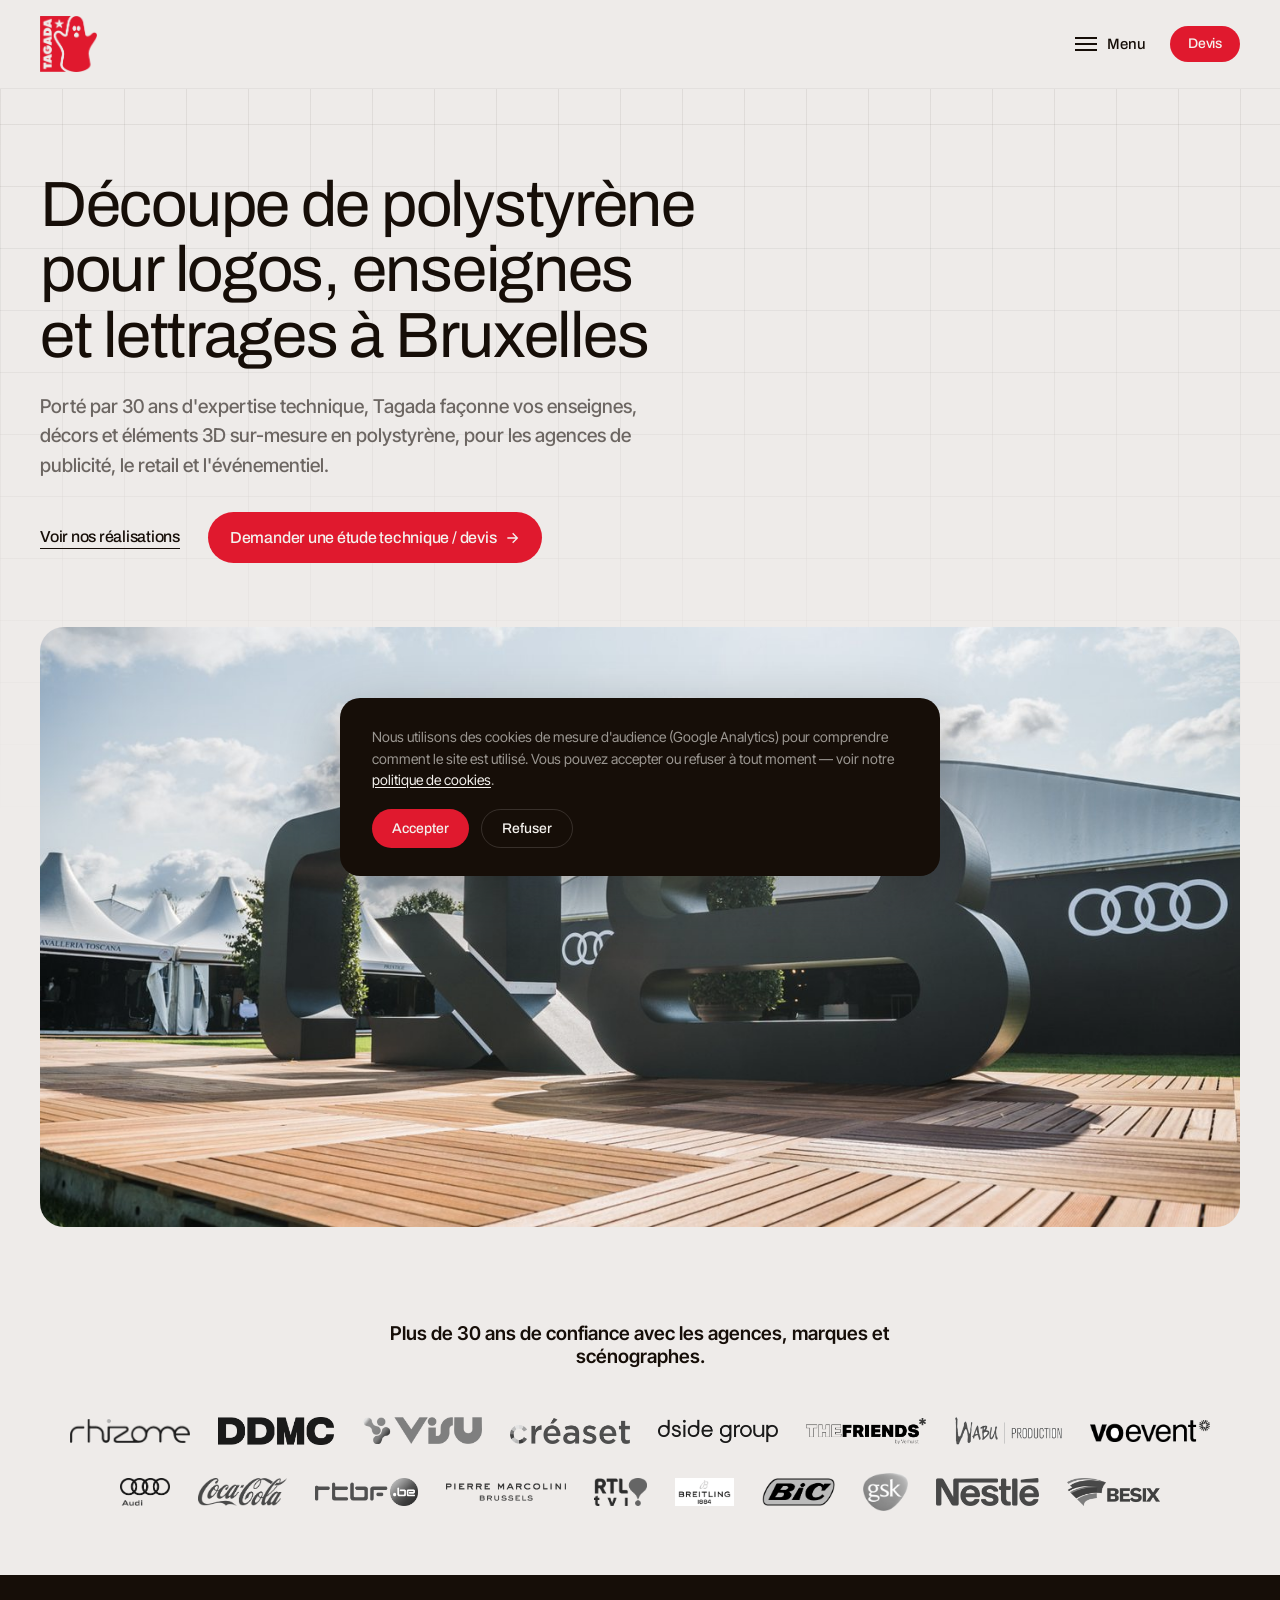
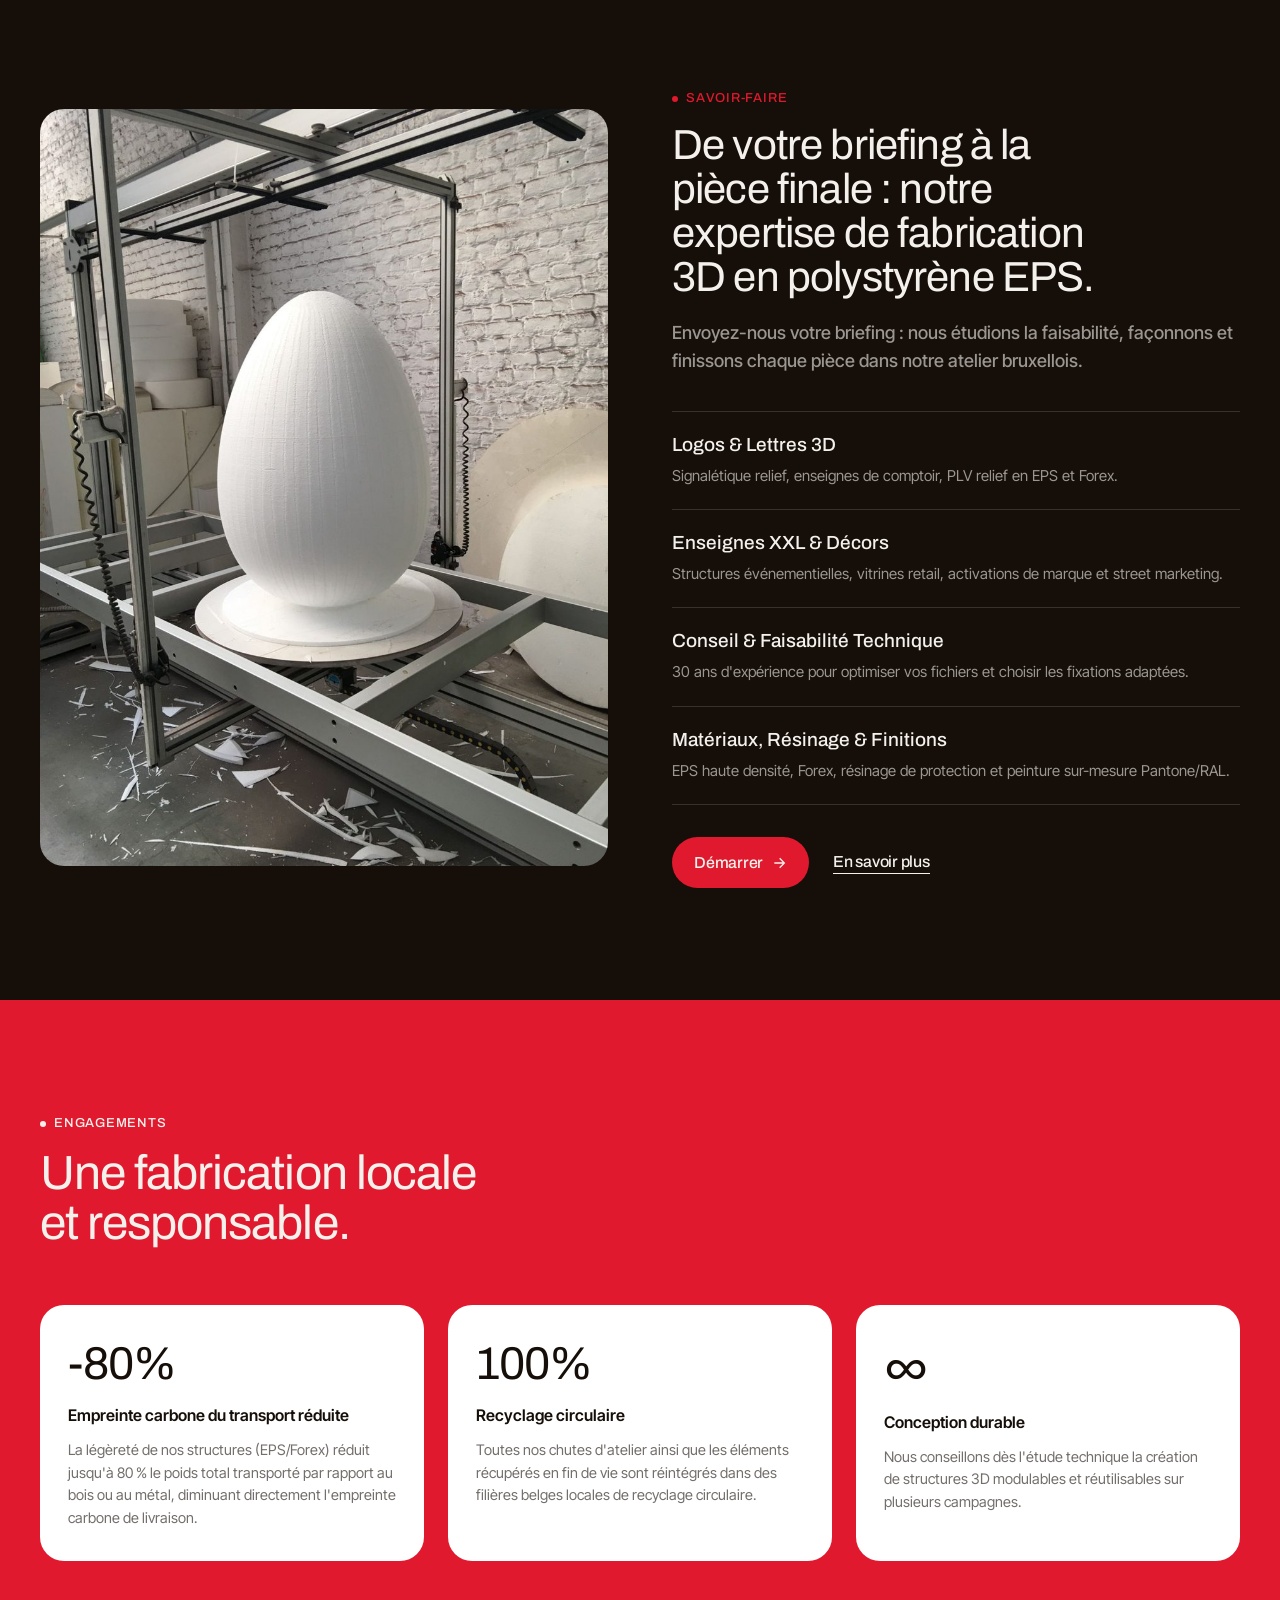
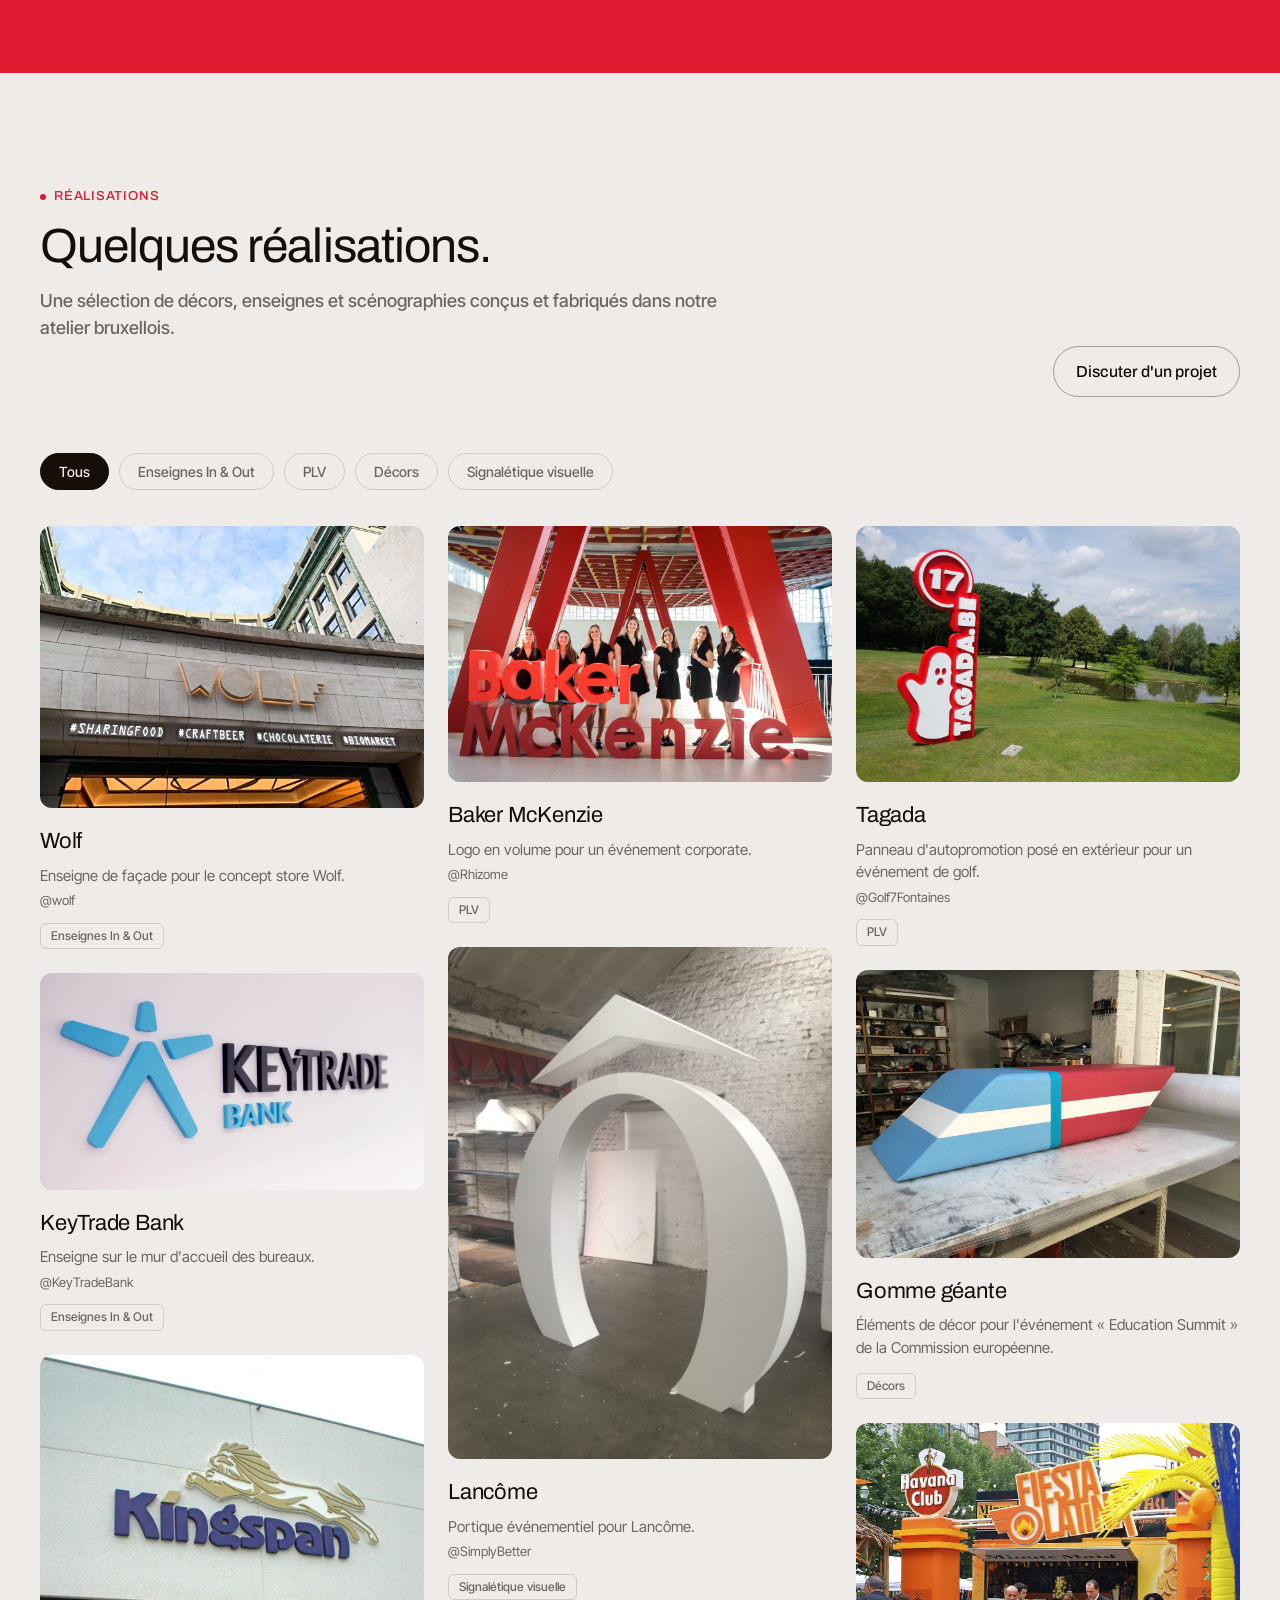
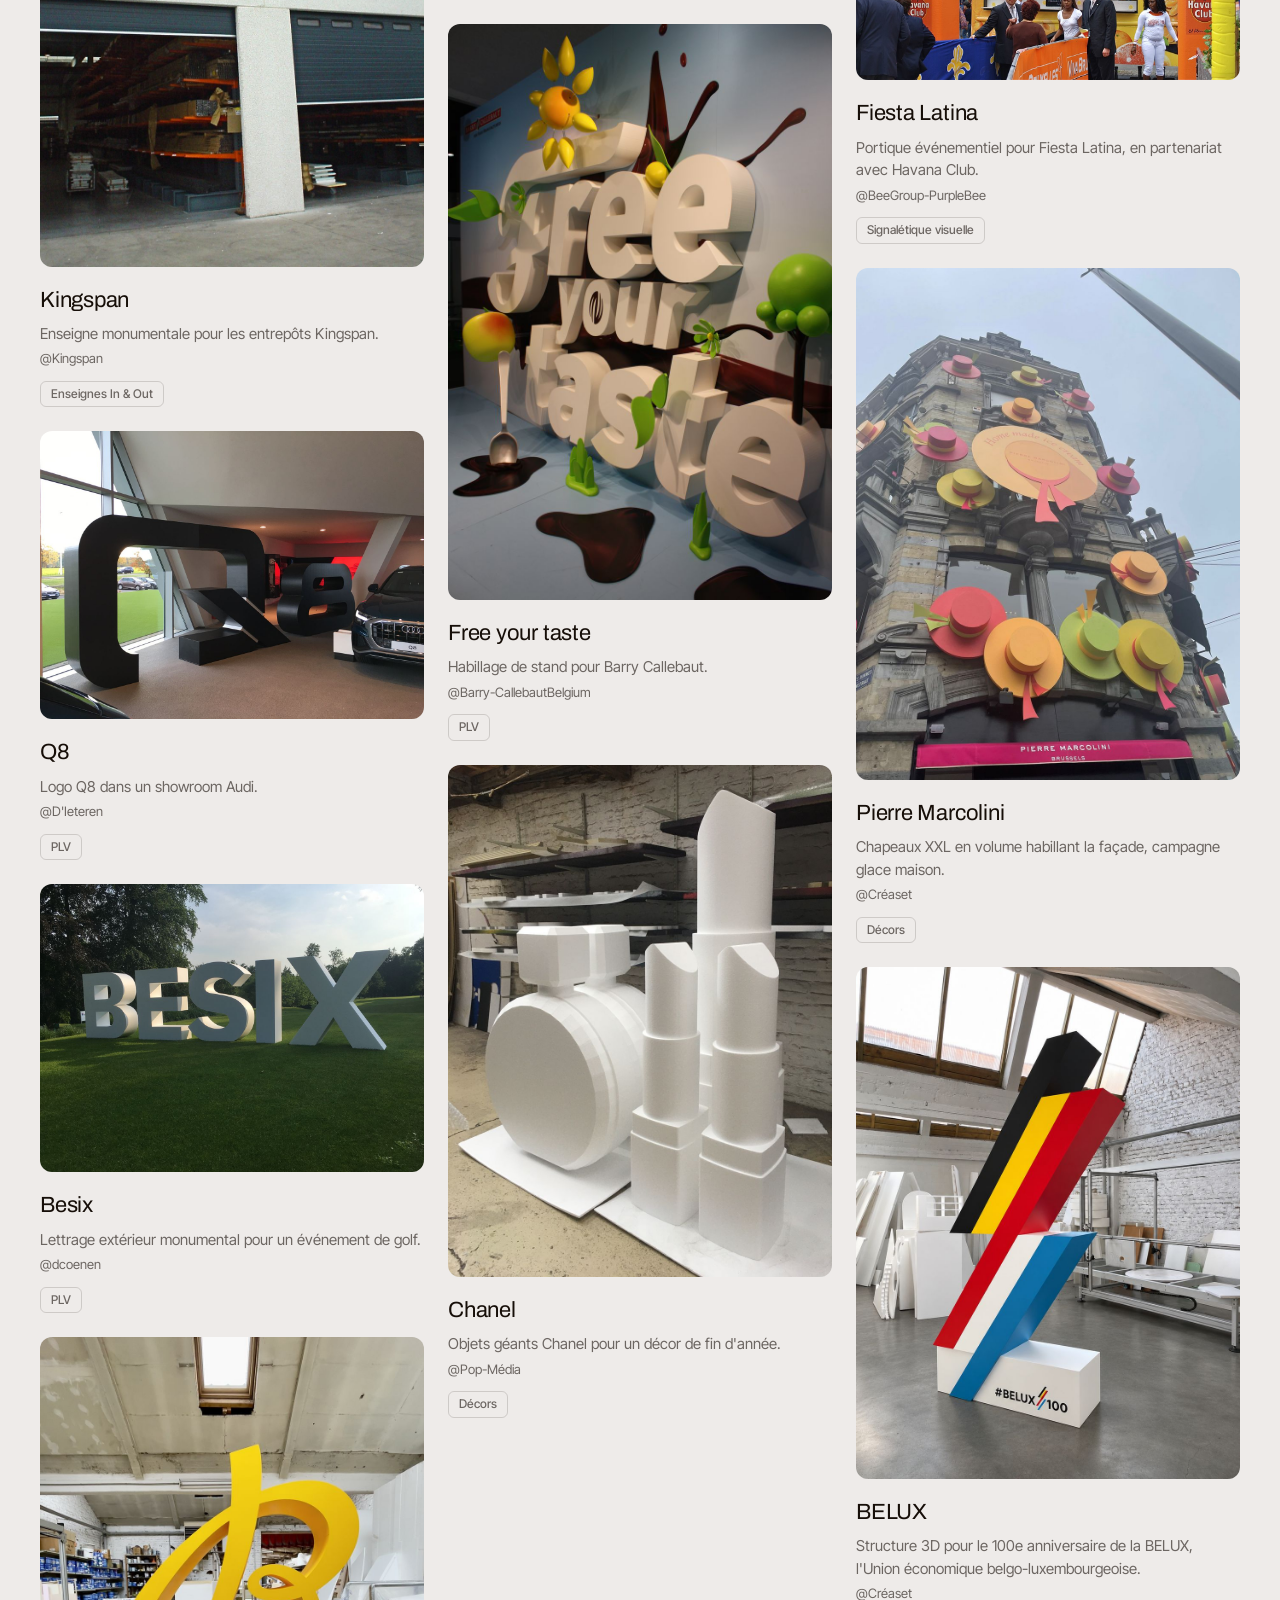
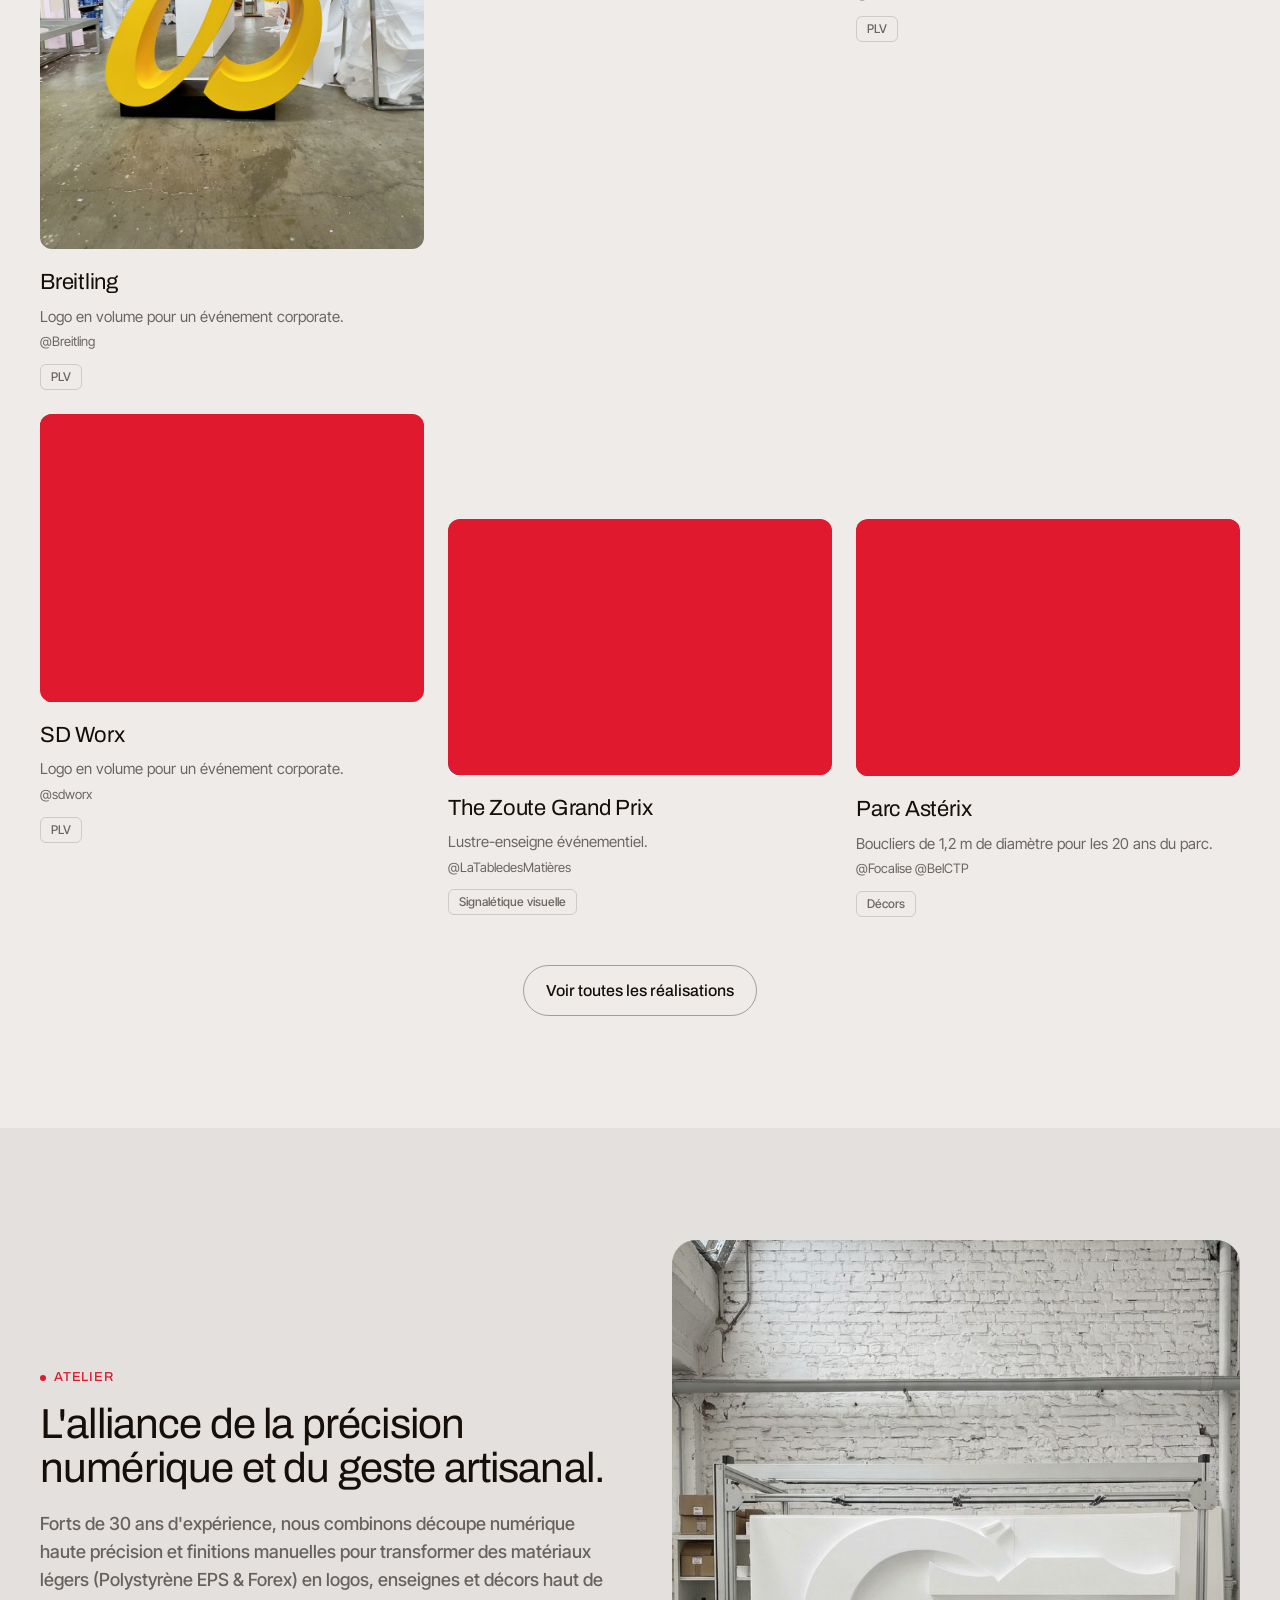
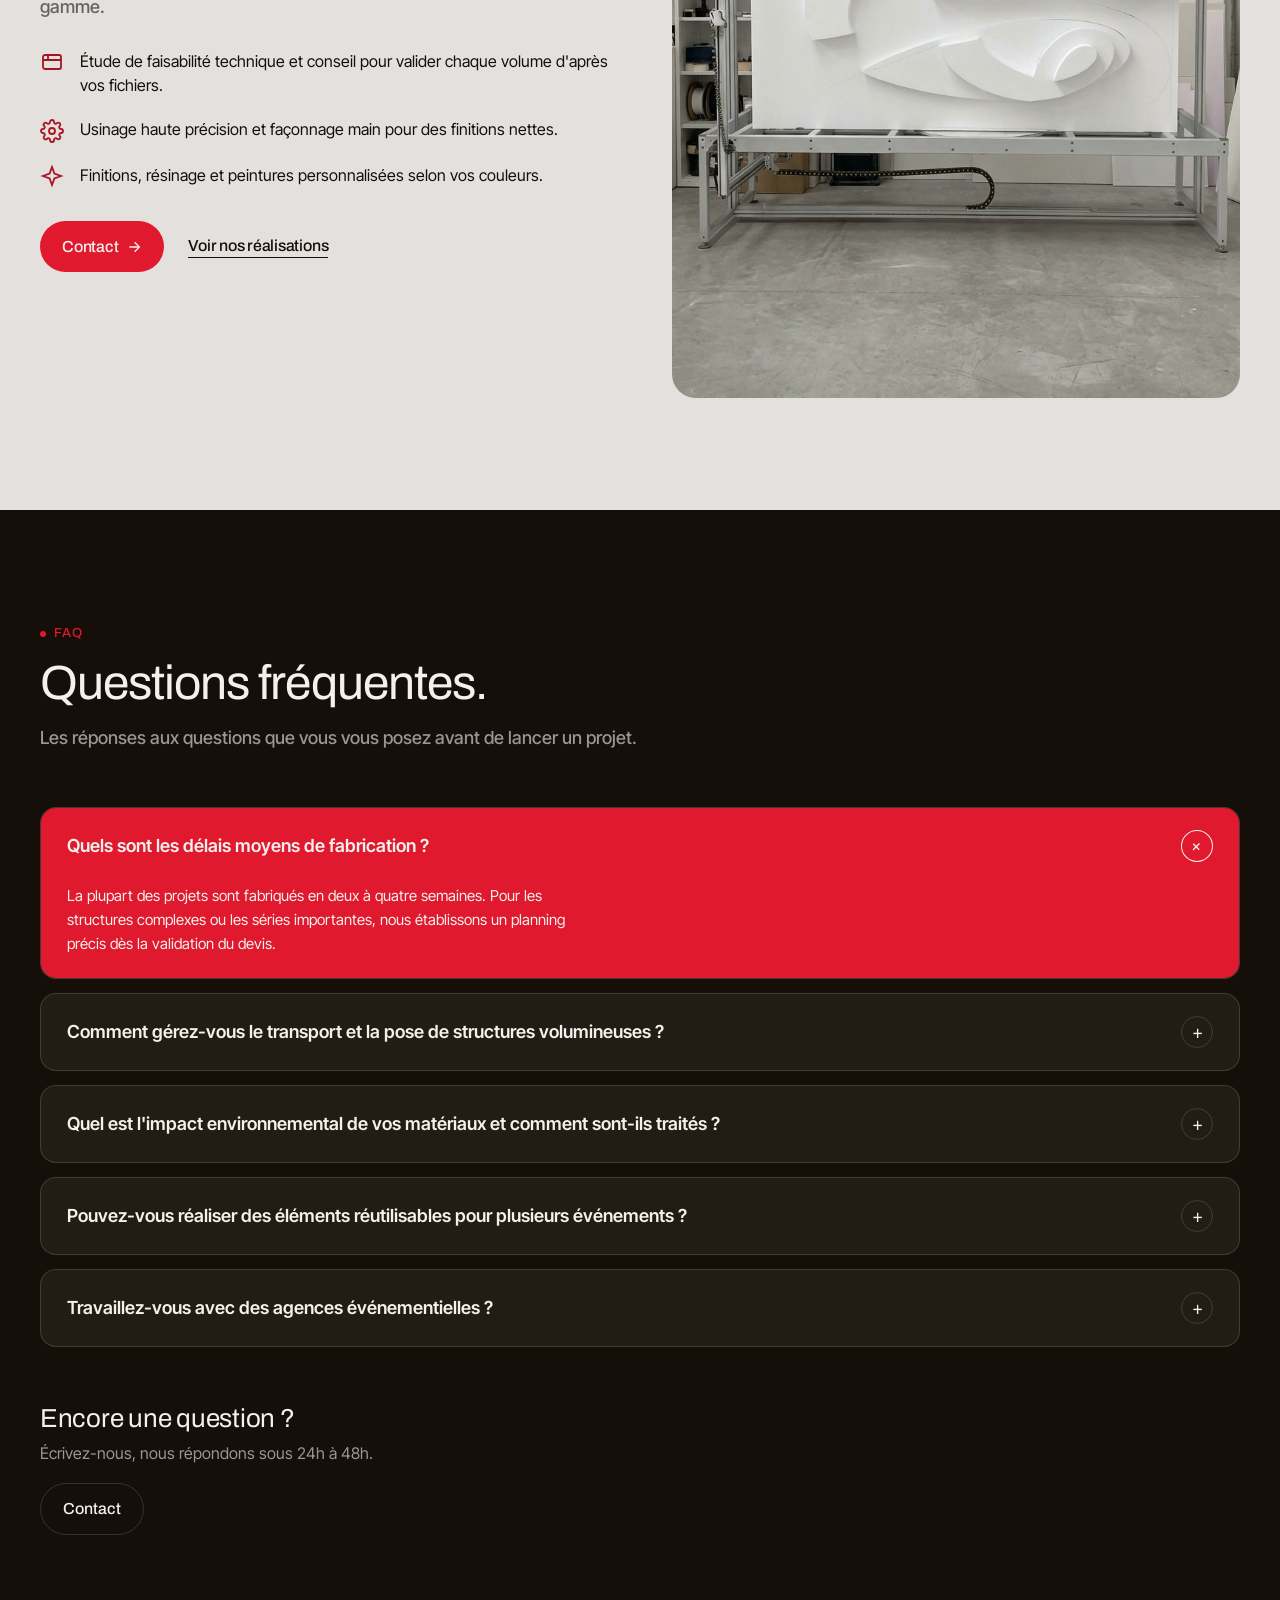
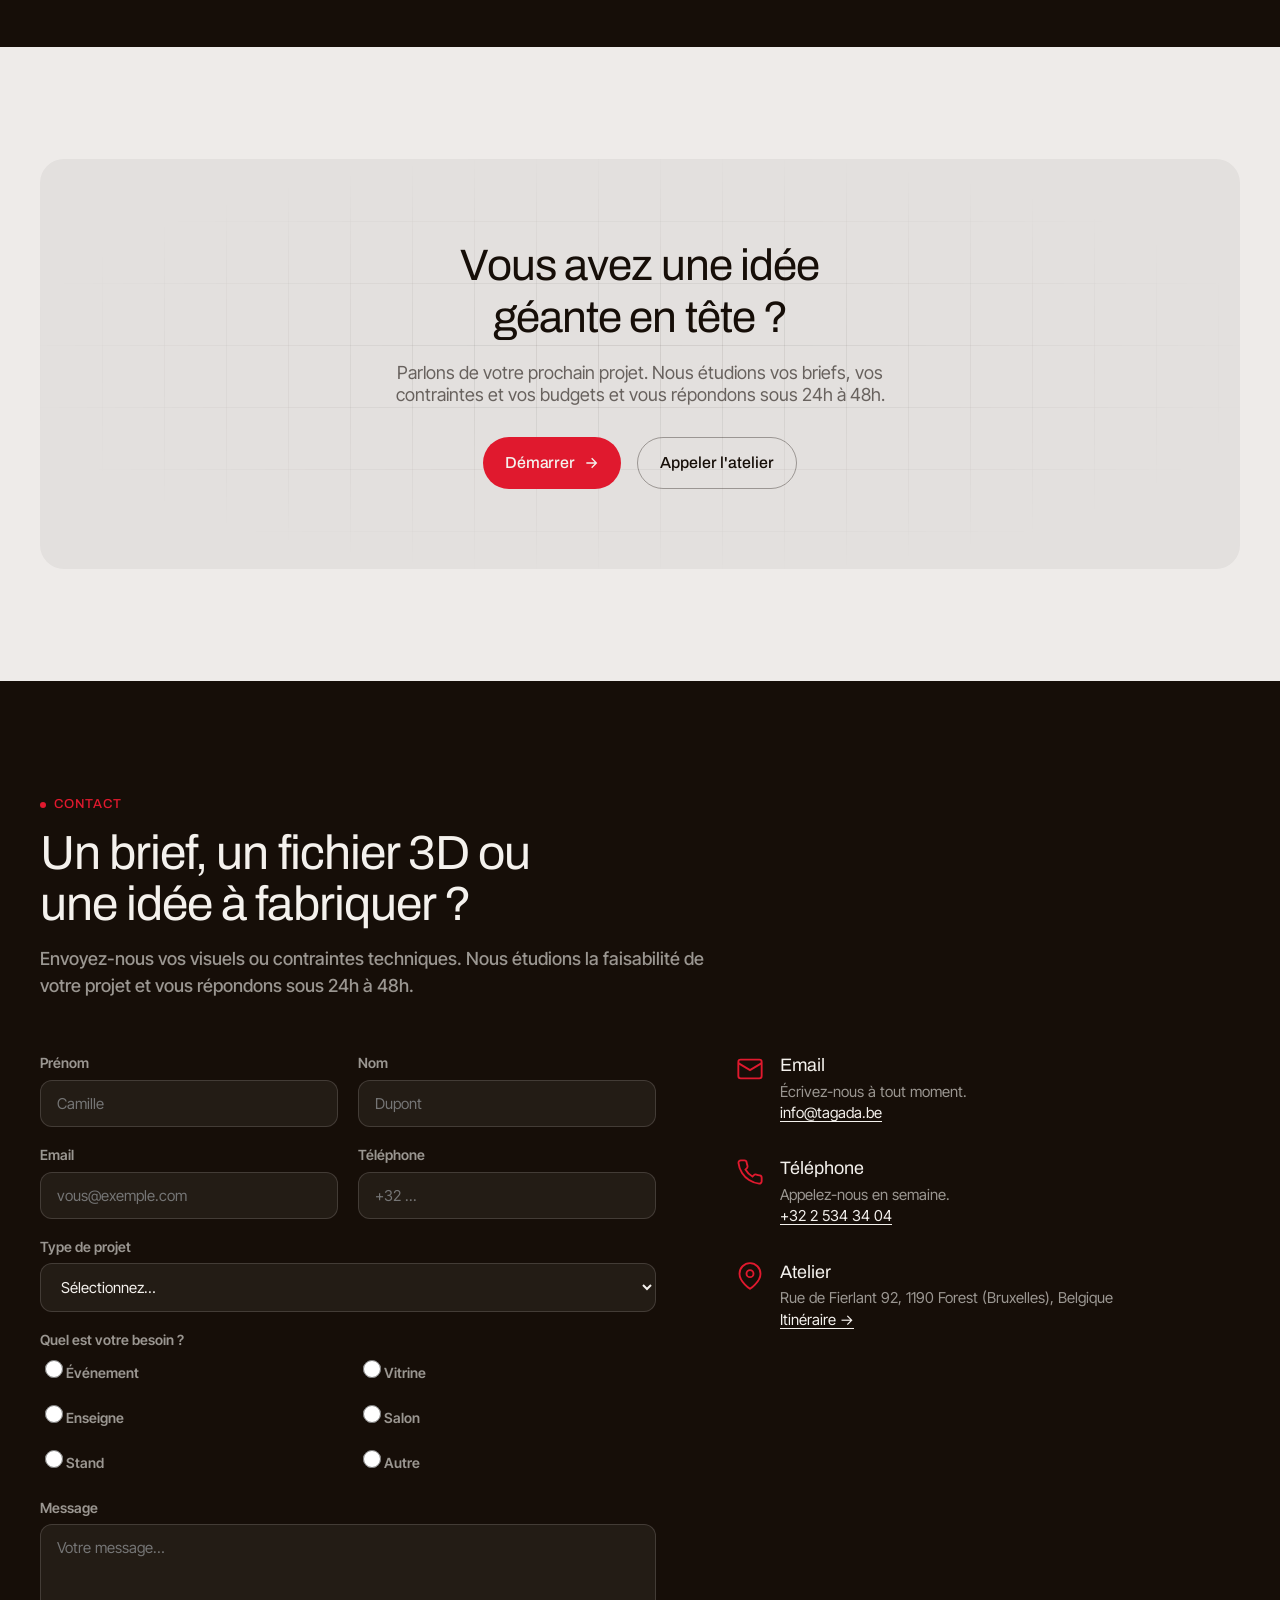
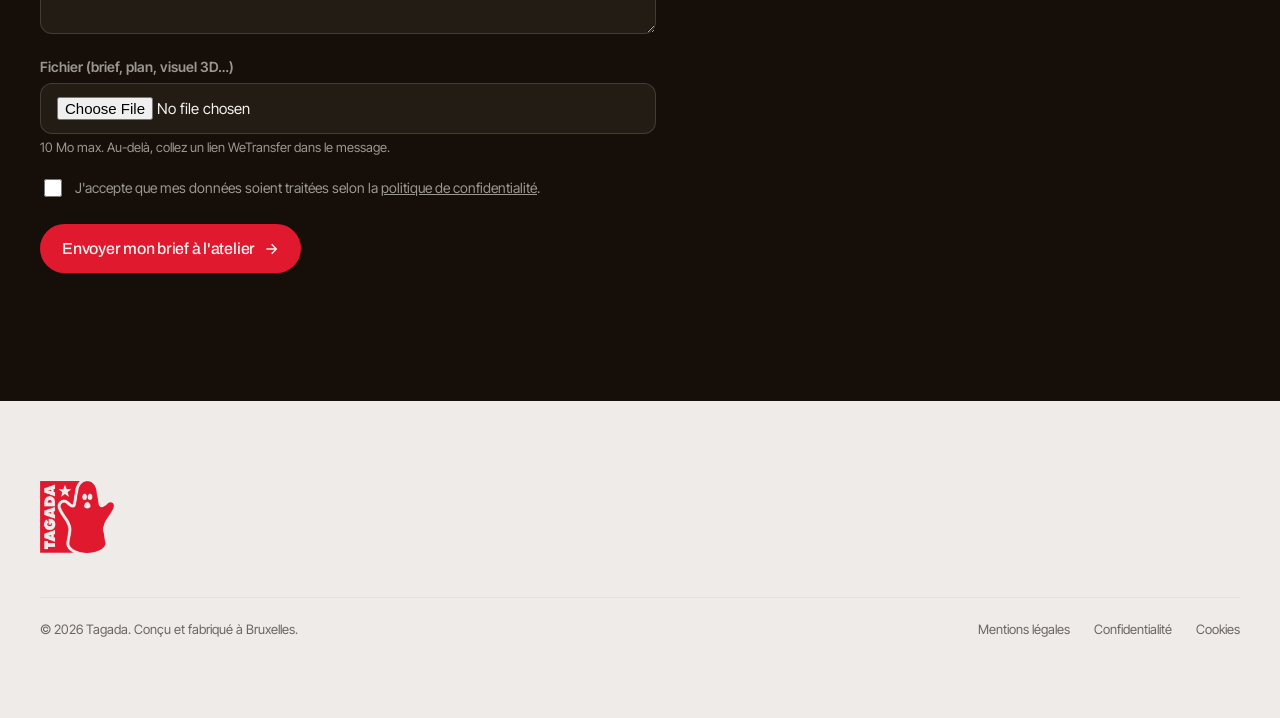
<file: index.html>
<!doctype html>
<html lang="fr">
<head>
<meta charset="utf-8">
<meta name="viewport" content="width=device-width, initial-scale=1">
<title>Découpe de polystyrène pour logos, enseignes et lettrages à Bruxelles — Tagada</title>
<meta name="description" content="Atelier de fabrication à Bruxelles : logos 3D, enseignes XXL et décors sur-mesure en EPS et Forex. 30 ans d'expertise pour agences, retail et événementiel.">
<link rel="canonical" href="https://tagada.be/">
<link rel="icon" type="image/x-icon" href="favicon.ico">
<link rel="icon" type="image/png" sizes="32x32" href="favicon-32.png">
<link rel="icon" type="image/png" sizes="16x16" href="favicon-16.png">
<link rel="apple-touch-icon" sizes="180x180" href="apple-touch-icon.png">
<link rel="manifest" href="site.webmanifest">
<meta name="theme-color" content="#E0192E">
<link rel="alternate" hreflang="fr" href="https://tagada.be/">
<link rel="alternate" hreflang="en" href="https://tagada.be/en/">
<link rel="alternate" hreflang="nl" href="https://tagada.be/nl/">
<link rel="alternate" hreflang="x-default" href="https://tagada.be/">
<meta property="og:type" content="website">
<meta property="og:site_name" content="Tagada">
<meta property="og:title" content="Découpe de polystyrène pour logos, enseignes et lettrages à Bruxelles — Tagada">
<meta property="og:description" content="Atelier de fabrication à Bruxelles : logos 3D, enseignes XXL et décors sur-mesure en EPS et Forex. 30 ans d'expertise pour agences, retail et événementiel.">
<meta property="og:url" content="https://tagada.be/">
<meta property="og:image" content="https://tagada.be/Images/og-image.jpg">
<meta property="og:image:width" content="1200">
<meta property="og:image:height" content="630">
<meta property="og:locale" content="fr_BE">
<meta name="twitter:card" content="summary_large_image">
<meta name="twitter:title" content="Découpe de polystyrène pour logos, enseignes et lettrages à Bruxelles — Tagada">
<meta name="twitter:description" content="Atelier de fabrication à Bruxelles : logos 3D, enseignes XXL et décors sur-mesure en EPS et Forex. 30 ans d'expertise pour agences, retail et événementiel.">
<meta name="twitter:image" content="https://tagada.be/Images/og-image.jpg">
<script type="application/ld+json">
{
  "@context": "https://schema.org",
  "@type": "LocalBusiness",
  "@id": "https://tagada.be/#business",
  "name": "Tagada",
  "legalName": "Tagada SRL",
  "description": "Atelier de fabrication de logos 3D, enseignes et décors sur-mesure en polystyrène EPS et Forex à Bruxelles. 30 ans d'expertise technique pour les agences, le retail et l'événementiel.",
  "url": "https://tagada.be/",
  "image": "https://tagada.be/Images/og-image.jpg",
  "telephone": "+32 2 534 34 04",
  "email": "info@tagada.be",
  "address": {
    "@type": "PostalAddress",
    "streetAddress": "Rue de Fierlant 92",
    "postalCode": "1190",
    "addressLocality": "Forest (Bruxelles)",
    "addressRegion": "Bruxelles-Capitale",
    "addressCountry": "BE"
  },
  "geo": {
    "@type": "GeoCoordinates",
    "latitude": 50.825411,
    "longitude": 4.3320691
  },
  "openingHoursSpecification": {
    "@type": "OpeningHoursSpecification",
    "dayOfWeek": ["Monday", "Tuesday", "Wednesday", "Thursday", "Friday"],
    "opens": "09:00",
    "closes": "17:30"
  },
  "areaServed": ["Belgique", "Bruxelles", "Nord de la France"],
  "logo": "https://tagada.be/Images/site/logo-tagada-red.png",
  "knowsAbout": [
    "Découpe de polystyrène EPS",
    "Découpe de Forex (PVC expansé)",
    "Logos et lettres 3D",
    "Enseignes",
    "PLV",
    "Décors événementiels",
    "Scénographie",
    "Résinage et peinture Pantone/RAL"
  ],
  "hasOfferCatalog": {
    "@type": "OfferCatalog",
    "name": "Prestations Tagada",
    "itemListElement": [
      {
        "@type": "Offer",
        "itemOffered": {
          "@type": "Service",
          "name": "Enseignes In & Out"
        }
      },
      {
        "@type": "Offer",
        "itemOffered": {
          "@type": "Service",
          "name": "PLV"
        }
      },
      {
        "@type": "Offer",
        "itemOffered": {
          "@type": "Service",
          "name": "Décors"
        }
      },
      {
        "@type": "Offer",
        "itemOffered": {
          "@type": "Service",
          "name": "Signalétique visuelle"
        }
      }
    ]
  }
}
</script>
<script type="application/ld+json">
{
  "@context": "https://schema.org",
  "@type": "FAQPage",
  "mainEntity": [
    {
      "@type": "Question",
      "name": "Quels sont les délais moyens de fabrication ?",
      "acceptedAnswer": {
        "@type": "Answer",
        "text": "La plupart des projets sont fabriqués en deux à quatre semaines. Pour les structures complexes ou les séries importantes, nous établissons un planning précis dès la validation du devis."
      }
    },
    {
      "@type": "Question",
      "name": "Comment gérez-vous le transport et la pose de structures volumineuses ?",
      "acceptedAnswer": {
        "@type": "Answer",
        "text": "Nous concevons chaque pièce pour être démontable et transportable facilement. Nous organisons la logistique et pouvons assurer la pose sur site avec nos équipes ou en coordination avec les vôtres."
      }
    },
    {
      "@type": "Question",
      "name": "Quel est l'impact environnemental de vos matériaux et comment sont-ils traités ?",
      "acceptedAnswer": {
        "@type": "Answer",
        "text": "Nos chutes et l'EPS sont recyclés à 100 % en filière locale circulaire. La légèreté de nos structures réduit aussi l'empreinte carbone du transport, un avantage concret pour vos événements."
      }
    },
    {
      "@type": "Question",
      "name": "Pouvez-vous réaliser des éléments réutilisables pour plusieurs événements ?",
      "acceptedAnswer": {
        "@type": "Answer",
        "text": "Oui. Nous concevons des structures modulaires et démontables pensées pour être réutilisées. Nous vous conseillons sur les matériaux et les finitions adaptés à une utilisation répétée."
      }
    },
    {
      "@type": "Question",
      "name": "Travaillez-vous avec des agences événementielles ?",
      "acceptedAnswer": {
        "@type": "Answer",
        "text": "Bien sûr. Nous collaborons régulièrement avec des agences, des scénographes et des responsables visual merchandising. Nous pouvons intervenir en sous-traitance ou en direct selon vos besoins."
      }
    }
  ]
}
</script>
<style>
@font-face { font-family:'Archivo'; font-weight:400; font-style:normal; font-display:swap; src:url('fonts/archivo-regular.ttf') format('truetype'); }
@font-face { font-family:'Archivo'; font-weight:500; font-style:normal; font-display:swap; src:url('fonts/archivo-medium.ttf') format('truetype'); }
@font-face { font-family:'Inter Tight'; font-weight:400; font-style:normal; font-display:swap; src:url('fonts/inter-tight-regular.ttf') format('truetype'); }
@font-face { font-family:'Inter Tight'; font-weight:500; font-style:normal; font-display:swap; src:url('fonts/inter-tight-medium.ttf') format('truetype'); }
@font-face { font-family:'Inter Tight'; font-weight:600; font-style:normal; font-display:swap; src:url('fonts/inter-tight-semibold.ttf') format('truetype'); }

:root{
  --bg: #EEEBE9;
  --surface: #FFFFFF;
  --gray: #E3E0DE;
  --ink: #160E08;
  --ink-60: rgba(22,14,8,.6);
  --ink-35: rgba(22,14,8,.35);
  --ink-15: rgba(22,14,8,.15);
  --line: #E3E0DE;
  --accent: #E0192E;
  --accent-deep: #A81323;
  --on-dark: #F4F1ED;
  --on-dark-60: rgba(244,241,237,.6);
  --on-dark-15: rgba(244,241,237,.15);
  --dark-surface: #221A12;
  --ease: cubic-bezier(.645,.045,.355,1);
  --radius-pill: 800px;
  --radius-lg: 24px;
  --radius-md: 12px;
  --font-display: 'Archivo', 'Arial Narrow', sans-serif;
  --font-body: 'Inter Tight', Arial, sans-serif;
}
*{ box-sizing:border-box; }
html{ scroll-behavior:smooth; }
body{ margin:0; background:var(--bg); color:var(--ink); font-family:var(--font-body); font-size:16px; line-height:1.2; -webkit-font-smoothing:antialiased; }
h1,h2,h3,h4,h5,h6{ margin:0; font-family:var(--font-display); font-weight:400; }
p{ margin:0; }
a{ color:inherit; text-decoration:none; }
img{ display:block; max-width:100%; }
button{ font-family:inherit; }
::selection{ background:#FFDCBF; }

.wrap{ max-width:1280px; margin:0 auto; padding:0 40px; }
section{ padding:112px 0; }
@media (max-width:900px){ section{ padding:72px 0; } .wrap{ padding:0 24px; } }

.eyebrow{ display:inline-flex; align-items:center; gap:8px; font-family:var(--font-display); font-weight:500; font-size:13px; letter-spacing:.06em; text-transform:uppercase; color:var(--accent); margin-bottom:16px; }
.eyebrow::before{ content:''; width:6px; height:6px; border-radius:50%; background:var(--accent); }
.eyebrow.on-dark{ color:var(--accent); }

.btn-primary{ display:inline-flex; align-items:center; gap:8px; background:var(--accent); color:var(--on-dark); font-family:var(--font-display); font-weight:500; font-size:16px; letter-spacing:-.015rem; border-radius:var(--radius-pill); padding:16px 22px; border:none; cursor:pointer; transition:background-color .4s var(--ease); }
.btn-primary:hover{ background:var(--accent-deep); }
.btn-primary svg{ width:16px; height:16px; }
.btn-secondary{ display:inline-flex; align-items:center; gap:8px; font-family:var(--font-display); font-weight:500; font-size:16px; letter-spacing:-.015rem; border-bottom:1px solid currentColor; padding-bottom:2px; transition:opacity .4s var(--ease); }
.btn-secondary:hover{ opacity:.6; }
.btn-outline{ display:inline-flex; align-items:center; gap:8px; border:1px solid var(--ink-35); color:var(--ink); font-family:var(--font-display); font-weight:500; font-size:16px; border-radius:var(--radius-pill); padding:15px 22px; transition:border-color .4s var(--ease), background-color .4s var(--ease); }
.btn-outline:hover{ border-color:var(--ink); }
.btn-outline.on-dark{ border-color:var(--on-dark-15); color:var(--on-dark); }
.btn-outline.on-dark:hover{ border-color:var(--on-dark); }

/* ---------- Navbar ---------- */
.navbar{ position:fixed; top:0; left:0; right:0; z-index:500; background:var(--bg); border-bottom:1px solid var(--line); transition:border-color .3s; }
.navbar-inner{ max-width:1280px; margin:0 auto; padding:16px 40px; display:flex; align-items:center; justify-content:space-between; }
.brand{ display:flex; align-items:center; gap:10px; font-family:var(--font-display); font-weight:500; font-size:20px; letter-spacing:-.02em; }
.brand .mark{ width:auto; height:56px; object-fit:contain; display:block; }
.nav-actions{ display:flex; align-items:center; gap:24px; }
.menu-trigger{ display:flex; align-items:center; gap:10px; background:none; border:none; cursor:pointer; font-family:var(--font-display); font-weight:500; font-size:15px; color:var(--ink); padding:0; }
.menu-trigger .bars{ width:22px; height:14px; position:relative; }
.menu-trigger .bars span{ position:absolute; left:0; width:100%; height:2px; background:var(--ink); transition:transform .3s var(--ease), opacity .3s var(--ease); }
.menu-trigger .bars span:nth-child(1){ top:0; }
.menu-trigger .bars span:nth-child(2){ top:6px; }
.menu-trigger .bars span:nth-child(3){ top:12px; }
.nav-actions .btn-primary{ padding:10px 18px; font-size:14px; }

/* ---------- Menu overlay (anchors) ---------- */
.menu-overlay{ position:fixed; inset:0; z-index:900; background:rgba(17,17,17,.5); backdrop-filter:blur(10px); -webkit-backdrop-filter:blur(10px);
  display:flex; align-items:center; justify-content:center; opacity:0; pointer-events:none; transition:opacity .4s var(--ease); }
.menu-overlay.is-open{ opacity:1; pointer-events:auto; }
.menu-panel{ text-align:center; transform:translateY(16px); transition:transform .5s var(--ease); }
.menu-overlay.is-open .menu-panel{ transform:translateY(0); }
.menu-close{ position:absolute; top:28px; right:40px; width:44px; height:44px; border-radius:50%; border:1px solid var(--on-dark-15); background:none; color:var(--on-dark); cursor:pointer; display:flex; align-items:center; justify-content:center; transition:border-color .3s; }
.menu-close:hover{ border-color:var(--on-dark); }
.menu-links{ display:flex; flex-direction:column; gap:6px; }
.menu-links a{ font-family:var(--font-display); font-weight:400; font-size:clamp(36px,6vw,64px); letter-spacing:-.02em; color:var(--on-dark); transition:opacity .3s; padding:6px 0; }
.menu-links a:hover{ opacity:.55; }
.menu-foot{ margin-top:40px; display:flex; gap:24px; justify-content:center; }
.menu-foot a{ font-family:var(--font-body); font-weight:500; font-size:14px; color:var(--on-dark-60); }
.menu-foot a:hover{ color:var(--on-dark); }
body.menu-open{ overflow:hidden; }

/* ---------- Hero ---------- */
.hero{ position:relative; padding-top:172px; padding-bottom:48px; background:var(--bg); overflow:hidden; }
.hero::before{ content:''; position:absolute; inset:0;
  background-image:
    repeating-linear-gradient(to right, rgba(22,14,8,.08) 0 1px, transparent 1px 62px),
    repeating-linear-gradient(to bottom, rgba(22,14,8,.08) 0 1px, transparent 1px 62px);
  -webkit-mask-image:linear-gradient(to bottom, black 0%, transparent 65%);
  mask-image:linear-gradient(to bottom, black 0%, transparent 65%);
}
.hero-inner{ position:relative; z-index:1; max-width:1280px; margin:0 auto; padding:0 40px; }
.hero h1{ font-size:clamp(36px, 5.2vw, 64px); line-height:1.02; letter-spacing:-.02em; color:var(--ink); text-wrap:balance; max-width:900px; }
.hero p{ margin-top:24px; font-size:19px; line-height:1.55; color:var(--ink-60); font-weight:500; max-width:640px; }
.hero-actions{ margin-top:32px; display:flex; align-items:center; gap:28px; flex-wrap:wrap; }
.video-panel{ position:relative; z-index:1; max-width:1280px; margin:64px auto 0; padding:0 40px; }
.video-frame{ position:relative; border-radius:var(--radius-lg); overflow:hidden; aspect-ratio:16/8; }
.video-frame img{ width:100%; height:100%; object-fit:cover; filter:saturate(.85); }
.video-frame .scrim{ position:absolute; inset:0; background:linear-gradient(180deg, rgba(10,6,3,.05) 0%, rgba(10,6,3,.6) 100%); opacity:0; transition:opacity .4s var(--ease); }
.video-frame .video-caption{ position:absolute; left:24px; bottom:20px; z-index:2; margin:0; font-family:var(--font-body); font-weight:500; font-size:14px; color:var(--on-dark); text-shadow:0 1px 4px rgba(0,0,0,.4); opacity:0; transition:opacity .4s var(--ease); }
.video-frame:hover .scrim, .video-frame:hover .video-caption{ opacity:1; }
@media (hover:none){ .video-frame .scrim, .video-frame .video-caption{ opacity:1; } }
@media (max-width:640px){ .video-frame{ aspect-ratio:4/5; } }

/* ---------- Intro (page-load) reveal — matches the reference's slideInBottom preset ---------- */
.reveal{ opacity:0; transform:translateY(40px); animation:reveal-in .9s cubic-bezier(.25,1,.5,1) forwards; }
.reveal-1{ animation-delay:.05s; }
.reveal-2{ animation-delay:.2s; }
.reveal-3{ animation-delay:.35s; }
.reveal-4{ animation-delay:.5s; }
@keyframes reveal-in{ to{ opacity:1; transform:translateY(0); } }
@media (prefers-reduced-motion: reduce){ .reveal{ animation:none; opacity:1; transform:none; } }

/* ---------- Scroll reveal (sitewide) — same slideInBottom language, IntersectionObserver-driven ---------- */
.reveal-io{ opacity:0; transform:translateY(38px); transition:opacity .9s cubic-bezier(.25,1,.5,1), transform .9s cubic-bezier(.25,1,.5,1); }
.reveal-io.is-visible{ opacity:1; transform:translateY(0); }
@media (prefers-reduced-motion: reduce){ .reveal-io{ opacity:1 !important; transform:none !important; transition:none !important; } }

/* ---------- Image curtain reveal — same mechanism as the accordion fill ---------- */
.curtain{ position:relative; overflow:hidden; }
.curtain .cur-fill{ position:absolute; left:0; right:0; bottom:0; top:auto; height:100%; background:var(--accent); transition:height 1.1s var(--ease); z-index:2; }
.curtain.is-revealed .cur-fill{ height:0%; }
@media (prefers-reduced-motion: reduce){ .curtain .cur-fill{ display:none; } }

/* ---------- Button icon slide — two stacked arrows swapping in a clipped window ---------- */
.icon-slide{ position:relative; width:16px; height:16px; overflow:hidden; display:inline-block; flex-shrink:0; }
.icon-slide svg{ position:absolute; top:0; left:0; width:16px; height:16px; transition:transform 1s var(--ease); }
.icon-slide .ic-a{ transform:translateX(0); }
.icon-slide .ic-b{ transform:translateX(-130%); }
.btn-primary:hover .icon-slide .ic-a{ transform:translateX(130%); }
.btn-primary:hover .icon-slide .ic-b{ transform:translateX(0); }

/* ---------- Navbar hide on scroll-down / reveal on scroll-up ---------- */
.navbar{ transition:transform .5s var(--ease), border-color .3s; }
.navbar.nav-hidden{ transform:translateY(-100%); }

/* ---------- Logo strip ---------- */
.logos-head{ text-align:center; font-family:var(--font-body); font-weight:600; font-size:19px; color:var(--ink); max-width:560px; margin:0 auto 48px; }
.logos-row{ display:flex; align-items:center; justify-content:center; gap:24px 28px; flex-wrap:wrap; }
.logos-row + .logos-row{ margin-top:28px; }
.logo-chip{ height:28px; width:auto; max-width:120px; object-fit:contain; display:block; filter:grayscale(1); opacity:.5; transition:filter .4s var(--ease), opacity .4s var(--ease); }
.logo-chip:hover{ filter:grayscale(0); opacity:1; }
.logo-chip.is-square{ height:38px; }

/* ---------- Dark section base ---------- */
.section-dark{ background:var(--ink); color:var(--on-dark); }
.section-gray{ background:var(--gray); }
.section-red{ background:var(--accent); color:var(--on-dark); }
.section-red .eyebrow{ color:var(--on-dark); }
.section-red .eyebrow::before{ background:var(--on-dark); }

/* ---------- Why / Tabs ---------- */
.why-grid{ display:grid; grid-template-columns:1fr 1fr; gap:64px; align-items:center; }
.why-media{ position:relative; border-radius:var(--radius-lg); overflow:hidden; aspect-ratio:3/4; }
.why-media img{ width:100%; height:100%; object-fit:cover; }
.why-h2{ font-size:clamp(30px,3.4vw,42px); line-height:1.05; letter-spacing:-.02em; text-wrap:balance; }
.why-text{ margin-top:20px; font-size:18px; line-height:1.55; color:var(--on-dark-60); font-weight:500; max-width:52ch; }
.why-list{ margin-top:36px; display:flex; flex-direction:column; }
.why-item{ padding:22px 0; border-top:1px solid var(--on-dark-15); }
.why-item:last-child{ border-bottom:1px solid var(--on-dark-15); }
.why-item h4{ font-family:var(--font-display); font-weight:500; font-size:19px; }
.why-item p{ margin-top:8px; font-size:15px; line-height:1.5; color:var(--on-dark-60); }
.why-actions{ margin-top:32px; display:flex; align-items:center; gap:24px; }

/* ---------- Portfolio ---------- */
.section-head{ max-width:680px; margin-bottom:56px; }
.section-head h2{ font-size:clamp(32px,4vw,48px); letter-spacing:-.02em; line-height:1.05; text-wrap:balance; }
.section-head p{ margin-top:16px; font-size:18px; line-height:1.5; color:var(--ink-60); font-weight:500; }
.section-head-row{ display:flex; justify-content:space-between; align-items:flex-end; gap:32px; flex-wrap:wrap; margin-bottom:56px; }

.portfolio-grid{ columns:3; column-gap:24px; }
@media (max-width:1000px){ .portfolio-grid{ columns:2; } }
@media (max-width:640px){ .portfolio-grid{ columns:1; } }
.p-card{ break-inside:avoid; margin-bottom:24px; }
/* Fade only: a transform inside CSS columns can paint a moving card in two places */
.p-card.reveal-io, .p-card.reveal-io.is-visible{ transform:none; transition:opacity .6s var(--ease); }
.p-card .frame{ position:relative; border-radius:var(--radius-md); overflow:hidden; }
.p-card .frame img{ width:100%; height:auto; display:block; transition:transform 1s var(--ease); }
.p-card:hover .frame img{ transform:scale(1.08); }
.p-card .body{ padding-top:20px; }
.p-card h3{ font-size:22px; letter-spacing:-.01em; }
.p-card .desc{ margin-top:10px; font-size:15px; line-height:1.5; color:var(--ink-60); }
.p-card .credit{ margin-top:6px; font-size:13px; color:var(--ink-60); }
.p-tags{ margin-top:14px; display:flex; gap:8px; flex-wrap:wrap; }
.p-tag{ font-family:var(--font-body); font-weight:500; font-size:12px; color:var(--ink-60); border:1px solid var(--ink-15); border-radius:6px; padding:5px 10px; }
.portfolio-more{ margin-top:48px; text-align:center; }

/* ---------- Atelier / list ---------- */
.atelier-grid{ display:grid; grid-template-columns:1fr 1fr; gap:64px; align-items:center; }
.atelier-media{ border-radius:var(--radius-lg); overflow:hidden; aspect-ratio:3/4; }
.atelier-media img{ width:100%; height:100%; object-fit:cover; }
.atelier-list{ margin-top:28px; display:flex; flex-direction:column; gap:20px; }
.atelier-item{ display:flex; gap:16px; align-items:flex-start; }
.atelier-item .ic{ width:24px; height:24px; flex-shrink:0; color:var(--accent-deep); margin-top:2px; }
.atelier-item p{ font-size:16px; line-height:1.5; }
.atelier-actions{ margin-top:32px; display:flex; align-items:center; gap:24px; }
@media (max-width:900px){ .why-grid, .atelier-grid{ grid-template-columns:1fr; } }

/* ---------- Accordion (FAQ) — matches design system curtain ---------- */
.accordion-list{ display:flex; flex-direction:column; gap:14px; }
.accordion2{ position:relative; background:rgba(244,241,237,.06); border:1px solid var(--on-dark-15); border-radius:16px; overflow:hidden; cursor:pointer; }
.accordion2 .fill{ position:absolute; left:0; top:0; width:100%; height:0%; background:var(--accent); transition:height .7s var(--ease); }
.accordion2 .fill.hover-fill{ z-index:1; }
.accordion2 .fill.open-fill{ z-index:2; }
.accordion2:hover .fill.hover-fill{ height:100%; }
.accordion2.is-active .fill.open-fill{ height:100%; }
.accordion2 .head{ position:relative; z-index:3; display:flex; gap:20px; align-items:center; padding:22px 26px; }
.accordion2 .head p{ flex:1; font-family:var(--font-body); font-weight:600; font-size:18px; color:var(--on-dark); transition:color .4s var(--ease); }
.accordion2.is-active .head p, .accordion2:hover .head p{ color:var(--on-dark); }
.accordion2 .icon{ width:32px; height:32px; border-radius:50%; border:1px solid var(--on-dark-15); display:flex; align-items:center; justify-content:center; font-family:var(--font-display); font-size:18px; line-height:1; color:var(--on-dark); transition:transform .7s var(--ease), color .4s var(--ease), border-color .4s var(--ease); flex-shrink:0; }
.accordion2.is-active .icon{ transform:rotate(45deg); }
.accordion2.is-active .icon, .accordion2:hover .icon{ color:var(--on-dark); border-color:var(--on-dark); }
.accordion2 .body{ position:relative; z-index:3; max-height:0; overflow:hidden; transition:max-height .7s var(--ease); }
.accordion2.is-active .body{ max-height:400px; }
.accordion2 .body p{ margin:0; padding:0 26px 22px; font-size:15px; line-height:1.6; max-width:64ch; color:var(--on-dark); }
.faq-more{ margin-top:56px; max-width:520px; }
.faq-more h3{ font-size:26px; letter-spacing:-.01em; }
.faq-more p{ margin-top:10px; font-size:16px; color:var(--on-dark-60); }
.faq-more .btn-outline{ margin-top:20px; }

/* ---------- CTA ---------- */
.cta-card{ position:relative; overflow:hidden; background:var(--gray); color:var(--ink); border-radius:var(--radius-lg); padding:80px 40px; text-align:center; }
.cta-card::before{ content:''; position:absolute; inset:0;
  background-image:
    repeating-linear-gradient(to right, rgba(22,14,8,.09) 0 1px, transparent 1px 62px),
    repeating-linear-gradient(to bottom, rgba(22,14,8,.09) 0 1px, transparent 1px 62px);
  -webkit-mask-image:radial-gradient(ellipse at center, black 0%, transparent 75%);
  mask-image:radial-gradient(ellipse at center, black 0%, transparent 75%);
}
.cta-card > *{ position:relative; z-index:1; }
.cta-card h2{ font-size:clamp(30px,4vw,44px); letter-spacing:-.02em; max-width:16ch; margin:0 auto; text-wrap:balance; }
.cta-card p{ margin-top:18px; font-size:18px; color:var(--ink-60); max-width:52ch; margin-left:auto; margin-right:auto; }
.cta-actions{ margin-top:32px; display:flex; gap:16px; justify-content:center; flex-wrap:wrap; }

/* ---------- Contact ---------- */
.contact-grid{ display:grid; grid-template-columns:1.1fr .9fr; gap:80px; }
.field{ margin-bottom:20px; }
.field label{ display:block; font-family:var(--font-body); font-weight:600; font-size:14px; margin-bottom:8px; color:var(--on-dark-60); }
.field input, .field select, .field textarea{ width:100%; background:rgba(244,241,237,.06); border:1px solid var(--on-dark-15); border-radius:var(--radius-md); padding:13px 16px; font-family:var(--font-body); font-size:15px; color:var(--on-dark); transition:border-color .3s var(--ease); }
.field input:focus, .field select:focus, .field textarea:focus{ outline:none; border-color:var(--accent); }
.field textarea{ resize:vertical; min-height:110px; }
.row2{ display:grid; grid-template-columns:1fr 1fr; gap:20px; }
.radios{ display:grid; grid-template-columns:1fr 1fr; gap:12px 20px; margin-top:8px; }
.radio-opt{ display:flex; align-items:center; gap:10px; font-size:15px; }
.radio-opt input{ width:18px; height:18px; accent-color:var(--accent); }
.check-opt{ display:flex; align-items:center; gap:10px; font-size:14px; color:var(--on-dark-60); margin:8px 0 24px; }
.form-hp{ position:absolute; left:-10000px; width:1px; height:1px; overflow:hidden; }
.file-hint{ margin-top:6px; font-size:13px; color:var(--on-dark-60); }
.form-status{ margin-top:16px; font-size:15px; line-height:1.5; }
.form-status.is-ok{ color:var(--on-dark); }
.form-status.is-error{ color:#ff8a8a; }
.check-opt input{ width:18px; height:18px; accent-color:var(--accent); }
.contact-info{ display:flex; flex-direction:column; gap:36px; }
.info-block{ display:flex; gap:16px; }
.info-block .ic{ width:28px; height:28px; color:var(--accent); flex-shrink:0; }
.info-block h4{ font-size:18px; margin-bottom:4px; }
.info-block p{ font-size:15px; color:var(--on-dark-60); line-height:1.5; }
.info-block a{ font-size:15px; text-decoration:underline; text-underline-offset:3px; }
@media (max-width:900px){ .contact-grid{ grid-template-columns:1fr; gap:48px; } .row2, .radios{ grid-template-columns:1fr; } }

/* ---------- Footer ---------- */
.footer-cols{ display:flex; gap:80px; flex-wrap:wrap; }
.footer-col{ min-width:160px; }
.footer-col h5{ font-family:var(--font-display); font-weight:500; font-size:14px; text-transform:uppercase; letter-spacing:.05em; color:var(--ink-60); margin-bottom:16px; }
.footer-col a{ display:block; font-size:15px; padding:8px 0; }
.footer-col a:hover{ color:var(--accent-deep); }
.footer-col a.social-link{ display:flex; align-items:center; gap:12px; }
.social-link .ic{ width:18px; height:18px; flex-shrink:0; }
.footer-brand{ display:inline-block; }
.footer-brand img{ height:72px; width:auto; display:block; }
.footer-credits{ margin-top:40px; padding-top:24px; border-top:1px solid var(--line); display:flex; justify-content:space-between; align-items:center; gap:20px; flex-wrap:wrap; font-size:13px; color:var(--ink-60); }
.footer-legal{ display:flex; gap:24px; }
@media (max-width:900px){ .footer-cols{ gap:40px; } }
/* ---------- Cookie consent ---------- */
.cookie-banner{ position:fixed; left:24px; right:24px; bottom:24px; z-index:950; max-width:600px; margin:0 auto;
  background:var(--ink); color:var(--on-dark); border-radius:20px; padding:28px 32px; box-shadow:0 20px 60px rgba(0,0,0,.3);
  transform:translateY(24px); opacity:0; pointer-events:none; transition:transform .5s var(--ease), opacity .5s var(--ease); }
.cookie-banner.is-shown{ transform:translateY(0); opacity:1; pointer-events:auto; }
.cookie-banner p{ font-size:14px; line-height:1.55; color:var(--on-dark-60); }
.cookie-banner a{ text-decoration:underline; color:var(--on-dark); text-underline-offset:2px; }
.cookie-actions{ margin-top:18px; display:flex; gap:12px; flex-wrap:wrap; }
.cookie-actions button{ font-family:var(--font-display); font-weight:500; font-size:14px; border-radius:var(--radius-pill); padding:11px 20px; cursor:pointer; transition:background-color .4s var(--ease), border-color .4s var(--ease); }
.cookie-actions .cb-accept{ background:var(--accent); color:var(--on-dark); border:none; }
.cookie-actions .cb-accept:hover{ background:var(--accent-deep); }
.cookie-actions .cb-reject{ background:none; color:var(--on-dark); border:1px solid var(--on-dark-15); }
.cookie-actions .cb-reject:hover{ border-color:var(--on-dark); }
@media (max-width:520px){ .cookie-banner{ left:12px; right:12px; bottom:12px; padding:22px; } }
/* ---------- RSE / engagements section ---------- */
.rse-grid{ margin-top:48px; display:grid; grid-template-columns:repeat(3,1fr); gap:24px; }
.rse-card{ background:var(--surface); border-radius:var(--radius-lg); padding:32px 28px; display:flex; flex-direction:column; gap:14px; }
.rse-card .stat{ font-family:var(--font-display); font-weight:400; font-size:46px; color:var(--ink); letter-spacing:-.02em; }
.rse-card .stat.stat-symbol{ font-size:62px; line-height:1; }
.rse-card h3{ font-family:var(--font-body); font-weight:600; font-size:16px; color:var(--ink); }
.rse-card p{ font-size:14.5px; line-height:1.55; color:var(--ink-60); }
@media (max-width:900px){ .rse-grid{ grid-template-columns:1fr; } }

/* ---------- Portfolio filters ---------- */
.portfolio-filters{ display:flex; gap:10px; flex-wrap:wrap; margin-bottom:36px; }
.filter-btn{ font-family:var(--font-body); font-weight:500; font-size:14px; color:var(--ink-60); background:none; border:1px solid var(--ink-15); border-radius:var(--radius-pill); padding:9px 18px; cursor:pointer; transition:border-color .3s var(--ease), color .3s var(--ease), background-color .3s var(--ease); }
.filter-btn:hover{ border-color:var(--ink-35); color:var(--ink); }
.filter-btn.is-active{ background:var(--ink); border-color:var(--ink); color:var(--bg); }
.p-card.is-hidden{ display:none; }
/* ---------- Portfolio mobile: compact 2-col grid, capped at PORTFOLIO_MOBILE_LIMIT pieces (see script) ---------- */
.portfolio-show-all{ display:none; }
@media (max-width:640px){
  .portfolio-grid{ columns:auto; display:grid; grid-template-columns:1fr 1fr; gap:20px 12px; }
  .p-card{ margin-bottom:0; }
  .p-card .frame img{ aspect-ratio:1/1; object-fit:cover; }
  .p-card .body{ padding-top:10px; }
  .p-card h3{ font-size:16px; }
  .p-card .desc, .p-card .credit, .p-card .p-tags{ display:none; }
  .portfolio-grid:not(.show-all) .p-card.is-extra{ display:none; }
  .portfolio-filters{ gap:8px; }
  .filter-btn{ padding:8px 14px; font-size:13px; }
  .portfolio-show-all{ display:block; margin-top:32px; text-align:center; }
  .portfolio-grid.show-all ~ .portfolio-show-all{ display:none; }
}
.menu-foot a.is-current{ color:var(--on-dark); text-decoration:underline; text-underline-offset:3px; }
</style>
</head>
<body>
<nav class="navbar">
  <div class="navbar-inner">
    <a class="brand" href="index.html"><img class="mark" src="Images/site/logo-tagada-red.png" alt="Tagada"></a>
    <div class="nav-actions">
      <button class="menu-trigger" onclick="toggleMenu(true)">
        <span class="bars"><span></span><span></span><span></span></span>
        Menu
      </button>
      <a href="#contact" class="btn-primary">Devis</a>
    </div>
  </div>
</nav>

<div class="menu-overlay" id="menuOverlay">
  <button class="menu-close" onclick="toggleMenu(false)" aria-label="Fermer le menu">
    <svg width="18" height="18" viewBox="0 0 24 24" fill="none" stroke="currentColor" stroke-width="2"><path d="M18 6L6 18M6 6l12 12"/></svg>
  </button>
  <div class="menu-panel">
    <div class="menu-links">
      <a href="#pourquoi" onclick="toggleMenu(false)">Savoir-faire</a>
      <a href="#rse" onclick="toggleMenu(false)">Engagements</a>
      <a href="#portfolio" onclick="toggleMenu(false)">Réalisations</a>
      <a href="#atelier" onclick="toggleMenu(false)">Atelier</a>
      <a href="#faq" onclick="toggleMenu(false)">FAQ</a>
      <a href="#contact" onclick="toggleMenu(false)">Contact</a>
    </div>
    <div class="menu-foot">
      <a href="mailto:info@tagada.be">info@tagada.be</a>
      <a href="tel:+3225343404">+32 2 534 34 04</a>
    </div>
    <div class="menu-foot" style="margin-top:16px;"><a href="https://tagada.be/" class="is-current">FR</a><a href="https://tagada.be/en/">EN</a><a href="https://tagada.be/nl/">NL</a></div>
  </div>
</div>

<header class="hero">
  <div class="hero-inner">
    <h1 class="reveal reveal-1">Découpe de polystyrène pour logos, enseignes et lettrages à Bruxelles</h1>
    <p class="reveal reveal-2">Porté par 30 ans d'expertise technique, Tagada façonne vos enseignes, décors et éléments 3D sur-mesure en polystyrène, pour les agences de publicité, le retail et l'événementiel.</p>
    <div class="hero-actions reveal reveal-3">
      <a href="#portfolio" class="btn-secondary">Voir nos réalisations</a>
      <a href="#contact" class="btn-primary">Demander une étude technique / devis
        <span class="icon-slide"><svg class="ic-a" viewBox="0 0 24 24" fill="none" stroke="currentColor" stroke-width="2"><path d="M5 12h14M13 5l7 7-7 7"/></svg><svg class="ic-b" viewBox="0 0 24 24" fill="none" stroke="currentColor" stroke-width="2"><path d="M5 12h14M13 5l7 7-7 7"/></svg></span>
      </a>
    </div>
  </div>
  <div class="video-panel reveal reveal-4">
    <!-- Panneau vidéo à la orange-template : remplacer l'image + bouton play par
         <video autoplay loop muted playsinline poster="...">
           <source src="showreel-tagada.mp4" type="video/mp4">
         </video>
         dès qu'un vrai showreel de l'atelier est disponible. -->
    <div class="video-frame">
      <img src="Images/site/hero-video-panel.jpg" alt="Volume Audi Q8 grandeur nature réalisé pour un événement">
      <div class="scrim"></div>
      <p class="video-caption">Logo Audi Q8 pour un événement hippique. @D'Ieteren</p>
    </div>
  </div>
</header>

<section id="logos" style="padding-top:48px; padding-bottom:64px;">
  <div class="wrap" data-reveal-group>
    <p class="logos-head reveal-io">Plus de 30 ans de confiance avec les agences, marques et scénographes.</p>
    <div class="logos-row">
      <a href="https://www.rhizome-solutions.be/fr/" target="_blank" rel="noopener noreferrer" aria-label="Rhizome">
        <img loading="lazy" class="logo-chip reveal-io" src="Images/site/logo-rhizome.png" alt="Rhizome">
      </a>
      <a href="https://www.ddmc.eu/" target="_blank" rel="noopener noreferrer" aria-label="DDMC">
        <img loading="lazy" class="logo-chip reveal-io" src="Images/site/logo-ddmc.png" alt="DDMC">
      </a>
      <a href="https://www.visu.be/" target="_blank" rel="noopener noreferrer" aria-label="Visu">
        <img loading="lazy" class="logo-chip reveal-io" src="Images/site/logo-visu-partner.png" alt="Visu">
      </a>
      <a href="https://www.creaset.com/" target="_blank" rel="noopener noreferrer" aria-label="Créaset">
        <img loading="lazy" class="logo-chip reveal-io" src="Images/site/logo-creaset.png" alt="Créaset">
      </a>
      <a href="https://dside.group/" target="_blank" rel="noopener noreferrer" aria-label="D-Side">
        <img loading="lazy" class="logo-chip reveal-io" src="Images/site/logo-dside.png" alt="D-Side">
      </a>
      <a href="https://www.thefriends.be/" target="_blank" rel="noopener noreferrer" aria-label="The Friends">
        <img loading="lazy" class="logo-chip reveal-io" src="Images/site/logo-the-friends.png" alt="The Friends">
      </a>
      <a href="https://www.wabu.be/" target="_blank" rel="noopener noreferrer" aria-label="Wabu Production">
        <img loading="lazy" class="logo-chip reveal-io" src="Images/site/logo-wabu.png" alt="Wabu Production">
      </a>
      <a href="https://www.vo-event.be/" target="_blank" rel="noopener noreferrer" aria-label="VO Event">
        <img loading="lazy" class="logo-chip reveal-io" src="Images/site/logo-vo-event.png" alt="VO Event">
      </a>
    </div>
    <div class="logos-row">
      <a href="https://www.audi.com/" target="_blank" rel="noopener noreferrer" aria-label="Audi">
        <img loading="lazy" class="logo-chip reveal-io" src="Images/site/logo-audi.png" alt="Audi">
      </a>
      <a href="https://www.coca-cola.com/" target="_blank" rel="noopener noreferrer" aria-label="Coca-Cola">
        <img loading="lazy" class="logo-chip reveal-io" src="Images/site/logo-coca-cola.png" alt="Coca-Cola">
      </a>
      <a href="https://www.rtbf.be/" target="_blank" rel="noopener noreferrer" aria-label="RTBF">
        <img loading="lazy" class="logo-chip reveal-io" src="Images/site/logo-rtbf.png" alt="RTBF">
      </a>
      <a href="https://www.marcolini.com/" target="_blank" rel="noopener noreferrer" aria-label="Pierre Marcolini">
        <img loading="lazy" class="logo-chip reveal-io" src="Images/site/logo-pierre-marcolini.png" alt="Pierre Marcolini">
      </a>
      <a href="https://www.rtl.be/" target="_blank" rel="noopener noreferrer" aria-label="RTL-TVI">
        <img loading="lazy" class="logo-chip reveal-io" src="Images/site/logo-rtl-tvi.png" alt="RTL-TVI">
      </a>
      <a href="https://www.breitling.com/" target="_blank" rel="noopener noreferrer" aria-label="Breitling">
        <img loading="lazy" class="logo-chip reveal-io" src="Images/site/logo-breitling.png" alt="Breitling">
      </a>
      <a href="https://www.bic.com/" target="_blank" rel="noopener noreferrer" aria-label="Bic">
        <img loading="lazy" class="logo-chip reveal-io" src="Images/site/logo-bic.png" alt="Bic">
      </a>
      <a href="https://www.gsk.com/" target="_blank" rel="noopener noreferrer" aria-label="GSK">
        <img loading="lazy" class="logo-chip is-square reveal-io" src="Images/site/logo-gsk.png" alt="GSK">
      </a>
      <a href="https://www.nestle.be/" target="_blank" rel="noopener noreferrer" aria-label="Nestlé">
        <img loading="lazy" class="logo-chip reveal-io" src="Images/site/logo-nestle.png" alt="Nestlé">
      </a>
      <a href="https://www.besix.com/" target="_blank" rel="noopener noreferrer" aria-label="Besix">
        <img loading="lazy" class="logo-chip reveal-io" src="Images/site/logo-besix.png" alt="Besix">
      </a>
    </div>
  </div>
</section>

<section class="section-dark" id="pourquoi">
  <div class="wrap">
    <div class="why-grid">
      <div class="why-media curtain reveal-io" data-reveal-group><img loading="lazy" src="Images/site/savoir-faire-oeuf-decoupe.jpg" alt="Œuf géant en polystyrène sur la machine de découpe à fil chaud, dans l'atelier"><div class="cur-fill"></div></div>
      <div data-reveal-group>
        <div class="eyebrow on-dark reveal-io">Savoir-faire</div>
        <h2 class="why-h2 reveal-io">De votre briefing à la pièce finale&nbsp;: notre expertise de fabrication 3D en polystyrène EPS.</h2>
        <p class="why-text reveal-io">Envoyez-nous votre briefing&nbsp;: nous étudions la faisabilité, façonnons et finissons chaque pièce dans notre atelier bruxellois.</p>
        <div class="why-list">
          <div class="why-item reveal-io">
            <h4>Logos &amp; Lettres 3D</h4>
            <p>Signalétique relief, enseignes de comptoir, PLV relief en EPS et Forex.</p>
          </div>
          <div class="why-item reveal-io">
            <h4>Enseignes XXL &amp; Décors</h4>
            <p>Structures événementielles, vitrines retail, activations de marque et street marketing.</p>
          </div>
          <div class="why-item reveal-io">
            <h4>Conseil &amp; Faisabilité Technique</h4>
            <p>30 ans d'expérience pour optimiser vos fichiers et choisir les fixations adaptées.</p>
          </div>
          <div class="why-item reveal-io">
            <h4>Matériaux, Résinage &amp; Finitions</h4>
            <p>EPS haute densité, Forex, résinage de protection et peinture sur-mesure Pantone/RAL.</p>
          </div>
        </div>
        <div class="why-actions reveal-io">
          <a href="#contact" class="btn-primary">Démarrer
            <span class="icon-slide"><svg class="ic-a" viewBox="0 0 24 24" fill="none" stroke="currentColor" stroke-width="2"><path d="M5 12h14M13 5l7 7-7 7"/></svg><svg class="ic-b" viewBox="0 0 24 24" fill="none" stroke="currentColor" stroke-width="2"><path d="M5 12h14M13 5l7 7-7 7"/></svg></span>
          </a>
          <a href="#atelier" class="btn-secondary">En savoir plus</a>
        </div>
      </div>
    </div>
  </div>
</section>

<section class="section-red" id="rse">
  <div class="wrap">
    <div class="section-head" data-reveal-group>
      <div class="eyebrow reveal-io">Engagements</div>
      <h2 class="reveal-io">Une fabrication locale et responsable.</h2>
    </div>
    <div class="rse-grid" data-reveal-group>
      <div class="rse-card reveal-io">
        <span class="stat">-80%</span>
        <h3>Empreinte carbone du transport réduite</h3>
        <p>La légèreté de nos structures (EPS/Forex) réduit jusqu'à 80&nbsp;% le poids total transporté par rapport au bois ou au métal, diminuant directement l'empreinte carbone de livraison.</p>
      </div>
      <div class="rse-card reveal-io">
        <span class="stat">100%</span>
        <h3>Recyclage circulaire</h3>
        <p>Toutes nos chutes d'atelier ainsi que les éléments récupérés en fin de vie sont réintégrés dans des filières belges locales de recyclage circulaire.</p>
      </div>
      <div class="rse-card reveal-io">
        <span class="stat stat-symbol">&#8734;</span>
        <h3>Conception durable</h3>
        <p>Nous conseillons dès l'étude technique la création de structures 3D modulables et réutilisables sur plusieurs campagnes.</p>
      </div>
    </div>
  </div>
</section>

<section id="portfolio">
  <div class="wrap">
    <div class="section-head-row" data-reveal-group>
      <div class="section-head">
        <div class="eyebrow reveal-io">Réalisations</div>
        <h2 class="reveal-io">Quelques réalisations.</h2>
        <p class="reveal-io">Une sélection de décors, enseignes et scénographies conçus et fabriqués dans notre atelier bruxellois.</p>
      </div>
      <a href="#contact" class="btn-outline reveal-io">Discuter d'un projet</a>
    </div>
    <div class="portfolio-filters reveal-io" data-reveal-group>
      <button class="filter-btn is-active" onclick="filterPortfolio('all', this)" type="button">Tous</button>
      <button class="filter-btn" onclick="filterPortfolio('enseignes', this)" type="button">Enseignes In &amp; Out</button>
      <button class="filter-btn" onclick="filterPortfolio('plv', this)" type="button">PLV</button>
      <button class="filter-btn" onclick="filterPortfolio('decor', this)" type="button">Décors</button>
      <button class="filter-btn" onclick="filterPortfolio('signaletique', this)" type="button">Signalétique visuelle</button>
    </div>
    <div class="portfolio-grid">
      <div class="p-card reveal-io" data-cat="enseignes">
        <div class="frame curtain">
          <img loading="lazy" width="1200" height="882" src="Images/site/realisations/08-wolf.jpg" alt="Wolf — Enseigne de façade pour le concept store Wolf.">
          <div class="cur-fill"></div>
        </div>
        <div class="body">
          <h3>Wolf</h3>
          <p class="desc">Enseigne de façade pour le concept store Wolf.</p>
          <p class="credit">@wolf</p>
          <div class="p-tags"><span class="p-tag">Enseignes In &amp; Out</span></div>
        </div>
      </div>
      <div class="p-card reveal-io" data-cat="enseignes">
        <div class="frame curtain">
          <img loading="lazy" width="1200" height="676" src="Images/site/realisations/01-keytrade-bank.jpg" alt="KeyTrade Bank — Enseigne sur le mur d&#x27;accueil des bureaux.">
          <div class="cur-fill"></div>
        </div>
        <div class="body">
          <h3>KeyTrade Bank</h3>
          <p class="desc">Enseigne sur le mur d&#x27;accueil des bureaux.</p>
          <p class="credit">@KeyTradeBank</p>
          <div class="p-tags"><span class="p-tag">Enseignes In &amp; Out</span></div>
        </div>
      </div>
      <div class="p-card reveal-io" data-cat="enseignes">
        <div class="frame curtain">
          <img loading="lazy" width="900" height="1200" src="Images/site/realisations/04-kingspan.jpg" alt="Kingspan — Enseigne monumentale pour les entrepôts Kingspan.">
          <div class="cur-fill"></div>
        </div>
        <div class="body">
          <h3>Kingspan</h3>
          <p class="desc">Enseigne monumentale pour les entrepôts Kingspan.</p>
          <p class="credit">@Kingspan</p>
          <div class="p-tags"><span class="p-tag">Enseignes In &amp; Out</span></div>
        </div>
      </div>
      <div class="p-card reveal-io" data-cat="plv">
        <div class="frame curtain">
          <img loading="lazy" width="1200" height="900" src="Images/site/realisations/20-q8.jpg" alt="Q8 — Logo Q8 dans un showroom Audi.">
          <div class="cur-fill"></div>
        </div>
        <div class="body">
          <h3>Q8</h3>
          <p class="desc">Logo Q8 dans un showroom Audi.</p>
          <p class="credit">@D&#x27;Ieteren</p>
          <div class="p-tags"><span class="p-tag">PLV</span></div>
        </div>
      </div>
      <div class="p-card reveal-io" data-cat="plv">
        <div class="frame curtain">
          <img loading="lazy" width="1200" height="900" src="Images/site/realisations/14-besix.jpg" alt="Besix — Lettrage extérieur monumental pour un événement de golf.">
          <div class="cur-fill"></div>
        </div>
        <div class="body">
          <h3>Besix</h3>
          <p class="desc">Lettrage extérieur monumental pour un événement de golf.</p>
          <p class="credit">@dcoenen</p>
          <div class="p-tags"><span class="p-tag">PLV</span></div>
        </div>
      </div>
      <div class="p-card reveal-io" data-cat="plv">
        <div class="frame curtain">
          <img loading="lazy" width="900" height="1200" src="Images/site/realisations/12-breitling.jpg" alt="Breitling — Logo en volume pour un événement corporate.">
          <div class="cur-fill"></div>
        </div>
        <div class="body">
          <h3>Breitling</h3>
          <p class="desc">Logo en volume pour un événement corporate.</p>
          <p class="credit">@Breitling</p>
          <div class="p-tags"><span class="p-tag">PLV</span></div>
        </div>
      </div>
      <div class="p-card reveal-io" data-cat="plv">
        <div class="frame curtain">
          <img loading="lazy" width="1200" height="900" src="Images/site/realisations/15-sd-worx.jpg" alt="SD Worx — Logo en volume pour un événement corporate.">
          <div class="cur-fill"></div>
        </div>
        <div class="body">
          <h3>SD Worx</h3>
          <p class="desc">Logo en volume pour un événement corporate.</p>
          <p class="credit">@sdworx</p>
          <div class="p-tags"><span class="p-tag">PLV</span></div>
        </div>
      </div>
      <div class="p-card reveal-io" data-cat="plv">
        <div class="frame curtain">
          <img loading="lazy" width="1200" height="800" src="Images/site/realisations/33-baker-mckenzie.jpg" alt="Baker McKenzie — Logo en volume pour un événement corporate.">
          <div class="cur-fill"></div>
        </div>
        <div class="body">
          <h3>Baker McKenzie</h3>
          <p class="desc">Logo en volume pour un événement corporate.</p>
          <p class="credit">@Rhizome</p>
          <div class="p-tags"><span class="p-tag">PLV</span></div>
        </div>
      </div>
      <div class="p-card reveal-io" data-cat="signaletique">
        <div class="frame curtain">
          <img loading="lazy" width="900" height="1200" src="Images/site/realisations/70-lancome.jpg" alt="Lancôme — Portique événementiel pour Lancôme.">
          <div class="cur-fill"></div>
        </div>
        <div class="body">
          <h3>Lancôme</h3>
          <p class="desc">Portique événementiel pour Lancôme.</p>
          <p class="credit">@SimplyBetter</p>
          <div class="p-tags"><span class="p-tag">Signalétique visuelle</span></div>
        </div>
      </div>
      <div class="p-card reveal-io" data-cat="plv">
        <div class="frame curtain">
          <img loading="lazy" width="800" height="1200" src="Images/site/realisations/38-free-your-taste.jpg" alt="Free your taste — Habillage de stand pour Barry Callebaut.">
          <div class="cur-fill"></div>
        </div>
        <div class="body">
          <h3>Free your taste</h3>
          <p class="desc">Habillage de stand pour Barry Callebaut.</p>
          <p class="credit">@Barry-CallebautBelgium</p>
          <div class="p-tags"><span class="p-tag">PLV</span></div>
        </div>
      </div>
      <div class="p-card reveal-io" data-cat="decor">
        <div class="frame curtain">
          <img loading="lazy" width="900" height="1200" src="Images/site/realisations/51-chanel.jpg" alt="Chanel — Objets géants Chanel pour un décor de fin d&#x27;année.">
          <div class="cur-fill"></div>
        </div>
        <div class="body">
          <h3>Chanel</h3>
          <p class="desc">Objets géants Chanel pour un décor de fin d&#x27;année.</p>
          <p class="credit">@Pop-Média</p>
          <div class="p-tags"><span class="p-tag">Décors</span></div>
        </div>
      </div>
      <div class="p-card reveal-io" data-cat="plv">
        <div class="frame curtain">
          <img loading="lazy" width="900" height="1200" src="Images/site/realisations/37-bic.jpg" alt="Bic — Briquet monumental pour un événement corporate.">
          <div class="cur-fill"></div>
        </div>
        <div class="body">
          <h3>Bic</h3>
          <p class="desc">Briquet monumental pour un événement corporate.</p>
          <p class="credit">@BIC</p>
          <div class="p-tags"><span class="p-tag">PLV</span></div>
        </div>
      </div>
      <div class="p-card reveal-io" data-cat="signaletique">
        <div class="frame curtain">
          <img loading="lazy" width="1200" height="800" src="Images/site/realisations/76-the-zoute-grand-prix.jpg" alt="The Zoute Grand Prix — Lustre-enseigne événementiel.">
          <div class="cur-fill"></div>
        </div>
        <div class="body">
          <h3>The Zoute Grand Prix</h3>
          <p class="desc">Lustre-enseigne événementiel.</p>
          <p class="credit">@LaTabledesMatières</p>
          <div class="p-tags"><span class="p-tag">Signalétique visuelle</span></div>
        </div>
      </div>
      <div class="p-card reveal-io" data-cat="plv">
        <div class="frame curtain">
          <img loading="lazy" width="1200" height="800" src="Images/site/realisations/24-tagada.jpg" alt="Tagada — Panneau d&#x27;autopromotion posé en extérieur pour un événement de golf.">
          <div class="cur-fill"></div>
        </div>
        <div class="body">
          <h3>Tagada</h3>
          <p class="desc">Panneau d&#x27;autopromotion posé en extérieur pour un événement de golf.</p>
          <p class="credit">@Golf7Fontaines</p>
          <div class="p-tags"><span class="p-tag">PLV</span></div>
        </div>
      </div>
      <div class="p-card reveal-io" data-cat="decor">
        <div class="frame curtain">
          <img loading="lazy" width="1200" height="900" src="Images/site/realisations/55-gomme-geante.jpg" alt="Gomme géante — Éléments de décor pour l&#x27;événement « Education Summit » de la Commission européenne.">
          <div class="cur-fill"></div>
        </div>
        <div class="body">
          <h3>Gomme géante</h3>
          <p class="desc">Éléments de décor pour l&#x27;événement « Education Summit » de la Commission européenne.</p>
          <div class="p-tags"><span class="p-tag">Décors</span></div>
        </div>
      </div>
      <div class="p-card reveal-io" data-cat="signaletique">
        <div class="frame curtain">
          <img loading="lazy" width="1200" height="803" src="Images/site/realisations/67-fiesta-latina.jpg" alt="Fiesta Latina — Portique événementiel pour Fiesta Latina, en partenariat avec Havana Club.">
          <div class="cur-fill"></div>
        </div>
        <div class="body">
          <h3>Fiesta Latina</h3>
          <p class="desc">Portique événementiel pour Fiesta Latina, en partenariat avec Havana Club.</p>
          <p class="credit">@BeeGroup-PurpleBee</p>
          <div class="p-tags"><span class="p-tag">Signalétique visuelle</span></div>
        </div>
      </div>
      <div class="p-card reveal-io" data-cat="decor">
        <div class="frame curtain">
          <img loading="lazy" width="900" height="1200" src="Images/site/realisations/62-pierre-marcolini.jpg" alt="Pierre Marcolini — Chapeaux XXL en volume habillant la façade, campagne glace maison.">
          <div class="cur-fill"></div>
        </div>
        <div class="body">
          <h3>Pierre Marcolini</h3>
          <p class="desc">Chapeaux XXL en volume habillant la façade, campagne glace maison.</p>
          <p class="credit">@Créaset</p>
          <div class="p-tags"><span class="p-tag">Décors</span></div>
        </div>
      </div>
      <div class="p-card reveal-io" data-cat="plv">
        <div class="frame curtain">
          <img loading="lazy" width="900" height="1200" src="Images/site/realisations/42-belux.jpg" alt="BELUX — Structure 3D pour le 100e anniversaire de la BELUX, l&#x27;Union économique belgo-luxembourgeoise.">
          <div class="cur-fill"></div>
        </div>
        <div class="body">
          <h3>BELUX</h3>
          <p class="desc">Structure 3D pour le 100e anniversaire de la BELUX, l&#x27;Union économique belgo-luxembourgeoise.</p>
          <p class="credit">@Créaset</p>
          <div class="p-tags"><span class="p-tag">PLV</span></div>
        </div>
      </div>
      <div class="p-card reveal-io" data-cat="signaletique">
        <div class="frame curtain">
          <img loading="lazy" width="1200" height="830" src="Images/site/realisations/72-portique-imperial.jpg" alt="Portique impérial — Portique événementiel pour la commémoration du bicentenaire de la bataille de Waterloo.">
          <div class="cur-fill"></div>
        </div>
        <div class="body">
          <h3>Portique impérial</h3>
          <p class="desc">Portique événementiel pour la commémoration du bicentenaire de la bataille de Waterloo.</p>
          <p class="credit">@Verhulst</p>
          <div class="p-tags"><span class="p-tag">Signalétique visuelle</span></div>
        </div>
      </div>
      <div class="p-card reveal-io" data-cat="decor">
        <div class="frame curtain">
          <img loading="lazy" width="1200" height="803" src="Images/site/realisations/47-parc-asterix.jpg" alt="Parc Astérix — Boucliers de 1,2 m de diamètre pour les 20 ans du parc.">
          <div class="cur-fill"></div>
        </div>
        <div class="body">
          <h3>Parc Astérix</h3>
          <p class="desc">Boucliers de 1,2 m de diamètre pour les 20 ans du parc.</p>
          <p class="credit">@Focalise @BelCTP</p>
          <div class="p-tags"><span class="p-tag">Décors</span></div>
        </div>
      </div>
    </div>
    <div class="portfolio-more"><a href="realisations.html" class="btn-outline">Voir toutes les réalisations</a></div>
  </div>
</section>

<section class="section-gray" id="atelier">
  <div class="wrap">
    <div class="atelier-grid">
      <div data-reveal-group>
        <div class="eyebrow reveal-io">Atelier</div>
        <h2 class="why-h2 reveal-io" style="color:var(--ink);">L'alliance de la précision numérique et du geste artisanal.</h2>
        <p class="why-text reveal-io" style="color:var(--ink-60);">Forts de 30 ans d'expérience, nous combinons découpe numérique haute précision et finitions manuelles pour transformer des matériaux légers (Polystyrène EPS &amp; Forex) en logos, enseignes et décors haut de gamme.</p>
        <div class="atelier-list">
          <div class="atelier-item reveal-io">
            <svg class="ic" viewBox="0 0 24 24" fill="none" stroke="currentColor" stroke-width="1.8"><rect x="3" y="4" width="18" height="14" rx="2"/><path d="M3 9h18M8 4v5"/></svg>
            <p>Étude de faisabilité technique et conseil pour valider chaque volume d'après vos fichiers.</p>
          </div>
          <div class="atelier-item reveal-io">
            <svg class="ic" viewBox="0 0 24 24" fill="none" stroke="currentColor" stroke-width="1.8"><circle cx="12" cy="12" r="3"/><path d="M19.4 15a1.65 1.65 0 00.33 1.82l.06.06a2 2 0 11-2.83 2.83l-.06-.06a1.65 1.65 0 00-1.82-.33 1.65 1.65 0 00-1 1.51V21a2 2 0 01-4 0v-.09A1.65 1.65 0 009 19.4a1.65 1.65 0 00-1.82.33l-.06.06a2 2 0 11-2.83-2.83l.06-.06A1.65 1.65 0 004.6 15a1.65 1.65 0 00-1.51-1H3a2 2 0 010-4h.09A1.65 1.65 0 004.6 9a1.65 1.65 0 00-.33-1.82l-.06-.06a2 2 0 112.83-2.83l.06.06A1.65 1.65 0 009 4.6a1.65 1.65 0 001-1.51V3a2 2 0 014 0v.09a1.65 1.65 0 001 1.51 1.65 1.65 0 001.82-.33l.06-.06a2 2 0 112.83 2.83l-.06.06A1.65 1.65 0 0019.4 9a1.65 1.65 0 001.51 1H21a2 2 0 010 4h-.09a1.65 1.65 0 00-1.51 1z"/></svg>
            <p>Usinage haute précision et façonnage main pour des finitions nettes.</p>
          </div>
          <div class="atelier-item reveal-io">
            <svg class="ic" viewBox="0 0 24 24" fill="none" stroke="currentColor" stroke-width="1.8"><path d="M12 2l2.4 6.5L21 11l-6.6 2.5L12 20l-2.4-6.5L3 11l6.6-2.5z"/></svg>
            <p>Finitions, résinage et peintures personnalisées selon vos couleurs.</p>
          </div>
        </div>
        <div class="atelier-actions reveal-io">
          <a href="#contact" class="btn-primary">Contact
            <span class="icon-slide"><svg class="ic-a" viewBox="0 0 24 24" fill="none" stroke="currentColor" stroke-width="2"><path d="M5 12h14M13 5l7 7-7 7"/></svg><svg class="ic-b" viewBox="0 0 24 24" fill="none" stroke="currentColor" stroke-width="2"><path d="M5 12h14M13 5l7 7-7 7"/></svg></span>
          </a>
          <a href="realisations.html" class="btn-secondary">Voir nos réalisations</a>
        </div>
      </div>
      <div class="atelier-media curtain reveal-io"><img loading="lazy" src="Images/site/atelier-bas-relief-machine.jpg" alt="Bas-relief en polystyrène blanc monté sur la machine de découpe, devant le mur de briques de l'atelier"><div class="cur-fill"></div></div>
    </div>
  </div>
</section>




<section class="section-dark" id="faq">
  <div class="wrap">
    <div class="section-head" data-reveal-group>
      <div class="eyebrow on-dark reveal-io">FAQ</div>
      <h2 class="reveal-io" style="color:var(--on-dark);">Questions fréquentes.</h2>
      <p class="reveal-io" style="color:var(--on-dark-60);">Les réponses aux questions que vous vous posez avant de lancer un projet.</p>
    </div>
    <div class="accordion-list" data-reveal-group>
      <div class="accordion2 reveal-io">
        <div class="fill hover-fill"></div>
        <div class="fill open-fill"></div>
        <div class="head"><p>Quels sont les délais moyens de fabrication ?</p><span class="icon">+</span></div>
        <div class="body"><p>La plupart des projets sont fabriqués en deux à quatre semaines. Pour les structures complexes ou les séries importantes, nous établissons un planning précis dès la validation du devis.</p></div>
      </div>
      <div class="accordion2 reveal-io">
        <div class="fill hover-fill"></div>
        <div class="fill open-fill"></div>
        <div class="head"><p>Comment gérez-vous le transport et la pose de structures volumineuses ?</p><span class="icon">+</span></div>
        <div class="body"><p>Nous concevons chaque pièce pour être démontable et transportable facilement. Nous organisons la logistique et pouvons assurer la pose sur site avec nos équipes ou en coordination avec les vôtres.</p></div>
      </div>
      <div class="accordion2 reveal-io">
        <div class="fill hover-fill"></div>
        <div class="fill open-fill"></div>
        <div class="head"><p>Quel est l'impact environnemental de vos matériaux et comment sont-ils traités ?</p><span class="icon">+</span></div>
        <div class="body"><p>Nos chutes et l'EPS sont recyclés à 100 % en filière locale circulaire. La légèreté de nos structures réduit aussi l'empreinte carbone du transport, un avantage concret pour vos événements.</p></div>
      </div>
      <div class="accordion2 reveal-io">
        <div class="fill hover-fill"></div>
        <div class="fill open-fill"></div>
        <div class="head"><p>Pouvez-vous réaliser des éléments réutilisables pour plusieurs événements ?</p><span class="icon">+</span></div>
        <div class="body"><p>Oui. Nous concevons des structures modulaires et démontables pensées pour être réutilisées. Nous vous conseillons sur les matériaux et les finitions adaptés à une utilisation répétée.</p></div>
      </div>
      <div class="accordion2 reveal-io">
        <div class="fill hover-fill"></div>
        <div class="fill open-fill"></div>
        <div class="head"><p>Travaillez-vous avec des agences événementielles ?</p><span class="icon">+</span></div>
        <div class="body"><p>Bien sûr. Nous collaborons régulièrement avec des agences, des scénographes et des responsables visual merchandising. Nous pouvons intervenir en sous-traitance ou en direct selon vos besoins.</p></div>
      </div>
    </div>
    <div class="faq-more reveal-io">
      <h3 style="color:var(--on-dark);">Encore une question ?</h3>
      <p>Écrivez-nous, nous répondons sous 24h à 48h.</p>
      <a href="#contact" class="btn-outline on-dark">Contact</a>
    </div>
  </div>
</section>

<section id="cta">
  <div class="wrap">
    <div class="cta-card" data-reveal-group>
      <h2 class="reveal-io">Vous avez une idée géante en tête ?</h2>
      <p class="reveal-io">Parlons de votre prochain projet. Nous étudions vos briefs, vos contraintes et vos budgets et vous répondons sous 24h à 48h.</p>
      <div class="cta-actions reveal-io">
        <a href="#contact" class="btn-primary">Démarrer
          <span class="icon-slide"><svg class="ic-a" viewBox="0 0 24 24" fill="none" stroke="currentColor" stroke-width="2"><path d="M5 12h14M13 5l7 7-7 7"/></svg><svg class="ic-b" viewBox="0 0 24 24" fill="none" stroke="currentColor" stroke-width="2"><path d="M5 12h14M13 5l7 7-7 7"/></svg></span>
        </a>
        <a href="tel:+3225343404" class="btn-outline">Appeler l'atelier</a>
      </div>
    </div>
  </div>
</section>

<section class="section-dark" id="contact">
  <div class="wrap">
    <div class="section-head" data-reveal-group>
      <div class="eyebrow on-dark reveal-io">Contact</div>
      <h2 class="reveal-io" style="color:var(--on-dark);">Un brief, un fichier 3D ou une idée à fabriquer ?</h2>
      <p class="reveal-io" style="color:var(--on-dark-60);">Envoyez-nous vos visuels ou contraintes techniques. Nous étudions la faisabilité de votre projet et vous répondons sous 24h à 48h.</p>
    </div>
    <div class="contact-grid" data-reveal-group>
      <form id="contactForm" class="reveal-io" action="contact.php" method="post" enctype="multipart/form-data">
        <input type="hidden" name="lang" value="fr">
        <div class="form-hp" aria-hidden="true"><label>Website<input type="text" name="website" tabindex="-1" autocomplete="off"></label></div>
        <div class="row2">
          <div class="field"><label for="f-prenom">Prénom</label><input id="f-prenom" name="prenom" type="text" placeholder="Camille"></div>
          <div class="field"><label for="f-nom">Nom</label><input id="f-nom" name="nom" type="text" placeholder="Dupont"></div>
        </div>
        <div class="row2">
          <div class="field"><label for="f-email">Email</label><input id="f-email" name="email" type="email" required placeholder="vous@exemple.com"></div>
          <div class="field"><label for="f-tel">Téléphone</label><input id="f-tel" name="telephone" type="tel" placeholder="+32 ..."></div>
        </div>
        <div class="field">
          <label for="f-type">Type de projet</label>
          <select id="f-type" name="type">
            <option value="">Sélectionnez…</option>
            <option>Enseignes In &amp; Out</option>
            <option>PLV</option>
            <option>Décors</option>
            <option>Signalétique visuelle</option>
            <option>Autre</option>
          </select>
        </div>
        <div class="field">
          <label>Quel est votre besoin ?</label>
          <div class="radios">
            <label class="radio-opt"><input type="radio" name="besoin" value="Événement">Événement</label>
            <label class="radio-opt"><input type="radio" name="besoin" value="Vitrine">Vitrine</label>
            <label class="radio-opt"><input type="radio" name="besoin" value="Enseigne">Enseigne</label>
            <label class="radio-opt"><input type="radio" name="besoin" value="Salon">Salon</label>
            <label class="radio-opt"><input type="radio" name="besoin" value="Stand">Stand</label>
            <label class="radio-opt"><input type="radio" name="besoin" value="Autre">Autre</label>
          </div>
        </div>
        <div class="field"><label for="f-message">Message</label><textarea id="f-message" name="message" placeholder="Votre message…"></textarea></div>
        <div class="field"><label for="f-fichier">Fichier (brief, plan, visuel 3D…)</label><input id="f-fichier" name="fichier" type="file" accept=".pdf,.ai,.eps,.dwg,.stl,.step,.stp,.obj,.jpg,.jpeg,.png,.zip"><p class="file-hint">10 Mo max. Au-delà, collez un lien WeTransfer dans le message.</p></div>
        <label class="check-opt"><input type="checkbox" name="consentement" required><span>J'accepte que mes données soient traitées selon la <a href="confidentialite.html" style="text-decoration:underline;">politique de confidentialité</a>.</span></label>
        <button class="btn-primary" type="submit">Envoyer mon brief à l'atelier
          <span class="icon-slide"><svg class="ic-a" viewBox="0 0 24 24" fill="none" stroke="currentColor" stroke-width="2"><path d="M5 12h14M13 5l7 7-7 7"/></svg><svg class="ic-b" viewBox="0 0 24 24" fill="none" stroke="currentColor" stroke-width="2"><path d="M5 12h14M13 5l7 7-7 7"/></svg></span>
        </button>
        <p class="form-status" id="formStatus" role="status" aria-live="polite"></p>
      </form>
      <div class="contact-info">
        <div class="info-block reveal-io">
          <svg class="ic" viewBox="0 0 24 24" fill="none" stroke="currentColor" stroke-width="1.6"><rect x="2" y="4" width="20" height="16" rx="2"/><path d="M2 7l10 6 10-6"/></svg>
          <div><h4>Email</h4><p>Écrivez-nous à tout moment.</p><a href="mailto:info@tagada.be">info@tagada.be</a></div>
        </div>
        <div class="info-block reveal-io">
          <svg class="ic" viewBox="0 0 24 24" fill="none" stroke="currentColor" stroke-width="1.6"><path d="M22 16.92v3a2 2 0 01-2.18 2 19.79 19.79 0 01-8.63-3.07 19.5 19.5 0 01-6-6 19.79 19.79 0 01-3.07-8.67A2 2 0 014.11 2h3a2 2 0 012 1.72c.127.96.362 1.903.7 2.81a2 2 0 01-.45 2.11L8.09 9.91a16 16 0 006 6l1.27-1.27a2 2 0 012.11-.45c.907.338 1.85.573 2.81.7A2 2 0 0122 16.92z"/></svg>
          <div><h4>Téléphone</h4><p>Appelez-nous en semaine.</p><a href="tel:+3225343404">+32 2 534 34 04</a></div>
        </div>
        <div class="info-block reveal-io">
          <svg class="ic" viewBox="0 0 24 24" fill="none" stroke="currentColor" stroke-width="1.6"><path d="M21 10c0 7-9 13-9 13s-9-6-9-13a9 9 0 0118 0z"/><circle cx="12" cy="10" r="3"/></svg>
          <div><h4>Atelier</h4><p>Rue de Fierlant 92, 1190 Forest (Bruxelles), Belgique</p><a href="https://www.google.com/maps/dir/?api=1&amp;destination=Rue+de+Fierlant+92,+1190+Forest,+Belgique" target="_blank" rel="noopener noreferrer">Itinéraire →</a></div>
        </div>
      </div>
    </div>
  </div>
</section>

<footer>
  <div class="wrap" style="padding:80px 40px;">
    <!-- Réseaux sociaux masqués en attendant les vraies URL Facebook / Instagram / LinkedIn
    <div class="footer-cols reveal-io" data-reveal-group>
      <div class="footer-col">
        <h5>Suivez-nous</h5>
        <a class="social-link" href="#"><svg class="ic" viewBox="0 0 24 24" fill="currentColor"><path d="M22 12a10 10 0 10-11.6 9.9v-7H7.9V12h2.5V9.8c0-2.5 1.5-3.9 3.8-3.9 1.1 0 2.2.2 2.2.2v2.4h-1.3c-1.2 0-1.6.8-1.6 1.6V12h2.8l-.4 2.9h-2.4v7A10 10 0 0022 12z"/></svg>Facebook</a>
        <a class="social-link" href="#"><svg class="ic" viewBox="0 0 24 24" fill="none" stroke="currentColor" stroke-width="1.8"><rect x="2" y="2" width="20" height="20" rx="5"/><circle cx="12" cy="12" r="4"/><circle cx="17.5" cy="6.5" r="1"/></svg>Instagram</a>
        <a class="social-link" href="#"><svg class="ic" viewBox="0 0 24 24" fill="currentColor"><path d="M4.98 3.5a2.5 2.5 0 11-.02 5 2.5 2.5 0 01.02-5zM3 9h4v12H3zM9 9h3.8v1.7h.05c.53-1 1.83-2.05 3.77-2.05 4.03 0 4.78 2.65 4.78 6.1V21h-4v-5.6c0-1.34-.03-3.07-1.87-3.07-1.87 0-2.16 1.46-2.16 2.97V21H9z"/></svg>LinkedIn</a>
      </div>
    </div>
    -->
    <a class="footer-brand" href="index.html" aria-label="Tagada"><img loading="lazy" src="Images/site/logo-tagada-red.png" alt="Tagada"></a>
    <div class="footer-credits">
      <span>© 2026 Tagada. Conçu et fabriqué à Bruxelles.</span>
      <div class="footer-legal"><a href="mentions-legales.html">Mentions légales</a><a href="confidentialite.html">Confidentialité</a><a href="cookies.html">Cookies</a></div>
    </div>
  </div>
</footer>

<div class="cookie-banner" id="cookieBanner" role="dialog" aria-label="Preferences cookies">
  <p>Nous utilisons des cookies de mesure d'audience (Google Analytics) pour comprendre comment le site est utilisé. Vous pouvez accepter ou refuser à tout moment &mdash; voir notre <a href="cookies.html">politique de cookies</a>.</p>
  <div class="cookie-actions">
    <button class="cb-accept" onclick="tagadaSetConsent(true)">Accepter</button>
    <button class="cb-reject" onclick="tagadaSetConsent(false)">Refuser</button>
  </div>
</div>

<script>
/* On mobile only the first PORTFOLIO_MOBILE_LIMIT matching pieces show (CSS hides .is-extra
   under 640px) — counted after filtering, so every filter still fills the grid. */
var PORTFOLIO_MOBILE_LIMIT = 8;
function applyPortfolioFilter(cat){
  var shown = 0;
  document.querySelectorAll('.p-card').forEach(function(c){
    var isMatch = cat === 'all' || c.dataset.cat === cat;
    c.classList.toggle('is-hidden', !isMatch);
    c.classList.toggle('is-extra', isMatch && ++shown > PORTFOLIO_MOBILE_LIMIT);
  });
}
function filterPortfolio(cat, btn){
  document.querySelectorAll('.filter-btn').forEach(function(b){ b.classList.remove('is-active'); });
  btn.classList.add('is-active');
  applyPortfolioFilter(cat);
}
applyPortfolioFilter('all');

/* Contact form: posts to contact.php (PHP mail() on one.com) and shows the result inline. */
(function(){
  var form = document.getElementById('contactForm');
  var status = document.getElementById('formStatus');
  var MAX_FILE_BYTES = 10 * 1024 * 1024;
  var MSG = { sending: "Envoi en cours…", ok: "Merci ! Votre demande est bien arrivée à l'atelier. Nous vous répondons rapidement.", err: "L'envoi n'a pas fonctionné. Réessayez ou écrivez-nous à info@tagada.be.", size: "Le fichier dépasse 10 Mo : envoyez-le plutôt via WeTransfer et collez le lien dans votre message." };
  function show(text, kind){ status.textContent = text; status.className = 'form-status' + (kind ? ' is-' + kind : ''); }
  var sent = new URLSearchParams(location.search).get('envoi');
  if (sent) show(sent === 'ok' ? MSG.ok : MSG.err, sent === 'ok' ? 'ok' : 'error');
  form.addEventListener('submit', function(e){
    e.preventDefault();
    var file = form.querySelector('#f-fichier').files[0];
    if (file && file.size > MAX_FILE_BYTES) { show(MSG.size, 'error'); return; }
    var btn = form.querySelector('button[type=submit]');
    btn.disabled = true; show(MSG.sending);
    fetch(form.action, { method: 'POST', body: new FormData(form), headers: { 'Accept': 'application/json' } })
      .then(function(r){ return r.json().catch(function(){ return { success: false }; }); })
      .then(function(res){
        if (res.success) { form.reset(); show(MSG.ok, 'ok'); tagadaTrack('generate_lead', { form: 'contact' }); }
        else show(res.error === 'file_size' ? MSG.size : MSG.err, 'error');
      })
      .catch(function(){ show(MSG.err, 'error'); })
      .then(function(){ btn.disabled = false; });
  });
})();

function toggleMenu(open){
  document.getElementById('menuOverlay').classList.toggle('is-open', open);
  document.body.classList.toggle('menu-open', open);
}

document.querySelectorAll('.accordion2').forEach(function(item, i){
  if (i === 0) item.classList.add('is-active');
  item.addEventListener('click', function(){ item.classList.toggle('is-active'); });
});

/* Scroll reveal — stagger siblings inside each [data-reveal-group], then
   fire once each .reveal-io / .curtain scrolls into view. Deliberately polls
   on a plain interval instead of scroll/rAF/IntersectionObserver: those all
   tie to the compositor's paint cycle, which some sandboxed embeddings throttle
   or never tick, silently leaving content stuck invisible. A timer always runs. */
(function(){
  document.querySelectorAll('[data-reveal-group]').forEach(function(group){
    var items = group.querySelectorAll('.reveal-io, .curtain, .p-card');
    items.forEach(function(el, i){ el.style.transitionDelay = (Math.min(i, 6) * 90) + 'ms'; });
  });
  var targets = Array.prototype.slice.call(document.querySelectorAll('.reveal-io, .curtain'));
  var timer = setInterval(sweep, 150);
  function sweep(){
    if (!targets.length){ clearInterval(timer); return; }
    var vh = window.innerHeight;
    targets = targets.filter(function(el){
      var r = el.getBoundingClientRect();
      if (r.top < vh - 60 && r.bottom > 0){
        // an element can be both .reveal-io (fade+slide in) AND .curtain
        // (its own orange lift) at once — flag each independently, or the
        // one that runs second silently overwrites/skips the other.
        if (el.classList.contains('reveal-io')) el.classList.add('is-visible');
        if (el.classList.contains('curtain')) el.classList.add('is-revealed');
        return false;
      }
      return true;
    });
  }
  sweep();
})();

/* Navbar — hide on scroll down, reveal on scroll up (matches the reference navbar). Polled, see note above. */
(function(){
  var nav = document.querySelector('.navbar');
  var lastY = window.scrollY;
  setInterval(function(){
    var y = window.scrollY;
    if (y === lastY) return;
    if (y > lastY && y > 140) nav.classList.add('nav-hidden');
    else nav.classList.remove('nav-hidden');
    lastY = y;
  }, 150);
})();

/* ---------- Cookie consent + Google Analytics gating ---------- */
var GA_MEASUREMENT_ID = 'G-HF92ERQL9P'; // Google Analytics 4, propriete tagada.be

function tagadaLoadAnalytics(){
  if (!GA_MEASUREMENT_ID) return;
  var s = document.createElement('script');
  s.async = true;
  s.src = 'https://www.googletagmanager.com/gtag/js?id=' + GA_MEASUREMENT_ID;
  document.head.appendChild(s);
  window.dataLayer = window.dataLayer || [];
  window.gtag = function(){ dataLayer.push(arguments); };
  gtag('js', new Date());
  gtag('config', GA_MEASUREMENT_ID, { anonymize_ip: true });
}

/* Sends a GA4 event only when analytics is loaded, i.e. after cookie consent. */
function tagadaTrack(name, params){
  if (window.gtag) gtag('event', name, params || {});
}
document.addEventListener('click', function(e){
  var link = e.target.closest && e.target.closest('a[href^="tel:"], a[href^="mailto:"]');
  if (!link) return;
  tagadaTrack(link.href.indexOf('tel:') === 0 ? 'clic_telephone' : 'clic_email', { link_url: link.href });
});

function tagadaSetConsent(accepted){
  localStorage.setItem('tagada_consent', accepted ? 'accepted' : 'rejected');
  document.getElementById('cookieBanner').classList.remove('is-shown');
  if (accepted) tagadaLoadAnalytics();
}

function tagadaOpenCookiePrefs(){
  document.getElementById('cookieBanner').classList.add('is-shown');
}

(function(){
  var consent = localStorage.getItem('tagada_consent');
  if (consent === 'accepted'){ tagadaLoadAnalytics(); }
  else if (consent !== 'rejected'){
    setTimeout(function(){ document.getElementById('cookieBanner').classList.add('is-shown'); }, 600);
  }
})();
</script>
</body>
</html>
</file>
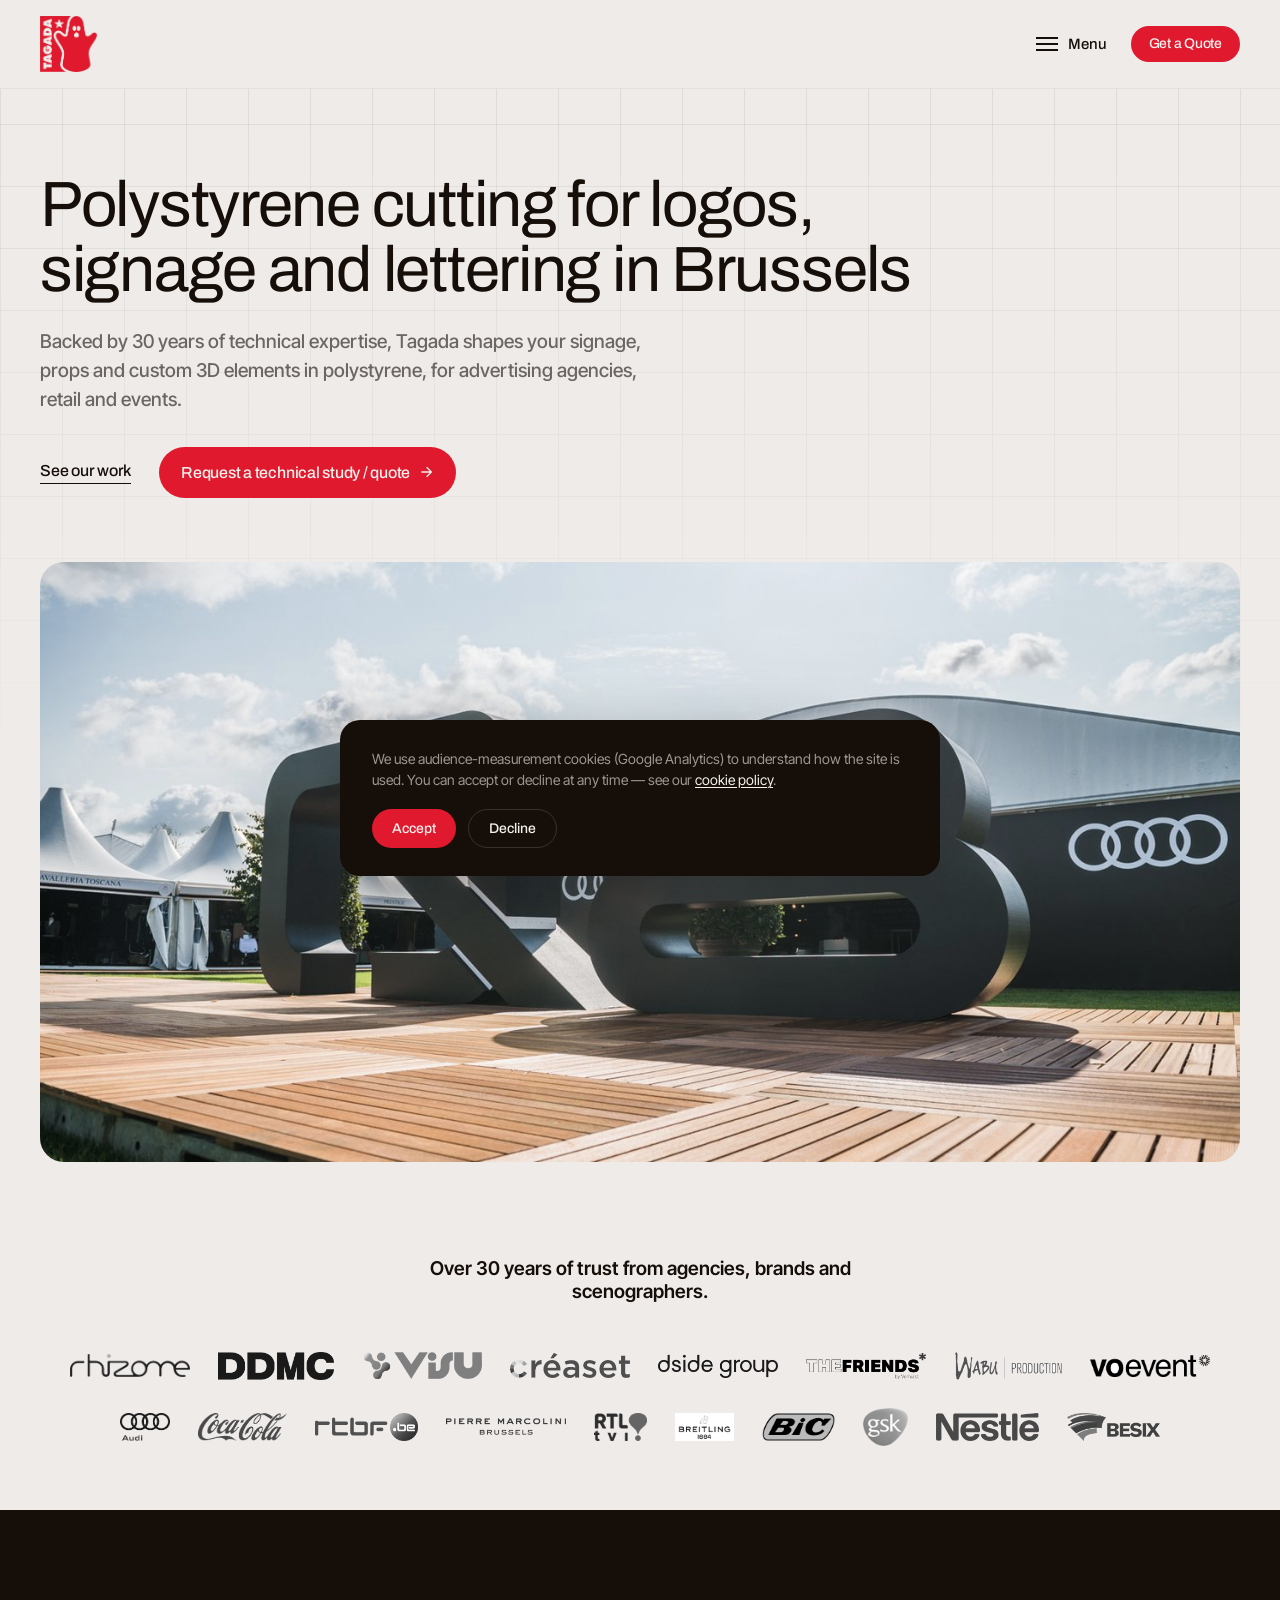
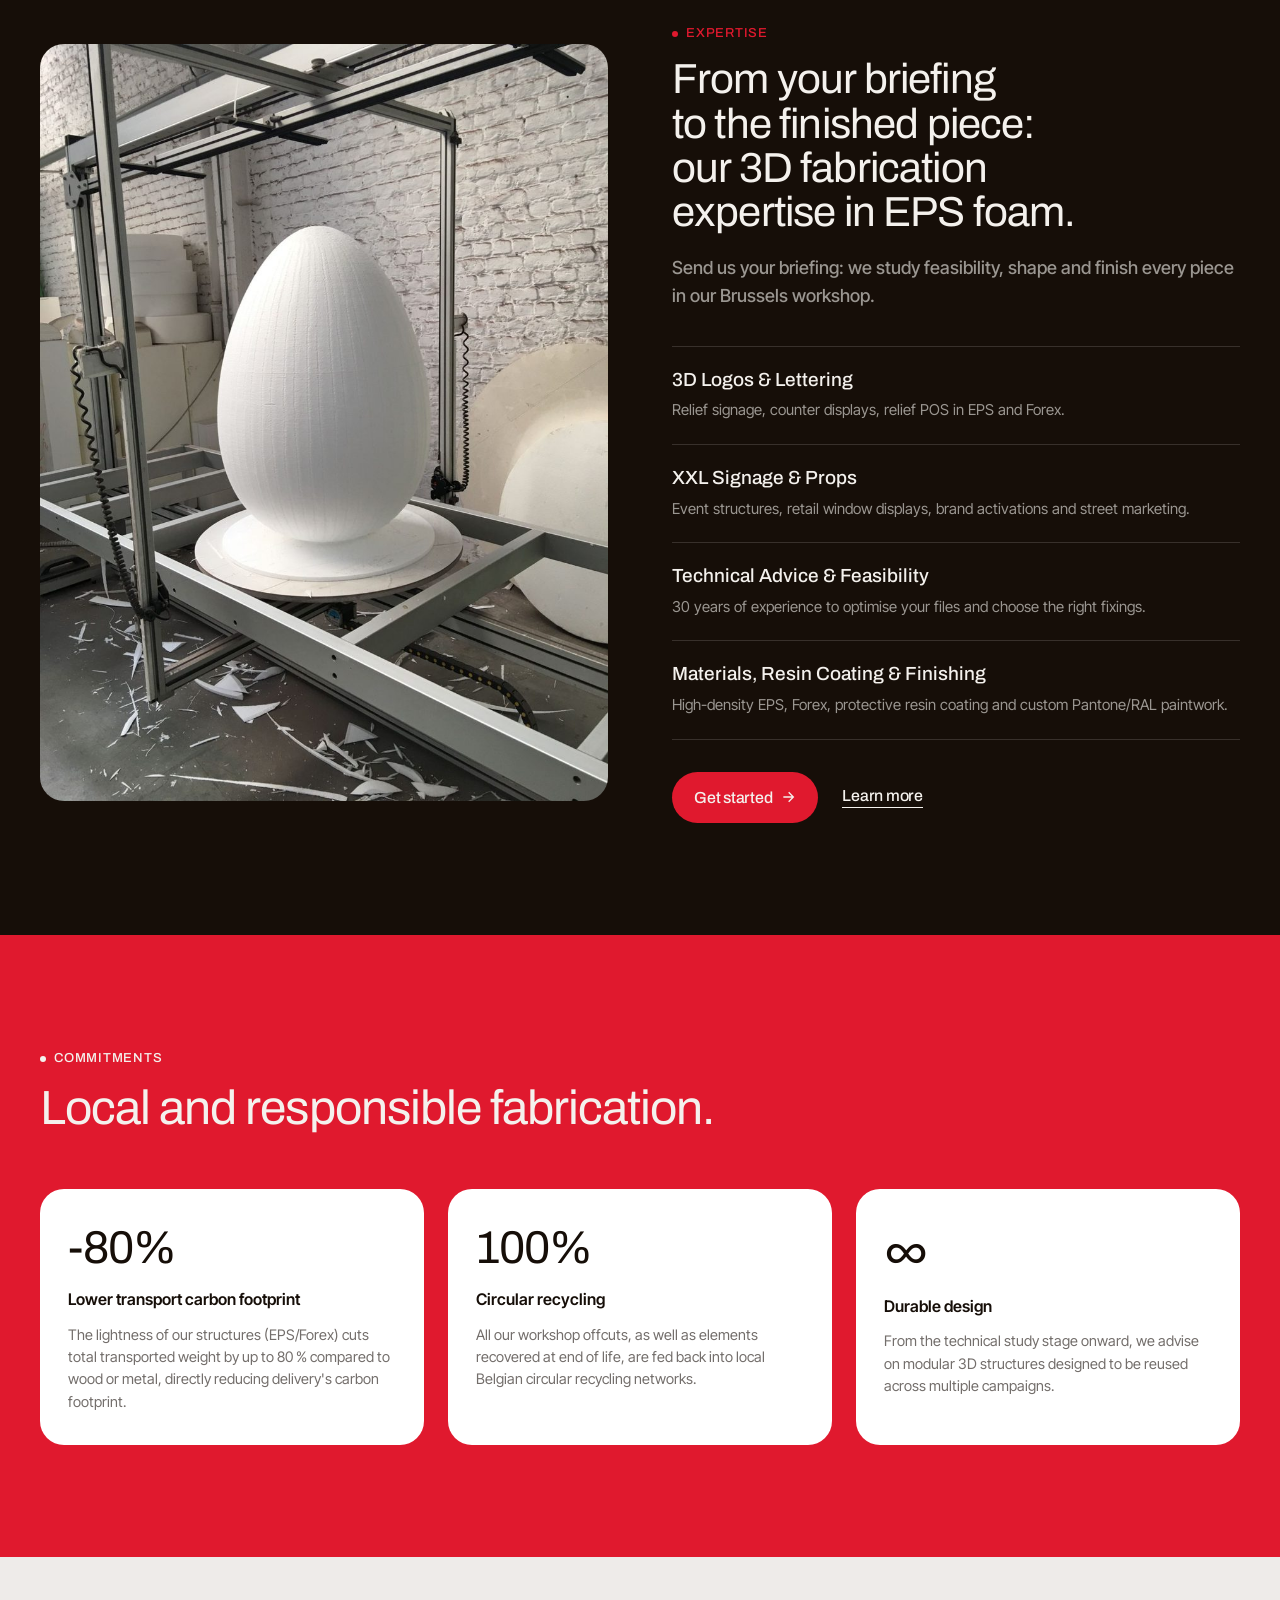
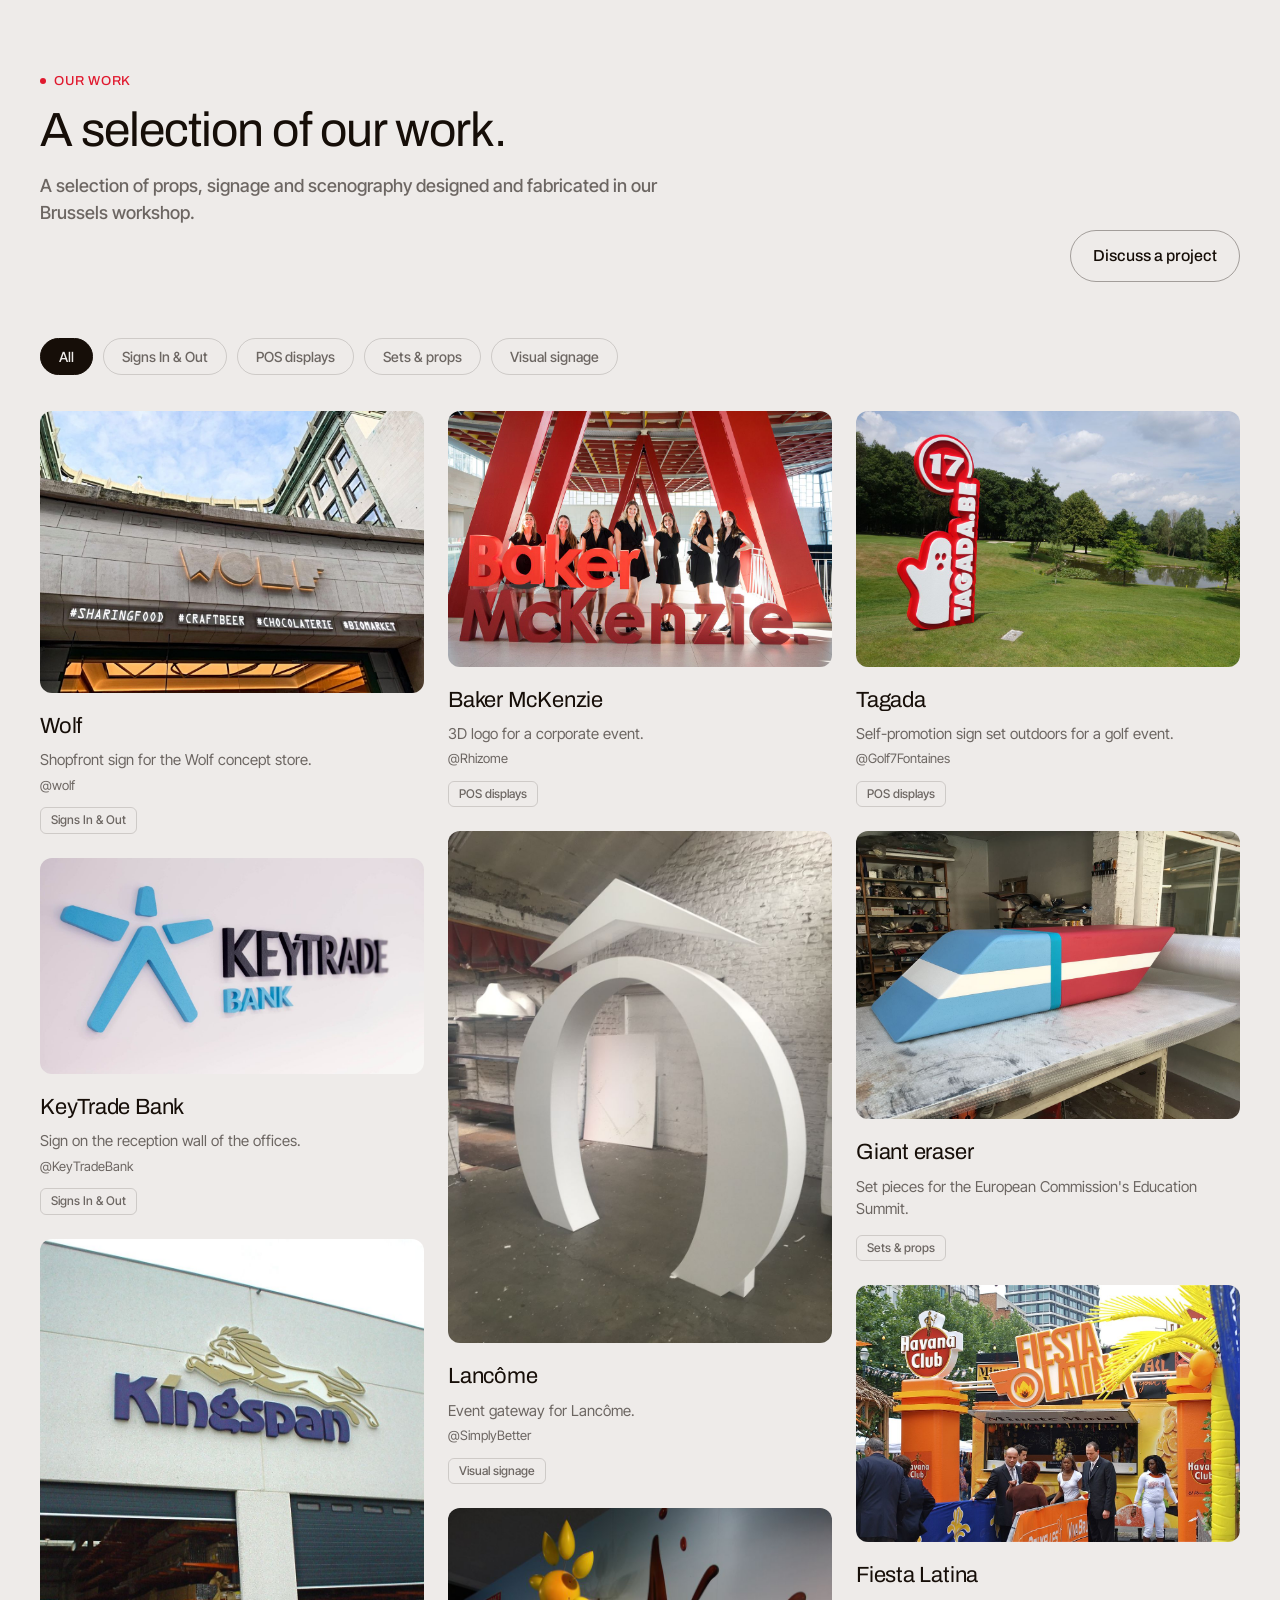
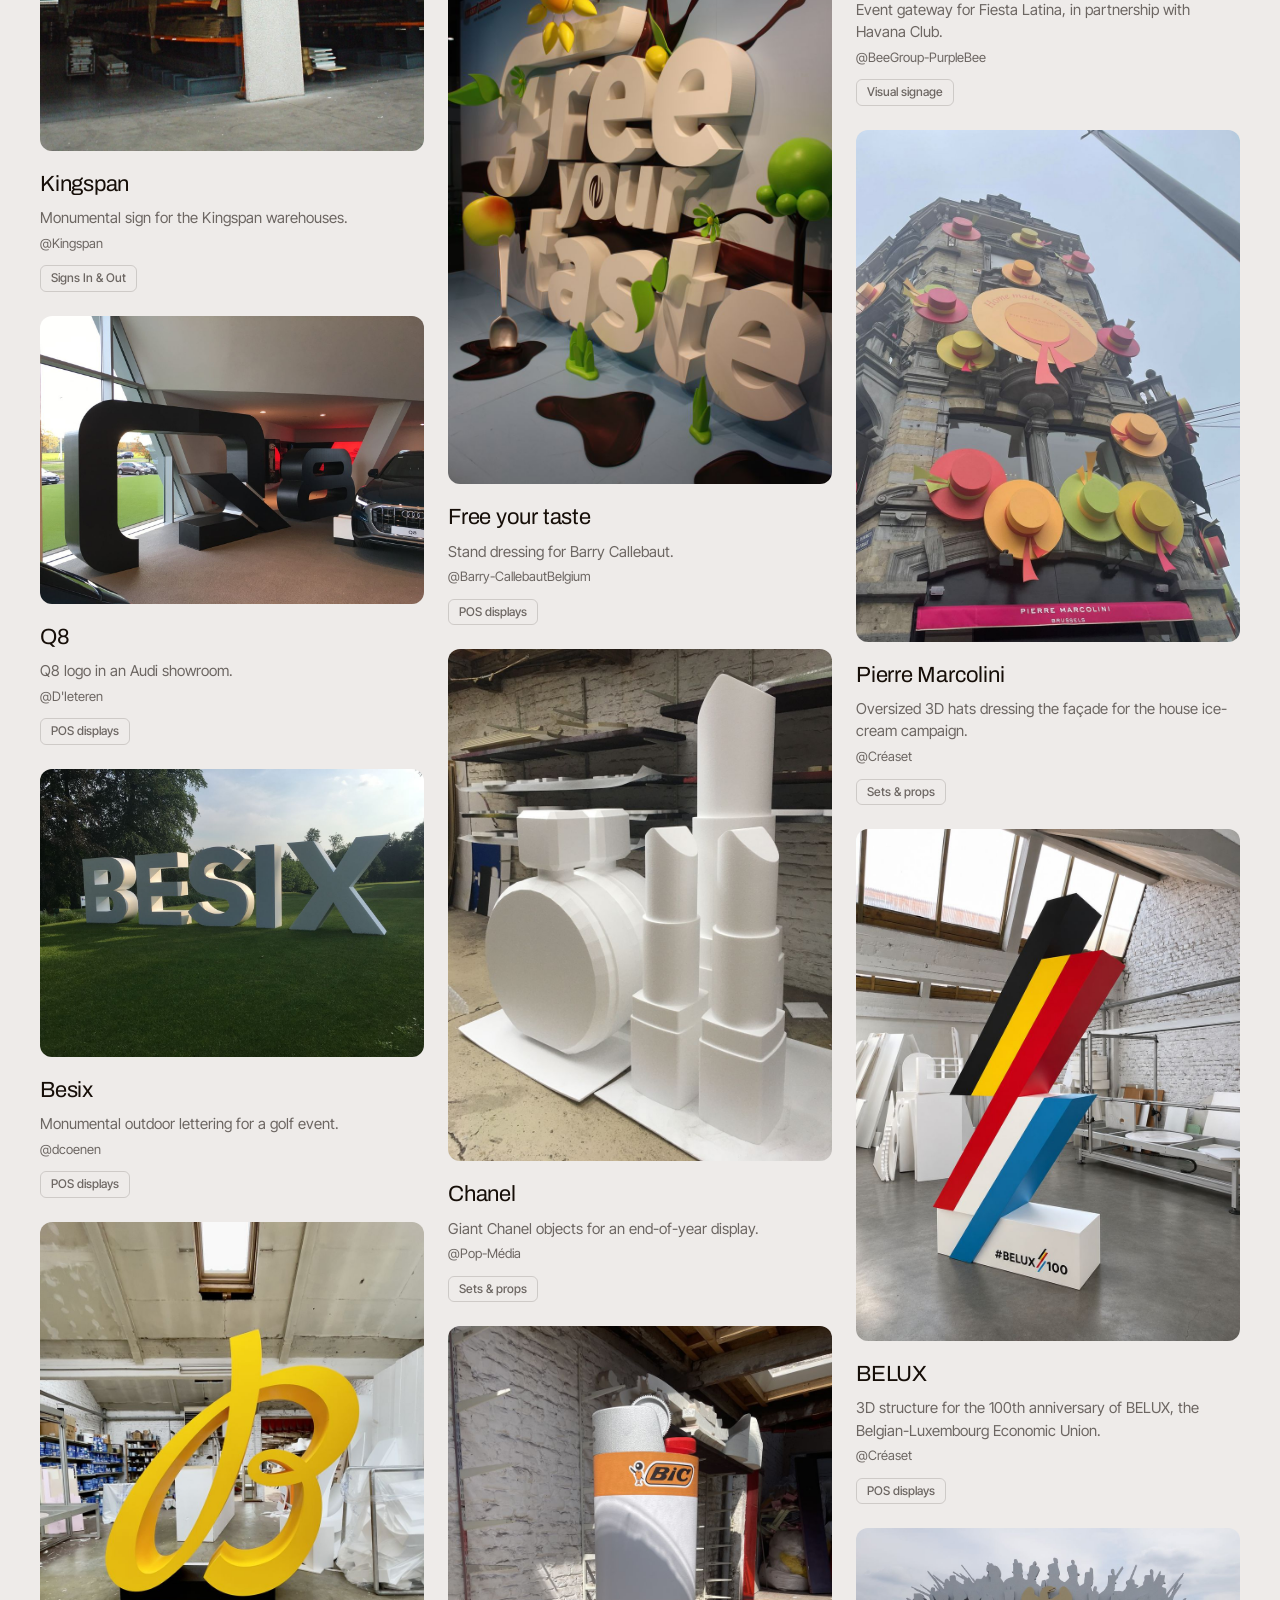
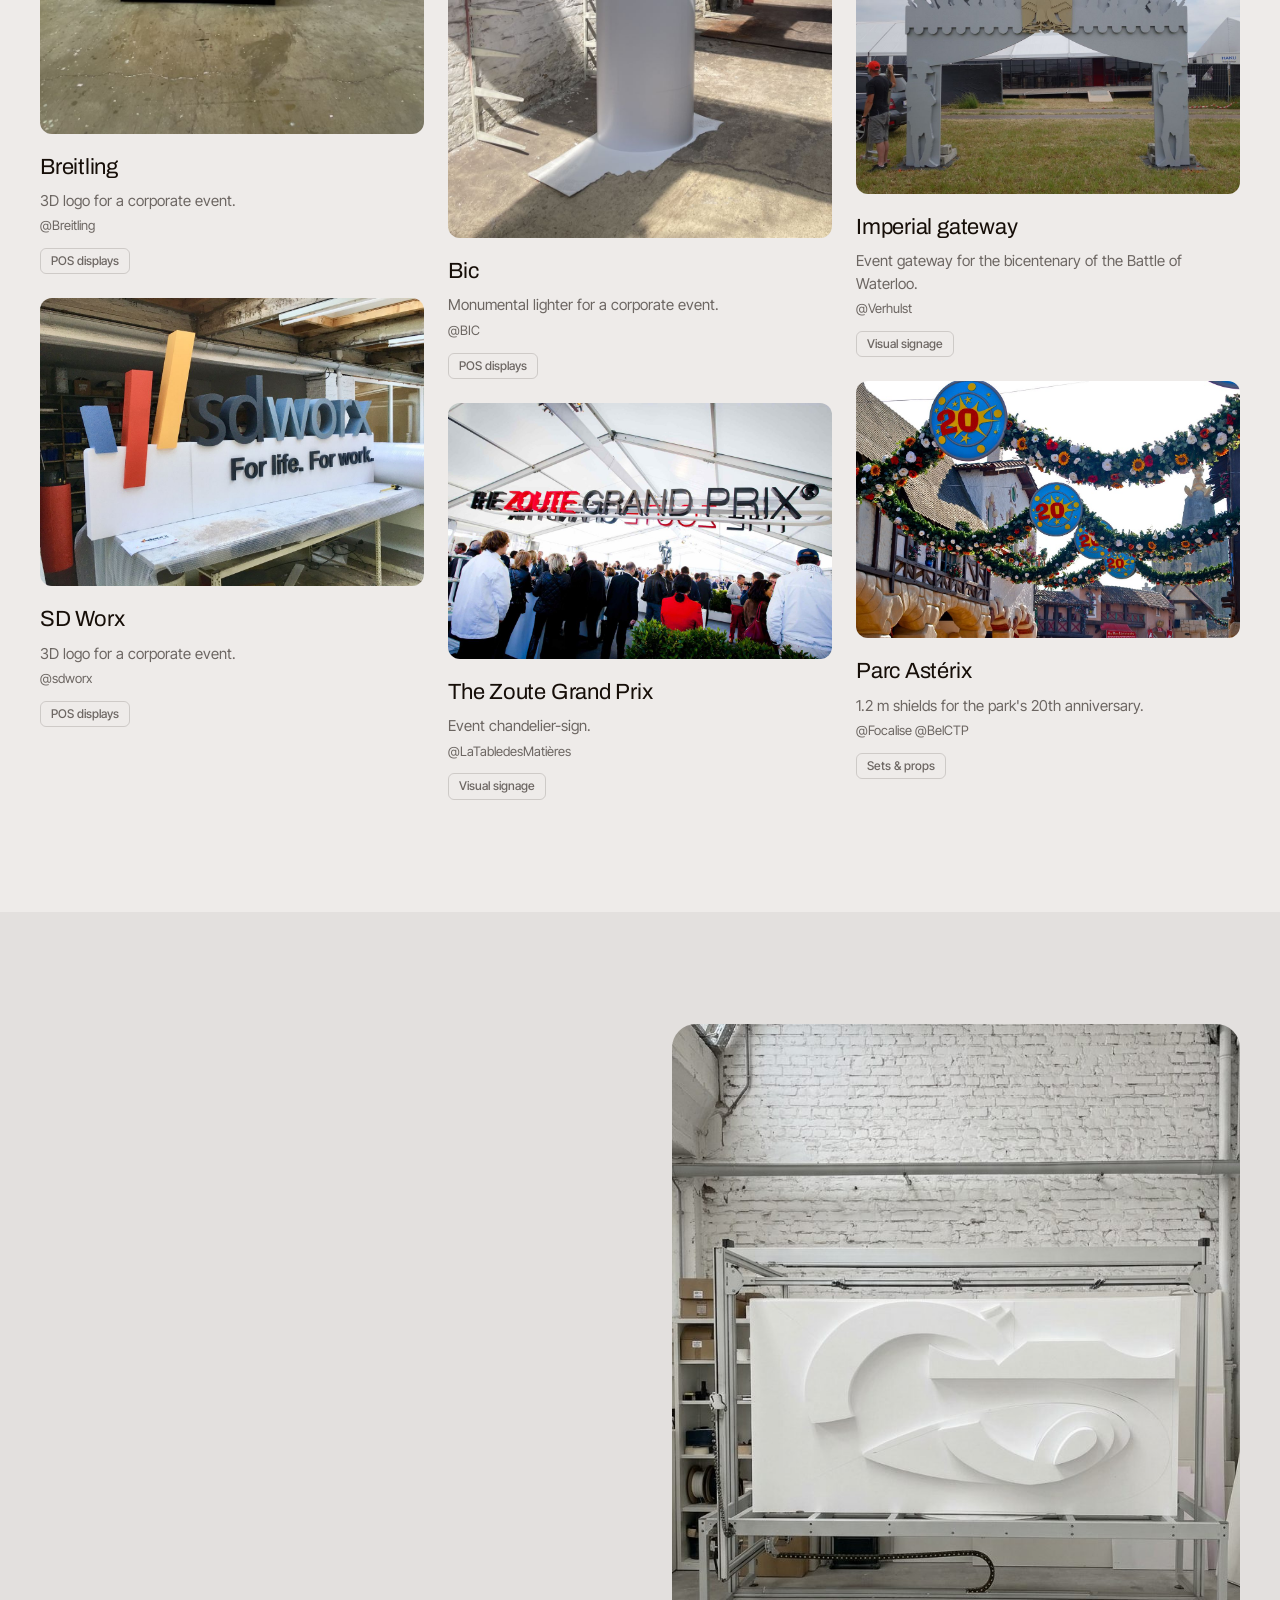
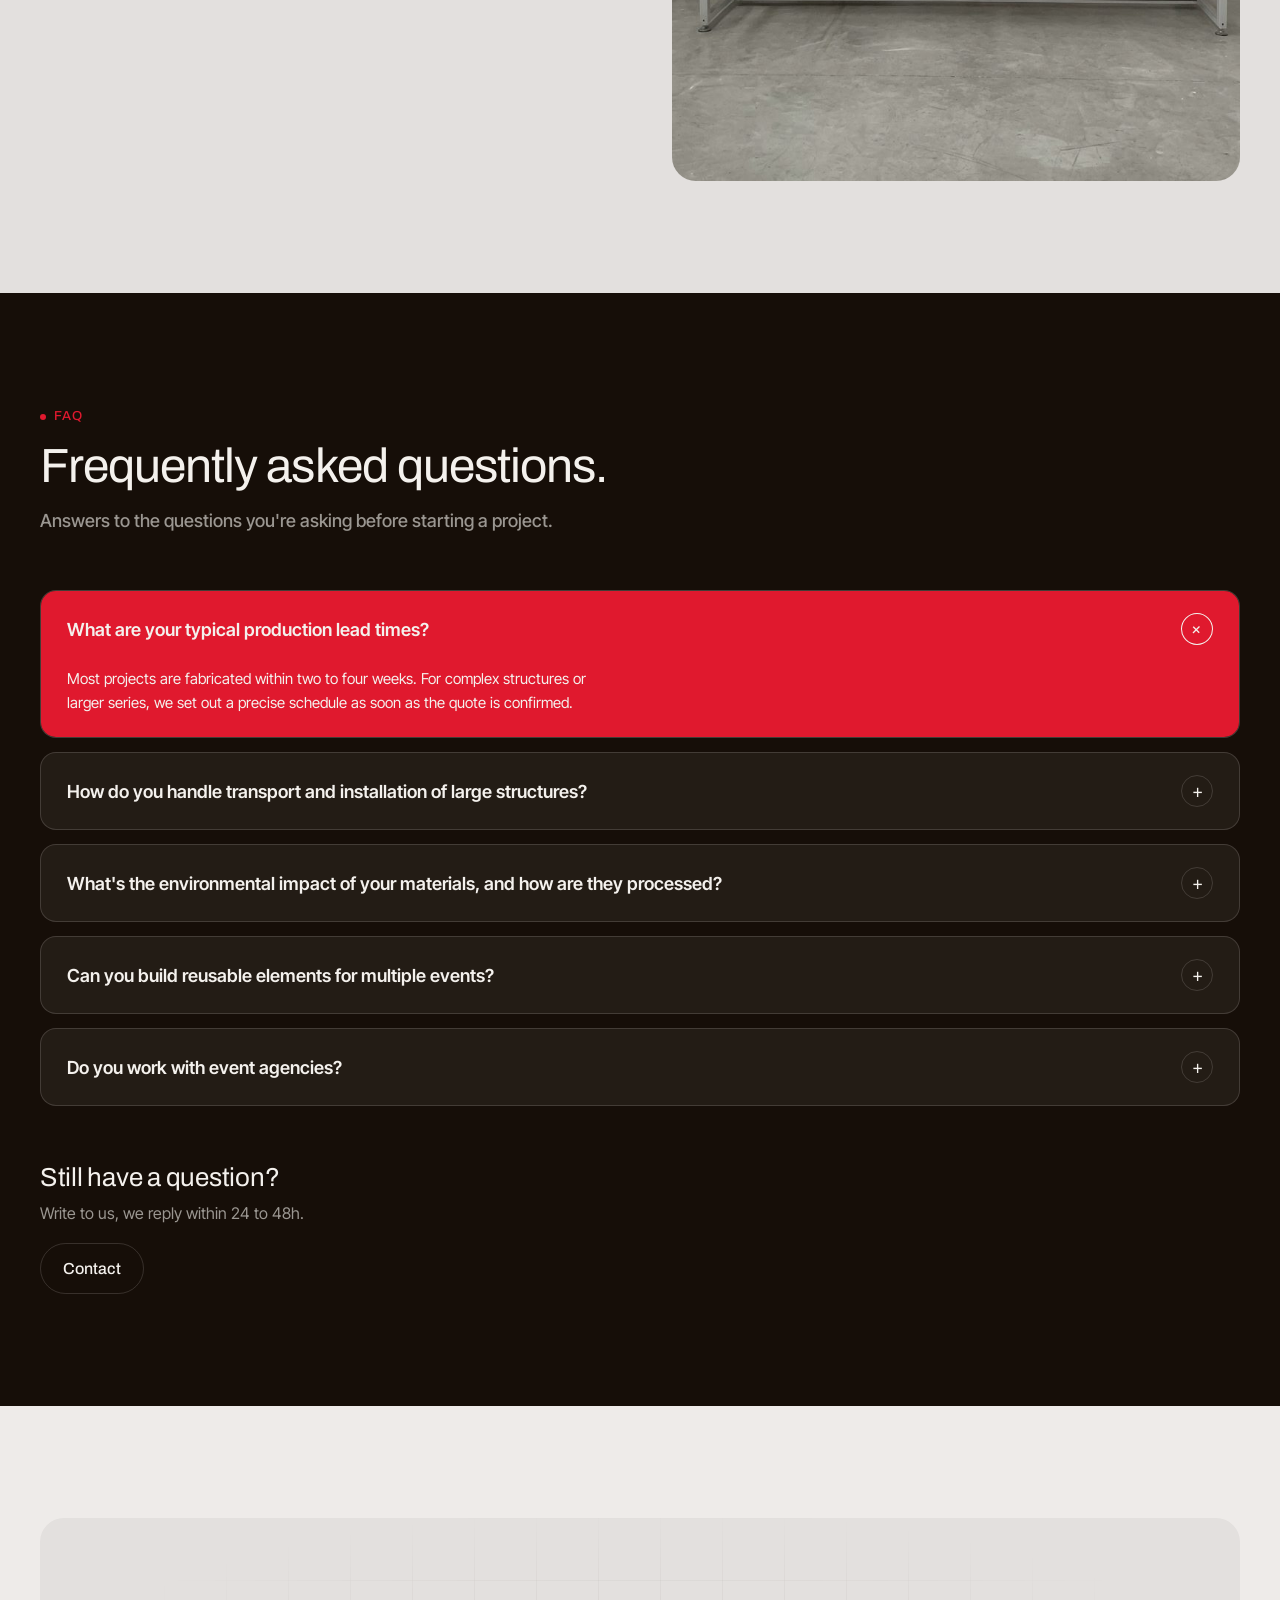
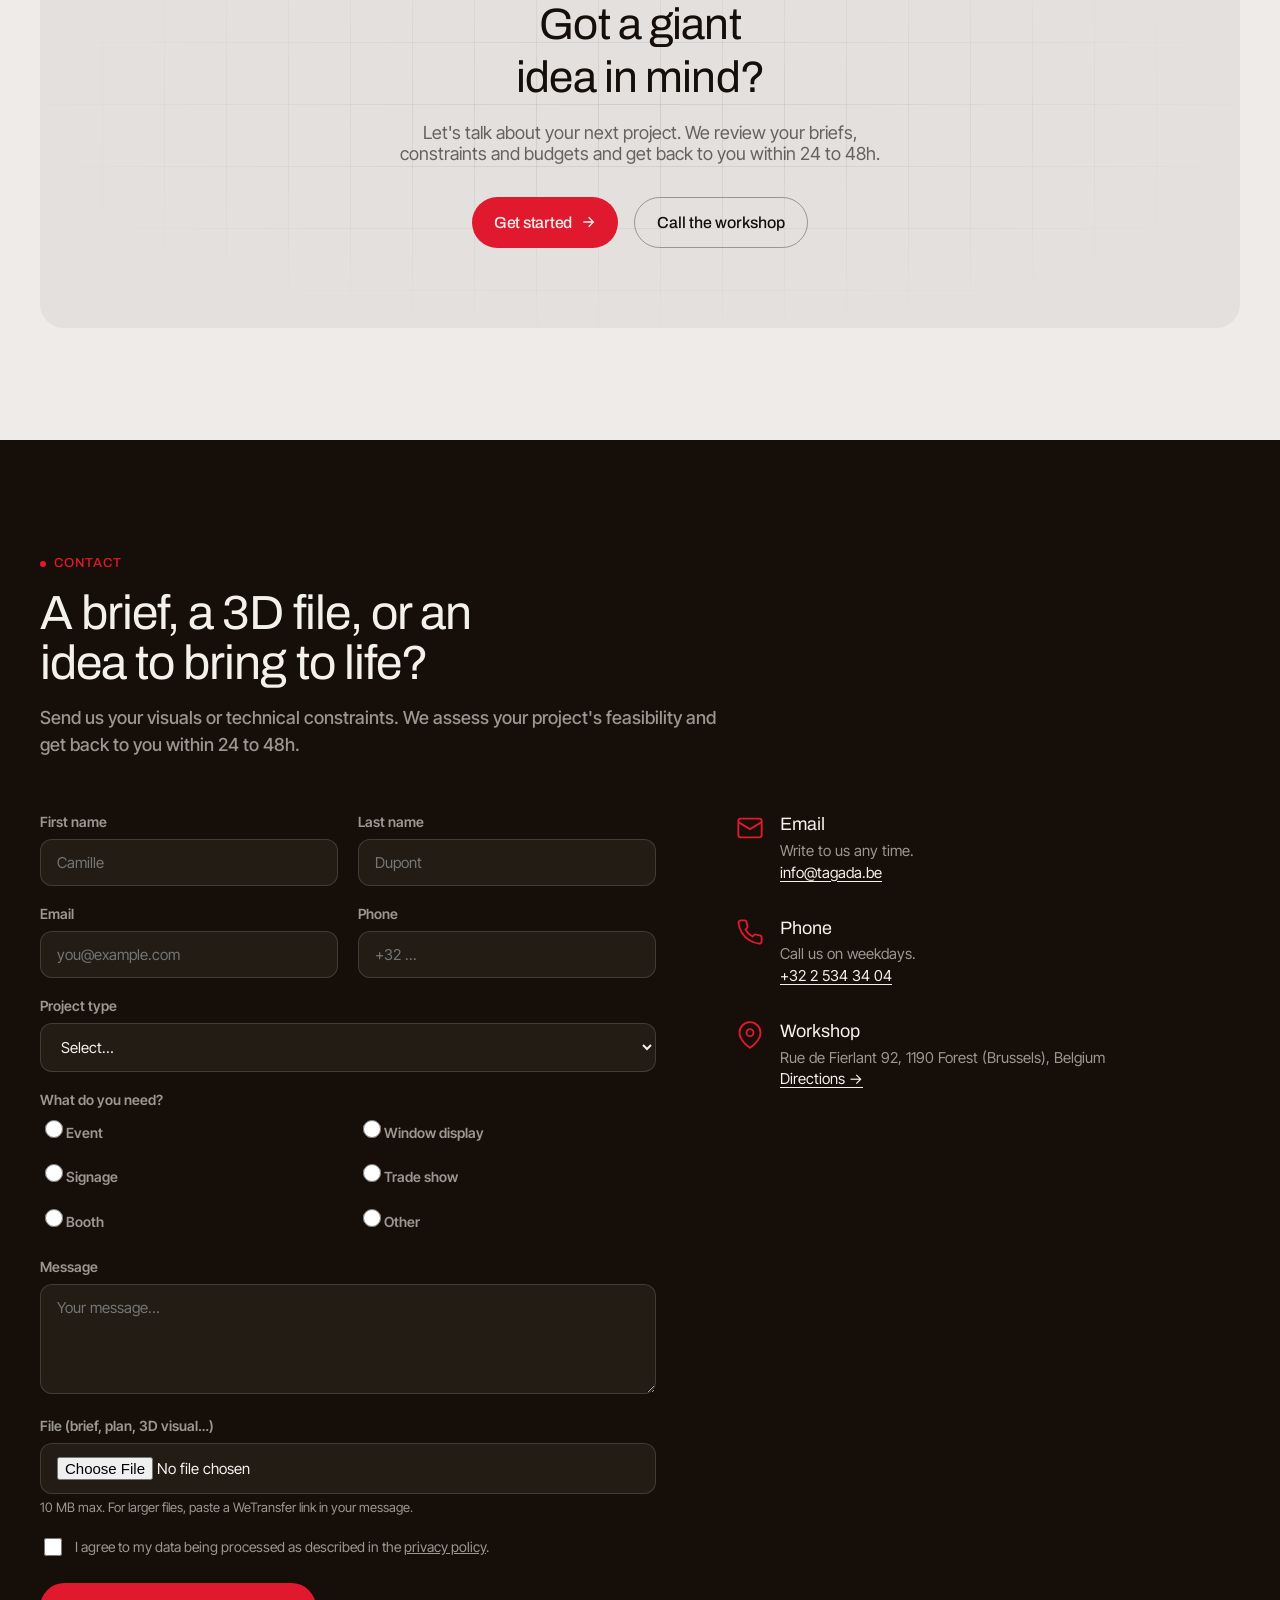
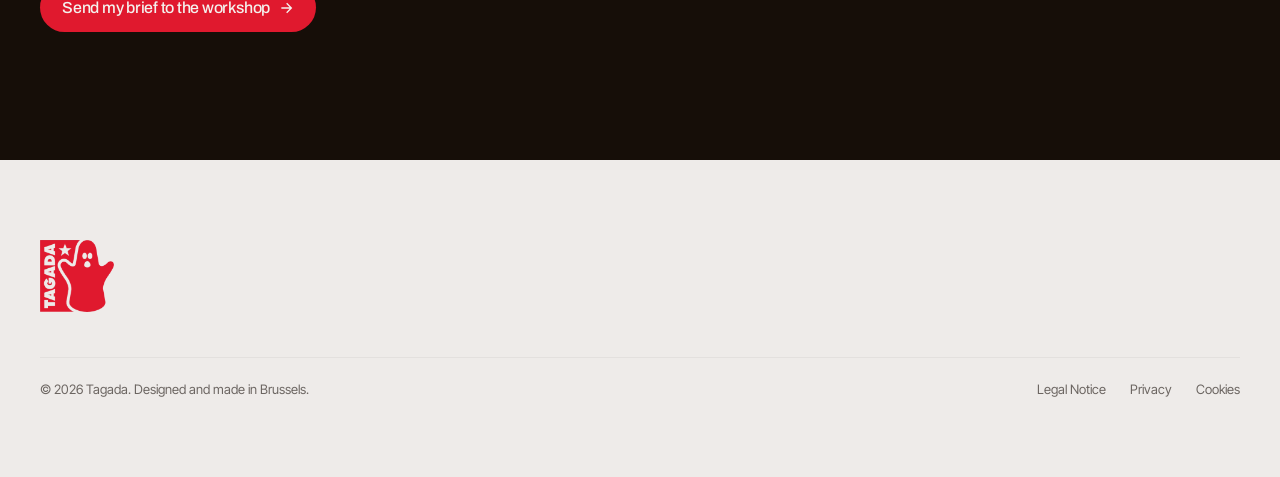
<file: en/index.html>
<!doctype html>
<html lang="en">
<head>
<meta charset="utf-8">
<meta name="viewport" content="width=device-width, initial-scale=1">
<title>Polystyrene cutting for logos, signage and lettering in Brussels — Tagada</title>
<meta name="description" content="Fabrication workshop in Brussels: 3D logos, XXL signage and custom props in EPS and Forex. 30 years of expertise for agencies, retail and events.">
<link rel="canonical" href="https://tagada.be/en/">
<link rel="icon" type="image/x-icon" href="../favicon.ico">
<link rel="icon" type="image/png" sizes="32x32" href="../favicon-32.png">
<link rel="icon" type="image/png" sizes="16x16" href="../favicon-16.png">
<link rel="apple-touch-icon" sizes="180x180" href="../apple-touch-icon.png">
<link rel="manifest" href="../site.webmanifest">
<meta name="theme-color" content="#E0192E">
<link rel="alternate" hreflang="fr" href="https://tagada.be/">
<link rel="alternate" hreflang="en" href="https://tagada.be/en/">
<link rel="alternate" hreflang="nl" href="https://tagada.be/nl/">
<link rel="alternate" hreflang="x-default" href="https://tagada.be/">
<meta property="og:type" content="website">
<meta property="og:site_name" content="Tagada">
<meta property="og:title" content="Polystyrene cutting for logos, signage and lettering in Brussels — Tagada">
<meta property="og:description" content="Fabrication workshop in Brussels: 3D logos, XXL signage and custom props in EPS and Forex. 30 years of expertise for agencies, retail and events.">
<meta property="og:url" content="https://tagada.be/en/">
<meta property="og:image" content="https://tagada.be/Images/og-image.jpg">
<meta property="og:image:width" content="1200">
<meta property="og:image:height" content="630">
<meta property="og:locale" content="en_GB">
<meta name="twitter:card" content="summary_large_image">
<meta name="twitter:title" content="Polystyrene cutting for logos, signage and lettering in Brussels — Tagada">
<meta name="twitter:description" content="Fabrication workshop in Brussels: 3D logos, XXL signage and custom props in EPS and Forex. 30 years of expertise for agencies, retail and events.">
<meta name="twitter:image" content="https://tagada.be/Images/og-image.jpg">
<script type="application/ld+json">
{
  "@context": "https://schema.org",
  "@type": "LocalBusiness",
  "@id": "https://tagada.be/#business",
  "name": "Tagada",
  "legalName": "Tagada SRL",
  "description": "3D logo, signage and custom prop fabrication workshop in EPS foam and Forex, based in Brussels. 30 years of technical expertise for agencies, retail and events.",
  "url": "https://tagada.be/",
  "image": "https://tagada.be/Images/og-image.jpg",
  "telephone": "+32 2 534 34 04",
  "email": "info@tagada.be",
  "address": {
    "@type": "PostalAddress",
    "streetAddress": "Rue de Fierlant 92",
    "postalCode": "1190",
    "addressLocality": "Forest (Bruxelles)",
    "addressRegion": "Bruxelles-Capitale",
    "addressCountry": "BE"
  },
  "geo": {
    "@type": "GeoCoordinates",
    "latitude": 50.825411,
    "longitude": 4.3320691
  },
  "openingHoursSpecification": {
    "@type": "OpeningHoursSpecification",
    "dayOfWeek": ["Monday", "Tuesday", "Wednesday", "Thursday", "Friday"],
    "opens": "09:00",
    "closes": "17:30"
  },
  "areaServed": ["Belgium", "Brussels", "Northern France"],
  "logo": "https://tagada.be/Images/site/logo-tagada-red.png",
  "knowsAbout": [
    "EPS foam cutting",
    "Forex (PVC foam) cutting",
    "3D logos and letters",
    "Signage",
    "POS displays",
    "Event sets and props",
    "Scenography",
    "Resin coating and Pantone/RAL painting"
  ],
  "hasOfferCatalog": {
    "@type": "OfferCatalog",
    "name": "Tagada services",
    "itemListElement": [
      {
        "@type": "Offer",
        "itemOffered": {
          "@type": "Service",
          "name": "Signs In & Out"
        }
      },
      {
        "@type": "Offer",
        "itemOffered": {
          "@type": "Service",
          "name": "POS displays"
        }
      },
      {
        "@type": "Offer",
        "itemOffered": {
          "@type": "Service",
          "name": "Sets & props"
        }
      },
      {
        "@type": "Offer",
        "itemOffered": {
          "@type": "Service",
          "name": "Visual signage"
        }
      }
    ]
  }
}
</script>
<script type="application/ld+json">
{
  "@context": "https://schema.org",
  "@type": "FAQPage",
  "mainEntity": [
    {
      "@type": "Question",
      "name": "What are your typical production lead times?",
      "acceptedAnswer": {
        "@type": "Answer",
        "text": "Most projects are fabricated within two to four weeks. For complex structures or larger series, we set out a precise schedule as soon as the quote is confirmed."
      }
    },
    {
      "@type": "Question",
      "name": "How do you handle transport and installation of large structures?",
      "acceptedAnswer": {
        "@type": "Answer",
        "text": "We design every piece to be easily dismantled and transported. We handle the logistics and can install on site with our own teams or in coordination with yours."
      }
    },
    {
      "@type": "Question",
      "name": "What's the environmental impact of your materials, and how are they processed?",
      "acceptedAnswer": {
        "@type": "Answer",
        "text": "Our offcuts and EPS foam are 100% recycled through a local circular network. The lightness of our structures also reduces transport's carbon footprint -- a concrete advantage for your events."
      }
    },
    {
      "@type": "Question",
      "name": "Can you build reusable elements for multiple events?",
      "acceptedAnswer": {
        "@type": "Answer",
        "text": "Yes. We design modular, demountable structures built to be reused, and advise you on the materials and finishes best suited to repeated use."
      }
    },
    {
      "@type": "Question",
      "name": "Do you work with event agencies?",
      "acceptedAnswer": {
        "@type": "Answer",
        "text": "Of course. We regularly collaborate with agencies, scenographers and visual merchandising managers, and can work as a subcontractor or directly with you, depending on your needs."
      }
    }
  ]
}
</script>
<style>
@font-face { font-family:'Archivo'; font-weight:400; font-style:normal; font-display:swap; src:url('../fonts/archivo-regular.ttf') format('truetype'); }
@font-face { font-family:'Archivo'; font-weight:500; font-style:normal; font-display:swap; src:url('../fonts/archivo-medium.ttf') format('truetype'); }
@font-face { font-family:'Inter Tight'; font-weight:400; font-style:normal; font-display:swap; src:url('../fonts/inter-tight-regular.ttf') format('truetype'); }
@font-face { font-family:'Inter Tight'; font-weight:500; font-style:normal; font-display:swap; src:url('../fonts/inter-tight-medium.ttf') format('truetype'); }
@font-face { font-family:'Inter Tight'; font-weight:600; font-style:normal; font-display:swap; src:url('../fonts/inter-tight-semibold.ttf') format('truetype'); }

:root{
  --bg: #EEEBE9;
  --surface: #FFFFFF;
  --gray: #E3E0DE;
  --ink: #160E08;
  --ink-60: rgba(22,14,8,.6);
  --ink-35: rgba(22,14,8,.35);
  --ink-15: rgba(22,14,8,.15);
  --line: #E3E0DE;
  --accent: #E0192E;
  --accent-deep: #A81323;
  --on-dark: #F4F1ED;
  --on-dark-60: rgba(244,241,237,.6);
  --on-dark-15: rgba(244,241,237,.15);
  --dark-surface: #221A12;
  --ease: cubic-bezier(.645,.045,.355,1);
  --radius-pill: 800px;
  --radius-lg: 24px;
  --radius-md: 12px;
  --font-display: 'Archivo', 'Arial Narrow', sans-serif;
  --font-body: 'Inter Tight', Arial, sans-serif;
}
*{ box-sizing:border-box; }
html{ scroll-behavior:smooth; }
body{ margin:0; background:var(--bg); color:var(--ink); font-family:var(--font-body); font-size:16px; line-height:1.2; -webkit-font-smoothing:antialiased; }
h1,h2,h3,h4,h5,h6{ margin:0; font-family:var(--font-display); font-weight:400; }
p{ margin:0; }
a{ color:inherit; text-decoration:none; }
img{ display:block; max-width:100%; }
button{ font-family:inherit; }
::selection{ background:#FFDCBF; }

.wrap{ max-width:1280px; margin:0 auto; padding:0 40px; }
section{ padding:112px 0; }
@media (max-width:900px){ section{ padding:72px 0; } .wrap{ padding:0 24px; } }

.eyebrow{ display:inline-flex; align-items:center; gap:8px; font-family:var(--font-display); font-weight:500; font-size:13px; letter-spacing:.06em; text-transform:uppercase; color:var(--accent); margin-bottom:16px; }
.eyebrow::before{ content:''; width:6px; height:6px; border-radius:50%; background:var(--accent); }
.eyebrow.on-dark{ color:var(--accent); }

.btn-primary{ display:inline-flex; align-items:center; gap:8px; background:var(--accent); color:var(--on-dark); font-family:var(--font-display); font-weight:500; font-size:16px; letter-spacing:-.015rem; border-radius:var(--radius-pill); padding:16px 22px; border:none; cursor:pointer; transition:background-color .4s var(--ease); }
.btn-primary:hover{ background:var(--accent-deep); }
.btn-primary svg{ width:16px; height:16px; }
.btn-secondary{ display:inline-flex; align-items:center; gap:8px; font-family:var(--font-display); font-weight:500; font-size:16px; letter-spacing:-.015rem; border-bottom:1px solid currentColor; padding-bottom:2px; transition:opacity .4s var(--ease); }
.btn-secondary:hover{ opacity:.6; }
.btn-outline{ display:inline-flex; align-items:center; gap:8px; border:1px solid var(--ink-35); color:var(--ink); font-family:var(--font-display); font-weight:500; font-size:16px; border-radius:var(--radius-pill); padding:15px 22px; transition:border-color .4s var(--ease), background-color .4s var(--ease); }
.btn-outline:hover{ border-color:var(--ink); }
.btn-outline.on-dark{ border-color:var(--on-dark-15); color:var(--on-dark); }
.btn-outline.on-dark:hover{ border-color:var(--on-dark); }

/* ---------- Navbar ---------- */
.navbar{ position:fixed; top:0; left:0; right:0; z-index:500; background:var(--bg); border-bottom:1px solid var(--line); transition:border-color .3s; }
.navbar-inner{ max-width:1280px; margin:0 auto; padding:16px 40px; display:flex; align-items:center; justify-content:space-between; }
.brand{ display:flex; align-items:center; gap:10px; font-family:var(--font-display); font-weight:500; font-size:20px; letter-spacing:-.02em; }
.brand .mark{ width:auto; height:56px; object-fit:contain; display:block; }
.nav-actions{ display:flex; align-items:center; gap:24px; }
.menu-trigger{ display:flex; align-items:center; gap:10px; background:none; border:none; cursor:pointer; font-family:var(--font-display); font-weight:500; font-size:15px; color:var(--ink); padding:0; }
.menu-trigger .bars{ width:22px; height:14px; position:relative; }
.menu-trigger .bars span{ position:absolute; left:0; width:100%; height:2px; background:var(--ink); transition:transform .3s var(--ease), opacity .3s var(--ease); }
.menu-trigger .bars span:nth-child(1){ top:0; }
.menu-trigger .bars span:nth-child(2){ top:6px; }
.menu-trigger .bars span:nth-child(3){ top:12px; }
.nav-actions .btn-primary{ padding:10px 18px; font-size:14px; }

/* ---------- Menu overlay (anchors) ---------- */
.menu-overlay{ position:fixed; inset:0; z-index:900; background:rgba(17,17,17,.5); backdrop-filter:blur(10px); -webkit-backdrop-filter:blur(10px);
  display:flex; align-items:center; justify-content:center; opacity:0; pointer-events:none; transition:opacity .4s var(--ease); }
.menu-overlay.is-open{ opacity:1; pointer-events:auto; }
.menu-panel{ text-align:center; transform:translateY(16px); transition:transform .5s var(--ease); }
.menu-overlay.is-open .menu-panel{ transform:translateY(0); }
.menu-close{ position:absolute; top:28px; right:40px; width:44px; height:44px; border-radius:50%; border:1px solid var(--on-dark-15); background:none; color:var(--on-dark); cursor:pointer; display:flex; align-items:center; justify-content:center; transition:border-color .3s; }
.menu-close:hover{ border-color:var(--on-dark); }
.menu-links{ display:flex; flex-direction:column; gap:6px; }
.menu-links a{ font-family:var(--font-display); font-weight:400; font-size:clamp(36px,6vw,64px); letter-spacing:-.02em; color:var(--on-dark); transition:opacity .3s; padding:6px 0; }
.menu-links a:hover{ opacity:.55; }
.menu-foot{ margin-top:40px; display:flex; gap:24px; justify-content:center; }
.menu-foot a{ font-family:var(--font-body); font-weight:500; font-size:14px; color:var(--on-dark-60); }
.menu-foot a:hover{ color:var(--on-dark); }
body.menu-open{ overflow:hidden; }

/* ---------- Hero ---------- */
.hero{ position:relative; padding-top:172px; padding-bottom:48px; background:var(--bg); overflow:hidden; }
.hero::before{ content:''; position:absolute; inset:0;
  background-image:
    repeating-linear-gradient(to right, rgba(22,14,8,.08) 0 1px, transparent 1px 62px),
    repeating-linear-gradient(to bottom, rgba(22,14,8,.08) 0 1px, transparent 1px 62px);
  -webkit-mask-image:linear-gradient(to bottom, black 0%, transparent 65%);
  mask-image:linear-gradient(to bottom, black 0%, transparent 65%);
}
.hero-inner{ position:relative; z-index:1; max-width:1280px; margin:0 auto; padding:0 40px; }
.hero h1{ font-size:clamp(36px, 5.2vw, 64px); line-height:1.02; letter-spacing:-.02em; color:var(--ink); text-wrap:balance; max-width:900px; }
.hero p{ margin-top:24px; font-size:19px; line-height:1.55; color:var(--ink-60); font-weight:500; max-width:640px; }
.hero-actions{ margin-top:32px; display:flex; align-items:center; gap:28px; flex-wrap:wrap; }
.video-panel{ position:relative; z-index:1; max-width:1280px; margin:64px auto 0; padding:0 40px; }
.video-frame{ position:relative; border-radius:var(--radius-lg); overflow:hidden; aspect-ratio:16/8; }
.video-frame img{ width:100%; height:100%; object-fit:cover; filter:saturate(.85); }
.video-frame .scrim{ position:absolute; inset:0; background:linear-gradient(180deg, rgba(10,6,3,.05) 0%, rgba(10,6,3,.6) 100%); opacity:0; transition:opacity .4s var(--ease); }
.video-frame .video-caption{ position:absolute; left:24px; bottom:20px; z-index:2; margin:0; font-family:var(--font-body); font-weight:500; font-size:14px; color:var(--on-dark); text-shadow:0 1px 4px rgba(0,0,0,.4); opacity:0; transition:opacity .4s var(--ease); }
.video-frame:hover .scrim, .video-frame:hover .video-caption{ opacity:1; }
@media (hover:none){ .video-frame .scrim, .video-frame .video-caption{ opacity:1; } }
@media (max-width:640px){ .video-frame{ aspect-ratio:4/5; } }

/* ---------- Intro (page-load) reveal — matches the reference's slideInBottom preset ---------- */
.reveal{ opacity:0; transform:translateY(40px); animation:reveal-in .9s cubic-bezier(.25,1,.5,1) forwards; }
.reveal-1{ animation-delay:.05s; }
.reveal-2{ animation-delay:.2s; }
.reveal-3{ animation-delay:.35s; }
.reveal-4{ animation-delay:.5s; }
@keyframes reveal-in{ to{ opacity:1; transform:translateY(0); } }
@media (prefers-reduced-motion: reduce){ .reveal{ animation:none; opacity:1; transform:none; } }

/* ---------- Scroll reveal (sitewide) — same slideInBottom language, IntersectionObserver-driven ---------- */
.reveal-io{ opacity:0; transform:translateY(38px); transition:opacity .9s cubic-bezier(.25,1,.5,1), transform .9s cubic-bezier(.25,1,.5,1); }
.reveal-io.is-visible{ opacity:1; transform:translateY(0); }
@media (prefers-reduced-motion: reduce){ .reveal-io{ opacity:1 !important; transform:none !important; transition:none !important; } }

/* ---------- Image curtain reveal — same mechanism as the accordion fill ---------- */
.curtain{ position:relative; overflow:hidden; }
.curtain .cur-fill{ position:absolute; left:0; right:0; bottom:0; top:auto; height:100%; background:var(--accent); transition:height 1.1s var(--ease); z-index:2; }
.curtain.is-revealed .cur-fill{ height:0%; }
@media (prefers-reduced-motion: reduce){ .curtain .cur-fill{ display:none; } }

/* ---------- Button icon slide — two stacked arrows swapping in a clipped window ---------- */
.icon-slide{ position:relative; width:16px; height:16px; overflow:hidden; display:inline-block; flex-shrink:0; }
.icon-slide svg{ position:absolute; top:0; left:0; width:16px; height:16px; transition:transform 1s var(--ease); }
.icon-slide .ic-a{ transform:translateX(0); }
.icon-slide .ic-b{ transform:translateX(-130%); }
.btn-primary:hover .icon-slide .ic-a{ transform:translateX(130%); }
.btn-primary:hover .icon-slide .ic-b{ transform:translateX(0); }

/* ---------- Navbar hide on scroll-down / reveal on scroll-up ---------- */
.navbar{ transition:transform .5s var(--ease), border-color .3s; }
.navbar.nav-hidden{ transform:translateY(-100%); }

/* ---------- Logo strip ---------- */
.logos-head{ text-align:center; font-family:var(--font-body); font-weight:600; font-size:19px; color:var(--ink); max-width:560px; margin:0 auto 48px; }
.logos-row{ display:flex; align-items:center; justify-content:center; gap:24px 28px; flex-wrap:wrap; }
.logos-row + .logos-row{ margin-top:28px; }
.logo-chip{ height:28px; width:auto; max-width:120px; object-fit:contain; display:block; filter:grayscale(1); opacity:.5; transition:filter .4s var(--ease), opacity .4s var(--ease); }
.logo-chip:hover{ filter:grayscale(0); opacity:1; }
.logo-chip.is-square{ height:38px; }

/* ---------- Dark section base ---------- */
.section-dark{ background:var(--ink); color:var(--on-dark); }
.section-gray{ background:var(--gray); }
.section-red{ background:var(--accent); color:var(--on-dark); }
.section-red .eyebrow{ color:var(--on-dark); }
.section-red .eyebrow::before{ background:var(--on-dark); }

/* ---------- Why / Tabs ---------- */
.why-grid{ display:grid; grid-template-columns:1fr 1fr; gap:64px; align-items:center; }
.why-media{ position:relative; border-radius:var(--radius-lg); overflow:hidden; aspect-ratio:3/4; }
.why-media img{ width:100%; height:100%; object-fit:cover; }
.why-h2{ font-size:clamp(30px,3.4vw,42px); line-height:1.05; letter-spacing:-.02em; text-wrap:balance; }
.why-text{ margin-top:20px; font-size:18px; line-height:1.55; color:var(--on-dark-60); font-weight:500; max-width:52ch; }
.why-list{ margin-top:36px; display:flex; flex-direction:column; }
.why-item{ padding:22px 0; border-top:1px solid var(--on-dark-15); }
.why-item:last-child{ border-bottom:1px solid var(--on-dark-15); }
.why-item h4{ font-family:var(--font-display); font-weight:500; font-size:19px; }
.why-item p{ margin-top:8px; font-size:15px; line-height:1.5; color:var(--on-dark-60); }
.why-actions{ margin-top:32px; display:flex; align-items:center; gap:24px; }

/* ---------- Portfolio ---------- */
.section-head{ max-width:680px; margin-bottom:56px; }
.section-head h2{ font-size:clamp(32px,4vw,48px); letter-spacing:-.02em; line-height:1.05; text-wrap:balance; }
.section-head p{ margin-top:16px; font-size:18px; line-height:1.5; color:var(--ink-60); font-weight:500; }
.section-head-row{ display:flex; justify-content:space-between; align-items:flex-end; gap:32px; flex-wrap:wrap; margin-bottom:56px; }

.portfolio-grid{ columns:3; column-gap:24px; }
@media (max-width:1000px){ .portfolio-grid{ columns:2; } }
@media (max-width:640px){ .portfolio-grid{ columns:1; } }
.p-card{ break-inside:avoid; margin-bottom:24px; }
/* Fade only: a transform inside CSS columns can paint a moving card in two places */
.p-card.reveal-io, .p-card.reveal-io.is-visible{ transform:none; transition:opacity .6s var(--ease); }
.p-card .frame{ position:relative; border-radius:var(--radius-md); overflow:hidden; }
.p-card .frame img{ width:100%; height:auto; display:block; transition:transform 1s var(--ease); }
.p-card:hover .frame img{ transform:scale(1.08); }
.p-card .body{ padding-top:20px; }
.p-card h3{ font-size:22px; letter-spacing:-.01em; }
.p-card .desc{ margin-top:10px; font-size:15px; line-height:1.5; color:var(--ink-60); }
.p-card .credit{ margin-top:6px; font-size:13px; color:var(--ink-60); }
.p-tags{ margin-top:14px; display:flex; gap:8px; flex-wrap:wrap; }
.p-tag{ font-family:var(--font-body); font-weight:500; font-size:12px; color:var(--ink-60); border:1px solid var(--ink-15); border-radius:6px; padding:5px 10px; }
.portfolio-more{ margin-top:48px; text-align:center; }

/* ---------- Atelier / list ---------- */
.atelier-grid{ display:grid; grid-template-columns:1fr 1fr; gap:64px; align-items:center; }
.atelier-media{ border-radius:var(--radius-lg); overflow:hidden; aspect-ratio:3/4; }
.atelier-media img{ width:100%; height:100%; object-fit:cover; }
.atelier-list{ margin-top:28px; display:flex; flex-direction:column; gap:20px; }
.atelier-item{ display:flex; gap:16px; align-items:flex-start; }
.atelier-item .ic{ width:24px; height:24px; flex-shrink:0; color:var(--accent-deep); margin-top:2px; }
.atelier-item p{ font-size:16px; line-height:1.5; }
.atelier-actions{ margin-top:32px; display:flex; align-items:center; gap:24px; }
@media (max-width:900px){ .why-grid, .atelier-grid{ grid-template-columns:1fr; } }

/* ---------- Accordion (FAQ) — matches design system curtain ---------- */
.accordion-list{ display:flex; flex-direction:column; gap:14px; }
.accordion2{ position:relative; background:rgba(244,241,237,.06); border:1px solid var(--on-dark-15); border-radius:16px; overflow:hidden; cursor:pointer; }
.accordion2 .fill{ position:absolute; left:0; top:0; width:100%; height:0%; background:var(--accent); transition:height .7s var(--ease); }
.accordion2 .fill.hover-fill{ z-index:1; }
.accordion2 .fill.open-fill{ z-index:2; }
.accordion2:hover .fill.hover-fill{ height:100%; }
.accordion2.is-active .fill.open-fill{ height:100%; }
.accordion2 .head{ position:relative; z-index:3; display:flex; gap:20px; align-items:center; padding:22px 26px; }
.accordion2 .head p{ flex:1; font-family:var(--font-body); font-weight:600; font-size:18px; color:var(--on-dark); transition:color .4s var(--ease); }
.accordion2.is-active .head p, .accordion2:hover .head p{ color:var(--on-dark); }
.accordion2 .icon{ width:32px; height:32px; border-radius:50%; border:1px solid var(--on-dark-15); display:flex; align-items:center; justify-content:center; font-family:var(--font-display); font-size:18px; line-height:1; color:var(--on-dark); transition:transform .7s var(--ease), color .4s var(--ease), border-color .4s var(--ease); flex-shrink:0; }
.accordion2.is-active .icon{ transform:rotate(45deg); }
.accordion2.is-active .icon, .accordion2:hover .icon{ color:var(--on-dark); border-color:var(--on-dark); }
.accordion2 .body{ position:relative; z-index:3; max-height:0; overflow:hidden; transition:max-height .7s var(--ease); }
.accordion2.is-active .body{ max-height:400px; }
.accordion2 .body p{ margin:0; padding:0 26px 22px; font-size:15px; line-height:1.6; max-width:64ch; color:var(--on-dark); }
.faq-more{ margin-top:56px; max-width:520px; }
.faq-more h3{ font-size:26px; letter-spacing:-.01em; }
.faq-more p{ margin-top:10px; font-size:16px; color:var(--on-dark-60); }
.faq-more .btn-outline{ margin-top:20px; }

/* ---------- CTA ---------- */
.cta-card{ position:relative; overflow:hidden; background:var(--gray); color:var(--ink); border-radius:var(--radius-lg); padding:80px 40px; text-align:center; }
.cta-card::before{ content:''; position:absolute; inset:0;
  background-image:
    repeating-linear-gradient(to right, rgba(22,14,8,.09) 0 1px, transparent 1px 62px),
    repeating-linear-gradient(to bottom, rgba(22,14,8,.09) 0 1px, transparent 1px 62px);
  -webkit-mask-image:radial-gradient(ellipse at center, black 0%, transparent 75%);
  mask-image:radial-gradient(ellipse at center, black 0%, transparent 75%);
}
.cta-card > *{ position:relative; z-index:1; }
.cta-card h2{ font-size:clamp(30px,4vw,44px); letter-spacing:-.02em; max-width:16ch; margin:0 auto; text-wrap:balance; }
.cta-card p{ margin-top:18px; font-size:18px; color:var(--ink-60); max-width:52ch; margin-left:auto; margin-right:auto; }
.cta-actions{ margin-top:32px; display:flex; gap:16px; justify-content:center; flex-wrap:wrap; }

/* ---------- Contact ---------- */
.contact-grid{ display:grid; grid-template-columns:1.1fr .9fr; gap:80px; }
.field{ margin-bottom:20px; }
.field label{ display:block; font-family:var(--font-body); font-weight:600; font-size:14px; margin-bottom:8px; color:var(--on-dark-60); }
.field input, .field select, .field textarea{ width:100%; background:rgba(244,241,237,.06); border:1px solid var(--on-dark-15); border-radius:var(--radius-md); padding:13px 16px; font-family:var(--font-body); font-size:15px; color:var(--on-dark); transition:border-color .3s var(--ease); }
.field input:focus, .field select:focus, .field textarea:focus{ outline:none; border-color:var(--accent); }
.field textarea{ resize:vertical; min-height:110px; }
.row2{ display:grid; grid-template-columns:1fr 1fr; gap:20px; }
.radios{ display:grid; grid-template-columns:1fr 1fr; gap:12px 20px; margin-top:8px; }
.radio-opt{ display:flex; align-items:center; gap:10px; font-size:15px; }
.radio-opt input{ width:18px; height:18px; accent-color:var(--accent); }
.check-opt{ display:flex; align-items:center; gap:10px; font-size:14px; color:var(--on-dark-60); margin:8px 0 24px; }
.form-hp{ position:absolute; left:-10000px; width:1px; height:1px; overflow:hidden; }
.file-hint{ margin-top:6px; font-size:13px; color:var(--on-dark-60); }
.form-status{ margin-top:16px; font-size:15px; line-height:1.5; }
.form-status.is-ok{ color:var(--on-dark); }
.form-status.is-error{ color:#ff8a8a; }
.check-opt input{ width:18px; height:18px; accent-color:var(--accent); }
.contact-info{ display:flex; flex-direction:column; gap:36px; }
.info-block{ display:flex; gap:16px; }
.info-block .ic{ width:28px; height:28px; color:var(--accent); flex-shrink:0; }
.info-block h4{ font-size:18px; margin-bottom:4px; }
.info-block p{ font-size:15px; color:var(--on-dark-60); line-height:1.5; }
.info-block a{ font-size:15px; text-decoration:underline; text-underline-offset:3px; }
@media (max-width:900px){ .contact-grid{ grid-template-columns:1fr; gap:48px; } .row2, .radios{ grid-template-columns:1fr; } }

/* ---------- Footer ---------- */
.footer-cols{ display:flex; gap:80px; flex-wrap:wrap; }
.footer-col{ min-width:160px; }
.footer-col h5{ font-family:var(--font-display); font-weight:500; font-size:14px; text-transform:uppercase; letter-spacing:.05em; color:var(--ink-60); margin-bottom:16px; }
.footer-col a{ display:block; font-size:15px; padding:8px 0; }
.footer-col a:hover{ color:var(--accent-deep); }
.footer-col a.social-link{ display:flex; align-items:center; gap:12px; }
.social-link .ic{ width:18px; height:18px; flex-shrink:0; }
.footer-brand{ display:inline-block; }
.footer-brand img{ height:72px; width:auto; display:block; }
.footer-credits{ margin-top:40px; padding-top:24px; border-top:1px solid var(--line); display:flex; justify-content:space-between; align-items:center; gap:20px; flex-wrap:wrap; font-size:13px; color:var(--ink-60); }
.footer-legal{ display:flex; gap:24px; }
@media (max-width:900px){ .footer-cols{ gap:40px; } }
/* ---------- Cookie consent ---------- */
.cookie-banner{ position:fixed; left:24px; right:24px; bottom:24px; z-index:950; max-width:600px; margin:0 auto;
  background:var(--ink); color:var(--on-dark); border-radius:20px; padding:28px 32px; box-shadow:0 20px 60px rgba(0,0,0,.3);
  transform:translateY(24px); opacity:0; pointer-events:none; transition:transform .5s var(--ease), opacity .5s var(--ease); }
.cookie-banner.is-shown{ transform:translateY(0); opacity:1; pointer-events:auto; }
.cookie-banner p{ font-size:14px; line-height:1.55; color:var(--on-dark-60); }
.cookie-banner a{ text-decoration:underline; color:var(--on-dark); text-underline-offset:2px; }
.cookie-actions{ margin-top:18px; display:flex; gap:12px; flex-wrap:wrap; }
.cookie-actions button{ font-family:var(--font-display); font-weight:500; font-size:14px; border-radius:var(--radius-pill); padding:11px 20px; cursor:pointer; transition:background-color .4s var(--ease), border-color .4s var(--ease); }
.cookie-actions .cb-accept{ background:var(--accent); color:var(--on-dark); border:none; }
.cookie-actions .cb-accept:hover{ background:var(--accent-deep); }
.cookie-actions .cb-reject{ background:none; color:var(--on-dark); border:1px solid var(--on-dark-15); }
.cookie-actions .cb-reject:hover{ border-color:var(--on-dark); }
@media (max-width:520px){ .cookie-banner{ left:12px; right:12px; bottom:12px; padding:22px; } }
/* ---------- RSE / engagements section ---------- */
.rse-grid{ margin-top:48px; display:grid; grid-template-columns:repeat(3,1fr); gap:24px; }
.rse-card{ background:var(--surface); border-radius:var(--radius-lg); padding:32px 28px; display:flex; flex-direction:column; gap:14px; }
.rse-card .stat{ font-family:var(--font-display); font-weight:400; font-size:46px; color:var(--ink); letter-spacing:-.02em; }
.rse-card .stat.stat-symbol{ font-size:62px; line-height:1; }
.rse-card h3{ font-family:var(--font-body); font-weight:600; font-size:16px; color:var(--ink); }
.rse-card p{ font-size:14.5px; line-height:1.55; color:var(--ink-60); }
@media (max-width:900px){ .rse-grid{ grid-template-columns:1fr; } }

/* ---------- Portfolio filters ---------- */
.portfolio-filters{ display:flex; gap:10px; flex-wrap:wrap; margin-bottom:36px; }
.filter-btn{ font-family:var(--font-body); font-weight:500; font-size:14px; color:var(--ink-60); background:none; border:1px solid var(--ink-15); border-radius:var(--radius-pill); padding:9px 18px; cursor:pointer; transition:border-color .3s var(--ease), color .3s var(--ease), background-color .3s var(--ease); }
.filter-btn:hover{ border-color:var(--ink-35); color:var(--ink); }
.filter-btn.is-active{ background:var(--ink); border-color:var(--ink); color:var(--bg); }
.p-card.is-hidden{ display:none; }
/* ---------- Portfolio mobile: compact 2-col grid, capped at PORTFOLIO_MOBILE_LIMIT pieces (see script) ---------- */
.portfolio-show-all{ display:none; }
@media (max-width:640px){
  .portfolio-grid{ columns:auto; display:grid; grid-template-columns:1fr 1fr; gap:20px 12px; }
  .p-card{ margin-bottom:0; }
  .p-card .frame img{ aspect-ratio:1/1; object-fit:cover; }
  .p-card .body{ padding-top:10px; }
  .p-card h3{ font-size:16px; }
  .p-card .desc, .p-card .credit, .p-card .p-tags{ display:none; }
  .portfolio-grid:not(.show-all) .p-card.is-extra{ display:none; }
  .portfolio-filters{ gap:8px; }
  .filter-btn{ padding:8px 14px; font-size:13px; }
  .portfolio-show-all{ display:block; margin-top:32px; text-align:center; }
  .portfolio-grid.show-all ~ .portfolio-show-all{ display:none; }
}
.menu-foot a.is-current{ color:var(--on-dark); text-decoration:underline; text-underline-offset:3px; }
</style>
</head>
<body>
<nav class="navbar">
  <div class="navbar-inner">
    <a class="brand" href="index.html"><img class="mark" src="../Images/site/logo-tagada-red.png" alt="Tagada"></a>
    <div class="nav-actions">
      <button class="menu-trigger" onclick="toggleMenu(true)">
        <span class="bars"><span></span><span></span><span></span></span>
        Menu
      </button>
      <a href="#contact" class="btn-primary">Get a Quote</a>
    </div>
  </div>
</nav>

<div class="menu-overlay" id="menuOverlay">
  <button class="menu-close" onclick="toggleMenu(false)" aria-label="Fermer le menu">
    <svg width="18" height="18" viewBox="0 0 24 24" fill="none" stroke="currentColor" stroke-width="2"><path d="M18 6L6 18M6 6l12 12"/></svg>
  </button>
  <div class="menu-panel">
    <div class="menu-links">
      <a href="#pourquoi" onclick="toggleMenu(false)">Expertise</a>
      <a href="#rse" onclick="toggleMenu(false)">Commitments</a>
      <a href="#portfolio" onclick="toggleMenu(false)">Our work</a>
      <a href="#atelier" onclick="toggleMenu(false)">Workshop</a>
      <a href="#faq" onclick="toggleMenu(false)">FAQ</a>
      <a href="#contact" onclick="toggleMenu(false)">Contact</a>
    </div>
    <div class="menu-foot">
      <a href="mailto:info@tagada.be">info@tagada.be</a>
      <a href="tel:+3225343404">+32 2 534 34 04</a>
    </div>
    <div class="menu-foot" style="margin-top:16px;"><a href="https://tagada.be/">FR</a><a href="https://tagada.be/en/" class="is-current">EN</a><a href="https://tagada.be/nl/">NL</a></div>
  </div>
</div>

<header class="hero">
  <div class="hero-inner">
    <h1 class="reveal reveal-1">Polystyrene cutting for logos, signage and lettering in Brussels</h1>
    <p class="reveal reveal-2">Backed by 30 years of technical expertise, Tagada shapes your signage, props and custom 3D elements in polystyrene, for advertising agencies, retail and events.</p>
    <div class="hero-actions reveal reveal-3">
      <a href="#portfolio" class="btn-secondary">See our work</a>
      <a href="#contact" class="btn-primary">Request a technical study / quote
        <span class="icon-slide"><svg class="ic-a" viewBox="0 0 24 24" fill="none" stroke="currentColor" stroke-width="2"><path d="M5 12h14M13 5l7 7-7 7"/></svg><svg class="ic-b" viewBox="0 0 24 24" fill="none" stroke="currentColor" stroke-width="2"><path d="M5 12h14M13 5l7 7-7 7"/></svg></span>
      </a>
    </div>
  </div>
  <div class="video-panel reveal reveal-4">
    <!-- Panneau vidéo à la orange-template : remplacer l'image + bouton play par
         <video autoplay loop muted playsinline poster="...">
           <source src="showreel-tagada.mp4" type="video/mp4">
         </video>
         dès qu'un vrai showreel de l'atelier est disponible. -->
    <div class="video-frame">
      <img src="../Images/site/hero-video-panel.jpg" alt="Full-scale Audi Q8 volume piece made for an event">
      <div class="scrim"></div>
      <p class="video-caption">Audi Q8 logo for an equestrian event. @D'Ieteren</p>
    </div>
  </div>
</header>

<section id="logos" style="padding-top:48px; padding-bottom:64px;">
  <div class="wrap" data-reveal-group>
    <p class="logos-head reveal-io">Over 30 years of trust from agencies, brands and scenographers.</p>
    <div class="logos-row">
      <a href="https://www.rhizome-solutions.be/fr/" target="_blank" rel="noopener noreferrer" aria-label="Rhizome">
        <img loading="lazy" class="logo-chip reveal-io" src="../Images/site/logo-rhizome.png" alt="Rhizome">
      </a>
      <a href="https://www.ddmc.eu/" target="_blank" rel="noopener noreferrer" aria-label="DDMC">
        <img loading="lazy" class="logo-chip reveal-io" src="../Images/site/logo-ddmc.png" alt="DDMC">
      </a>
      <a href="https://www.visu.be/" target="_blank" rel="noopener noreferrer" aria-label="Visu">
        <img loading="lazy" class="logo-chip reveal-io" src="../Images/site/logo-visu-partner.png" alt="Visu">
      </a>
      <a href="https://www.creaset.com/" target="_blank" rel="noopener noreferrer" aria-label="Créaset">
        <img loading="lazy" class="logo-chip reveal-io" src="../Images/site/logo-creaset.png" alt="Créaset">
      </a>
      <a href="https://dside.group/" target="_blank" rel="noopener noreferrer" aria-label="D-Side">
        <img loading="lazy" class="logo-chip reveal-io" src="../Images/site/logo-dside.png" alt="D-Side">
      </a>
      <a href="https://www.thefriends.be/" target="_blank" rel="noopener noreferrer" aria-label="The Friends">
        <img loading="lazy" class="logo-chip reveal-io" src="../Images/site/logo-the-friends.png" alt="The Friends">
      </a>
      <a href="https://www.wabu.be/" target="_blank" rel="noopener noreferrer" aria-label="Wabu Production">
        <img loading="lazy" class="logo-chip reveal-io" src="../Images/site/logo-wabu.png" alt="Wabu Production">
      </a>
      <a href="https://www.vo-event.be/" target="_blank" rel="noopener noreferrer" aria-label="VO Event">
        <img loading="lazy" class="logo-chip reveal-io" src="../Images/site/logo-vo-event.png" alt="VO Event">
      </a>
    </div>
    <div class="logos-row">
      <a href="https://www.audi.com/" target="_blank" rel="noopener noreferrer" aria-label="Audi">
        <img loading="lazy" class="logo-chip reveal-io" src="../Images/site/logo-audi.png" alt="Audi">
      </a>
      <a href="https://www.coca-cola.com/" target="_blank" rel="noopener noreferrer" aria-label="Coca-Cola">
        <img loading="lazy" class="logo-chip reveal-io" src="../Images/site/logo-coca-cola.png" alt="Coca-Cola">
      </a>
      <a href="https://www.rtbf.be/" target="_blank" rel="noopener noreferrer" aria-label="RTBF">
        <img loading="lazy" class="logo-chip reveal-io" src="../Images/site/logo-rtbf.png" alt="RTBF">
      </a>
      <a href="https://www.marcolini.com/" target="_blank" rel="noopener noreferrer" aria-label="Pierre Marcolini">
        <img loading="lazy" class="logo-chip reveal-io" src="../Images/site/logo-pierre-marcolini.png" alt="Pierre Marcolini">
      </a>
      <a href="https://www.rtl.be/" target="_blank" rel="noopener noreferrer" aria-label="RTL-TVI">
        <img loading="lazy" class="logo-chip reveal-io" src="../Images/site/logo-rtl-tvi.png" alt="RTL-TVI">
      </a>
      <a href="https://www.breitling.com/" target="_blank" rel="noopener noreferrer" aria-label="Breitling">
        <img loading="lazy" class="logo-chip reveal-io" src="../Images/site/logo-breitling.png" alt="Breitling">
      </a>
      <a href="https://www.bic.com/" target="_blank" rel="noopener noreferrer" aria-label="Bic">
        <img loading="lazy" class="logo-chip reveal-io" src="../Images/site/logo-bic.png" alt="Bic">
      </a>
      <a href="https://www.gsk.com/" target="_blank" rel="noopener noreferrer" aria-label="GSK">
        <img loading="lazy" class="logo-chip is-square reveal-io" src="../Images/site/logo-gsk.png" alt="GSK">
      </a>
      <a href="https://www.nestle.be/" target="_blank" rel="noopener noreferrer" aria-label="Nestlé">
        <img loading="lazy" class="logo-chip reveal-io" src="../Images/site/logo-nestle.png" alt="Nestlé">
      </a>
      <a href="https://www.besix.com/" target="_blank" rel="noopener noreferrer" aria-label="Besix">
        <img loading="lazy" class="logo-chip reveal-io" src="../Images/site/logo-besix.png" alt="Besix">
      </a>
    </div>
  </div>
</section>

<section class="section-dark" id="pourquoi">
  <div class="wrap">
    <div class="why-grid">
      <div class="why-media curtain reveal-io" data-reveal-group><img loading="lazy" src="../Images/site/savoir-faire-oeuf-decoupe.jpg" alt="Giant polystyrene egg on the hot-wire cutting machine in the workshop"><div class="cur-fill"></div></div>
      <div data-reveal-group>
        <div class="eyebrow on-dark reveal-io">Expertise</div>
        <h2 class="why-h2 reveal-io">From your briefing to the finished piece: our 3D fabrication expertise in EPS foam.</h2>
        <p class="why-text reveal-io">Send us your briefing: we study feasibility, shape and finish every piece in our Brussels workshop.</p>
        <div class="why-list">
          <div class="why-item reveal-io">
            <h4>3D Logos &amp; Lettering</h4>
            <p>Relief signage, counter displays, relief POS in EPS and Forex.</p>
          </div>
          <div class="why-item reveal-io">
            <h4>XXL Signage &amp; Props</h4>
            <p>Event structures, retail window displays, brand activations and street marketing.</p>
          </div>
          <div class="why-item reveal-io">
            <h4>Technical Advice &amp; Feasibility</h4>
            <p>30 years of experience to optimise your files and choose the right fixings.</p>
          </div>
          <div class="why-item reveal-io">
            <h4>Materials, Resin Coating &amp; Finishing</h4>
            <p>High-density EPS, Forex, protective resin coating and custom Pantone/RAL paintwork.</p>
          </div>
        </div>
        <div class="why-actions reveal-io">
          <a href="#contact" class="btn-primary">Get started
            <span class="icon-slide"><svg class="ic-a" viewBox="0 0 24 24" fill="none" stroke="currentColor" stroke-width="2"><path d="M5 12h14M13 5l7 7-7 7"/></svg><svg class="ic-b" viewBox="0 0 24 24" fill="none" stroke="currentColor" stroke-width="2"><path d="M5 12h14M13 5l7 7-7 7"/></svg></span>
          </a>
          <a href="#atelier" class="btn-secondary">Learn more</a>
        </div>
      </div>
    </div>
  </div>
</section>

<section class="section-red" id="rse">
  <div class="wrap">
    <div class="section-head" data-reveal-group>
      <div class="eyebrow reveal-io">Commitments</div>
      <h2 class="reveal-io">Local and responsible fabrication.</h2>
    </div>
    <div class="rse-grid" data-reveal-group>
      <div class="rse-card reveal-io">
        <span class="stat">-80%</span>
        <h3>Lower transport carbon footprint</h3>
        <p>The lightness of our structures (EPS/Forex) cuts total transported weight by up to 80&nbsp;% compared to wood or metal, directly reducing delivery's carbon footprint.</p>
      </div>
      <div class="rse-card reveal-io">
        <span class="stat">100%</span>
        <h3>Circular recycling</h3>
        <p>All our workshop offcuts, as well as elements recovered at end of life, are fed back into local Belgian circular recycling networks.</p>
      </div>
      <div class="rse-card reveal-io">
        <span class="stat stat-symbol">&#8734;</span>
        <h3>Durable design</h3>
        <p>From the technical study stage onward, we advise on modular 3D structures designed to be reused across multiple campaigns.</p>
      </div>
    </div>
  </div>
</section>

<section id="portfolio">
  <div class="wrap">
    <div class="section-head-row" data-reveal-group>
      <div class="section-head">
        <div class="eyebrow reveal-io">Our work</div>
        <h2 class="reveal-io">A selection of our work.</h2>
        <p class="reveal-io">A selection of props, signage and scenography designed and fabricated in our Brussels workshop.</p>
      </div>
      <a href="#contact" class="btn-outline reveal-io">Discuss a project</a>
    </div>
    <div class="portfolio-filters reveal-io" data-reveal-group>
      <button class="filter-btn is-active" onclick="filterPortfolio('all', this)" type="button">All</button>
      <button class="filter-btn" onclick="filterPortfolio('enseignes', this)" type="button">Signs In &amp; Out</button>
      <button class="filter-btn" onclick="filterPortfolio('plv', this)" type="button">POS displays</button>
      <button class="filter-btn" onclick="filterPortfolio('decor', this)" type="button">Sets &amp; props</button>
      <button class="filter-btn" onclick="filterPortfolio('signaletique', this)" type="button">Visual signage</button>
    </div>
    <div class="portfolio-grid">
      <div class="p-card reveal-io" data-cat="enseignes">
        <div class="frame curtain">
          <img loading="lazy" width="1200" height="882" src="../Images/site/realisations/08-wolf.jpg" alt="Wolf — Shopfront sign for the Wolf concept store.">
          <div class="cur-fill"></div>
        </div>
        <div class="body">
          <h3>Wolf</h3>
          <p class="desc">Shopfront sign for the Wolf concept store.</p>
          <p class="credit">@wolf</p>
          <div class="p-tags"><span class="p-tag">Signs In &amp; Out</span></div>
        </div>
      </div>
      <div class="p-card reveal-io" data-cat="enseignes">
        <div class="frame curtain">
          <img loading="lazy" width="1200" height="676" src="../Images/site/realisations/01-keytrade-bank.jpg" alt="KeyTrade Bank — Sign on the reception wall of the offices.">
          <div class="cur-fill"></div>
        </div>
        <div class="body">
          <h3>KeyTrade Bank</h3>
          <p class="desc">Sign on the reception wall of the offices.</p>
          <p class="credit">@KeyTradeBank</p>
          <div class="p-tags"><span class="p-tag">Signs In &amp; Out</span></div>
        </div>
      </div>
      <div class="p-card reveal-io" data-cat="enseignes">
        <div class="frame curtain">
          <img loading="lazy" width="900" height="1200" src="../Images/site/realisations/04-kingspan.jpg" alt="Kingspan — Monumental sign for the Kingspan warehouses.">
          <div class="cur-fill"></div>
        </div>
        <div class="body">
          <h3>Kingspan</h3>
          <p class="desc">Monumental sign for the Kingspan warehouses.</p>
          <p class="credit">@Kingspan</p>
          <div class="p-tags"><span class="p-tag">Signs In &amp; Out</span></div>
        </div>
      </div>
      <div class="p-card reveal-io" data-cat="plv">
        <div class="frame curtain">
          <img loading="lazy" width="1200" height="900" src="../Images/site/realisations/20-q8.jpg" alt="Q8 — Q8 logo in an Audi showroom.">
          <div class="cur-fill"></div>
        </div>
        <div class="body">
          <h3>Q8</h3>
          <p class="desc">Q8 logo in an Audi showroom.</p>
          <p class="credit">@D&#x27;Ieteren</p>
          <div class="p-tags"><span class="p-tag">POS displays</span></div>
        </div>
      </div>
      <div class="p-card reveal-io" data-cat="plv">
        <div class="frame curtain">
          <img loading="lazy" width="1200" height="900" src="../Images/site/realisations/14-besix.jpg" alt="Besix — Monumental outdoor lettering for a golf event.">
          <div class="cur-fill"></div>
        </div>
        <div class="body">
          <h3>Besix</h3>
          <p class="desc">Monumental outdoor lettering for a golf event.</p>
          <p class="credit">@dcoenen</p>
          <div class="p-tags"><span class="p-tag">POS displays</span></div>
        </div>
      </div>
      <div class="p-card reveal-io" data-cat="plv">
        <div class="frame curtain">
          <img loading="lazy" width="900" height="1200" src="../Images/site/realisations/12-breitling.jpg" alt="Breitling — 3D logo for a corporate event.">
          <div class="cur-fill"></div>
        </div>
        <div class="body">
          <h3>Breitling</h3>
          <p class="desc">3D logo for a corporate event.</p>
          <p class="credit">@Breitling</p>
          <div class="p-tags"><span class="p-tag">POS displays</span></div>
        </div>
      </div>
      <div class="p-card reveal-io" data-cat="plv">
        <div class="frame curtain">
          <img loading="lazy" width="1200" height="900" src="../Images/site/realisations/15-sd-worx.jpg" alt="SD Worx — 3D logo for a corporate event.">
          <div class="cur-fill"></div>
        </div>
        <div class="body">
          <h3>SD Worx</h3>
          <p class="desc">3D logo for a corporate event.</p>
          <p class="credit">@sdworx</p>
          <div class="p-tags"><span class="p-tag">POS displays</span></div>
        </div>
      </div>
      <div class="p-card reveal-io" data-cat="plv">
        <div class="frame curtain">
          <img loading="lazy" width="1200" height="800" src="../Images/site/realisations/33-baker-mckenzie.jpg" alt="Baker McKenzie — 3D logo for a corporate event.">
          <div class="cur-fill"></div>
        </div>
        <div class="body">
          <h3>Baker McKenzie</h3>
          <p class="desc">3D logo for a corporate event.</p>
          <p class="credit">@Rhizome</p>
          <div class="p-tags"><span class="p-tag">POS displays</span></div>
        </div>
      </div>
      <div class="p-card reveal-io" data-cat="signaletique">
        <div class="frame curtain">
          <img loading="lazy" width="900" height="1200" src="../Images/site/realisations/70-lancome.jpg" alt="Lancôme — Event gateway for Lancôme.">
          <div class="cur-fill"></div>
        </div>
        <div class="body">
          <h3>Lancôme</h3>
          <p class="desc">Event gateway for Lancôme.</p>
          <p class="credit">@SimplyBetter</p>
          <div class="p-tags"><span class="p-tag">Visual signage</span></div>
        </div>
      </div>
      <div class="p-card reveal-io" data-cat="plv">
        <div class="frame curtain">
          <img loading="lazy" width="800" height="1200" src="../Images/site/realisations/38-free-your-taste.jpg" alt="Free your taste — Stand dressing for Barry Callebaut.">
          <div class="cur-fill"></div>
        </div>
        <div class="body">
          <h3>Free your taste</h3>
          <p class="desc">Stand dressing for Barry Callebaut.</p>
          <p class="credit">@Barry-CallebautBelgium</p>
          <div class="p-tags"><span class="p-tag">POS displays</span></div>
        </div>
      </div>
      <div class="p-card reveal-io" data-cat="decor">
        <div class="frame curtain">
          <img loading="lazy" width="900" height="1200" src="../Images/site/realisations/51-chanel.jpg" alt="Chanel — Giant Chanel objects for an end-of-year display.">
          <div class="cur-fill"></div>
        </div>
        <div class="body">
          <h3>Chanel</h3>
          <p class="desc">Giant Chanel objects for an end-of-year display.</p>
          <p class="credit">@Pop-Média</p>
          <div class="p-tags"><span class="p-tag">Sets &amp; props</span></div>
        </div>
      </div>
      <div class="p-card reveal-io" data-cat="plv">
        <div class="frame curtain">
          <img loading="lazy" width="900" height="1200" src="../Images/site/realisations/37-bic.jpg" alt="Bic — Monumental lighter for a corporate event.">
          <div class="cur-fill"></div>
        </div>
        <div class="body">
          <h3>Bic</h3>
          <p class="desc">Monumental lighter for a corporate event.</p>
          <p class="credit">@BIC</p>
          <div class="p-tags"><span class="p-tag">POS displays</span></div>
        </div>
      </div>
      <div class="p-card reveal-io" data-cat="signaletique">
        <div class="frame curtain">
          <img loading="lazy" width="1200" height="800" src="../Images/site/realisations/76-the-zoute-grand-prix.jpg" alt="The Zoute Grand Prix — Event chandelier-sign.">
          <div class="cur-fill"></div>
        </div>
        <div class="body">
          <h3>The Zoute Grand Prix</h3>
          <p class="desc">Event chandelier-sign.</p>
          <p class="credit">@LaTabledesMatières</p>
          <div class="p-tags"><span class="p-tag">Visual signage</span></div>
        </div>
      </div>
      <div class="p-card reveal-io" data-cat="plv">
        <div class="frame curtain">
          <img loading="lazy" width="1200" height="800" src="../Images/site/realisations/24-tagada.jpg" alt="Tagada — Self-promotion sign set outdoors for a golf event.">
          <div class="cur-fill"></div>
        </div>
        <div class="body">
          <h3>Tagada</h3>
          <p class="desc">Self-promotion sign set outdoors for a golf event.</p>
          <p class="credit">@Golf7Fontaines</p>
          <div class="p-tags"><span class="p-tag">POS displays</span></div>
        </div>
      </div>
      <div class="p-card reveal-io" data-cat="decor">
        <div class="frame curtain">
          <img loading="lazy" width="1200" height="900" src="../Images/site/realisations/55-gomme-geante.jpg" alt="Giant eraser — Set pieces for the European Commission&#x27;s Education Summit.">
          <div class="cur-fill"></div>
        </div>
        <div class="body">
          <h3>Giant eraser</h3>
          <p class="desc">Set pieces for the European Commission&#x27;s Education Summit.</p>
          <div class="p-tags"><span class="p-tag">Sets &amp; props</span></div>
        </div>
      </div>
      <div class="p-card reveal-io" data-cat="signaletique">
        <div class="frame curtain">
          <img loading="lazy" width="1200" height="803" src="../Images/site/realisations/67-fiesta-latina.jpg" alt="Fiesta Latina — Event gateway for Fiesta Latina, in partnership with Havana Club.">
          <div class="cur-fill"></div>
        </div>
        <div class="body">
          <h3>Fiesta Latina</h3>
          <p class="desc">Event gateway for Fiesta Latina, in partnership with Havana Club.</p>
          <p class="credit">@BeeGroup-PurpleBee</p>
          <div class="p-tags"><span class="p-tag">Visual signage</span></div>
        </div>
      </div>
      <div class="p-card reveal-io" data-cat="decor">
        <div class="frame curtain">
          <img loading="lazy" width="900" height="1200" src="../Images/site/realisations/62-pierre-marcolini.jpg" alt="Pierre Marcolini — Oversized 3D hats dressing the façade for the house ice-cream campaign.">
          <div class="cur-fill"></div>
        </div>
        <div class="body">
          <h3>Pierre Marcolini</h3>
          <p class="desc">Oversized 3D hats dressing the façade for the house ice-cream campaign.</p>
          <p class="credit">@Créaset</p>
          <div class="p-tags"><span class="p-tag">Sets &amp; props</span></div>
        </div>
      </div>
      <div class="p-card reveal-io" data-cat="plv">
        <div class="frame curtain">
          <img loading="lazy" width="900" height="1200" src="../Images/site/realisations/42-belux.jpg" alt="BELUX — 3D structure for the 100th anniversary of BELUX, the Belgian-Luxembourg Economic Union.">
          <div class="cur-fill"></div>
        </div>
        <div class="body">
          <h3>BELUX</h3>
          <p class="desc">3D structure for the 100th anniversary of BELUX, the Belgian-Luxembourg Economic Union.</p>
          <p class="credit">@Créaset</p>
          <div class="p-tags"><span class="p-tag">POS displays</span></div>
        </div>
      </div>
      <div class="p-card reveal-io" data-cat="signaletique">
        <div class="frame curtain">
          <img loading="lazy" width="1200" height="830" src="../Images/site/realisations/72-portique-imperial.jpg" alt="Imperial gateway — Event gateway for the bicentenary of the Battle of Waterloo.">
          <div class="cur-fill"></div>
        </div>
        <div class="body">
          <h3>Imperial gateway</h3>
          <p class="desc">Event gateway for the bicentenary of the Battle of Waterloo.</p>
          <p class="credit">@Verhulst</p>
          <div class="p-tags"><span class="p-tag">Visual signage</span></div>
        </div>
      </div>
      <div class="p-card reveal-io" data-cat="decor">
        <div class="frame curtain">
          <img loading="lazy" width="1200" height="803" src="../Images/site/realisations/47-parc-asterix.jpg" alt="Parc Astérix — 1.2 m shields for the park&#x27;s 20th anniversary.">
          <div class="cur-fill"></div>
        </div>
        <div class="body">
          <h3>Parc Astérix</h3>
          <p class="desc">1.2 m shields for the park&#x27;s 20th anniversary.</p>
          <p class="credit">@Focalise @BelCTP</p>
          <div class="p-tags"><span class="p-tag">Sets &amp; props</span></div>
        </div>
      </div>
    </div>
    <div class="portfolio-show-all"><button class="btn-outline" type="button" onclick="document.querySelector('.portfolio-grid').classList.add('show-all')">Show all projects</button></div>
  </div>
</section>

<section class="section-gray" id="atelier">
  <div class="wrap">
    <div class="atelier-grid">
      <div data-reveal-group>
        <div class="eyebrow reveal-io">Workshop</div>
        <h2 class="why-h2 reveal-io" style="color:var(--ink);">Where digital precision meets craftsmanship.</h2>
        <p class="why-text reveal-io" style="color:var(--ink-60);">With 30 years of experience, we combine high-precision digital cutting with hand finishing to turn lightweight materials (EPS foam &amp; Forex) into premium logos, signage and props.</p>
        <div class="atelier-list">
          <div class="atelier-item reveal-io">
            <svg class="ic" viewBox="0 0 24 24" fill="none" stroke="currentColor" stroke-width="1.8"><rect x="3" y="4" width="18" height="14" rx="2"/><path d="M3 9h18M8 4v5"/></svg>
            <p>Technical feasibility study and advice to validate every volume based on your files.</p>
          </div>
          <div class="atelier-item reveal-io">
            <svg class="ic" viewBox="0 0 24 24" fill="none" stroke="currentColor" stroke-width="1.8"><circle cx="12" cy="12" r="3"/><path d="M19.4 15a1.65 1.65 0 00.33 1.82l.06.06a2 2 0 11-2.83 2.83l-.06-.06a1.65 1.65 0 00-1.82-.33 1.65 1.65 0 00-1 1.51V21a2 2 0 01-4 0v-.09A1.65 1.65 0 009 19.4a1.65 1.65 0 00-1.82.33l-.06.06a2 2 0 11-2.83-2.83l.06-.06A1.65 1.65 0 004.6 15a1.65 1.65 0 00-1.51-1H3a2 2 0 010-4h.09A1.65 1.65 0 004.6 9a1.65 1.65 0 00-.33-1.82l-.06-.06a2 2 0 112.83-2.83l.06.06A1.65 1.65 0 009 4.6a1.65 1.65 0 001-1.51V3a2 2 0 014 0v.09a1.65 1.65 0 001 1.51 1.65 1.65 0 001.82-.33l.06-.06a2 2 0 112.83 2.83l-.06.06A1.65 1.65 0 0019.4 9a1.65 1.65 0 001.51 1H21a2 2 0 010 4h-.09a1.65 1.65 0 00-1.51 1z"/></svg>
            <p>High-precision machining and hand-shaping for clean finishes.</p>
          </div>
          <div class="atelier-item reveal-io">
            <svg class="ic" viewBox="0 0 24 24" fill="none" stroke="currentColor" stroke-width="1.8"><path d="M12 2l2.4 6.5L21 11l-6.6 2.5L12 20l-2.4-6.5L3 11l6.6-2.5z"/></svg>
            <p>Custom finishing, resin coating and paintwork to match your colours.</p>
          </div>
        </div>
        <div class="atelier-actions reveal-io">
          <a href="#contact" class="btn-primary">Contact
            <span class="icon-slide"><svg class="ic-a" viewBox="0 0 24 24" fill="none" stroke="currentColor" stroke-width="2"><path d="M5 12h14M13 5l7 7-7 7"/></svg><svg class="ic-b" viewBox="0 0 24 24" fill="none" stroke="currentColor" stroke-width="2"><path d="M5 12h14M13 5l7 7-7 7"/></svg></span>
          </a>
          <a href="#portfolio" class="btn-secondary">See our work</a>
        </div>
      </div>
      <div class="atelier-media curtain reveal-io"><img loading="lazy" src="../Images/site/atelier-bas-relief-machine.jpg" alt="White polystyrene bas-relief mounted on the cutting machine, against the workshop's brick wall"><div class="cur-fill"></div></div>
    </div>
  </div>
</section>




<section class="section-dark" id="faq">
  <div class="wrap">
    <div class="section-head" data-reveal-group>
      <div class="eyebrow on-dark reveal-io">FAQ</div>
      <h2 class="reveal-io" style="color:var(--on-dark);">Frequently asked questions.</h2>
      <p class="reveal-io" style="color:var(--on-dark-60);">Answers to the questions you're asking before starting a project.</p>
    </div>
    <div class="accordion-list" data-reveal-group>
      <div class="accordion2 reveal-io">
        <div class="fill hover-fill"></div>
        <div class="fill open-fill"></div>
        <div class="head"><p>What are your typical production lead times?</p><span class="icon">+</span></div>
        <div class="body"><p>Most projects are fabricated within two to four weeks. For complex structures or larger series, we set out a precise schedule as soon as the quote is confirmed.</p></div>
      </div>
      <div class="accordion2 reveal-io">
        <div class="fill hover-fill"></div>
        <div class="fill open-fill"></div>
        <div class="head"><p>How do you handle transport and installation of large structures?</p><span class="icon">+</span></div>
        <div class="body"><p>We design every piece to be easily dismantled and transported. We handle the logistics and can install on site with our own teams or in coordination with yours.</p></div>
      </div>
      <div class="accordion2 reveal-io">
        <div class="fill hover-fill"></div>
        <div class="fill open-fill"></div>
        <div class="head"><p>What's the environmental impact of your materials, and how are they processed?</p><span class="icon">+</span></div>
        <div class="body"><p>Our offcuts and EPS foam are 100% recycled through a local circular network. The lightness of our structures also reduces transport's carbon footprint -- a concrete advantage for your events.</p></div>
      </div>
      <div class="accordion2 reveal-io">
        <div class="fill hover-fill"></div>
        <div class="fill open-fill"></div>
        <div class="head"><p>Can you build reusable elements for multiple events?</p><span class="icon">+</span></div>
        <div class="body"><p>Yes. We design modular, demountable structures built to be reused, and advise you on the materials and finishes best suited to repeated use.</p></div>
      </div>
      <div class="accordion2 reveal-io">
        <div class="fill hover-fill"></div>
        <div class="fill open-fill"></div>
        <div class="head"><p>Do you work with event agencies?</p><span class="icon">+</span></div>
        <div class="body"><p>Of course. We regularly collaborate with agencies, scenographers and visual merchandising managers, and can work as a subcontractor or directly with you, depending on your needs.</p></div>
      </div>
    </div>
    <div class="faq-more reveal-io">
      <h3 style="color:var(--on-dark);">Still have a question?</h3>
      <p>Write to us, we reply within 24 to 48h.</p>
      <a href="#contact" class="btn-outline on-dark">Contact</a>
    </div>
  </div>
</section>

<section id="cta">
  <div class="wrap">
    <div class="cta-card" data-reveal-group>
      <h2 class="reveal-io">Got a giant idea in mind?</h2>
      <p class="reveal-io">Let's talk about your next project. We review your briefs, constraints and budgets and get back to you within 24 to 48h.</p>
      <div class="cta-actions reveal-io">
        <a href="#contact" class="btn-primary">Get started
          <span class="icon-slide"><svg class="ic-a" viewBox="0 0 24 24" fill="none" stroke="currentColor" stroke-width="2"><path d="M5 12h14M13 5l7 7-7 7"/></svg><svg class="ic-b" viewBox="0 0 24 24" fill="none" stroke="currentColor" stroke-width="2"><path d="M5 12h14M13 5l7 7-7 7"/></svg></span>
        </a>
        <a href="tel:+3225343404" class="btn-outline">Call the workshop</a>
      </div>
    </div>
  </div>
</section>

<section class="section-dark" id="contact">
  <div class="wrap">
    <div class="section-head" data-reveal-group>
      <div class="eyebrow on-dark reveal-io">Contact</div>
      <h2 class="reveal-io" style="color:var(--on-dark);">A brief, a 3D file, or an idea to bring to life?</h2>
      <p class="reveal-io" style="color:var(--on-dark-60);">Send us your visuals or technical constraints. We assess your project's feasibility and get back to you within 24 to 48h.</p>
    </div>
    <div class="contact-grid" data-reveal-group>
      <form id="contactForm" class="reveal-io" action="../contact.php" method="post" enctype="multipart/form-data">
        <input type="hidden" name="lang" value="en">
        <div class="form-hp" aria-hidden="true"><label>Website<input type="text" name="website" tabindex="-1" autocomplete="off"></label></div>
        <div class="row2">
          <div class="field"><label for="f-prenom">First name</label><input id="f-prenom" name="prenom" type="text" placeholder="Camille"></div>
          <div class="field"><label for="f-nom">Last name</label><input id="f-nom" name="nom" type="text" placeholder="Dupont"></div>
        </div>
        <div class="row2">
          <div class="field"><label for="f-email">Email</label><input id="f-email" name="email" type="email" required placeholder="you@example.com"></div>
          <div class="field"><label for="f-tel">Phone</label><input id="f-tel" name="telephone" type="tel" placeholder="+32 ..."></div>
        </div>
        <div class="field">
          <label for="f-type">Project type</label>
          <select id="f-type" name="type">
            <option value="">Select…</option>
            <option>Signs In &amp; Out</option>
            <option>POS displays</option>
            <option>Sets &amp; props</option>
            <option>Visual signage</option>
            <option>Other</option>
          </select>
        </div>
        <div class="field">
          <label>What do you need?</label>
          <div class="radios">
            <label class="radio-opt"><input type="radio" name="besoin" value="Event">Event</label>
            <label class="radio-opt"><input type="radio" name="besoin" value="Window display">Window display</label>
            <label class="radio-opt"><input type="radio" name="besoin" value="Signage">Signage</label>
            <label class="radio-opt"><input type="radio" name="besoin" value="Trade show">Trade show</label>
            <label class="radio-opt"><input type="radio" name="besoin" value="Booth">Booth</label>
            <label class="radio-opt"><input type="radio" name="besoin" value="Other">Other</label>
          </div>
        </div>
        <div class="field"><label for="f-message">Message</label><textarea id="f-message" name="message" placeholder="Your message…"></textarea></div>
        <div class="field"><label for="f-fichier">File (brief, plan, 3D visual…)</label><input id="f-fichier" name="fichier" type="file" accept=".pdf,.ai,.eps,.dwg,.stl,.step,.stp,.obj,.jpg,.jpeg,.png,.zip"><p class="file-hint">10 MB max. For larger files, paste a WeTransfer link in your message.</p></div>
        <label class="check-opt"><input type="checkbox" name="consentement" required><span>I agree to my data being processed as described in the <a href="confidentialite.html" style="text-decoration:underline;">privacy policy</a>.</span></label>
        <button class="btn-primary" type="submit">Send my brief to the workshop
          <span class="icon-slide"><svg class="ic-a" viewBox="0 0 24 24" fill="none" stroke="currentColor" stroke-width="2"><path d="M5 12h14M13 5l7 7-7 7"/></svg><svg class="ic-b" viewBox="0 0 24 24" fill="none" stroke="currentColor" stroke-width="2"><path d="M5 12h14M13 5l7 7-7 7"/></svg></span>
        </button>
        <p class="form-status" id="formStatus" role="status" aria-live="polite"></p>
      </form>
      <div class="contact-info">
        <div class="info-block reveal-io">
          <svg class="ic" viewBox="0 0 24 24" fill="none" stroke="currentColor" stroke-width="1.6"><rect x="2" y="4" width="20" height="16" rx="2"/><path d="M2 7l10 6 10-6"/></svg>
          <div><h4>Email</h4><p>Write to us any time.</p><a href="mailto:info@tagada.be">info@tagada.be</a></div>
        </div>
        <div class="info-block reveal-io">
          <svg class="ic" viewBox="0 0 24 24" fill="none" stroke="currentColor" stroke-width="1.6"><path d="M22 16.92v3a2 2 0 01-2.18 2 19.79 19.79 0 01-8.63-3.07 19.5 19.5 0 01-6-6 19.79 19.79 0 01-3.07-8.67A2 2 0 014.11 2h3a2 2 0 012 1.72c.127.96.362 1.903.7 2.81a2 2 0 01-.45 2.11L8.09 9.91a16 16 0 006 6l1.27-1.27a2 2 0 012.11-.45c.907.338 1.85.573 2.81.7A2 2 0 0122 16.92z"/></svg>
          <div><h4>Phone</h4><p>Call us on weekdays.</p><a href="tel:+3225343404">+32 2 534 34 04</a></div>
        </div>
        <div class="info-block reveal-io">
          <svg class="ic" viewBox="0 0 24 24" fill="none" stroke="currentColor" stroke-width="1.6"><path d="M21 10c0 7-9 13-9 13s-9-6-9-13a9 9 0 0118 0z"/><circle cx="12" cy="10" r="3"/></svg>
          <div><h4>Workshop</h4><p>Rue de Fierlant 92, 1190 Forest (Brussels), Belgium</p><a href="https://www.google.com/maps/dir/?api=1&amp;destination=Rue+de+Fierlant+92,+1190+Forest,+Belgique" target="_blank" rel="noopener noreferrer">Directions →</a></div>
        </div>
      </div>
    </div>
  </div>
</section>

<footer>
  <div class="wrap" style="padding:80px 40px;">
    <!-- Social links hidden until the real Facebook / Instagram / LinkedIn URLs are known
    <div class="footer-cols reveal-io" data-reveal-group>
      <div class="footer-col">
        <h5>Follow us</h5>
        <a class="social-link" href="#"><svg class="ic" viewBox="0 0 24 24" fill="currentColor"><path d="M22 12a10 10 0 10-11.6 9.9v-7H7.9V12h2.5V9.8c0-2.5 1.5-3.9 3.8-3.9 1.1 0 2.2.2 2.2.2v2.4h-1.3c-1.2 0-1.6.8-1.6 1.6V12h2.8l-.4 2.9h-2.4v7A10 10 0 0022 12z"/></svg>Facebook</a>
        <a class="social-link" href="#"><svg class="ic" viewBox="0 0 24 24" fill="none" stroke="currentColor" stroke-width="1.8"><rect x="2" y="2" width="20" height="20" rx="5"/><circle cx="12" cy="12" r="4"/><circle cx="17.5" cy="6.5" r="1"/></svg>Instagram</a>
        <a class="social-link" href="#"><svg class="ic" viewBox="0 0 24 24" fill="currentColor"><path d="M4.98 3.5a2.5 2.5 0 11-.02 5 2.5 2.5 0 01.02-5zM3 9h4v12H3zM9 9h3.8v1.7h.05c.53-1 1.83-2.05 3.77-2.05 4.03 0 4.78 2.65 4.78 6.1V21h-4v-5.6c0-1.34-.03-3.07-1.87-3.07-1.87 0-2.16 1.46-2.16 2.97V21H9z"/></svg>LinkedIn</a>
      </div>
    </div>
    -->
    <a class="footer-brand" href="index.html" aria-label="Tagada"><img loading="lazy" src="../Images/site/logo-tagada-red.png" alt="Tagada"></a>
    <div class="footer-credits">
      <span>© 2026 Tagada. Designed and made in Brussels.</span>
      <div class="footer-legal"><a href="mentions-legales.html">Legal Notice</a><a href="confidentialite.html">Privacy</a><a href="cookies.html">Cookies</a></div>
    </div>
  </div>
</footer>

<div class="cookie-banner" id="cookieBanner" role="dialog" aria-label="Preferences cookies">
  <p>We use audience-measurement cookies (Google Analytics) to understand how the site is used. You can accept or decline at any time &mdash; see our <a href="cookies.html">cookie policy</a>.</p>
  <div class="cookie-actions">
    <button class="cb-accept" onclick="tagadaSetConsent(true)">Accept</button>
    <button class="cb-reject" onclick="tagadaSetConsent(false)">Decline</button>
  </div>
</div>

<script>
/* On mobile only the first PORTFOLIO_MOBILE_LIMIT matching pieces show (CSS hides .is-extra
   under 640px) — counted after filtering, so every filter still fills the grid. */
var PORTFOLIO_MOBILE_LIMIT = 8;
function applyPortfolioFilter(cat){
  var shown = 0;
  document.querySelectorAll('.p-card').forEach(function(c){
    var isMatch = cat === 'all' || c.dataset.cat === cat;
    c.classList.toggle('is-hidden', !isMatch);
    c.classList.toggle('is-extra', isMatch && ++shown > PORTFOLIO_MOBILE_LIMIT);
  });
}
function filterPortfolio(cat, btn){
  document.querySelectorAll('.filter-btn').forEach(function(b){ b.classList.remove('is-active'); });
  btn.classList.add('is-active');
  applyPortfolioFilter(cat);
}
applyPortfolioFilter('all');

/* Contact form: posts to contact.php (PHP mail() on one.com) and shows the result inline. */
(function(){
  var form = document.getElementById('contactForm');
  var status = document.getElementById('formStatus');
  var MAX_FILE_BYTES = 10 * 1024 * 1024;
  var MSG = { sending: "Sending…", ok: "Thank you! Your request has reached the workshop. We will get back to you shortly.", err: "Sending failed. Please try again or email us at info@tagada.be.", size: "The file is larger than 10 MB: please send it via WeTransfer and paste the link in your message." };
  function show(text, kind){ status.textContent = text; status.className = 'form-status' + (kind ? ' is-' + kind : ''); }
  var sent = new URLSearchParams(location.search).get('envoi');
  if (sent) show(sent === 'ok' ? MSG.ok : MSG.err, sent === 'ok' ? 'ok' : 'error');
  form.addEventListener('submit', function(e){
    e.preventDefault();
    var file = form.querySelector('#f-fichier').files[0];
    if (file && file.size > MAX_FILE_BYTES) { show(MSG.size, 'error'); return; }
    var btn = form.querySelector('button[type=submit]');
    btn.disabled = true; show(MSG.sending);
    fetch(form.action, { method: 'POST', body: new FormData(form), headers: { 'Accept': 'application/json' } })
      .then(function(r){ return r.json().catch(function(){ return { success: false }; }); })
      .then(function(res){
        if (res.success) { form.reset(); show(MSG.ok, 'ok'); tagadaTrack('generate_lead', { form: 'contact' }); }
        else show(res.error === 'file_size' ? MSG.size : MSG.err, 'error');
      })
      .catch(function(){ show(MSG.err, 'error'); })
      .then(function(){ btn.disabled = false; });
  });
})();

function toggleMenu(open){
  document.getElementById('menuOverlay').classList.toggle('is-open', open);
  document.body.classList.toggle('menu-open', open);
}

document.querySelectorAll('.accordion2').forEach(function(item, i){
  if (i === 0) item.classList.add('is-active');
  item.addEventListener('click', function(){ item.classList.toggle('is-active'); });
});

/* Scroll reveal — stagger siblings inside each [data-reveal-group], then
   fire once each .reveal-io / .curtain scrolls into view. Deliberately polls
   on a plain interval instead of scroll/rAF/IntersectionObserver: those all
   tie to the compositor's paint cycle, which some sandboxed embeddings throttle
   or never tick, silently leaving content stuck invisible. A timer always runs. */
(function(){
  document.querySelectorAll('[data-reveal-group]').forEach(function(group){
    var items = group.querySelectorAll('.reveal-io, .curtain, .p-card');
    items.forEach(function(el, i){ el.style.transitionDelay = (Math.min(i, 6) * 90) + 'ms'; });
  });
  var targets = Array.prototype.slice.call(document.querySelectorAll('.reveal-io, .curtain'));
  var timer = setInterval(sweep, 150);
  function sweep(){
    if (!targets.length){ clearInterval(timer); return; }
    var vh = window.innerHeight;
    targets = targets.filter(function(el){
      var r = el.getBoundingClientRect();
      if (r.top < vh - 60 && r.bottom > 0){
        // an element can be both .reveal-io (fade+slide in) AND .curtain
        // (its own orange lift) at once — flag each independently, or the
        // one that runs second silently overwrites/skips the other.
        if (el.classList.contains('reveal-io')) el.classList.add('is-visible');
        if (el.classList.contains('curtain')) el.classList.add('is-revealed');
        return false;
      }
      return true;
    });
  }
  sweep();
})();

/* Navbar — hide on scroll down, reveal on scroll up (matches the reference navbar). Polled, see note above. */
(function(){
  var nav = document.querySelector('.navbar');
  var lastY = window.scrollY;
  setInterval(function(){
    var y = window.scrollY;
    if (y === lastY) return;
    if (y > lastY && y > 140) nav.classList.add('nav-hidden');
    else nav.classList.remove('nav-hidden');
    lastY = y;
  }, 150);
})();

/* ---------- Cookie consent + Google Analytics gating ---------- */
var GA_MEASUREMENT_ID = 'G-HF92ERQL9P'; // Google Analytics 4, propriete tagada.be

function tagadaLoadAnalytics(){
  if (!GA_MEASUREMENT_ID) return;
  var s = document.createElement('script');
  s.async = true;
  s.src = 'https://www.googletagmanager.com/gtag/js?id=' + GA_MEASUREMENT_ID;
  document.head.appendChild(s);
  window.dataLayer = window.dataLayer || [];
  window.gtag = function(){ dataLayer.push(arguments); };
  gtag('js', new Date());
  gtag('config', GA_MEASUREMENT_ID, { anonymize_ip: true });
}

/* Sends a GA4 event only when analytics is loaded, i.e. after cookie consent. */
function tagadaTrack(name, params){
  if (window.gtag) gtag('event', name, params || {});
}
document.addEventListener('click', function(e){
  var link = e.target.closest && e.target.closest('a[href^="tel:"], a[href^="mailto:"]');
  if (!link) return;
  tagadaTrack(link.href.indexOf('tel:') === 0 ? 'clic_telephone' : 'clic_email', { link_url: link.href });
});

function tagadaSetConsent(accepted){
  localStorage.setItem('tagada_consent', accepted ? 'accepted' : 'rejected');
  document.getElementById('cookieBanner').classList.remove('is-shown');
  if (accepted) tagadaLoadAnalytics();
}

function tagadaOpenCookiePrefs(){
  document.getElementById('cookieBanner').classList.add('is-shown');
}

(function(){
  var consent = localStorage.getItem('tagada_consent');
  if (consent === 'accepted'){ tagadaLoadAnalytics(); }
  else if (consent !== 'rejected'){
    setTimeout(function(){ document.getElementById('cookieBanner').classList.add('is-shown'); }, 600);
  }
})();
</script>
</body>
</html>
</file>
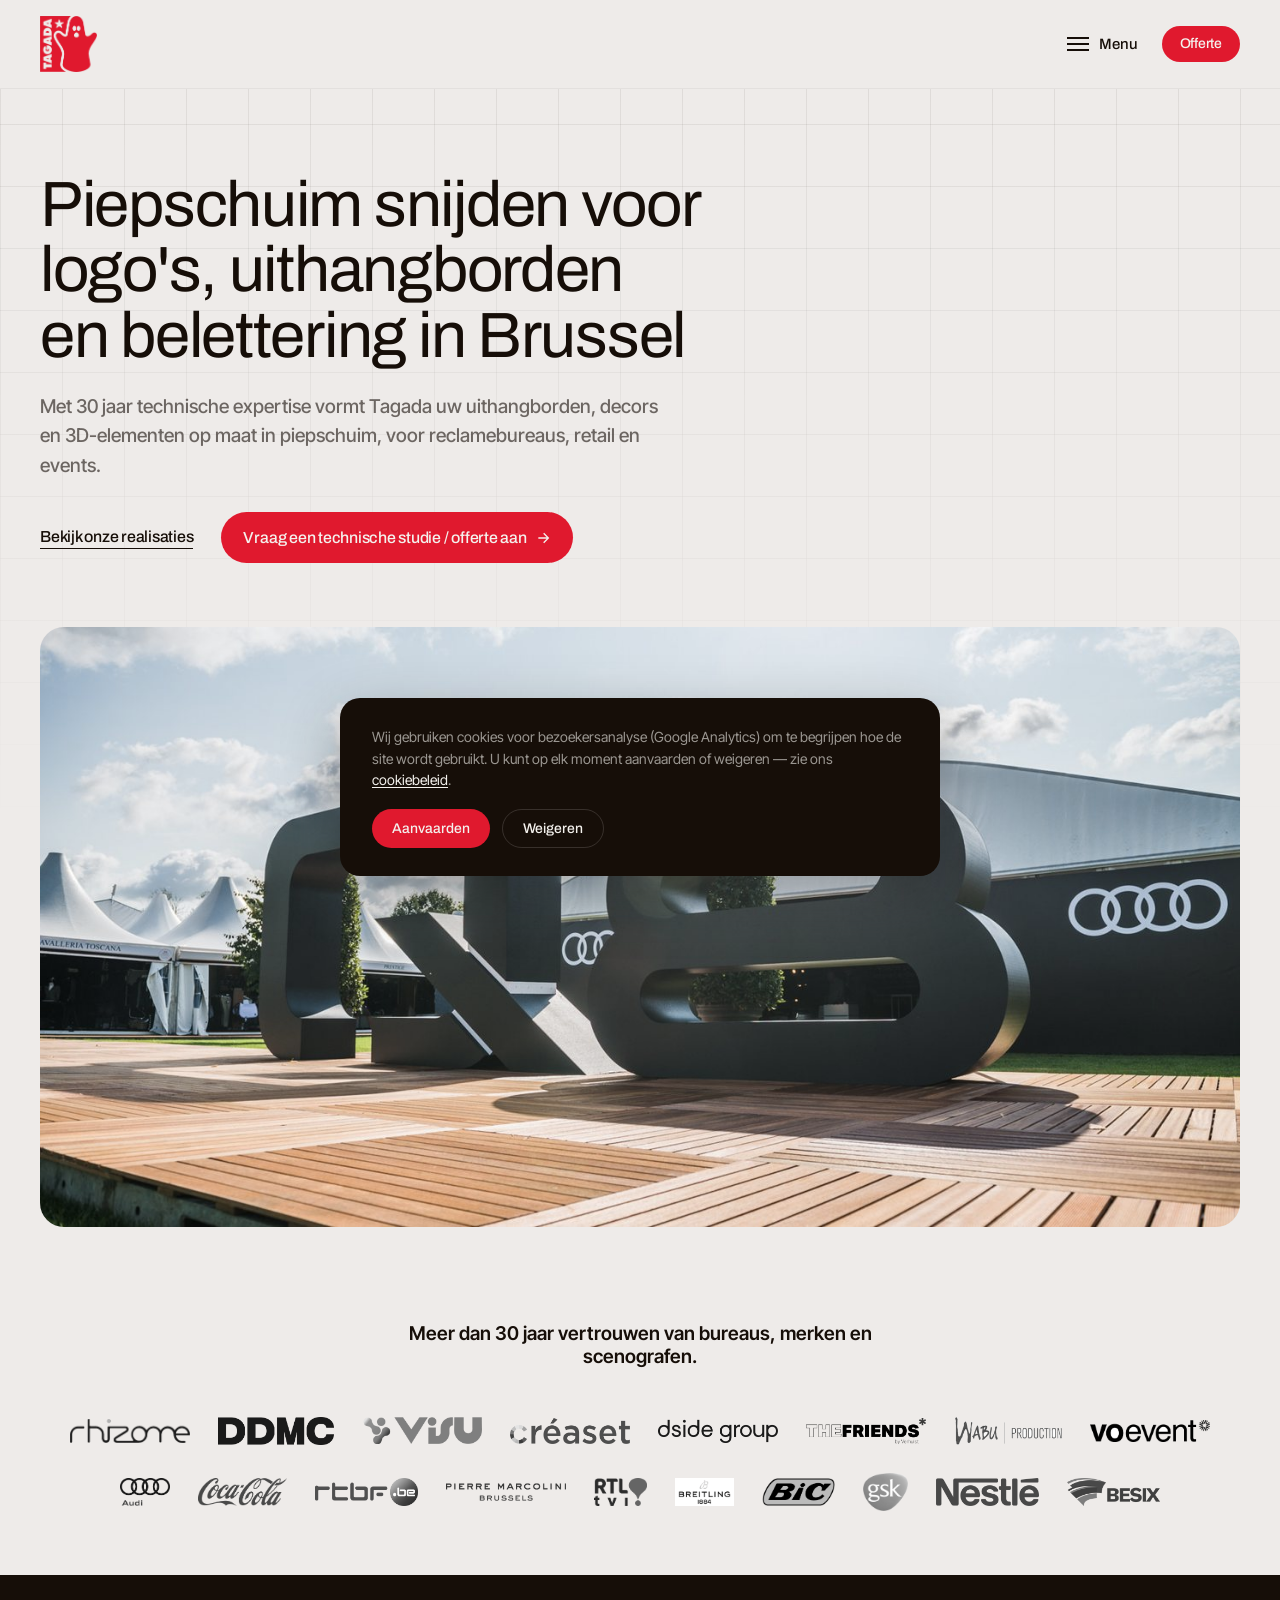
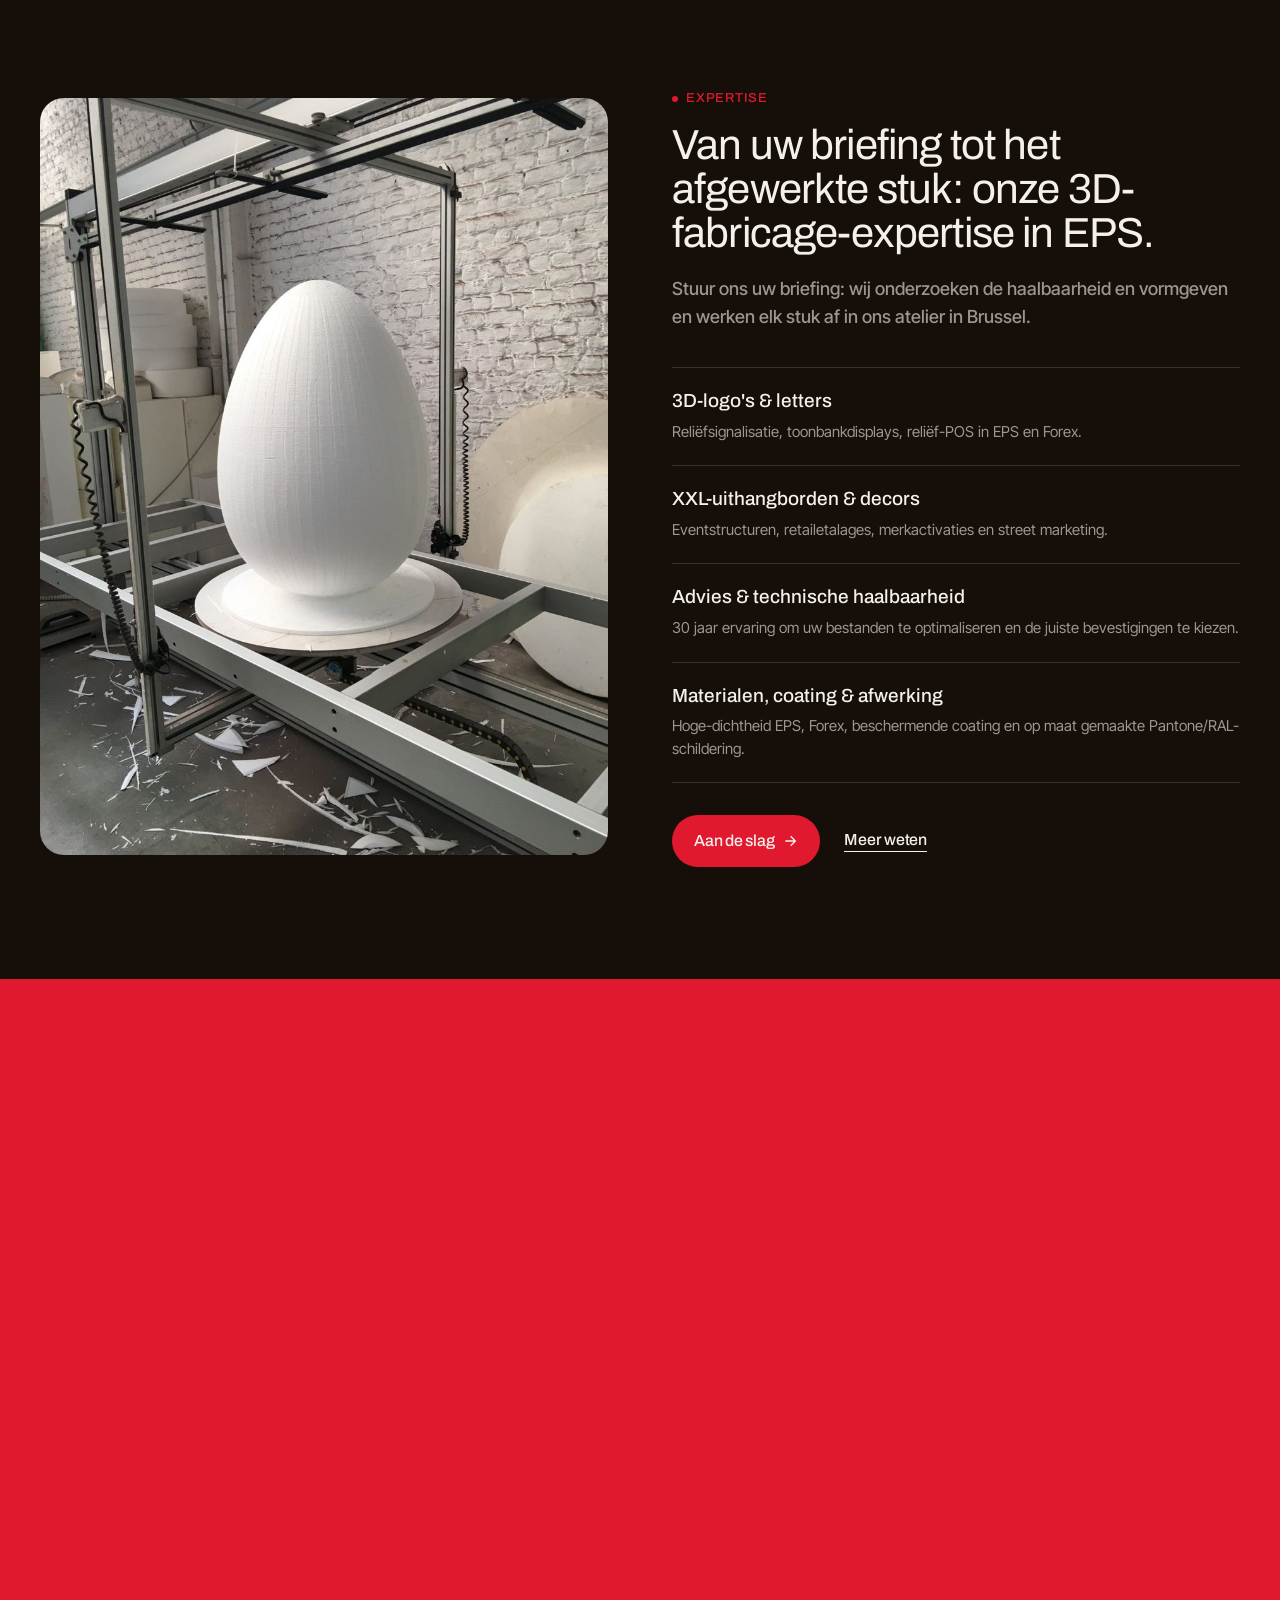
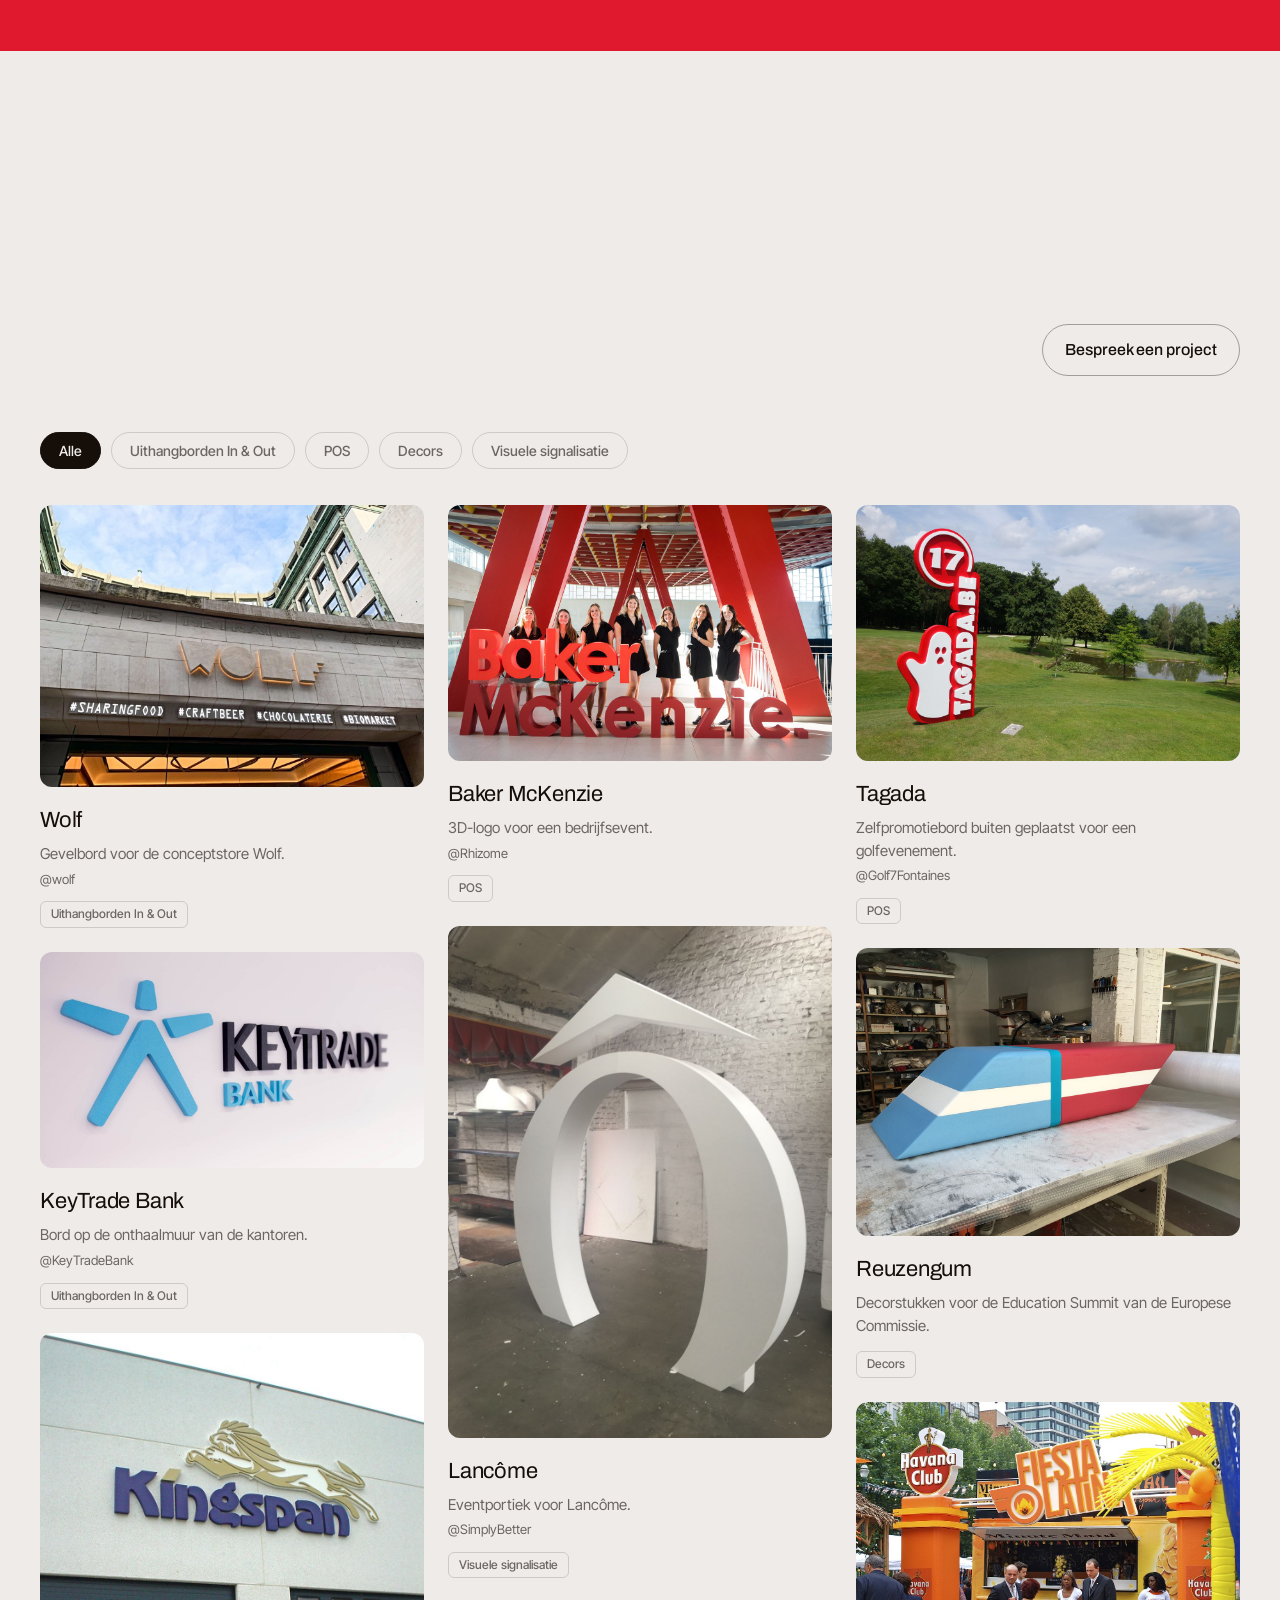
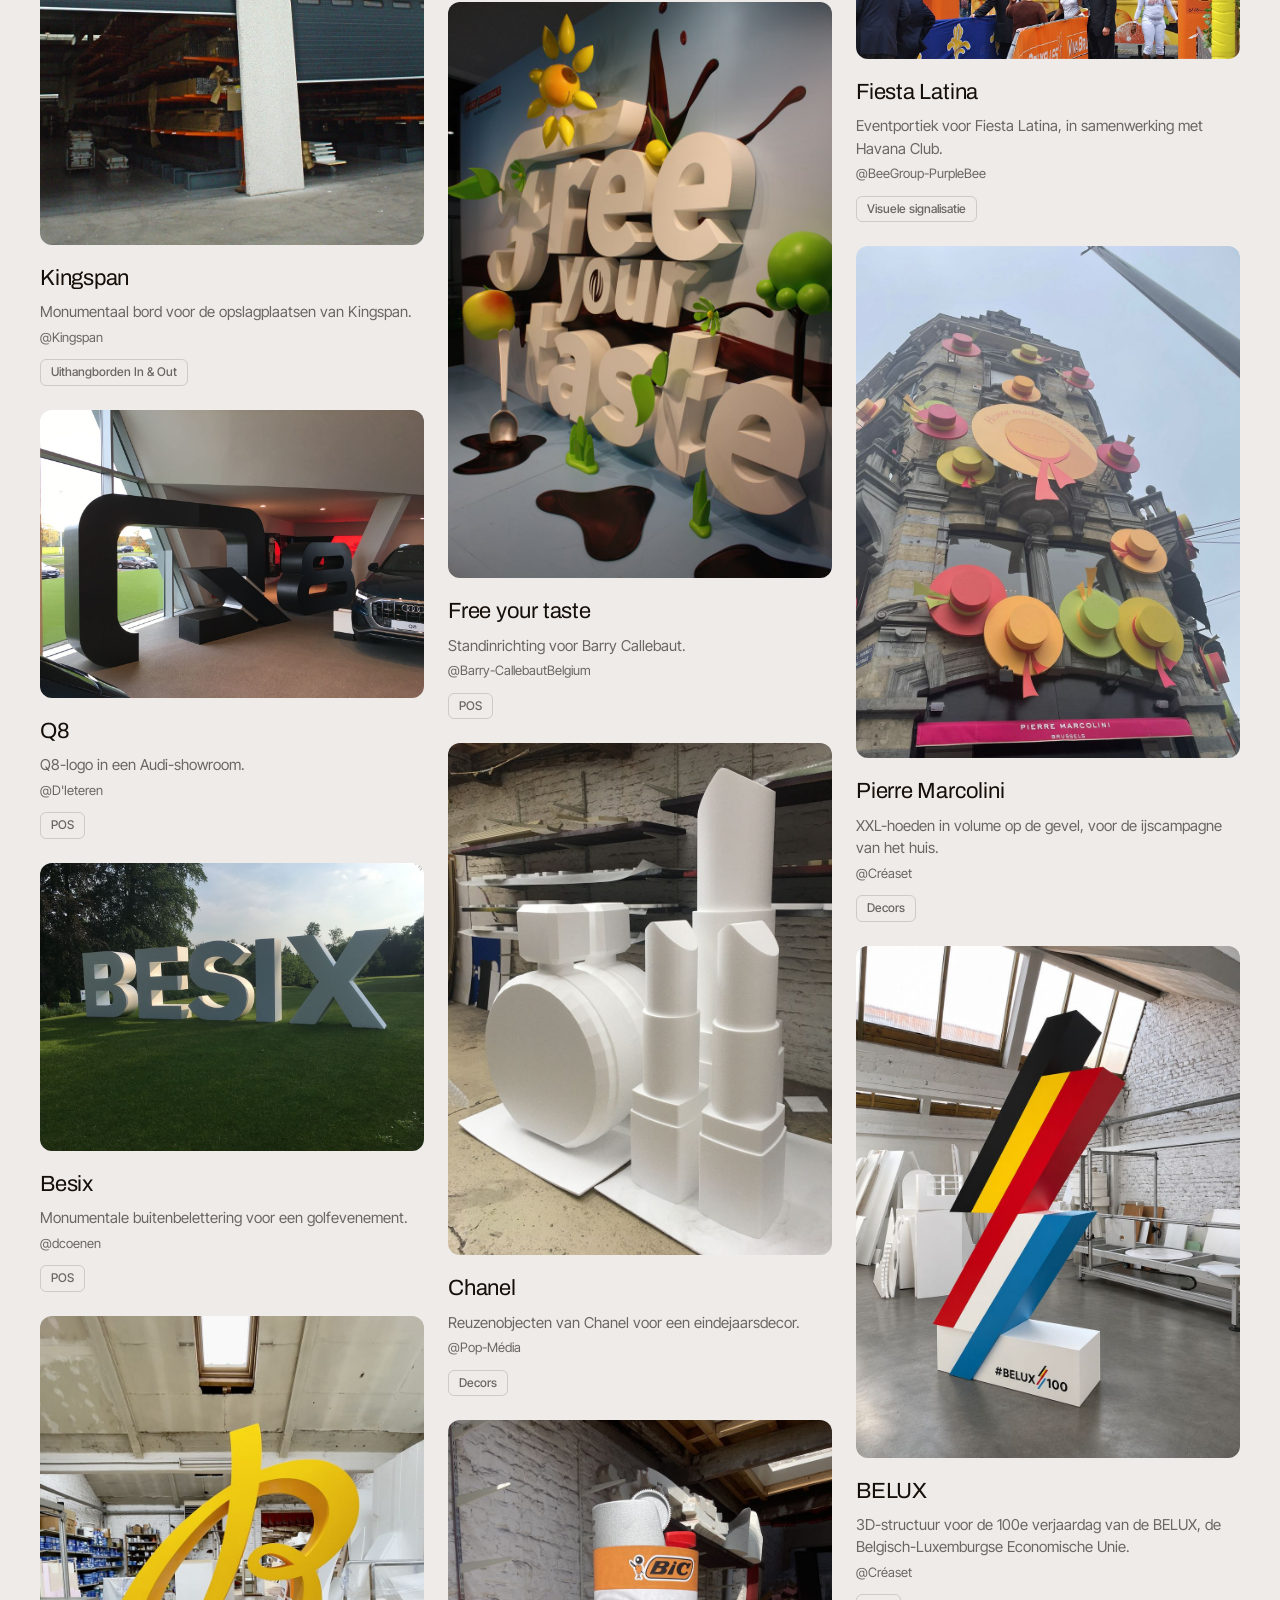
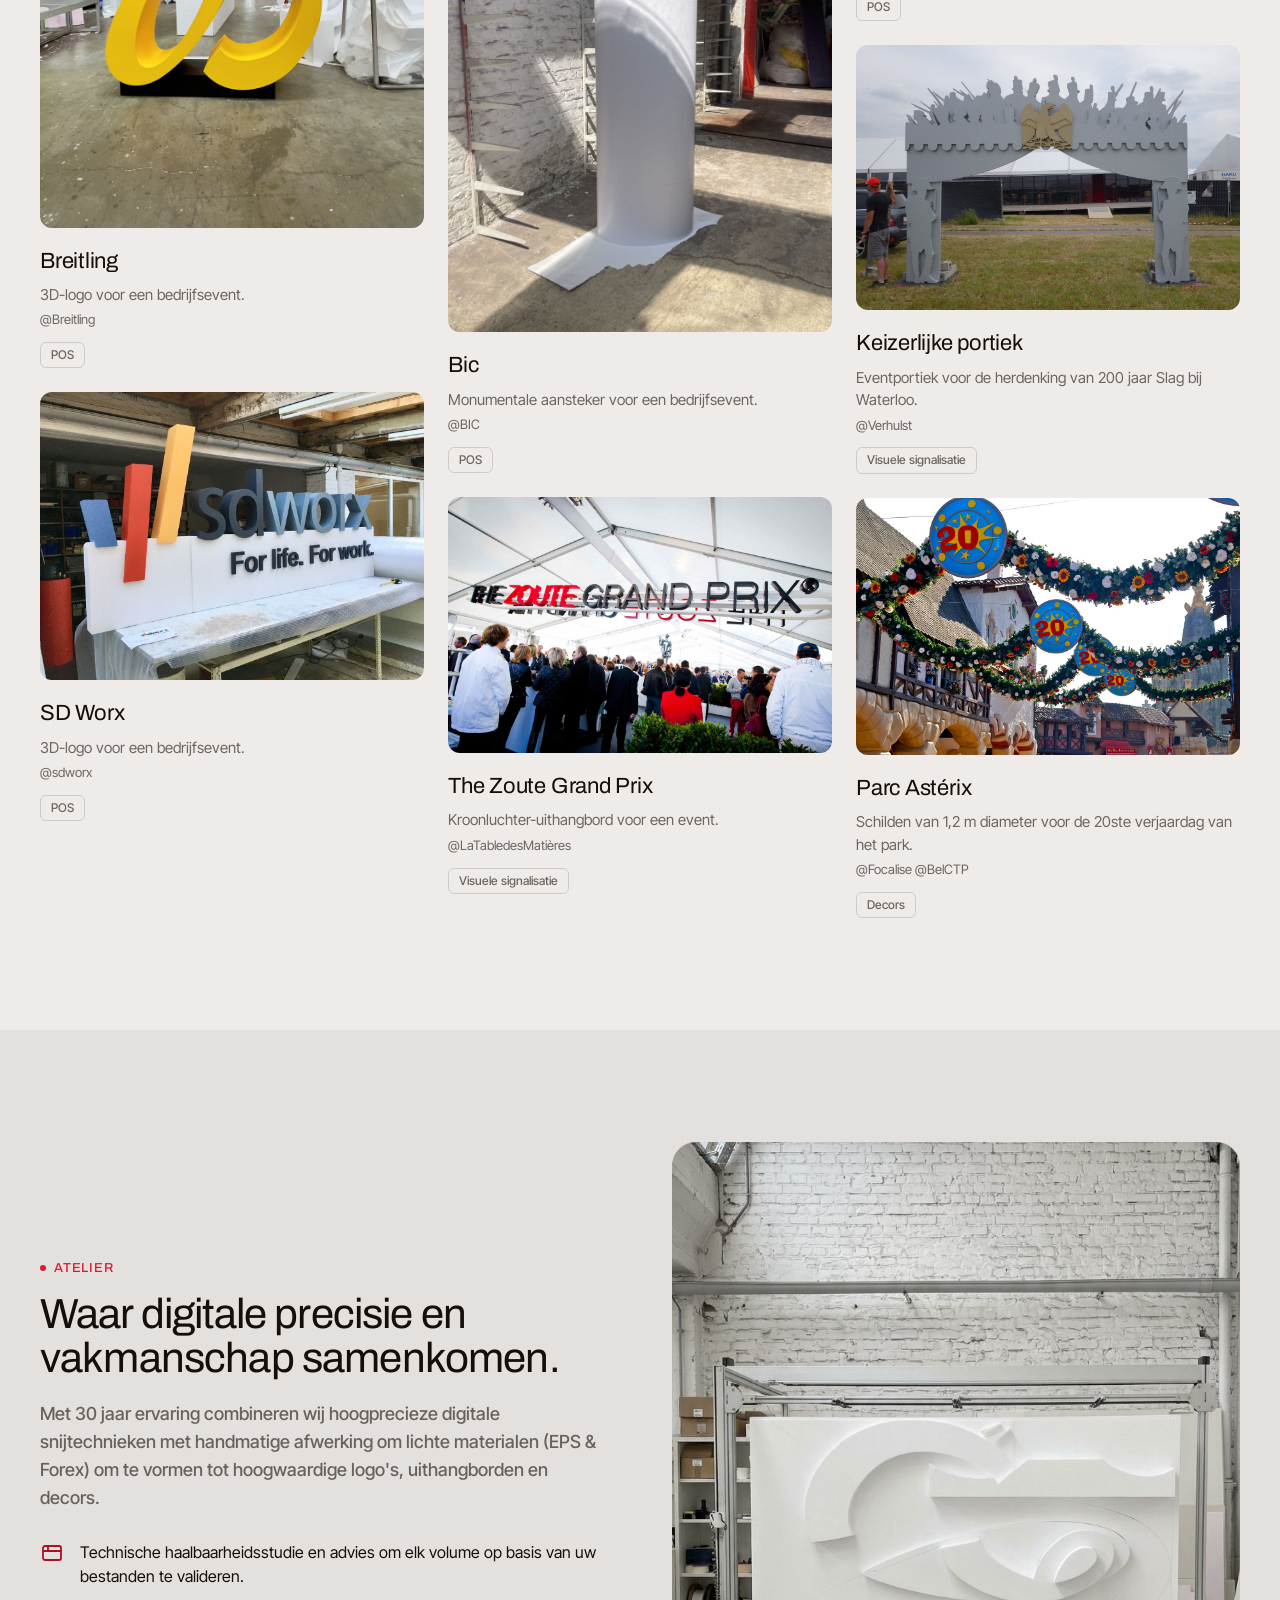
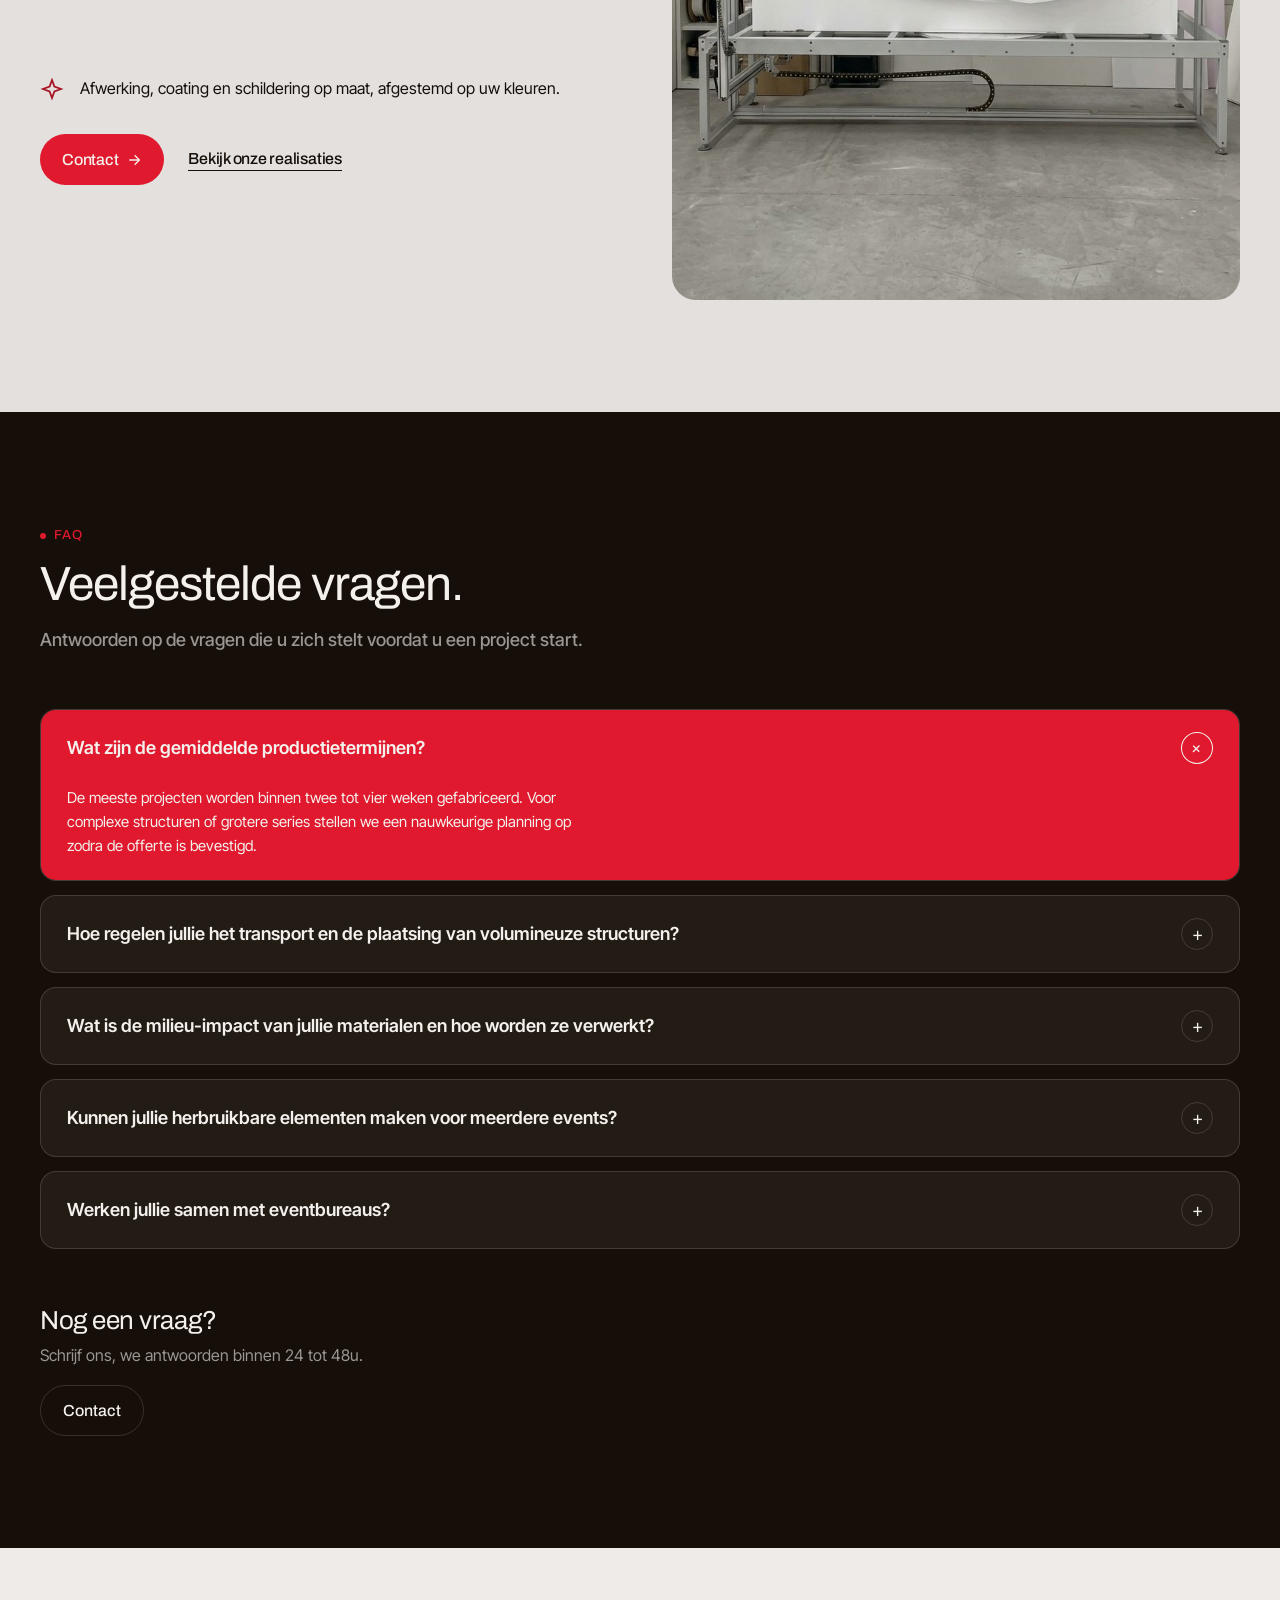
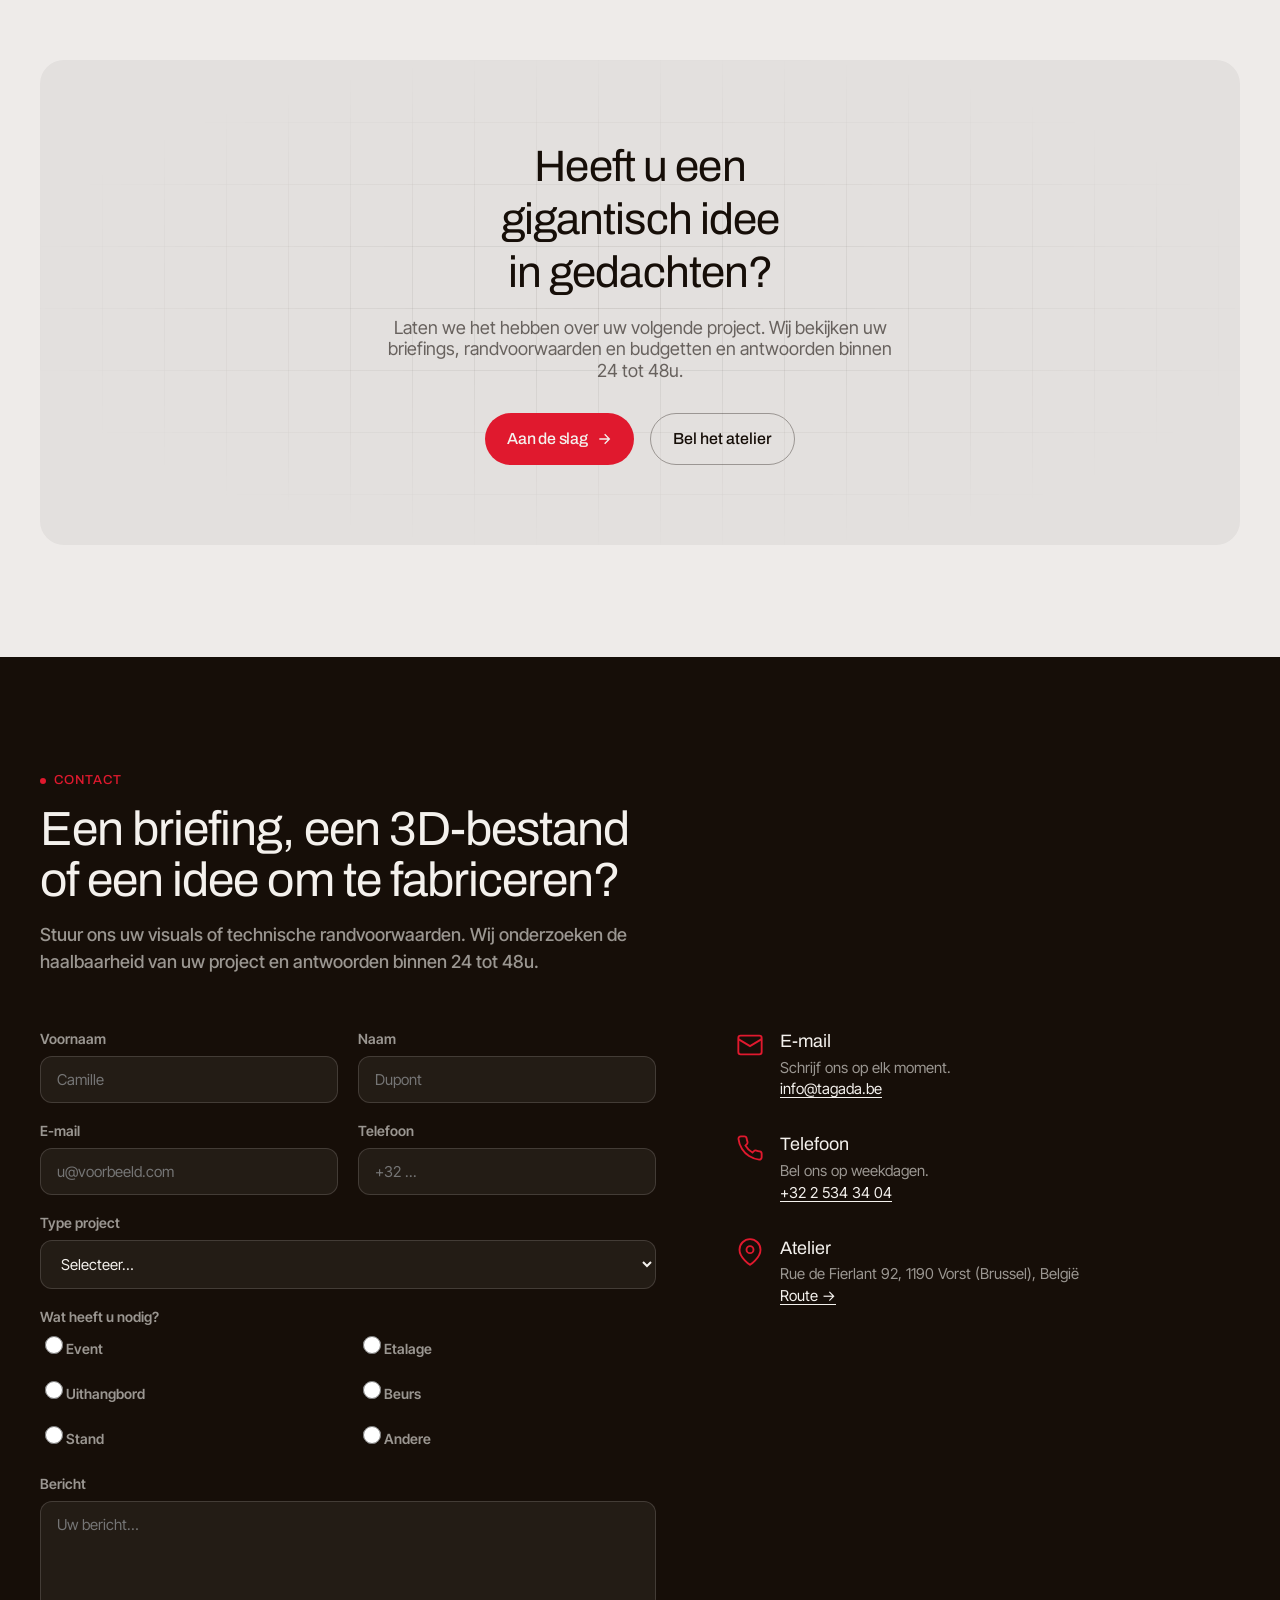
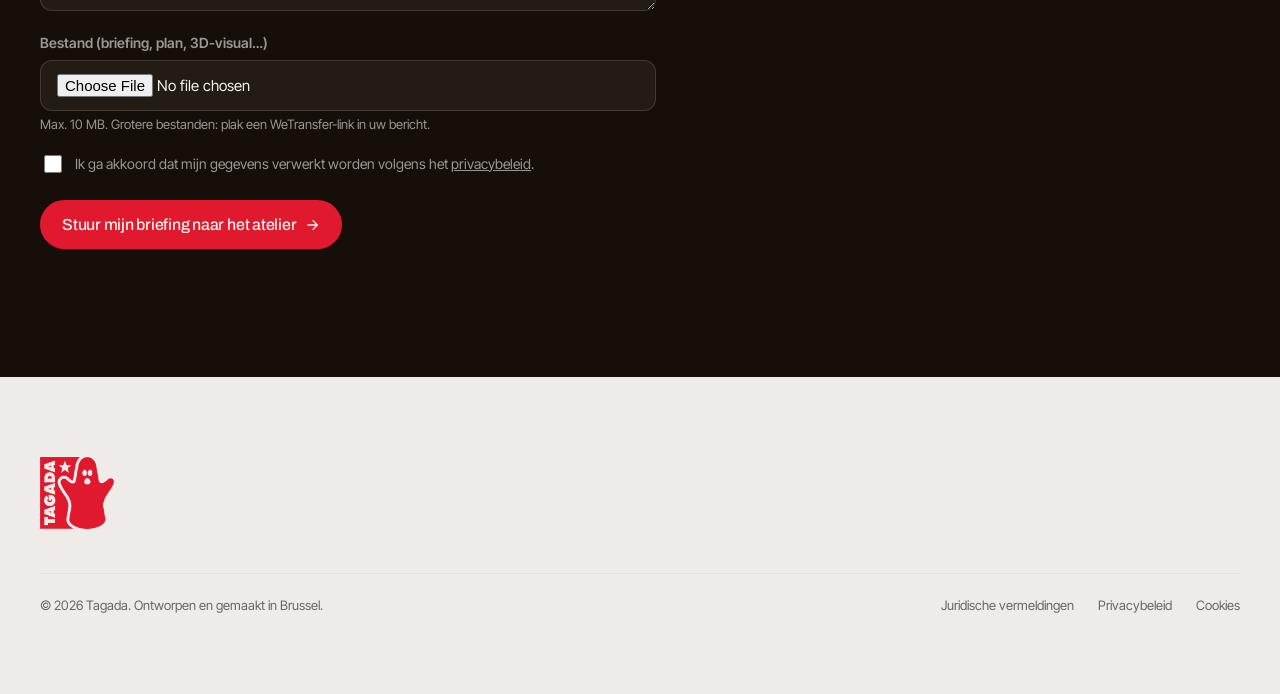
<file: nl/index.html>
<!doctype html>
<html lang="nl">
<head>
<meta charset="utf-8">
<meta name="viewport" content="width=device-width, initial-scale=1">
<title>Piepschuim snijden voor logo's, uithangborden en belettering in Brussel — Tagada</title>
<meta name="description" content="Fabricageatelier in Brussel: 3D-logo's, XXL-uithangborden en decors op maat in EPS en Forex. 30 jaar expertise voor bureaus, retail en events.">
<link rel="canonical" href="https://tagada.be/nl/">
<link rel="icon" type="image/x-icon" href="../favicon.ico">
<link rel="icon" type="image/png" sizes="32x32" href="../favicon-32.png">
<link rel="icon" type="image/png" sizes="16x16" href="../favicon-16.png">
<link rel="apple-touch-icon" sizes="180x180" href="../apple-touch-icon.png">
<link rel="manifest" href="../site.webmanifest">
<meta name="theme-color" content="#E0192E">
<link rel="alternate" hreflang="fr" href="https://tagada.be/">
<link rel="alternate" hreflang="en" href="https://tagada.be/en/">
<link rel="alternate" hreflang="nl" href="https://tagada.be/nl/">
<link rel="alternate" hreflang="x-default" href="https://tagada.be/">
<meta property="og:type" content="website">
<meta property="og:site_name" content="Tagada">
<meta property="og:title" content="Piepschuim snijden voor logo's, uithangborden en belettering in Brussel — Tagada">
<meta property="og:description" content="Fabricageatelier in Brussel: 3D-logo's, XXL-uithangborden en decors op maat in EPS en Forex. 30 jaar expertise voor bureaus, retail en events.">
<meta property="og:url" content="https://tagada.be/nl/">
<meta property="og:image" content="https://tagada.be/Images/og-image.jpg">
<meta property="og:image:width" content="1200">
<meta property="og:image:height" content="630">
<meta property="og:locale" content="nl_BE">
<meta name="twitter:card" content="summary_large_image">
<meta name="twitter:title" content="Piepschuim snijden voor logo's, uithangborden en belettering in Brussel — Tagada">
<meta name="twitter:description" content="Fabricageatelier in Brussel: 3D-logo's, XXL-uithangborden en decors op maat in EPS en Forex. 30 jaar expertise voor bureaus, retail en events.">
<meta name="twitter:image" content="https://tagada.be/Images/og-image.jpg">
<script type="application/ld+json">
{
  "@context": "https://schema.org",
  "@type": "LocalBusiness",
  "@id": "https://tagada.be/#business",
  "name": "Tagada",
  "legalName": "Tagada SRL",
  "description": "Fabricageatelier voor 3D-logo's, uithangborden en decors op maat in EPS-piepschuim en Forex, gevestigd in Brussel. 30 jaar technische expertise voor bureaus, retail en events.",
  "url": "https://tagada.be/",
  "image": "https://tagada.be/Images/og-image.jpg",
  "telephone": "+32 2 534 34 04",
  "email": "info@tagada.be",
  "address": {
    "@type": "PostalAddress",
    "streetAddress": "Rue de Fierlant 92",
    "postalCode": "1190",
    "addressLocality": "Forest (Bruxelles)",
    "addressRegion": "Bruxelles-Capitale",
    "addressCountry": "BE"
  },
  "geo": {
    "@type": "GeoCoordinates",
    "latitude": 50.825411,
    "longitude": 4.3320691
  },
  "openingHoursSpecification": {
    "@type": "OpeningHoursSpecification",
    "dayOfWeek": ["Monday", "Tuesday", "Wednesday", "Thursday", "Friday"],
    "opens": "09:00",
    "closes": "17:30"
  },
  "areaServed": ["België", "Brussel", "Noord-Frankrijk"],
  "logo": "https://tagada.be/Images/site/logo-tagada-red.png",
  "knowsAbout": [
    "Piepschuim (EPS) snijden",
    "Forex (PVC-schuim) snijden",
    "3D-logo's en letters",
    "Uithangborden",
    "POS-materiaal",
    "Evenementendecors",
    "Scenografie",
    "Coating en Pantone/RAL-lakwerk"
  ],
  "hasOfferCatalog": {
    "@type": "OfferCatalog",
    "name": "Diensten van Tagada",
    "itemListElement": [
      {
        "@type": "Offer",
        "itemOffered": {
          "@type": "Service",
          "name": "Uithangborden In & Out"
        }
      },
      {
        "@type": "Offer",
        "itemOffered": {
          "@type": "Service",
          "name": "POS"
        }
      },
      {
        "@type": "Offer",
        "itemOffered": {
          "@type": "Service",
          "name": "Decors"
        }
      },
      {
        "@type": "Offer",
        "itemOffered": {
          "@type": "Service",
          "name": "Visuele signalisatie"
        }
      }
    ]
  }
}
</script>
<script type="application/ld+json">
{
  "@context": "https://schema.org",
  "@type": "FAQPage",
  "mainEntity": [
    {
      "@type": "Question",
      "name": "Wat zijn de gemiddelde productietermijnen?",
      "acceptedAnswer": {
        "@type": "Answer",
        "text": "De meeste projecten worden binnen twee tot vier weken gefabriceerd. Voor complexe structuren of grotere series stellen we een nauwkeurige planning op zodra de offerte is bevestigd."
      }
    },
    {
      "@type": "Question",
      "name": "Hoe regelen jullie het transport en de plaatsing van volumineuze structuren?",
      "acceptedAnswer": {
        "@type": "Answer",
        "text": "We ontwerpen elk stuk zodat het gemakkelijk demonteerbaar en transporteerbaar is. Wij regelen de logistiek en kunnen de plaatsing ter plaatse verzorgen, met onze eigen teams of in samenwerking met die van u."
      }
    },
    {
      "@type": "Question",
      "name": "Wat is de milieu-impact van jullie materialen en hoe worden ze verwerkt?",
      "acceptedAnswer": {
        "@type": "Answer",
        "text": "Onze restmaterialen en EPS worden voor 100% gerecycleerd via een lokaal circulair netwerk. Het lichte gewicht van onze structuren verlaagt bovendien de CO2-voetafdruk van het transport -- een concreet voordeel voor uw events."
      }
    },
    {
      "@type": "Question",
      "name": "Kunnen jullie herbruikbare elementen maken voor meerdere events?",
      "acceptedAnswer": {
        "@type": "Answer",
        "text": "Ja. We ontwerpen modulaire, demonteerbare structuren die bedoeld zijn om herbruikt te worden, en adviseren u over de materialen en afwerkingen die het best bij herhaald gebruik passen."
      }
    },
    {
      "@type": "Question",
      "name": "Werken jullie samen met eventbureaus?",
      "acceptedAnswer": {
        "@type": "Answer",
        "text": "Zeker. We werken regelmatig samen met bureaus, scenografen en visual merchandising managers, en kunnen optreden als onderaannemer of rechtstreeks, naargelang uw behoefte."
      }
    }
  ]
}
</script>
<style>
@font-face { font-family:'Archivo'; font-weight:400; font-style:normal; font-display:swap; src:url('../fonts/archivo-regular.ttf') format('truetype'); }
@font-face { font-family:'Archivo'; font-weight:500; font-style:normal; font-display:swap; src:url('../fonts/archivo-medium.ttf') format('truetype'); }
@font-face { font-family:'Inter Tight'; font-weight:400; font-style:normal; font-display:swap; src:url('../fonts/inter-tight-regular.ttf') format('truetype'); }
@font-face { font-family:'Inter Tight'; font-weight:500; font-style:normal; font-display:swap; src:url('../fonts/inter-tight-medium.ttf') format('truetype'); }
@font-face { font-family:'Inter Tight'; font-weight:600; font-style:normal; font-display:swap; src:url('../fonts/inter-tight-semibold.ttf') format('truetype'); }

:root{
  --bg: #EEEBE9;
  --surface: #FFFFFF;
  --gray: #E3E0DE;
  --ink: #160E08;
  --ink-60: rgba(22,14,8,.6);
  --ink-35: rgba(22,14,8,.35);
  --ink-15: rgba(22,14,8,.15);
  --line: #E3E0DE;
  --accent: #E0192E;
  --accent-deep: #A81323;
  --on-dark: #F4F1ED;
  --on-dark-60: rgba(244,241,237,.6);
  --on-dark-15: rgba(244,241,237,.15);
  --dark-surface: #221A12;
  --ease: cubic-bezier(.645,.045,.355,1);
  --radius-pill: 800px;
  --radius-lg: 24px;
  --radius-md: 12px;
  --font-display: 'Archivo', 'Arial Narrow', sans-serif;
  --font-body: 'Inter Tight', Arial, sans-serif;
}
*{ box-sizing:border-box; }
html{ scroll-behavior:smooth; }
body{ margin:0; background:var(--bg); color:var(--ink); font-family:var(--font-body); font-size:16px; line-height:1.2; -webkit-font-smoothing:antialiased; }
h1,h2,h3,h4,h5,h6{ margin:0; font-family:var(--font-display); font-weight:400; }
p{ margin:0; }
a{ color:inherit; text-decoration:none; }
img{ display:block; max-width:100%; }
button{ font-family:inherit; }
::selection{ background:#FFDCBF; }

.wrap{ max-width:1280px; margin:0 auto; padding:0 40px; }
section{ padding:112px 0; }
@media (max-width:900px){ section{ padding:72px 0; } .wrap{ padding:0 24px; } }

.eyebrow{ display:inline-flex; align-items:center; gap:8px; font-family:var(--font-display); font-weight:500; font-size:13px; letter-spacing:.06em; text-transform:uppercase; color:var(--accent); margin-bottom:16px; }
.eyebrow::before{ content:''; width:6px; height:6px; border-radius:50%; background:var(--accent); }
.eyebrow.on-dark{ color:var(--accent); }

.btn-primary{ display:inline-flex; align-items:center; gap:8px; background:var(--accent); color:var(--on-dark); font-family:var(--font-display); font-weight:500; font-size:16px; letter-spacing:-.015rem; border-radius:var(--radius-pill); padding:16px 22px; border:none; cursor:pointer; transition:background-color .4s var(--ease); }
.btn-primary:hover{ background:var(--accent-deep); }
.btn-primary svg{ width:16px; height:16px; }
.btn-secondary{ display:inline-flex; align-items:center; gap:8px; font-family:var(--font-display); font-weight:500; font-size:16px; letter-spacing:-.015rem; border-bottom:1px solid currentColor; padding-bottom:2px; transition:opacity .4s var(--ease); }
.btn-secondary:hover{ opacity:.6; }
.btn-outline{ display:inline-flex; align-items:center; gap:8px; border:1px solid var(--ink-35); color:var(--ink); font-family:var(--font-display); font-weight:500; font-size:16px; border-radius:var(--radius-pill); padding:15px 22px; transition:border-color .4s var(--ease), background-color .4s var(--ease); }
.btn-outline:hover{ border-color:var(--ink); }
.btn-outline.on-dark{ border-color:var(--on-dark-15); color:var(--on-dark); }
.btn-outline.on-dark:hover{ border-color:var(--on-dark); }

/* ---------- Navbar ---------- */
.navbar{ position:fixed; top:0; left:0; right:0; z-index:500; background:var(--bg); border-bottom:1px solid var(--line); transition:border-color .3s; }
.navbar-inner{ max-width:1280px; margin:0 auto; padding:16px 40px; display:flex; align-items:center; justify-content:space-between; }
.brand{ display:flex; align-items:center; gap:10px; font-family:var(--font-display); font-weight:500; font-size:20px; letter-spacing:-.02em; }
.brand .mark{ width:auto; height:56px; object-fit:contain; display:block; }
.nav-actions{ display:flex; align-items:center; gap:24px; }
.menu-trigger{ display:flex; align-items:center; gap:10px; background:none; border:none; cursor:pointer; font-family:var(--font-display); font-weight:500; font-size:15px; color:var(--ink); padding:0; }
.menu-trigger .bars{ width:22px; height:14px; position:relative; }
.menu-trigger .bars span{ position:absolute; left:0; width:100%; height:2px; background:var(--ink); transition:transform .3s var(--ease), opacity .3s var(--ease); }
.menu-trigger .bars span:nth-child(1){ top:0; }
.menu-trigger .bars span:nth-child(2){ top:6px; }
.menu-trigger .bars span:nth-child(3){ top:12px; }
.nav-actions .btn-primary{ padding:10px 18px; font-size:14px; }

/* ---------- Menu overlay (anchors) ---------- */
.menu-overlay{ position:fixed; inset:0; z-index:900; background:rgba(17,17,17,.5); backdrop-filter:blur(10px); -webkit-backdrop-filter:blur(10px);
  display:flex; align-items:center; justify-content:center; opacity:0; pointer-events:none; transition:opacity .4s var(--ease); }
.menu-overlay.is-open{ opacity:1; pointer-events:auto; }
.menu-panel{ text-align:center; transform:translateY(16px); transition:transform .5s var(--ease); }
.menu-overlay.is-open .menu-panel{ transform:translateY(0); }
.menu-close{ position:absolute; top:28px; right:40px; width:44px; height:44px; border-radius:50%; border:1px solid var(--on-dark-15); background:none; color:var(--on-dark); cursor:pointer; display:flex; align-items:center; justify-content:center; transition:border-color .3s; }
.menu-close:hover{ border-color:var(--on-dark); }
.menu-links{ display:flex; flex-direction:column; gap:6px; }
.menu-links a{ font-family:var(--font-display); font-weight:400; font-size:clamp(36px,6vw,64px); letter-spacing:-.02em; color:var(--on-dark); transition:opacity .3s; padding:6px 0; }
.menu-links a:hover{ opacity:.55; }
.menu-foot{ margin-top:40px; display:flex; gap:24px; justify-content:center; }
.menu-foot a{ font-family:var(--font-body); font-weight:500; font-size:14px; color:var(--on-dark-60); }
.menu-foot a:hover{ color:var(--on-dark); }
body.menu-open{ overflow:hidden; }

/* ---------- Hero ---------- */
.hero{ position:relative; padding-top:172px; padding-bottom:48px; background:var(--bg); overflow:hidden; }
.hero::before{ content:''; position:absolute; inset:0;
  background-image:
    repeating-linear-gradient(to right, rgba(22,14,8,.08) 0 1px, transparent 1px 62px),
    repeating-linear-gradient(to bottom, rgba(22,14,8,.08) 0 1px, transparent 1px 62px);
  -webkit-mask-image:linear-gradient(to bottom, black 0%, transparent 65%);
  mask-image:linear-gradient(to bottom, black 0%, transparent 65%);
}
.hero-inner{ position:relative; z-index:1; max-width:1280px; margin:0 auto; padding:0 40px; }
.hero h1{ font-size:clamp(36px, 5.2vw, 64px); line-height:1.02; letter-spacing:-.02em; color:var(--ink); text-wrap:balance; max-width:900px; }
.hero p{ margin-top:24px; font-size:19px; line-height:1.55; color:var(--ink-60); font-weight:500; max-width:640px; }
.hero-actions{ margin-top:32px; display:flex; align-items:center; gap:28px; flex-wrap:wrap; }
.video-panel{ position:relative; z-index:1; max-width:1280px; margin:64px auto 0; padding:0 40px; }
.video-frame{ position:relative; border-radius:var(--radius-lg); overflow:hidden; aspect-ratio:16/8; }
.video-frame img{ width:100%; height:100%; object-fit:cover; filter:saturate(.85); }
.video-frame .scrim{ position:absolute; inset:0; background:linear-gradient(180deg, rgba(10,6,3,.05) 0%, rgba(10,6,3,.6) 100%); opacity:0; transition:opacity .4s var(--ease); }
.video-frame .video-caption{ position:absolute; left:24px; bottom:20px; z-index:2; margin:0; font-family:var(--font-body); font-weight:500; font-size:14px; color:var(--on-dark); text-shadow:0 1px 4px rgba(0,0,0,.4); opacity:0; transition:opacity .4s var(--ease); }
.video-frame:hover .scrim, .video-frame:hover .video-caption{ opacity:1; }
@media (hover:none){ .video-frame .scrim, .video-frame .video-caption{ opacity:1; } }
@media (max-width:640px){ .video-frame{ aspect-ratio:4/5; } }

/* ---------- Intro (page-load) reveal — matches the reference's slideInBottom preset ---------- */
.reveal{ opacity:0; transform:translateY(40px); animation:reveal-in .9s cubic-bezier(.25,1,.5,1) forwards; }
.reveal-1{ animation-delay:.05s; }
.reveal-2{ animation-delay:.2s; }
.reveal-3{ animation-delay:.35s; }
.reveal-4{ animation-delay:.5s; }
@keyframes reveal-in{ to{ opacity:1; transform:translateY(0); } }
@media (prefers-reduced-motion: reduce){ .reveal{ animation:none; opacity:1; transform:none; } }

/* ---------- Scroll reveal (sitewide) — same slideInBottom language, IntersectionObserver-driven ---------- */
.reveal-io{ opacity:0; transform:translateY(38px); transition:opacity .9s cubic-bezier(.25,1,.5,1), transform .9s cubic-bezier(.25,1,.5,1); }
.reveal-io.is-visible{ opacity:1; transform:translateY(0); }
@media (prefers-reduced-motion: reduce){ .reveal-io{ opacity:1 !important; transform:none !important; transition:none !important; } }

/* ---------- Image curtain reveal — same mechanism as the accordion fill ---------- */
.curtain{ position:relative; overflow:hidden; }
.curtain .cur-fill{ position:absolute; left:0; right:0; bottom:0; top:auto; height:100%; background:var(--accent); transition:height 1.1s var(--ease); z-index:2; }
.curtain.is-revealed .cur-fill{ height:0%; }
@media (prefers-reduced-motion: reduce){ .curtain .cur-fill{ display:none; } }

/* ---------- Button icon slide — two stacked arrows swapping in a clipped window ---------- */
.icon-slide{ position:relative; width:16px; height:16px; overflow:hidden; display:inline-block; flex-shrink:0; }
.icon-slide svg{ position:absolute; top:0; left:0; width:16px; height:16px; transition:transform 1s var(--ease); }
.icon-slide .ic-a{ transform:translateX(0); }
.icon-slide .ic-b{ transform:translateX(-130%); }
.btn-primary:hover .icon-slide .ic-a{ transform:translateX(130%); }
.btn-primary:hover .icon-slide .ic-b{ transform:translateX(0); }

/* ---------- Navbar hide on scroll-down / reveal on scroll-up ---------- */
.navbar{ transition:transform .5s var(--ease), border-color .3s; }
.navbar.nav-hidden{ transform:translateY(-100%); }

/* ---------- Logo strip ---------- */
.logos-head{ text-align:center; font-family:var(--font-body); font-weight:600; font-size:19px; color:var(--ink); max-width:560px; margin:0 auto 48px; }
.logos-row{ display:flex; align-items:center; justify-content:center; gap:24px 28px; flex-wrap:wrap; }
.logos-row + .logos-row{ margin-top:28px; }
.logo-chip{ height:28px; width:auto; max-width:120px; object-fit:contain; display:block; filter:grayscale(1); opacity:.5; transition:filter .4s var(--ease), opacity .4s var(--ease); }
.logo-chip:hover{ filter:grayscale(0); opacity:1; }
.logo-chip.is-square{ height:38px; }

/* ---------- Dark section base ---------- */
.section-dark{ background:var(--ink); color:var(--on-dark); }
.section-gray{ background:var(--gray); }
.section-red{ background:var(--accent); color:var(--on-dark); }
.section-red .eyebrow{ color:var(--on-dark); }
.section-red .eyebrow::before{ background:var(--on-dark); }

/* ---------- Why / Tabs ---------- */
.why-grid{ display:grid; grid-template-columns:1fr 1fr; gap:64px; align-items:center; }
.why-media{ position:relative; border-radius:var(--radius-lg); overflow:hidden; aspect-ratio:3/4; }
.why-media img{ width:100%; height:100%; object-fit:cover; }
.why-h2{ font-size:clamp(30px,3.4vw,42px); line-height:1.05; letter-spacing:-.02em; text-wrap:balance; }
.why-text{ margin-top:20px; font-size:18px; line-height:1.55; color:var(--on-dark-60); font-weight:500; max-width:52ch; }
.why-list{ margin-top:36px; display:flex; flex-direction:column; }
.why-item{ padding:22px 0; border-top:1px solid var(--on-dark-15); }
.why-item:last-child{ border-bottom:1px solid var(--on-dark-15); }
.why-item h4{ font-family:var(--font-display); font-weight:500; font-size:19px; }
.why-item p{ margin-top:8px; font-size:15px; line-height:1.5; color:var(--on-dark-60); }
.why-actions{ margin-top:32px; display:flex; align-items:center; gap:24px; }

/* ---------- Portfolio ---------- */
.section-head{ max-width:680px; margin-bottom:56px; }
.section-head h2{ font-size:clamp(32px,4vw,48px); letter-spacing:-.02em; line-height:1.05; text-wrap:balance; }
.section-head p{ margin-top:16px; font-size:18px; line-height:1.5; color:var(--ink-60); font-weight:500; }
.section-head-row{ display:flex; justify-content:space-between; align-items:flex-end; gap:32px; flex-wrap:wrap; margin-bottom:56px; }

.portfolio-grid{ columns:3; column-gap:24px; }
@media (max-width:1000px){ .portfolio-grid{ columns:2; } }
@media (max-width:640px){ .portfolio-grid{ columns:1; } }
.p-card{ break-inside:avoid; margin-bottom:24px; }
/* Fade only: a transform inside CSS columns can paint a moving card in two places */
.p-card.reveal-io, .p-card.reveal-io.is-visible{ transform:none; transition:opacity .6s var(--ease); }
.p-card .frame{ position:relative; border-radius:var(--radius-md); overflow:hidden; }
.p-card .frame img{ width:100%; height:auto; display:block; transition:transform 1s var(--ease); }
.p-card:hover .frame img{ transform:scale(1.08); }
.p-card .body{ padding-top:20px; }
.p-card h3{ font-size:22px; letter-spacing:-.01em; }
.p-card .desc{ margin-top:10px; font-size:15px; line-height:1.5; color:var(--ink-60); }
.p-card .credit{ margin-top:6px; font-size:13px; color:var(--ink-60); }
.p-tags{ margin-top:14px; display:flex; gap:8px; flex-wrap:wrap; }
.p-tag{ font-family:var(--font-body); font-weight:500; font-size:12px; color:var(--ink-60); border:1px solid var(--ink-15); border-radius:6px; padding:5px 10px; }
.portfolio-more{ margin-top:48px; text-align:center; }

/* ---------- Atelier / list ---------- */
.atelier-grid{ display:grid; grid-template-columns:1fr 1fr; gap:64px; align-items:center; }
.atelier-media{ border-radius:var(--radius-lg); overflow:hidden; aspect-ratio:3/4; }
.atelier-media img{ width:100%; height:100%; object-fit:cover; }
.atelier-list{ margin-top:28px; display:flex; flex-direction:column; gap:20px; }
.atelier-item{ display:flex; gap:16px; align-items:flex-start; }
.atelier-item .ic{ width:24px; height:24px; flex-shrink:0; color:var(--accent-deep); margin-top:2px; }
.atelier-item p{ font-size:16px; line-height:1.5; }
.atelier-actions{ margin-top:32px; display:flex; align-items:center; gap:24px; }
@media (max-width:900px){ .why-grid, .atelier-grid{ grid-template-columns:1fr; } }

/* ---------- Accordion (FAQ) — matches design system curtain ---------- */
.accordion-list{ display:flex; flex-direction:column; gap:14px; }
.accordion2{ position:relative; background:rgba(244,241,237,.06); border:1px solid var(--on-dark-15); border-radius:16px; overflow:hidden; cursor:pointer; }
.accordion2 .fill{ position:absolute; left:0; top:0; width:100%; height:0%; background:var(--accent); transition:height .7s var(--ease); }
.accordion2 .fill.hover-fill{ z-index:1; }
.accordion2 .fill.open-fill{ z-index:2; }
.accordion2:hover .fill.hover-fill{ height:100%; }
.accordion2.is-active .fill.open-fill{ height:100%; }
.accordion2 .head{ position:relative; z-index:3; display:flex; gap:20px; align-items:center; padding:22px 26px; }
.accordion2 .head p{ flex:1; font-family:var(--font-body); font-weight:600; font-size:18px; color:var(--on-dark); transition:color .4s var(--ease); }
.accordion2.is-active .head p, .accordion2:hover .head p{ color:var(--on-dark); }
.accordion2 .icon{ width:32px; height:32px; border-radius:50%; border:1px solid var(--on-dark-15); display:flex; align-items:center; justify-content:center; font-family:var(--font-display); font-size:18px; line-height:1; color:var(--on-dark); transition:transform .7s var(--ease), color .4s var(--ease), border-color .4s var(--ease); flex-shrink:0; }
.accordion2.is-active .icon{ transform:rotate(45deg); }
.accordion2.is-active .icon, .accordion2:hover .icon{ color:var(--on-dark); border-color:var(--on-dark); }
.accordion2 .body{ position:relative; z-index:3; max-height:0; overflow:hidden; transition:max-height .7s var(--ease); }
.accordion2.is-active .body{ max-height:400px; }
.accordion2 .body p{ margin:0; padding:0 26px 22px; font-size:15px; line-height:1.6; max-width:64ch; color:var(--on-dark); }
.faq-more{ margin-top:56px; max-width:520px; }
.faq-more h3{ font-size:26px; letter-spacing:-.01em; }
.faq-more p{ margin-top:10px; font-size:16px; color:var(--on-dark-60); }
.faq-more .btn-outline{ margin-top:20px; }

/* ---------- CTA ---------- */
.cta-card{ position:relative; overflow:hidden; background:var(--gray); color:var(--ink); border-radius:var(--radius-lg); padding:80px 40px; text-align:center; }
.cta-card::before{ content:''; position:absolute; inset:0;
  background-image:
    repeating-linear-gradient(to right, rgba(22,14,8,.09) 0 1px, transparent 1px 62px),
    repeating-linear-gradient(to bottom, rgba(22,14,8,.09) 0 1px, transparent 1px 62px);
  -webkit-mask-image:radial-gradient(ellipse at center, black 0%, transparent 75%);
  mask-image:radial-gradient(ellipse at center, black 0%, transparent 75%);
}
.cta-card > *{ position:relative; z-index:1; }
.cta-card h2{ font-size:clamp(30px,4vw,44px); letter-spacing:-.02em; max-width:16ch; margin:0 auto; text-wrap:balance; }
.cta-card p{ margin-top:18px; font-size:18px; color:var(--ink-60); max-width:52ch; margin-left:auto; margin-right:auto; }
.cta-actions{ margin-top:32px; display:flex; gap:16px; justify-content:center; flex-wrap:wrap; }

/* ---------- Contact ---------- */
.contact-grid{ display:grid; grid-template-columns:1.1fr .9fr; gap:80px; }
.field{ margin-bottom:20px; }
.field label{ display:block; font-family:var(--font-body); font-weight:600; font-size:14px; margin-bottom:8px; color:var(--on-dark-60); }
.field input, .field select, .field textarea{ width:100%; background:rgba(244,241,237,.06); border:1px solid var(--on-dark-15); border-radius:var(--radius-md); padding:13px 16px; font-family:var(--font-body); font-size:15px; color:var(--on-dark); transition:border-color .3s var(--ease); }
.field input:focus, .field select:focus, .field textarea:focus{ outline:none; border-color:var(--accent); }
.field textarea{ resize:vertical; min-height:110px; }
.row2{ display:grid; grid-template-columns:1fr 1fr; gap:20px; }
.radios{ display:grid; grid-template-columns:1fr 1fr; gap:12px 20px; margin-top:8px; }
.radio-opt{ display:flex; align-items:center; gap:10px; font-size:15px; }
.radio-opt input{ width:18px; height:18px; accent-color:var(--accent); }
.check-opt{ display:flex; align-items:center; gap:10px; font-size:14px; color:var(--on-dark-60); margin:8px 0 24px; }
.form-hp{ position:absolute; left:-10000px; width:1px; height:1px; overflow:hidden; }
.file-hint{ margin-top:6px; font-size:13px; color:var(--on-dark-60); }
.form-status{ margin-top:16px; font-size:15px; line-height:1.5; }
.form-status.is-ok{ color:var(--on-dark); }
.form-status.is-error{ color:#ff8a8a; }
.check-opt input{ width:18px; height:18px; accent-color:var(--accent); }
.contact-info{ display:flex; flex-direction:column; gap:36px; }
.info-block{ display:flex; gap:16px; }
.info-block .ic{ width:28px; height:28px; color:var(--accent); flex-shrink:0; }
.info-block h4{ font-size:18px; margin-bottom:4px; }
.info-block p{ font-size:15px; color:var(--on-dark-60); line-height:1.5; }
.info-block a{ font-size:15px; text-decoration:underline; text-underline-offset:3px; }
@media (max-width:900px){ .contact-grid{ grid-template-columns:1fr; gap:48px; } .row2, .radios{ grid-template-columns:1fr; } }

/* ---------- Footer ---------- */
.footer-cols{ display:flex; gap:80px; flex-wrap:wrap; }
.footer-col{ min-width:160px; }
.footer-col h5{ font-family:var(--font-display); font-weight:500; font-size:14px; text-transform:uppercase; letter-spacing:.05em; color:var(--ink-60); margin-bottom:16px; }
.footer-col a{ display:block; font-size:15px; padding:8px 0; }
.footer-col a:hover{ color:var(--accent-deep); }
.footer-col a.social-link{ display:flex; align-items:center; gap:12px; }
.social-link .ic{ width:18px; height:18px; flex-shrink:0; }
.footer-brand{ display:inline-block; }
.footer-brand img{ height:72px; width:auto; display:block; }
.footer-credits{ margin-top:40px; padding-top:24px; border-top:1px solid var(--line); display:flex; justify-content:space-between; align-items:center; gap:20px; flex-wrap:wrap; font-size:13px; color:var(--ink-60); }
.footer-legal{ display:flex; gap:24px; }
@media (max-width:900px){ .footer-cols{ gap:40px; } }
/* ---------- Cookie consent ---------- */
.cookie-banner{ position:fixed; left:24px; right:24px; bottom:24px; z-index:950; max-width:600px; margin:0 auto;
  background:var(--ink); color:var(--on-dark); border-radius:20px; padding:28px 32px; box-shadow:0 20px 60px rgba(0,0,0,.3);
  transform:translateY(24px); opacity:0; pointer-events:none; transition:transform .5s var(--ease), opacity .5s var(--ease); }
.cookie-banner.is-shown{ transform:translateY(0); opacity:1; pointer-events:auto; }
.cookie-banner p{ font-size:14px; line-height:1.55; color:var(--on-dark-60); }
.cookie-banner a{ text-decoration:underline; color:var(--on-dark); text-underline-offset:2px; }
.cookie-actions{ margin-top:18px; display:flex; gap:12px; flex-wrap:wrap; }
.cookie-actions button{ font-family:var(--font-display); font-weight:500; font-size:14px; border-radius:var(--radius-pill); padding:11px 20px; cursor:pointer; transition:background-color .4s var(--ease), border-color .4s var(--ease); }
.cookie-actions .cb-accept{ background:var(--accent); color:var(--on-dark); border:none; }
.cookie-actions .cb-accept:hover{ background:var(--accent-deep); }
.cookie-actions .cb-reject{ background:none; color:var(--on-dark); border:1px solid var(--on-dark-15); }
.cookie-actions .cb-reject:hover{ border-color:var(--on-dark); }
@media (max-width:520px){ .cookie-banner{ left:12px; right:12px; bottom:12px; padding:22px; } }
/* ---------- RSE / engagements section ---------- */
.rse-grid{ margin-top:48px; display:grid; grid-template-columns:repeat(3,1fr); gap:24px; }
.rse-card{ background:var(--surface); border-radius:var(--radius-lg); padding:32px 28px; display:flex; flex-direction:column; gap:14px; }
.rse-card .stat{ font-family:var(--font-display); font-weight:400; font-size:46px; color:var(--ink); letter-spacing:-.02em; }
.rse-card .stat.stat-symbol{ font-size:62px; line-height:1; }
.rse-card h3{ font-family:var(--font-body); font-weight:600; font-size:16px; color:var(--ink); }
.rse-card p{ font-size:14.5px; line-height:1.55; color:var(--ink-60); }
@media (max-width:900px){ .rse-grid{ grid-template-columns:1fr; } }

/* ---------- Portfolio filters ---------- */
.portfolio-filters{ display:flex; gap:10px; flex-wrap:wrap; margin-bottom:36px; }
.filter-btn{ font-family:var(--font-body); font-weight:500; font-size:14px; color:var(--ink-60); background:none; border:1px solid var(--ink-15); border-radius:var(--radius-pill); padding:9px 18px; cursor:pointer; transition:border-color .3s var(--ease), color .3s var(--ease), background-color .3s var(--ease); }
.filter-btn:hover{ border-color:var(--ink-35); color:var(--ink); }
.filter-btn.is-active{ background:var(--ink); border-color:var(--ink); color:var(--bg); }
.p-card.is-hidden{ display:none; }
/* ---------- Portfolio mobile: compact 2-col grid, capped at PORTFOLIO_MOBILE_LIMIT pieces (see script) ---------- */
.portfolio-show-all{ display:none; }
@media (max-width:640px){
  .portfolio-grid{ columns:auto; display:grid; grid-template-columns:1fr 1fr; gap:20px 12px; }
  .p-card{ margin-bottom:0; }
  .p-card .frame img{ aspect-ratio:1/1; object-fit:cover; }
  .p-card .body{ padding-top:10px; }
  .p-card h3{ font-size:16px; }
  .p-card .desc, .p-card .credit, .p-card .p-tags{ display:none; }
  .portfolio-grid:not(.show-all) .p-card.is-extra{ display:none; }
  .portfolio-filters{ gap:8px; }
  .filter-btn{ padding:8px 14px; font-size:13px; }
  .portfolio-show-all{ display:block; margin-top:32px; text-align:center; }
  .portfolio-grid.show-all ~ .portfolio-show-all{ display:none; }
}
.menu-foot a.is-current{ color:var(--on-dark); text-decoration:underline; text-underline-offset:3px; }
</style>
</head>
<body>
<nav class="navbar">
  <div class="navbar-inner">
    <a class="brand" href="index.html"><img class="mark" src="../Images/site/logo-tagada-red.png" alt="Tagada"></a>
    <div class="nav-actions">
      <button class="menu-trigger" onclick="toggleMenu(true)">
        <span class="bars"><span></span><span></span><span></span></span>
        Menu
      </button>
      <a href="#contact" class="btn-primary">Offerte</a>
    </div>
  </div>
</nav>

<div class="menu-overlay" id="menuOverlay">
  <button class="menu-close" onclick="toggleMenu(false)" aria-label="Fermer le menu">
    <svg width="18" height="18" viewBox="0 0 24 24" fill="none" stroke="currentColor" stroke-width="2"><path d="M18 6L6 18M6 6l12 12"/></svg>
  </button>
  <div class="menu-panel">
    <div class="menu-links">
      <a href="#pourquoi" onclick="toggleMenu(false)">Expertise</a>
      <a href="#rse" onclick="toggleMenu(false)">Engagementen</a>
      <a href="#portfolio" onclick="toggleMenu(false)">Realisaties</a>
      <a href="#atelier" onclick="toggleMenu(false)">Atelier</a>
      <a href="#faq" onclick="toggleMenu(false)">FAQ</a>
      <a href="#contact" onclick="toggleMenu(false)">Contact</a>
    </div>
    <div class="menu-foot">
      <a href="mailto:info@tagada.be">info@tagada.be</a>
      <a href="tel:+3225343404">+32 2 534 34 04</a>
    </div>
    <div class="menu-foot" style="margin-top:16px;"><a href="https://tagada.be/">FR</a><a href="https://tagada.be/en/">EN</a><a href="https://tagada.be/nl/" class="is-current">NL</a></div>
  </div>
</div>

<header class="hero">
  <div class="hero-inner">
    <h1 class="reveal reveal-1">Piepschuim snijden voor logo's, uithangborden en belettering in Brussel</h1>
    <p class="reveal reveal-2">Met 30 jaar technische expertise vormt Tagada uw uithangborden, decors en 3D-elementen op maat in piepschuim, voor reclamebureaus, retail en events.</p>
    <div class="hero-actions reveal reveal-3">
      <a href="#portfolio" class="btn-secondary">Bekijk onze realisaties</a>
      <a href="#contact" class="btn-primary">Vraag een technische studie / offerte aan
        <span class="icon-slide"><svg class="ic-a" viewBox="0 0 24 24" fill="none" stroke="currentColor" stroke-width="2"><path d="M5 12h14M13 5l7 7-7 7"/></svg><svg class="ic-b" viewBox="0 0 24 24" fill="none" stroke="currentColor" stroke-width="2"><path d="M5 12h14M13 5l7 7-7 7"/></svg></span>
      </a>
    </div>
  </div>
  <div class="video-panel reveal reveal-4">
    <!-- Panneau vidéo à la orange-template : remplacer l'image + bouton play par
         <video autoplay loop muted playsinline poster="...">
           <source src="showreel-tagada.mp4" type="video/mp4">
         </video>
         dès qu'un vrai showreel de l'atelier est disponible. -->
    <div class="video-frame">
      <img src="../Images/site/hero-video-panel.jpg" alt="Audi Q8-volume op ware grootte, gemaakt voor een event">
      <div class="scrim"></div>
      <p class="video-caption">Audi Q8-logo voor een paardensportevenement. @D'Ieteren</p>
    </div>
  </div>
</header>

<section id="logos" style="padding-top:48px; padding-bottom:64px;">
  <div class="wrap" data-reveal-group>
    <p class="logos-head reveal-io">Meer dan 30 jaar vertrouwen van bureaus, merken en scenografen.</p>
    <div class="logos-row">
      <a href="https://www.rhizome-solutions.be/fr/" target="_blank" rel="noopener noreferrer" aria-label="Rhizome">
        <img loading="lazy" class="logo-chip reveal-io" src="../Images/site/logo-rhizome.png" alt="Rhizome">
      </a>
      <a href="https://www.ddmc.eu/" target="_blank" rel="noopener noreferrer" aria-label="DDMC">
        <img loading="lazy" class="logo-chip reveal-io" src="../Images/site/logo-ddmc.png" alt="DDMC">
      </a>
      <a href="https://www.visu.be/" target="_blank" rel="noopener noreferrer" aria-label="Visu">
        <img loading="lazy" class="logo-chip reveal-io" src="../Images/site/logo-visu-partner.png" alt="Visu">
      </a>
      <a href="https://www.creaset.com/" target="_blank" rel="noopener noreferrer" aria-label="Créaset">
        <img loading="lazy" class="logo-chip reveal-io" src="../Images/site/logo-creaset.png" alt="Créaset">
      </a>
      <a href="https://dside.group/" target="_blank" rel="noopener noreferrer" aria-label="D-Side">
        <img loading="lazy" class="logo-chip reveal-io" src="../Images/site/logo-dside.png" alt="D-Side">
      </a>
      <a href="https://www.thefriends.be/" target="_blank" rel="noopener noreferrer" aria-label="The Friends">
        <img loading="lazy" class="logo-chip reveal-io" src="../Images/site/logo-the-friends.png" alt="The Friends">
      </a>
      <a href="https://www.wabu.be/" target="_blank" rel="noopener noreferrer" aria-label="Wabu Production">
        <img loading="lazy" class="logo-chip reveal-io" src="../Images/site/logo-wabu.png" alt="Wabu Production">
      </a>
      <a href="https://www.vo-event.be/" target="_blank" rel="noopener noreferrer" aria-label="VO Event">
        <img loading="lazy" class="logo-chip reveal-io" src="../Images/site/logo-vo-event.png" alt="VO Event">
      </a>
    </div>
    <div class="logos-row">
      <a href="https://www.audi.com/" target="_blank" rel="noopener noreferrer" aria-label="Audi">
        <img loading="lazy" class="logo-chip reveal-io" src="../Images/site/logo-audi.png" alt="Audi">
      </a>
      <a href="https://www.coca-cola.com/" target="_blank" rel="noopener noreferrer" aria-label="Coca-Cola">
        <img loading="lazy" class="logo-chip reveal-io" src="../Images/site/logo-coca-cola.png" alt="Coca-Cola">
      </a>
      <a href="https://www.rtbf.be/" target="_blank" rel="noopener noreferrer" aria-label="RTBF">
        <img loading="lazy" class="logo-chip reveal-io" src="../Images/site/logo-rtbf.png" alt="RTBF">
      </a>
      <a href="https://www.marcolini.com/" target="_blank" rel="noopener noreferrer" aria-label="Pierre Marcolini">
        <img loading="lazy" class="logo-chip reveal-io" src="../Images/site/logo-pierre-marcolini.png" alt="Pierre Marcolini">
      </a>
      <a href="https://www.rtl.be/" target="_blank" rel="noopener noreferrer" aria-label="RTL-TVI">
        <img loading="lazy" class="logo-chip reveal-io" src="../Images/site/logo-rtl-tvi.png" alt="RTL-TVI">
      </a>
      <a href="https://www.breitling.com/" target="_blank" rel="noopener noreferrer" aria-label="Breitling">
        <img loading="lazy" class="logo-chip reveal-io" src="../Images/site/logo-breitling.png" alt="Breitling">
      </a>
      <a href="https://www.bic.com/" target="_blank" rel="noopener noreferrer" aria-label="Bic">
        <img loading="lazy" class="logo-chip reveal-io" src="../Images/site/logo-bic.png" alt="Bic">
      </a>
      <a href="https://www.gsk.com/" target="_blank" rel="noopener noreferrer" aria-label="GSK">
        <img loading="lazy" class="logo-chip is-square reveal-io" src="../Images/site/logo-gsk.png" alt="GSK">
      </a>
      <a href="https://www.nestle.be/" target="_blank" rel="noopener noreferrer" aria-label="Nestlé">
        <img loading="lazy" class="logo-chip reveal-io" src="../Images/site/logo-nestle.png" alt="Nestlé">
      </a>
      <a href="https://www.besix.com/" target="_blank" rel="noopener noreferrer" aria-label="Besix">
        <img loading="lazy" class="logo-chip reveal-io" src="../Images/site/logo-besix.png" alt="Besix">
      </a>
    </div>
  </div>
</section>

<section class="section-dark" id="pourquoi">
  <div class="wrap">
    <div class="why-grid">
      <div class="why-media curtain reveal-io" data-reveal-group><img loading="lazy" src="../Images/site/savoir-faire-oeuf-decoupe.jpg" alt="Reusachtig piepschuimen ei op de hittedraadsnijmachine in het atelier"><div class="cur-fill"></div></div>
      <div data-reveal-group>
        <div class="eyebrow on-dark reveal-io">Expertise</div>
        <h2 class="why-h2 reveal-io">Van uw briefing tot het afgewerkte stuk: onze 3D-fabricage-expertise in EPS.</h2>
        <p class="why-text reveal-io">Stuur ons uw briefing: wij onderzoeken de haalbaarheid en vormgeven en werken elk stuk af in ons atelier in Brussel.</p>
        <div class="why-list">
          <div class="why-item reveal-io">
            <h4>3D-logo's &amp; letters</h4>
            <p>Reliëfsignalisatie, toonbankdisplays, reliëf-POS in EPS en Forex.</p>
          </div>
          <div class="why-item reveal-io">
            <h4>XXL-uithangborden &amp; decors</h4>
            <p>Eventstructuren, retailetalages, merkactivaties en street marketing.</p>
          </div>
          <div class="why-item reveal-io">
            <h4>Advies &amp; technische haalbaarheid</h4>
            <p>30 jaar ervaring om uw bestanden te optimaliseren en de juiste bevestigingen te kiezen.</p>
          </div>
          <div class="why-item reveal-io">
            <h4>Materialen, coating &amp; afwerking</h4>
            <p>Hoge-dichtheid EPS, Forex, beschermende coating en op maat gemaakte Pantone/RAL-schildering.</p>
          </div>
        </div>
        <div class="why-actions reveal-io">
          <a href="#contact" class="btn-primary">Aan de slag
            <span class="icon-slide"><svg class="ic-a" viewBox="0 0 24 24" fill="none" stroke="currentColor" stroke-width="2"><path d="M5 12h14M13 5l7 7-7 7"/></svg><svg class="ic-b" viewBox="0 0 24 24" fill="none" stroke="currentColor" stroke-width="2"><path d="M5 12h14M13 5l7 7-7 7"/></svg></span>
          </a>
          <a href="#atelier" class="btn-secondary">Meer weten</a>
        </div>
      </div>
    </div>
  </div>
</section>

<section class="section-red" id="rse">
  <div class="wrap">
    <div class="section-head" data-reveal-group>
      <div class="eyebrow reveal-io">Engagementen</div>
      <h2 class="reveal-io">Lokale en verantwoorde fabricage.</h2>
    </div>
    <div class="rse-grid" data-reveal-group>
      <div class="rse-card reveal-io">
        <span class="stat">-80%</span>
        <h3>Kleinere CO2-voetafdruk van het transport</h3>
        <p>Het lichte gewicht van onze structuren (EPS/Forex) vermindert het totale transportgewicht met tot 80&nbsp;% in vergelijking met hout of metaal, wat de CO2-voetafdruk van de levering rechtstreeks verlaagt.</p>
      </div>
      <div class="rse-card reveal-io">
        <span class="stat">100%</span>
        <h3>Circulaire recyclage</h3>
        <p>Al onze atelierresten, evenals elementen die aan het einde van hun levensduur worden gerecupereerd, worden teruggebracht in lokale Belgische circulaire recyclagenetwerken.</p>
      </div>
      <div class="rse-card reveal-io">
        <span class="stat stat-symbol">&#8734;</span>
        <h3>Duurzaam ontwerp</h3>
        <p>Al vanaf de technische studie adviseren wij over modulaire 3D-structuren die herbruikbaar zijn over meerdere campagnes.</p>
      </div>
    </div>
  </div>
</section>

<section id="portfolio">
  <div class="wrap">
    <div class="section-head-row" data-reveal-group>
      <div class="section-head">
        <div class="eyebrow reveal-io">Realisaties</div>
        <h2 class="reveal-io">Enkele realisaties.</h2>
        <p class="reveal-io">Een selectie van decors, uithangborden en scenografie ontworpen en gefabriceerd in ons atelier in Brussel.</p>
      </div>
      <a href="#contact" class="btn-outline reveal-io">Bespreek een project</a>
    </div>
    <div class="portfolio-filters reveal-io" data-reveal-group>
      <button class="filter-btn is-active" onclick="filterPortfolio('all', this)" type="button">Alle</button>
      <button class="filter-btn" onclick="filterPortfolio('enseignes', this)" type="button">Uithangborden In &amp; Out</button>
      <button class="filter-btn" onclick="filterPortfolio('plv', this)" type="button">POS</button>
      <button class="filter-btn" onclick="filterPortfolio('decor', this)" type="button">Decors</button>
      <button class="filter-btn" onclick="filterPortfolio('signaletique', this)" type="button">Visuele signalisatie</button>
    </div>
    <div class="portfolio-grid">
      <div class="p-card reveal-io" data-cat="enseignes">
        <div class="frame curtain">
          <img loading="lazy" width="1200" height="882" src="../Images/site/realisations/08-wolf.jpg" alt="Wolf — Gevelbord voor de conceptstore Wolf.">
          <div class="cur-fill"></div>
        </div>
        <div class="body">
          <h3>Wolf</h3>
          <p class="desc">Gevelbord voor de conceptstore Wolf.</p>
          <p class="credit">@wolf</p>
          <div class="p-tags"><span class="p-tag">Uithangborden In &amp; Out</span></div>
        </div>
      </div>
      <div class="p-card reveal-io" data-cat="enseignes">
        <div class="frame curtain">
          <img loading="lazy" width="1200" height="676" src="../Images/site/realisations/01-keytrade-bank.jpg" alt="KeyTrade Bank — Bord op de onthaalmuur van de kantoren.">
          <div class="cur-fill"></div>
        </div>
        <div class="body">
          <h3>KeyTrade Bank</h3>
          <p class="desc">Bord op de onthaalmuur van de kantoren.</p>
          <p class="credit">@KeyTradeBank</p>
          <div class="p-tags"><span class="p-tag">Uithangborden In &amp; Out</span></div>
        </div>
      </div>
      <div class="p-card reveal-io" data-cat="enseignes">
        <div class="frame curtain">
          <img loading="lazy" width="900" height="1200" src="../Images/site/realisations/04-kingspan.jpg" alt="Kingspan — Monumentaal bord voor de opslagplaatsen van Kingspan.">
          <div class="cur-fill"></div>
        </div>
        <div class="body">
          <h3>Kingspan</h3>
          <p class="desc">Monumentaal bord voor de opslagplaatsen van Kingspan.</p>
          <p class="credit">@Kingspan</p>
          <div class="p-tags"><span class="p-tag">Uithangborden In &amp; Out</span></div>
        </div>
      </div>
      <div class="p-card reveal-io" data-cat="plv">
        <div class="frame curtain">
          <img loading="lazy" width="1200" height="900" src="../Images/site/realisations/20-q8.jpg" alt="Q8 — Q8-logo in een Audi-showroom.">
          <div class="cur-fill"></div>
        </div>
        <div class="body">
          <h3>Q8</h3>
          <p class="desc">Q8-logo in een Audi-showroom.</p>
          <p class="credit">@D&#x27;Ieteren</p>
          <div class="p-tags"><span class="p-tag">POS</span></div>
        </div>
      </div>
      <div class="p-card reveal-io" data-cat="plv">
        <div class="frame curtain">
          <img loading="lazy" width="1200" height="900" src="../Images/site/realisations/14-besix.jpg" alt="Besix — Monumentale buitenbelettering voor een golfevenement.">
          <div class="cur-fill"></div>
        </div>
        <div class="body">
          <h3>Besix</h3>
          <p class="desc">Monumentale buitenbelettering voor een golfevenement.</p>
          <p class="credit">@dcoenen</p>
          <div class="p-tags"><span class="p-tag">POS</span></div>
        </div>
      </div>
      <div class="p-card reveal-io" data-cat="plv">
        <div class="frame curtain">
          <img loading="lazy" width="900" height="1200" src="../Images/site/realisations/12-breitling.jpg" alt="Breitling — 3D-logo voor een bedrijfsevent.">
          <div class="cur-fill"></div>
        </div>
        <div class="body">
          <h3>Breitling</h3>
          <p class="desc">3D-logo voor een bedrijfsevent.</p>
          <p class="credit">@Breitling</p>
          <div class="p-tags"><span class="p-tag">POS</span></div>
        </div>
      </div>
      <div class="p-card reveal-io" data-cat="plv">
        <div class="frame curtain">
          <img loading="lazy" width="1200" height="900" src="../Images/site/realisations/15-sd-worx.jpg" alt="SD Worx — 3D-logo voor een bedrijfsevent.">
          <div class="cur-fill"></div>
        </div>
        <div class="body">
          <h3>SD Worx</h3>
          <p class="desc">3D-logo voor een bedrijfsevent.</p>
          <p class="credit">@sdworx</p>
          <div class="p-tags"><span class="p-tag">POS</span></div>
        </div>
      </div>
      <div class="p-card reveal-io" data-cat="plv">
        <div class="frame curtain">
          <img loading="lazy" width="1200" height="800" src="../Images/site/realisations/33-baker-mckenzie.jpg" alt="Baker McKenzie — 3D-logo voor een bedrijfsevent.">
          <div class="cur-fill"></div>
        </div>
        <div class="body">
          <h3>Baker McKenzie</h3>
          <p class="desc">3D-logo voor een bedrijfsevent.</p>
          <p class="credit">@Rhizome</p>
          <div class="p-tags"><span class="p-tag">POS</span></div>
        </div>
      </div>
      <div class="p-card reveal-io" data-cat="signaletique">
        <div class="frame curtain">
          <img loading="lazy" width="900" height="1200" src="../Images/site/realisations/70-lancome.jpg" alt="Lancôme — Eventportiek voor Lancôme.">
          <div class="cur-fill"></div>
        </div>
        <div class="body">
          <h3>Lancôme</h3>
          <p class="desc">Eventportiek voor Lancôme.</p>
          <p class="credit">@SimplyBetter</p>
          <div class="p-tags"><span class="p-tag">Visuele signalisatie</span></div>
        </div>
      </div>
      <div class="p-card reveal-io" data-cat="plv">
        <div class="frame curtain">
          <img loading="lazy" width="800" height="1200" src="../Images/site/realisations/38-free-your-taste.jpg" alt="Free your taste — Standinrichting voor Barry Callebaut.">
          <div class="cur-fill"></div>
        </div>
        <div class="body">
          <h3>Free your taste</h3>
          <p class="desc">Standinrichting voor Barry Callebaut.</p>
          <p class="credit">@Barry-CallebautBelgium</p>
          <div class="p-tags"><span class="p-tag">POS</span></div>
        </div>
      </div>
      <div class="p-card reveal-io" data-cat="decor">
        <div class="frame curtain">
          <img loading="lazy" width="900" height="1200" src="../Images/site/realisations/51-chanel.jpg" alt="Chanel — Reuzenobjecten van Chanel voor een eindejaarsdecor.">
          <div class="cur-fill"></div>
        </div>
        <div class="body">
          <h3>Chanel</h3>
          <p class="desc">Reuzenobjecten van Chanel voor een eindejaarsdecor.</p>
          <p class="credit">@Pop-Média</p>
          <div class="p-tags"><span class="p-tag">Decors</span></div>
        </div>
      </div>
      <div class="p-card reveal-io" data-cat="plv">
        <div class="frame curtain">
          <img loading="lazy" width="900" height="1200" src="../Images/site/realisations/37-bic.jpg" alt="Bic — Monumentale aansteker voor een bedrijfsevent.">
          <div class="cur-fill"></div>
        </div>
        <div class="body">
          <h3>Bic</h3>
          <p class="desc">Monumentale aansteker voor een bedrijfsevent.</p>
          <p class="credit">@BIC</p>
          <div class="p-tags"><span class="p-tag">POS</span></div>
        </div>
      </div>
      <div class="p-card reveal-io" data-cat="signaletique">
        <div class="frame curtain">
          <img loading="lazy" width="1200" height="800" src="../Images/site/realisations/76-the-zoute-grand-prix.jpg" alt="The Zoute Grand Prix — Kroonluchter-uithangbord voor een event.">
          <div class="cur-fill"></div>
        </div>
        <div class="body">
          <h3>The Zoute Grand Prix</h3>
          <p class="desc">Kroonluchter-uithangbord voor een event.</p>
          <p class="credit">@LaTabledesMatières</p>
          <div class="p-tags"><span class="p-tag">Visuele signalisatie</span></div>
        </div>
      </div>
      <div class="p-card reveal-io" data-cat="plv">
        <div class="frame curtain">
          <img loading="lazy" width="1200" height="800" src="../Images/site/realisations/24-tagada.jpg" alt="Tagada — Zelfpromotiebord buiten geplaatst voor een golfevenement.">
          <div class="cur-fill"></div>
        </div>
        <div class="body">
          <h3>Tagada</h3>
          <p class="desc">Zelfpromotiebord buiten geplaatst voor een golfevenement.</p>
          <p class="credit">@Golf7Fontaines</p>
          <div class="p-tags"><span class="p-tag">POS</span></div>
        </div>
      </div>
      <div class="p-card reveal-io" data-cat="decor">
        <div class="frame curtain">
          <img loading="lazy" width="1200" height="900" src="../Images/site/realisations/55-gomme-geante.jpg" alt="Reuzengum — Decorstukken voor de Education Summit van de Europese Commissie.">
          <div class="cur-fill"></div>
        </div>
        <div class="body">
          <h3>Reuzengum</h3>
          <p class="desc">Decorstukken voor de Education Summit van de Europese Commissie.</p>
          <div class="p-tags"><span class="p-tag">Decors</span></div>
        </div>
      </div>
      <div class="p-card reveal-io" data-cat="signaletique">
        <div class="frame curtain">
          <img loading="lazy" width="1200" height="803" src="../Images/site/realisations/67-fiesta-latina.jpg" alt="Fiesta Latina — Eventportiek voor Fiesta Latina, in samenwerking met Havana Club.">
          <div class="cur-fill"></div>
        </div>
        <div class="body">
          <h3>Fiesta Latina</h3>
          <p class="desc">Eventportiek voor Fiesta Latina, in samenwerking met Havana Club.</p>
          <p class="credit">@BeeGroup-PurpleBee</p>
          <div class="p-tags"><span class="p-tag">Visuele signalisatie</span></div>
        </div>
      </div>
      <div class="p-card reveal-io" data-cat="decor">
        <div class="frame curtain">
          <img loading="lazy" width="900" height="1200" src="../Images/site/realisations/62-pierre-marcolini.jpg" alt="Pierre Marcolini — XXL-hoeden in volume op de gevel, voor de ijscampagne van het huis.">
          <div class="cur-fill"></div>
        </div>
        <div class="body">
          <h3>Pierre Marcolini</h3>
          <p class="desc">XXL-hoeden in volume op de gevel, voor de ijscampagne van het huis.</p>
          <p class="credit">@Créaset</p>
          <div class="p-tags"><span class="p-tag">Decors</span></div>
        </div>
      </div>
      <div class="p-card reveal-io" data-cat="plv">
        <div class="frame curtain">
          <img loading="lazy" width="900" height="1200" src="../Images/site/realisations/42-belux.jpg" alt="BELUX — 3D-structuur voor de 100e verjaardag van de BELUX, de Belgisch-Luxemburgse Economische Unie.">
          <div class="cur-fill"></div>
        </div>
        <div class="body">
          <h3>BELUX</h3>
          <p class="desc">3D-structuur voor de 100e verjaardag van de BELUX, de Belgisch-Luxemburgse Economische Unie.</p>
          <p class="credit">@Créaset</p>
          <div class="p-tags"><span class="p-tag">POS</span></div>
        </div>
      </div>
      <div class="p-card reveal-io" data-cat="signaletique">
        <div class="frame curtain">
          <img loading="lazy" width="1200" height="830" src="../Images/site/realisations/72-portique-imperial.jpg" alt="Keizerlijke portiek — Eventportiek voor de herdenking van 200 jaar Slag bij Waterloo.">
          <div class="cur-fill"></div>
        </div>
        <div class="body">
          <h3>Keizerlijke portiek</h3>
          <p class="desc">Eventportiek voor de herdenking van 200 jaar Slag bij Waterloo.</p>
          <p class="credit">@Verhulst</p>
          <div class="p-tags"><span class="p-tag">Visuele signalisatie</span></div>
        </div>
      </div>
      <div class="p-card reveal-io" data-cat="decor">
        <div class="frame curtain">
          <img loading="lazy" width="1200" height="803" src="../Images/site/realisations/47-parc-asterix.jpg" alt="Parc Astérix — Schilden van 1,2 m diameter voor de 20ste verjaardag van het park.">
          <div class="cur-fill"></div>
        </div>
        <div class="body">
          <h3>Parc Astérix</h3>
          <p class="desc">Schilden van 1,2 m diameter voor de 20ste verjaardag van het park.</p>
          <p class="credit">@Focalise @BelCTP</p>
          <div class="p-tags"><span class="p-tag">Decors</span></div>
        </div>
      </div>
    </div>
    <div class="portfolio-show-all"><button class="btn-outline" type="button" onclick="document.querySelector('.portfolio-grid').classList.add('show-all')">Toon alle realisaties</button></div>
  </div>
</section>

<section class="section-gray" id="atelier">
  <div class="wrap">
    <div class="atelier-grid">
      <div data-reveal-group>
        <div class="eyebrow reveal-io">Atelier</div>
        <h2 class="why-h2 reveal-io" style="color:var(--ink);">Waar digitale precisie en vakmanschap samenkomen.</h2>
        <p class="why-text reveal-io" style="color:var(--ink-60);">Met 30 jaar ervaring combineren wij hoogprecieze digitale snijtechnieken met handmatige afwerking om lichte materialen (EPS &amp; Forex) om te vormen tot hoogwaardige logo's, uithangborden en decors.</p>
        <div class="atelier-list">
          <div class="atelier-item reveal-io">
            <svg class="ic" viewBox="0 0 24 24" fill="none" stroke="currentColor" stroke-width="1.8"><rect x="3" y="4" width="18" height="14" rx="2"/><path d="M3 9h18M8 4v5"/></svg>
            <p>Technische haalbaarheidsstudie en advies om elk volume op basis van uw bestanden te valideren.</p>
          </div>
          <div class="atelier-item reveal-io">
            <svg class="ic" viewBox="0 0 24 24" fill="none" stroke="currentColor" stroke-width="1.8"><circle cx="12" cy="12" r="3"/><path d="M19.4 15a1.65 1.65 0 00.33 1.82l.06.06a2 2 0 11-2.83 2.83l-.06-.06a1.65 1.65 0 00-1.82-.33 1.65 1.65 0 00-1 1.51V21a2 2 0 01-4 0v-.09A1.65 1.65 0 009 19.4a1.65 1.65 0 00-1.82.33l-.06.06a2 2 0 11-2.83-2.83l.06-.06A1.65 1.65 0 004.6 15a1.65 1.65 0 00-1.51-1H3a2 2 0 010-4h.09A1.65 1.65 0 004.6 9a1.65 1.65 0 00-.33-1.82l-.06-.06a2 2 0 112.83-2.83l.06.06A1.65 1.65 0 009 4.6a1.65 1.65 0 001-1.51V3a2 2 0 014 0v.09a1.65 1.65 0 001 1.51 1.65 1.65 0 001.82-.33l.06-.06a2 2 0 112.83 2.83l-.06.06A1.65 1.65 0 0019.4 9a1.65 1.65 0 001.51 1H21a2 2 0 010 4h-.09a1.65 1.65 0 00-1.51 1z"/></svg>
            <p>Hoogprecieze machinale bewerking en handmatige vormgeving voor een nette afwerking.</p>
          </div>
          <div class="atelier-item reveal-io">
            <svg class="ic" viewBox="0 0 24 24" fill="none" stroke="currentColor" stroke-width="1.8"><path d="M12 2l2.4 6.5L21 11l-6.6 2.5L12 20l-2.4-6.5L3 11l6.6-2.5z"/></svg>
            <p>Afwerking, coating en schildering op maat, afgestemd op uw kleuren.</p>
          </div>
        </div>
        <div class="atelier-actions reveal-io">
          <a href="#contact" class="btn-primary">Contact
            <span class="icon-slide"><svg class="ic-a" viewBox="0 0 24 24" fill="none" stroke="currentColor" stroke-width="2"><path d="M5 12h14M13 5l7 7-7 7"/></svg><svg class="ic-b" viewBox="0 0 24 24" fill="none" stroke="currentColor" stroke-width="2"><path d="M5 12h14M13 5l7 7-7 7"/></svg></span>
          </a>
          <a href="#portfolio" class="btn-secondary">Bekijk onze realisaties</a>
        </div>
      </div>
      <div class="atelier-media curtain reveal-io"><img loading="lazy" src="../Images/site/atelier-bas-relief-machine.jpg" alt="Wit piepschuimen bas-reliëf op de snijmachine, voor de bakstenen muur van het atelier"><div class="cur-fill"></div></div>
    </div>
  </div>
</section>




<section class="section-dark" id="faq">
  <div class="wrap">
    <div class="section-head" data-reveal-group>
      <div class="eyebrow on-dark reveal-io">FAQ</div>
      <h2 class="reveal-io" style="color:var(--on-dark);">Veelgestelde vragen.</h2>
      <p class="reveal-io" style="color:var(--on-dark-60);">Antwoorden op de vragen die u zich stelt voordat u een project start.</p>
    </div>
    <div class="accordion-list" data-reveal-group>
      <div class="accordion2 reveal-io">
        <div class="fill hover-fill"></div>
        <div class="fill open-fill"></div>
        <div class="head"><p>Wat zijn de gemiddelde productietermijnen?</p><span class="icon">+</span></div>
        <div class="body"><p>De meeste projecten worden binnen twee tot vier weken gefabriceerd. Voor complexe structuren of grotere series stellen we een nauwkeurige planning op zodra de offerte is bevestigd.</p></div>
      </div>
      <div class="accordion2 reveal-io">
        <div class="fill hover-fill"></div>
        <div class="fill open-fill"></div>
        <div class="head"><p>Hoe regelen jullie het transport en de plaatsing van volumineuze structuren?</p><span class="icon">+</span></div>
        <div class="body"><p>We ontwerpen elk stuk zodat het gemakkelijk demonteerbaar en transporteerbaar is. Wij regelen de logistiek en kunnen de plaatsing ter plaatse verzorgen, met onze eigen teams of in samenwerking met die van u.</p></div>
      </div>
      <div class="accordion2 reveal-io">
        <div class="fill hover-fill"></div>
        <div class="fill open-fill"></div>
        <div class="head"><p>Wat is de milieu-impact van jullie materialen en hoe worden ze verwerkt?</p><span class="icon">+</span></div>
        <div class="body"><p>Onze restmaterialen en EPS worden voor 100% gerecycleerd via een lokaal circulair netwerk. Het lichte gewicht van onze structuren verlaagt bovendien de CO2-voetafdruk van het transport -- een concreet voordeel voor uw events.</p></div>
      </div>
      <div class="accordion2 reveal-io">
        <div class="fill hover-fill"></div>
        <div class="fill open-fill"></div>
        <div class="head"><p>Kunnen jullie herbruikbare elementen maken voor meerdere events?</p><span class="icon">+</span></div>
        <div class="body"><p>Ja. We ontwerpen modulaire, demonteerbare structuren die bedoeld zijn om herbruikt te worden, en adviseren u over de materialen en afwerkingen die het best bij herhaald gebruik passen.</p></div>
      </div>
      <div class="accordion2 reveal-io">
        <div class="fill hover-fill"></div>
        <div class="fill open-fill"></div>
        <div class="head"><p>Werken jullie samen met eventbureaus?</p><span class="icon">+</span></div>
        <div class="body"><p>Zeker. We werken regelmatig samen met bureaus, scenografen en visual merchandising managers, en kunnen optreden als onderaannemer of rechtstreeks, naargelang uw behoefte.</p></div>
      </div>
    </div>
    <div class="faq-more reveal-io">
      <h3 style="color:var(--on-dark);">Nog een vraag?</h3>
      <p>Schrijf ons, we antwoorden binnen 24 tot 48u.</p>
      <a href="#contact" class="btn-outline on-dark">Contact</a>
    </div>
  </div>
</section>

<section id="cta">
  <div class="wrap">
    <div class="cta-card" data-reveal-group>
      <h2 class="reveal-io">Heeft u een gigantisch idee in gedachten?</h2>
      <p class="reveal-io">Laten we het hebben over uw volgende project. Wij bekijken uw briefings, randvoorwaarden en budgetten en antwoorden binnen 24 tot 48u.</p>
      <div class="cta-actions reveal-io">
        <a href="#contact" class="btn-primary">Aan de slag
          <span class="icon-slide"><svg class="ic-a" viewBox="0 0 24 24" fill="none" stroke="currentColor" stroke-width="2"><path d="M5 12h14M13 5l7 7-7 7"/></svg><svg class="ic-b" viewBox="0 0 24 24" fill="none" stroke="currentColor" stroke-width="2"><path d="M5 12h14M13 5l7 7-7 7"/></svg></span>
        </a>
        <a href="tel:+3225343404" class="btn-outline">Bel het atelier</a>
      </div>
    </div>
  </div>
</section>

<section class="section-dark" id="contact">
  <div class="wrap">
    <div class="section-head" data-reveal-group>
      <div class="eyebrow on-dark reveal-io">Contact</div>
      <h2 class="reveal-io" style="color:var(--on-dark);">Een briefing, een 3D-bestand of een idee om te fabriceren?</h2>
      <p class="reveal-io" style="color:var(--on-dark-60);">Stuur ons uw visuals of technische randvoorwaarden. Wij onderzoeken de haalbaarheid van uw project en antwoorden binnen 24 tot 48u.</p>
    </div>
    <div class="contact-grid" data-reveal-group>
      <form id="contactForm" class="reveal-io" action="../contact.php" method="post" enctype="multipart/form-data">
        <input type="hidden" name="lang" value="nl">
        <div class="form-hp" aria-hidden="true"><label>Website<input type="text" name="website" tabindex="-1" autocomplete="off"></label></div>
        <div class="row2">
          <div class="field"><label for="f-prenom">Voornaam</label><input id="f-prenom" name="prenom" type="text" placeholder="Camille"></div>
          <div class="field"><label for="f-nom">Naam</label><input id="f-nom" name="nom" type="text" placeholder="Dupont"></div>
        </div>
        <div class="row2">
          <div class="field"><label for="f-email">E-mail</label><input id="f-email" name="email" type="email" required placeholder="u@voorbeeld.com"></div>
          <div class="field"><label for="f-tel">Telefoon</label><input id="f-tel" name="telephone" type="tel" placeholder="+32 ..."></div>
        </div>
        <div class="field">
          <label for="f-type">Type project</label>
          <select id="f-type" name="type">
            <option value="">Selecteer…</option>
            <option>Uithangborden In &amp; Out</option>
            <option>POS</option>
            <option>Decors</option>
            <option>Visuele signalisatie</option>
            <option>Andere</option>
          </select>
        </div>
        <div class="field">
          <label>Wat heeft u nodig?</label>
          <div class="radios">
            <label class="radio-opt"><input type="radio" name="besoin" value="Event">Event</label>
            <label class="radio-opt"><input type="radio" name="besoin" value="Etalage">Etalage</label>
            <label class="radio-opt"><input type="radio" name="besoin" value="Uithangbord">Uithangbord</label>
            <label class="radio-opt"><input type="radio" name="besoin" value="Beurs">Beurs</label>
            <label class="radio-opt"><input type="radio" name="besoin" value="Stand">Stand</label>
            <label class="radio-opt"><input type="radio" name="besoin" value="Andere">Andere</label>
          </div>
        </div>
        <div class="field"><label for="f-message">Bericht</label><textarea id="f-message" name="message" placeholder="Uw bericht…"></textarea></div>
        <div class="field"><label for="f-fichier">Bestand (briefing, plan, 3D-visual…)</label><input id="f-fichier" name="fichier" type="file" accept=".pdf,.ai,.eps,.dwg,.stl,.step,.stp,.obj,.jpg,.jpeg,.png,.zip"><p class="file-hint">Max. 10 MB. Grotere bestanden: plak een WeTransfer-link in uw bericht.</p></div>
        <label class="check-opt"><input type="checkbox" name="consentement" required><span>Ik ga akkoord dat mijn gegevens verwerkt worden volgens het <a href="confidentialite.html" style="text-decoration:underline;">privacybeleid</a>.</span></label>
        <button class="btn-primary" type="submit">Stuur mijn briefing naar het atelier
          <span class="icon-slide"><svg class="ic-a" viewBox="0 0 24 24" fill="none" stroke="currentColor" stroke-width="2"><path d="M5 12h14M13 5l7 7-7 7"/></svg><svg class="ic-b" viewBox="0 0 24 24" fill="none" stroke="currentColor" stroke-width="2"><path d="M5 12h14M13 5l7 7-7 7"/></svg></span>
        </button>
        <p class="form-status" id="formStatus" role="status" aria-live="polite"></p>
      </form>
      <div class="contact-info">
        <div class="info-block reveal-io">
          <svg class="ic" viewBox="0 0 24 24" fill="none" stroke="currentColor" stroke-width="1.6"><rect x="2" y="4" width="20" height="16" rx="2"/><path d="M2 7l10 6 10-6"/></svg>
          <div><h4>E-mail</h4><p>Schrijf ons op elk moment.</p><a href="mailto:info@tagada.be">info@tagada.be</a></div>
        </div>
        <div class="info-block reveal-io">
          <svg class="ic" viewBox="0 0 24 24" fill="none" stroke="currentColor" stroke-width="1.6"><path d="M22 16.92v3a2 2 0 01-2.18 2 19.79 19.79 0 01-8.63-3.07 19.5 19.5 0 01-6-6 19.79 19.79 0 01-3.07-8.67A2 2 0 014.11 2h3a2 2 0 012 1.72c.127.96.362 1.903.7 2.81a2 2 0 01-.45 2.11L8.09 9.91a16 16 0 006 6l1.27-1.27a2 2 0 012.11-.45c.907.338 1.85.573 2.81.7A2 2 0 0122 16.92z"/></svg>
          <div><h4>Telefoon</h4><p>Bel ons op weekdagen.</p><a href="tel:+3225343404">+32 2 534 34 04</a></div>
        </div>
        <div class="info-block reveal-io">
          <svg class="ic" viewBox="0 0 24 24" fill="none" stroke="currentColor" stroke-width="1.6"><path d="M21 10c0 7-9 13-9 13s-9-6-9-13a9 9 0 0118 0z"/><circle cx="12" cy="10" r="3"/></svg>
          <div><h4>Atelier</h4><p>Rue de Fierlant 92, 1190 Vorst (Brussel), België</p><a href="https://www.google.com/maps/dir/?api=1&amp;destination=Rue+de+Fierlant+92,+1190+Forest,+Belgique" target="_blank" rel="noopener noreferrer">Route →</a></div>
        </div>
      </div>
    </div>
  </div>
</section>

<footer>
  <div class="wrap" style="padding:80px 40px;">
    <!-- Sociale links verborgen tot de echte Facebook / Instagram / LinkedIn-URL's gekend zijn
    <div class="footer-cols reveal-io" data-reveal-group>
      <div class="footer-col">
        <h5>Volg ons</h5>
        <a class="social-link" href="#"><svg class="ic" viewBox="0 0 24 24" fill="currentColor"><path d="M22 12a10 10 0 10-11.6 9.9v-7H7.9V12h2.5V9.8c0-2.5 1.5-3.9 3.8-3.9 1.1 0 2.2.2 2.2.2v2.4h-1.3c-1.2 0-1.6.8-1.6 1.6V12h2.8l-.4 2.9h-2.4v7A10 10 0 0022 12z"/></svg>Facebook</a>
        <a class="social-link" href="#"><svg class="ic" viewBox="0 0 24 24" fill="none" stroke="currentColor" stroke-width="1.8"><rect x="2" y="2" width="20" height="20" rx="5"/><circle cx="12" cy="12" r="4"/><circle cx="17.5" cy="6.5" r="1"/></svg>Instagram</a>
        <a class="social-link" href="#"><svg class="ic" viewBox="0 0 24 24" fill="currentColor"><path d="M4.98 3.5a2.5 2.5 0 11-.02 5 2.5 2.5 0 01.02-5zM3 9h4v12H3zM9 9h3.8v1.7h.05c.53-1 1.83-2.05 3.77-2.05 4.03 0 4.78 2.65 4.78 6.1V21h-4v-5.6c0-1.34-.03-3.07-1.87-3.07-1.87 0-2.16 1.46-2.16 2.97V21H9z"/></svg>LinkedIn</a>
      </div>
    </div>
    -->
    <a class="footer-brand" href="index.html" aria-label="Tagada"><img loading="lazy" src="../Images/site/logo-tagada-red.png" alt="Tagada"></a>
    <div class="footer-credits">
      <span>© 2026 Tagada. Ontworpen en gemaakt in Brussel.</span>
      <div class="footer-legal"><a href="mentions-legales.html">Juridische vermeldingen</a><a href="confidentialite.html">Privacybeleid</a><a href="cookies.html">Cookies</a></div>
    </div>
  </div>
</footer>

<div class="cookie-banner" id="cookieBanner" role="dialog" aria-label="Preferences cookies">
  <p>Wij gebruiken cookies voor bezoekersanalyse (Google Analytics) om te begrijpen hoe de site wordt gebruikt. U kunt op elk moment aanvaarden of weigeren &mdash; zie ons <a href="cookies.html">cookiebeleid</a>.</p>
  <div class="cookie-actions">
    <button class="cb-accept" onclick="tagadaSetConsent(true)">Aanvaarden</button>
    <button class="cb-reject" onclick="tagadaSetConsent(false)">Weigeren</button>
  </div>
</div>

<script>
/* On mobile only the first PORTFOLIO_MOBILE_LIMIT matching pieces show (CSS hides .is-extra
   under 640px) — counted after filtering, so every filter still fills the grid. */
var PORTFOLIO_MOBILE_LIMIT = 8;
function applyPortfolioFilter(cat){
  var shown = 0;
  document.querySelectorAll('.p-card').forEach(function(c){
    var isMatch = cat === 'all' || c.dataset.cat === cat;
    c.classList.toggle('is-hidden', !isMatch);
    c.classList.toggle('is-extra', isMatch && ++shown > PORTFOLIO_MOBILE_LIMIT);
  });
}
function filterPortfolio(cat, btn){
  document.querySelectorAll('.filter-btn').forEach(function(b){ b.classList.remove('is-active'); });
  btn.classList.add('is-active');
  applyPortfolioFilter(cat);
}
applyPortfolioFilter('all');

/* Contact form: posts to contact.php (PHP mail() on one.com) and shows the result inline. */
(function(){
  var form = document.getElementById('contactForm');
  var status = document.getElementById('formStatus');
  var MAX_FILE_BYTES = 10 * 1024 * 1024;
  var MSG = { sending: "Bezig met verzenden…", ok: "Bedankt! Uw aanvraag is goed aangekomen in het atelier. We antwoorden u snel.", err: "Verzenden mislukt. Probeer opnieuw of mail ons op info@tagada.be.", size: "Het bestand is groter dan 10 MB: stuur het via WeTransfer en plak de link in uw bericht." };
  function show(text, kind){ status.textContent = text; status.className = 'form-status' + (kind ? ' is-' + kind : ''); }
  var sent = new URLSearchParams(location.search).get('envoi');
  if (sent) show(sent === 'ok' ? MSG.ok : MSG.err, sent === 'ok' ? 'ok' : 'error');
  form.addEventListener('submit', function(e){
    e.preventDefault();
    var file = form.querySelector('#f-fichier').files[0];
    if (file && file.size > MAX_FILE_BYTES) { show(MSG.size, 'error'); return; }
    var btn = form.querySelector('button[type=submit]');
    btn.disabled = true; show(MSG.sending);
    fetch(form.action, { method: 'POST', body: new FormData(form), headers: { 'Accept': 'application/json' } })
      .then(function(r){ return r.json().catch(function(){ return { success: false }; }); })
      .then(function(res){
        if (res.success) { form.reset(); show(MSG.ok, 'ok'); tagadaTrack('generate_lead', { form: 'contact' }); }
        else show(res.error === 'file_size' ? MSG.size : MSG.err, 'error');
      })
      .catch(function(){ show(MSG.err, 'error'); })
      .then(function(){ btn.disabled = false; });
  });
})();

function toggleMenu(open){
  document.getElementById('menuOverlay').classList.toggle('is-open', open);
  document.body.classList.toggle('menu-open', open);
}

document.querySelectorAll('.accordion2').forEach(function(item, i){
  if (i === 0) item.classList.add('is-active');
  item.addEventListener('click', function(){ item.classList.toggle('is-active'); });
});

/* Scroll reveal — stagger siblings inside each [data-reveal-group], then
   fire once each .reveal-io / .curtain scrolls into view. Deliberately polls
   on a plain interval instead of scroll/rAF/IntersectionObserver: those all
   tie to the compositor's paint cycle, which some sandboxed embeddings throttle
   or never tick, silently leaving content stuck invisible. A timer always runs. */
(function(){
  document.querySelectorAll('[data-reveal-group]').forEach(function(group){
    var items = group.querySelectorAll('.reveal-io, .curtain, .p-card');
    items.forEach(function(el, i){ el.style.transitionDelay = (Math.min(i, 6) * 90) + 'ms'; });
  });
  var targets = Array.prototype.slice.call(document.querySelectorAll('.reveal-io, .curtain'));
  var timer = setInterval(sweep, 150);
  function sweep(){
    if (!targets.length){ clearInterval(timer); return; }
    var vh = window.innerHeight;
    targets = targets.filter(function(el){
      var r = el.getBoundingClientRect();
      if (r.top < vh - 60 && r.bottom > 0){
        // an element can be both .reveal-io (fade+slide in) AND .curtain
        // (its own orange lift) at once — flag each independently, or the
        // one that runs second silently overwrites/skips the other.
        if (el.classList.contains('reveal-io')) el.classList.add('is-visible');
        if (el.classList.contains('curtain')) el.classList.add('is-revealed');
        return false;
      }
      return true;
    });
  }
  sweep();
})();

/* Navbar — hide on scroll down, reveal on scroll up (matches the reference navbar). Polled, see note above. */
(function(){
  var nav = document.querySelector('.navbar');
  var lastY = window.scrollY;
  setInterval(function(){
    var y = window.scrollY;
    if (y === lastY) return;
    if (y > lastY && y > 140) nav.classList.add('nav-hidden');
    else nav.classList.remove('nav-hidden');
    lastY = y;
  }, 150);
})();

/* ---------- Cookie consent + Google Analytics gating ---------- */
var GA_MEASUREMENT_ID = 'G-HF92ERQL9P'; // Google Analytics 4, propriete tagada.be

function tagadaLoadAnalytics(){
  if (!GA_MEASUREMENT_ID) return;
  var s = document.createElement('script');
  s.async = true;
  s.src = 'https://www.googletagmanager.com/gtag/js?id=' + GA_MEASUREMENT_ID;
  document.head.appendChild(s);
  window.dataLayer = window.dataLayer || [];
  window.gtag = function(){ dataLayer.push(arguments); };
  gtag('js', new Date());
  gtag('config', GA_MEASUREMENT_ID, { anonymize_ip: true });
}

/* Sends a GA4 event only when analytics is loaded, i.e. after cookie consent. */
function tagadaTrack(name, params){
  if (window.gtag) gtag('event', name, params || {});
}
document.addEventListener('click', function(e){
  var link = e.target.closest && e.target.closest('a[href^="tel:"], a[href^="mailto:"]');
  if (!link) return;
  tagadaTrack(link.href.indexOf('tel:') === 0 ? 'clic_telephone' : 'clic_email', { link_url: link.href });
});

function tagadaSetConsent(accepted){
  localStorage.setItem('tagada_consent', accepted ? 'accepted' : 'rejected');
  document.getElementById('cookieBanner').classList.remove('is-shown');
  if (accepted) tagadaLoadAnalytics();
}

function tagadaOpenCookiePrefs(){
  document.getElementById('cookieBanner').classList.add('is-shown');
}

(function(){
  var consent = localStorage.getItem('tagada_consent');
  if (consent === 'accepted'){ tagadaLoadAnalytics(); }
  else if (consent !== 'rejected'){
    setTimeout(function(){ document.getElementById('cookieBanner').classList.add('is-shown'); }, 600);
  }
})();
</script>
</body>
</html>
</file>
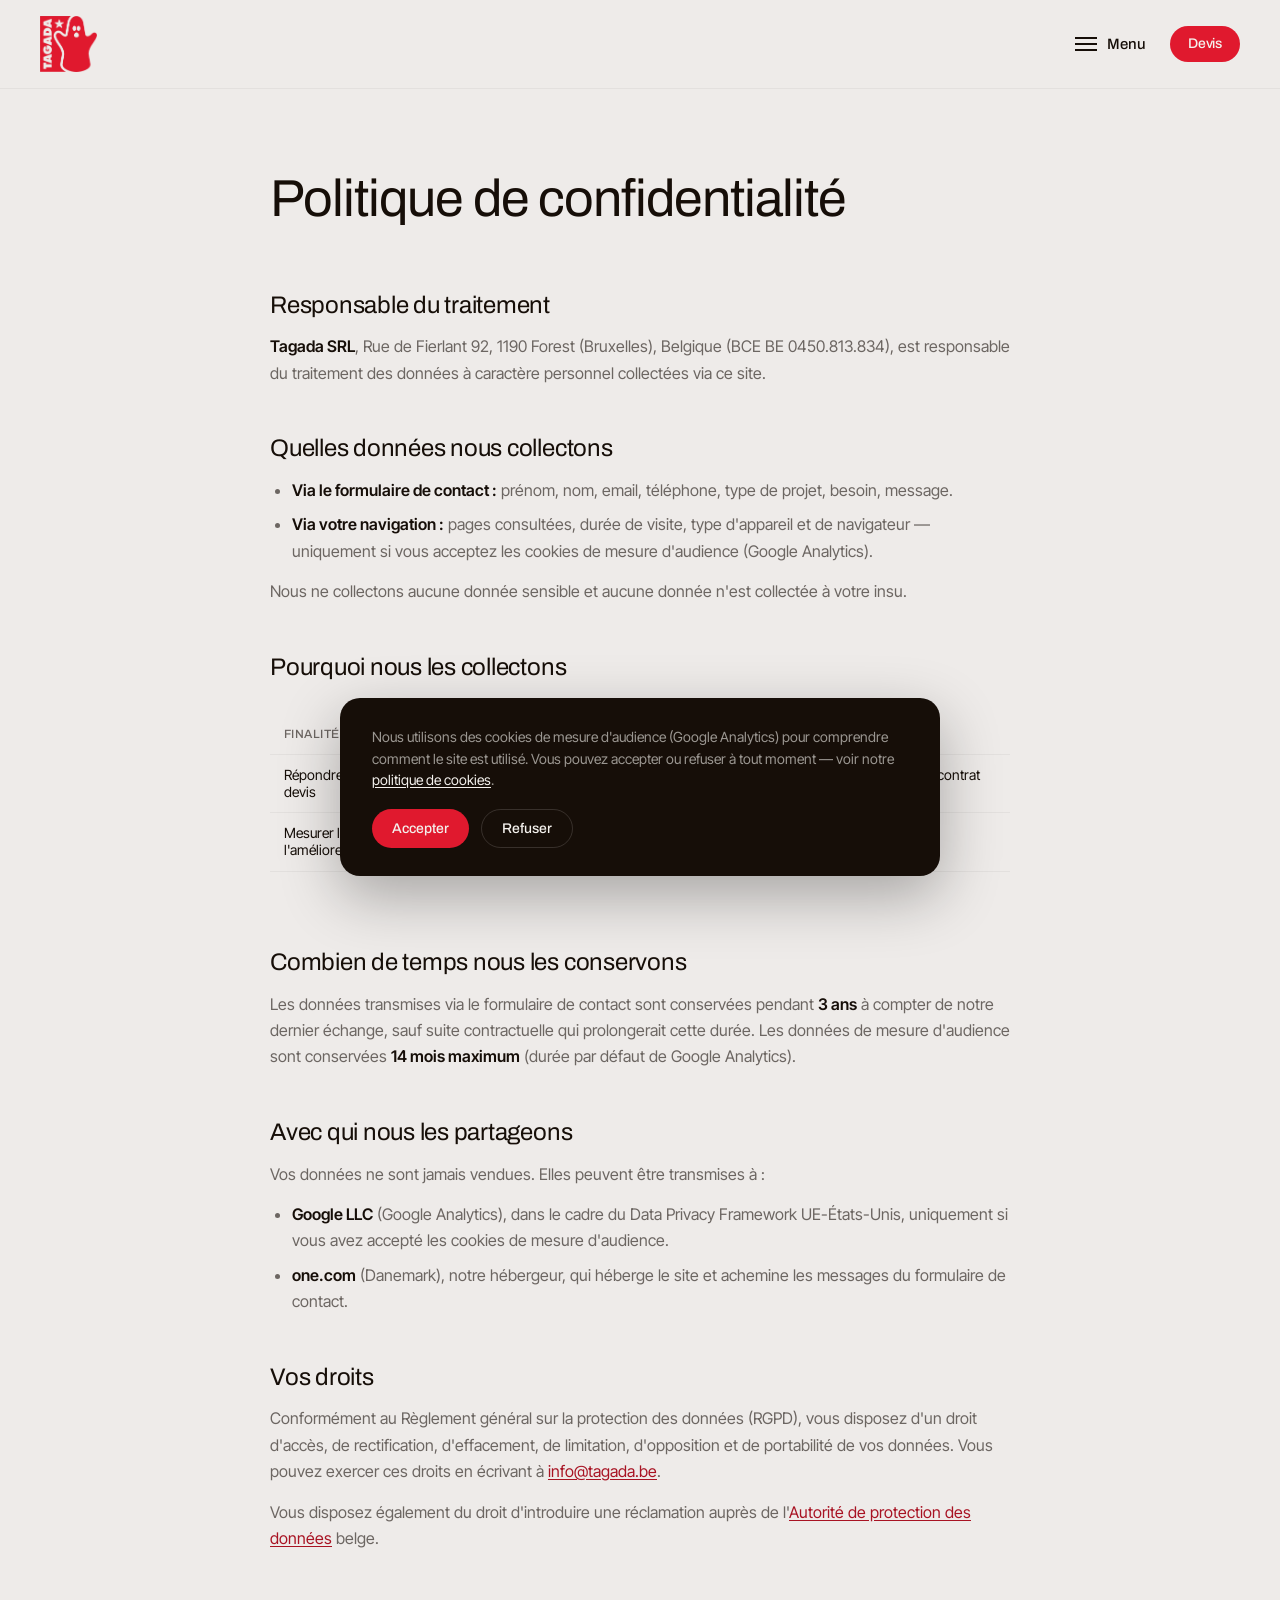
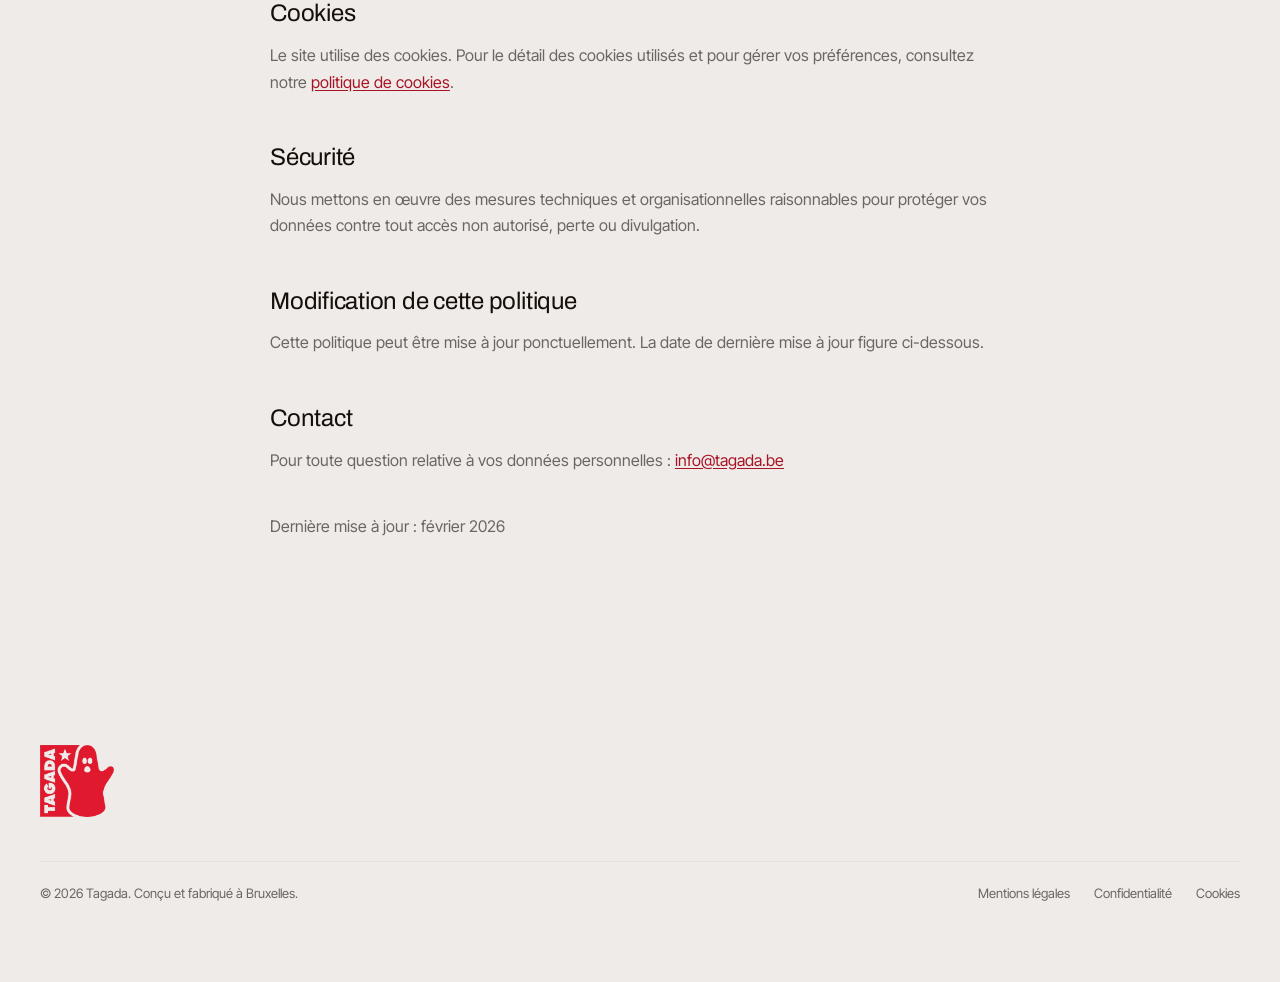
<file: confidentialite.html>
<!doctype html>
<html lang="fr">
<head>
<meta charset="utf-8">
<meta name="viewport" content="width=device-width, initial-scale=1">
<title>Politique de confidentialité — Tagada</title>
<meta name="description" content="Politique de confidentialité et protection des données du site Tagada.be (RGPD).">
<link rel="canonical" href="https://tagada.be/confidentialite.html">
<link rel="icon" type="image/x-icon" href="favicon.ico">
<link rel="icon" type="image/png" sizes="32x32" href="favicon-32.png">
<link rel="icon" type="image/png" sizes="16x16" href="favicon-16.png">
<link rel="apple-touch-icon" sizes="180x180" href="apple-touch-icon.png">
<link rel="manifest" href="site.webmanifest">
<meta name="theme-color" content="#E0192E">
<link rel="alternate" hreflang="fr" href="https://tagada.be/confidentialite.html">
<link rel="alternate" hreflang="en" href="https://tagada.be/en/confidentialite.html">
<link rel="alternate" hreflang="nl" href="https://tagada.be/nl/confidentialite.html">
<link rel="alternate" hreflang="x-default" href="https://tagada.be/confidentialite.html">
<meta property="og:type" content="website">
<meta property="og:site_name" content="Tagada">
<meta property="og:title" content="Politique de confidentialité — Tagada">
<meta property="og:description" content="Politique de confidentialité et protection des données du site Tagada.be (RGPD).">
<meta property="og:url" content="https://tagada.be/confidentialite.html">
<meta property="og:image" content="https://tagada.be/Images/og-image.jpg">
<meta property="og:image:width" content="1200">
<meta property="og:image:height" content="630">
<meta property="og:locale" content="fr_BE">
<meta name="twitter:card" content="summary_large_image">
<meta name="twitter:title" content="Politique de confidentialité — Tagada">
<meta name="twitter:description" content="Politique de confidentialité et protection des données du site Tagada.be (RGPD).">
<meta name="twitter:image" content="https://tagada.be/Images/og-image.jpg">

<style>
@font-face { font-family:'Archivo'; font-weight:400; font-style:normal; font-display:swap; src:url('fonts/archivo-regular.ttf') format('truetype'); }
@font-face { font-family:'Archivo'; font-weight:500; font-style:normal; font-display:swap; src:url('fonts/archivo-medium.ttf') format('truetype'); }
@font-face { font-family:'Inter Tight'; font-weight:400; font-style:normal; font-display:swap; src:url('fonts/inter-tight-regular.ttf') format('truetype'); }
@font-face { font-family:'Inter Tight'; font-weight:500; font-style:normal; font-display:swap; src:url('fonts/inter-tight-medium.ttf') format('truetype'); }
@font-face { font-family:'Inter Tight'; font-weight:600; font-style:normal; font-display:swap; src:url('fonts/inter-tight-semibold.ttf') format('truetype'); }

:root{
  --bg: #EEEBE9;
  --surface: #FFFFFF;
  --gray: #E3E0DE;
  --ink: #160E08;
  --ink-60: rgba(22,14,8,.6);
  --ink-35: rgba(22,14,8,.35);
  --ink-15: rgba(22,14,8,.15);
  --line: #E3E0DE;
  --accent: #E0192E;
  --accent-deep: #A81323;
  --on-dark: #F4F1ED;
  --on-dark-60: rgba(244,241,237,.6);
  --on-dark-15: rgba(244,241,237,.15);
  --dark-surface: #221A12;
  --ease: cubic-bezier(.645,.045,.355,1);
  --radius-pill: 800px;
  --radius-lg: 24px;
  --radius-md: 12px;
  --font-display: 'Archivo', 'Arial Narrow', sans-serif;
  --font-body: 'Inter Tight', Arial, sans-serif;
}
*{ box-sizing:border-box; }
html{ scroll-behavior:smooth; }
body{ margin:0; background:var(--bg); color:var(--ink); font-family:var(--font-body); font-size:16px; line-height:1.2; -webkit-font-smoothing:antialiased; }
h1,h2,h3,h4,h5,h6{ margin:0; font-family:var(--font-display); font-weight:400; }
p{ margin:0; }
a{ color:inherit; text-decoration:none; }
img{ display:block; max-width:100%; }
button{ font-family:inherit; }
::selection{ background:#FFDCBF; }

.wrap{ max-width:1280px; margin:0 auto; padding:0 40px; }
section{ padding:112px 0; }
@media (max-width:900px){ section{ padding:72px 0; } .wrap{ padding:0 24px; } }

.eyebrow{ display:inline-flex; align-items:center; gap:8px; font-family:var(--font-display); font-weight:500; font-size:13px; letter-spacing:.06em; text-transform:uppercase; color:var(--accent); margin-bottom:16px; }
.eyebrow::before{ content:''; width:6px; height:6px; border-radius:50%; background:var(--accent); }
.eyebrow.on-dark{ color:var(--accent); }

.btn-primary{ display:inline-flex; align-items:center; gap:8px; background:var(--accent); color:var(--on-dark); font-family:var(--font-display); font-weight:500; font-size:16px; letter-spacing:-.015rem; border-radius:var(--radius-pill); padding:16px 22px; border:none; cursor:pointer; transition:background-color .4s var(--ease); }
.btn-primary:hover{ background:var(--accent-deep); }
.btn-primary svg{ width:16px; height:16px; }
.btn-secondary{ display:inline-flex; align-items:center; gap:8px; font-family:var(--font-display); font-weight:500; font-size:16px; letter-spacing:-.015rem; border-bottom:1px solid currentColor; padding-bottom:2px; transition:opacity .4s var(--ease); }
.btn-secondary:hover{ opacity:.6; }
.btn-outline{ display:inline-flex; align-items:center; gap:8px; border:1px solid var(--ink-35); color:var(--ink); font-family:var(--font-display); font-weight:500; font-size:16px; border-radius:var(--radius-pill); padding:15px 22px; transition:border-color .4s var(--ease), background-color .4s var(--ease); }
.btn-outline:hover{ border-color:var(--ink); }
.btn-outline.on-dark{ border-color:var(--on-dark-15); color:var(--on-dark); }
.btn-outline.on-dark:hover{ border-color:var(--on-dark); }

/* ---------- Navbar ---------- */
.navbar{ position:fixed; top:0; left:0; right:0; z-index:500; background:var(--bg); border-bottom:1px solid var(--line); transition:border-color .3s; }
.navbar-inner{ max-width:1280px; margin:0 auto; padding:16px 40px; display:flex; align-items:center; justify-content:space-between; }
.brand{ display:flex; align-items:center; gap:10px; font-family:var(--font-display); font-weight:500; font-size:20px; letter-spacing:-.02em; }
.brand .mark{ width:auto; height:56px; object-fit:contain; display:block; }
.nav-actions{ display:flex; align-items:center; gap:24px; }
.menu-trigger{ display:flex; align-items:center; gap:10px; background:none; border:none; cursor:pointer; font-family:var(--font-display); font-weight:500; font-size:15px; color:var(--ink); padding:0; }
.menu-trigger .bars{ width:22px; height:14px; position:relative; }
.menu-trigger .bars span{ position:absolute; left:0; width:100%; height:2px; background:var(--ink); transition:transform .3s var(--ease), opacity .3s var(--ease); }
.menu-trigger .bars span:nth-child(1){ top:0; }
.menu-trigger .bars span:nth-child(2){ top:6px; }
.menu-trigger .bars span:nth-child(3){ top:12px; }
.nav-actions .btn-primary{ padding:10px 18px; font-size:14px; }

/* ---------- Menu overlay (anchors) ---------- */
.menu-overlay{ position:fixed; inset:0; z-index:900; background:rgba(17,17,17,.5); backdrop-filter:blur(10px); -webkit-backdrop-filter:blur(10px);
  display:flex; align-items:center; justify-content:center; opacity:0; pointer-events:none; transition:opacity .4s var(--ease); }
.menu-overlay.is-open{ opacity:1; pointer-events:auto; }
.menu-panel{ text-align:center; transform:translateY(16px); transition:transform .5s var(--ease); }
.menu-overlay.is-open .menu-panel{ transform:translateY(0); }
.menu-close{ position:absolute; top:28px; right:40px; width:44px; height:44px; border-radius:50%; border:1px solid var(--on-dark-15); background:none; color:var(--on-dark); cursor:pointer; display:flex; align-items:center; justify-content:center; transition:border-color .3s; }
.menu-close:hover{ border-color:var(--on-dark); }
.menu-links{ display:flex; flex-direction:column; gap:6px; }
.menu-links a{ font-family:var(--font-display); font-weight:400; font-size:clamp(36px,6vw,64px); letter-spacing:-.02em; color:var(--on-dark); transition:opacity .3s; padding:6px 0; }
.menu-links a:hover{ opacity:.55; }
.menu-foot{ margin-top:40px; display:flex; gap:24px; justify-content:center; }
.menu-foot a{ font-family:var(--font-body); font-weight:500; font-size:14px; color:var(--on-dark-60); }
.menu-foot a:hover{ color:var(--on-dark); }
body.menu-open{ overflow:hidden; }

/* ---------- Hero ---------- */
.hero{ position:relative; padding-top:172px; padding-bottom:48px; background:var(--bg); overflow:hidden; }
.hero::before{ content:''; position:absolute; inset:0;
  background-image:
    repeating-linear-gradient(to right, rgba(22,14,8,.08) 0 1px, transparent 1px 62px),
    repeating-linear-gradient(to bottom, rgba(22,14,8,.08) 0 1px, transparent 1px 62px);
  -webkit-mask-image:linear-gradient(to bottom, black 0%, transparent 65%);
  mask-image:linear-gradient(to bottom, black 0%, transparent 65%);
}
.hero-inner{ position:relative; z-index:1; max-width:1280px; margin:0 auto; padding:0 40px; }
.hero h1{ font-size:clamp(36px, 5.2vw, 64px); line-height:1.02; letter-spacing:-.02em; color:var(--ink); text-wrap:balance; max-width:900px; }
.hero p{ margin-top:24px; font-size:19px; line-height:1.55; color:var(--ink-60); font-weight:500; max-width:640px; }
.hero-actions{ margin-top:32px; display:flex; align-items:center; gap:28px; flex-wrap:wrap; }
.video-panel{ position:relative; z-index:1; max-width:1280px; margin:64px auto 0; padding:0 40px; }
.video-frame{ position:relative; border-radius:var(--radius-lg); overflow:hidden; aspect-ratio:16/8; }
.video-frame img{ width:100%; height:100%; object-fit:cover; filter:saturate(.85); }
.video-frame .scrim{ position:absolute; inset:0; background:linear-gradient(180deg, rgba(10,6,3,.05) 0%, rgba(10,6,3,.35) 100%); }
@media (max-width:640px){ .video-frame{ aspect-ratio:4/5; } }

/* ---------- Intro (page-load) reveal — matches the reference's slideInBottom preset ---------- */
.reveal{ opacity:0; transform:translateY(40px); animation:reveal-in .9s cubic-bezier(.25,1,.5,1) forwards; }
.reveal-1{ animation-delay:.05s; }
.reveal-2{ animation-delay:.2s; }
.reveal-3{ animation-delay:.35s; }
.reveal-4{ animation-delay:.5s; }
@keyframes reveal-in{ to{ opacity:1; transform:translateY(0); } }
@media (prefers-reduced-motion: reduce){ .reveal{ animation:none; opacity:1; transform:none; } }

/* ---------- Scroll reveal (sitewide) — same slideInBottom language, IntersectionObserver-driven ---------- */
.reveal-io{ opacity:0; transform:translateY(38px); transition:opacity .9s cubic-bezier(.25,1,.5,1), transform .9s cubic-bezier(.25,1,.5,1); }
.reveal-io.is-visible{ opacity:1; transform:translateY(0); }
@media (prefers-reduced-motion: reduce){ .reveal-io{ opacity:1 !important; transform:none !important; transition:none !important; } }

/* ---------- Image curtain reveal — same mechanism as the accordion fill ---------- */
.curtain{ position:relative; overflow:hidden; }
.curtain .cur-fill{ position:absolute; left:0; right:0; bottom:0; top:auto; height:100%; background:var(--accent); transition:height 1.1s var(--ease); z-index:2; }
.curtain.is-revealed .cur-fill{ height:0%; }
@media (prefers-reduced-motion: reduce){ .curtain .cur-fill{ display:none; } }

/* ---------- Button icon slide — two stacked arrows swapping in a clipped window ---------- */
.icon-slide{ position:relative; width:16px; height:16px; overflow:hidden; display:inline-block; flex-shrink:0; }
.icon-slide svg{ position:absolute; top:0; left:0; width:16px; height:16px; transition:transform 1s var(--ease); }
.icon-slide .ic-a{ transform:translateX(0); }
.icon-slide .ic-b{ transform:translateX(-130%); }
.btn-primary:hover .icon-slide .ic-a{ transform:translateX(130%); }
.btn-primary:hover .icon-slide .ic-b{ transform:translateX(0); }

/* ---------- Navbar hide on scroll-down / reveal on scroll-up ---------- */
.navbar{ transition:transform .5s var(--ease), border-color .3s; }
.navbar.nav-hidden{ transform:translateY(-100%); }

/* ---------- Logo strip ---------- */
.logos-head{ text-align:center; font-family:var(--font-body); font-weight:600; font-size:19px; color:var(--ink); max-width:560px; margin:0 auto 48px; }
.logos-row{ display:flex; align-items:center; justify-content:space-between; gap:24px; flex-wrap:wrap; }
.logo-chip{ height:28px; width:auto; max-width:140px; object-fit:contain; display:block; filter:grayscale(1); opacity:.5; transition:filter .4s var(--ease), opacity .4s var(--ease); }
.logo-chip:hover{ filter:grayscale(0); opacity:1; }

/* ---------- Dark section base ---------- */
.section-dark{ background:var(--ink); color:var(--on-dark); }
.section-gray{ background:var(--gray); }

/* ---------- Why / Tabs ---------- */
.why-grid{ display:grid; grid-template-columns:1fr 1fr; gap:64px; align-items:center; }
.why-media{ position:relative; border-radius:var(--radius-lg); overflow:hidden; aspect-ratio:1/1; }
.why-media img{ width:100%; height:100%; object-fit:cover; }
.why-h2{ font-size:clamp(30px,3.4vw,42px); line-height:1.05; letter-spacing:-.02em; max-width:14ch; text-wrap:balance; }
.why-text{ margin-top:20px; font-size:18px; line-height:1.55; color:var(--on-dark-60); font-weight:500; max-width:52ch; }
.why-list{ margin-top:36px; display:flex; flex-direction:column; }
.why-item{ padding:22px 0; border-top:1px solid var(--on-dark-15); }
.why-item:last-child{ border-bottom:1px solid var(--on-dark-15); }
.why-item h4{ font-family:var(--font-display); font-weight:500; font-size:19px; }
.why-item p{ margin-top:8px; font-size:15px; line-height:1.5; color:var(--on-dark-60); }
.why-actions{ margin-top:32px; display:flex; align-items:center; gap:24px; }

/* ---------- Portfolio ---------- */
.section-head{ max-width:680px; margin-bottom:56px; }
.section-head h2{ font-size:clamp(32px,4vw,48px); letter-spacing:-.02em; line-height:1.05; text-wrap:balance; }
.section-head p{ margin-top:16px; font-size:18px; line-height:1.5; color:var(--ink-60); font-weight:500; }
.section-head-row{ display:flex; justify-content:space-between; align-items:flex-end; gap:32px; flex-wrap:wrap; margin-bottom:56px; }

.portfolio-grid{ columns:3; column-gap:24px; }
@media (max-width:1000px){ .portfolio-grid{ columns:2; } }
@media (max-width:640px){ .portfolio-grid{ columns:1; } }
.p-card{ break-inside:avoid; margin-bottom:24px; }
.p-card .frame{ position:relative; border-radius:var(--radius-md); overflow:hidden; }
.p-card .frame img{ width:100%; display:block; transition:transform 1s var(--ease); }
.p-card:hover .frame img{ transform:scale(1.08); }
.p-card .body{ padding-top:20px; }
.p-card h3{ font-size:22px; letter-spacing:-.01em; }
.p-card .desc{ margin-top:10px; font-size:15px; line-height:1.5; color:var(--ink-60); }
.p-tags{ margin-top:14px; display:flex; gap:8px; flex-wrap:wrap; }
.p-tag{ font-family:var(--font-body); font-weight:500; font-size:12px; color:var(--ink-60); border:1px solid var(--ink-15); border-radius:6px; padding:5px 10px; }
.portfolio-more{ margin-top:48px; text-align:center; }

/* ---------- Atelier / list ---------- */
.atelier-grid{ display:grid; grid-template-columns:1fr 1fr; gap:64px; align-items:center; }
.atelier-media{ border-radius:var(--radius-lg); overflow:hidden; aspect-ratio:3/4; }
.atelier-media img{ width:100%; height:100%; object-fit:cover; }
.atelier-list{ margin-top:28px; display:flex; flex-direction:column; gap:20px; }
.atelier-item{ display:flex; gap:16px; align-items:flex-start; }
.atelier-item .ic{ width:24px; height:24px; flex-shrink:0; color:var(--accent-deep); margin-top:2px; }
.atelier-item p{ font-size:16px; line-height:1.5; }
.atelier-actions{ margin-top:32px; display:flex; align-items:center; gap:24px; }
@media (max-width:900px){ .why-grid, .atelier-grid{ grid-template-columns:1fr; } }

/* ---------- Accordion (FAQ) — matches design system curtain ---------- */
.accordion-list{ display:flex; flex-direction:column; gap:14px; }
.accordion2{ position:relative; background:rgba(244,241,237,.06); border:1px solid var(--on-dark-15); border-radius:16px; overflow:hidden; cursor:pointer; }
.accordion2 .fill{ position:absolute; left:0; top:0; width:100%; height:0%; background:var(--accent); transition:height .7s var(--ease); }
.accordion2 .fill.hover-fill{ z-index:1; }
.accordion2 .fill.open-fill{ z-index:2; }
.accordion2:hover .fill.hover-fill{ height:100%; }
.accordion2.is-active .fill.open-fill{ height:100%; }
.accordion2 .head{ position:relative; z-index:3; display:flex; gap:20px; align-items:center; padding:22px 26px; }
.accordion2 .head p{ flex:1; font-family:var(--font-body); font-weight:600; font-size:18px; color:var(--on-dark); transition:color .4s var(--ease); }
.accordion2.is-active .head p, .accordion2:hover .head p{ color:var(--ink); }
.accordion2 .icon{ width:32px; height:32px; border-radius:50%; border:1px solid var(--on-dark-15); display:flex; align-items:center; justify-content:center; font-family:var(--font-display); font-size:18px; line-height:1; color:var(--on-dark); transition:transform .7s var(--ease), color .4s var(--ease), border-color .4s var(--ease); flex-shrink:0; }
.accordion2.is-active .icon{ transform:rotate(45deg); }
.accordion2.is-active .icon, .accordion2:hover .icon{ color:var(--ink); border-color:var(--ink-35); }
.accordion2 .body{ position:relative; z-index:3; max-height:0; overflow:hidden; transition:max-height .7s var(--ease); }
.accordion2.is-active .body{ max-height:160px; }
.accordion2 .body p{ margin:0; padding:0 26px 22px; font-size:15px; line-height:1.6; max-width:64ch; color:var(--ink); }
.faq-more{ margin-top:56px; max-width:520px; }
.faq-more h3{ font-size:26px; letter-spacing:-.01em; }
.faq-more p{ margin-top:10px; font-size:16px; color:var(--on-dark-60); }
.faq-more .btn-outline{ margin-top:20px; }

/* ---------- CTA ---------- */
.cta-card{ position:relative; overflow:hidden; background:var(--gray); color:var(--ink); border-radius:var(--radius-lg); padding:80px 40px; text-align:center; }
.cta-card::before{ content:''; position:absolute; inset:0;
  background-image:
    repeating-linear-gradient(to right, rgba(22,14,8,.09) 0 1px, transparent 1px 62px),
    repeating-linear-gradient(to bottom, rgba(22,14,8,.09) 0 1px, transparent 1px 62px);
  -webkit-mask-image:radial-gradient(ellipse at center, black 0%, transparent 75%);
  mask-image:radial-gradient(ellipse at center, black 0%, transparent 75%);
}
.cta-card > *{ position:relative; z-index:1; }
.cta-card h2{ font-size:clamp(30px,4vw,44px); letter-spacing:-.02em; max-width:16ch; margin:0 auto; text-wrap:balance; }
.cta-card p{ margin-top:18px; font-size:18px; color:var(--ink-60); max-width:52ch; margin-left:auto; margin-right:auto; }
.cta-actions{ margin-top:32px; display:flex; gap:16px; justify-content:center; flex-wrap:wrap; }

/* ---------- Contact ---------- */
.contact-grid{ display:grid; grid-template-columns:1.1fr .9fr; gap:80px; }
.field{ margin-bottom:20px; }
.field label{ display:block; font-family:var(--font-body); font-weight:600; font-size:14px; margin-bottom:8px; color:var(--on-dark-60); }
.field input, .field select, .field textarea{ width:100%; background:rgba(244,241,237,.06); border:1px solid var(--on-dark-15); border-radius:var(--radius-md); padding:13px 16px; font-family:var(--font-body); font-size:15px; color:var(--on-dark); transition:border-color .3s var(--ease); }
.field input:focus, .field select:focus, .field textarea:focus{ outline:none; border-color:var(--accent); }
.field textarea{ resize:vertical; min-height:110px; }
.row2{ display:grid; grid-template-columns:1fr 1fr; gap:20px; }
.radios{ display:grid; grid-template-columns:1fr 1fr; gap:12px 20px; margin-top:8px; }
.radio-opt{ display:flex; align-items:center; gap:10px; font-size:15px; }
.radio-opt input{ width:18px; height:18px; accent-color:var(--accent); }
.check-opt{ display:flex; align-items:center; gap:10px; font-size:14px; color:var(--on-dark-60); margin:8px 0 24px; }
.check-opt input{ width:18px; height:18px; accent-color:var(--accent); }
.contact-info{ display:flex; flex-direction:column; gap:36px; }
.info-block{ display:flex; gap:16px; }
.info-block .ic{ width:28px; height:28px; color:var(--accent); flex-shrink:0; }
.info-block h4{ font-size:18px; margin-bottom:4px; }
.info-block p{ font-size:15px; color:var(--on-dark-60); line-height:1.5; }
.info-block a{ font-size:15px; text-decoration:underline; text-underline-offset:3px; }
@media (max-width:900px){ .contact-grid{ grid-template-columns:1fr; gap:48px; } .row2, .radios{ grid-template-columns:1fr; } }

/* ---------- Footer ---------- */
.footer-cols{ display:flex; gap:80px; flex-wrap:wrap; }
.footer-col{ min-width:160px; }
.footer-col h5{ font-family:var(--font-display); font-weight:500; font-size:14px; text-transform:uppercase; letter-spacing:.05em; color:var(--ink-60); margin-bottom:16px; }
.footer-col a{ display:block; font-size:15px; padding:8px 0; }
.footer-col a:hover{ color:var(--accent-deep); }
.footer-col a.social-link{ display:flex; align-items:center; gap:12px; }
.social-link .ic{ width:18px; height:18px; flex-shrink:0; }
.footer-brand{ display:inline-block; }
.footer-brand img{ height:72px; width:auto; display:block; }
.footer-credits{ margin-top:40px; padding-top:24px; border-top:1px solid var(--line); display:flex; justify-content:space-between; align-items:center; gap:20px; flex-wrap:wrap; font-size:13px; color:var(--ink-60); }
.footer-legal{ display:flex; gap:24px; }
@media (max-width:900px){ .footer-cols{ gap:40px; } }
/* ---------- Cookie consent ---------- */
.cookie-banner{ position:fixed; left:24px; right:24px; bottom:24px; z-index:950; max-width:600px; margin:0 auto;
  background:var(--ink); color:var(--on-dark); border-radius:20px; padding:28px 32px; box-shadow:0 20px 60px rgba(0,0,0,.3);
  transform:translateY(24px); opacity:0; pointer-events:none; transition:transform .5s var(--ease), opacity .5s var(--ease); }
.cookie-banner.is-shown{ transform:translateY(0); opacity:1; pointer-events:auto; }
.cookie-banner p{ font-size:14px; line-height:1.55; color:var(--on-dark-60); }
.cookie-banner a{ text-decoration:underline; color:var(--on-dark); text-underline-offset:2px; }
.cookie-actions{ margin-top:18px; display:flex; gap:12px; flex-wrap:wrap; }
.cookie-actions button{ font-family:var(--font-display); font-weight:500; font-size:14px; border-radius:var(--radius-pill); padding:11px 20px; cursor:pointer; transition:background-color .4s var(--ease), border-color .4s var(--ease); }
.cookie-actions .cb-accept{ background:var(--accent); color:var(--on-dark); border:none; }
.cookie-actions .cb-accept:hover{ background:var(--accent-deep); }
.cookie-actions .cb-reject{ background:none; color:var(--on-dark); border:1px solid var(--on-dark-15); }
.cookie-actions .cb-reject:hover{ border-color:var(--on-dark); }
@media (max-width:520px){ .cookie-banner{ left:12px; right:12px; bottom:12px; padding:22px; } }
/* ---------- Legal page prose ---------- */
.legal-hero{ padding:172px 0 64px; background:var(--bg); }
.legal-hero .wrap{ max-width:820px; }
.legal-hero h1{ font-size:clamp(32px,4.4vw,52px); letter-spacing:-.02em; line-height:1.05; }
.legal-hero p{ margin-top:16px; font-size:17px; color:var(--ink-60); }
.legal-body{ padding:0 0 112px; background:var(--bg); }
.legal-body .wrap{ max-width:820px; }
.legal-body h2{ font-size:24px; letter-spacing:-.01em; margin-top:48px; margin-bottom:14px; }
.legal-body h2:first-child{ margin-top:0; }
.legal-body p{ font-size:16px; line-height:1.65; color:var(--ink-60); margin-bottom:14px; }
.legal-body strong{ color:var(--ink); font-weight:600; }
.legal-body a{ color:var(--accent-deep); text-decoration:underline; text-underline-offset:2px; }
.legal-body ul{ margin:0 0 14px; padding-left:22px; }
.legal-body li{ font-size:16px; line-height:1.65; color:var(--ink-60); margin-bottom:8px; }
.legal-table{ width:100%; border-collapse:collapse; margin:20px 0 28px; font-size:14px; }
.legal-table th, .legal-table td{ text-align:left; padding:12px 14px; border-bottom:1px solid var(--line); vertical-align:top; }
.legal-table th{ font-family:var(--font-display); font-weight:500; font-size:12px; text-transform:uppercase; letter-spacing:.04em; color:var(--ink-60); }
.legal-table-wrap{ overflow-x:auto; }
.legal-updated{ margin-top:40px; font-size:13px; color:var(--ink-35); }
.legal-body .btn-outline{ margin-top:8px; }


.menu-foot a.is-current{ color:var(--on-dark); text-decoration:underline; text-underline-offset:3px; }
</style>
</head>
<body>
<nav class="navbar">
  <div class="navbar-inner">
    <a class="brand" href="index.html"><img class="mark" src="Images/site/logo-tagada-red.png" alt="Tagada"></a>
    <div class="nav-actions">
      <button class="menu-trigger" onclick="toggleMenu(true)">
        <span class="bars"><span></span><span></span><span></span></span>
        Menu
      </button>
      <a href="index.html#contact" class="btn-primary">Devis</a>
    </div>
  </div>
</nav>

<div class="menu-overlay" id="menuOverlay">
  <button class="menu-close" onclick="toggleMenu(false)" aria-label="Fermer le menu">
    <svg width="18" height="18" viewBox="0 0 24 24" fill="none" stroke="currentColor" stroke-width="2"><path d="M18 6L6 18M6 6l12 12"/></svg>
  </button>
  <div class="menu-panel">
    <div class="menu-links">
      <a href="index.html#pourquoi" onclick="toggleMenu(false)">Savoir-faire</a>
      <a href="index.html#rse" onclick="toggleMenu(false)">Engagements</a>
      <a href="index.html#portfolio" onclick="toggleMenu(false)">Réalisations</a>
      <a href="index.html#atelier" onclick="toggleMenu(false)">Atelier</a>
      <a href="index.html#faq" onclick="toggleMenu(false)">FAQ</a>
      <a href="index.html#contact" onclick="toggleMenu(false)">Contact</a>
    </div>
    <div class="menu-foot">
      <a href="mailto:info@tagada.be">info@tagada.be</a>
      <a href="tel:+3225343404">+32 2 534 34 04</a>
    </div>
    <div class="menu-foot" style="margin-top:16px;"><a href="https://tagada.be/confidentialite.html" class="is-current">FR</a><a href="https://tagada.be/en/confidentialite.html">EN</a><a href="https://tagada.be/nl/confidentialite.html">NL</a></div>
  </div>
</div>

<section class="legal-hero">
  <div class="wrap">
    <h1>Politique de confidentialité</h1>
  </div>
</section>

<section class="legal-body">
  <div class="wrap">

    <h2>Responsable du traitement</h2>
    <p><strong>Tagada SRL</strong>, Rue de Fierlant 92, 1190 Forest (Bruxelles), Belgique (BCE BE 0450.813.834), est responsable du traitement des données à caractère personnel collectées via ce site.</p>

    <h2>Quelles données nous collectons</h2>
    <ul>
      <li><strong>Via le formulaire de contact :</strong> prénom, nom, email, téléphone, type de projet, besoin, message.</li>
      <li><strong>Via votre navigation :</strong> pages consultées, durée de visite, type d'appareil et de navigateur &mdash; uniquement si vous acceptez les cookies de mesure d'audience (Google Analytics).</li>
    </ul>
    <p>Nous ne collectons aucune donnée sensible et aucune donnée n'est collectée à votre insu.</p>

    <h2>Pourquoi nous les collectons</h2>
    <div class="legal-table-wrap">
      <table class="legal-table">
        <tr><th>Finalité</th><th>Base légale</th></tr>
        <tr><td>Répondre à vos demandes de contact ou de devis</td><td>Mesures prises à votre demande, avant la conclusion d'un contrat éventuel</td></tr>
        <tr><td>Mesurer la fréquentation du site pour l'améliorer</td><td>Votre consentement, recueilli via le bandeau cookies</td></tr>
      </table>
    </div>

    <h2>Combien de temps nous les conservons</h2>
    <p>Les données transmises via le formulaire de contact sont conservées pendant <strong>3 ans</strong> à compter de notre dernier échange, sauf suite contractuelle qui prolongerait cette durée. Les données de mesure d'audience sont conservées <strong>14 mois maximum</strong> (durée par défaut de Google Analytics).</p>

    <h2>Avec qui nous les partageons</h2>
    <p>Vos données ne sont jamais vendues. Elles peuvent être transmises à :</p>
    <ul>
      <li><strong>Google LLC</strong> (Google Analytics), dans le cadre du Data Privacy Framework UE-États-Unis, uniquement si vous avez accepté les cookies de mesure d'audience.</li>
      <li><strong>one.com</strong> (Danemark), notre hébergeur, qui héberge le site et achemine les messages du formulaire de contact.</li>
    </ul>

    <h2>Vos droits</h2>
    <p>Conformément au Règlement général sur la protection des données (RGPD), vous disposez d'un droit d'accès, de rectification, d'effacement, de limitation, d'opposition et de portabilité de vos données. Vous pouvez exercer ces droits en écrivant à <a href="mailto:info@tagada.be">info@tagada.be</a>.</p>
    <p>Vous disposez également du droit d'introduire une réclamation auprès de l'<a href="https://www.autoriteprotectiondonnees.be" target="_blank" rel="noopener">Autorité de protection des données</a> belge.</p>

    <h2>Cookies</h2>
    <p>Le site utilise des cookies. Pour le détail des cookies utilisés et pour gérer vos préférences, consultez notre <a href="cookies.html">politique de cookies</a>.</p>

    <h2>Sécurité</h2>
    <p>Nous mettons en œuvre des mesures techniques et organisationnelles raisonnables pour protéger vos données contre tout accès non autorisé, perte ou divulgation.</p>

    <h2>Modification de cette politique</h2>
    <p>Cette politique peut être mise à jour ponctuellement. La date de dernière mise à jour figure ci-dessous.</p>

    <h2>Contact</h2>
    <p>Pour toute question relative à vos données personnelles : <a href="mailto:info@tagada.be">info@tagada.be</a></p>

    <p class="legal-updated">Dernière mise à jour : février 2026</p>

  </div>
</section>

<footer>
  <div class="wrap" style="padding:80px 40px;">
    <!-- Réseaux sociaux masqués en attendant les vraies URL Facebook / Instagram / LinkedIn
    <div class="footer-cols reveal-io" data-reveal-group>
      <div class="footer-col">
        <h5>Suivez-nous</h5>
        <a class="social-link" href="#"><svg class="ic" viewBox="0 0 24 24" fill="currentColor"><path d="M22 12a10 10 0 10-11.6 9.9v-7H7.9V12h2.5V9.8c0-2.5 1.5-3.9 3.8-3.9 1.1 0 2.2.2 2.2.2v2.4h-1.3c-1.2 0-1.6.8-1.6 1.6V12h2.8l-.4 2.9h-2.4v7A10 10 0 0022 12z"/></svg>Facebook</a>
        <a class="social-link" href="#"><svg class="ic" viewBox="0 0 24 24" fill="none" stroke="currentColor" stroke-width="1.8"><rect x="2" y="2" width="20" height="20" rx="5"/><circle cx="12" cy="12" r="4"/><circle cx="17.5" cy="6.5" r="1"/></svg>Instagram</a>
        <a class="social-link" href="#"><svg class="ic" viewBox="0 0 24 24" fill="currentColor"><path d="M4.98 3.5a2.5 2.5 0 11-.02 5 2.5 2.5 0 01.02-5zM3 9h4v12H3zM9 9h3.8v1.7h.05c.53-1 1.83-2.05 3.77-2.05 4.03 0 4.78 2.65 4.78 6.1V21h-4v-5.6c0-1.34-.03-3.07-1.87-3.07-1.87 0-2.16 1.46-2.16 2.97V21H9z"/></svg>LinkedIn</a>
      </div>
    </div>
    -->
    <a class="footer-brand" href="index.html" aria-label="Tagada"><img loading="lazy" src="Images/site/logo-tagada-red.png" alt="Tagada"></a>
    <div class="footer-credits">
      <span>© 2026 Tagada. Conçu et fabriqué à Bruxelles.</span>
      <div class="footer-legal"><a href="mentions-legales.html">Mentions légales</a><a href="confidentialite.html">Confidentialité</a><a href="cookies.html">Cookies</a></div>
    </div>
  </div>
</footer>

<div class="cookie-banner" id="cookieBanner" role="dialog" aria-label="Preferences cookies">
  <p>Nous utilisons des cookies de mesure d'audience (Google Analytics) pour comprendre comment le site est utilisé. Vous pouvez accepter ou refuser à tout moment &mdash; voir notre <a href="cookies.html">politique de cookies</a>.</p>
  <div class="cookie-actions">
    <button class="cb-accept" onclick="tagadaSetConsent(true)">Accepter</button>
    <button class="cb-reject" onclick="tagadaSetConsent(false)">Refuser</button>
  </div>
</div>

<script>
function toggleMenu(open){
  document.getElementById('menuOverlay').classList.toggle('is-open', open);
  document.body.classList.toggle('menu-open', open);
}

document.querySelectorAll('.accordion2').forEach(function(item, i){
  if (i === 0) item.classList.add('is-active');
  item.addEventListener('click', function(){ item.classList.toggle('is-active'); });
});

/* Scroll reveal — stagger siblings inside each [data-reveal-group], then
   fire once each .reveal-io / .curtain scrolls into view. Deliberately polls
   on a plain interval instead of scroll/rAF/IntersectionObserver: those all
   tie to the compositor's paint cycle, which some sandboxed embeddings throttle
   or never tick, silently leaving content stuck invisible. A timer always runs. */
(function(){
  document.querySelectorAll('[data-reveal-group]').forEach(function(group){
    var items = group.querySelectorAll('.reveal-io, .curtain, .p-card');
    items.forEach(function(el, i){ el.style.transitionDelay = (Math.min(i, 6) * 90) + 'ms'; });
  });
  var targets = Array.prototype.slice.call(document.querySelectorAll('.reveal-io, .curtain'));
  var timer = setInterval(sweep, 150);
  function sweep(){
    if (!targets.length){ clearInterval(timer); return; }
    var vh = window.innerHeight;
    targets = targets.filter(function(el){
      var r = el.getBoundingClientRect();
      if (r.top < vh - 60 && r.bottom > 0){
        // an element can be both .reveal-io (fade+slide in) AND .curtain
        // (its own orange lift) at once — flag each independently, or the
        // one that runs second silently overwrites/skips the other.
        if (el.classList.contains('reveal-io')) el.classList.add('is-visible');
        if (el.classList.contains('curtain')) el.classList.add('is-revealed');
        return false;
      }
      return true;
    });
  }
  sweep();
})();

/* Navbar — hide on scroll down, reveal on scroll up (matches the reference navbar). Polled, see note above. */
(function(){
  var nav = document.querySelector('.navbar');
  var lastY = window.scrollY;
  setInterval(function(){
    var y = window.scrollY;
    if (y === lastY) return;
    if (y > lastY && y > 140) nav.classList.add('nav-hidden');
    else nav.classList.remove('nav-hidden');
    lastY = y;
  }, 150);
})();

/* ---------- Cookie consent + Google Analytics gating ---------- */
var GA_MEASUREMENT_ID = 'G-HF92ERQL9P'; // Google Analytics 4, propriete tagada.be

function tagadaLoadAnalytics(){
  if (!GA_MEASUREMENT_ID) return;
  var s = document.createElement('script');
  s.async = true;
  s.src = 'https://www.googletagmanager.com/gtag/js?id=' + GA_MEASUREMENT_ID;
  document.head.appendChild(s);
  window.dataLayer = window.dataLayer || [];
  window.gtag = function(){ dataLayer.push(arguments); };
  gtag('js', new Date());
  gtag('config', GA_MEASUREMENT_ID, { anonymize_ip: true });
}

/* Sends a GA4 event only when analytics is loaded, i.e. after cookie consent. */
function tagadaTrack(name, params){
  if (window.gtag) gtag('event', name, params || {});
}
document.addEventListener('click', function(e){
  var link = e.target.closest && e.target.closest('a[href^="tel:"], a[href^="mailto:"]');
  if (!link) return;
  tagadaTrack(link.href.indexOf('tel:') === 0 ? 'clic_telephone' : 'clic_email', { link_url: link.href });
});

function tagadaSetConsent(accepted){
  localStorage.setItem('tagada_consent', accepted ? 'accepted' : 'rejected');
  document.getElementById('cookieBanner').classList.remove('is-shown');
  if (accepted) tagadaLoadAnalytics();
}

function tagadaOpenCookiePrefs(){
  document.getElementById('cookieBanner').classList.add('is-shown');
}

(function(){
  var consent = localStorage.getItem('tagada_consent');
  if (consent === 'accepted'){ tagadaLoadAnalytics(); }
  else if (consent !== 'rejected'){
    setTimeout(function(){ document.getElementById('cookieBanner').classList.add('is-shown'); }, 600);
  }
})();
</script>
</body>
</html>
</file>
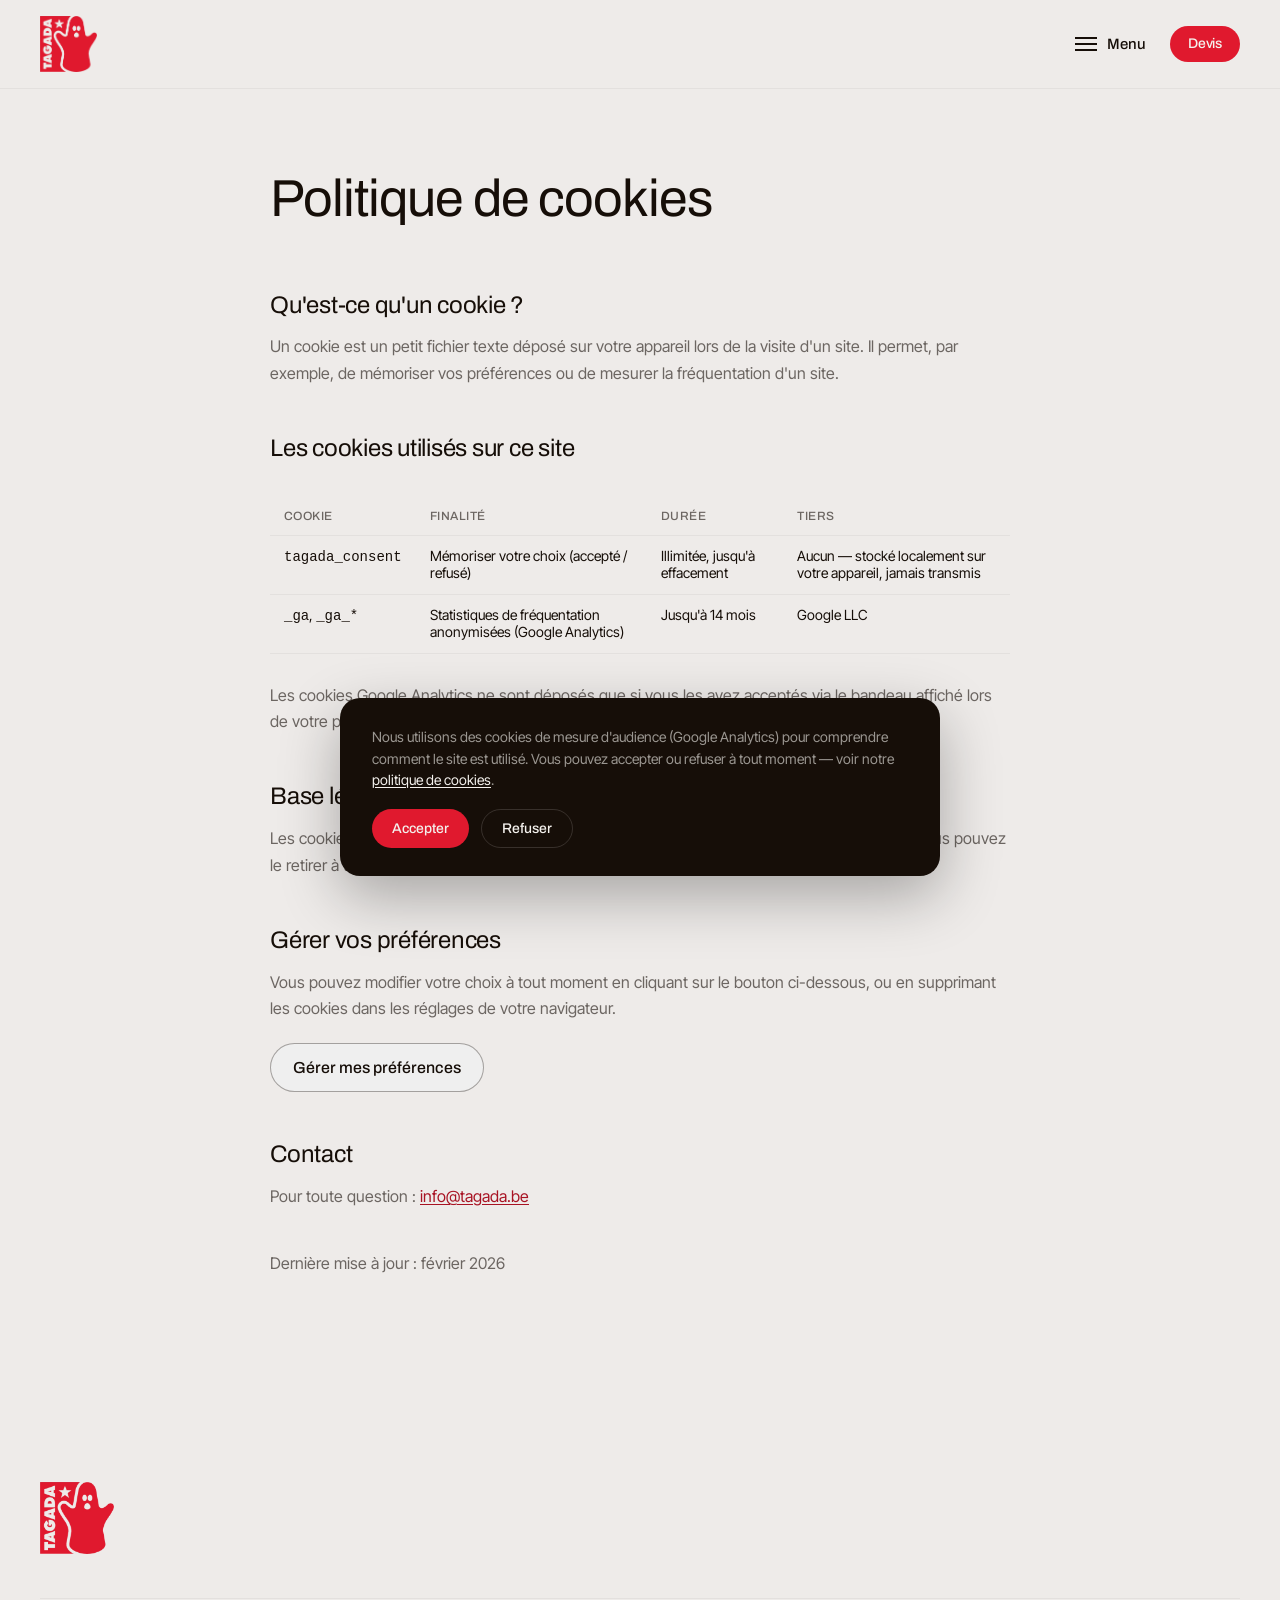
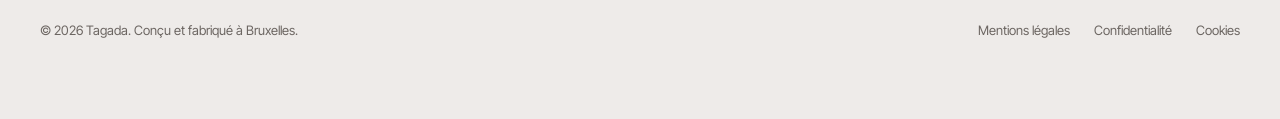
<file: cookies.html>
<!doctype html>
<html lang="fr">
<head>
<meta charset="utf-8">
<meta name="viewport" content="width=device-width, initial-scale=1">
<title>Politique de cookies — Tagada</title>
<meta name="description" content="Détail des cookies utilisés sur le site Tagada.be et gestion de vos préférences.">
<link rel="canonical" href="https://tagada.be/cookies.html">
<link rel="icon" type="image/x-icon" href="favicon.ico">
<link rel="icon" type="image/png" sizes="32x32" href="favicon-32.png">
<link rel="icon" type="image/png" sizes="16x16" href="favicon-16.png">
<link rel="apple-touch-icon" sizes="180x180" href="apple-touch-icon.png">
<link rel="manifest" href="site.webmanifest">
<meta name="theme-color" content="#E0192E">
<link rel="alternate" hreflang="fr" href="https://tagada.be/cookies.html">
<link rel="alternate" hreflang="en" href="https://tagada.be/en/cookies.html">
<link rel="alternate" hreflang="nl" href="https://tagada.be/nl/cookies.html">
<link rel="alternate" hreflang="x-default" href="https://tagada.be/cookies.html">
<meta property="og:type" content="website">
<meta property="og:site_name" content="Tagada">
<meta property="og:title" content="Politique de cookies — Tagada">
<meta property="og:description" content="Détail des cookies utilisés sur le site Tagada.be et gestion de vos préférences.">
<meta property="og:url" content="https://tagada.be/cookies.html">
<meta property="og:image" content="https://tagada.be/Images/og-image.jpg">
<meta property="og:image:width" content="1200">
<meta property="og:image:height" content="630">
<meta property="og:locale" content="fr_BE">
<meta name="twitter:card" content="summary_large_image">
<meta name="twitter:title" content="Politique de cookies — Tagada">
<meta name="twitter:description" content="Détail des cookies utilisés sur le site Tagada.be et gestion de vos préférences.">
<meta name="twitter:image" content="https://tagada.be/Images/og-image.jpg">

<style>
@font-face { font-family:'Archivo'; font-weight:400; font-style:normal; font-display:swap; src:url('fonts/archivo-regular.ttf') format('truetype'); }
@font-face { font-family:'Archivo'; font-weight:500; font-style:normal; font-display:swap; src:url('fonts/archivo-medium.ttf') format('truetype'); }
@font-face { font-family:'Inter Tight'; font-weight:400; font-style:normal; font-display:swap; src:url('fonts/inter-tight-regular.ttf') format('truetype'); }
@font-face { font-family:'Inter Tight'; font-weight:500; font-style:normal; font-display:swap; src:url('fonts/inter-tight-medium.ttf') format('truetype'); }
@font-face { font-family:'Inter Tight'; font-weight:600; font-style:normal; font-display:swap; src:url('fonts/inter-tight-semibold.ttf') format('truetype'); }

:root{
  --bg: #EEEBE9;
  --surface: #FFFFFF;
  --gray: #E3E0DE;
  --ink: #160E08;
  --ink-60: rgba(22,14,8,.6);
  --ink-35: rgba(22,14,8,.35);
  --ink-15: rgba(22,14,8,.15);
  --line: #E3E0DE;
  --accent: #E0192E;
  --accent-deep: #A81323;
  --on-dark: #F4F1ED;
  --on-dark-60: rgba(244,241,237,.6);
  --on-dark-15: rgba(244,241,237,.15);
  --dark-surface: #221A12;
  --ease: cubic-bezier(.645,.045,.355,1);
  --radius-pill: 800px;
  --radius-lg: 24px;
  --radius-md: 12px;
  --font-display: 'Archivo', 'Arial Narrow', sans-serif;
  --font-body: 'Inter Tight', Arial, sans-serif;
}
*{ box-sizing:border-box; }
html{ scroll-behavior:smooth; }
body{ margin:0; background:var(--bg); color:var(--ink); font-family:var(--font-body); font-size:16px; line-height:1.2; -webkit-font-smoothing:antialiased; }
h1,h2,h3,h4,h5,h6{ margin:0; font-family:var(--font-display); font-weight:400; }
p{ margin:0; }
a{ color:inherit; text-decoration:none; }
img{ display:block; max-width:100%; }
button{ font-family:inherit; }
::selection{ background:#FFDCBF; }

.wrap{ max-width:1280px; margin:0 auto; padding:0 40px; }
section{ padding:112px 0; }
@media (max-width:900px){ section{ padding:72px 0; } .wrap{ padding:0 24px; } }

.eyebrow{ display:inline-flex; align-items:center; gap:8px; font-family:var(--font-display); font-weight:500; font-size:13px; letter-spacing:.06em; text-transform:uppercase; color:var(--accent); margin-bottom:16px; }
.eyebrow::before{ content:''; width:6px; height:6px; border-radius:50%; background:var(--accent); }
.eyebrow.on-dark{ color:var(--accent); }

.btn-primary{ display:inline-flex; align-items:center; gap:8px; background:var(--accent); color:var(--on-dark); font-family:var(--font-display); font-weight:500; font-size:16px; letter-spacing:-.015rem; border-radius:var(--radius-pill); padding:16px 22px; border:none; cursor:pointer; transition:background-color .4s var(--ease); }
.btn-primary:hover{ background:var(--accent-deep); }
.btn-primary svg{ width:16px; height:16px; }
.btn-secondary{ display:inline-flex; align-items:center; gap:8px; font-family:var(--font-display); font-weight:500; font-size:16px; letter-spacing:-.015rem; border-bottom:1px solid currentColor; padding-bottom:2px; transition:opacity .4s var(--ease); }
.btn-secondary:hover{ opacity:.6; }
.btn-outline{ display:inline-flex; align-items:center; gap:8px; border:1px solid var(--ink-35); color:var(--ink); font-family:var(--font-display); font-weight:500; font-size:16px; border-radius:var(--radius-pill); padding:15px 22px; transition:border-color .4s var(--ease), background-color .4s var(--ease); }
.btn-outline:hover{ border-color:var(--ink); }
.btn-outline.on-dark{ border-color:var(--on-dark-15); color:var(--on-dark); }
.btn-outline.on-dark:hover{ border-color:var(--on-dark); }

/* ---------- Navbar ---------- */
.navbar{ position:fixed; top:0; left:0; right:0; z-index:500; background:var(--bg); border-bottom:1px solid var(--line); transition:border-color .3s; }
.navbar-inner{ max-width:1280px; margin:0 auto; padding:16px 40px; display:flex; align-items:center; justify-content:space-between; }
.brand{ display:flex; align-items:center; gap:10px; font-family:var(--font-display); font-weight:500; font-size:20px; letter-spacing:-.02em; }
.brand .mark{ width:auto; height:56px; object-fit:contain; display:block; }
.nav-actions{ display:flex; align-items:center; gap:24px; }
.menu-trigger{ display:flex; align-items:center; gap:10px; background:none; border:none; cursor:pointer; font-family:var(--font-display); font-weight:500; font-size:15px; color:var(--ink); padding:0; }
.menu-trigger .bars{ width:22px; height:14px; position:relative; }
.menu-trigger .bars span{ position:absolute; left:0; width:100%; height:2px; background:var(--ink); transition:transform .3s var(--ease), opacity .3s var(--ease); }
.menu-trigger .bars span:nth-child(1){ top:0; }
.menu-trigger .bars span:nth-child(2){ top:6px; }
.menu-trigger .bars span:nth-child(3){ top:12px; }
.nav-actions .btn-primary{ padding:10px 18px; font-size:14px; }

/* ---------- Menu overlay (anchors) ---------- */
.menu-overlay{ position:fixed; inset:0; z-index:900; background:rgba(17,17,17,.5); backdrop-filter:blur(10px); -webkit-backdrop-filter:blur(10px);
  display:flex; align-items:center; justify-content:center; opacity:0; pointer-events:none; transition:opacity .4s var(--ease); }
.menu-overlay.is-open{ opacity:1; pointer-events:auto; }
.menu-panel{ text-align:center; transform:translateY(16px); transition:transform .5s var(--ease); }
.menu-overlay.is-open .menu-panel{ transform:translateY(0); }
.menu-close{ position:absolute; top:28px; right:40px; width:44px; height:44px; border-radius:50%; border:1px solid var(--on-dark-15); background:none; color:var(--on-dark); cursor:pointer; display:flex; align-items:center; justify-content:center; transition:border-color .3s; }
.menu-close:hover{ border-color:var(--on-dark); }
.menu-links{ display:flex; flex-direction:column; gap:6px; }
.menu-links a{ font-family:var(--font-display); font-weight:400; font-size:clamp(36px,6vw,64px); letter-spacing:-.02em; color:var(--on-dark); transition:opacity .3s; padding:6px 0; }
.menu-links a:hover{ opacity:.55; }
.menu-foot{ margin-top:40px; display:flex; gap:24px; justify-content:center; }
.menu-foot a{ font-family:var(--font-body); font-weight:500; font-size:14px; color:var(--on-dark-60); }
.menu-foot a:hover{ color:var(--on-dark); }
body.menu-open{ overflow:hidden; }

/* ---------- Hero ---------- */
.hero{ position:relative; padding-top:172px; padding-bottom:48px; background:var(--bg); overflow:hidden; }
.hero::before{ content:''; position:absolute; inset:0;
  background-image:
    repeating-linear-gradient(to right, rgba(22,14,8,.08) 0 1px, transparent 1px 62px),
    repeating-linear-gradient(to bottom, rgba(22,14,8,.08) 0 1px, transparent 1px 62px);
  -webkit-mask-image:linear-gradient(to bottom, black 0%, transparent 65%);
  mask-image:linear-gradient(to bottom, black 0%, transparent 65%);
}
.hero-inner{ position:relative; z-index:1; max-width:1280px; margin:0 auto; padding:0 40px; }
.hero h1{ font-size:clamp(36px, 5.2vw, 64px); line-height:1.02; letter-spacing:-.02em; color:var(--ink); text-wrap:balance; max-width:900px; }
.hero p{ margin-top:24px; font-size:19px; line-height:1.55; color:var(--ink-60); font-weight:500; max-width:640px; }
.hero-actions{ margin-top:32px; display:flex; align-items:center; gap:28px; flex-wrap:wrap; }
.video-panel{ position:relative; z-index:1; max-width:1280px; margin:64px auto 0; padding:0 40px; }
.video-frame{ position:relative; border-radius:var(--radius-lg); overflow:hidden; aspect-ratio:16/8; }
.video-frame img{ width:100%; height:100%; object-fit:cover; filter:saturate(.85); }
.video-frame .scrim{ position:absolute; inset:0; background:linear-gradient(180deg, rgba(10,6,3,.05) 0%, rgba(10,6,3,.35) 100%); }
@media (max-width:640px){ .video-frame{ aspect-ratio:4/5; } }

/* ---------- Intro (page-load) reveal — matches the reference's slideInBottom preset ---------- */
.reveal{ opacity:0; transform:translateY(40px); animation:reveal-in .9s cubic-bezier(.25,1,.5,1) forwards; }
.reveal-1{ animation-delay:.05s; }
.reveal-2{ animation-delay:.2s; }
.reveal-3{ animation-delay:.35s; }
.reveal-4{ animation-delay:.5s; }
@keyframes reveal-in{ to{ opacity:1; transform:translateY(0); } }
@media (prefers-reduced-motion: reduce){ .reveal{ animation:none; opacity:1; transform:none; } }

/* ---------- Scroll reveal (sitewide) — same slideInBottom language, IntersectionObserver-driven ---------- */
.reveal-io{ opacity:0; transform:translateY(38px); transition:opacity .9s cubic-bezier(.25,1,.5,1), transform .9s cubic-bezier(.25,1,.5,1); }
.reveal-io.is-visible{ opacity:1; transform:translateY(0); }
@media (prefers-reduced-motion: reduce){ .reveal-io{ opacity:1 !important; transform:none !important; transition:none !important; } }

/* ---------- Image curtain reveal — same mechanism as the accordion fill ---------- */
.curtain{ position:relative; overflow:hidden; }
.curtain .cur-fill{ position:absolute; left:0; right:0; bottom:0; top:auto; height:100%; background:var(--accent); transition:height 1.1s var(--ease); z-index:2; }
.curtain.is-revealed .cur-fill{ height:0%; }
@media (prefers-reduced-motion: reduce){ .curtain .cur-fill{ display:none; } }

/* ---------- Button icon slide — two stacked arrows swapping in a clipped window ---------- */
.icon-slide{ position:relative; width:16px; height:16px; overflow:hidden; display:inline-block; flex-shrink:0; }
.icon-slide svg{ position:absolute; top:0; left:0; width:16px; height:16px; transition:transform 1s var(--ease); }
.icon-slide .ic-a{ transform:translateX(0); }
.icon-slide .ic-b{ transform:translateX(-130%); }
.btn-primary:hover .icon-slide .ic-a{ transform:translateX(130%); }
.btn-primary:hover .icon-slide .ic-b{ transform:translateX(0); }

/* ---------- Navbar hide on scroll-down / reveal on scroll-up ---------- */
.navbar{ transition:transform .5s var(--ease), border-color .3s; }
.navbar.nav-hidden{ transform:translateY(-100%); }

/* ---------- Logo strip ---------- */
.logos-head{ text-align:center; font-family:var(--font-body); font-weight:600; font-size:19px; color:var(--ink); max-width:560px; margin:0 auto 48px; }
.logos-row{ display:flex; align-items:center; justify-content:space-between; gap:24px; flex-wrap:wrap; }
.logo-chip{ height:28px; width:auto; max-width:140px; object-fit:contain; display:block; filter:grayscale(1); opacity:.5; transition:filter .4s var(--ease), opacity .4s var(--ease); }
.logo-chip:hover{ filter:grayscale(0); opacity:1; }

/* ---------- Dark section base ---------- */
.section-dark{ background:var(--ink); color:var(--on-dark); }
.section-gray{ background:var(--gray); }

/* ---------- Why / Tabs ---------- */
.why-grid{ display:grid; grid-template-columns:1fr 1fr; gap:64px; align-items:center; }
.why-media{ position:relative; border-radius:var(--radius-lg); overflow:hidden; aspect-ratio:1/1; }
.why-media img{ width:100%; height:100%; object-fit:cover; }
.why-h2{ font-size:clamp(30px,3.4vw,42px); line-height:1.05; letter-spacing:-.02em; max-width:14ch; text-wrap:balance; }
.why-text{ margin-top:20px; font-size:18px; line-height:1.55; color:var(--on-dark-60); font-weight:500; max-width:52ch; }
.why-list{ margin-top:36px; display:flex; flex-direction:column; }
.why-item{ padding:22px 0; border-top:1px solid var(--on-dark-15); }
.why-item:last-child{ border-bottom:1px solid var(--on-dark-15); }
.why-item h4{ font-family:var(--font-display); font-weight:500; font-size:19px; }
.why-item p{ margin-top:8px; font-size:15px; line-height:1.5; color:var(--on-dark-60); }
.why-actions{ margin-top:32px; display:flex; align-items:center; gap:24px; }

/* ---------- Portfolio ---------- */
.section-head{ max-width:680px; margin-bottom:56px; }
.section-head h2{ font-size:clamp(32px,4vw,48px); letter-spacing:-.02em; line-height:1.05; text-wrap:balance; }
.section-head p{ margin-top:16px; font-size:18px; line-height:1.5; color:var(--ink-60); font-weight:500; }
.section-head-row{ display:flex; justify-content:space-between; align-items:flex-end; gap:32px; flex-wrap:wrap; margin-bottom:56px; }

.portfolio-grid{ columns:3; column-gap:24px; }
@media (max-width:1000px){ .portfolio-grid{ columns:2; } }
@media (max-width:640px){ .portfolio-grid{ columns:1; } }
.p-card{ break-inside:avoid; margin-bottom:24px; }
.p-card .frame{ position:relative; border-radius:var(--radius-md); overflow:hidden; }
.p-card .frame img{ width:100%; display:block; transition:transform 1s var(--ease); }
.p-card:hover .frame img{ transform:scale(1.08); }
.p-card .body{ padding-top:20px; }
.p-card h3{ font-size:22px; letter-spacing:-.01em; }
.p-card .desc{ margin-top:10px; font-size:15px; line-height:1.5; color:var(--ink-60); }
.p-tags{ margin-top:14px; display:flex; gap:8px; flex-wrap:wrap; }
.p-tag{ font-family:var(--font-body); font-weight:500; font-size:12px; color:var(--ink-60); border:1px solid var(--ink-15); border-radius:6px; padding:5px 10px; }
.portfolio-more{ margin-top:48px; text-align:center; }

/* ---------- Atelier / list ---------- */
.atelier-grid{ display:grid; grid-template-columns:1fr 1fr; gap:64px; align-items:center; }
.atelier-media{ border-radius:var(--radius-lg); overflow:hidden; aspect-ratio:3/4; }
.atelier-media img{ width:100%; height:100%; object-fit:cover; }
.atelier-list{ margin-top:28px; display:flex; flex-direction:column; gap:20px; }
.atelier-item{ display:flex; gap:16px; align-items:flex-start; }
.atelier-item .ic{ width:24px; height:24px; flex-shrink:0; color:var(--accent-deep); margin-top:2px; }
.atelier-item p{ font-size:16px; line-height:1.5; }
.atelier-actions{ margin-top:32px; display:flex; align-items:center; gap:24px; }
@media (max-width:900px){ .why-grid, .atelier-grid{ grid-template-columns:1fr; } }

/* ---------- Accordion (FAQ) — matches design system curtain ---------- */
.accordion-list{ display:flex; flex-direction:column; gap:14px; }
.accordion2{ position:relative; background:rgba(244,241,237,.06); border:1px solid var(--on-dark-15); border-radius:16px; overflow:hidden; cursor:pointer; }
.accordion2 .fill{ position:absolute; left:0; top:0; width:100%; height:0%; background:var(--accent); transition:height .7s var(--ease); }
.accordion2 .fill.hover-fill{ z-index:1; }
.accordion2 .fill.open-fill{ z-index:2; }
.accordion2:hover .fill.hover-fill{ height:100%; }
.accordion2.is-active .fill.open-fill{ height:100%; }
.accordion2 .head{ position:relative; z-index:3; display:flex; gap:20px; align-items:center; padding:22px 26px; }
.accordion2 .head p{ flex:1; font-family:var(--font-body); font-weight:600; font-size:18px; color:var(--on-dark); transition:color .4s var(--ease); }
.accordion2.is-active .head p, .accordion2:hover .head p{ color:var(--ink); }
.accordion2 .icon{ width:32px; height:32px; border-radius:50%; border:1px solid var(--on-dark-15); display:flex; align-items:center; justify-content:center; font-family:var(--font-display); font-size:18px; line-height:1; color:var(--on-dark); transition:transform .7s var(--ease), color .4s var(--ease), border-color .4s var(--ease); flex-shrink:0; }
.accordion2.is-active .icon{ transform:rotate(45deg); }
.accordion2.is-active .icon, .accordion2:hover .icon{ color:var(--ink); border-color:var(--ink-35); }
.accordion2 .body{ position:relative; z-index:3; max-height:0; overflow:hidden; transition:max-height .7s var(--ease); }
.accordion2.is-active .body{ max-height:160px; }
.accordion2 .body p{ margin:0; padding:0 26px 22px; font-size:15px; line-height:1.6; max-width:64ch; color:var(--ink); }
.faq-more{ margin-top:56px; max-width:520px; }
.faq-more h3{ font-size:26px; letter-spacing:-.01em; }
.faq-more p{ margin-top:10px; font-size:16px; color:var(--on-dark-60); }
.faq-more .btn-outline{ margin-top:20px; }

/* ---------- CTA ---------- */
.cta-card{ position:relative; overflow:hidden; background:var(--gray); color:var(--ink); border-radius:var(--radius-lg); padding:80px 40px; text-align:center; }
.cta-card::before{ content:''; position:absolute; inset:0;
  background-image:
    repeating-linear-gradient(to right, rgba(22,14,8,.09) 0 1px, transparent 1px 62px),
    repeating-linear-gradient(to bottom, rgba(22,14,8,.09) 0 1px, transparent 1px 62px);
  -webkit-mask-image:radial-gradient(ellipse at center, black 0%, transparent 75%);
  mask-image:radial-gradient(ellipse at center, black 0%, transparent 75%);
}
.cta-card > *{ position:relative; z-index:1; }
.cta-card h2{ font-size:clamp(30px,4vw,44px); letter-spacing:-.02em; max-width:16ch; margin:0 auto; text-wrap:balance; }
.cta-card p{ margin-top:18px; font-size:18px; color:var(--ink-60); max-width:52ch; margin-left:auto; margin-right:auto; }
.cta-actions{ margin-top:32px; display:flex; gap:16px; justify-content:center; flex-wrap:wrap; }

/* ---------- Contact ---------- */
.contact-grid{ display:grid; grid-template-columns:1.1fr .9fr; gap:80px; }
.field{ margin-bottom:20px; }
.field label{ display:block; font-family:var(--font-body); font-weight:600; font-size:14px; margin-bottom:8px; color:var(--on-dark-60); }
.field input, .field select, .field textarea{ width:100%; background:rgba(244,241,237,.06); border:1px solid var(--on-dark-15); border-radius:var(--radius-md); padding:13px 16px; font-family:var(--font-body); font-size:15px; color:var(--on-dark); transition:border-color .3s var(--ease); }
.field input:focus, .field select:focus, .field textarea:focus{ outline:none; border-color:var(--accent); }
.field textarea{ resize:vertical; min-height:110px; }
.row2{ display:grid; grid-template-columns:1fr 1fr; gap:20px; }
.radios{ display:grid; grid-template-columns:1fr 1fr; gap:12px 20px; margin-top:8px; }
.radio-opt{ display:flex; align-items:center; gap:10px; font-size:15px; }
.radio-opt input{ width:18px; height:18px; accent-color:var(--accent); }
.check-opt{ display:flex; align-items:center; gap:10px; font-size:14px; color:var(--on-dark-60); margin:8px 0 24px; }
.check-opt input{ width:18px; height:18px; accent-color:var(--accent); }
.contact-info{ display:flex; flex-direction:column; gap:36px; }
.info-block{ display:flex; gap:16px; }
.info-block .ic{ width:28px; height:28px; color:var(--accent); flex-shrink:0; }
.info-block h4{ font-size:18px; margin-bottom:4px; }
.info-block p{ font-size:15px; color:var(--on-dark-60); line-height:1.5; }
.info-block a{ font-size:15px; text-decoration:underline; text-underline-offset:3px; }
@media (max-width:900px){ .contact-grid{ grid-template-columns:1fr; gap:48px; } .row2, .radios{ grid-template-columns:1fr; } }

/* ---------- Footer ---------- */
.footer-cols{ display:flex; gap:80px; flex-wrap:wrap; }
.footer-col{ min-width:160px; }
.footer-col h5{ font-family:var(--font-display); font-weight:500; font-size:14px; text-transform:uppercase; letter-spacing:.05em; color:var(--ink-60); margin-bottom:16px; }
.footer-col a{ display:block; font-size:15px; padding:8px 0; }
.footer-col a:hover{ color:var(--accent-deep); }
.footer-col a.social-link{ display:flex; align-items:center; gap:12px; }
.social-link .ic{ width:18px; height:18px; flex-shrink:0; }
.footer-brand{ display:inline-block; }
.footer-brand img{ height:72px; width:auto; display:block; }
.footer-credits{ margin-top:40px; padding-top:24px; border-top:1px solid var(--line); display:flex; justify-content:space-between; align-items:center; gap:20px; flex-wrap:wrap; font-size:13px; color:var(--ink-60); }
.footer-legal{ display:flex; gap:24px; }
@media (max-width:900px){ .footer-cols{ gap:40px; } }
/* ---------- Cookie consent ---------- */
.cookie-banner{ position:fixed; left:24px; right:24px; bottom:24px; z-index:950; max-width:600px; margin:0 auto;
  background:var(--ink); color:var(--on-dark); border-radius:20px; padding:28px 32px; box-shadow:0 20px 60px rgba(0,0,0,.3);
  transform:translateY(24px); opacity:0; pointer-events:none; transition:transform .5s var(--ease), opacity .5s var(--ease); }
.cookie-banner.is-shown{ transform:translateY(0); opacity:1; pointer-events:auto; }
.cookie-banner p{ font-size:14px; line-height:1.55; color:var(--on-dark-60); }
.cookie-banner a{ text-decoration:underline; color:var(--on-dark); text-underline-offset:2px; }
.cookie-actions{ margin-top:18px; display:flex; gap:12px; flex-wrap:wrap; }
.cookie-actions button{ font-family:var(--font-display); font-weight:500; font-size:14px; border-radius:var(--radius-pill); padding:11px 20px; cursor:pointer; transition:background-color .4s var(--ease), border-color .4s var(--ease); }
.cookie-actions .cb-accept{ background:var(--accent); color:var(--on-dark); border:none; }
.cookie-actions .cb-accept:hover{ background:var(--accent-deep); }
.cookie-actions .cb-reject{ background:none; color:var(--on-dark); border:1px solid var(--on-dark-15); }
.cookie-actions .cb-reject:hover{ border-color:var(--on-dark); }
@media (max-width:520px){ .cookie-banner{ left:12px; right:12px; bottom:12px; padding:22px; } }
/* ---------- Legal page prose ---------- */
.legal-hero{ padding:172px 0 64px; background:var(--bg); }
.legal-hero .wrap{ max-width:820px; }
.legal-hero h1{ font-size:clamp(32px,4.4vw,52px); letter-spacing:-.02em; line-height:1.05; }
.legal-hero p{ margin-top:16px; font-size:17px; color:var(--ink-60); }
.legal-body{ padding:0 0 112px; background:var(--bg); }
.legal-body .wrap{ max-width:820px; }
.legal-body h2{ font-size:24px; letter-spacing:-.01em; margin-top:48px; margin-bottom:14px; }
.legal-body h2:first-child{ margin-top:0; }
.legal-body p{ font-size:16px; line-height:1.65; color:var(--ink-60); margin-bottom:14px; }
.legal-body strong{ color:var(--ink); font-weight:600; }
.legal-body a{ color:var(--accent-deep); text-decoration:underline; text-underline-offset:2px; }
.legal-body ul{ margin:0 0 14px; padding-left:22px; }
.legal-body li{ font-size:16px; line-height:1.65; color:var(--ink-60); margin-bottom:8px; }
.legal-table{ width:100%; border-collapse:collapse; margin:20px 0 28px; font-size:14px; }
.legal-table th, .legal-table td{ text-align:left; padding:12px 14px; border-bottom:1px solid var(--line); vertical-align:top; }
.legal-table th{ font-family:var(--font-display); font-weight:500; font-size:12px; text-transform:uppercase; letter-spacing:.04em; color:var(--ink-60); }
.legal-table-wrap{ overflow-x:auto; }
.legal-updated{ margin-top:40px; font-size:13px; color:var(--ink-35); }
.legal-body .btn-outline{ margin-top:8px; }


.menu-foot a.is-current{ color:var(--on-dark); text-decoration:underline; text-underline-offset:3px; }
</style>
</head>
<body>
<nav class="navbar">
  <div class="navbar-inner">
    <a class="brand" href="index.html"><img class="mark" src="Images/site/logo-tagada-red.png" alt="Tagada"></a>
    <div class="nav-actions">
      <button class="menu-trigger" onclick="toggleMenu(true)">
        <span class="bars"><span></span><span></span><span></span></span>
        Menu
      </button>
      <a href="index.html#contact" class="btn-primary">Devis</a>
    </div>
  </div>
</nav>

<div class="menu-overlay" id="menuOverlay">
  <button class="menu-close" onclick="toggleMenu(false)" aria-label="Fermer le menu">
    <svg width="18" height="18" viewBox="0 0 24 24" fill="none" stroke="currentColor" stroke-width="2"><path d="M18 6L6 18M6 6l12 12"/></svg>
  </button>
  <div class="menu-panel">
    <div class="menu-links">
      <a href="index.html#pourquoi" onclick="toggleMenu(false)">Savoir-faire</a>
      <a href="index.html#rse" onclick="toggleMenu(false)">Engagements</a>
      <a href="index.html#portfolio" onclick="toggleMenu(false)">Réalisations</a>
      <a href="index.html#atelier" onclick="toggleMenu(false)">Atelier</a>
      <a href="index.html#faq" onclick="toggleMenu(false)">FAQ</a>
      <a href="index.html#contact" onclick="toggleMenu(false)">Contact</a>
    </div>
    <div class="menu-foot">
      <a href="mailto:info@tagada.be">info@tagada.be</a>
      <a href="tel:+3225343404">+32 2 534 34 04</a>
    </div>
    <div class="menu-foot" style="margin-top:16px;"><a href="https://tagada.be/cookies.html" class="is-current">FR</a><a href="https://tagada.be/en/cookies.html">EN</a><a href="https://tagada.be/nl/cookies.html">NL</a></div>
  </div>
</div>

<section class="legal-hero">
  <div class="wrap">
    <h1>Politique de cookies</h1>
  </div>
</section>

<section class="legal-body">
  <div class="wrap">

    <h2>Qu'est-ce qu'un cookie ?</h2>
    <p>Un cookie est un petit fichier texte déposé sur votre appareil lors de la visite d'un site. Il permet, par exemple, de mémoriser vos préférences ou de mesurer la fréquentation d'un site.</p>

    <h2>Les cookies utilisés sur ce site</h2>
    <div class="legal-table-wrap">
      <table class="legal-table">
        <tr><th>Cookie</th><th>Finalité</th><th>Durée</th><th>Tiers</th></tr>
        <tr><td><code>tagada_consent</code></td><td>Mémoriser votre choix (accepté / refusé)</td><td>Illimitée, jusqu'à effacement</td><td>Aucun &mdash; stocké localement sur votre appareil, jamais transmis</td></tr>
        <tr><td><code>_ga</code>, <code>_ga_*</code></td><td>Statistiques de fréquentation anonymisées (Google Analytics)</td><td>Jusqu'à 14 mois</td><td>Google LLC</td></tr>
      </table>
    </div>
    <p>Les cookies Google Analytics ne sont déposés que si vous les avez acceptés via le bandeau affiché lors de votre première visite.</p>

    <h2>Base légale</h2>
    <p>Les cookies de mesure d'audience ne sont déposés qu'avec votre consentement préalable. Vous pouvez le retirer à tout moment.</p>

    <h2>Gérer vos préférences</h2>
    <p>Vous pouvez modifier votre choix à tout moment en cliquant sur le bouton ci-dessous, ou en supprimant les cookies dans les réglages de votre navigateur.</p>
    <button class="btn-outline" onclick="tagadaOpenCookiePrefs()" type="button">Gérer mes préférences</button>

    <h2>Contact</h2>
    <p>Pour toute question : <a href="mailto:info@tagada.be">info@tagada.be</a></p>

    <p class="legal-updated">Dernière mise à jour : février 2026</p>

  </div>
</section>

<footer>
  <div class="wrap" style="padding:80px 40px;">
    <!-- Réseaux sociaux masqués en attendant les vraies URL Facebook / Instagram / LinkedIn
    <div class="footer-cols reveal-io" data-reveal-group>
      <div class="footer-col">
        <h5>Suivez-nous</h5>
        <a class="social-link" href="#"><svg class="ic" viewBox="0 0 24 24" fill="currentColor"><path d="M22 12a10 10 0 10-11.6 9.9v-7H7.9V12h2.5V9.8c0-2.5 1.5-3.9 3.8-3.9 1.1 0 2.2.2 2.2.2v2.4h-1.3c-1.2 0-1.6.8-1.6 1.6V12h2.8l-.4 2.9h-2.4v7A10 10 0 0022 12z"/></svg>Facebook</a>
        <a class="social-link" href="#"><svg class="ic" viewBox="0 0 24 24" fill="none" stroke="currentColor" stroke-width="1.8"><rect x="2" y="2" width="20" height="20" rx="5"/><circle cx="12" cy="12" r="4"/><circle cx="17.5" cy="6.5" r="1"/></svg>Instagram</a>
        <a class="social-link" href="#"><svg class="ic" viewBox="0 0 24 24" fill="currentColor"><path d="M4.98 3.5a2.5 2.5 0 11-.02 5 2.5 2.5 0 01.02-5zM3 9h4v12H3zM9 9h3.8v1.7h.05c.53-1 1.83-2.05 3.77-2.05 4.03 0 4.78 2.65 4.78 6.1V21h-4v-5.6c0-1.34-.03-3.07-1.87-3.07-1.87 0-2.16 1.46-2.16 2.97V21H9z"/></svg>LinkedIn</a>
      </div>
    </div>
    -->
    <a class="footer-brand" href="index.html" aria-label="Tagada"><img loading="lazy" src="Images/site/logo-tagada-red.png" alt="Tagada"></a>
    <div class="footer-credits">
      <span>© 2026 Tagada. Conçu et fabriqué à Bruxelles.</span>
      <div class="footer-legal"><a href="mentions-legales.html">Mentions légales</a><a href="confidentialite.html">Confidentialité</a><a href="cookies.html">Cookies</a></div>
    </div>
  </div>
</footer>

<div class="cookie-banner" id="cookieBanner" role="dialog" aria-label="Preferences cookies">
  <p>Nous utilisons des cookies de mesure d'audience (Google Analytics) pour comprendre comment le site est utilisé. Vous pouvez accepter ou refuser à tout moment &mdash; voir notre <a href="cookies.html">politique de cookies</a>.</p>
  <div class="cookie-actions">
    <button class="cb-accept" onclick="tagadaSetConsent(true)">Accepter</button>
    <button class="cb-reject" onclick="tagadaSetConsent(false)">Refuser</button>
  </div>
</div>

<script>
function toggleMenu(open){
  document.getElementById('menuOverlay').classList.toggle('is-open', open);
  document.body.classList.toggle('menu-open', open);
}

document.querySelectorAll('.accordion2').forEach(function(item, i){
  if (i === 0) item.classList.add('is-active');
  item.addEventListener('click', function(){ item.classList.toggle('is-active'); });
});

/* Scroll reveal — stagger siblings inside each [data-reveal-group], then
   fire once each .reveal-io / .curtain scrolls into view. Deliberately polls
   on a plain interval instead of scroll/rAF/IntersectionObserver: those all
   tie to the compositor's paint cycle, which some sandboxed embeddings throttle
   or never tick, silently leaving content stuck invisible. A timer always runs. */
(function(){
  document.querySelectorAll('[data-reveal-group]').forEach(function(group){
    var items = group.querySelectorAll('.reveal-io, .curtain, .p-card');
    items.forEach(function(el, i){ el.style.transitionDelay = (Math.min(i, 6) * 90) + 'ms'; });
  });
  var targets = Array.prototype.slice.call(document.querySelectorAll('.reveal-io, .curtain'));
  var timer = setInterval(sweep, 150);
  function sweep(){
    if (!targets.length){ clearInterval(timer); return; }
    var vh = window.innerHeight;
    targets = targets.filter(function(el){
      var r = el.getBoundingClientRect();
      if (r.top < vh - 60 && r.bottom > 0){
        // an element can be both .reveal-io (fade+slide in) AND .curtain
        // (its own orange lift) at once — flag each independently, or the
        // one that runs second silently overwrites/skips the other.
        if (el.classList.contains('reveal-io')) el.classList.add('is-visible');
        if (el.classList.contains('curtain')) el.classList.add('is-revealed');
        return false;
      }
      return true;
    });
  }
  sweep();
})();

/* Navbar — hide on scroll down, reveal on scroll up (matches the reference navbar). Polled, see note above. */
(function(){
  var nav = document.querySelector('.navbar');
  var lastY = window.scrollY;
  setInterval(function(){
    var y = window.scrollY;
    if (y === lastY) return;
    if (y > lastY && y > 140) nav.classList.add('nav-hidden');
    else nav.classList.remove('nav-hidden');
    lastY = y;
  }, 150);
})();

/* ---------- Cookie consent + Google Analytics gating ---------- */
var GA_MEASUREMENT_ID = 'G-HF92ERQL9P'; // Google Analytics 4, propriete tagada.be

function tagadaLoadAnalytics(){
  if (!GA_MEASUREMENT_ID) return;
  var s = document.createElement('script');
  s.async = true;
  s.src = 'https://www.googletagmanager.com/gtag/js?id=' + GA_MEASUREMENT_ID;
  document.head.appendChild(s);
  window.dataLayer = window.dataLayer || [];
  window.gtag = function(){ dataLayer.push(arguments); };
  gtag('js', new Date());
  gtag('config', GA_MEASUREMENT_ID, { anonymize_ip: true });
}

/* Sends a GA4 event only when analytics is loaded, i.e. after cookie consent. */
function tagadaTrack(name, params){
  if (window.gtag) gtag('event', name, params || {});
}
document.addEventListener('click', function(e){
  var link = e.target.closest && e.target.closest('a[href^="tel:"], a[href^="mailto:"]');
  if (!link) return;
  tagadaTrack(link.href.indexOf('tel:') === 0 ? 'clic_telephone' : 'clic_email', { link_url: link.href });
});

function tagadaSetConsent(accepted){
  localStorage.setItem('tagada_consent', accepted ? 'accepted' : 'rejected');
  document.getElementById('cookieBanner').classList.remove('is-shown');
  if (accepted) tagadaLoadAnalytics();
}

function tagadaOpenCookiePrefs(){
  document.getElementById('cookieBanner').classList.add('is-shown');
}

(function(){
  var consent = localStorage.getItem('tagada_consent');
  if (consent === 'accepted'){ tagadaLoadAnalytics(); }
  else if (consent !== 'rejected'){
    setTimeout(function(){ document.getElementById('cookieBanner').classList.add('is-shown'); }, 600);
  }
})();
</script>
</body>
</html>
</file>
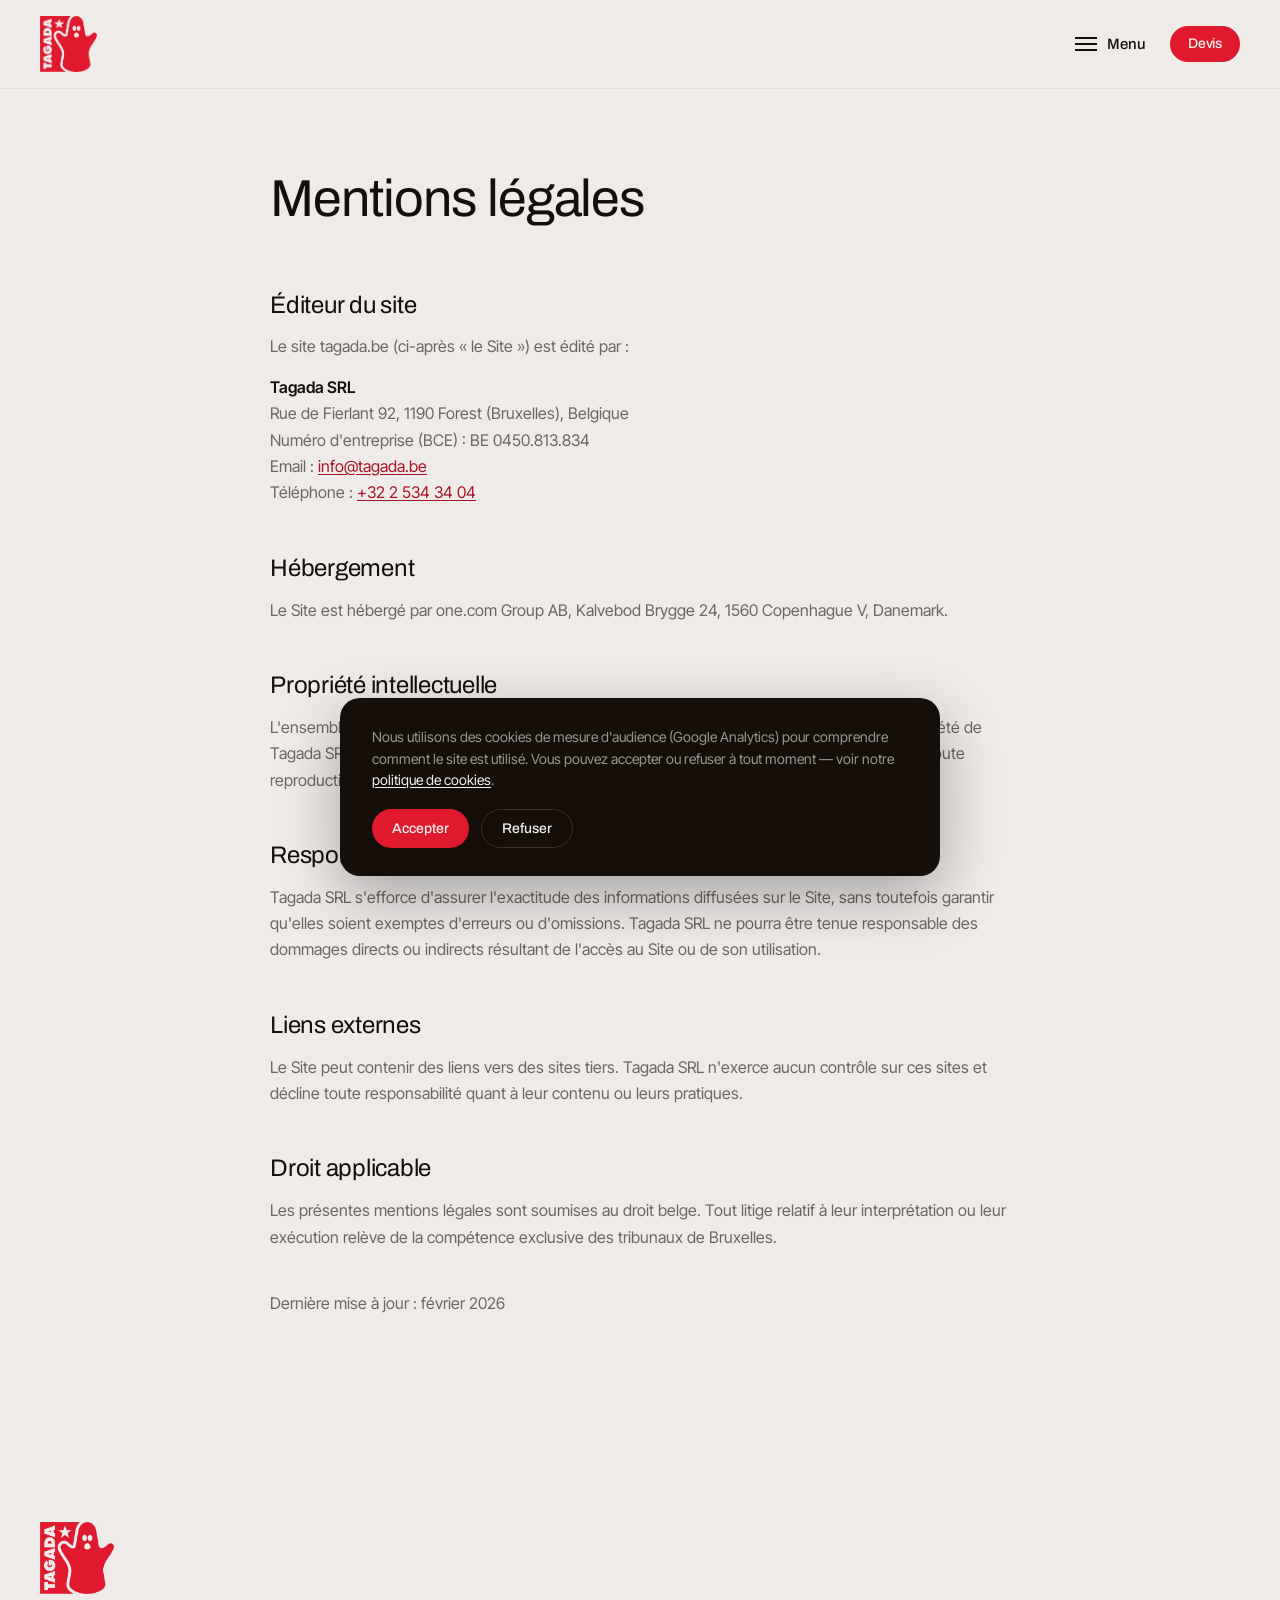
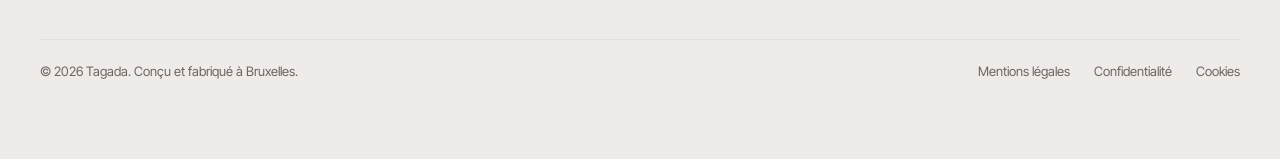
<file: mentions-legales.html>
<!doctype html>
<html lang="fr">
<head>
<meta charset="utf-8">
<meta name="viewport" content="width=device-width, initial-scale=1">
<title>Mentions légales — Tagada</title>
<meta name="description" content="Mentions légales du site Tagada.be : éditeur, hébergement, propriété intellectuelle.">
<link rel="canonical" href="https://tagada.be/mentions-legales.html">
<link rel="icon" type="image/x-icon" href="favicon.ico">
<link rel="icon" type="image/png" sizes="32x32" href="favicon-32.png">
<link rel="icon" type="image/png" sizes="16x16" href="favicon-16.png">
<link rel="apple-touch-icon" sizes="180x180" href="apple-touch-icon.png">
<link rel="manifest" href="site.webmanifest">
<meta name="theme-color" content="#E0192E">
<link rel="alternate" hreflang="fr" href="https://tagada.be/mentions-legales.html">
<link rel="alternate" hreflang="en" href="https://tagada.be/en/mentions-legales.html">
<link rel="alternate" hreflang="nl" href="https://tagada.be/nl/mentions-legales.html">
<link rel="alternate" hreflang="x-default" href="https://tagada.be/mentions-legales.html">
<meta property="og:type" content="website">
<meta property="og:site_name" content="Tagada">
<meta property="og:title" content="Mentions légales — Tagada">
<meta property="og:description" content="Mentions légales du site Tagada.be : éditeur, hébergement, propriété intellectuelle.">
<meta property="og:url" content="https://tagada.be/mentions-legales.html">
<meta property="og:image" content="https://tagada.be/Images/og-image.jpg">
<meta property="og:image:width" content="1200">
<meta property="og:image:height" content="630">
<meta property="og:locale" content="fr_BE">
<meta name="twitter:card" content="summary_large_image">
<meta name="twitter:title" content="Mentions légales — Tagada">
<meta name="twitter:description" content="Mentions légales du site Tagada.be : éditeur, hébergement, propriété intellectuelle.">
<meta name="twitter:image" content="https://tagada.be/Images/og-image.jpg">

<style>
@font-face { font-family:'Archivo'; font-weight:400; font-style:normal; font-display:swap; src:url('fonts/archivo-regular.ttf') format('truetype'); }
@font-face { font-family:'Archivo'; font-weight:500; font-style:normal; font-display:swap; src:url('fonts/archivo-medium.ttf') format('truetype'); }
@font-face { font-family:'Inter Tight'; font-weight:400; font-style:normal; font-display:swap; src:url('fonts/inter-tight-regular.ttf') format('truetype'); }
@font-face { font-family:'Inter Tight'; font-weight:500; font-style:normal; font-display:swap; src:url('fonts/inter-tight-medium.ttf') format('truetype'); }
@font-face { font-family:'Inter Tight'; font-weight:600; font-style:normal; font-display:swap; src:url('fonts/inter-tight-semibold.ttf') format('truetype'); }

:root{
  --bg: #EEEBE9;
  --surface: #FFFFFF;
  --gray: #E3E0DE;
  --ink: #160E08;
  --ink-60: rgba(22,14,8,.6);
  --ink-35: rgba(22,14,8,.35);
  --ink-15: rgba(22,14,8,.15);
  --line: #E3E0DE;
  --accent: #E0192E;
  --accent-deep: #A81323;
  --on-dark: #F4F1ED;
  --on-dark-60: rgba(244,241,237,.6);
  --on-dark-15: rgba(244,241,237,.15);
  --dark-surface: #221A12;
  --ease: cubic-bezier(.645,.045,.355,1);
  --radius-pill: 800px;
  --radius-lg: 24px;
  --radius-md: 12px;
  --font-display: 'Archivo', 'Arial Narrow', sans-serif;
  --font-body: 'Inter Tight', Arial, sans-serif;
}
*{ box-sizing:border-box; }
html{ scroll-behavior:smooth; }
body{ margin:0; background:var(--bg); color:var(--ink); font-family:var(--font-body); font-size:16px; line-height:1.2; -webkit-font-smoothing:antialiased; }
h1,h2,h3,h4,h5,h6{ margin:0; font-family:var(--font-display); font-weight:400; }
p{ margin:0; }
a{ color:inherit; text-decoration:none; }
img{ display:block; max-width:100%; }
button{ font-family:inherit; }
::selection{ background:#FFDCBF; }

.wrap{ max-width:1280px; margin:0 auto; padding:0 40px; }
section{ padding:112px 0; }
@media (max-width:900px){ section{ padding:72px 0; } .wrap{ padding:0 24px; } }

.eyebrow{ display:inline-flex; align-items:center; gap:8px; font-family:var(--font-display); font-weight:500; font-size:13px; letter-spacing:.06em; text-transform:uppercase; color:var(--accent); margin-bottom:16px; }
.eyebrow::before{ content:''; width:6px; height:6px; border-radius:50%; background:var(--accent); }
.eyebrow.on-dark{ color:var(--accent); }

.btn-primary{ display:inline-flex; align-items:center; gap:8px; background:var(--accent); color:var(--on-dark); font-family:var(--font-display); font-weight:500; font-size:16px; letter-spacing:-.015rem; border-radius:var(--radius-pill); padding:16px 22px; border:none; cursor:pointer; transition:background-color .4s var(--ease); }
.btn-primary:hover{ background:var(--accent-deep); }
.btn-primary svg{ width:16px; height:16px; }
.btn-secondary{ display:inline-flex; align-items:center; gap:8px; font-family:var(--font-display); font-weight:500; font-size:16px; letter-spacing:-.015rem; border-bottom:1px solid currentColor; padding-bottom:2px; transition:opacity .4s var(--ease); }
.btn-secondary:hover{ opacity:.6; }
.btn-outline{ display:inline-flex; align-items:center; gap:8px; border:1px solid var(--ink-35); color:var(--ink); font-family:var(--font-display); font-weight:500; font-size:16px; border-radius:var(--radius-pill); padding:15px 22px; transition:border-color .4s var(--ease), background-color .4s var(--ease); }
.btn-outline:hover{ border-color:var(--ink); }
.btn-outline.on-dark{ border-color:var(--on-dark-15); color:var(--on-dark); }
.btn-outline.on-dark:hover{ border-color:var(--on-dark); }

/* ---------- Navbar ---------- */
.navbar{ position:fixed; top:0; left:0; right:0; z-index:500; background:var(--bg); border-bottom:1px solid var(--line); transition:border-color .3s; }
.navbar-inner{ max-width:1280px; margin:0 auto; padding:16px 40px; display:flex; align-items:center; justify-content:space-between; }
.brand{ display:flex; align-items:center; gap:10px; font-family:var(--font-display); font-weight:500; font-size:20px; letter-spacing:-.02em; }
.brand .mark{ width:auto; height:56px; object-fit:contain; display:block; }
.nav-actions{ display:flex; align-items:center; gap:24px; }
.menu-trigger{ display:flex; align-items:center; gap:10px; background:none; border:none; cursor:pointer; font-family:var(--font-display); font-weight:500; font-size:15px; color:var(--ink); padding:0; }
.menu-trigger .bars{ width:22px; height:14px; position:relative; }
.menu-trigger .bars span{ position:absolute; left:0; width:100%; height:2px; background:var(--ink); transition:transform .3s var(--ease), opacity .3s var(--ease); }
.menu-trigger .bars span:nth-child(1){ top:0; }
.menu-trigger .bars span:nth-child(2){ top:6px; }
.menu-trigger .bars span:nth-child(3){ top:12px; }
.nav-actions .btn-primary{ padding:10px 18px; font-size:14px; }

/* ---------- Menu overlay (anchors) ---------- */
.menu-overlay{ position:fixed; inset:0; z-index:900; background:rgba(17,17,17,.5); backdrop-filter:blur(10px); -webkit-backdrop-filter:blur(10px);
  display:flex; align-items:center; justify-content:center; opacity:0; pointer-events:none; transition:opacity .4s var(--ease); }
.menu-overlay.is-open{ opacity:1; pointer-events:auto; }
.menu-panel{ text-align:center; transform:translateY(16px); transition:transform .5s var(--ease); }
.menu-overlay.is-open .menu-panel{ transform:translateY(0); }
.menu-close{ position:absolute; top:28px; right:40px; width:44px; height:44px; border-radius:50%; border:1px solid var(--on-dark-15); background:none; color:var(--on-dark); cursor:pointer; display:flex; align-items:center; justify-content:center; transition:border-color .3s; }
.menu-close:hover{ border-color:var(--on-dark); }
.menu-links{ display:flex; flex-direction:column; gap:6px; }
.menu-links a{ font-family:var(--font-display); font-weight:400; font-size:clamp(36px,6vw,64px); letter-spacing:-.02em; color:var(--on-dark); transition:opacity .3s; padding:6px 0; }
.menu-links a:hover{ opacity:.55; }
.menu-foot{ margin-top:40px; display:flex; gap:24px; justify-content:center; }
.menu-foot a{ font-family:var(--font-body); font-weight:500; font-size:14px; color:var(--on-dark-60); }
.menu-foot a:hover{ color:var(--on-dark); }
body.menu-open{ overflow:hidden; }

/* ---------- Hero ---------- */
.hero{ position:relative; padding-top:172px; padding-bottom:48px; background:var(--bg); overflow:hidden; }
.hero::before{ content:''; position:absolute; inset:0;
  background-image:
    repeating-linear-gradient(to right, rgba(22,14,8,.08) 0 1px, transparent 1px 62px),
    repeating-linear-gradient(to bottom, rgba(22,14,8,.08) 0 1px, transparent 1px 62px);
  -webkit-mask-image:linear-gradient(to bottom, black 0%, transparent 65%);
  mask-image:linear-gradient(to bottom, black 0%, transparent 65%);
}
.hero-inner{ position:relative; z-index:1; max-width:1280px; margin:0 auto; padding:0 40px; }
.hero h1{ font-size:clamp(36px, 5.2vw, 64px); line-height:1.02; letter-spacing:-.02em; color:var(--ink); text-wrap:balance; max-width:900px; }
.hero p{ margin-top:24px; font-size:19px; line-height:1.55; color:var(--ink-60); font-weight:500; max-width:640px; }
.hero-actions{ margin-top:32px; display:flex; align-items:center; gap:28px; flex-wrap:wrap; }
.video-panel{ position:relative; z-index:1; max-width:1280px; margin:64px auto 0; padding:0 40px; }
.video-frame{ position:relative; border-radius:var(--radius-lg); overflow:hidden; aspect-ratio:16/8; }
.video-frame img{ width:100%; height:100%; object-fit:cover; filter:saturate(.85); }
.video-frame .scrim{ position:absolute; inset:0; background:linear-gradient(180deg, rgba(10,6,3,.05) 0%, rgba(10,6,3,.35) 100%); }
@media (max-width:640px){ .video-frame{ aspect-ratio:4/5; } }

/* ---------- Intro (page-load) reveal — matches the reference's slideInBottom preset ---------- */
.reveal{ opacity:0; transform:translateY(40px); animation:reveal-in .9s cubic-bezier(.25,1,.5,1) forwards; }
.reveal-1{ animation-delay:.05s; }
.reveal-2{ animation-delay:.2s; }
.reveal-3{ animation-delay:.35s; }
.reveal-4{ animation-delay:.5s; }
@keyframes reveal-in{ to{ opacity:1; transform:translateY(0); } }
@media (prefers-reduced-motion: reduce){ .reveal{ animation:none; opacity:1; transform:none; } }

/* ---------- Scroll reveal (sitewide) — same slideInBottom language, IntersectionObserver-driven ---------- */
.reveal-io{ opacity:0; transform:translateY(38px); transition:opacity .9s cubic-bezier(.25,1,.5,1), transform .9s cubic-bezier(.25,1,.5,1); }
.reveal-io.is-visible{ opacity:1; transform:translateY(0); }
@media (prefers-reduced-motion: reduce){ .reveal-io{ opacity:1 !important; transform:none !important; transition:none !important; } }

/* ---------- Image curtain reveal — same mechanism as the accordion fill ---------- */
.curtain{ position:relative; overflow:hidden; }
.curtain .cur-fill{ position:absolute; left:0; right:0; bottom:0; top:auto; height:100%; background:var(--accent); transition:height 1.1s var(--ease); z-index:2; }
.curtain.is-revealed .cur-fill{ height:0%; }
@media (prefers-reduced-motion: reduce){ .curtain .cur-fill{ display:none; } }

/* ---------- Button icon slide — two stacked arrows swapping in a clipped window ---------- */
.icon-slide{ position:relative; width:16px; height:16px; overflow:hidden; display:inline-block; flex-shrink:0; }
.icon-slide svg{ position:absolute; top:0; left:0; width:16px; height:16px; transition:transform 1s var(--ease); }
.icon-slide .ic-a{ transform:translateX(0); }
.icon-slide .ic-b{ transform:translateX(-130%); }
.btn-primary:hover .icon-slide .ic-a{ transform:translateX(130%); }
.btn-primary:hover .icon-slide .ic-b{ transform:translateX(0); }

/* ---------- Navbar hide on scroll-down / reveal on scroll-up ---------- */
.navbar{ transition:transform .5s var(--ease), border-color .3s; }
.navbar.nav-hidden{ transform:translateY(-100%); }

/* ---------- Logo strip ---------- */
.logos-head{ text-align:center; font-family:var(--font-body); font-weight:600; font-size:19px; color:var(--ink); max-width:560px; margin:0 auto 48px; }
.logos-row{ display:flex; align-items:center; justify-content:space-between; gap:24px; flex-wrap:wrap; }
.logo-chip{ height:28px; width:auto; max-width:140px; object-fit:contain; display:block; filter:grayscale(1); opacity:.5; transition:filter .4s var(--ease), opacity .4s var(--ease); }
.logo-chip:hover{ filter:grayscale(0); opacity:1; }

/* ---------- Dark section base ---------- */
.section-dark{ background:var(--ink); color:var(--on-dark); }
.section-gray{ background:var(--gray); }

/* ---------- Why / Tabs ---------- */
.why-grid{ display:grid; grid-template-columns:1fr 1fr; gap:64px; align-items:center; }
.why-media{ position:relative; border-radius:var(--radius-lg); overflow:hidden; aspect-ratio:1/1; }
.why-media img{ width:100%; height:100%; object-fit:cover; }
.why-h2{ font-size:clamp(30px,3.4vw,42px); line-height:1.05; letter-spacing:-.02em; max-width:14ch; text-wrap:balance; }
.why-text{ margin-top:20px; font-size:18px; line-height:1.55; color:var(--on-dark-60); font-weight:500; max-width:52ch; }
.why-list{ margin-top:36px; display:flex; flex-direction:column; }
.why-item{ padding:22px 0; border-top:1px solid var(--on-dark-15); }
.why-item:last-child{ border-bottom:1px solid var(--on-dark-15); }
.why-item h4{ font-family:var(--font-display); font-weight:500; font-size:19px; }
.why-item p{ margin-top:8px; font-size:15px; line-height:1.5; color:var(--on-dark-60); }
.why-actions{ margin-top:32px; display:flex; align-items:center; gap:24px; }

/* ---------- Portfolio ---------- */
.section-head{ max-width:680px; margin-bottom:56px; }
.section-head h2{ font-size:clamp(32px,4vw,48px); letter-spacing:-.02em; line-height:1.05; text-wrap:balance; }
.section-head p{ margin-top:16px; font-size:18px; line-height:1.5; color:var(--ink-60); font-weight:500; }
.section-head-row{ display:flex; justify-content:space-between; align-items:flex-end; gap:32px; flex-wrap:wrap; margin-bottom:56px; }

.portfolio-grid{ columns:3; column-gap:24px; }
@media (max-width:1000px){ .portfolio-grid{ columns:2; } }
@media (max-width:640px){ .portfolio-grid{ columns:1; } }
.p-card{ break-inside:avoid; margin-bottom:24px; }
.p-card .frame{ position:relative; border-radius:var(--radius-md); overflow:hidden; }
.p-card .frame img{ width:100%; display:block; transition:transform 1s var(--ease); }
.p-card:hover .frame img{ transform:scale(1.08); }
.p-card .body{ padding-top:20px; }
.p-card h3{ font-size:22px; letter-spacing:-.01em; }
.p-card .desc{ margin-top:10px; font-size:15px; line-height:1.5; color:var(--ink-60); }
.p-tags{ margin-top:14px; display:flex; gap:8px; flex-wrap:wrap; }
.p-tag{ font-family:var(--font-body); font-weight:500; font-size:12px; color:var(--ink-60); border:1px solid var(--ink-15); border-radius:6px; padding:5px 10px; }
.portfolio-more{ margin-top:48px; text-align:center; }

/* ---------- Atelier / list ---------- */
.atelier-grid{ display:grid; grid-template-columns:1fr 1fr; gap:64px; align-items:center; }
.atelier-media{ border-radius:var(--radius-lg); overflow:hidden; aspect-ratio:3/4; }
.atelier-media img{ width:100%; height:100%; object-fit:cover; }
.atelier-list{ margin-top:28px; display:flex; flex-direction:column; gap:20px; }
.atelier-item{ display:flex; gap:16px; align-items:flex-start; }
.atelier-item .ic{ width:24px; height:24px; flex-shrink:0; color:var(--accent-deep); margin-top:2px; }
.atelier-item p{ font-size:16px; line-height:1.5; }
.atelier-actions{ margin-top:32px; display:flex; align-items:center; gap:24px; }
@media (max-width:900px){ .why-grid, .atelier-grid{ grid-template-columns:1fr; } }

/* ---------- Accordion (FAQ) — matches design system curtain ---------- */
.accordion-list{ display:flex; flex-direction:column; gap:14px; }
.accordion2{ position:relative; background:rgba(244,241,237,.06); border:1px solid var(--on-dark-15); border-radius:16px; overflow:hidden; cursor:pointer; }
.accordion2 .fill{ position:absolute; left:0; top:0; width:100%; height:0%; background:var(--accent); transition:height .7s var(--ease); }
.accordion2 .fill.hover-fill{ z-index:1; }
.accordion2 .fill.open-fill{ z-index:2; }
.accordion2:hover .fill.hover-fill{ height:100%; }
.accordion2.is-active .fill.open-fill{ height:100%; }
.accordion2 .head{ position:relative; z-index:3; display:flex; gap:20px; align-items:center; padding:22px 26px; }
.accordion2 .head p{ flex:1; font-family:var(--font-body); font-weight:600; font-size:18px; color:var(--on-dark); transition:color .4s var(--ease); }
.accordion2.is-active .head p, .accordion2:hover .head p{ color:var(--ink); }
.accordion2 .icon{ width:32px; height:32px; border-radius:50%; border:1px solid var(--on-dark-15); display:flex; align-items:center; justify-content:center; font-family:var(--font-display); font-size:18px; line-height:1; color:var(--on-dark); transition:transform .7s var(--ease), color .4s var(--ease), border-color .4s var(--ease); flex-shrink:0; }
.accordion2.is-active .icon{ transform:rotate(45deg); }
.accordion2.is-active .icon, .accordion2:hover .icon{ color:var(--ink); border-color:var(--ink-35); }
.accordion2 .body{ position:relative; z-index:3; max-height:0; overflow:hidden; transition:max-height .7s var(--ease); }
.accordion2.is-active .body{ max-height:160px; }
.accordion2 .body p{ margin:0; padding:0 26px 22px; font-size:15px; line-height:1.6; max-width:64ch; color:var(--ink); }
.faq-more{ margin-top:56px; max-width:520px; }
.faq-more h3{ font-size:26px; letter-spacing:-.01em; }
.faq-more p{ margin-top:10px; font-size:16px; color:var(--on-dark-60); }
.faq-more .btn-outline{ margin-top:20px; }

/* ---------- CTA ---------- */
.cta-card{ position:relative; overflow:hidden; background:var(--gray); color:var(--ink); border-radius:var(--radius-lg); padding:80px 40px; text-align:center; }
.cta-card::before{ content:''; position:absolute; inset:0;
  background-image:
    repeating-linear-gradient(to right, rgba(22,14,8,.09) 0 1px, transparent 1px 62px),
    repeating-linear-gradient(to bottom, rgba(22,14,8,.09) 0 1px, transparent 1px 62px);
  -webkit-mask-image:radial-gradient(ellipse at center, black 0%, transparent 75%);
  mask-image:radial-gradient(ellipse at center, black 0%, transparent 75%);
}
.cta-card > *{ position:relative; z-index:1; }
.cta-card h2{ font-size:clamp(30px,4vw,44px); letter-spacing:-.02em; max-width:16ch; margin:0 auto; text-wrap:balance; }
.cta-card p{ margin-top:18px; font-size:18px; color:var(--ink-60); max-width:52ch; margin-left:auto; margin-right:auto; }
.cta-actions{ margin-top:32px; display:flex; gap:16px; justify-content:center; flex-wrap:wrap; }

/* ---------- Contact ---------- */
.contact-grid{ display:grid; grid-template-columns:1.1fr .9fr; gap:80px; }
.field{ margin-bottom:20px; }
.field label{ display:block; font-family:var(--font-body); font-weight:600; font-size:14px; margin-bottom:8px; color:var(--on-dark-60); }
.field input, .field select, .field textarea{ width:100%; background:rgba(244,241,237,.06); border:1px solid var(--on-dark-15); border-radius:var(--radius-md); padding:13px 16px; font-family:var(--font-body); font-size:15px; color:var(--on-dark); transition:border-color .3s var(--ease); }
.field input:focus, .field select:focus, .field textarea:focus{ outline:none; border-color:var(--accent); }
.field textarea{ resize:vertical; min-height:110px; }
.row2{ display:grid; grid-template-columns:1fr 1fr; gap:20px; }
.radios{ display:grid; grid-template-columns:1fr 1fr; gap:12px 20px; margin-top:8px; }
.radio-opt{ display:flex; align-items:center; gap:10px; font-size:15px; }
.radio-opt input{ width:18px; height:18px; accent-color:var(--accent); }
.check-opt{ display:flex; align-items:center; gap:10px; font-size:14px; color:var(--on-dark-60); margin:8px 0 24px; }
.check-opt input{ width:18px; height:18px; accent-color:var(--accent); }
.contact-info{ display:flex; flex-direction:column; gap:36px; }
.info-block{ display:flex; gap:16px; }
.info-block .ic{ width:28px; height:28px; color:var(--accent); flex-shrink:0; }
.info-block h4{ font-size:18px; margin-bottom:4px; }
.info-block p{ font-size:15px; color:var(--on-dark-60); line-height:1.5; }
.info-block a{ font-size:15px; text-decoration:underline; text-underline-offset:3px; }
@media (max-width:900px){ .contact-grid{ grid-template-columns:1fr; gap:48px; } .row2, .radios{ grid-template-columns:1fr; } }

/* ---------- Footer ---------- */
.footer-cols{ display:flex; gap:80px; flex-wrap:wrap; }
.footer-col{ min-width:160px; }
.footer-col h5{ font-family:var(--font-display); font-weight:500; font-size:14px; text-transform:uppercase; letter-spacing:.05em; color:var(--ink-60); margin-bottom:16px; }
.footer-col a{ display:block; font-size:15px; padding:8px 0; }
.footer-col a:hover{ color:var(--accent-deep); }
.footer-col a.social-link{ display:flex; align-items:center; gap:12px; }
.social-link .ic{ width:18px; height:18px; flex-shrink:0; }
.footer-brand{ display:inline-block; }
.footer-brand img{ height:72px; width:auto; display:block; }
.footer-credits{ margin-top:40px; padding-top:24px; border-top:1px solid var(--line); display:flex; justify-content:space-between; align-items:center; gap:20px; flex-wrap:wrap; font-size:13px; color:var(--ink-60); }
.footer-legal{ display:flex; gap:24px; }
@media (max-width:900px){ .footer-cols{ gap:40px; } }
/* ---------- Cookie consent ---------- */
.cookie-banner{ position:fixed; left:24px; right:24px; bottom:24px; z-index:950; max-width:600px; margin:0 auto;
  background:var(--ink); color:var(--on-dark); border-radius:20px; padding:28px 32px; box-shadow:0 20px 60px rgba(0,0,0,.3);
  transform:translateY(24px); opacity:0; pointer-events:none; transition:transform .5s var(--ease), opacity .5s var(--ease); }
.cookie-banner.is-shown{ transform:translateY(0); opacity:1; pointer-events:auto; }
.cookie-banner p{ font-size:14px; line-height:1.55; color:var(--on-dark-60); }
.cookie-banner a{ text-decoration:underline; color:var(--on-dark); text-underline-offset:2px; }
.cookie-actions{ margin-top:18px; display:flex; gap:12px; flex-wrap:wrap; }
.cookie-actions button{ font-family:var(--font-display); font-weight:500; font-size:14px; border-radius:var(--radius-pill); padding:11px 20px; cursor:pointer; transition:background-color .4s var(--ease), border-color .4s var(--ease); }
.cookie-actions .cb-accept{ background:var(--accent); color:var(--on-dark); border:none; }
.cookie-actions .cb-accept:hover{ background:var(--accent-deep); }
.cookie-actions .cb-reject{ background:none; color:var(--on-dark); border:1px solid var(--on-dark-15); }
.cookie-actions .cb-reject:hover{ border-color:var(--on-dark); }
@media (max-width:520px){ .cookie-banner{ left:12px; right:12px; bottom:12px; padding:22px; } }
/* ---------- Legal page prose ---------- */
.legal-hero{ padding:172px 0 64px; background:var(--bg); }
.legal-hero .wrap{ max-width:820px; }
.legal-hero h1{ font-size:clamp(32px,4.4vw,52px); letter-spacing:-.02em; line-height:1.05; }
.legal-hero p{ margin-top:16px; font-size:17px; color:var(--ink-60); }
.legal-body{ padding:0 0 112px; background:var(--bg); }
.legal-body .wrap{ max-width:820px; }
.legal-body h2{ font-size:24px; letter-spacing:-.01em; margin-top:48px; margin-bottom:14px; }
.legal-body h2:first-child{ margin-top:0; }
.legal-body p{ font-size:16px; line-height:1.65; color:var(--ink-60); margin-bottom:14px; }
.legal-body strong{ color:var(--ink); font-weight:600; }
.legal-body a{ color:var(--accent-deep); text-decoration:underline; text-underline-offset:2px; }
.legal-body ul{ margin:0 0 14px; padding-left:22px; }
.legal-body li{ font-size:16px; line-height:1.65; color:var(--ink-60); margin-bottom:8px; }
.legal-table{ width:100%; border-collapse:collapse; margin:20px 0 28px; font-size:14px; }
.legal-table th, .legal-table td{ text-align:left; padding:12px 14px; border-bottom:1px solid var(--line); vertical-align:top; }
.legal-table th{ font-family:var(--font-display); font-weight:500; font-size:12px; text-transform:uppercase; letter-spacing:.04em; color:var(--ink-60); }
.legal-table-wrap{ overflow-x:auto; }
.legal-updated{ margin-top:40px; font-size:13px; color:var(--ink-35); }
.legal-body .btn-outline{ margin-top:8px; }


.menu-foot a.is-current{ color:var(--on-dark); text-decoration:underline; text-underline-offset:3px; }
</style>
</head>
<body>
<nav class="navbar">
  <div class="navbar-inner">
    <a class="brand" href="index.html"><img class="mark" src="Images/site/logo-tagada-red.png" alt="Tagada"></a>
    <div class="nav-actions">
      <button class="menu-trigger" onclick="toggleMenu(true)">
        <span class="bars"><span></span><span></span><span></span></span>
        Menu
      </button>
      <a href="index.html#contact" class="btn-primary">Devis</a>
    </div>
  </div>
</nav>

<div class="menu-overlay" id="menuOverlay">
  <button class="menu-close" onclick="toggleMenu(false)" aria-label="Fermer le menu">
    <svg width="18" height="18" viewBox="0 0 24 24" fill="none" stroke="currentColor" stroke-width="2"><path d="M18 6L6 18M6 6l12 12"/></svg>
  </button>
  <div class="menu-panel">
    <div class="menu-links">
      <a href="index.html#pourquoi" onclick="toggleMenu(false)">Savoir-faire</a>
      <a href="index.html#rse" onclick="toggleMenu(false)">Engagements</a>
      <a href="index.html#portfolio" onclick="toggleMenu(false)">Réalisations</a>
      <a href="index.html#atelier" onclick="toggleMenu(false)">Atelier</a>
      <a href="index.html#faq" onclick="toggleMenu(false)">FAQ</a>
      <a href="index.html#contact" onclick="toggleMenu(false)">Contact</a>
    </div>
    <div class="menu-foot">
      <a href="mailto:info@tagada.be">info@tagada.be</a>
      <a href="tel:+3225343404">+32 2 534 34 04</a>
    </div>
    <div class="menu-foot" style="margin-top:16px;"><a href="https://tagada.be/mentions-legales.html" class="is-current">FR</a><a href="https://tagada.be/en/mentions-legales.html">EN</a><a href="https://tagada.be/nl/mentions-legales.html">NL</a></div>
  </div>
</div>

<section class="legal-hero">
  <div class="wrap">
    <h1>Mentions légales</h1>
  </div>
</section>

<section class="legal-body">
  <div class="wrap">

    <h2>Éditeur du site</h2>
    <p>Le site tagada.be (ci-après « le Site ») est édité par :</p>
    <p><strong>Tagada SRL</strong><br>
    Rue de Fierlant 92, 1190 Forest (Bruxelles), Belgique<br>
    Numéro d'entreprise (BCE) : BE 0450.813.834<br>
    Email : <a href="mailto:info@tagada.be">info@tagada.be</a><br>
    Téléphone : <a href="tel:+3225343404">+32 2 534 34 04</a></p>

    <h2>Hébergement</h2>
    <p>Le Site est hébergé par one.com Group AB, Kalvebod Brygge 24, 1560 Copenhague V, Danemark.</p>

    <h2>Propriété intellectuelle</h2>
    <p>L'ensemble des contenus présents sur le Site (textes, images, logos, mise en page) est la propriété de Tagada SRL ou de ses partenaires, sauf mention contraire, et est protégé par le droit d'auteur. Toute reproduction ou représentation, totale ou partielle, sans autorisation préalable est interdite.</p>

    <h2>Responsabilité</h2>
    <p>Tagada SRL s'efforce d'assurer l'exactitude des informations diffusées sur le Site, sans toutefois garantir qu'elles soient exemptes d'erreurs ou d'omissions. Tagada SRL ne pourra être tenue responsable des dommages directs ou indirects résultant de l'accès au Site ou de son utilisation.</p>

    <h2>Liens externes</h2>
    <p>Le Site peut contenir des liens vers des sites tiers. Tagada SRL n'exerce aucun contrôle sur ces sites et décline toute responsabilité quant à leur contenu ou leurs pratiques.</p>

    <h2>Droit applicable</h2>
    <p>Les présentes mentions légales sont soumises au droit belge. Tout litige relatif à leur interprétation ou leur exécution relève de la compétence exclusive des tribunaux de Bruxelles.</p>

    <p class="legal-updated">Dernière mise à jour : février 2026</p>

  </div>
</section>

<footer>
  <div class="wrap" style="padding:80px 40px;">
    <!-- Réseaux sociaux masqués en attendant les vraies URL Facebook / Instagram / LinkedIn
    <div class="footer-cols reveal-io" data-reveal-group>
      <div class="footer-col">
        <h5>Suivez-nous</h5>
        <a class="social-link" href="#"><svg class="ic" viewBox="0 0 24 24" fill="currentColor"><path d="M22 12a10 10 0 10-11.6 9.9v-7H7.9V12h2.5V9.8c0-2.5 1.5-3.9 3.8-3.9 1.1 0 2.2.2 2.2.2v2.4h-1.3c-1.2 0-1.6.8-1.6 1.6V12h2.8l-.4 2.9h-2.4v7A10 10 0 0022 12z"/></svg>Facebook</a>
        <a class="social-link" href="#"><svg class="ic" viewBox="0 0 24 24" fill="none" stroke="currentColor" stroke-width="1.8"><rect x="2" y="2" width="20" height="20" rx="5"/><circle cx="12" cy="12" r="4"/><circle cx="17.5" cy="6.5" r="1"/></svg>Instagram</a>
        <a class="social-link" href="#"><svg class="ic" viewBox="0 0 24 24" fill="currentColor"><path d="M4.98 3.5a2.5 2.5 0 11-.02 5 2.5 2.5 0 01.02-5zM3 9h4v12H3zM9 9h3.8v1.7h.05c.53-1 1.83-2.05 3.77-2.05 4.03 0 4.78 2.65 4.78 6.1V21h-4v-5.6c0-1.34-.03-3.07-1.87-3.07-1.87 0-2.16 1.46-2.16 2.97V21H9z"/></svg>LinkedIn</a>
      </div>
    </div>
    -->
    <a class="footer-brand" href="index.html" aria-label="Tagada"><img loading="lazy" src="Images/site/logo-tagada-red.png" alt="Tagada"></a>
    <div class="footer-credits">
      <span>© 2026 Tagada. Conçu et fabriqué à Bruxelles.</span>
      <div class="footer-legal"><a href="mentions-legales.html">Mentions légales</a><a href="confidentialite.html">Confidentialité</a><a href="cookies.html">Cookies</a></div>
    </div>
  </div>
</footer>

<div class="cookie-banner" id="cookieBanner" role="dialog" aria-label="Preferences cookies">
  <p>Nous utilisons des cookies de mesure d'audience (Google Analytics) pour comprendre comment le site est utilisé. Vous pouvez accepter ou refuser à tout moment &mdash; voir notre <a href="cookies.html">politique de cookies</a>.</p>
  <div class="cookie-actions">
    <button class="cb-accept" onclick="tagadaSetConsent(true)">Accepter</button>
    <button class="cb-reject" onclick="tagadaSetConsent(false)">Refuser</button>
  </div>
</div>

<script>
function toggleMenu(open){
  document.getElementById('menuOverlay').classList.toggle('is-open', open);
  document.body.classList.toggle('menu-open', open);
}

document.querySelectorAll('.accordion2').forEach(function(item, i){
  if (i === 0) item.classList.add('is-active');
  item.addEventListener('click', function(){ item.classList.toggle('is-active'); });
});

/* Scroll reveal — stagger siblings inside each [data-reveal-group], then
   fire once each .reveal-io / .curtain scrolls into view. Deliberately polls
   on a plain interval instead of scroll/rAF/IntersectionObserver: those all
   tie to the compositor's paint cycle, which some sandboxed embeddings throttle
   or never tick, silently leaving content stuck invisible. A timer always runs. */
(function(){
  document.querySelectorAll('[data-reveal-group]').forEach(function(group){
    var items = group.querySelectorAll('.reveal-io, .curtain, .p-card');
    items.forEach(function(el, i){ el.style.transitionDelay = (Math.min(i, 6) * 90) + 'ms'; });
  });
  var targets = Array.prototype.slice.call(document.querySelectorAll('.reveal-io, .curtain'));
  var timer = setInterval(sweep, 150);
  function sweep(){
    if (!targets.length){ clearInterval(timer); return; }
    var vh = window.innerHeight;
    targets = targets.filter(function(el){
      var r = el.getBoundingClientRect();
      if (r.top < vh - 60 && r.bottom > 0){
        // an element can be both .reveal-io (fade+slide in) AND .curtain
        // (its own orange lift) at once — flag each independently, or the
        // one that runs second silently overwrites/skips the other.
        if (el.classList.contains('reveal-io')) el.classList.add('is-visible');
        if (el.classList.contains('curtain')) el.classList.add('is-revealed');
        return false;
      }
      return true;
    });
  }
  sweep();
})();

/* Navbar — hide on scroll down, reveal on scroll up (matches the reference navbar). Polled, see note above. */
(function(){
  var nav = document.querySelector('.navbar');
  var lastY = window.scrollY;
  setInterval(function(){
    var y = window.scrollY;
    if (y === lastY) return;
    if (y > lastY && y > 140) nav.classList.add('nav-hidden');
    else nav.classList.remove('nav-hidden');
    lastY = y;
  }, 150);
})();

/* ---------- Cookie consent + Google Analytics gating ---------- */
var GA_MEASUREMENT_ID = 'G-HF92ERQL9P'; // Google Analytics 4, propriete tagada.be

function tagadaLoadAnalytics(){
  if (!GA_MEASUREMENT_ID) return;
  var s = document.createElement('script');
  s.async = true;
  s.src = 'https://www.googletagmanager.com/gtag/js?id=' + GA_MEASUREMENT_ID;
  document.head.appendChild(s);
  window.dataLayer = window.dataLayer || [];
  window.gtag = function(){ dataLayer.push(arguments); };
  gtag('js', new Date());
  gtag('config', GA_MEASUREMENT_ID, { anonymize_ip: true });
}

/* Sends a GA4 event only when analytics is loaded, i.e. after cookie consent. */
function tagadaTrack(name, params){
  if (window.gtag) gtag('event', name, params || {});
}
document.addEventListener('click', function(e){
  var link = e.target.closest && e.target.closest('a[href^="tel:"], a[href^="mailto:"]');
  if (!link) return;
  tagadaTrack(link.href.indexOf('tel:') === 0 ? 'clic_telephone' : 'clic_email', { link_url: link.href });
});

function tagadaSetConsent(accepted){
  localStorage.setItem('tagada_consent', accepted ? 'accepted' : 'rejected');
  document.getElementById('cookieBanner').classList.remove('is-shown');
  if (accepted) tagadaLoadAnalytics();
}

function tagadaOpenCookiePrefs(){
  document.getElementById('cookieBanner').classList.add('is-shown');
}

(function(){
  var consent = localStorage.getItem('tagada_consent');
  if (consent === 'accepted'){ tagadaLoadAnalytics(); }
  else if (consent !== 'rejected'){
    setTimeout(function(){ document.getElementById('cookieBanner').classList.add('is-shown'); }, 600);
  }
})();
</script>
</body>
</html>
</file>
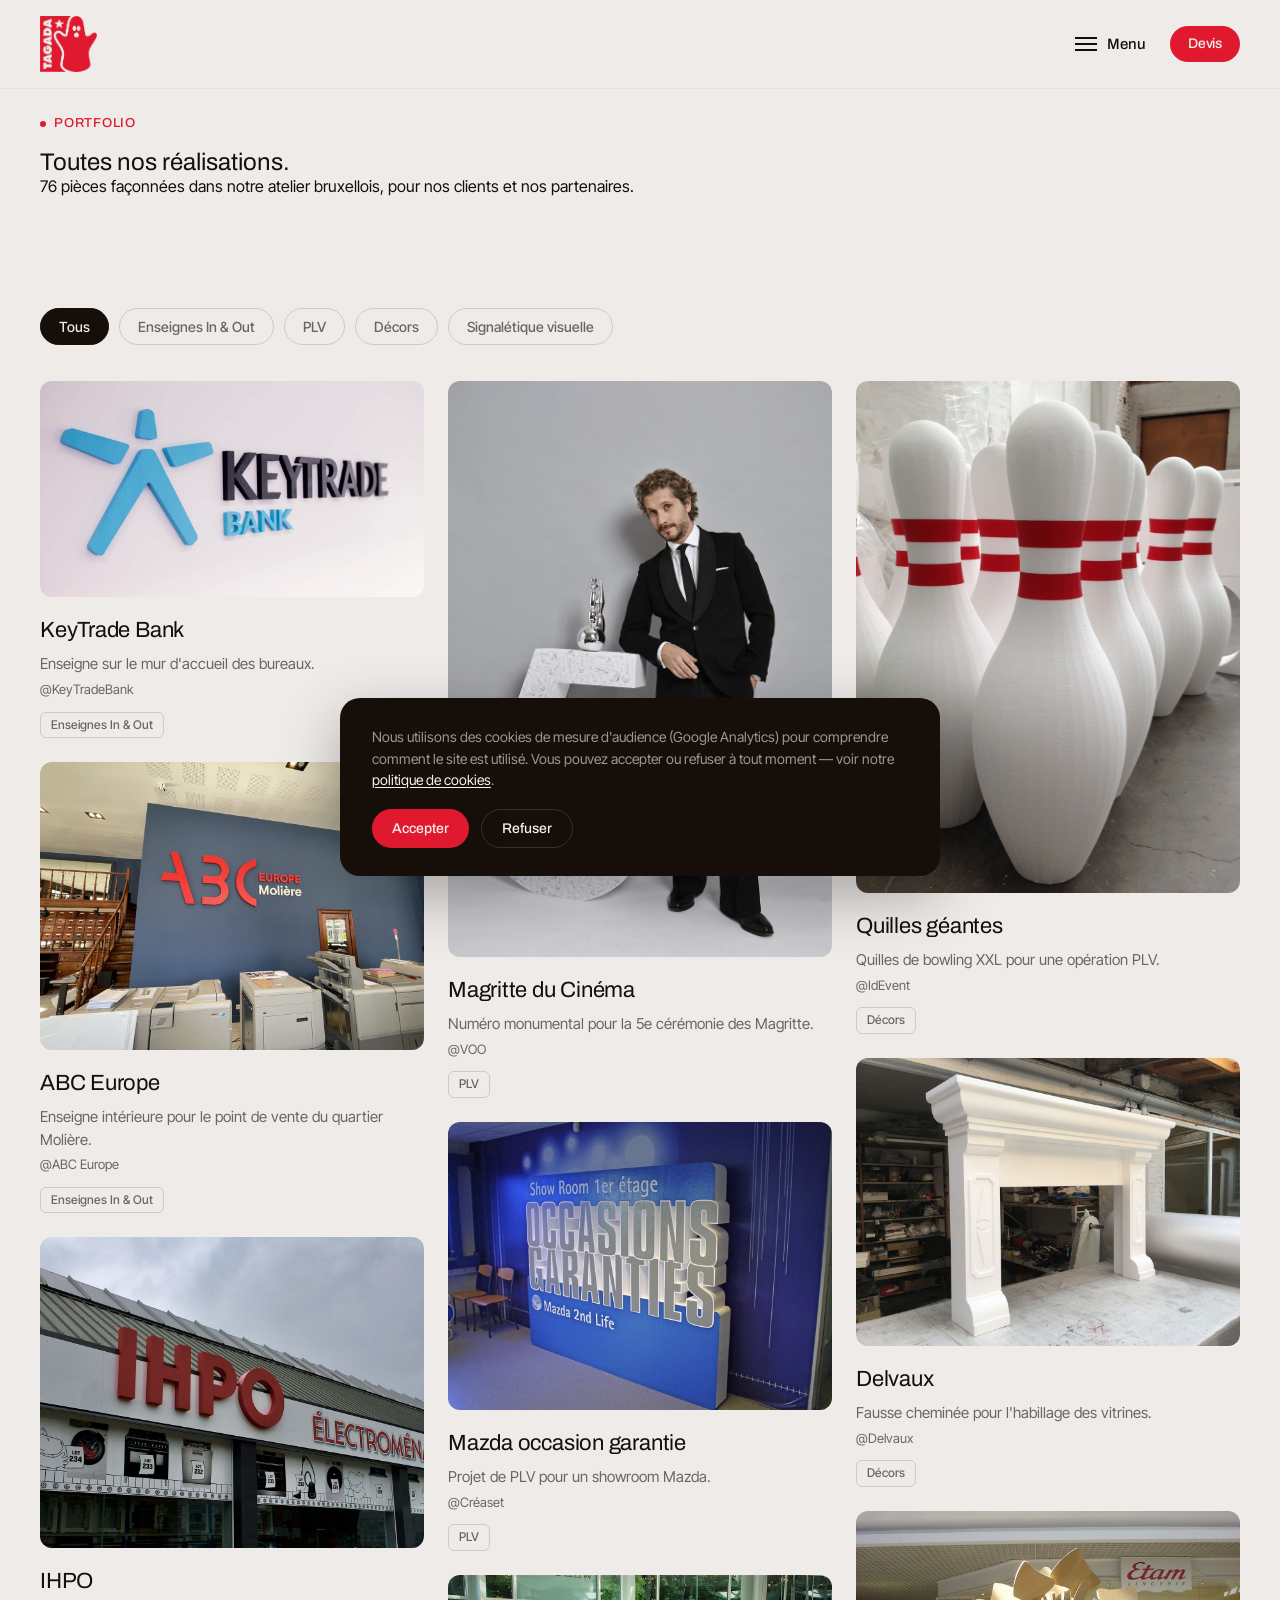
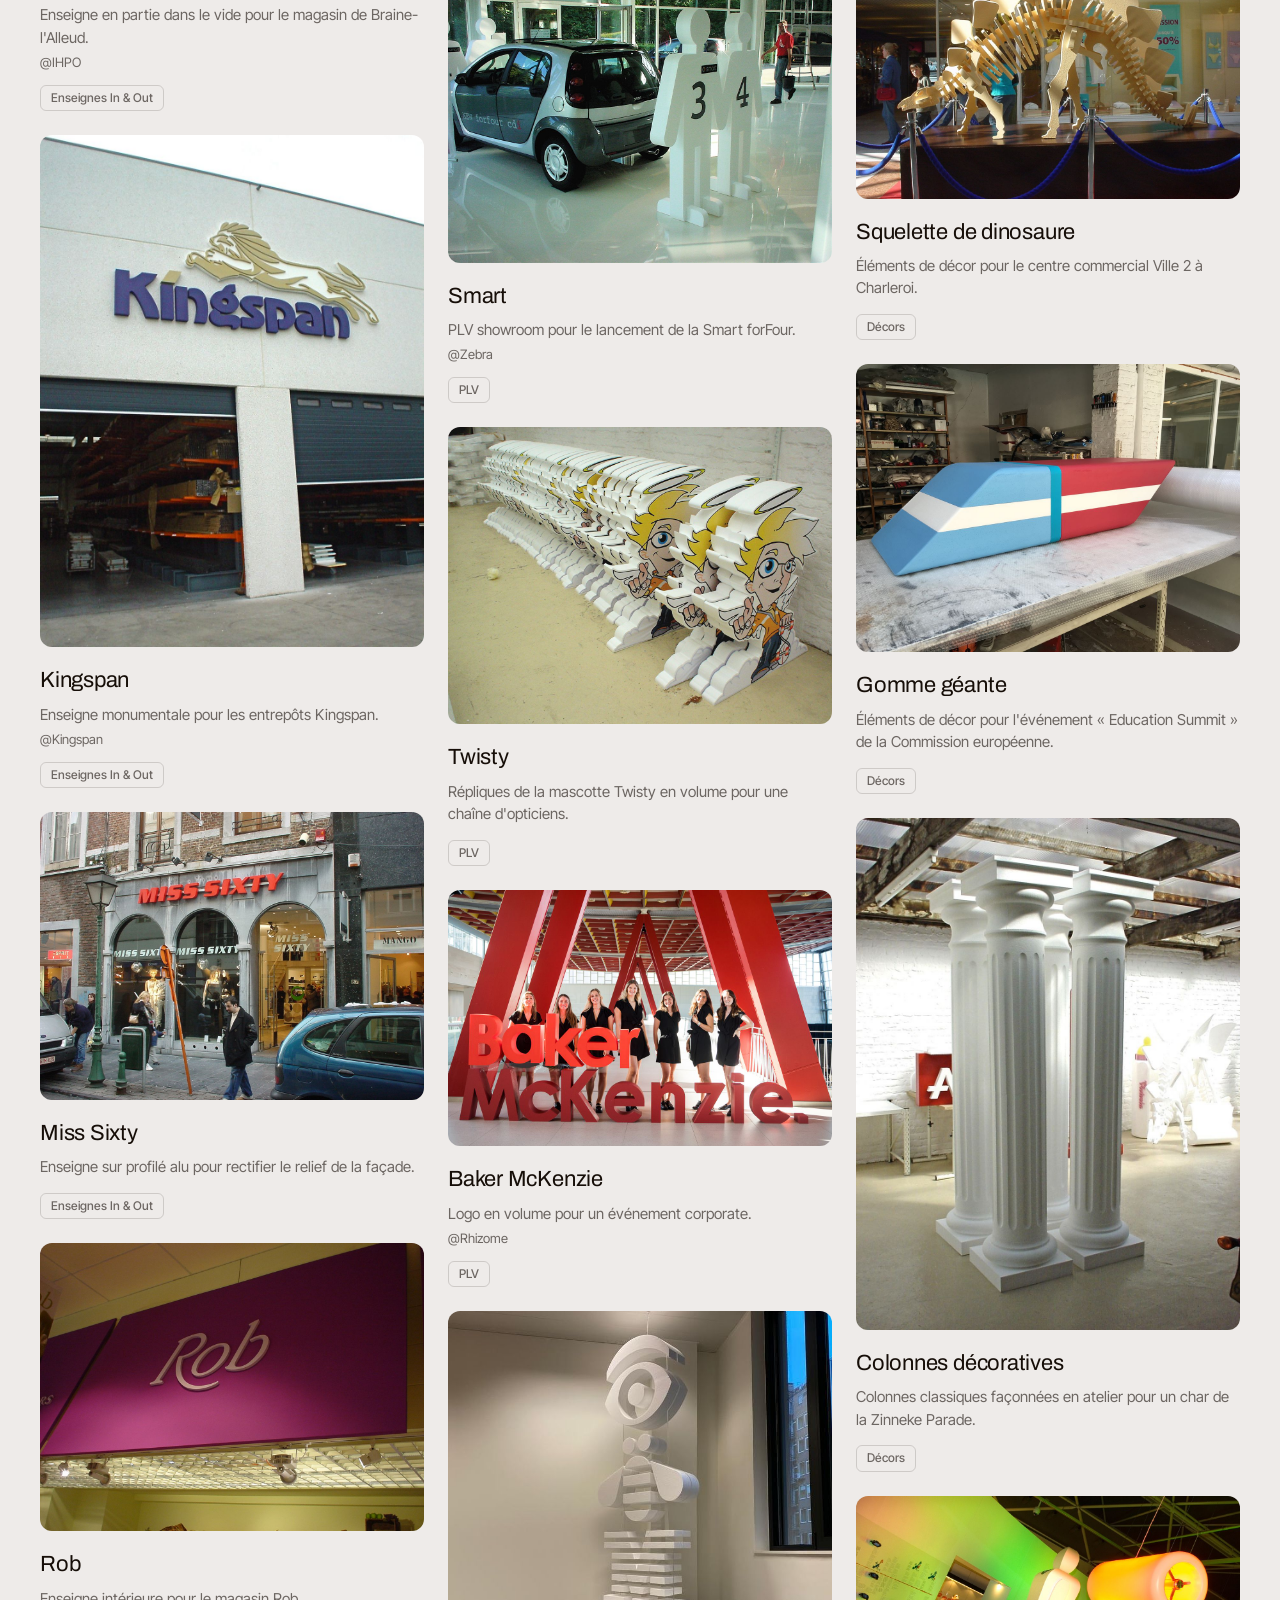
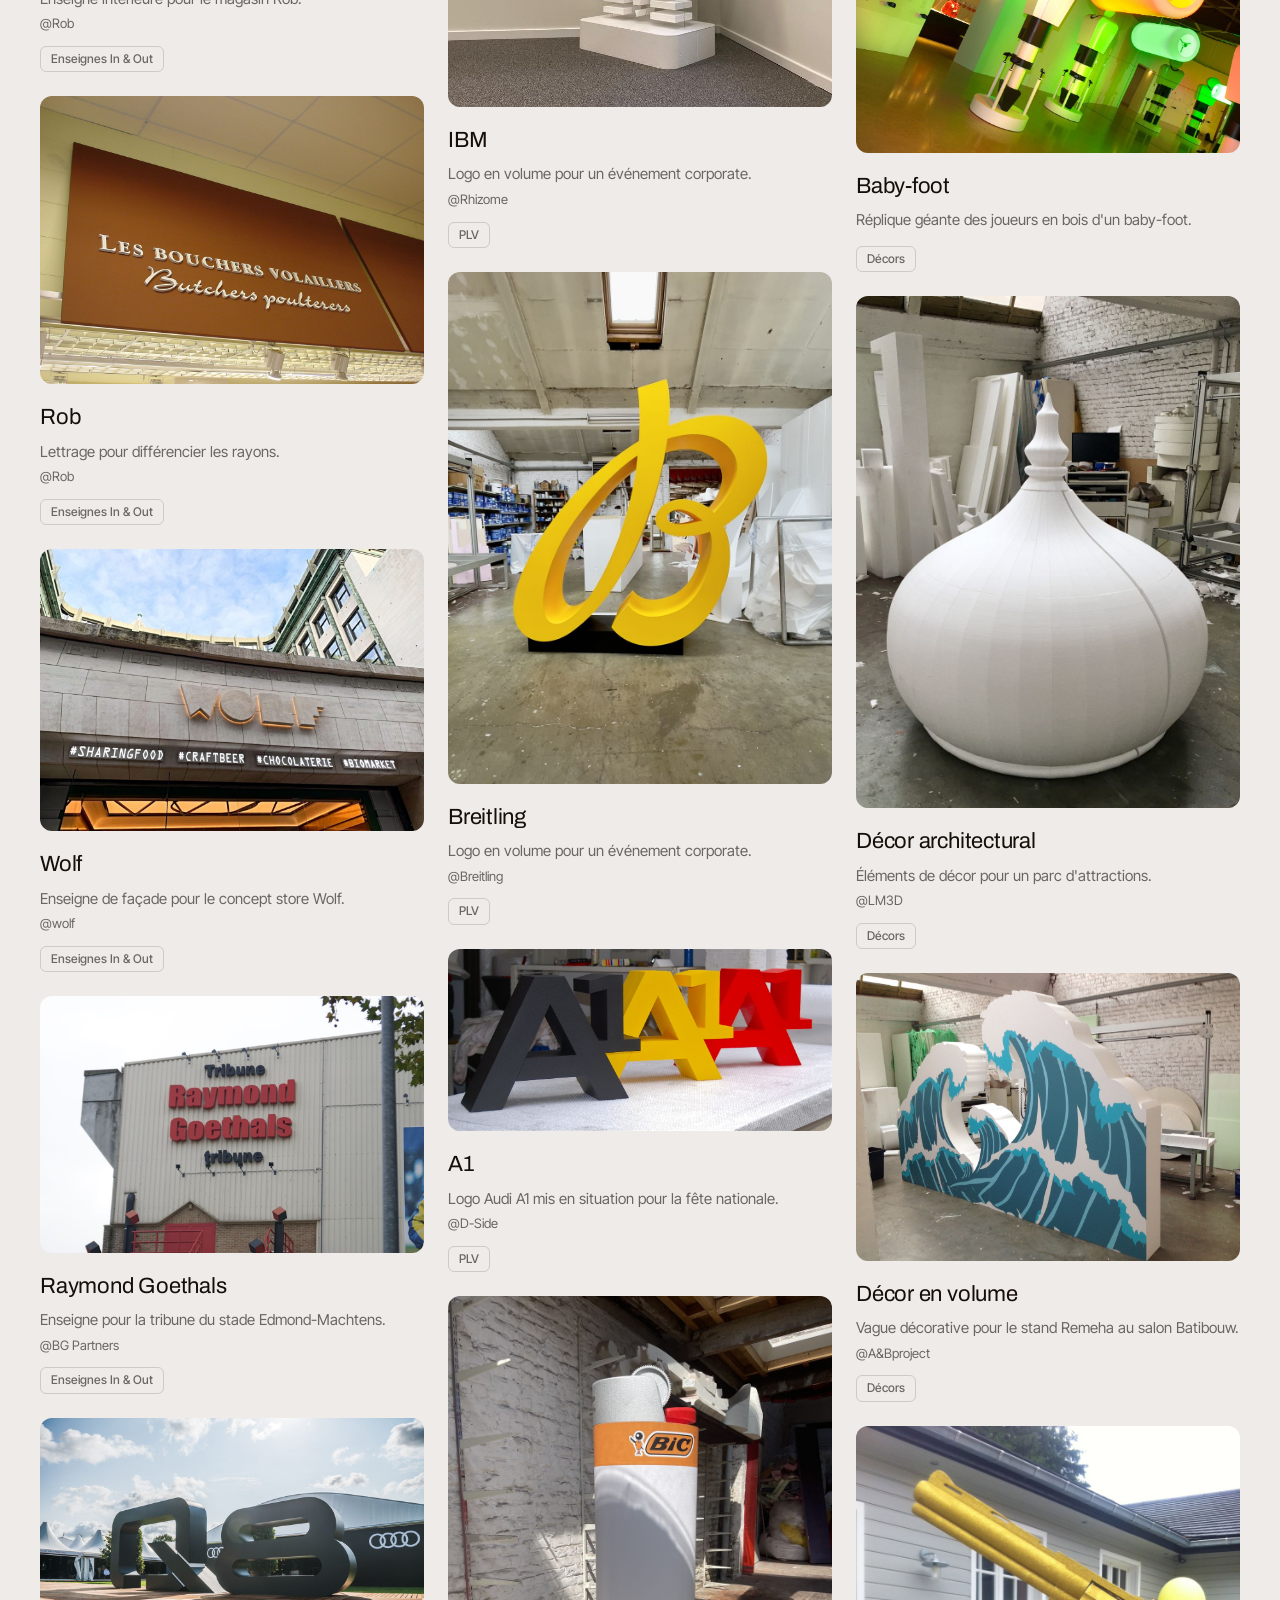
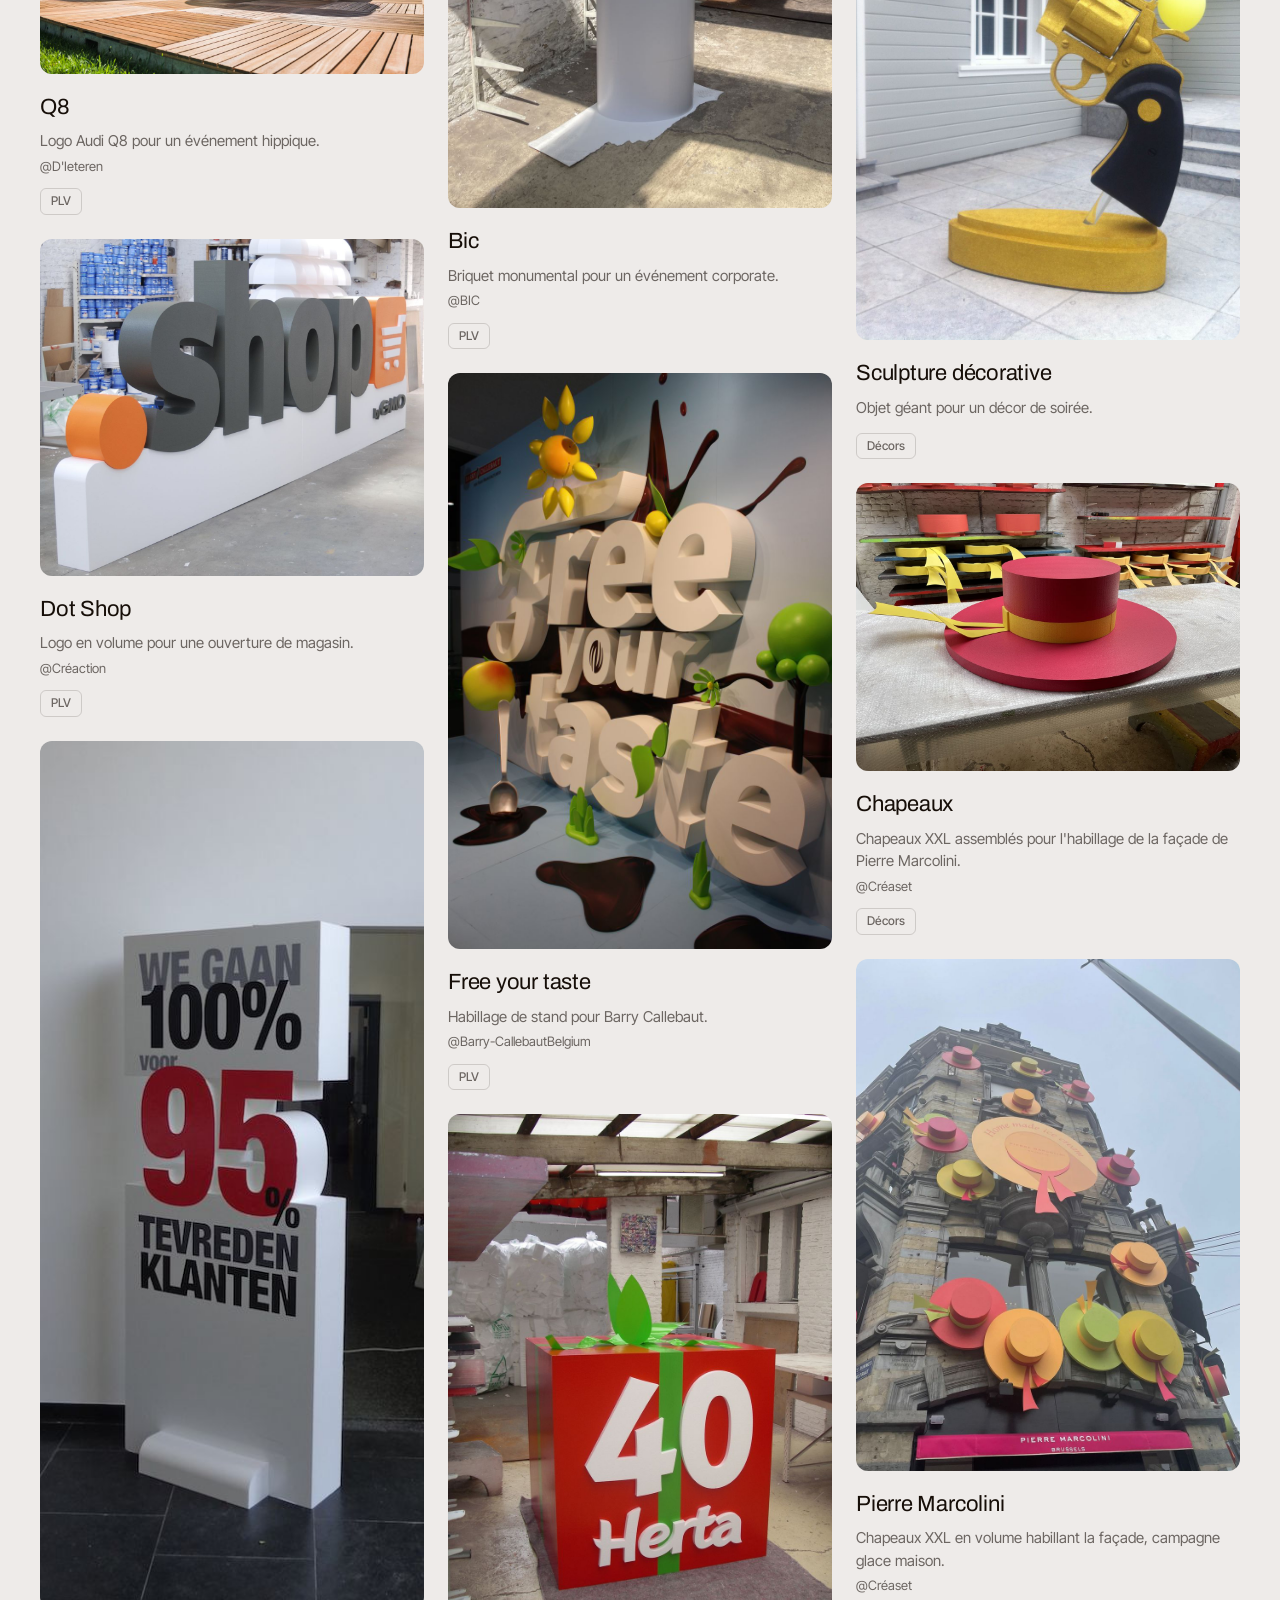
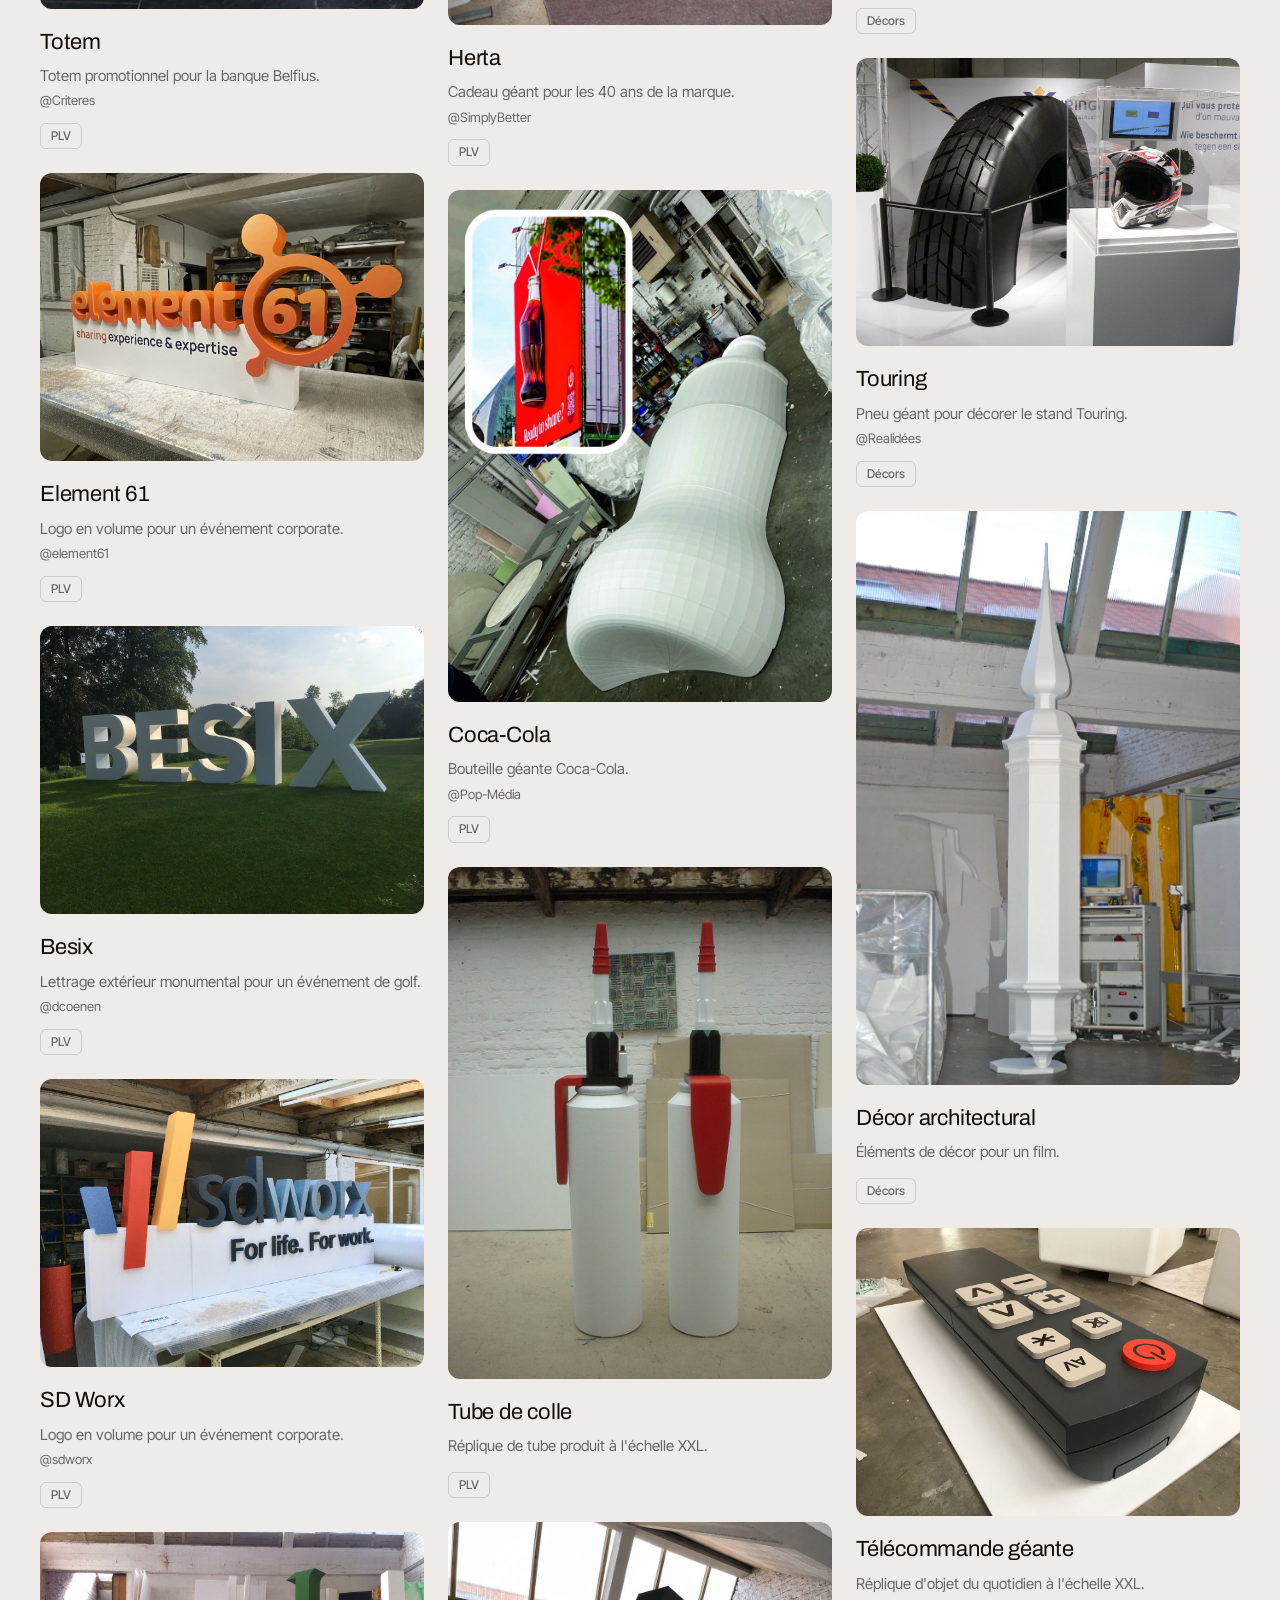
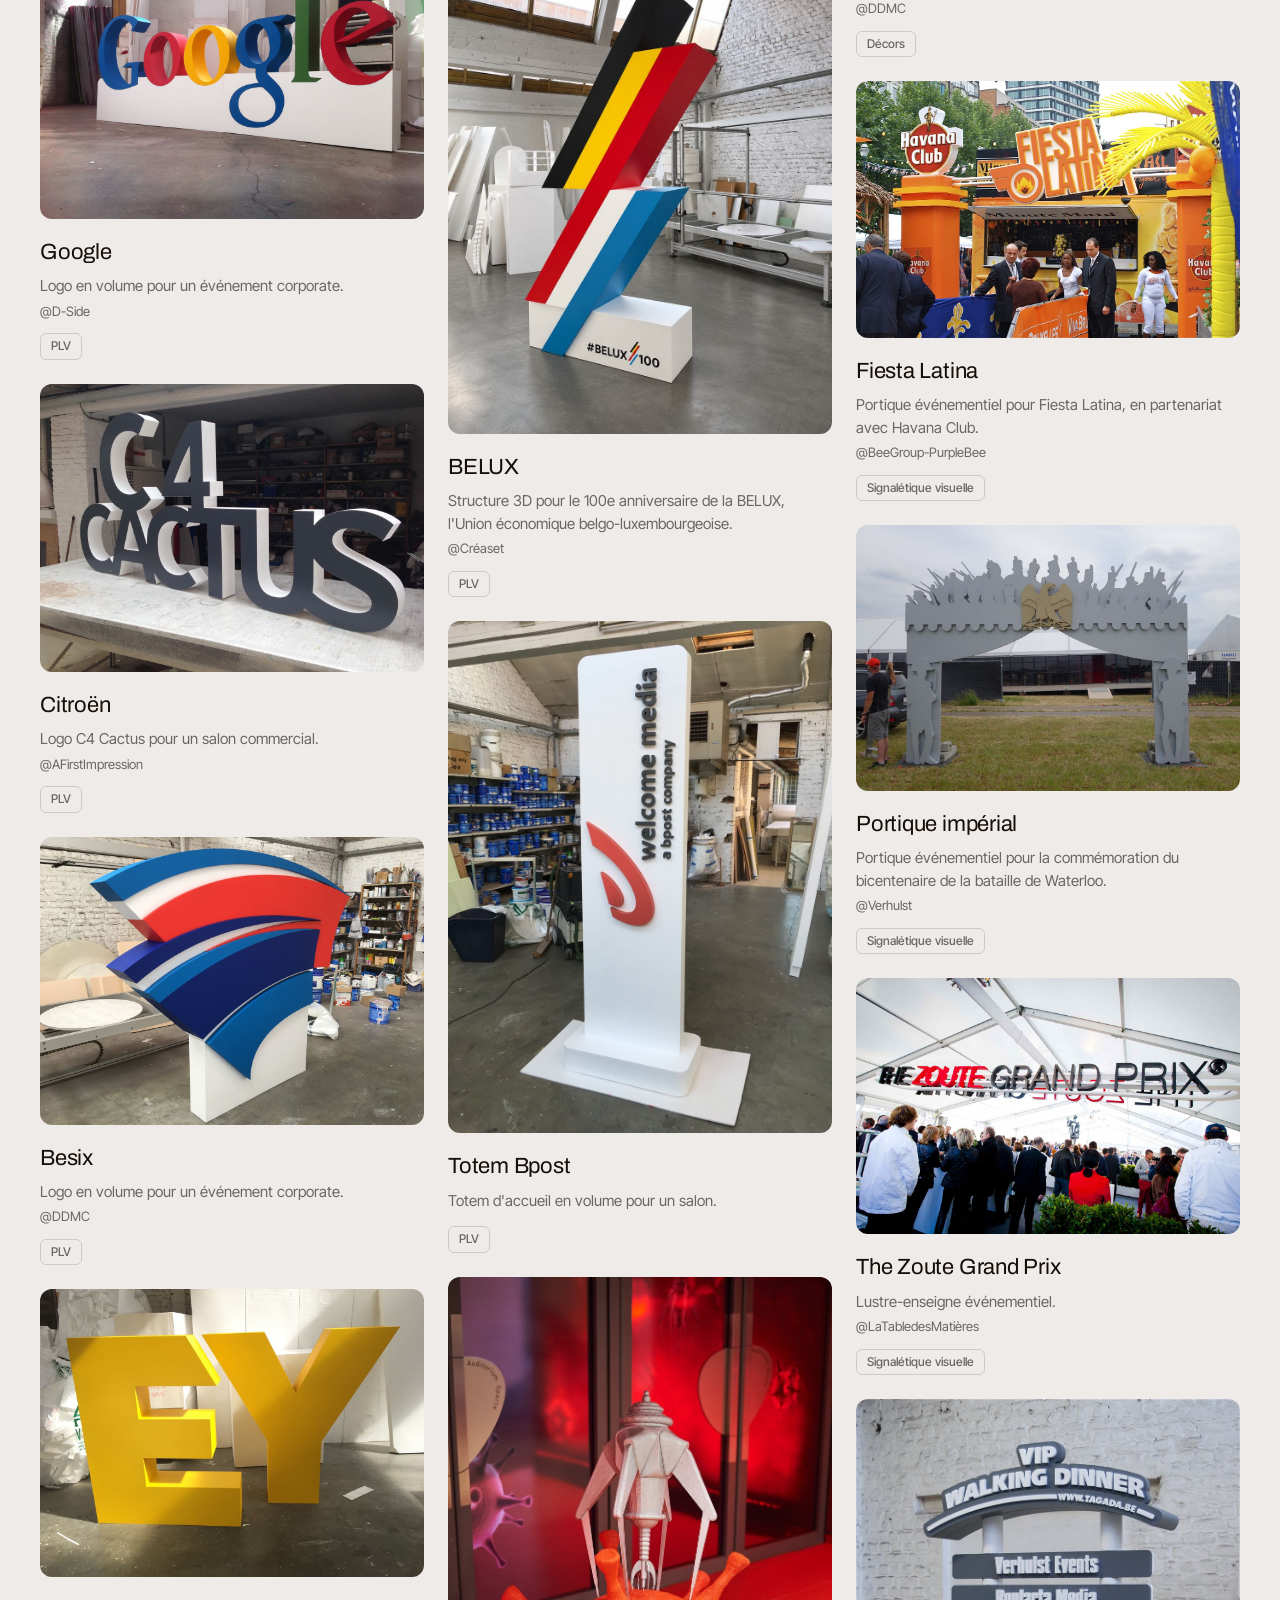
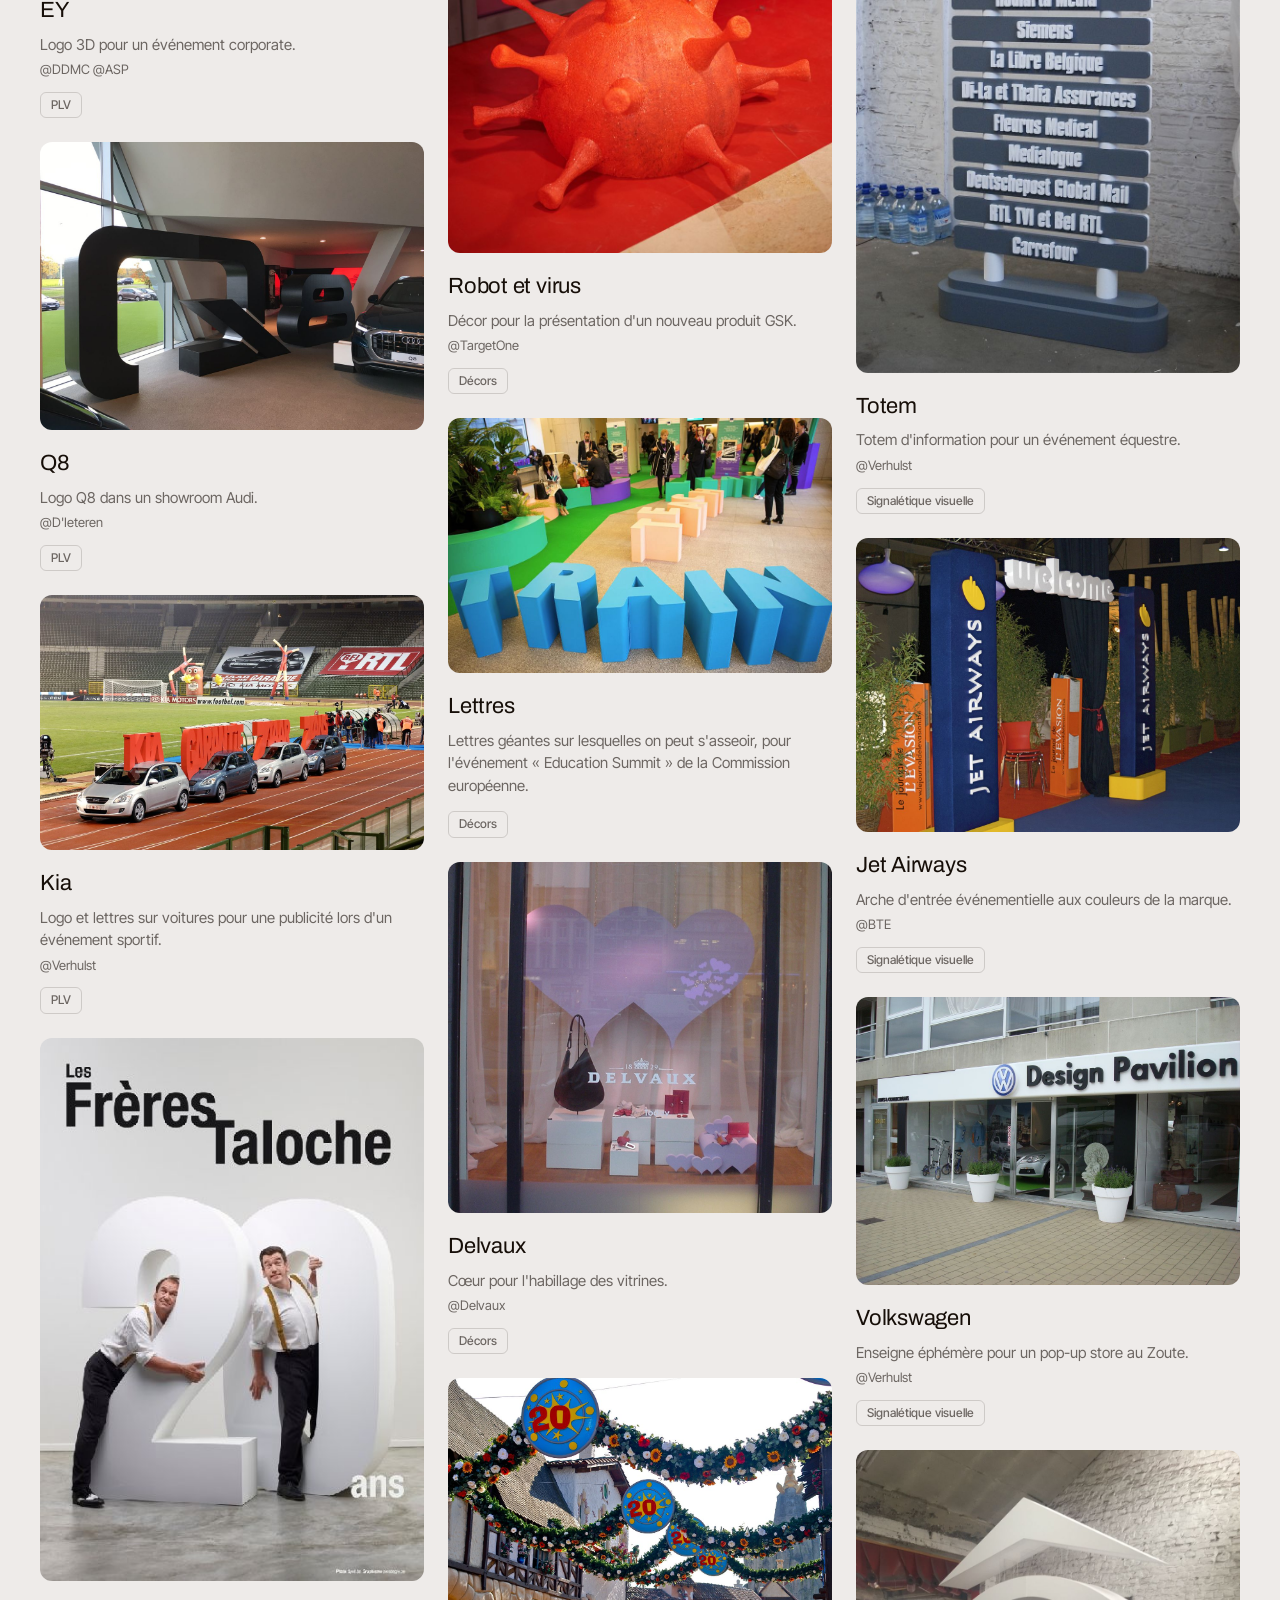
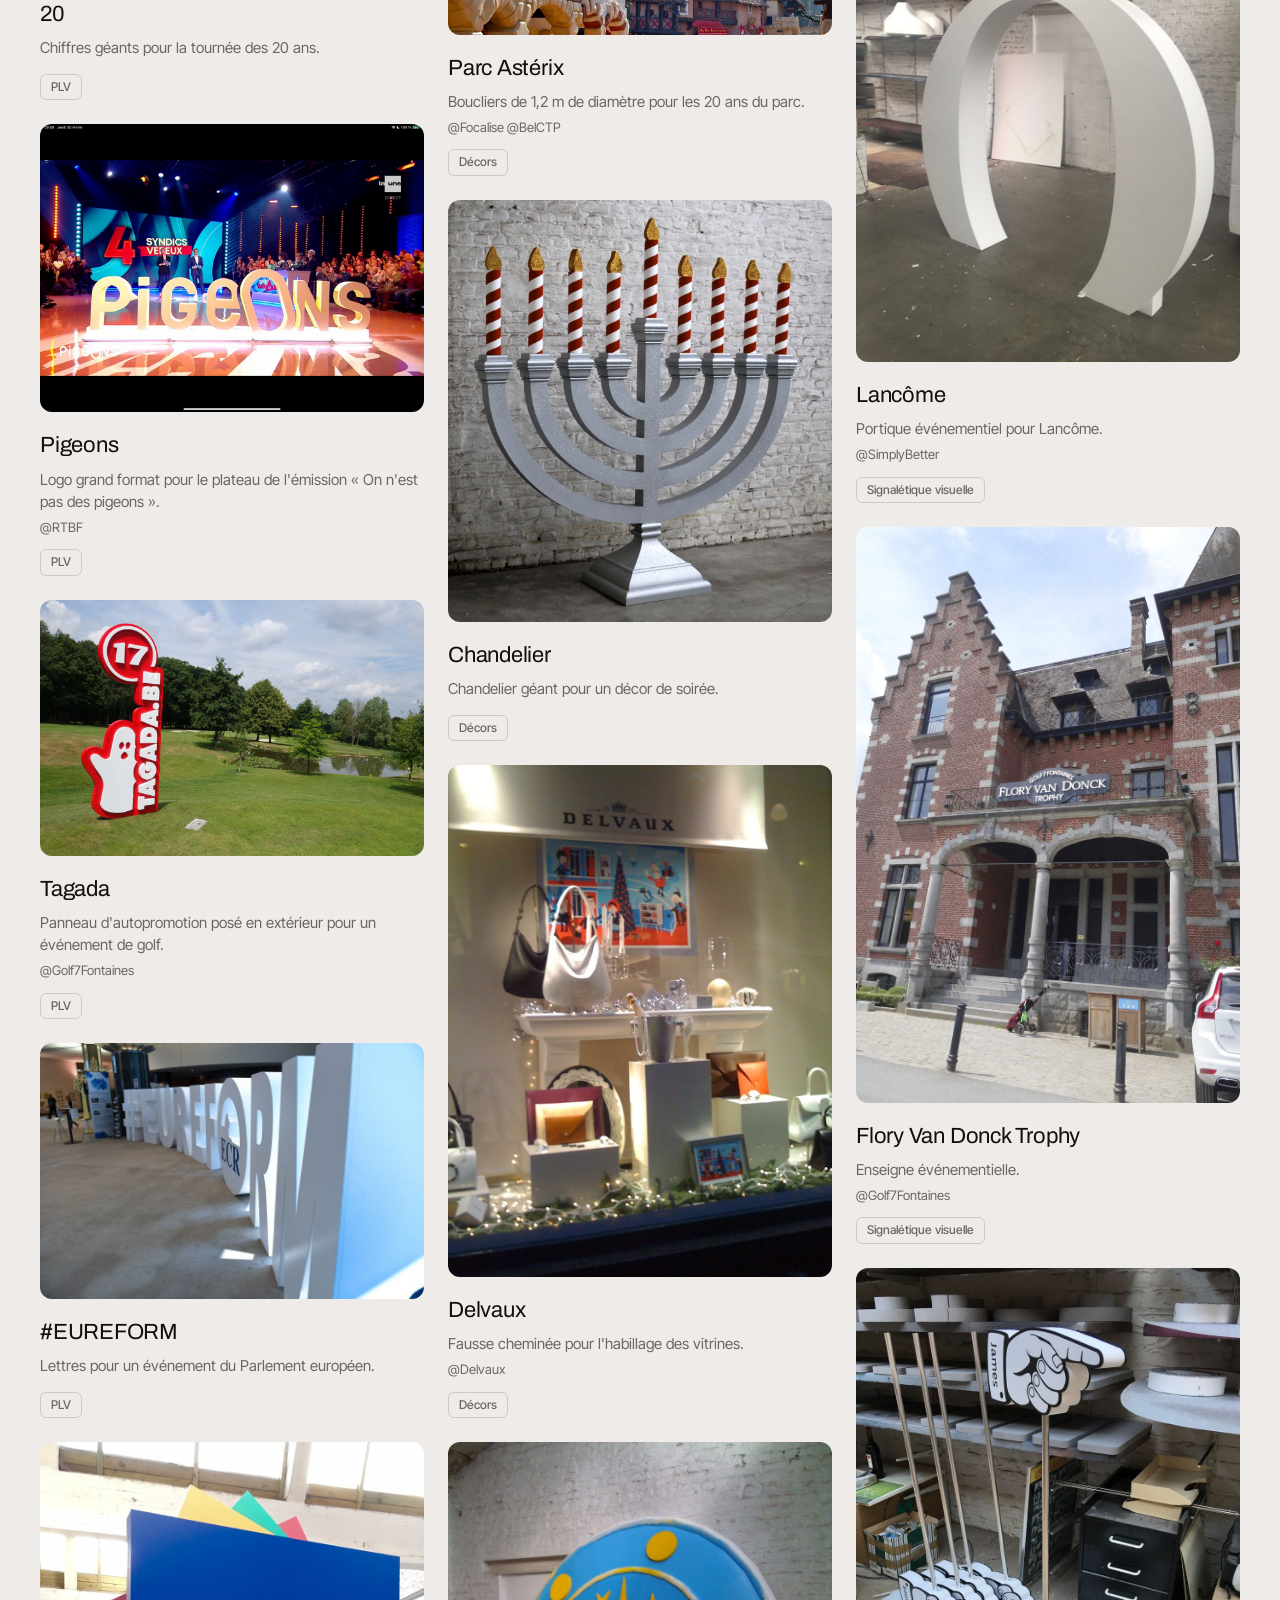
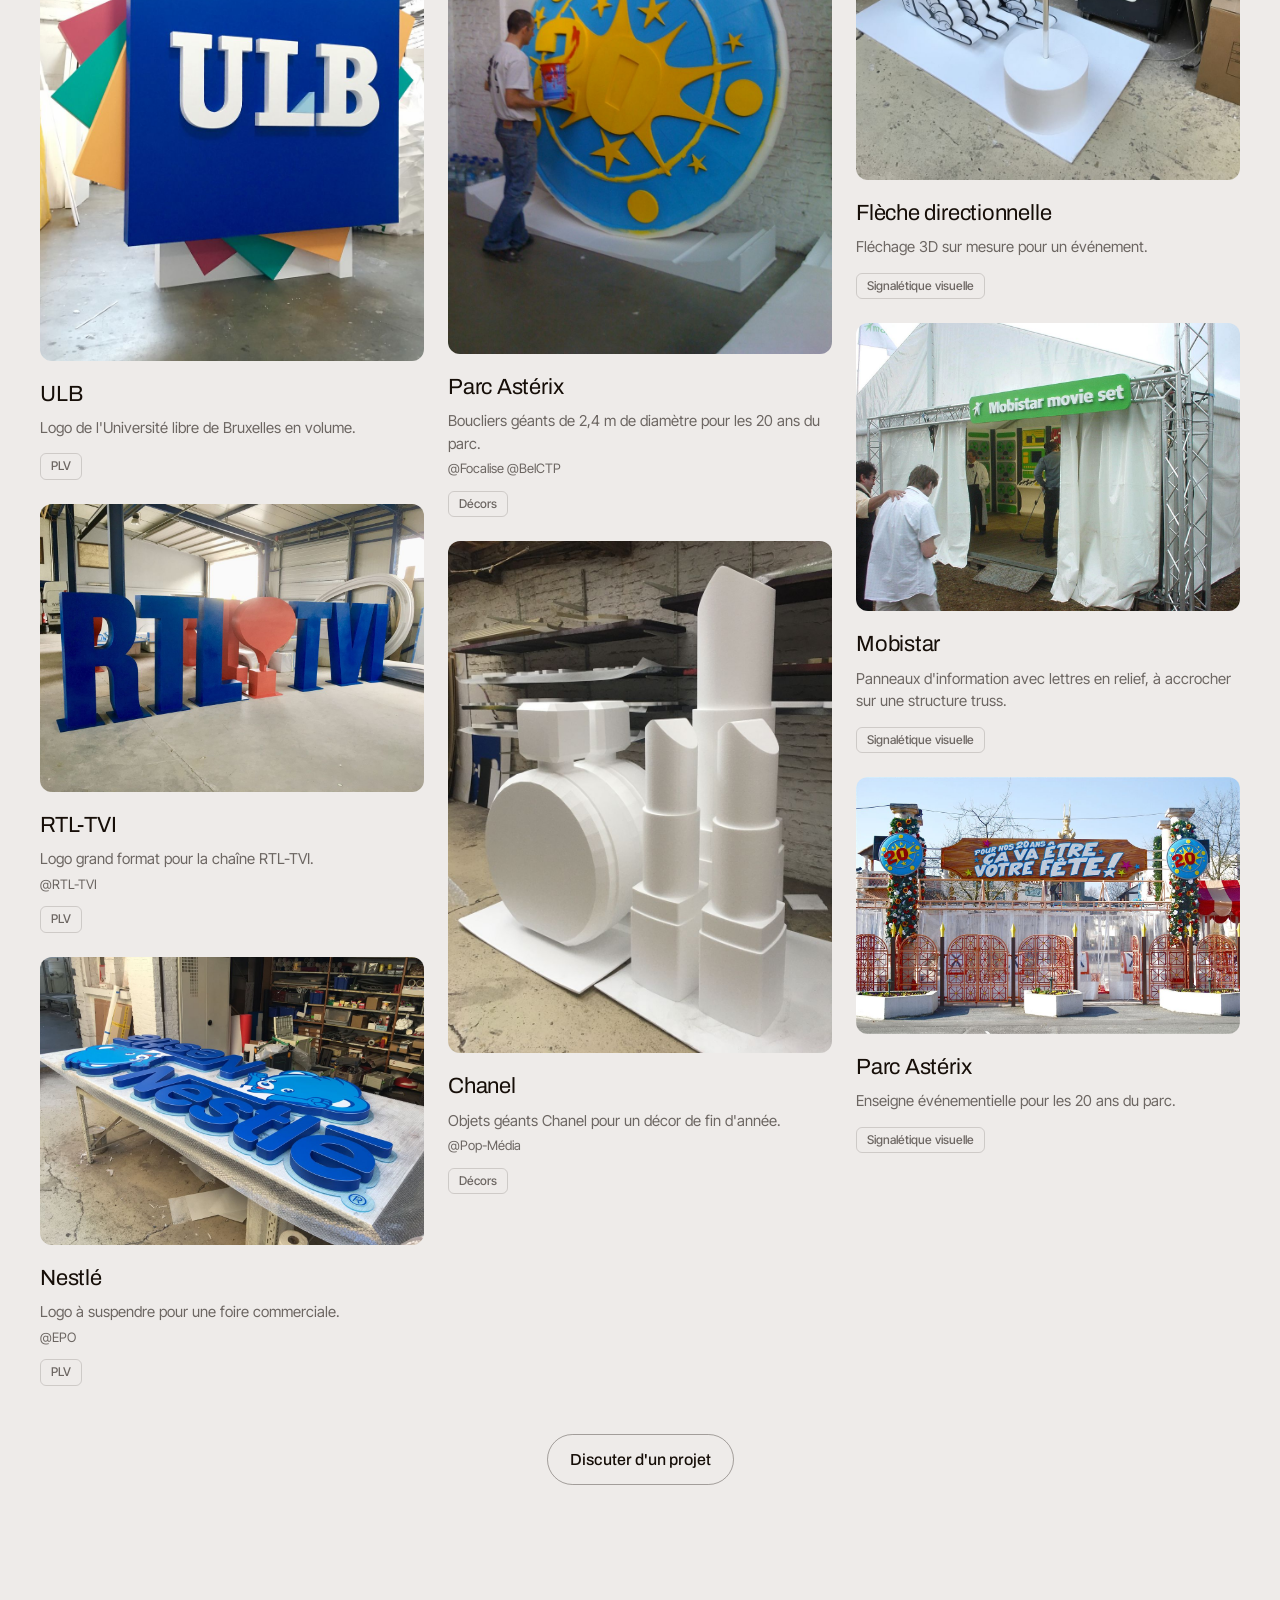
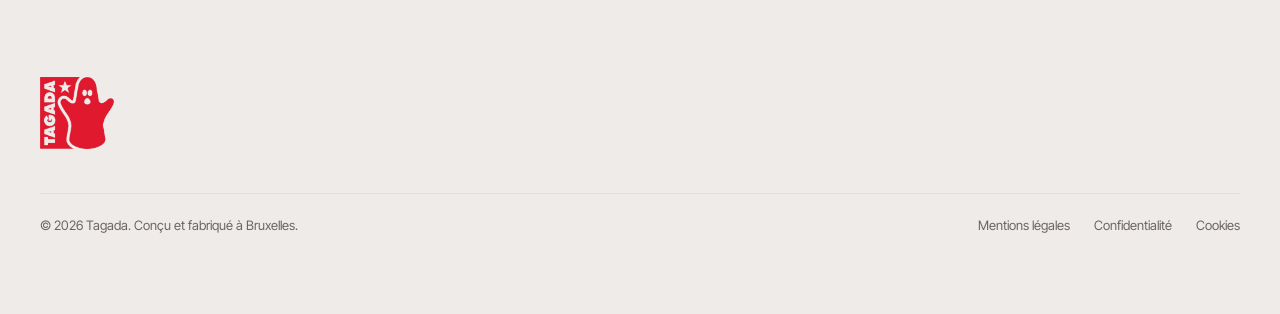
<file: realisations.html>
<!doctype html>
<html lang="fr">
<head>
<meta charset="utf-8">
<meta name="viewport" content="width=device-width, initial-scale=1">
<title>Toutes nos réalisations — Tagada</title>
<meta name="description" content="Le portfolio complet de Tagada : logos 3D, enseignes et décors fabriqués pour nos clients et partenaires.">
<link rel="canonical" href="https://tagada.be/realisations.html">
<link rel="icon" type="image/x-icon" href="favicon.ico">
<link rel="icon" type="image/png" sizes="32x32" href="favicon-32.png">
<link rel="icon" type="image/png" sizes="16x16" href="favicon-16.png">
<link rel="apple-touch-icon" sizes="180x180" href="apple-touch-icon.png">
<link rel="manifest" href="site.webmanifest">
<meta name="theme-color" content="#E0192E">
<meta property="og:type" content="website">
<meta property="og:site_name" content="Tagada">
<meta property="og:title" content="Toutes nos réalisations — Tagada">
<meta property="og:description" content="Le portfolio complet de Tagada : logos 3D, enseignes et décors fabriqués pour nos clients et partenaires.">
<meta property="og:url" content="https://tagada.be/realisations.html">
<meta property="og:image" content="https://tagada.be/Images/og-image.jpg">
<meta property="og:image:width" content="1200">
<meta property="og:image:height" content="630">
<meta property="og:locale" content="fr_BE">
<meta name="twitter:card" content="summary_large_image">
<meta name="twitter:title" content="Toutes nos réalisations — Tagada">
<meta name="twitter:description" content="Le portfolio complet de Tagada : logos 3D, enseignes et décors fabriqués pour nos clients et partenaires.">
<meta name="twitter:image" content="https://tagada.be/Images/og-image.jpg">
<style>
@font-face { font-family:'Archivo'; font-weight:400; font-style:normal; font-display:swap; src:url('fonts/archivo-regular.ttf') format('truetype'); }
@font-face { font-family:'Archivo'; font-weight:500; font-style:normal; font-display:swap; src:url('fonts/archivo-medium.ttf') format('truetype'); }
@font-face { font-family:'Inter Tight'; font-weight:400; font-style:normal; font-display:swap; src:url('fonts/inter-tight-regular.ttf') format('truetype'); }
@font-face { font-family:'Inter Tight'; font-weight:500; font-style:normal; font-display:swap; src:url('fonts/inter-tight-medium.ttf') format('truetype'); }
@font-face { font-family:'Inter Tight'; font-weight:600; font-style:normal; font-display:swap; src:url('fonts/inter-tight-semibold.ttf') format('truetype'); }

:root{
  --bg: #EEEBE9;
  --surface: #FFFFFF;
  --gray: #E3E0DE;
  --ink: #160E08;
  --ink-60: rgba(22,14,8,.6);
  --ink-35: rgba(22,14,8,.35);
  --ink-15: rgba(22,14,8,.15);
  --line: #E3E0DE;
  --accent: #E0192E;
  --accent-deep: #A81323;
  --on-dark: #F4F1ED;
  --on-dark-60: rgba(244,241,237,.6);
  --on-dark-15: rgba(244,241,237,.15);
  --dark-surface: #221A12;
  --ease: cubic-bezier(.645,.045,.355,1);
  --radius-pill: 800px;
  --radius-lg: 24px;
  --radius-md: 12px;
  --font-display: 'Archivo', 'Arial Narrow', sans-serif;
  --font-body: 'Inter Tight', Arial, sans-serif;
}
*{ box-sizing:border-box; }
html{ scroll-behavior:smooth; }
body{ margin:0; background:var(--bg); color:var(--ink); font-family:var(--font-body); font-size:16px; line-height:1.2; -webkit-font-smoothing:antialiased; }
h1,h2,h3,h4,h5,h6{ margin:0; font-family:var(--font-display); font-weight:400; }
p{ margin:0; }
a{ color:inherit; text-decoration:none; }
img{ display:block; max-width:100%; }
button{ font-family:inherit; }
::selection{ background:#FFDCBF; }

.wrap{ max-width:1280px; margin:0 auto; padding:0 40px; }
section{ padding:112px 0; }
@media (max-width:900px){ section{ padding:72px 0; } .wrap{ padding:0 24px; } }

.eyebrow{ display:inline-flex; align-items:center; gap:8px; font-family:var(--font-display); font-weight:500; font-size:13px; letter-spacing:.06em; text-transform:uppercase; color:var(--accent); margin-bottom:16px; }
.eyebrow::before{ content:''; width:6px; height:6px; border-radius:50%; background:var(--accent); }
.eyebrow.on-dark{ color:var(--accent); }

.btn-primary{ display:inline-flex; align-items:center; gap:8px; background:var(--accent); color:var(--on-dark); font-family:var(--font-display); font-weight:500; font-size:16px; letter-spacing:-.015rem; border-radius:var(--radius-pill); padding:16px 22px; border:none; cursor:pointer; transition:background-color .4s var(--ease); }
.btn-primary:hover{ background:var(--accent-deep); }
.btn-primary svg{ width:16px; height:16px; }
.btn-secondary{ display:inline-flex; align-items:center; gap:8px; font-family:var(--font-display); font-weight:500; font-size:16px; letter-spacing:-.015rem; border-bottom:1px solid currentColor; padding-bottom:2px; transition:opacity .4s var(--ease); }
.btn-secondary:hover{ opacity:.6; }
.btn-outline{ display:inline-flex; align-items:center; gap:8px; border:1px solid var(--ink-35); color:var(--ink); font-family:var(--font-display); font-weight:500; font-size:16px; border-radius:var(--radius-pill); padding:15px 22px; transition:border-color .4s var(--ease), background-color .4s var(--ease); }
.btn-outline:hover{ border-color:var(--ink); }
.btn-outline.on-dark{ border-color:var(--on-dark-15); color:var(--on-dark); }
.btn-outline.on-dark:hover{ border-color:var(--on-dark); }

/* ---------- Navbar ---------- */
.navbar{ position:fixed; top:0; left:0; right:0; z-index:500; background:var(--bg); border-bottom:1px solid var(--line); transition:border-color .3s; }
.navbar-inner{ max-width:1280px; margin:0 auto; padding:16px 40px; display:flex; align-items:center; justify-content:space-between; }
.brand{ display:flex; align-items:center; gap:10px; font-family:var(--font-display); font-weight:500; font-size:20px; letter-spacing:-.02em; }
.brand .mark{ width:auto; height:56px; object-fit:contain; display:block; }
.nav-actions{ display:flex; align-items:center; gap:24px; }
.menu-trigger{ display:flex; align-items:center; gap:10px; background:none; border:none; cursor:pointer; font-family:var(--font-display); font-weight:500; font-size:15px; color:var(--ink); padding:0; }
.menu-trigger .bars{ width:22px; height:14px; position:relative; }
.menu-trigger .bars span{ position:absolute; left:0; width:100%; height:2px; background:var(--ink); transition:transform .3s var(--ease), opacity .3s var(--ease); }
.menu-trigger .bars span:nth-child(1){ top:0; }
.menu-trigger .bars span:nth-child(2){ top:6px; }
.menu-trigger .bars span:nth-child(3){ top:12px; }
.nav-actions .btn-primary{ padding:10px 18px; font-size:14px; }

/* ---------- Menu overlay (anchors) ---------- */
.menu-overlay{ position:fixed; inset:0; z-index:900; background:rgba(17,17,17,.5); backdrop-filter:blur(10px); -webkit-backdrop-filter:blur(10px);
  display:flex; align-items:center; justify-content:center; opacity:0; pointer-events:none; transition:opacity .4s var(--ease); }
.menu-overlay.is-open{ opacity:1; pointer-events:auto; }
.menu-panel{ text-align:center; transform:translateY(16px); transition:transform .5s var(--ease); }
.menu-overlay.is-open .menu-panel{ transform:translateY(0); }
.menu-close{ position:absolute; top:28px; right:40px; width:44px; height:44px; border-radius:50%; border:1px solid var(--on-dark-15); background:none; color:var(--on-dark); cursor:pointer; display:flex; align-items:center; justify-content:center; transition:border-color .3s; }
.menu-close:hover{ border-color:var(--on-dark); }
.menu-links{ display:flex; flex-direction:column; gap:6px; }
.menu-links a{ font-family:var(--font-display); font-weight:400; font-size:clamp(36px,6vw,64px); letter-spacing:-.02em; color:var(--on-dark); transition:opacity .3s; padding:6px 0; }
.menu-links a:hover{ opacity:.55; }
.menu-foot{ margin-top:40px; display:flex; gap:24px; justify-content:center; }
.menu-foot a{ font-family:var(--font-body); font-weight:500; font-size:14px; color:var(--on-dark-60); }
.menu-foot a:hover{ color:var(--on-dark); }
body.menu-open{ overflow:hidden; }

/* ---------- Hero ---------- */
.hero{ position:relative; padding-top:172px; padding-bottom:48px; background:var(--bg); overflow:hidden; }
.hero::before{ content:''; position:absolute; inset:0;
  background-image:
    repeating-linear-gradient(to right, rgba(22,14,8,.08) 0 1px, transparent 1px 62px),
    repeating-linear-gradient(to bottom, rgba(22,14,8,.08) 0 1px, transparent 1px 62px);
  -webkit-mask-image:linear-gradient(to bottom, black 0%, transparent 65%);
  mask-image:linear-gradient(to bottom, black 0%, transparent 65%);
}
.hero-inner{ position:relative; z-index:1; max-width:1280px; margin:0 auto; padding:0 40px; }
.hero h1{ font-size:clamp(36px, 5.2vw, 64px); line-height:1.02; letter-spacing:-.02em; color:var(--ink); text-wrap:balance; max-width:900px; }
.hero p{ margin-top:24px; font-size:19px; line-height:1.55; color:var(--ink-60); font-weight:500; max-width:640px; }
.hero-actions{ margin-top:32px; display:flex; align-items:center; gap:28px; flex-wrap:wrap; }
.video-panel{ position:relative; z-index:1; max-width:1280px; margin:64px auto 0; padding:0 40px; }
.video-frame{ position:relative; border-radius:var(--radius-lg); overflow:hidden; aspect-ratio:16/8; }
.video-frame img{ width:100%; height:100%; object-fit:cover; filter:saturate(.85); }
.video-frame .scrim{ position:absolute; inset:0; background:linear-gradient(180deg, rgba(10,6,3,.05) 0%, rgba(10,6,3,.35) 100%); }
@media (max-width:640px){ .video-frame{ aspect-ratio:4/5; } }

/* ---------- Intro (page-load) reveal — matches the reference's slideInBottom preset ---------- */
.reveal{ opacity:0; transform:translateY(40px); animation:reveal-in .9s cubic-bezier(.25,1,.5,1) forwards; }
.reveal-1{ animation-delay:.05s; }
.reveal-2{ animation-delay:.2s; }
.reveal-3{ animation-delay:.35s; }
.reveal-4{ animation-delay:.5s; }
@keyframes reveal-in{ to{ opacity:1; transform:translateY(0); } }
@media (prefers-reduced-motion: reduce){ .reveal{ animation:none; opacity:1; transform:none; } }

/* ---------- Scroll reveal (sitewide) — same slideInBottom language, IntersectionObserver-driven ---------- */
.reveal-io{ opacity:0; transform:translateY(38px); transition:opacity .9s cubic-bezier(.25,1,.5,1), transform .9s cubic-bezier(.25,1,.5,1); }
.reveal-io.is-visible{ opacity:1; transform:translateY(0); }
@media (prefers-reduced-motion: reduce){ .reveal-io{ opacity:1 !important; transform:none !important; transition:none !important; } }

/* ---------- Image curtain reveal — same mechanism as the accordion fill ---------- */
.curtain{ position:relative; overflow:hidden; }
.curtain .cur-fill{ position:absolute; left:0; right:0; bottom:0; top:auto; height:100%; background:var(--accent); transition:height 1.1s var(--ease); z-index:2; }
.curtain.is-revealed .cur-fill{ height:0%; }
@media (prefers-reduced-motion: reduce){ .curtain .cur-fill{ display:none; } }

/* ---------- Button icon slide — two stacked arrows swapping in a clipped window ---------- */
.icon-slide{ position:relative; width:16px; height:16px; overflow:hidden; display:inline-block; flex-shrink:0; }
.icon-slide svg{ position:absolute; top:0; left:0; width:16px; height:16px; transition:transform 1s var(--ease); }
.icon-slide .ic-a{ transform:translateX(0); }
.icon-slide .ic-b{ transform:translateX(-130%); }
.btn-primary:hover .icon-slide .ic-a{ transform:translateX(130%); }
.btn-primary:hover .icon-slide .ic-b{ transform:translateX(0); }

/* ---------- Navbar hide on scroll-down / reveal on scroll-up ---------- */
.navbar{ transition:transform .5s var(--ease), border-color .3s; }
.navbar.nav-hidden{ transform:translateY(-100%); }

/* ---------- Logo strip ---------- */
.logos-head{ text-align:center; font-family:var(--font-body); font-weight:600; font-size:19px; color:var(--ink); max-width:560px; margin:0 auto 48px; }
.logos-row{ display:flex; align-items:center; justify-content:center; gap:32px; flex-wrap:wrap; }
.logo-chip{ height:28px; width:auto; max-width:140px; object-fit:contain; display:block; filter:grayscale(1); opacity:.5; transition:filter .4s var(--ease), opacity .4s var(--ease); }
.logo-chip:hover{ filter:grayscale(0); opacity:1; }

/* ---------- Dark section base ---------- */
.section-dark{ background:var(--ink); color:var(--on-dark); }
.section-gray{ background:var(--gray); }
.section-red{ background:var(--accent); color:var(--on-dark); }
.section-red .eyebrow{ color:var(--on-dark); }
.section-red .eyebrow::before{ background:var(--on-dark); }

/* ---------- Why / Tabs ---------- */
.why-grid{ display:grid; grid-template-columns:1fr 1fr; gap:64px; align-items:center; }
.why-media{ position:relative; border-radius:var(--radius-lg); overflow:hidden; aspect-ratio:3/4; }
.why-media img{ width:100%; height:100%; object-fit:cover; }
.why-h2{ font-size:clamp(30px,3.4vw,42px); line-height:1.05; letter-spacing:-.02em; max-width:14ch; text-wrap:balance; }
.why-text{ margin-top:20px; font-size:18px; line-height:1.55; color:var(--on-dark-60); font-weight:500; max-width:52ch; }
.why-list{ margin-top:36px; display:flex; flex-direction:column; }
.why-item{ padding:22px 0; border-top:1px solid var(--on-dark-15); }
.why-item:last-child{ border-bottom:1px solid var(--on-dark-15); }
.why-item h4{ font-family:var(--font-display); font-weight:500; font-size:19px; }
.why-item p{ margin-top:8px; font-size:15px; line-height:1.5; color:var(--on-dark-60); }
.why-actions{ margin-top:32px; display:flex; align-items:center; gap:24px; }

/* ---------- Portfolio ---------- */
.section-head{ max-width:680px; margin-bottom:56px; }
.section-head h2{ font-size:clamp(32px,4vw,48px); letter-spacing:-.02em; line-height:1.05; text-wrap:balance; }
.section-head p{ margin-top:16px; font-size:18px; line-height:1.5; color:var(--ink-60); font-weight:500; }
.section-head-row{ display:flex; justify-content:space-between; align-items:flex-end; gap:32px; flex-wrap:wrap; margin-bottom:56px; }

.portfolio-grid{ columns:3; column-gap:24px; }
@media (max-width:1000px){ .portfolio-grid{ columns:2; } }
@media (max-width:640px){
  .portfolio-grid{ columns:auto; display:grid; grid-template-columns:1fr 1fr; gap:20px 12px; }
  .portfolio-grid .p-card{ margin-bottom:0; }
  .p-card .frame img{ aspect-ratio:1/1; object-fit:cover; }
  .p-card .body{ padding-top:10px; }
  .p-card h3{ font-size:16px; }
  .p-card .desc, .p-card .credit, .p-card .p-tags{ display:none; }
}
.p-card{ break-inside:avoid; margin-bottom:24px; }
/* Fade only: a transform inside CSS columns can paint a moving card in two places */
.p-card.reveal-io, .p-card.reveal-io.is-visible{ transform:none; transition:opacity .6s var(--ease); }
.p-card .frame{ position:relative; border-radius:var(--radius-md); overflow:hidden; }
.p-card .frame img{ width:100%; height:auto; display:block; transition:transform 1s var(--ease); }
.p-card:hover .frame img{ transform:scale(1.08); }
.p-card .body{ padding-top:20px; }
.p-card h3{ font-size:22px; letter-spacing:-.01em; }
.p-card .desc{ margin-top:10px; font-size:15px; line-height:1.5; color:var(--ink-60); }
.p-card .credit{ margin-top:6px; font-size:13px; color:var(--ink-60); }
.p-tags{ margin-top:14px; display:flex; gap:8px; flex-wrap:wrap; }
.p-tag{ font-family:var(--font-body); font-weight:500; font-size:12px; color:var(--ink-60); border:1px solid var(--ink-15); border-radius:6px; padding:5px 10px; }
.portfolio-more{ margin-top:48px; text-align:center; }

/* ---------- Atelier / list ---------- */
.atelier-grid{ display:grid; grid-template-columns:1fr 1fr; gap:64px; align-items:center; }
.atelier-media{ border-radius:var(--radius-lg); overflow:hidden; aspect-ratio:3/4; }
.atelier-media img{ width:100%; height:100%; object-fit:cover; }
.atelier-list{ margin-top:28px; display:flex; flex-direction:column; gap:20px; }
.atelier-item{ display:flex; gap:16px; align-items:flex-start; }
.atelier-item .ic{ width:24px; height:24px; flex-shrink:0; color:var(--accent-deep); margin-top:2px; }
.atelier-item p{ font-size:16px; line-height:1.5; }
.atelier-actions{ margin-top:32px; display:flex; align-items:center; gap:24px; }
@media (max-width:900px){ .why-grid, .atelier-grid{ grid-template-columns:1fr; } }

/* ---------- Accordion (FAQ) — matches design system curtain ---------- */
.accordion-list{ display:flex; flex-direction:column; gap:14px; }
.accordion2{ position:relative; background:rgba(244,241,237,.06); border:1px solid var(--on-dark-15); border-radius:16px; overflow:hidden; cursor:pointer; }
.accordion2 .fill{ position:absolute; left:0; top:0; width:100%; height:0%; background:var(--accent); transition:height .7s var(--ease); }
.accordion2 .fill.hover-fill{ z-index:1; }
.accordion2 .fill.open-fill{ z-index:2; }
.accordion2:hover .fill.hover-fill{ height:100%; }
.accordion2.is-active .fill.open-fill{ height:100%; }
.accordion2 .head{ position:relative; z-index:3; display:flex; gap:20px; align-items:center; padding:22px 26px; }
.accordion2 .head p{ flex:1; font-family:var(--font-body); font-weight:600; font-size:18px; color:var(--on-dark); transition:color .4s var(--ease); }
.accordion2.is-active .head p, .accordion2:hover .head p{ color:var(--on-dark); }
.accordion2 .icon{ width:32px; height:32px; border-radius:50%; border:1px solid var(--on-dark-15); display:flex; align-items:center; justify-content:center; font-family:var(--font-display); font-size:18px; line-height:1; color:var(--on-dark); transition:transform .7s var(--ease), color .4s var(--ease), border-color .4s var(--ease); flex-shrink:0; }
.accordion2.is-active .icon{ transform:rotate(45deg); }
.accordion2.is-active .icon, .accordion2:hover .icon{ color:var(--on-dark); border-color:var(--on-dark); }
.accordion2 .body{ position:relative; z-index:3; max-height:0; overflow:hidden; transition:max-height .7s var(--ease); }
.accordion2.is-active .body{ max-height:160px; }
.accordion2 .body p{ margin:0; padding:0 26px 22px; font-size:15px; line-height:1.6; max-width:64ch; color:var(--on-dark); }
.faq-more{ margin-top:56px; max-width:520px; }
.faq-more h3{ font-size:26px; letter-spacing:-.01em; }
.faq-more p{ margin-top:10px; font-size:16px; color:var(--on-dark-60); }
.faq-more .btn-outline{ margin-top:20px; }

/* ---------- CTA ---------- */
.cta-card{ position:relative; overflow:hidden; background:var(--gray); color:var(--ink); border-radius:var(--radius-lg); padding:80px 40px; text-align:center; }
.cta-card::before{ content:''; position:absolute; inset:0;
  background-image:
    repeating-linear-gradient(to right, rgba(22,14,8,.09) 0 1px, transparent 1px 62px),
    repeating-linear-gradient(to bottom, rgba(22,14,8,.09) 0 1px, transparent 1px 62px);
  -webkit-mask-image:radial-gradient(ellipse at center, black 0%, transparent 75%);
  mask-image:radial-gradient(ellipse at center, black 0%, transparent 75%);
}
.cta-card > *{ position:relative; z-index:1; }
.cta-card h2{ font-size:clamp(30px,4vw,44px); letter-spacing:-.02em; max-width:16ch; margin:0 auto; text-wrap:balance; }
.cta-card p{ margin-top:18px; font-size:18px; color:var(--ink-60); max-width:52ch; margin-left:auto; margin-right:auto; }
.cta-actions{ margin-top:32px; display:flex; gap:16px; justify-content:center; flex-wrap:wrap; }

/* ---------- Contact ---------- */
.contact-grid{ display:grid; grid-template-columns:1.1fr .9fr; gap:80px; }
.field{ margin-bottom:20px; }
.field label{ display:block; font-family:var(--font-body); font-weight:600; font-size:14px; margin-bottom:8px; color:var(--on-dark-60); }
.field input, .field select, .field textarea{ width:100%; background:rgba(244,241,237,.06); border:1px solid var(--on-dark-15); border-radius:var(--radius-md); padding:13px 16px; font-family:var(--font-body); font-size:15px; color:var(--on-dark); transition:border-color .3s var(--ease); }
.field input:focus, .field select:focus, .field textarea:focus{ outline:none; border-color:var(--accent); }
.field textarea{ resize:vertical; min-height:110px; }
.row2{ display:grid; grid-template-columns:1fr 1fr; gap:20px; }
.radios{ display:grid; grid-template-columns:1fr 1fr; gap:12px 20px; margin-top:8px; }
.radio-opt{ display:flex; align-items:center; gap:10px; font-size:15px; }
.radio-opt input{ width:18px; height:18px; accent-color:var(--accent); }
.check-opt{ display:flex; align-items:center; gap:10px; font-size:14px; color:var(--on-dark-60); margin:8px 0 24px; }
.check-opt input{ width:18px; height:18px; accent-color:var(--accent); }
.contact-info{ display:flex; flex-direction:column; gap:36px; }
.info-block{ display:flex; gap:16px; }
.info-block .ic{ width:28px; height:28px; color:var(--accent); flex-shrink:0; }
.info-block h4{ font-size:18px; margin-bottom:4px; }
.info-block p{ font-size:15px; color:var(--on-dark-60); line-height:1.5; }
.info-block a{ font-size:15px; text-decoration:underline; text-underline-offset:3px; }
@media (max-width:900px){ .contact-grid{ grid-template-columns:1fr; gap:48px; } .row2, .radios{ grid-template-columns:1fr; } }

/* ---------- Footer ---------- */
.footer-cols{ display:flex; gap:80px; flex-wrap:wrap; }
.footer-col{ min-width:160px; }
.footer-col h5{ font-family:var(--font-display); font-weight:500; font-size:14px; text-transform:uppercase; letter-spacing:.05em; color:var(--ink-60); margin-bottom:16px; }
.footer-col a{ display:block; font-size:15px; padding:8px 0; }
.footer-col a:hover{ color:var(--accent-deep); }
.footer-col a.social-link{ display:flex; align-items:center; gap:12px; }
.social-link .ic{ width:18px; height:18px; flex-shrink:0; }
.footer-brand{ display:inline-block; }
.footer-brand img{ height:72px; width:auto; display:block; }
.footer-credits{ margin-top:40px; padding-top:24px; border-top:1px solid var(--line); display:flex; justify-content:space-between; align-items:center; gap:20px; flex-wrap:wrap; font-size:13px; color:var(--ink-60); }
.footer-legal{ display:flex; gap:24px; }
@media (max-width:900px){ .footer-cols{ gap:40px; } }
/* ---------- Cookie consent ---------- */
.cookie-banner{ position:fixed; left:24px; right:24px; bottom:24px; z-index:950; max-width:600px; margin:0 auto;
  background:var(--ink); color:var(--on-dark); border-radius:20px; padding:28px 32px; box-shadow:0 20px 60px rgba(0,0,0,.3);
  transform:translateY(24px); opacity:0; pointer-events:none; transition:transform .5s var(--ease), opacity .5s var(--ease); }
.cookie-banner.is-shown{ transform:translateY(0); opacity:1; pointer-events:auto; }
.cookie-banner p{ font-size:14px; line-height:1.55; color:var(--on-dark-60); }
.cookie-banner a{ text-decoration:underline; color:var(--on-dark); text-underline-offset:2px; }
.cookie-actions{ margin-top:18px; display:flex; gap:12px; flex-wrap:wrap; }
.cookie-actions button{ font-family:var(--font-display); font-weight:500; font-size:14px; border-radius:var(--radius-pill); padding:11px 20px; cursor:pointer; transition:background-color .4s var(--ease), border-color .4s var(--ease); }
.cookie-actions .cb-accept{ background:var(--accent); color:var(--on-dark); border:none; }
.cookie-actions .cb-accept:hover{ background:var(--accent-deep); }
.cookie-actions .cb-reject{ background:none; color:var(--on-dark); border:1px solid var(--on-dark-15); }
.cookie-actions .cb-reject:hover{ border-color:var(--on-dark); }
@media (max-width:520px){ .cookie-banner{ left:12px; right:12px; bottom:12px; padding:22px; } }
/* ---------- RSE / engagements section ---------- */
.rse-grid{ margin-top:48px; display:grid; grid-template-columns:repeat(3,1fr); gap:24px; }
.rse-card{ background:var(--surface); border-radius:var(--radius-lg); padding:32px 28px; display:flex; flex-direction:column; gap:14px; }
.rse-card .stat{ font-family:var(--font-display); font-weight:400; font-size:46px; color:var(--ink); letter-spacing:-.02em; }
.rse-card .stat.stat-symbol{ font-size:62px; line-height:1; }
.rse-card h3{ font-family:var(--font-body); font-weight:600; font-size:16px; color:var(--ink); }
.rse-card p{ font-size:14.5px; line-height:1.55; color:var(--ink-60); }
@media (max-width:900px){ .rse-grid{ grid-template-columns:1fr; } }

/* ---------- Portfolio filters ---------- */
.portfolio-filters{ display:flex; gap:10px; flex-wrap:wrap; margin-bottom:36px; }
.filter-btn{ font-family:var(--font-body); font-weight:500; font-size:14px; color:var(--ink-60); background:none; border:1px solid var(--ink-15); border-radius:var(--radius-pill); padding:9px 18px; cursor:pointer; transition:border-color .3s var(--ease), color .3s var(--ease), background-color .3s var(--ease); }
.filter-btn:hover{ border-color:var(--ink-35); color:var(--ink); }
.filter-btn.is-active{ background:var(--ink); border-color:var(--ink); color:var(--bg); }
.p-card.is-hidden{ display:none; }
.menu-foot a.is-current{ color:var(--on-dark); text-decoration:underline; text-underline-offset:3px; }
</style>
<script type="application/ld+json">
{
  "@context": "https://schema.org",
  "@type": "CollectionPage",
  "name": "Toutes nos réalisations — Tagada",
  "url": "https://tagada.be/realisations.html",
  "inLanguage": "fr",
  "about": {
    "@id": "https://tagada.be/#business"
  },
  "mainEntity": {
    "@type": "ItemList",
    "numberOfItems": 76,
    "itemListElement": [
      {
        "@type": "ListItem",
        "position": 1,
        "item": {
          "@type": "CreativeWork",
          "name": "KeyTrade Bank",
          "description": "Enseigne sur le mur d'accueil des bureaux.",
          "genre": "Enseignes In & Out",
          "image": "https://tagada.be/Images/site/realisations/01-keytrade-bank.jpg",
          "creator": {
            "@id": "https://tagada.be/#business"
          }
        }
      },
      {
        "@type": "ListItem",
        "position": 2,
        "item": {
          "@type": "CreativeWork",
          "name": "ABC Europe",
          "description": "Enseigne intérieure pour le point de vente du quartier Molière.",
          "genre": "Enseignes In & Out",
          "image": "https://tagada.be/Images/site/realisations/02-abc-europe.jpg",
          "creator": {
            "@id": "https://tagada.be/#business"
          }
        }
      },
      {
        "@type": "ListItem",
        "position": 3,
        "item": {
          "@type": "CreativeWork",
          "name": "IHPO",
          "description": "Enseigne en partie dans le vide pour le magasin de Braine-l'Alleud.",
          "genre": "Enseignes In & Out",
          "image": "https://tagada.be/Images/site/realisations/03-ihpo.jpg",
          "creator": {
            "@id": "https://tagada.be/#business"
          }
        }
      },
      {
        "@type": "ListItem",
        "position": 4,
        "item": {
          "@type": "CreativeWork",
          "name": "Kingspan",
          "description": "Enseigne monumentale pour les entrepôts Kingspan.",
          "genre": "Enseignes In & Out",
          "image": "https://tagada.be/Images/site/realisations/04-kingspan.jpg",
          "creator": {
            "@id": "https://tagada.be/#business"
          }
        }
      },
      {
        "@type": "ListItem",
        "position": 5,
        "item": {
          "@type": "CreativeWork",
          "name": "Miss Sixty",
          "description": "Enseigne sur profilé alu pour rectifier le relief de la façade.",
          "genre": "Enseignes In & Out",
          "image": "https://tagada.be/Images/site/realisations/05-miss-sixty.jpg",
          "creator": {
            "@id": "https://tagada.be/#business"
          }
        }
      },
      {
        "@type": "ListItem",
        "position": 6,
        "item": {
          "@type": "CreativeWork",
          "name": "Rob",
          "description": "Enseigne intérieure pour le magasin Rob.",
          "genre": "Enseignes In & Out",
          "image": "https://tagada.be/Images/site/realisations/06-rob.jpg",
          "creator": {
            "@id": "https://tagada.be/#business"
          }
        }
      },
      {
        "@type": "ListItem",
        "position": 7,
        "item": {
          "@type": "CreativeWork",
          "name": "Rob",
          "description": "Lettrage pour différencier les rayons.",
          "genre": "Enseignes In & Out",
          "image": "https://tagada.be/Images/site/realisations/07-rob.jpg",
          "creator": {
            "@id": "https://tagada.be/#business"
          }
        }
      },
      {
        "@type": "ListItem",
        "position": 8,
        "item": {
          "@type": "CreativeWork",
          "name": "Wolf",
          "description": "Enseigne de façade pour le concept store Wolf.",
          "genre": "Enseignes In & Out",
          "image": "https://tagada.be/Images/site/realisations/08-wolf.jpg",
          "creator": {
            "@id": "https://tagada.be/#business"
          }
        }
      },
      {
        "@type": "ListItem",
        "position": 9,
        "item": {
          "@type": "CreativeWork",
          "name": "Raymond Goethals",
          "description": "Enseigne pour la tribune du stade Edmond-Machtens.",
          "genre": "Enseignes In & Out",
          "image": "https://tagada.be/Images/site/realisations/09-raymond-goethals.jpg",
          "creator": {
            "@id": "https://tagada.be/#business"
          }
        }
      },
      {
        "@type": "ListItem",
        "position": 10,
        "item": {
          "@type": "CreativeWork",
          "name": "Q8",
          "description": "Logo Audi Q8 pour un événement hippique.",
          "genre": "PLV",
          "image": "https://tagada.be/Images/site/realisations/10-q8.jpg",
          "creator": {
            "@id": "https://tagada.be/#business"
          }
        }
      },
      {
        "@type": "ListItem",
        "position": 11,
        "item": {
          "@type": "CreativeWork",
          "name": "Dot Shop",
          "description": "Logo en volume pour une ouverture de magasin.",
          "genre": "PLV",
          "image": "https://tagada.be/Images/site/realisations/11-dot-shop.jpg",
          "creator": {
            "@id": "https://tagada.be/#business"
          }
        }
      },
      {
        "@type": "ListItem",
        "position": 12,
        "item": {
          "@type": "CreativeWork",
          "name": "Breitling",
          "description": "Logo en volume pour un événement corporate.",
          "genre": "PLV",
          "image": "https://tagada.be/Images/site/realisations/12-breitling.jpg",
          "creator": {
            "@id": "https://tagada.be/#business"
          }
        }
      },
      {
        "@type": "ListItem",
        "position": 13,
        "item": {
          "@type": "CreativeWork",
          "name": "Element 61",
          "description": "Logo en volume pour un événement corporate.",
          "genre": "PLV",
          "image": "https://tagada.be/Images/site/realisations/13-element-61.jpg",
          "creator": {
            "@id": "https://tagada.be/#business"
          }
        }
      },
      {
        "@type": "ListItem",
        "position": 14,
        "item": {
          "@type": "CreativeWork",
          "name": "Besix",
          "description": "Lettrage extérieur monumental pour un événement de golf.",
          "genre": "PLV",
          "image": "https://tagada.be/Images/site/realisations/14-besix.jpg",
          "creator": {
            "@id": "https://tagada.be/#business"
          }
        }
      },
      {
        "@type": "ListItem",
        "position": 15,
        "item": {
          "@type": "CreativeWork",
          "name": "SD Worx",
          "description": "Logo en volume pour un événement corporate.",
          "genre": "PLV",
          "image": "https://tagada.be/Images/site/realisations/15-sd-worx.jpg",
          "creator": {
            "@id": "https://tagada.be/#business"
          }
        }
      },
      {
        "@type": "ListItem",
        "position": 16,
        "item": {
          "@type": "CreativeWork",
          "name": "Google",
          "description": "Logo en volume pour un événement corporate.",
          "genre": "PLV",
          "image": "https://tagada.be/Images/site/realisations/16-google.jpg",
          "creator": {
            "@id": "https://tagada.be/#business"
          }
        }
      },
      {
        "@type": "ListItem",
        "position": 17,
        "item": {
          "@type": "CreativeWork",
          "name": "Citroën",
          "description": "Logo C4 Cactus pour un salon commercial.",
          "genre": "PLV",
          "image": "https://tagada.be/Images/site/realisations/17-citroen.jpg",
          "creator": {
            "@id": "https://tagada.be/#business"
          }
        }
      },
      {
        "@type": "ListItem",
        "position": 18,
        "item": {
          "@type": "CreativeWork",
          "name": "Besix",
          "description": "Logo en volume pour un événement corporate.",
          "genre": "PLV",
          "image": "https://tagada.be/Images/site/realisations/18-besix.jpg",
          "creator": {
            "@id": "https://tagada.be/#business"
          }
        }
      },
      {
        "@type": "ListItem",
        "position": 19,
        "item": {
          "@type": "CreativeWork",
          "name": "EY",
          "description": "Logo 3D pour un événement corporate.",
          "genre": "PLV",
          "image": "https://tagada.be/Images/site/realisations/19-ey.jpg",
          "creator": {
            "@id": "https://tagada.be/#business"
          }
        }
      },
      {
        "@type": "ListItem",
        "position": 20,
        "item": {
          "@type": "CreativeWork",
          "name": "Q8",
          "description": "Logo Q8 dans un showroom Audi.",
          "genre": "PLV",
          "image": "https://tagada.be/Images/site/realisations/20-q8.jpg",
          "creator": {
            "@id": "https://tagada.be/#business"
          }
        }
      },
      {
        "@type": "ListItem",
        "position": 21,
        "item": {
          "@type": "CreativeWork",
          "name": "Kia",
          "description": "Logo et lettres sur voitures pour une publicité lors d'un événement sportif.",
          "genre": "PLV",
          "image": "https://tagada.be/Images/site/realisations/21-kia.jpg",
          "creator": {
            "@id": "https://tagada.be/#business"
          }
        }
      },
      {
        "@type": "ListItem",
        "position": 22,
        "item": {
          "@type": "CreativeWork",
          "name": "20",
          "description": "Chiffres géants pour la tournée des 20 ans.",
          "genre": "PLV",
          "image": "https://tagada.be/Images/site/realisations/22-20.jpg",
          "creator": {
            "@id": "https://tagada.be/#business"
          }
        }
      },
      {
        "@type": "ListItem",
        "position": 23,
        "item": {
          "@type": "CreativeWork",
          "name": "#EUREFORM",
          "description": "Lettres pour un événement du Parlement européen.",
          "genre": "PLV",
          "image": "https://tagada.be/Images/site/realisations/23-eureform.jpg",
          "creator": {
            "@id": "https://tagada.be/#business"
          }
        }
      },
      {
        "@type": "ListItem",
        "position": 24,
        "item": {
          "@type": "CreativeWork",
          "name": "Tagada",
          "description": "Panneau d'autopromotion posé en extérieur pour un événement de golf.",
          "genre": "PLV",
          "image": "https://tagada.be/Images/site/realisations/24-tagada.jpg",
          "creator": {
            "@id": "https://tagada.be/#business"
          }
        }
      },
      {
        "@type": "ListItem",
        "position": 25,
        "item": {
          "@type": "CreativeWork",
          "name": "Pigeons",
          "description": "Logo grand format pour le plateau de l'émission « On n'est pas des pigeons ».",
          "genre": "PLV",
          "image": "https://tagada.be/Images/site/realisations/25-pigeons.jpg",
          "creator": {
            "@id": "https://tagada.be/#business"
          }
        }
      },
      {
        "@type": "ListItem",
        "position": 26,
        "item": {
          "@type": "CreativeWork",
          "name": "ULB",
          "description": "Logo de l'Université libre de Bruxelles en volume.",
          "genre": "PLV",
          "image": "https://tagada.be/Images/site/realisations/26-ulb.jpg",
          "creator": {
            "@id": "https://tagada.be/#business"
          }
        }
      },
      {
        "@type": "ListItem",
        "position": 27,
        "item": {
          "@type": "CreativeWork",
          "name": "RTL-TVI",
          "description": "Logo grand format pour la chaîne RTL-TVI.",
          "genre": "PLV",
          "image": "https://tagada.be/Images/site/realisations/27-rtl-tvi.jpg",
          "creator": {
            "@id": "https://tagada.be/#business"
          }
        }
      },
      {
        "@type": "ListItem",
        "position": 28,
        "item": {
          "@type": "CreativeWork",
          "name": "Nestlé",
          "description": "Logo à suspendre pour une foire commerciale.",
          "genre": "PLV",
          "image": "https://tagada.be/Images/site/realisations/28-nestle.jpg",
          "creator": {
            "@id": "https://tagada.be/#business"
          }
        }
      },
      {
        "@type": "ListItem",
        "position": 29,
        "item": {
          "@type": "CreativeWork",
          "name": "Magritte du Cinéma",
          "description": "Numéro monumental pour la 5e cérémonie des Magritte.",
          "genre": "PLV",
          "image": "https://tagada.be/Images/site/realisations/29-magritte-du-cinema.jpg",
          "creator": {
            "@id": "https://tagada.be/#business"
          }
        }
      },
      {
        "@type": "ListItem",
        "position": 30,
        "item": {
          "@type": "CreativeWork",
          "name": "Mazda occasion garantie",
          "description": "Projet de PLV pour un showroom Mazda.",
          "genre": "PLV",
          "image": "https://tagada.be/Images/site/realisations/30-mazda-occasion-garantie.jpg",
          "creator": {
            "@id": "https://tagada.be/#business"
          }
        }
      },
      {
        "@type": "ListItem",
        "position": 31,
        "item": {
          "@type": "CreativeWork",
          "name": "Smart",
          "description": "PLV showroom pour le lancement de la Smart forFour.",
          "genre": "PLV",
          "image": "https://tagada.be/Images/site/realisations/31-smart.jpg",
          "creator": {
            "@id": "https://tagada.be/#business"
          }
        }
      },
      {
        "@type": "ListItem",
        "position": 32,
        "item": {
          "@type": "CreativeWork",
          "name": "Twisty",
          "description": "Répliques de la mascotte Twisty en volume pour une chaîne d'opticiens.",
          "genre": "PLV",
          "image": "https://tagada.be/Images/site/realisations/32-twisty.jpg",
          "creator": {
            "@id": "https://tagada.be/#business"
          }
        }
      },
      {
        "@type": "ListItem",
        "position": 33,
        "item": {
          "@type": "CreativeWork",
          "name": "Baker McKenzie",
          "description": "Logo en volume pour un événement corporate.",
          "genre": "PLV",
          "image": "https://tagada.be/Images/site/realisations/33-baker-mckenzie.jpg",
          "creator": {
            "@id": "https://tagada.be/#business"
          }
        }
      },
      {
        "@type": "ListItem",
        "position": 34,
        "item": {
          "@type": "CreativeWork",
          "name": "IBM",
          "description": "Logo en volume pour un événement corporate.",
          "genre": "PLV",
          "image": "https://tagada.be/Images/site/realisations/34-ibm.jpg",
          "creator": {
            "@id": "https://tagada.be/#business"
          }
        }
      },
      {
        "@type": "ListItem",
        "position": 35,
        "item": {
          "@type": "CreativeWork",
          "name": "Totem",
          "description": "Totem promotionnel pour la banque Belfius.",
          "genre": "PLV",
          "image": "https://tagada.be/Images/site/realisations/35-totem.jpg",
          "creator": {
            "@id": "https://tagada.be/#business"
          }
        }
      },
      {
        "@type": "ListItem",
        "position": 36,
        "item": {
          "@type": "CreativeWork",
          "name": "A1",
          "description": "Logo Audi A1 mis en situation pour la fête nationale.",
          "genre": "PLV",
          "image": "https://tagada.be/Images/site/realisations/36-a1.jpg",
          "creator": {
            "@id": "https://tagada.be/#business"
          }
        }
      },
      {
        "@type": "ListItem",
        "position": 37,
        "item": {
          "@type": "CreativeWork",
          "name": "Bic",
          "description": "Briquet monumental pour un événement corporate.",
          "genre": "PLV",
          "image": "https://tagada.be/Images/site/realisations/37-bic.jpg",
          "creator": {
            "@id": "https://tagada.be/#business"
          }
        }
      },
      {
        "@type": "ListItem",
        "position": 38,
        "item": {
          "@type": "CreativeWork",
          "name": "Free your taste",
          "description": "Habillage de stand pour Barry Callebaut.",
          "genre": "PLV",
          "image": "https://tagada.be/Images/site/realisations/38-free-your-taste.jpg",
          "creator": {
            "@id": "https://tagada.be/#business"
          }
        }
      },
      {
        "@type": "ListItem",
        "position": 39,
        "item": {
          "@type": "CreativeWork",
          "name": "Herta",
          "description": "Cadeau géant pour les 40 ans de la marque.",
          "genre": "PLV",
          "image": "https://tagada.be/Images/site/realisations/39-herta.jpg",
          "creator": {
            "@id": "https://tagada.be/#business"
          }
        }
      },
      {
        "@type": "ListItem",
        "position": 40,
        "item": {
          "@type": "CreativeWork",
          "name": "Coca-Cola",
          "description": "Bouteille géante Coca-Cola.",
          "genre": "PLV",
          "image": "https://tagada.be/Images/site/realisations/40-coca-cola.jpg",
          "creator": {
            "@id": "https://tagada.be/#business"
          }
        }
      },
      {
        "@type": "ListItem",
        "position": 41,
        "item": {
          "@type": "CreativeWork",
          "name": "Tube de colle",
          "description": "Réplique de tube produit à l'échelle XXL.",
          "genre": "PLV",
          "image": "https://tagada.be/Images/site/realisations/41-tube-de-colle.jpg",
          "creator": {
            "@id": "https://tagada.be/#business"
          }
        }
      },
      {
        "@type": "ListItem",
        "position": 42,
        "item": {
          "@type": "CreativeWork",
          "name": "BELUX",
          "description": "Structure 3D pour le 100e anniversaire de la BELUX, l'Union économique belgo-luxembourgeoise.",
          "genre": "PLV",
          "image": "https://tagada.be/Images/site/realisations/42-belux.jpg",
          "creator": {
            "@id": "https://tagada.be/#business"
          }
        }
      },
      {
        "@type": "ListItem",
        "position": 43,
        "item": {
          "@type": "CreativeWork",
          "name": "Totem Bpost",
          "description": "Totem d'accueil en volume pour un salon.",
          "genre": "PLV",
          "image": "https://tagada.be/Images/site/realisations/43-totem-bpost.jpg",
          "creator": {
            "@id": "https://tagada.be/#business"
          }
        }
      },
      {
        "@type": "ListItem",
        "position": 44,
        "item": {
          "@type": "CreativeWork",
          "name": "Robot et virus",
          "description": "Décor pour la présentation d'un nouveau produit GSK.",
          "genre": "Décors",
          "image": "https://tagada.be/Images/site/realisations/44-robot-et-virus.jpg",
          "creator": {
            "@id": "https://tagada.be/#business"
          }
        }
      },
      {
        "@type": "ListItem",
        "position": 45,
        "item": {
          "@type": "CreativeWork",
          "name": "Lettres",
          "description": "Lettres géantes sur lesquelles on peut s'asseoir, pour l'événement « Education Summit » de la Commission européenne.",
          "genre": "Décors",
          "image": "https://tagada.be/Images/site/realisations/45-lettres.jpg",
          "creator": {
            "@id": "https://tagada.be/#business"
          }
        }
      },
      {
        "@type": "ListItem",
        "position": 46,
        "item": {
          "@type": "CreativeWork",
          "name": "Delvaux",
          "description": "Cœur pour l'habillage des vitrines.",
          "genre": "Décors",
          "image": "https://tagada.be/Images/site/realisations/46-delvaux.jpg",
          "creator": {
            "@id": "https://tagada.be/#business"
          }
        }
      },
      {
        "@type": "ListItem",
        "position": 47,
        "item": {
          "@type": "CreativeWork",
          "name": "Parc Astérix",
          "description": "Boucliers de 1,2 m de diamètre pour les 20 ans du parc.",
          "genre": "Décors",
          "image": "https://tagada.be/Images/site/realisations/47-parc-asterix.jpg",
          "creator": {
            "@id": "https://tagada.be/#business"
          }
        }
      },
      {
        "@type": "ListItem",
        "position": 48,
        "item": {
          "@type": "CreativeWork",
          "name": "Chandelier",
          "description": "Chandelier géant pour un décor de soirée.",
          "genre": "Décors",
          "image": "https://tagada.be/Images/site/realisations/48-chandelier.jpg",
          "creator": {
            "@id": "https://tagada.be/#business"
          }
        }
      },
      {
        "@type": "ListItem",
        "position": 49,
        "item": {
          "@type": "CreativeWork",
          "name": "Delvaux",
          "description": "Fausse cheminée pour l'habillage des vitrines.",
          "genre": "Décors",
          "image": "https://tagada.be/Images/site/realisations/49-delvaux.jpg",
          "creator": {
            "@id": "https://tagada.be/#business"
          }
        }
      },
      {
        "@type": "ListItem",
        "position": 50,
        "item": {
          "@type": "CreativeWork",
          "name": "Parc Astérix",
          "description": "Boucliers géants de 2,4 m de diamètre pour les 20 ans du parc.",
          "genre": "Décors",
          "image": "https://tagada.be/Images/site/realisations/50-parc-asterix.jpg",
          "creator": {
            "@id": "https://tagada.be/#business"
          }
        }
      },
      {
        "@type": "ListItem",
        "position": 51,
        "item": {
          "@type": "CreativeWork",
          "name": "Chanel",
          "description": "Objets géants Chanel pour un décor de fin d'année.",
          "genre": "Décors",
          "image": "https://tagada.be/Images/site/realisations/51-chanel.jpg",
          "creator": {
            "@id": "https://tagada.be/#business"
          }
        }
      },
      {
        "@type": "ListItem",
        "position": 52,
        "item": {
          "@type": "CreativeWork",
          "name": "Quilles géantes",
          "description": "Quilles de bowling XXL pour une opération PLV.",
          "genre": "Décors",
          "image": "https://tagada.be/Images/site/realisations/52-quilles-geantes.jpg",
          "creator": {
            "@id": "https://tagada.be/#business"
          }
        }
      },
      {
        "@type": "ListItem",
        "position": 53,
        "item": {
          "@type": "CreativeWork",
          "name": "Delvaux",
          "description": "Fausse cheminée pour l'habillage des vitrines.",
          "genre": "Décors",
          "image": "https://tagada.be/Images/site/realisations/53-delvaux.jpg",
          "creator": {
            "@id": "https://tagada.be/#business"
          }
        }
      },
      {
        "@type": "ListItem",
        "position": 54,
        "item": {
          "@type": "CreativeWork",
          "name": "Squelette de dinosaure",
          "description": "Éléments de décor pour le centre commercial Ville 2 à Charleroi.",
          "genre": "Décors",
          "image": "https://tagada.be/Images/site/realisations/54-squelette-de-dinosaure.jpg",
          "creator": {
            "@id": "https://tagada.be/#business"
          }
        }
      },
      {
        "@type": "ListItem",
        "position": 55,
        "item": {
          "@type": "CreativeWork",
          "name": "Gomme géante",
          "description": "Éléments de décor pour l'événement « Education Summit » de la Commission européenne.",
          "genre": "Décors",
          "image": "https://tagada.be/Images/site/realisations/55-gomme-geante.jpg",
          "creator": {
            "@id": "https://tagada.be/#business"
          }
        }
      },
      {
        "@type": "ListItem",
        "position": 56,
        "item": {
          "@type": "CreativeWork",
          "name": "Colonnes décoratives",
          "description": "Colonnes classiques façonnées en atelier pour un char de la Zinneke Parade.",
          "genre": "Décors",
          "image": "https://tagada.be/Images/site/realisations/56-colonnes-decoratives.jpg",
          "creator": {
            "@id": "https://tagada.be/#business"
          }
        }
      },
      {
        "@type": "ListItem",
        "position": 57,
        "item": {
          "@type": "CreativeWork",
          "name": "Baby-foot",
          "description": "Réplique géante des joueurs en bois d'un baby-foot.",
          "genre": "Décors",
          "image": "https://tagada.be/Images/site/realisations/57-baby-foot.jpg",
          "creator": {
            "@id": "https://tagada.be/#business"
          }
        }
      },
      {
        "@type": "ListItem",
        "position": 58,
        "item": {
          "@type": "CreativeWork",
          "name": "Décor architectural",
          "description": "Éléments de décor pour un parc d'attractions.",
          "genre": "Décors",
          "image": "https://tagada.be/Images/site/realisations/58-decor-architectural.jpg",
          "creator": {
            "@id": "https://tagada.be/#business"
          }
        }
      },
      {
        "@type": "ListItem",
        "position": 59,
        "item": {
          "@type": "CreativeWork",
          "name": "Décor en volume",
          "description": "Vague décorative pour le stand Remeha au salon Batibouw.",
          "genre": "Décors",
          "image": "https://tagada.be/Images/site/realisations/59-decor-en-volume.jpg",
          "creator": {
            "@id": "https://tagada.be/#business"
          }
        }
      },
      {
        "@type": "ListItem",
        "position": 60,
        "item": {
          "@type": "CreativeWork",
          "name": "Sculpture décorative",
          "description": "Objet géant pour un décor de soirée.",
          "genre": "Décors",
          "image": "https://tagada.be/Images/site/realisations/60-sculpture-decorative.jpg",
          "creator": {
            "@id": "https://tagada.be/#business"
          }
        }
      },
      {
        "@type": "ListItem",
        "position": 61,
        "item": {
          "@type": "CreativeWork",
          "name": "Chapeaux",
          "description": "Chapeaux XXL assemblés pour l'habillage de la façade de Pierre Marcolini.",
          "genre": "Décors",
          "image": "https://tagada.be/Images/site/realisations/61-chapeaux.jpg",
          "creator": {
            "@id": "https://tagada.be/#business"
          }
        }
      },
      {
        "@type": "ListItem",
        "position": 62,
        "item": {
          "@type": "CreativeWork",
          "name": "Pierre Marcolini",
          "description": "Chapeaux XXL en volume habillant la façade, campagne glace maison.",
          "genre": "Décors",
          "image": "https://tagada.be/Images/site/realisations/62-pierre-marcolini.jpg",
          "creator": {
            "@id": "https://tagada.be/#business"
          }
        }
      },
      {
        "@type": "ListItem",
        "position": 63,
        "item": {
          "@type": "CreativeWork",
          "name": "Touring",
          "description": "Pneu géant pour décorer le stand Touring.",
          "genre": "Décors",
          "image": "https://tagada.be/Images/site/realisations/63-touring.jpg",
          "creator": {
            "@id": "https://tagada.be/#business"
          }
        }
      },
      {
        "@type": "ListItem",
        "position": 64,
        "item": {
          "@type": "CreativeWork",
          "name": "Décor architectural",
          "description": "Éléments de décor pour un film.",
          "genre": "Décors",
          "image": "https://tagada.be/Images/site/realisations/64-decor-architectural.jpg",
          "creator": {
            "@id": "https://tagada.be/#business"
          }
        }
      },
      {
        "@type": "ListItem",
        "position": 65,
        "item": {
          "@type": "CreativeWork",
          "name": "Télécommande géante",
          "description": "Réplique d'objet du quotidien à l'échelle XXL.",
          "genre": "Décors",
          "image": "https://tagada.be/Images/site/realisations/65-telecommande-geante.jpg",
          "creator": {
            "@id": "https://tagada.be/#business"
          }
        }
      },
      {
        "@type": "ListItem",
        "position": 66,
        "item": {
          "@type": "CreativeWork",
          "name": "Totem",
          "description": "Totem d'information pour un événement équestre.",
          "genre": "Signalétique visuelle",
          "image": "https://tagada.be/Images/site/realisations/66-totem.jpg",
          "creator": {
            "@id": "https://tagada.be/#business"
          }
        }
      },
      {
        "@type": "ListItem",
        "position": 67,
        "item": {
          "@type": "CreativeWork",
          "name": "Fiesta Latina",
          "description": "Portique événementiel pour Fiesta Latina, en partenariat avec Havana Club.",
          "genre": "Signalétique visuelle",
          "image": "https://tagada.be/Images/site/realisations/67-fiesta-latina.jpg",
          "creator": {
            "@id": "https://tagada.be/#business"
          }
        }
      },
      {
        "@type": "ListItem",
        "position": 68,
        "item": {
          "@type": "CreativeWork",
          "name": "Jet Airways",
          "description": "Arche d'entrée événementielle aux couleurs de la marque.",
          "genre": "Signalétique visuelle",
          "image": "https://tagada.be/Images/site/realisations/68-jet-airways.jpg",
          "creator": {
            "@id": "https://tagada.be/#business"
          }
        }
      },
      {
        "@type": "ListItem",
        "position": 69,
        "item": {
          "@type": "CreativeWork",
          "name": "Volkswagen",
          "description": "Enseigne éphémère pour un pop-up store au Zoute.",
          "genre": "Signalétique visuelle",
          "image": "https://tagada.be/Images/site/realisations/69-volkswagen.jpg",
          "creator": {
            "@id": "https://tagada.be/#business"
          }
        }
      },
      {
        "@type": "ListItem",
        "position": 70,
        "item": {
          "@type": "CreativeWork",
          "name": "Lancôme",
          "description": "Portique événementiel pour Lancôme.",
          "genre": "Signalétique visuelle",
          "image": "https://tagada.be/Images/site/realisations/70-lancome.jpg",
          "creator": {
            "@id": "https://tagada.be/#business"
          }
        }
      },
      {
        "@type": "ListItem",
        "position": 71,
        "item": {
          "@type": "CreativeWork",
          "name": "Flory Van Donck Trophy",
          "description": "Enseigne événementielle.",
          "genre": "Signalétique visuelle",
          "image": "https://tagada.be/Images/site/realisations/71-flory-van-donck-trophy.jpg",
          "creator": {
            "@id": "https://tagada.be/#business"
          }
        }
      },
      {
        "@type": "ListItem",
        "position": 72,
        "item": {
          "@type": "CreativeWork",
          "name": "Portique impérial",
          "description": "Portique événementiel pour la commémoration du bicentenaire de la bataille de Waterloo.",
          "genre": "Signalétique visuelle",
          "image": "https://tagada.be/Images/site/realisations/72-portique-imperial.jpg",
          "creator": {
            "@id": "https://tagada.be/#business"
          }
        }
      },
      {
        "@type": "ListItem",
        "position": 73,
        "item": {
          "@type": "CreativeWork",
          "name": "Flèche directionnelle",
          "description": "Fléchage 3D sur mesure pour un événement.",
          "genre": "Signalétique visuelle",
          "image": "https://tagada.be/Images/site/realisations/73-fleche-directionnelle.jpg",
          "creator": {
            "@id": "https://tagada.be/#business"
          }
        }
      },
      {
        "@type": "ListItem",
        "position": 74,
        "item": {
          "@type": "CreativeWork",
          "name": "Mobistar",
          "description": "Panneaux d'information avec lettres en relief, à accrocher sur une structure truss.",
          "genre": "Signalétique visuelle",
          "image": "https://tagada.be/Images/site/realisations/74-mobistar.jpg",
          "creator": {
            "@id": "https://tagada.be/#business"
          }
        }
      },
      {
        "@type": "ListItem",
        "position": 75,
        "item": {
          "@type": "CreativeWork",
          "name": "Parc Astérix",
          "description": "Enseigne événementielle pour les 20 ans du parc.",
          "genre": "Signalétique visuelle",
          "image": "https://tagada.be/Images/site/realisations/75-parc-asterix.jpg",
          "creator": {
            "@id": "https://tagada.be/#business"
          }
        }
      },
      {
        "@type": "ListItem",
        "position": 76,
        "item": {
          "@type": "CreativeWork",
          "name": "The Zoute Grand Prix",
          "description": "Lustre-enseigne événementiel.",
          "genre": "Signalétique visuelle",
          "image": "https://tagada.be/Images/site/realisations/76-the-zoute-grand-prix.jpg",
          "creator": {
            "@id": "https://tagada.be/#business"
          }
        }
      }
    ]
  }
}
</script>
</head>
<body>

<nav class="navbar">
  <div class="navbar-inner">
    <a class="brand" href="index.html"><img class="mark" src="Images/site/logo-tagada-red.png" alt="Tagada"></a>
    <div class="nav-actions">
      <button class="menu-trigger" onclick="toggleMenu(true)">
        <span class="bars"><span></span><span></span><span></span></span>
        Menu
      </button>
      <a href="index.html#contact" class="btn-primary">Devis</a>
    </div>
  </div>
</nav>

<div class="menu-overlay" id="menuOverlay">
  <button class="menu-close" onclick="toggleMenu(false)" aria-label="Fermer le menu">
    <svg width="18" height="18" viewBox="0 0 24 24" fill="none" stroke="currentColor" stroke-width="2"><path d="M18 6L6 18M6 6l12 12"/></svg>
  </button>
  <div class="menu-panel">
    <div class="menu-links">
      <a href="index.html#pourquoi" onclick="toggleMenu(false)">Savoir-faire</a>
      <a href="index.html#rse" onclick="toggleMenu(false)">Engagements</a>
      <a href="index.html#portfolio" onclick="toggleMenu(false)">Réalisations</a>
      <a href="index.html#atelier" onclick="toggleMenu(false)">Atelier</a>
      <a href="index.html#faq" onclick="toggleMenu(false)">FAQ</a>
      <a href="index.html#contact" onclick="toggleMenu(false)">Contact</a>
    </div>
    <div class="menu-foot">
      <a href="mailto:info@tagada.be">info@tagada.be</a>
      <a href="tel:+3225343404">+32 2 534 34 04</a>
    </div>
  </div>
</div>

<section class="legal-hero">
  <div class="wrap">
    <div class="eyebrow reveal-io">Portfolio</div>
    <h1>Toutes nos réalisations.</h1>
    <p>76 pièces façonnées dans notre atelier bruxellois, pour nos clients et nos partenaires.</p>
  </div>
</section>

<section id="portfolio-full" style="padding-top:0;">
  <div class="wrap">
    <div class="portfolio-filters reveal-io" data-reveal-group>
      <button class="filter-btn is-active" onclick="filterPortfolio('all', this)" type="button">Tous</button>
      <button class="filter-btn" onclick="filterPortfolio('enseignes', this)" type="button">Enseignes In &amp; Out</button>
      <button class="filter-btn" onclick="filterPortfolio('plv', this)" type="button">PLV</button>
      <button class="filter-btn" onclick="filterPortfolio('decor', this)" type="button">Décors</button>
      <button class="filter-btn" onclick="filterPortfolio('signaletique', this)" type="button">Signalétique visuelle</button>
    </div>
    <div class="portfolio-grid">
        <div class="p-card reveal-io" data-cat="enseignes">
          <div class="frame curtain">
            <img loading="lazy" width="1200" height="676" src="Images/site/realisations/01-keytrade-bank.jpg" alt="KeyTrade Bank — Enseigne sur le mur d&#x27;accueil des bureaux.">
            <div class="cur-fill"></div>
          </div>
          <div class="body">
            <h3>KeyTrade Bank</h3>
            <p class="desc">Enseigne sur le mur d&#x27;accueil des bureaux.</p>
            <p class="credit">@KeyTradeBank</p>
            <div class="p-tags"><span class="p-tag">Enseignes In &amp; Out</span></div>
          </div>
        </div>
        <div class="p-card reveal-io" data-cat="enseignes">
          <div class="frame curtain">
            <img loading="lazy" width="1200" height="900" src="Images/site/realisations/02-abc-europe.jpg" alt="ABC Europe — Enseigne intérieure pour le point de vente du quartier Molière.">
            <div class="cur-fill"></div>
          </div>
          <div class="body">
            <h3>ABC Europe</h3>
            <p class="desc">Enseigne intérieure pour le point de vente du quartier Molière.</p>
            <p class="credit">@ABC Europe</p>
            <div class="p-tags"><span class="p-tag">Enseignes In &amp; Out</span></div>
          </div>
        </div>
        <div class="p-card reveal-io" data-cat="enseignes">
          <div class="frame curtain">
            <img loading="lazy" width="1200" height="970" src="Images/site/realisations/03-ihpo.jpg" alt="IHPO — Enseigne en partie dans le vide pour le magasin de Braine-l&#x27;Alleud.">
            <div class="cur-fill"></div>
          </div>
          <div class="body">
            <h3>IHPO</h3>
            <p class="desc">Enseigne en partie dans le vide pour le magasin de Braine-l&#x27;Alleud.</p>
            <p class="credit">@IHPO</p>
            <div class="p-tags"><span class="p-tag">Enseignes In &amp; Out</span></div>
          </div>
        </div>
        <div class="p-card reveal-io" data-cat="enseignes">
          <div class="frame curtain">
            <img loading="lazy" width="900" height="1200" src="Images/site/realisations/04-kingspan.jpg" alt="Kingspan — Enseigne monumentale pour les entrepôts Kingspan.">
            <div class="cur-fill"></div>
          </div>
          <div class="body">
            <h3>Kingspan</h3>
            <p class="desc">Enseigne monumentale pour les entrepôts Kingspan.</p>
            <p class="credit">@Kingspan</p>
            <div class="p-tags"><span class="p-tag">Enseignes In &amp; Out</span></div>
          </div>
        </div>
        <div class="p-card reveal-io" data-cat="enseignes">
          <div class="frame curtain">
            <img loading="lazy" width="1200" height="900" src="Images/site/realisations/05-miss-sixty.jpg" alt="Miss Sixty — Enseigne sur profilé alu pour rectifier le relief de la façade.">
            <div class="cur-fill"></div>
          </div>
          <div class="body">
            <h3>Miss Sixty</h3>
            <p class="desc">Enseigne sur profilé alu pour rectifier le relief de la façade.</p>
            <div class="p-tags"><span class="p-tag">Enseignes In &amp; Out</span></div>
          </div>
        </div>
        <div class="p-card reveal-io" data-cat="enseignes">
          <div class="frame curtain">
            <img loading="lazy" width="1200" height="900" src="Images/site/realisations/06-rob.jpg" alt="Rob — Enseigne intérieure pour le magasin Rob.">
            <div class="cur-fill"></div>
          </div>
          <div class="body">
            <h3>Rob</h3>
            <p class="desc">Enseigne intérieure pour le magasin Rob.</p>
            <p class="credit">@Rob</p>
            <div class="p-tags"><span class="p-tag">Enseignes In &amp; Out</span></div>
          </div>
        </div>
        <div class="p-card reveal-io" data-cat="enseignes">
          <div class="frame curtain">
            <img loading="lazy" width="1200" height="900" src="Images/site/realisations/07-rob.jpg" alt="Rob — Lettrage pour différencier les rayons.">
            <div class="cur-fill"></div>
          </div>
          <div class="body">
            <h3>Rob</h3>
            <p class="desc">Lettrage pour différencier les rayons.</p>
            <p class="credit">@Rob</p>
            <div class="p-tags"><span class="p-tag">Enseignes In &amp; Out</span></div>
          </div>
        </div>
        <div class="p-card reveal-io" data-cat="enseignes">
          <div class="frame curtain">
            <img loading="lazy" width="1200" height="882" src="Images/site/realisations/08-wolf.jpg" alt="Wolf — Enseigne de façade pour le concept store Wolf.">
            <div class="cur-fill"></div>
          </div>
          <div class="body">
            <h3>Wolf</h3>
            <p class="desc">Enseigne de façade pour le concept store Wolf.</p>
            <p class="credit">@wolf</p>
            <div class="p-tags"><span class="p-tag">Enseignes In &amp; Out</span></div>
          </div>
        </div>
        <div class="p-card reveal-io" data-cat="enseignes">
          <div class="frame curtain">
            <img loading="lazy" width="1200" height="802" src="Images/site/realisations/09-raymond-goethals.jpg" alt="Raymond Goethals — Enseigne pour la tribune du stade Edmond-Machtens.">
            <div class="cur-fill"></div>
          </div>
          <div class="body">
            <h3>Raymond Goethals</h3>
            <p class="desc">Enseigne pour la tribune du stade Edmond-Machtens.</p>
            <p class="credit">@BG Partners</p>
            <div class="p-tags"><span class="p-tag">Enseignes In &amp; Out</span></div>
          </div>
        </div>
        <div class="p-card reveal-io" data-cat="plv">
          <div class="frame curtain">
            <img loading="lazy" width="1200" height="800" src="Images/site/realisations/10-q8.jpg" alt="Q8 — Logo Audi Q8 pour un événement hippique.">
            <div class="cur-fill"></div>
          </div>
          <div class="body">
            <h3>Q8</h3>
            <p class="desc">Logo Audi Q8 pour un événement hippique.</p>
            <p class="credit">@D&#x27;Ieteren</p>
            <div class="p-tags"><span class="p-tag">PLV</span></div>
          </div>
        </div>
        <div class="p-card reveal-io" data-cat="plv">
          <div class="frame curtain">
            <img loading="lazy" width="1200" height="1054" src="Images/site/realisations/11-dot-shop.jpg" alt="Dot Shop — Logo en volume pour une ouverture de magasin.">
            <div class="cur-fill"></div>
          </div>
          <div class="body">
            <h3>Dot Shop</h3>
            <p class="desc">Logo en volume pour une ouverture de magasin.</p>
            <p class="credit">@Créaction</p>
            <div class="p-tags"><span class="p-tag">PLV</span></div>
          </div>
        </div>
        <div class="p-card reveal-io" data-cat="plv">
          <div class="frame curtain">
            <img loading="lazy" width="392" height="886" src="Images/site/realisations/35-totem.jpg" alt="Totem — Totem promotionnel pour la banque Belfius.">
            <div class="cur-fill"></div>
          </div>
          <div class="body">
            <h3>Totem</h3>
            <p class="desc">Totem promotionnel pour la banque Belfius.</p>
            <p class="credit">@Criteres</p>
            <div class="p-tags"><span class="p-tag">PLV</span></div>
          </div>
        </div>
        <div class="p-card reveal-io" data-cat="plv">
          <div class="frame curtain">
            <img loading="lazy" width="1200" height="900" src="Images/site/realisations/13-element-61.jpg" alt="Element 61 — Logo en volume pour un événement corporate.">
            <div class="cur-fill"></div>
          </div>
          <div class="body">
            <h3>Element 61</h3>
            <p class="desc">Logo en volume pour un événement corporate.</p>
            <p class="credit">@element61</p>
            <div class="p-tags"><span class="p-tag">PLV</span></div>
          </div>
        </div>
        <div class="p-card reveal-io" data-cat="plv">
          <div class="frame curtain">
            <img loading="lazy" width="1200" height="900" src="Images/site/realisations/14-besix.jpg" alt="Besix — Lettrage extérieur monumental pour un événement de golf.">
            <div class="cur-fill"></div>
          </div>
          <div class="body">
            <h3>Besix</h3>
            <p class="desc">Lettrage extérieur monumental pour un événement de golf.</p>
            <p class="credit">@dcoenen</p>
            <div class="p-tags"><span class="p-tag">PLV</span></div>
          </div>
        </div>
        <div class="p-card reveal-io" data-cat="plv">
          <div class="frame curtain">
            <img loading="lazy" width="1200" height="900" src="Images/site/realisations/15-sd-worx.jpg" alt="SD Worx — Logo en volume pour un événement corporate.">
            <div class="cur-fill"></div>
          </div>
          <div class="body">
            <h3>SD Worx</h3>
            <p class="desc">Logo en volume pour un événement corporate.</p>
            <p class="credit">@sdworx</p>
            <div class="p-tags"><span class="p-tag">PLV</span></div>
          </div>
        </div>
        <div class="p-card reveal-io" data-cat="plv">
          <div class="frame curtain">
            <img loading="lazy" width="1200" height="896" src="Images/site/realisations/16-google.jpg" alt="Google — Logo en volume pour un événement corporate.">
            <div class="cur-fill"></div>
          </div>
          <div class="body">
            <h3>Google</h3>
            <p class="desc">Logo en volume pour un événement corporate.</p>
            <p class="credit">@D-Side</p>
            <div class="p-tags"><span class="p-tag">PLV</span></div>
          </div>
        </div>
        <div class="p-card reveal-io" data-cat="plv">
          <div class="frame curtain">
            <img loading="lazy" width="1200" height="900" src="Images/site/realisations/17-citroen.jpg" alt="Citroën — Logo C4 Cactus pour un salon commercial.">
            <div class="cur-fill"></div>
          </div>
          <div class="body">
            <h3>Citroën</h3>
            <p class="desc">Logo C4 Cactus pour un salon commercial.</p>
            <p class="credit">@AFirstImpression</p>
            <div class="p-tags"><span class="p-tag">PLV</span></div>
          </div>
        </div>
        <div class="p-card reveal-io" data-cat="plv">
          <div class="frame curtain">
            <img loading="lazy" width="1200" height="900" src="Images/site/realisations/18-besix.jpg" alt="Besix — Logo en volume pour un événement corporate.">
            <div class="cur-fill"></div>
          </div>
          <div class="body">
            <h3>Besix</h3>
            <p class="desc">Logo en volume pour un événement corporate.</p>
            <p class="credit">@DDMC</p>
            <div class="p-tags"><span class="p-tag">PLV</span></div>
          </div>
        </div>
        <div class="p-card reveal-io" data-cat="plv">
          <div class="frame curtain">
            <img loading="lazy" width="1200" height="900" src="Images/site/realisations/19-ey.jpg" alt="EY — Logo 3D pour un événement corporate.">
            <div class="cur-fill"></div>
          </div>
          <div class="body">
            <h3>EY</h3>
            <p class="desc">Logo 3D pour un événement corporate.</p>
            <p class="credit">@DDMC @ASP</p>
            <div class="p-tags"><span class="p-tag">PLV</span></div>
          </div>
        </div>
        <div class="p-card reveal-io" data-cat="plv">
          <div class="frame curtain">
            <img loading="lazy" width="1200" height="900" src="Images/site/realisations/20-q8.jpg" alt="Q8 — Logo Q8 dans un showroom Audi.">
            <div class="cur-fill"></div>
          </div>
          <div class="body">
            <h3>Q8</h3>
            <p class="desc">Logo Q8 dans un showroom Audi.</p>
            <p class="credit">@D&#x27;Ieteren</p>
            <div class="p-tags"><span class="p-tag">PLV</span></div>
          </div>
        </div>
        <div class="p-card reveal-io" data-cat="plv">
          <div class="frame curtain">
            <img loading="lazy" width="1200" height="797" src="Images/site/realisations/21-kia.jpg" alt="Kia — Logo et lettres sur voitures pour une publicité lors d&#x27;un événement sportif.">
            <div class="cur-fill"></div>
          </div>
          <div class="body">
            <h3>Kia</h3>
            <p class="desc">Logo et lettres sur voitures pour une publicité lors d&#x27;un événement sportif.</p>
            <p class="credit">@Verhulst</p>
            <div class="p-tags"><span class="p-tag">PLV</span></div>
          </div>
        </div>
        <div class="p-card reveal-io" data-cat="plv">
          <div class="frame curtain">
            <img loading="lazy" width="424" height="600" src="Images/site/realisations/22-20.jpg" alt="20 — Chiffres géants pour la tournée des 20 ans.">
            <div class="cur-fill"></div>
          </div>
          <div class="body">
            <h3>20</h3>
            <p class="desc">Chiffres géants pour la tournée des 20 ans.</p>
            <div class="p-tags"><span class="p-tag">PLV</span></div>
          </div>
        </div>
        <div class="p-card reveal-io" data-cat="plv">
          <div class="frame curtain">
            <img loading="lazy" width="1200" height="900" src="Images/site/realisations/25-pigeons.jpg" alt="Pigeons — Logo grand format pour le plateau de l&#x27;émission « On n&#x27;est pas des pigeons ».">
            <div class="cur-fill"></div>
          </div>
          <div class="body">
            <h3>Pigeons</h3>
            <p class="desc">Logo grand format pour le plateau de l&#x27;émission « On n&#x27;est pas des pigeons ».</p>
            <p class="credit">@RTBF</p>
            <div class="p-tags"><span class="p-tag">PLV</span></div>
          </div>
        </div>
        <div class="p-card reveal-io" data-cat="plv">
          <div class="frame curtain">
            <img loading="lazy" width="1200" height="800" src="Images/site/realisations/24-tagada.jpg" alt="Tagada — Panneau d&#x27;autopromotion posé en extérieur pour un événement de golf.">
            <div class="cur-fill"></div>
          </div>
          <div class="body">
            <h3>Tagada</h3>
            <p class="desc">Panneau d&#x27;autopromotion posé en extérieur pour un événement de golf.</p>
            <p class="credit">@Golf7Fontaines</p>
            <div class="p-tags"><span class="p-tag">PLV</span></div>
          </div>
        </div>
        <div class="p-card reveal-io" data-cat="plv">
          <div class="frame curtain">
            <img loading="lazy" width="792" height="528" src="Images/site/realisations/23-eureform.jpg" alt="#EUREFORM — Lettres pour un événement du Parlement européen.">
            <div class="cur-fill"></div>
          </div>
          <div class="body">
            <h3>#EUREFORM</h3>
            <p class="desc">Lettres pour un événement du Parlement européen.</p>
            <div class="p-tags"><span class="p-tag">PLV</span></div>
          </div>
        </div>
        <div class="p-card reveal-io" data-cat="plv">
          <div class="frame curtain">
            <img loading="lazy" width="889" height="1200" src="Images/site/realisations/26-ulb.jpg" alt="ULB — Logo de l&#x27;Université libre de Bruxelles en volume.">
            <div class="cur-fill"></div>
          </div>
          <div class="body">
            <h3>ULB</h3>
            <p class="desc">Logo de l&#x27;Université libre de Bruxelles en volume.</p>
            <div class="p-tags"><span class="p-tag">PLV</span></div>
          </div>
        </div>
        <div class="p-card reveal-io" data-cat="plv">
          <div class="frame curtain">
            <img loading="lazy" width="1200" height="900" src="Images/site/realisations/27-rtl-tvi.jpg" alt="RTL-TVI — Logo grand format pour la chaîne RTL-TVI.">
            <div class="cur-fill"></div>
          </div>
          <div class="body">
            <h3>RTL-TVI</h3>
            <p class="desc">Logo grand format pour la chaîne RTL-TVI.</p>
            <p class="credit">@RTL-TVI</p>
            <div class="p-tags"><span class="p-tag">PLV</span></div>
          </div>
        </div>
        <div class="p-card reveal-io" data-cat="plv">
          <div class="frame curtain">
            <img loading="lazy" width="1200" height="900" src="Images/site/realisations/28-nestle.jpg" alt="Nestlé — Logo à suspendre pour une foire commerciale.">
            <div class="cur-fill"></div>
          </div>
          <div class="body">
            <h3>Nestlé</h3>
            <p class="desc">Logo à suspendre pour une foire commerciale.</p>
            <p class="credit">@EPO</p>
            <div class="p-tags"><span class="p-tag">PLV</span></div>
          </div>
        </div>
        <div class="p-card reveal-io" data-cat="plv">
          <div class="frame curtain">
            <img loading="lazy" width="800" height="1200" src="Images/site/realisations/29-magritte-du-cinema.jpg" alt="Magritte du Cinéma — Numéro monumental pour la 5e cérémonie des Magritte.">
            <div class="cur-fill"></div>
          </div>
          <div class="body">
            <h3>Magritte du Cinéma</h3>
            <p class="desc">Numéro monumental pour la 5e cérémonie des Magritte.</p>
            <p class="credit">@VOO</p>
            <div class="p-tags"><span class="p-tag">PLV</span></div>
          </div>
        </div>
        <div class="p-card reveal-io" data-cat="plv">
          <div class="frame curtain">
            <img loading="lazy" width="1200" height="900" src="Images/site/realisations/30-mazda-occasion-garantie.jpg" alt="Mazda occasion garantie — Projet de PLV pour un showroom Mazda.">
            <div class="cur-fill"></div>
          </div>
          <div class="body">
            <h3>Mazda occasion garantie</h3>
            <p class="desc">Projet de PLV pour un showroom Mazda.</p>
            <p class="credit">@Créaset</p>
            <div class="p-tags"><span class="p-tag">PLV</span></div>
          </div>
        </div>
        <div class="p-card reveal-io" data-cat="plv">
          <div class="frame curtain">
            <img loading="lazy" width="1200" height="900" src="Images/site/realisations/31-smart.jpg" alt="Smart — PLV showroom pour le lancement de la Smart forFour.">
            <div class="cur-fill"></div>
          </div>
          <div class="body">
            <h3>Smart</h3>
            <p class="desc">PLV showroom pour le lancement de la Smart forFour.</p>
            <p class="credit">@Zebra</p>
            <div class="p-tags"><span class="p-tag">PLV</span></div>
          </div>
        </div>
        <div class="p-card reveal-io" data-cat="plv">
          <div class="frame curtain">
            <img loading="lazy" width="1200" height="928" src="Images/site/realisations/32-twisty.jpg" alt="Twisty — Répliques de la mascotte Twisty en volume pour une chaîne d&#x27;opticiens.">
            <div class="cur-fill"></div>
          </div>
          <div class="body">
            <h3>Twisty</h3>
            <p class="desc">Répliques de la mascotte Twisty en volume pour une chaîne d&#x27;opticiens.</p>
            <div class="p-tags"><span class="p-tag">PLV</span></div>
          </div>
        </div>
        <div class="p-card reveal-io" data-cat="plv">
          <div class="frame curtain">
            <img loading="lazy" width="1200" height="800" src="Images/site/realisations/33-baker-mckenzie.jpg" alt="Baker McKenzie — Logo en volume pour un événement corporate.">
            <div class="cur-fill"></div>
          </div>
          <div class="body">
            <h3>Baker McKenzie</h3>
            <p class="desc">Logo en volume pour un événement corporate.</p>
            <p class="credit">@Rhizome</p>
            <div class="p-tags"><span class="p-tag">PLV</span></div>
          </div>
        </div>
        <div class="p-card reveal-io" data-cat="plv">
          <div class="frame curtain">
            <img loading="lazy" width="736" height="759" src="Images/site/realisations/34-ibm.jpg" alt="IBM — Logo en volume pour un événement corporate.">
            <div class="cur-fill"></div>
          </div>
          <div class="body">
            <h3>IBM</h3>
            <p class="desc">Logo en volume pour un événement corporate.</p>
            <p class="credit">@Rhizome</p>
            <div class="p-tags"><span class="p-tag">PLV</span></div>
          </div>
        </div>
        <div class="p-card reveal-io" data-cat="plv">
          <div class="frame curtain">
            <img loading="lazy" width="900" height="1200" src="Images/site/realisations/12-breitling.jpg" alt="Breitling — Logo en volume pour un événement corporate.">
            <div class="cur-fill"></div>
          </div>
          <div class="body">
            <h3>Breitling</h3>
            <p class="desc">Logo en volume pour un événement corporate.</p>
            <p class="credit">@Breitling</p>
            <div class="p-tags"><span class="p-tag">PLV</span></div>
          </div>
        </div>
        <div class="p-card reveal-io" data-cat="plv">
          <div class="frame curtain">
            <img loading="lazy" width="1200" height="571" src="Images/site/realisations/36-a1.jpg" alt="A1 — Logo Audi A1 mis en situation pour la fête nationale.">
            <div class="cur-fill"></div>
          </div>
          <div class="body">
            <h3>A1</h3>
            <p class="desc">Logo Audi A1 mis en situation pour la fête nationale.</p>
            <p class="credit">@D-Side</p>
            <div class="p-tags"><span class="p-tag">PLV</span></div>
          </div>
        </div>
        <div class="p-card reveal-io" data-cat="plv">
          <div class="frame curtain">
            <img loading="lazy" width="900" height="1200" src="Images/site/realisations/37-bic.jpg" alt="Bic — Briquet monumental pour un événement corporate.">
            <div class="cur-fill"></div>
          </div>
          <div class="body">
            <h3>Bic</h3>
            <p class="desc">Briquet monumental pour un événement corporate.</p>
            <p class="credit">@BIC</p>
            <div class="p-tags"><span class="p-tag">PLV</span></div>
          </div>
        </div>
        <div class="p-card reveal-io" data-cat="plv">
          <div class="frame curtain">
            <img loading="lazy" width="800" height="1200" src="Images/site/realisations/38-free-your-taste.jpg" alt="Free your taste — Habillage de stand pour Barry Callebaut.">
            <div class="cur-fill"></div>
          </div>
          <div class="body">
            <h3>Free your taste</h3>
            <p class="desc">Habillage de stand pour Barry Callebaut.</p>
            <p class="credit">@Barry-CallebautBelgium</p>
            <div class="p-tags"><span class="p-tag">PLV</span></div>
          </div>
        </div>
        <div class="p-card reveal-io" data-cat="plv">
          <div class="frame curtain">
            <img loading="lazy" width="902" height="1200" src="Images/site/realisations/39-herta.jpg" alt="Herta — Cadeau géant pour les 40 ans de la marque.">
            <div class="cur-fill"></div>
          </div>
          <div class="body">
            <h3>Herta</h3>
            <p class="desc">Cadeau géant pour les 40 ans de la marque.</p>
            <p class="credit">@SimplyBetter</p>
            <div class="p-tags"><span class="p-tag">PLV</span></div>
          </div>
        </div>
        <div class="p-card reveal-io" data-cat="plv">
          <div class="frame curtain">
            <img loading="lazy" width="900" height="1200" src="Images/site/realisations/40-coca-cola.jpg" alt="Coca-Cola — Bouteille géante Coca-Cola.">
            <div class="cur-fill"></div>
          </div>
          <div class="body">
            <h3>Coca-Cola</h3>
            <p class="desc">Bouteille géante Coca-Cola.</p>
            <p class="credit">@Pop-Média</p>
            <div class="p-tags"><span class="p-tag">PLV</span></div>
          </div>
        </div>
        <div class="p-card reveal-io" data-cat="plv">
          <div class="frame curtain">
            <img loading="lazy" width="900" height="1200" src="Images/site/realisations/41-tube-de-colle.jpg" alt="Tube de colle — Réplique de tube produit à l&#x27;échelle XXL.">
            <div class="cur-fill"></div>
          </div>
          <div class="body">
            <h3>Tube de colle</h3>
            <p class="desc">Réplique de tube produit à l&#x27;échelle XXL.</p>
            <div class="p-tags"><span class="p-tag">PLV</span></div>
          </div>
        </div>
        <div class="p-card reveal-io" data-cat="plv">
          <div class="frame curtain">
            <img loading="lazy" width="900" height="1200" src="Images/site/realisations/42-belux.jpg" alt="BELUX — Structure 3D pour le 100e anniversaire de la BELUX, l&#x27;Union économique belgo-luxembourgeoise.">
            <div class="cur-fill"></div>
          </div>
          <div class="body">
            <h3>BELUX</h3>
            <p class="desc">Structure 3D pour le 100e anniversaire de la BELUX, l&#x27;Union économique belgo-luxembourgeoise.</p>
            <p class="credit">@Créaset</p>
            <div class="p-tags"><span class="p-tag">PLV</span></div>
          </div>
        </div>
        <div class="p-card reveal-io" data-cat="plv">
          <div class="frame curtain">
            <img loading="lazy" width="900" height="1200" src="Images/site/realisations/43-totem-bpost.jpg" alt="Totem Bpost — Totem d&#x27;accueil en volume pour un salon.">
            <div class="cur-fill"></div>
          </div>
          <div class="body">
            <h3>Totem Bpost</h3>
            <p class="desc">Totem d&#x27;accueil en volume pour un salon.</p>
            <div class="p-tags"><span class="p-tag">PLV</span></div>
          </div>
        </div>
        <div class="p-card reveal-io" data-cat="decor">
          <div class="frame curtain">
            <img loading="lazy" width="799" height="1200" src="Images/site/realisations/44-robot-et-virus.jpg" alt="Robot et virus — Décor pour la présentation d&#x27;un nouveau produit GSK.">
            <div class="cur-fill"></div>
          </div>
          <div class="body">
            <h3>Robot et virus</h3>
            <p class="desc">Décor pour la présentation d&#x27;un nouveau produit GSK.</p>
            <p class="credit">@TargetOne</p>
            <div class="p-tags"><span class="p-tag">Décors</span></div>
          </div>
        </div>
        <div class="p-card reveal-io" data-cat="decor">
          <div class="frame curtain">
            <img loading="lazy" width="999" height="664" src="Images/site/realisations/45-lettres.jpg" alt="Lettres — Lettres géantes sur lesquelles on peut s&#x27;asseoir, pour l&#x27;événement « Education Summit » de la Commission européenne.">
            <div class="cur-fill"></div>
          </div>
          <div class="body">
            <h3>Lettres</h3>
            <p class="desc">Lettres géantes sur lesquelles on peut s&#x27;asseoir, pour l&#x27;événement « Education Summit » de la Commission européenne.</p>
            <div class="p-tags"><span class="p-tag">Décors</span></div>
          </div>
        </div>
        <div class="p-card reveal-io" data-cat="decor">
          <div class="frame curtain">
            <img loading="lazy" width="1200" height="1098" src="Images/site/realisations/46-delvaux.jpg" alt="Delvaux — Cœur pour l&#x27;habillage des vitrines.">
            <div class="cur-fill"></div>
          </div>
          <div class="body">
            <h3>Delvaux</h3>
            <p class="desc">Cœur pour l&#x27;habillage des vitrines.</p>
            <p class="credit">@Delvaux</p>
            <div class="p-tags"><span class="p-tag">Décors</span></div>
          </div>
        </div>
        <div class="p-card reveal-io" data-cat="decor">
          <div class="frame curtain">
            <img loading="lazy" width="1200" height="803" src="Images/site/realisations/47-parc-asterix.jpg" alt="Parc Astérix — Boucliers de 1,2 m de diamètre pour les 20 ans du parc.">
            <div class="cur-fill"></div>
          </div>
          <div class="body">
            <h3>Parc Astérix</h3>
            <p class="desc">Boucliers de 1,2 m de diamètre pour les 20 ans du parc.</p>
            <p class="credit">@Focalise @BelCTP</p>
            <div class="p-tags"><span class="p-tag">Décors</span></div>
          </div>
        </div>
        <div class="p-card reveal-io" data-cat="decor">
          <div class="frame curtain">
            <img loading="lazy" width="1092" height="1200" src="Images/site/realisations/48-chandelier.jpg" alt="Chandelier — Chandelier géant pour un décor de soirée.">
            <div class="cur-fill"></div>
          </div>
          <div class="body">
            <h3>Chandelier</h3>
            <p class="desc">Chandelier géant pour un décor de soirée.</p>
            <div class="p-tags"><span class="p-tag">Décors</span></div>
          </div>
        </div>
        <div class="p-card reveal-io" data-cat="decor">
          <div class="frame curtain">
            <img loading="lazy" width="900" height="1200" src="Images/site/realisations/49-delvaux.jpg" alt="Delvaux — Fausse cheminée pour l&#x27;habillage des vitrines.">
            <div class="cur-fill"></div>
          </div>
          <div class="body">
            <h3>Delvaux</h3>
            <p class="desc">Fausse cheminée pour l&#x27;habillage des vitrines.</p>
            <p class="credit">@Delvaux</p>
            <div class="p-tags"><span class="p-tag">Décors</span></div>
          </div>
        </div>
        <div class="p-card reveal-io" data-cat="decor">
          <div class="frame curtain">
            <img loading="lazy" width="900" height="1200" src="Images/site/realisations/50-parc-asterix.jpg" alt="Parc Astérix — Boucliers géants de 2,4 m de diamètre pour les 20 ans du parc.">
            <div class="cur-fill"></div>
          </div>
          <div class="body">
            <h3>Parc Astérix</h3>
            <p class="desc">Boucliers géants de 2,4 m de diamètre pour les 20 ans du parc.</p>
            <p class="credit">@Focalise @BelCTP</p>
            <div class="p-tags"><span class="p-tag">Décors</span></div>
          </div>
        </div>
        <div class="p-card reveal-io" data-cat="decor">
          <div class="frame curtain">
            <img loading="lazy" width="900" height="1200" src="Images/site/realisations/51-chanel.jpg" alt="Chanel — Objets géants Chanel pour un décor de fin d&#x27;année.">
            <div class="cur-fill"></div>
          </div>
          <div class="body">
            <h3>Chanel</h3>
            <p class="desc">Objets géants Chanel pour un décor de fin d&#x27;année.</p>
            <p class="credit">@Pop-Média</p>
            <div class="p-tags"><span class="p-tag">Décors</span></div>
          </div>
        </div>
        <div class="p-card reveal-io" data-cat="decor">
          <div class="frame curtain">
            <img loading="lazy" width="900" height="1200" src="Images/site/realisations/52-quilles-geantes.jpg" alt="Quilles géantes — Quilles de bowling XXL pour une opération PLV.">
            <div class="cur-fill"></div>
          </div>
          <div class="body">
            <h3>Quilles géantes</h3>
            <p class="desc">Quilles de bowling XXL pour une opération PLV.</p>
            <p class="credit">@IdEvent</p>
            <div class="p-tags"><span class="p-tag">Décors</span></div>
          </div>
        </div>
        <div class="p-card reveal-io" data-cat="decor">
          <div class="frame curtain">
            <img loading="lazy" width="1200" height="900" src="Images/site/realisations/53-delvaux.jpg" alt="Delvaux — Fausse cheminée pour l&#x27;habillage des vitrines.">
            <div class="cur-fill"></div>
          </div>
          <div class="body">
            <h3>Delvaux</h3>
            <p class="desc">Fausse cheminée pour l&#x27;habillage des vitrines.</p>
            <p class="credit">@Delvaux</p>
            <div class="p-tags"><span class="p-tag">Décors</span></div>
          </div>
        </div>
        <div class="p-card reveal-io" data-cat="decor">
          <div class="frame curtain">
            <img loading="lazy" width="1200" height="900" src="Images/site/realisations/54-squelette-de-dinosaure.jpg" alt="Squelette de dinosaure — Éléments de décor pour le centre commercial Ville 2 à Charleroi.">
            <div class="cur-fill"></div>
          </div>
          <div class="body">
            <h3>Squelette de dinosaure</h3>
            <p class="desc">Éléments de décor pour le centre commercial Ville 2 à Charleroi.</p>
            <div class="p-tags"><span class="p-tag">Décors</span></div>
          </div>
        </div>
        <div class="p-card reveal-io" data-cat="decor">
          <div class="frame curtain">
            <img loading="lazy" width="1200" height="900" src="Images/site/realisations/55-gomme-geante.jpg" alt="Gomme géante — Éléments de décor pour l&#x27;événement « Education Summit » de la Commission européenne.">
            <div class="cur-fill"></div>
          </div>
          <div class="body">
            <h3>Gomme géante</h3>
            <p class="desc">Éléments de décor pour l&#x27;événement « Education Summit » de la Commission européenne.</p>
            <div class="p-tags"><span class="p-tag">Décors</span></div>
          </div>
        </div>
        <div class="p-card reveal-io" data-cat="decor">
          <div class="frame curtain">
            <img loading="lazy" width="900" height="1200" src="Images/site/realisations/56-colonnes-decoratives.jpg" alt="Colonnes décoratives — Colonnes classiques façonnées en atelier pour un char de la Zinneke Parade.">
            <div class="cur-fill"></div>
          </div>
          <div class="body">
            <h3>Colonnes décoratives</h3>
            <p class="desc">Colonnes classiques façonnées en atelier pour un char de la Zinneke Parade.</p>
            <div class="p-tags"><span class="p-tag">Décors</span></div>
          </div>
        </div>
        <div class="p-card reveal-io" data-cat="decor">
          <div class="frame curtain">
            <img loading="lazy" width="1182" height="791" src="Images/site/realisations/57-baby-foot.jpg" alt="Baby-foot — Réplique géante des joueurs en bois d&#x27;un baby-foot.">
            <div class="cur-fill"></div>
          </div>
          <div class="body">
            <h3>Baby-foot</h3>
            <p class="desc">Réplique géante des joueurs en bois d&#x27;un baby-foot.</p>
            <div class="p-tags"><span class="p-tag">Décors</span></div>
          </div>
        </div>
        <div class="p-card reveal-io" data-cat="decor">
          <div class="frame curtain">
            <img loading="lazy" width="900" height="1200" src="Images/site/realisations/58-decor-architectural.jpg" alt="Décor architectural — Éléments de décor pour un parc d&#x27;attractions.">
            <div class="cur-fill"></div>
          </div>
          <div class="body">
            <h3>Décor architectural</h3>
            <p class="desc">Éléments de décor pour un parc d&#x27;attractions.</p>
            <p class="credit">@LM3D</p>
            <div class="p-tags"><span class="p-tag">Décors</span></div>
          </div>
        </div>
        <div class="p-card reveal-io" data-cat="decor">
          <div class="frame curtain">
            <img loading="lazy" width="1200" height="900" src="Images/site/realisations/59-decor-en-volume.jpg" alt="Décor en volume — Vague décorative pour le stand Remeha au salon Batibouw.">
            <div class="cur-fill"></div>
          </div>
          <div class="body">
            <h3>Décor en volume</h3>
            <p class="desc">Vague décorative pour le stand Remeha au salon Batibouw.</p>
            <p class="credit">@A&amp;Bproject</p>
            <div class="p-tags"><span class="p-tag">Décors</span></div>
          </div>
        </div>
        <div class="p-card reveal-io" data-cat="decor">
          <div class="frame curtain">
            <img loading="lazy" width="896" height="1200" src="Images/site/realisations/60-sculpture-decorative.jpg" alt="Sculpture décorative — Objet géant pour un décor de soirée.">
            <div class="cur-fill"></div>
          </div>
          <div class="body">
            <h3>Sculpture décorative</h3>
            <p class="desc">Objet géant pour un décor de soirée.</p>
            <div class="p-tags"><span class="p-tag">Décors</span></div>
          </div>
        </div>
        <div class="p-card reveal-io" data-cat="decor">
          <div class="frame curtain">
            <img loading="lazy" width="1200" height="900" src="Images/site/realisations/61-chapeaux.jpg" alt="Chapeaux — Chapeaux XXL assemblés pour l&#x27;habillage de la façade de Pierre Marcolini.">
            <div class="cur-fill"></div>
          </div>
          <div class="body">
            <h3>Chapeaux</h3>
            <p class="desc">Chapeaux XXL assemblés pour l&#x27;habillage de la façade de Pierre Marcolini.</p>
            <p class="credit">@Créaset</p>
            <div class="p-tags"><span class="p-tag">Décors</span></div>
          </div>
        </div>
        <div class="p-card reveal-io" data-cat="decor">
          <div class="frame curtain">
            <img loading="lazy" width="900" height="1200" src="Images/site/realisations/62-pierre-marcolini.jpg" alt="Pierre Marcolini — Chapeaux XXL en volume habillant la façade, campagne glace maison.">
            <div class="cur-fill"></div>
          </div>
          <div class="body">
            <h3>Pierre Marcolini</h3>
            <p class="desc">Chapeaux XXL en volume habillant la façade, campagne glace maison.</p>
            <p class="credit">@Créaset</p>
            <div class="p-tags"><span class="p-tag">Décors</span></div>
          </div>
        </div>
        <div class="p-card reveal-io" data-cat="decor">
          <div class="frame curtain">
            <img loading="lazy" width="1200" height="900" src="Images/site/realisations/63-touring.jpg" alt="Touring — Pneu géant pour décorer le stand Touring.">
            <div class="cur-fill"></div>
          </div>
          <div class="body">
            <h3>Touring</h3>
            <p class="desc">Pneu géant pour décorer le stand Touring.</p>
            <p class="credit">@Realidées</p>
            <div class="p-tags"><span class="p-tag">Décors</span></div>
          </div>
        </div>
        <div class="p-card reveal-io" data-cat="decor">
          <div class="frame curtain">
            <img loading="lazy" width="803" height="1200" src="Images/site/realisations/64-decor-architectural.jpg" alt="Décor architectural — Éléments de décor pour un film.">
            <div class="cur-fill"></div>
          </div>
          <div class="body">
            <h3>Décor architectural</h3>
            <p class="desc">Éléments de décor pour un film.</p>
            <div class="p-tags"><span class="p-tag">Décors</span></div>
          </div>
        </div>
        <div class="p-card reveal-io" data-cat="decor">
          <div class="frame curtain">
            <img loading="lazy" width="1200" height="900" src="Images/site/realisations/65-telecommande-geante.jpg" alt="Télécommande géante — Réplique d&#x27;objet du quotidien à l&#x27;échelle XXL.">
            <div class="cur-fill"></div>
          </div>
          <div class="body">
            <h3>Télécommande géante</h3>
            <p class="desc">Réplique d&#x27;objet du quotidien à l&#x27;échelle XXL.</p>
            <p class="credit">@DDMC</p>
            <div class="p-tags"><span class="p-tag">Décors</span></div>
          </div>
        </div>
        <div class="p-card reveal-io" data-cat="signaletique">
          <div class="frame curtain">
            <img loading="lazy" width="1200" height="803" src="Images/site/realisations/67-fiesta-latina.jpg" alt="Fiesta Latina — Portique événementiel pour Fiesta Latina, en partenariat avec Havana Club.">
            <div class="cur-fill"></div>
          </div>
          <div class="body">
            <h3>Fiesta Latina</h3>
            <p class="desc">Portique événementiel pour Fiesta Latina, en partenariat avec Havana Club.</p>
            <p class="credit">@BeeGroup-PurpleBee</p>
            <div class="p-tags"><span class="p-tag">Signalétique visuelle</span></div>
          </div>
        </div>
        <div class="p-card reveal-io" data-cat="signaletique">
          <div class="frame curtain">
            <img loading="lazy" width="1200" height="830" src="Images/site/realisations/72-portique-imperial.jpg" alt="Portique impérial — Portique événementiel pour la commémoration du bicentenaire de la bataille de Waterloo.">
            <div class="cur-fill"></div>
          </div>
          <div class="body">
            <h3>Portique impérial</h3>
            <p class="desc">Portique événementiel pour la commémoration du bicentenaire de la bataille de Waterloo.</p>
            <p class="credit">@Verhulst</p>
            <div class="p-tags"><span class="p-tag">Signalétique visuelle</span></div>
          </div>
        </div>
        <div class="p-card reveal-io" data-cat="signaletique">
          <div class="frame curtain">
            <img loading="lazy" width="1200" height="800" src="Images/site/realisations/76-the-zoute-grand-prix.jpg" alt="The Zoute Grand Prix — Lustre-enseigne événementiel.">
            <div class="cur-fill"></div>
          </div>
          <div class="body">
            <h3>The Zoute Grand Prix</h3>
            <p class="desc">Lustre-enseigne événementiel.</p>
            <p class="credit">@LaTabledesMatières</p>
            <div class="p-tags"><span class="p-tag">Signalétique visuelle</span></div>
          </div>
        </div>
        <div class="p-card reveal-io" data-cat="signaletique">
          <div class="frame curtain">
            <img loading="lazy" width="803" height="1200" src="Images/site/realisations/66-totem.jpg" alt="Totem — Totem d&#x27;information pour un événement équestre.">
            <div class="cur-fill"></div>
          </div>
          <div class="body">
            <h3>Totem</h3>
            <p class="desc">Totem d&#x27;information pour un événement équestre.</p>
            <p class="credit">@Verhulst</p>
            <div class="p-tags"><span class="p-tag">Signalétique visuelle</span></div>
          </div>
        </div>
        <div class="p-card reveal-io" data-cat="signaletique">
          <div class="frame curtain">
            <img loading="lazy" width="1200" height="920" src="Images/site/realisations/68-jet-airways.jpg" alt="Jet Airways — Arche d&#x27;entrée événementielle aux couleurs de la marque.">
            <div class="cur-fill"></div>
          </div>
          <div class="body">
            <h3>Jet Airways</h3>
            <p class="desc">Arche d&#x27;entrée événementielle aux couleurs de la marque.</p>
            <p class="credit">@BTE</p>
            <div class="p-tags"><span class="p-tag">Signalétique visuelle</span></div>
          </div>
        </div>
        <div class="p-card reveal-io" data-cat="signaletique">
          <div class="frame curtain">
            <img loading="lazy" width="1200" height="900" src="Images/site/realisations/69-volkswagen.jpg" alt="Volkswagen — Enseigne éphémère pour un pop-up store au Zoute.">
            <div class="cur-fill"></div>
          </div>
          <div class="body">
            <h3>Volkswagen</h3>
            <p class="desc">Enseigne éphémère pour un pop-up store au Zoute.</p>
            <p class="credit">@Verhulst</p>
            <div class="p-tags"><span class="p-tag">Signalétique visuelle</span></div>
          </div>
        </div>
        <div class="p-card reveal-io" data-cat="signaletique">
          <div class="frame curtain">
            <img loading="lazy" width="900" height="1200" src="Images/site/realisations/70-lancome.jpg" alt="Lancôme — Portique événementiel pour Lancôme.">
            <div class="cur-fill"></div>
          </div>
          <div class="body">
            <h3>Lancôme</h3>
            <p class="desc">Portique événementiel pour Lancôme.</p>
            <p class="credit">@SimplyBetter</p>
            <div class="p-tags"><span class="p-tag">Signalétique visuelle</span></div>
          </div>
        </div>
        <div class="p-card reveal-io" data-cat="signaletique">
          <div class="frame curtain">
            <img loading="lazy" width="800" height="1200" src="Images/site/realisations/71-flory-van-donck-trophy.jpg" alt="Flory Van Donck Trophy — Enseigne événementielle.">
            <div class="cur-fill"></div>
          </div>
          <div class="body">
            <h3>Flory Van Donck Trophy</h3>
            <p class="desc">Enseigne événementielle.</p>
            <p class="credit">@Golf7Fontaines</p>
            <div class="p-tags"><span class="p-tag">Signalétique visuelle</span></div>
          </div>
        </div>
        <div class="p-card reveal-io" data-cat="signaletique">
          <div class="frame curtain">
            <img loading="lazy" width="900" height="1200" src="Images/site/realisations/73-fleche-directionnelle.jpg" alt="Flèche directionnelle — Fléchage 3D sur mesure pour un événement.">
            <div class="cur-fill"></div>
          </div>
          <div class="body">
            <h3>Flèche directionnelle</h3>
            <p class="desc">Fléchage 3D sur mesure pour un événement.</p>
            <div class="p-tags"><span class="p-tag">Signalétique visuelle</span></div>
          </div>
        </div>
        <div class="p-card reveal-io" data-cat="signaletique">
          <div class="frame curtain">
            <img loading="lazy" width="1200" height="900" src="Images/site/realisations/74-mobistar.jpg" alt="Mobistar — Panneaux d&#x27;information avec lettres en relief, à accrocher sur une structure truss.">
            <div class="cur-fill"></div>
          </div>
          <div class="body">
            <h3>Mobistar</h3>
            <p class="desc">Panneaux d&#x27;information avec lettres en relief, à accrocher sur une structure truss.</p>
            <div class="p-tags"><span class="p-tag">Signalétique visuelle</span></div>
          </div>
        </div>
        <div class="p-card reveal-io" data-cat="signaletique">
          <div class="frame curtain">
            <img loading="lazy" width="1200" height="803" src="Images/site/realisations/75-parc-asterix.jpg" alt="Parc Astérix — Enseigne événementielle pour les 20 ans du parc.">
            <div class="cur-fill"></div>
          </div>
          <div class="body">
            <h3>Parc Astérix</h3>
            <p class="desc">Enseigne événementielle pour les 20 ans du parc.</p>
            <div class="p-tags"><span class="p-tag">Signalétique visuelle</span></div>
          </div>
        </div>
    </div>
    <div class="portfolio-more"><a href="index.html#contact" class="btn-outline">Discuter d'un projet</a></div>
  </div>
</section>

<footer>
  <div class="wrap" style="padding:80px 40px;">
    <!-- Réseaux sociaux masqués en attendant les vraies URL Facebook / Instagram / LinkedIn
    <div class="footer-cols reveal-io" data-reveal-group>
      <div class="footer-col">
        <h5>Suivez-nous</h5>
        <a class="social-link" href="#"><svg class="ic" viewBox="0 0 24 24" fill="currentColor"><path d="M22 12a10 10 0 10-11.6 9.9v-7H7.9V12h2.5V9.8c0-2.5 1.5-3.9 3.8-3.9 1.1 0 2.2.2 2.2.2v2.4h-1.3c-1.2 0-1.6.8-1.6 1.6V12h2.8l-.4 2.9h-2.4v7A10 10 0 0022 12z"/></svg>Facebook</a>
        <a class="social-link" href="#"><svg class="ic" viewBox="0 0 24 24" fill="none" stroke="currentColor" stroke-width="1.8"><rect x="2" y="2" width="20" height="20" rx="5"/><circle cx="12" cy="12" r="4"/><circle cx="17.5" cy="6.5" r="1"/></svg>Instagram</a>
        <a class="social-link" href="#"><svg class="ic" viewBox="0 0 24 24" fill="currentColor"><path d="M4.98 3.5a2.5 2.5 0 11-.02 5 2.5 2.5 0 01.02-5zM3 9h4v12H3zM9 9h3.8v1.7h.05c.53-1 1.83-2.05 3.77-2.05 4.03 0 4.78 2.65 4.78 6.1V21h-4v-5.6c0-1.34-.03-3.07-1.87-3.07-1.87 0-2.16 1.46-2.16 2.97V21H9z"/></svg>LinkedIn</a>
      </div>
    </div>
    -->
    <a class="footer-brand" href="index.html" aria-label="Tagada"><img loading="lazy" src="Images/site/logo-tagada-red.png" alt="Tagada"></a>
    <div class="footer-credits">
      <span>© 2026 Tagada. Conçu et fabriqué à Bruxelles.</span>
      <div class="footer-legal"><a href="mentions-legales.html">Mentions légales</a><a href="confidentialite.html">Confidentialité</a><a href="cookies.html">Cookies</a></div>
    </div>
  </div>
</footer>

<div class="cookie-banner" id="cookieBanner" role="dialog" aria-label="Preferences cookies">
  <p>Nous utilisons des cookies de mesure d'audience (Google Analytics) pour comprendre comment le site est utilisé. Vous pouvez accepter ou refuser à tout moment &mdash; voir notre <a href="cookies.html">politique de cookies</a>.</p>
  <div class="cookie-actions">
    <button class="cb-accept" onclick="tagadaSetConsent(true)">Accepter</button>
    <button class="cb-reject" onclick="tagadaSetConsent(false)">Refuser</button>
  </div>
</div>

<script>
function filterPortfolio(cat, btn){
  document.querySelectorAll('.filter-btn').forEach(function(b){ b.classList.remove('is-active'); });
  btn.classList.add('is-active');
  document.querySelectorAll('.p-card').forEach(function(c){
    c.classList.toggle('is-hidden', cat !== 'all' && c.dataset.cat !== cat);
  });
}

function toggleMenu(open){
  document.getElementById('menuOverlay').classList.toggle('is-open', open);
  document.body.classList.toggle('menu-open', open);
}

document.querySelectorAll('.accordion2').forEach(function(item, i){
  if (i === 0) item.classList.add('is-active');
  item.addEventListener('click', function(){ item.classList.toggle('is-active'); });
});

/* Scroll reveal — stagger siblings inside each [data-reveal-group], then
   fire once each .reveal-io / .curtain scrolls into view. Deliberately polls
   on a plain interval instead of scroll/rAF/IntersectionObserver: those all
   tie to the compositor's paint cycle, which some sandboxed embeddings throttle
   or never tick, silently leaving content stuck invisible. A timer always runs. */
(function(){
  document.querySelectorAll('[data-reveal-group]').forEach(function(group){
    var items = group.querySelectorAll('.reveal-io, .curtain, .p-card');
    items.forEach(function(el, i){ el.style.transitionDelay = (Math.min(i, 6) * 90) + 'ms'; });
  });
  var targets = Array.prototype.slice.call(document.querySelectorAll('.reveal-io, .curtain'));
  var timer = setInterval(sweep, 150);
  function sweep(){
    if (!targets.length){ clearInterval(timer); return; }
    var vh = window.innerHeight;
    targets = targets.filter(function(el){
      var r = el.getBoundingClientRect();
      if (r.top < vh - 60 && r.bottom > 0){
        // an element can be both .reveal-io (fade+slide in) AND .curtain
        // (its own orange lift) at once — flag each independently, or the
        // one that runs second silently overwrites/skips the other.
        if (el.classList.contains('reveal-io')) el.classList.add('is-visible');
        if (el.classList.contains('curtain')) el.classList.add('is-revealed');
        return false;
      }
      return true;
    });
  }
  sweep();
})();

/* Navbar — hide on scroll down, reveal on scroll up (matches the reference navbar). Polled, see note above. */
(function(){
  var nav = document.querySelector('.navbar');
  var lastY = window.scrollY;
  setInterval(function(){
    var y = window.scrollY;
    if (y === lastY) return;
    if (y > lastY && y > 140) nav.classList.add('nav-hidden');
    else nav.classList.remove('nav-hidden');
    lastY = y;
  }, 150);
})();

/* ---------- Cookie consent + Google Analytics gating ---------- */
var GA_MEASUREMENT_ID = 'G-HF92ERQL9P'; // Google Analytics 4, propriete tagada.be

function tagadaLoadAnalytics(){
  if (!GA_MEASUREMENT_ID) return;
  var s = document.createElement('script');
  s.async = true;
  s.src = 'https://www.googletagmanager.com/gtag/js?id=' + GA_MEASUREMENT_ID;
  document.head.appendChild(s);
  window.dataLayer = window.dataLayer || [];
  window.gtag = function(){ dataLayer.push(arguments); };
  gtag('js', new Date());
  gtag('config', GA_MEASUREMENT_ID, { anonymize_ip: true });
}

/* Sends a GA4 event only when analytics is loaded, i.e. after cookie consent. */
function tagadaTrack(name, params){
  if (window.gtag) gtag('event', name, params || {});
}
document.addEventListener('click', function(e){
  var link = e.target.closest && e.target.closest('a[href^="tel:"], a[href^="mailto:"]');
  if (!link) return;
  tagadaTrack(link.href.indexOf('tel:') === 0 ? 'clic_telephone' : 'clic_email', { link_url: link.href });
});

function tagadaSetConsent(accepted){
  localStorage.setItem('tagada_consent', accepted ? 'accepted' : 'rejected');
  document.getElementById('cookieBanner').classList.remove('is-shown');
  if (accepted) tagadaLoadAnalytics();
}

function tagadaOpenCookiePrefs(){
  document.getElementById('cookieBanner').classList.add('is-shown');
}

(function(){
  var consent = localStorage.getItem('tagada_consent');
  if (consent === 'accepted'){ tagadaLoadAnalytics(); }
  else if (consent !== 'rejected'){
    setTimeout(function(){ document.getElementById('cookieBanner').classList.add('is-shown'); }, 600);
  }
})();
</script>
</body>
</html>
</file>
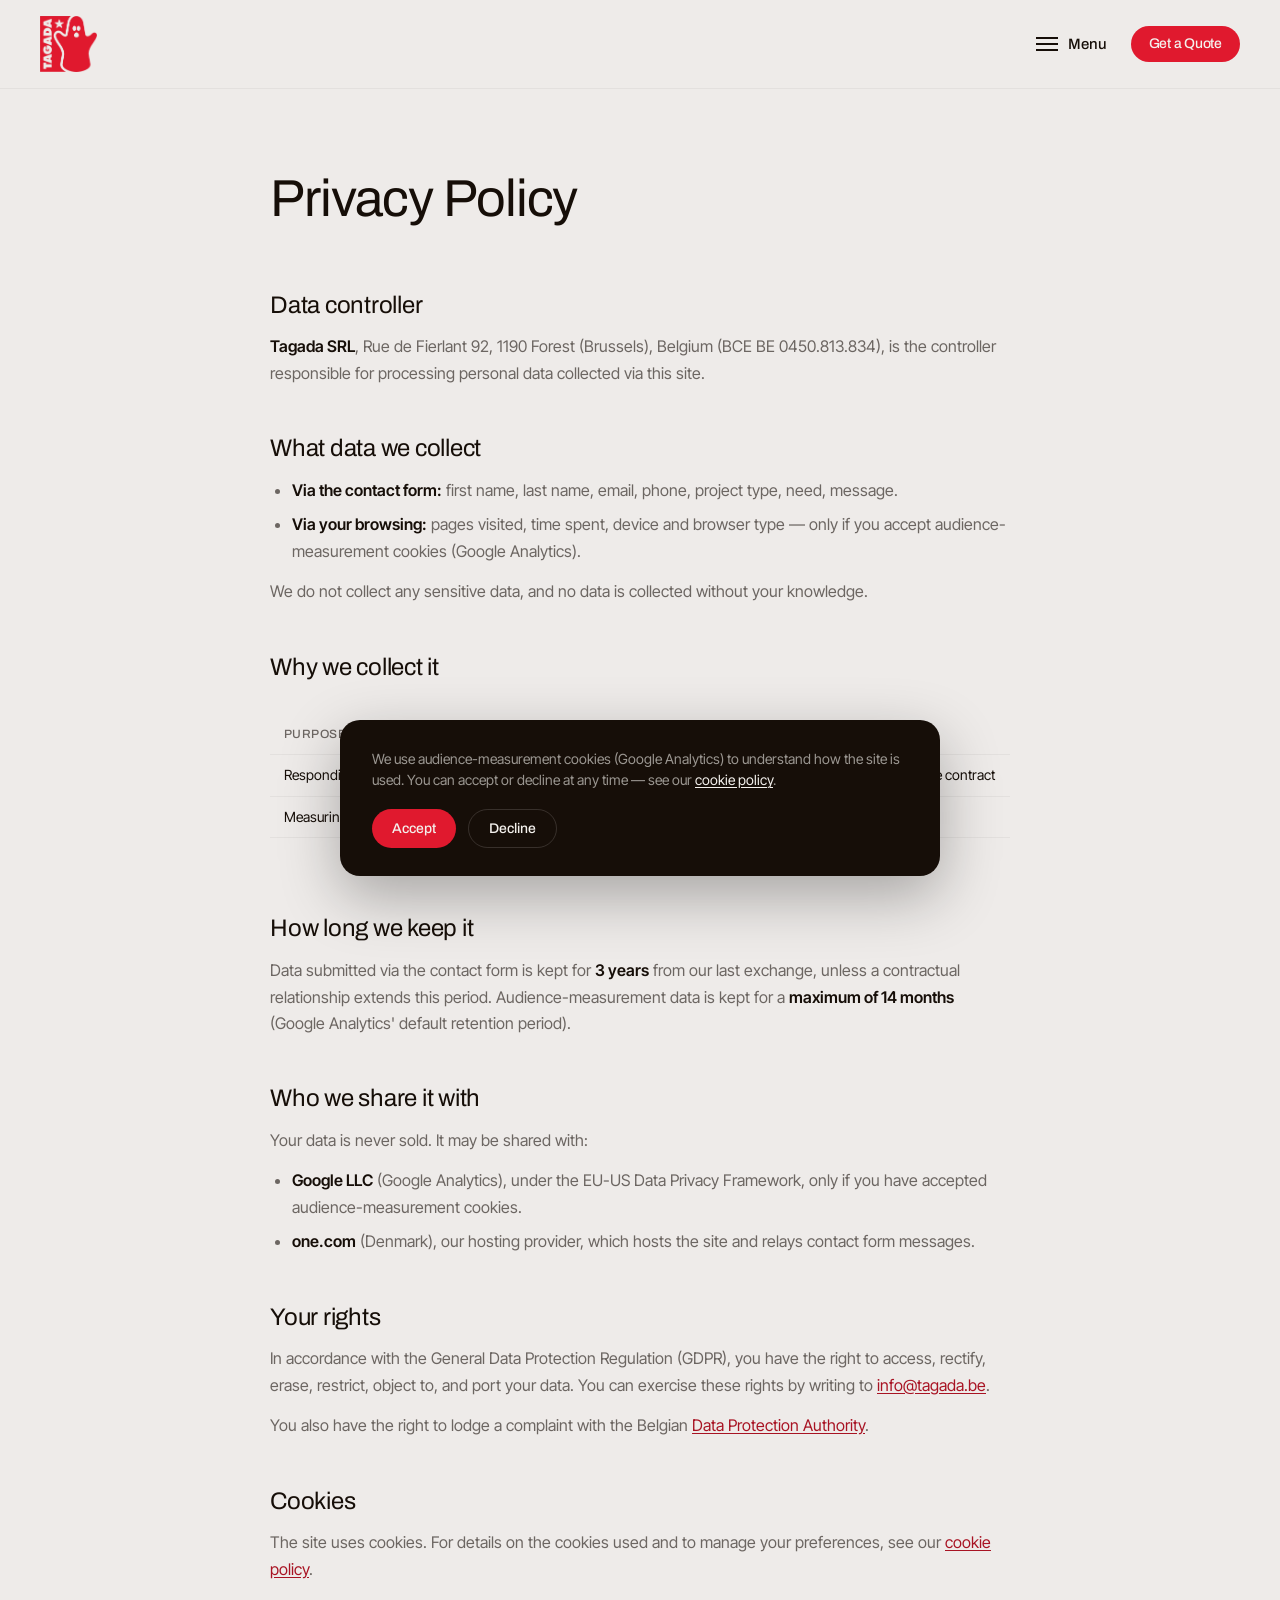
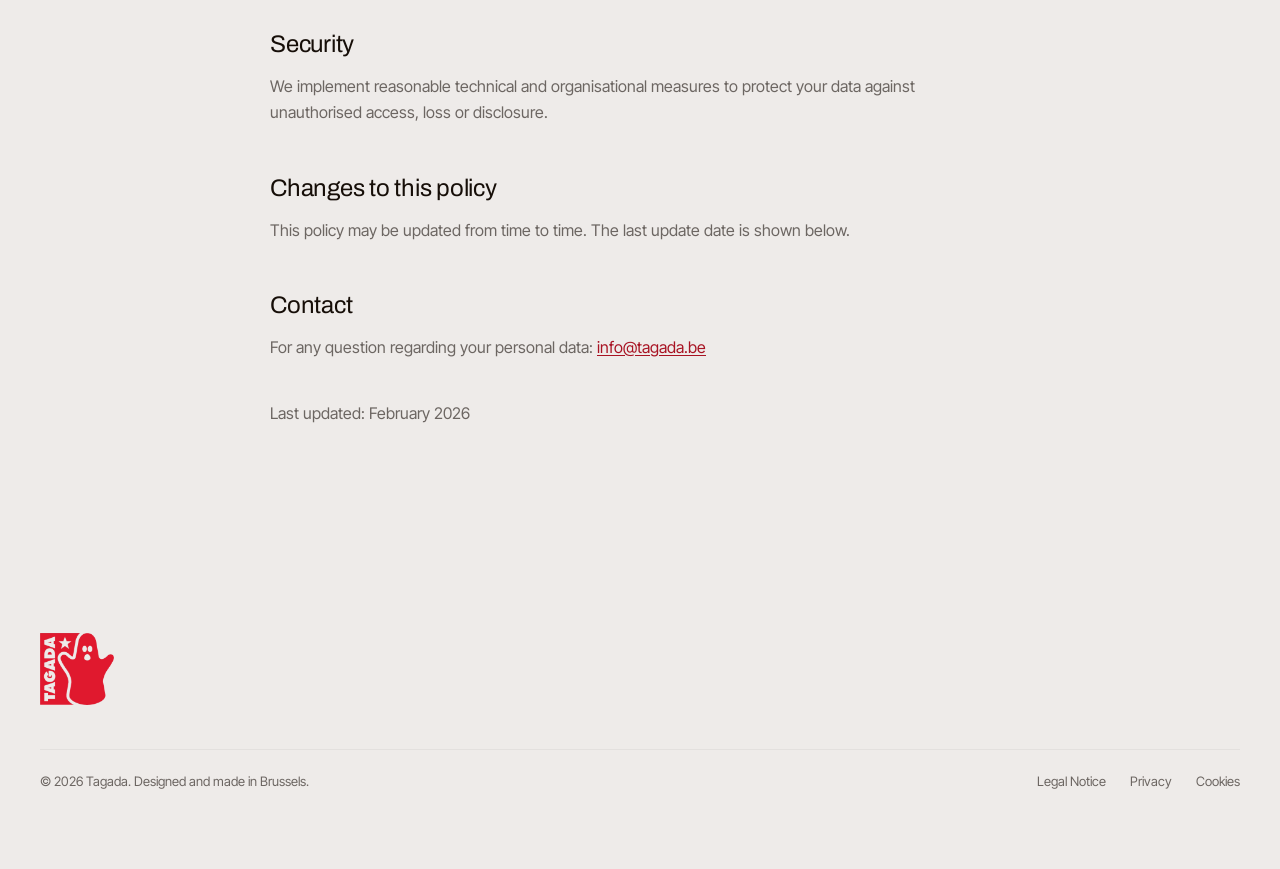
<file: en/confidentialite.html>
<!doctype html>
<html lang="en">
<head>
<meta charset="utf-8">
<meta name="viewport" content="width=device-width, initial-scale=1">
<title>Privacy Policy — Tagada</title>
<meta name="description" content="Privacy policy and data protection for the Tagada.be website (GDPR).">
<link rel="canonical" href="https://tagada.be/en/confidentialite.html">
<link rel="icon" type="image/x-icon" href="../favicon.ico">
<link rel="icon" type="image/png" sizes="32x32" href="../favicon-32.png">
<link rel="icon" type="image/png" sizes="16x16" href="../favicon-16.png">
<link rel="apple-touch-icon" sizes="180x180" href="../apple-touch-icon.png">
<link rel="manifest" href="../site.webmanifest">
<meta name="theme-color" content="#E0192E">
<link rel="alternate" hreflang="fr" href="https://tagada.be/confidentialite.html">
<link rel="alternate" hreflang="en" href="https://tagada.be/en/confidentialite.html">
<link rel="alternate" hreflang="nl" href="https://tagada.be/nl/confidentialite.html">
<link rel="alternate" hreflang="x-default" href="https://tagada.be/confidentialite.html">
<meta property="og:type" content="website">
<meta property="og:site_name" content="Tagada">
<meta property="og:title" content="Privacy Policy — Tagada">
<meta property="og:description" content="Privacy policy and data protection for the Tagada.be website (GDPR).">
<meta property="og:url" content="https://tagada.be/en/confidentialite.html">
<meta property="og:image" content="https://tagada.be/Images/og-image.jpg">
<meta property="og:image:width" content="1200">
<meta property="og:image:height" content="630">
<meta property="og:locale" content="en_GB">
<meta name="twitter:card" content="summary_large_image">
<meta name="twitter:title" content="Privacy Policy — Tagada">
<meta name="twitter:description" content="Privacy policy and data protection for the Tagada.be website (GDPR).">
<meta name="twitter:image" content="https://tagada.be/Images/og-image.jpg">

<style>
@font-face { font-family:'Archivo'; font-weight:400; font-style:normal; font-display:swap; src:url('../fonts/archivo-regular.ttf') format('truetype'); }
@font-face { font-family:'Archivo'; font-weight:500; font-style:normal; font-display:swap; src:url('../fonts/archivo-medium.ttf') format('truetype'); }
@font-face { font-family:'Inter Tight'; font-weight:400; font-style:normal; font-display:swap; src:url('../fonts/inter-tight-regular.ttf') format('truetype'); }
@font-face { font-family:'Inter Tight'; font-weight:500; font-style:normal; font-display:swap; src:url('../fonts/inter-tight-medium.ttf') format('truetype'); }
@font-face { font-family:'Inter Tight'; font-weight:600; font-style:normal; font-display:swap; src:url('../fonts/inter-tight-semibold.ttf') format('truetype'); }

:root{
  --bg: #EEEBE9;
  --surface: #FFFFFF;
  --gray: #E3E0DE;
  --ink: #160E08;
  --ink-60: rgba(22,14,8,.6);
  --ink-35: rgba(22,14,8,.35);
  --ink-15: rgba(22,14,8,.15);
  --line: #E3E0DE;
  --accent: #E0192E;
  --accent-deep: #A81323;
  --on-dark: #F4F1ED;
  --on-dark-60: rgba(244,241,237,.6);
  --on-dark-15: rgba(244,241,237,.15);
  --dark-surface: #221A12;
  --ease: cubic-bezier(.645,.045,.355,1);
  --radius-pill: 800px;
  --radius-lg: 24px;
  --radius-md: 12px;
  --font-display: 'Archivo', 'Arial Narrow', sans-serif;
  --font-body: 'Inter Tight', Arial, sans-serif;
}
*{ box-sizing:border-box; }
html{ scroll-behavior:smooth; }
body{ margin:0; background:var(--bg); color:var(--ink); font-family:var(--font-body); font-size:16px; line-height:1.2; -webkit-font-smoothing:antialiased; }
h1,h2,h3,h4,h5,h6{ margin:0; font-family:var(--font-display); font-weight:400; }
p{ margin:0; }
a{ color:inherit; text-decoration:none; }
img{ display:block; max-width:100%; }
button{ font-family:inherit; }
::selection{ background:#FFDCBF; }

.wrap{ max-width:1280px; margin:0 auto; padding:0 40px; }
section{ padding:112px 0; }
@media (max-width:900px){ section{ padding:72px 0; } .wrap{ padding:0 24px; } }

.eyebrow{ display:inline-flex; align-items:center; gap:8px; font-family:var(--font-display); font-weight:500; font-size:13px; letter-spacing:.06em; text-transform:uppercase; color:var(--accent); margin-bottom:16px; }
.eyebrow::before{ content:''; width:6px; height:6px; border-radius:50%; background:var(--accent); }
.eyebrow.on-dark{ color:var(--accent); }

.btn-primary{ display:inline-flex; align-items:center; gap:8px; background:var(--accent); color:var(--on-dark); font-family:var(--font-display); font-weight:500; font-size:16px; letter-spacing:-.015rem; border-radius:var(--radius-pill); padding:16px 22px; border:none; cursor:pointer; transition:background-color .4s var(--ease); }
.btn-primary:hover{ background:var(--accent-deep); }
.btn-primary svg{ width:16px; height:16px; }
.btn-secondary{ display:inline-flex; align-items:center; gap:8px; font-family:var(--font-display); font-weight:500; font-size:16px; letter-spacing:-.015rem; border-bottom:1px solid currentColor; padding-bottom:2px; transition:opacity .4s var(--ease); }
.btn-secondary:hover{ opacity:.6; }
.btn-outline{ display:inline-flex; align-items:center; gap:8px; border:1px solid var(--ink-35); color:var(--ink); font-family:var(--font-display); font-weight:500; font-size:16px; border-radius:var(--radius-pill); padding:15px 22px; transition:border-color .4s var(--ease), background-color .4s var(--ease); }
.btn-outline:hover{ border-color:var(--ink); }
.btn-outline.on-dark{ border-color:var(--on-dark-15); color:var(--on-dark); }
.btn-outline.on-dark:hover{ border-color:var(--on-dark); }

/* ---------- Navbar ---------- */
.navbar{ position:fixed; top:0; left:0; right:0; z-index:500; background:var(--bg); border-bottom:1px solid var(--line); transition:border-color .3s; }
.navbar-inner{ max-width:1280px; margin:0 auto; padding:16px 40px; display:flex; align-items:center; justify-content:space-between; }
.brand{ display:flex; align-items:center; gap:10px; font-family:var(--font-display); font-weight:500; font-size:20px; letter-spacing:-.02em; }
.brand .mark{ width:auto; height:56px; object-fit:contain; display:block; }
.nav-actions{ display:flex; align-items:center; gap:24px; }
.menu-trigger{ display:flex; align-items:center; gap:10px; background:none; border:none; cursor:pointer; font-family:var(--font-display); font-weight:500; font-size:15px; color:var(--ink); padding:0; }
.menu-trigger .bars{ width:22px; height:14px; position:relative; }
.menu-trigger .bars span{ position:absolute; left:0; width:100%; height:2px; background:var(--ink); transition:transform .3s var(--ease), opacity .3s var(--ease); }
.menu-trigger .bars span:nth-child(1){ top:0; }
.menu-trigger .bars span:nth-child(2){ top:6px; }
.menu-trigger .bars span:nth-child(3){ top:12px; }
.nav-actions .btn-primary{ padding:10px 18px; font-size:14px; }

/* ---------- Menu overlay (anchors) ---------- */
.menu-overlay{ position:fixed; inset:0; z-index:900; background:rgba(17,17,17,.5); backdrop-filter:blur(10px); -webkit-backdrop-filter:blur(10px);
  display:flex; align-items:center; justify-content:center; opacity:0; pointer-events:none; transition:opacity .4s var(--ease); }
.menu-overlay.is-open{ opacity:1; pointer-events:auto; }
.menu-panel{ text-align:center; transform:translateY(16px); transition:transform .5s var(--ease); }
.menu-overlay.is-open .menu-panel{ transform:translateY(0); }
.menu-close{ position:absolute; top:28px; right:40px; width:44px; height:44px; border-radius:50%; border:1px solid var(--on-dark-15); background:none; color:var(--on-dark); cursor:pointer; display:flex; align-items:center; justify-content:center; transition:border-color .3s; }
.menu-close:hover{ border-color:var(--on-dark); }
.menu-links{ display:flex; flex-direction:column; gap:6px; }
.menu-links a{ font-family:var(--font-display); font-weight:400; font-size:clamp(36px,6vw,64px); letter-spacing:-.02em; color:var(--on-dark); transition:opacity .3s; padding:6px 0; }
.menu-links a:hover{ opacity:.55; }
.menu-foot{ margin-top:40px; display:flex; gap:24px; justify-content:center; }
.menu-foot a{ font-family:var(--font-body); font-weight:500; font-size:14px; color:var(--on-dark-60); }
.menu-foot a:hover{ color:var(--on-dark); }
body.menu-open{ overflow:hidden; }

/* ---------- Hero ---------- */
.hero{ position:relative; padding-top:172px; padding-bottom:48px; background:var(--bg); overflow:hidden; }
.hero::before{ content:''; position:absolute; inset:0;
  background-image:
    repeating-linear-gradient(to right, rgba(22,14,8,.08) 0 1px, transparent 1px 62px),
    repeating-linear-gradient(to bottom, rgba(22,14,8,.08) 0 1px, transparent 1px 62px);
  -webkit-mask-image:linear-gradient(to bottom, black 0%, transparent 65%);
  mask-image:linear-gradient(to bottom, black 0%, transparent 65%);
}
.hero-inner{ position:relative; z-index:1; max-width:1280px; margin:0 auto; padding:0 40px; }
.hero h1{ font-size:clamp(36px, 5.2vw, 64px); line-height:1.02; letter-spacing:-.02em; color:var(--ink); text-wrap:balance; max-width:900px; }
.hero p{ margin-top:24px; font-size:19px; line-height:1.55; color:var(--ink-60); font-weight:500; max-width:640px; }
.hero-actions{ margin-top:32px; display:flex; align-items:center; gap:28px; flex-wrap:wrap; }
.video-panel{ position:relative; z-index:1; max-width:1280px; margin:64px auto 0; padding:0 40px; }
.video-frame{ position:relative; border-radius:var(--radius-lg); overflow:hidden; aspect-ratio:16/8; }
.video-frame img{ width:100%; height:100%; object-fit:cover; filter:saturate(.85); }
.video-frame .scrim{ position:absolute; inset:0; background:linear-gradient(180deg, rgba(10,6,3,.05) 0%, rgba(10,6,3,.35) 100%); }
@media (max-width:640px){ .video-frame{ aspect-ratio:4/5; } }

/* ---------- Intro (page-load) reveal — matches the reference's slideInBottom preset ---------- */
.reveal{ opacity:0; transform:translateY(40px); animation:reveal-in .9s cubic-bezier(.25,1,.5,1) forwards; }
.reveal-1{ animation-delay:.05s; }
.reveal-2{ animation-delay:.2s; }
.reveal-3{ animation-delay:.35s; }
.reveal-4{ animation-delay:.5s; }
@keyframes reveal-in{ to{ opacity:1; transform:translateY(0); } }
@media (prefers-reduced-motion: reduce){ .reveal{ animation:none; opacity:1; transform:none; } }

/* ---------- Scroll reveal (sitewide) — same slideInBottom language, IntersectionObserver-driven ---------- */
.reveal-io{ opacity:0; transform:translateY(38px); transition:opacity .9s cubic-bezier(.25,1,.5,1), transform .9s cubic-bezier(.25,1,.5,1); }
.reveal-io.is-visible{ opacity:1; transform:translateY(0); }
@media (prefers-reduced-motion: reduce){ .reveal-io{ opacity:1 !important; transform:none !important; transition:none !important; } }

/* ---------- Image curtain reveal — same mechanism as the accordion fill ---------- */
.curtain{ position:relative; overflow:hidden; }
.curtain .cur-fill{ position:absolute; left:0; right:0; bottom:0; top:auto; height:100%; background:var(--accent); transition:height 1.1s var(--ease); z-index:2; }
.curtain.is-revealed .cur-fill{ height:0%; }
@media (prefers-reduced-motion: reduce){ .curtain .cur-fill{ display:none; } }

/* ---------- Button icon slide — two stacked arrows swapping in a clipped window ---------- */
.icon-slide{ position:relative; width:16px; height:16px; overflow:hidden; display:inline-block; flex-shrink:0; }
.icon-slide svg{ position:absolute; top:0; left:0; width:16px; height:16px; transition:transform 1s var(--ease); }
.icon-slide .ic-a{ transform:translateX(0); }
.icon-slide .ic-b{ transform:translateX(-130%); }
.btn-primary:hover .icon-slide .ic-a{ transform:translateX(130%); }
.btn-primary:hover .icon-slide .ic-b{ transform:translateX(0); }

/* ---------- Navbar hide on scroll-down / reveal on scroll-up ---------- */
.navbar{ transition:transform .5s var(--ease), border-color .3s; }
.navbar.nav-hidden{ transform:translateY(-100%); }

/* ---------- Logo strip ---------- */
.logos-head{ text-align:center; font-family:var(--font-body); font-weight:600; font-size:19px; color:var(--ink); max-width:560px; margin:0 auto 48px; }
.logos-row{ display:flex; align-items:center; justify-content:space-between; gap:24px; flex-wrap:wrap; }
.logo-chip{ height:28px; width:auto; max-width:140px; object-fit:contain; display:block; filter:grayscale(1); opacity:.5; transition:filter .4s var(--ease), opacity .4s var(--ease); }
.logo-chip:hover{ filter:grayscale(0); opacity:1; }

/* ---------- Dark section base ---------- */
.section-dark{ background:var(--ink); color:var(--on-dark); }
.section-gray{ background:var(--gray); }

/* ---------- Why / Tabs ---------- */
.why-grid{ display:grid; grid-template-columns:1fr 1fr; gap:64px; align-items:center; }
.why-media{ position:relative; border-radius:var(--radius-lg); overflow:hidden; aspect-ratio:1/1; }
.why-media img{ width:100%; height:100%; object-fit:cover; }
.why-h2{ font-size:clamp(30px,3.4vw,42px); line-height:1.05; letter-spacing:-.02em; max-width:14ch; text-wrap:balance; }
.why-text{ margin-top:20px; font-size:18px; line-height:1.55; color:var(--on-dark-60); font-weight:500; max-width:52ch; }
.why-list{ margin-top:36px; display:flex; flex-direction:column; }
.why-item{ padding:22px 0; border-top:1px solid var(--on-dark-15); }
.why-item:last-child{ border-bottom:1px solid var(--on-dark-15); }
.why-item h4{ font-family:var(--font-display); font-weight:500; font-size:19px; }
.why-item p{ margin-top:8px; font-size:15px; line-height:1.5; color:var(--on-dark-60); }
.why-actions{ margin-top:32px; display:flex; align-items:center; gap:24px; }

/* ---------- Portfolio ---------- */
.section-head{ max-width:680px; margin-bottom:56px; }
.section-head h2{ font-size:clamp(32px,4vw,48px); letter-spacing:-.02em; line-height:1.05; text-wrap:balance; }
.section-head p{ margin-top:16px; font-size:18px; line-height:1.5; color:var(--ink-60); font-weight:500; }
.section-head-row{ display:flex; justify-content:space-between; align-items:flex-end; gap:32px; flex-wrap:wrap; margin-bottom:56px; }

.portfolio-grid{ columns:3; column-gap:24px; }
@media (max-width:1000px){ .portfolio-grid{ columns:2; } }
@media (max-width:640px){ .portfolio-grid{ columns:1; } }
.p-card{ break-inside:avoid; margin-bottom:24px; }
.p-card .frame{ position:relative; border-radius:var(--radius-md); overflow:hidden; }
.p-card .frame img{ width:100%; display:block; transition:transform 1s var(--ease); }
.p-card:hover .frame img{ transform:scale(1.08); }
.p-card .body{ padding-top:20px; }
.p-card h3{ font-size:22px; letter-spacing:-.01em; }
.p-card .desc{ margin-top:10px; font-size:15px; line-height:1.5; color:var(--ink-60); }
.p-tags{ margin-top:14px; display:flex; gap:8px; flex-wrap:wrap; }
.p-tag{ font-family:var(--font-body); font-weight:500; font-size:12px; color:var(--ink-60); border:1px solid var(--ink-15); border-radius:6px; padding:5px 10px; }
.portfolio-more{ margin-top:48px; text-align:center; }

/* ---------- Atelier / list ---------- */
.atelier-grid{ display:grid; grid-template-columns:1fr 1fr; gap:64px; align-items:center; }
.atelier-media{ border-radius:var(--radius-lg); overflow:hidden; aspect-ratio:3/4; }
.atelier-media img{ width:100%; height:100%; object-fit:cover; }
.atelier-list{ margin-top:28px; display:flex; flex-direction:column; gap:20px; }
.atelier-item{ display:flex; gap:16px; align-items:flex-start; }
.atelier-item .ic{ width:24px; height:24px; flex-shrink:0; color:var(--accent-deep); margin-top:2px; }
.atelier-item p{ font-size:16px; line-height:1.5; }
.atelier-actions{ margin-top:32px; display:flex; align-items:center; gap:24px; }
@media (max-width:900px){ .why-grid, .atelier-grid{ grid-template-columns:1fr; } }

/* ---------- Accordion (FAQ) — matches design system curtain ---------- */
.accordion-list{ display:flex; flex-direction:column; gap:14px; }
.accordion2{ position:relative; background:rgba(244,241,237,.06); border:1px solid var(--on-dark-15); border-radius:16px; overflow:hidden; cursor:pointer; }
.accordion2 .fill{ position:absolute; left:0; top:0; width:100%; height:0%; background:var(--accent); transition:height .7s var(--ease); }
.accordion2 .fill.hover-fill{ z-index:1; }
.accordion2 .fill.open-fill{ z-index:2; }
.accordion2:hover .fill.hover-fill{ height:100%; }
.accordion2.is-active .fill.open-fill{ height:100%; }
.accordion2 .head{ position:relative; z-index:3; display:flex; gap:20px; align-items:center; padding:22px 26px; }
.accordion2 .head p{ flex:1; font-family:var(--font-body); font-weight:600; font-size:18px; color:var(--on-dark); transition:color .4s var(--ease); }
.accordion2.is-active .head p, .accordion2:hover .head p{ color:var(--ink); }
.accordion2 .icon{ width:32px; height:32px; border-radius:50%; border:1px solid var(--on-dark-15); display:flex; align-items:center; justify-content:center; font-family:var(--font-display); font-size:18px; line-height:1; color:var(--on-dark); transition:transform .7s var(--ease), color .4s var(--ease), border-color .4s var(--ease); flex-shrink:0; }
.accordion2.is-active .icon{ transform:rotate(45deg); }
.accordion2.is-active .icon, .accordion2:hover .icon{ color:var(--ink); border-color:var(--ink-35); }
.accordion2 .body{ position:relative; z-index:3; max-height:0; overflow:hidden; transition:max-height .7s var(--ease); }
.accordion2.is-active .body{ max-height:160px; }
.accordion2 .body p{ margin:0; padding:0 26px 22px; font-size:15px; line-height:1.6; max-width:64ch; color:var(--ink); }
.faq-more{ margin-top:56px; max-width:520px; }
.faq-more h3{ font-size:26px; letter-spacing:-.01em; }
.faq-more p{ margin-top:10px; font-size:16px; color:var(--on-dark-60); }
.faq-more .btn-outline{ margin-top:20px; }

/* ---------- CTA ---------- */
.cta-card{ position:relative; overflow:hidden; background:var(--gray); color:var(--ink); border-radius:var(--radius-lg); padding:80px 40px; text-align:center; }
.cta-card::before{ content:''; position:absolute; inset:0;
  background-image:
    repeating-linear-gradient(to right, rgba(22,14,8,.09) 0 1px, transparent 1px 62px),
    repeating-linear-gradient(to bottom, rgba(22,14,8,.09) 0 1px, transparent 1px 62px);
  -webkit-mask-image:radial-gradient(ellipse at center, black 0%, transparent 75%);
  mask-image:radial-gradient(ellipse at center, black 0%, transparent 75%);
}
.cta-card > *{ position:relative; z-index:1; }
.cta-card h2{ font-size:clamp(30px,4vw,44px); letter-spacing:-.02em; max-width:16ch; margin:0 auto; text-wrap:balance; }
.cta-card p{ margin-top:18px; font-size:18px; color:var(--ink-60); max-width:52ch; margin-left:auto; margin-right:auto; }
.cta-actions{ margin-top:32px; display:flex; gap:16px; justify-content:center; flex-wrap:wrap; }

/* ---------- Contact ---------- */
.contact-grid{ display:grid; grid-template-columns:1.1fr .9fr; gap:80px; }
.field{ margin-bottom:20px; }
.field label{ display:block; font-family:var(--font-body); font-weight:600; font-size:14px; margin-bottom:8px; color:var(--on-dark-60); }
.field input, .field select, .field textarea{ width:100%; background:rgba(244,241,237,.06); border:1px solid var(--on-dark-15); border-radius:var(--radius-md); padding:13px 16px; font-family:var(--font-body); font-size:15px; color:var(--on-dark); transition:border-color .3s var(--ease); }
.field input:focus, .field select:focus, .field textarea:focus{ outline:none; border-color:var(--accent); }
.field textarea{ resize:vertical; min-height:110px; }
.row2{ display:grid; grid-template-columns:1fr 1fr; gap:20px; }
.radios{ display:grid; grid-template-columns:1fr 1fr; gap:12px 20px; margin-top:8px; }
.radio-opt{ display:flex; align-items:center; gap:10px; font-size:15px; }
.radio-opt input{ width:18px; height:18px; accent-color:var(--accent); }
.check-opt{ display:flex; align-items:center; gap:10px; font-size:14px; color:var(--on-dark-60); margin:8px 0 24px; }
.check-opt input{ width:18px; height:18px; accent-color:var(--accent); }
.contact-info{ display:flex; flex-direction:column; gap:36px; }
.info-block{ display:flex; gap:16px; }
.info-block .ic{ width:28px; height:28px; color:var(--accent); flex-shrink:0; }
.info-block h4{ font-size:18px; margin-bottom:4px; }
.info-block p{ font-size:15px; color:var(--on-dark-60); line-height:1.5; }
.info-block a{ font-size:15px; text-decoration:underline; text-underline-offset:3px; }
@media (max-width:900px){ .contact-grid{ grid-template-columns:1fr; gap:48px; } .row2, .radios{ grid-template-columns:1fr; } }

/* ---------- Footer ---------- */
.footer-cols{ display:flex; gap:80px; flex-wrap:wrap; }
.footer-col{ min-width:160px; }
.footer-col h5{ font-family:var(--font-display); font-weight:500; font-size:14px; text-transform:uppercase; letter-spacing:.05em; color:var(--ink-60); margin-bottom:16px; }
.footer-col a{ display:block; font-size:15px; padding:8px 0; }
.footer-col a:hover{ color:var(--accent-deep); }
.footer-col a.social-link{ display:flex; align-items:center; gap:12px; }
.social-link .ic{ width:18px; height:18px; flex-shrink:0; }
.footer-brand{ display:inline-block; }
.footer-brand img{ height:72px; width:auto; display:block; }
.footer-credits{ margin-top:40px; padding-top:24px; border-top:1px solid var(--line); display:flex; justify-content:space-between; align-items:center; gap:20px; flex-wrap:wrap; font-size:13px; color:var(--ink-60); }
.footer-legal{ display:flex; gap:24px; }
@media (max-width:900px){ .footer-cols{ gap:40px; } }
/* ---------- Cookie consent ---------- */
.cookie-banner{ position:fixed; left:24px; right:24px; bottom:24px; z-index:950; max-width:600px; margin:0 auto;
  background:var(--ink); color:var(--on-dark); border-radius:20px; padding:28px 32px; box-shadow:0 20px 60px rgba(0,0,0,.3);
  transform:translateY(24px); opacity:0; pointer-events:none; transition:transform .5s var(--ease), opacity .5s var(--ease); }
.cookie-banner.is-shown{ transform:translateY(0); opacity:1; pointer-events:auto; }
.cookie-banner p{ font-size:14px; line-height:1.55; color:var(--on-dark-60); }
.cookie-banner a{ text-decoration:underline; color:var(--on-dark); text-underline-offset:2px; }
.cookie-actions{ margin-top:18px; display:flex; gap:12px; flex-wrap:wrap; }
.cookie-actions button{ font-family:var(--font-display); font-weight:500; font-size:14px; border-radius:var(--radius-pill); padding:11px 20px; cursor:pointer; transition:background-color .4s var(--ease), border-color .4s var(--ease); }
.cookie-actions .cb-accept{ background:var(--accent); color:var(--on-dark); border:none; }
.cookie-actions .cb-accept:hover{ background:var(--accent-deep); }
.cookie-actions .cb-reject{ background:none; color:var(--on-dark); border:1px solid var(--on-dark-15); }
.cookie-actions .cb-reject:hover{ border-color:var(--on-dark); }
@media (max-width:520px){ .cookie-banner{ left:12px; right:12px; bottom:12px; padding:22px; } }
/* ---------- Legal page prose ---------- */
.legal-hero{ padding:172px 0 64px; background:var(--bg); }
.legal-hero .wrap{ max-width:820px; }
.legal-hero h1{ font-size:clamp(32px,4.4vw,52px); letter-spacing:-.02em; line-height:1.05; }
.legal-hero p{ margin-top:16px; font-size:17px; color:var(--ink-60); }
.legal-body{ padding:0 0 112px; background:var(--bg); }
.legal-body .wrap{ max-width:820px; }
.legal-body h2{ font-size:24px; letter-spacing:-.01em; margin-top:48px; margin-bottom:14px; }
.legal-body h2:first-child{ margin-top:0; }
.legal-body p{ font-size:16px; line-height:1.65; color:var(--ink-60); margin-bottom:14px; }
.legal-body strong{ color:var(--ink); font-weight:600; }
.legal-body a{ color:var(--accent-deep); text-decoration:underline; text-underline-offset:2px; }
.legal-body ul{ margin:0 0 14px; padding-left:22px; }
.legal-body li{ font-size:16px; line-height:1.65; color:var(--ink-60); margin-bottom:8px; }
.legal-table{ width:100%; border-collapse:collapse; margin:20px 0 28px; font-size:14px; }
.legal-table th, .legal-table td{ text-align:left; padding:12px 14px; border-bottom:1px solid var(--line); vertical-align:top; }
.legal-table th{ font-family:var(--font-display); font-weight:500; font-size:12px; text-transform:uppercase; letter-spacing:.04em; color:var(--ink-60); }
.legal-table-wrap{ overflow-x:auto; }
.legal-updated{ margin-top:40px; font-size:13px; color:var(--ink-35); }
.legal-body .btn-outline{ margin-top:8px; }


.menu-foot a.is-current{ color:var(--on-dark); text-decoration:underline; text-underline-offset:3px; }
</style>
</head>
<body>
<nav class="navbar">
  <div class="navbar-inner">
    <a class="brand" href="index.html"><img class="mark" src="../Images/site/logo-tagada-red.png" alt="Tagada"></a>
    <div class="nav-actions">
      <button class="menu-trigger" onclick="toggleMenu(true)">
        <span class="bars"><span></span><span></span><span></span></span>
        Menu
      </button>
      <a href="index.html#contact" class="btn-primary">Get a Quote</a>
    </div>
  </div>
</nav>

<div class="menu-overlay" id="menuOverlay">
  <button class="menu-close" onclick="toggleMenu(false)" aria-label="Close menu">
    <svg width="18" height="18" viewBox="0 0 24 24" fill="none" stroke="currentColor" stroke-width="2"><path d="M18 6L6 18M6 6l12 12"/></svg>
  </button>
  <div class="menu-panel">
    <div class="menu-links">
      <a href="index.html#pourquoi" onclick="toggleMenu(false)">Expertise</a>
      <a href="index.html#rse" onclick="toggleMenu(false)">Commitments</a>
      <a href="index.html#portfolio" onclick="toggleMenu(false)">Our work</a>
      <a href="index.html#atelier" onclick="toggleMenu(false)">Workshop</a>
      <a href="index.html#faq" onclick="toggleMenu(false)">FAQ</a>
      <a href="index.html#contact" onclick="toggleMenu(false)">Contact</a>
    </div>
    <div class="menu-foot">
      <a href="mailto:info@tagada.be">info@tagada.be</a>
      <a href="tel:+3225343404">+32 2 534 34 04</a>
    </div>
    <div class="menu-foot" style="margin-top:16px;"><a href="https://tagada.be/confidentialite.html">FR</a><a href="https://tagada.be/en/confidentialite.html" class="is-current">EN</a><a href="https://tagada.be/nl/confidentialite.html">NL</a></div>
  </div>
</div>

<section class="legal-hero">
  <div class="wrap">
    <h1>Privacy Policy</h1>
  </div>
</section>

<section class="legal-body">
  <div class="wrap">

    <h2>Data controller</h2>
    <p><strong>Tagada SRL</strong>, Rue de Fierlant 92, 1190 Forest (Brussels), Belgium (BCE BE 0450.813.834), is the controller responsible for processing personal data collected via this site.</p>

    <h2>What data we collect</h2>
    <ul>
      <li><strong>Via the contact form:</strong> first name, last name, email, phone, project type, need, message.</li>
      <li><strong>Via your browsing:</strong> pages visited, time spent, device and browser type &mdash; only if you accept audience-measurement cookies (Google Analytics).</li>
    </ul>
    <p>We do not collect any sensitive data, and no data is collected without your knowledge.</p>

    <h2>Why we collect it</h2>
    <div class="legal-table-wrap">
      <table class="legal-table">
        <tr><th>Purpose</th><th>Legal basis</th></tr>
        <tr><td>Responding to your contact or quote requests</td><td>Steps taken at your request, prior to entering into a possible contract</td></tr>
        <tr><td>Measuring site traffic to improve it</td><td>Your consent, collected via the cookie banner</td></tr>
      </table>
    </div>

    <h2>How long we keep it</h2>
    <p>Data submitted via the contact form is kept for <strong>3 years</strong> from our last exchange, unless a contractual relationship extends this period. Audience-measurement data is kept for a <strong>maximum of 14 months</strong> (Google Analytics' default retention period).</p>

    <h2>Who we share it with</h2>
    <p>Your data is never sold. It may be shared with:</p>
    <ul>
      <li><strong>Google LLC</strong> (Google Analytics), under the EU-US Data Privacy Framework, only if you have accepted audience-measurement cookies.</li>
      <li><strong>one.com</strong> (Denmark), our hosting provider, which hosts the site and relays contact form messages.</li>
    </ul>

    <h2>Your rights</h2>
    <p>In accordance with the General Data Protection Regulation (GDPR), you have the right to access, rectify, erase, restrict, object to, and port your data. You can exercise these rights by writing to <a href="mailto:info@tagada.be">info@tagada.be</a>.</p>
    <p>You also have the right to lodge a complaint with the Belgian <a href="https://www.autoriteprotectiondonnees.be" target="_blank" rel="noopener">Data Protection Authority</a>.</p>

    <h2>Cookies</h2>
    <p>The site uses cookies. For details on the cookies used and to manage your preferences, see our <a href="cookies.html">cookie policy</a>.</p>

    <h2>Security</h2>
    <p>We implement reasonable technical and organisational measures to protect your data against unauthorised access, loss or disclosure.</p>

    <h2>Changes to this policy</h2>
    <p>This policy may be updated from time to time. The last update date is shown below.</p>

    <h2>Contact</h2>
    <p>For any question regarding your personal data: <a href="mailto:info@tagada.be">info@tagada.be</a></p>

    <p class="legal-updated">Last updated: February 2026</p>

  </div>
</section>

<footer>
  <div class="wrap" style="padding:80px 40px;">
    <!-- Social links hidden until the real Facebook / Instagram / LinkedIn URLs are known
    <div class="footer-cols reveal-io" data-reveal-group>
      <div class="footer-col">
        <h5>Follow us</h5>
        <a class="social-link" href="#"><svg class="ic" viewBox="0 0 24 24" fill="currentColor"><path d="M22 12a10 10 0 10-11.6 9.9v-7H7.9V12h2.5V9.8c0-2.5 1.5-3.9 3.8-3.9 1.1 0 2.2.2 2.2.2v2.4h-1.3c-1.2 0-1.6.8-1.6 1.6V12h2.8l-.4 2.9h-2.4v7A10 10 0 0022 12z"/></svg>Facebook</a>
        <a class="social-link" href="#"><svg class="ic" viewBox="0 0 24 24" fill="none" stroke="currentColor" stroke-width="1.8"><rect x="2" y="2" width="20" height="20" rx="5"/><circle cx="12" cy="12" r="4"/><circle cx="17.5" cy="6.5" r="1"/></svg>Instagram</a>
        <a class="social-link" href="#"><svg class="ic" viewBox="0 0 24 24" fill="currentColor"><path d="M4.98 3.5a2.5 2.5 0 11-.02 5 2.5 2.5 0 01.02-5zM3 9h4v12H3zM9 9h3.8v1.7h.05c.53-1 1.83-2.05 3.77-2.05 4.03 0 4.78 2.65 4.78 6.1V21h-4v-5.6c0-1.34-.03-3.07-1.87-3.07-1.87 0-2.16 1.46-2.16 2.97V21H9z"/></svg>LinkedIn</a>
      </div>
    </div>
    -->
    <a class="footer-brand" href="index.html" aria-label="Tagada"><img loading="lazy" src="../Images/site/logo-tagada-red.png" alt="Tagada"></a>
    <div class="footer-credits">
      <span>© 2026 Tagada. Designed and made in Brussels.</span>
      <div class="footer-legal"><a href="mentions-legales.html">Legal Notice</a><a href="confidentialite.html">Privacy</a><a href="cookies.html">Cookies</a></div>
    </div>
  </div>
</footer>

<div class="cookie-banner" id="cookieBanner" role="dialog" aria-label="Preferences cookies">
  <p>We use audience-measurement cookies (Google Analytics) to understand how the site is used. You can accept or decline at any time &mdash; see our <a href="cookies.html">cookie policy</a>.</p>
  <div class="cookie-actions">
    <button class="cb-accept" onclick="tagadaSetConsent(true)">Accept</button>
    <button class="cb-reject" onclick="tagadaSetConsent(false)">Decline</button>
  </div>
</div>

<script>
function toggleMenu(open){
  document.getElementById('menuOverlay').classList.toggle('is-open', open);
  document.body.classList.toggle('menu-open', open);
}

document.querySelectorAll('.accordion2').forEach(function(item, i){
  if (i === 0) item.classList.add('is-active');
  item.addEventListener('click', function(){ item.classList.toggle('is-active'); });
});

/* Scroll reveal — stagger siblings inside each [data-reveal-group], then
   fire once each .reveal-io / .curtain scrolls into view. Deliberately polls
   on a plain interval instead of scroll/rAF/IntersectionObserver: those all
   tie to the compositor's paint cycle, which some sandboxed embeddings throttle
   or never tick, silently leaving content stuck invisible. A timer always runs. */
(function(){
  document.querySelectorAll('[data-reveal-group]').forEach(function(group){
    var items = group.querySelectorAll('.reveal-io, .curtain, .p-card');
    items.forEach(function(el, i){ el.style.transitionDelay = (Math.min(i, 6) * 90) + 'ms'; });
  });
  var targets = Array.prototype.slice.call(document.querySelectorAll('.reveal-io, .curtain'));
  var timer = setInterval(sweep, 150);
  function sweep(){
    if (!targets.length){ clearInterval(timer); return; }
    var vh = window.innerHeight;
    targets = targets.filter(function(el){
      var r = el.getBoundingClientRect();
      if (r.top < vh - 60 && r.bottom > 0){
        // an element can be both .reveal-io (fade+slide in) AND .curtain
        // (its own orange lift) at once — flag each independently, or the
        // one that runs second silently overwrites/skips the other.
        if (el.classList.contains('reveal-io')) el.classList.add('is-visible');
        if (el.classList.contains('curtain')) el.classList.add('is-revealed');
        return false;
      }
      return true;
    });
  }
  sweep();
})();

/* Navbar — hide on scroll down, reveal on scroll up (matches the reference navbar). Polled, see note above. */
(function(){
  var nav = document.querySelector('.navbar');
  var lastY = window.scrollY;
  setInterval(function(){
    var y = window.scrollY;
    if (y === lastY) return;
    if (y > lastY && y > 140) nav.classList.add('nav-hidden');
    else nav.classList.remove('nav-hidden');
    lastY = y;
  }, 150);
})();

/* ---------- Cookie consent + Google Analytics gating ---------- */
var GA_MEASUREMENT_ID = 'G-HF92ERQL9P'; // Google Analytics 4, propriete tagada.be

function tagadaLoadAnalytics(){
  if (!GA_MEASUREMENT_ID) return;
  var s = document.createElement('script');
  s.async = true;
  s.src = 'https://www.googletagmanager.com/gtag/js?id=' + GA_MEASUREMENT_ID;
  document.head.appendChild(s);
  window.dataLayer = window.dataLayer || [];
  window.gtag = function(){ dataLayer.push(arguments); };
  gtag('js', new Date());
  gtag('config', GA_MEASUREMENT_ID, { anonymize_ip: true });
}

/* Sends a GA4 event only when analytics is loaded, i.e. after cookie consent. */
function tagadaTrack(name, params){
  if (window.gtag) gtag('event', name, params || {});
}
document.addEventListener('click', function(e){
  var link = e.target.closest && e.target.closest('a[href^="tel:"], a[href^="mailto:"]');
  if (!link) return;
  tagadaTrack(link.href.indexOf('tel:') === 0 ? 'clic_telephone' : 'clic_email', { link_url: link.href });
});

function tagadaSetConsent(accepted){
  localStorage.setItem('tagada_consent', accepted ? 'accepted' : 'rejected');
  document.getElementById('cookieBanner').classList.remove('is-shown');
  if (accepted) tagadaLoadAnalytics();
}

function tagadaOpenCookiePrefs(){
  document.getElementById('cookieBanner').classList.add('is-shown');
}

(function(){
  var consent = localStorage.getItem('tagada_consent');
  if (consent === 'accepted'){ tagadaLoadAnalytics(); }
  else if (consent !== 'rejected'){
    setTimeout(function(){ document.getElementById('cookieBanner').classList.add('is-shown'); }, 600);
  }
})();
</script>
</body>
</html>
</file>
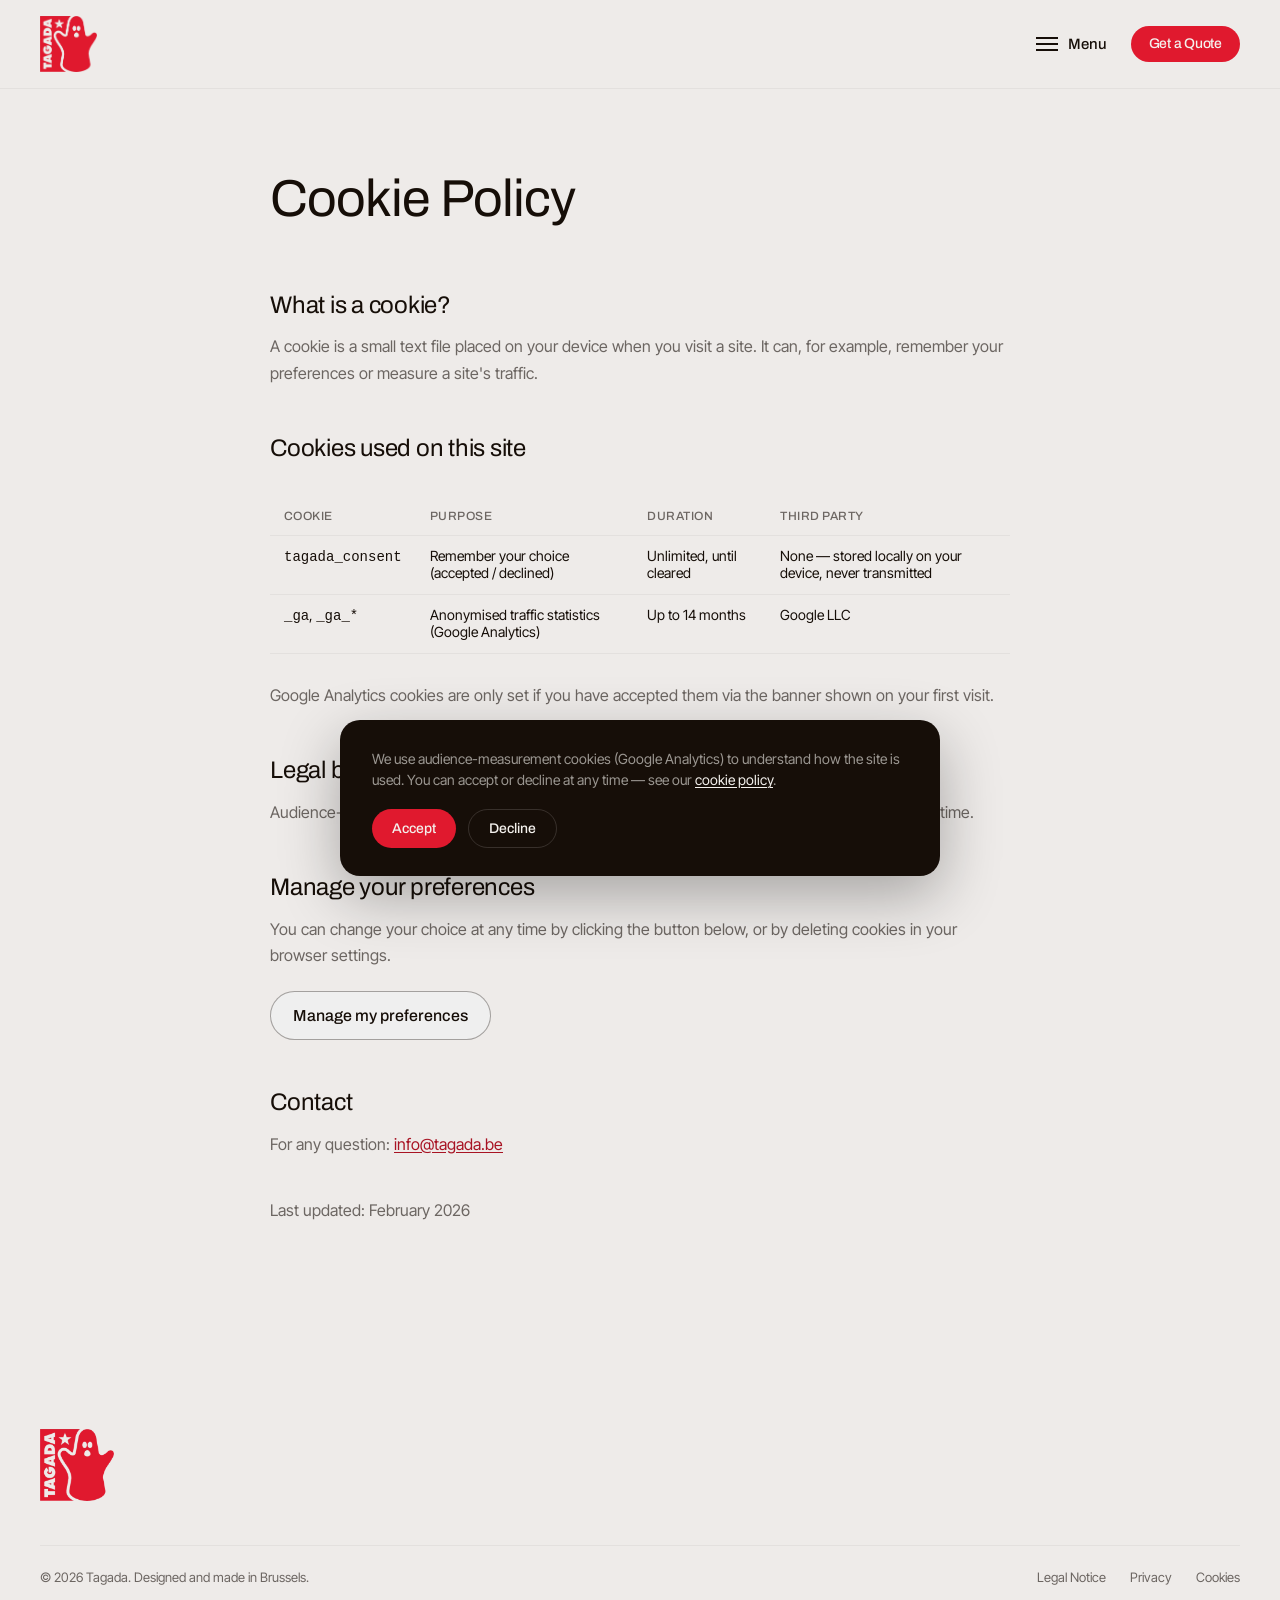
<file: en/cookies.html>
<!doctype html>
<html lang="en">
<head>
<meta charset="utf-8">
<meta name="viewport" content="width=device-width, initial-scale=1">
<title>Cookie Policy — Tagada</title>
<meta name="description" content="Details of the cookies used on the Tagada.be website and how to manage your preferences.">
<link rel="canonical" href="https://tagada.be/en/cookies.html">
<link rel="icon" type="image/x-icon" href="../favicon.ico">
<link rel="icon" type="image/png" sizes="32x32" href="../favicon-32.png">
<link rel="icon" type="image/png" sizes="16x16" href="../favicon-16.png">
<link rel="apple-touch-icon" sizes="180x180" href="../apple-touch-icon.png">
<link rel="manifest" href="../site.webmanifest">
<meta name="theme-color" content="#E0192E">
<link rel="alternate" hreflang="fr" href="https://tagada.be/cookies.html">
<link rel="alternate" hreflang="en" href="https://tagada.be/en/cookies.html">
<link rel="alternate" hreflang="nl" href="https://tagada.be/nl/cookies.html">
<link rel="alternate" hreflang="x-default" href="https://tagada.be/cookies.html">
<meta property="og:type" content="website">
<meta property="og:site_name" content="Tagada">
<meta property="og:title" content="Cookie Policy — Tagada">
<meta property="og:description" content="Details of the cookies used on the Tagada.be website and how to manage your preferences.">
<meta property="og:url" content="https://tagada.be/en/cookies.html">
<meta property="og:image" content="https://tagada.be/Images/og-image.jpg">
<meta property="og:image:width" content="1200">
<meta property="og:image:height" content="630">
<meta property="og:locale" content="en_GB">
<meta name="twitter:card" content="summary_large_image">
<meta name="twitter:title" content="Cookie Policy — Tagada">
<meta name="twitter:description" content="Details of the cookies used on the Tagada.be website and how to manage your preferences.">
<meta name="twitter:image" content="https://tagada.be/Images/og-image.jpg">

<style>
@font-face { font-family:'Archivo'; font-weight:400; font-style:normal; font-display:swap; src:url('../fonts/archivo-regular.ttf') format('truetype'); }
@font-face { font-family:'Archivo'; font-weight:500; font-style:normal; font-display:swap; src:url('../fonts/archivo-medium.ttf') format('truetype'); }
@font-face { font-family:'Inter Tight'; font-weight:400; font-style:normal; font-display:swap; src:url('../fonts/inter-tight-regular.ttf') format('truetype'); }
@font-face { font-family:'Inter Tight'; font-weight:500; font-style:normal; font-display:swap; src:url('../fonts/inter-tight-medium.ttf') format('truetype'); }
@font-face { font-family:'Inter Tight'; font-weight:600; font-style:normal; font-display:swap; src:url('../fonts/inter-tight-semibold.ttf') format('truetype'); }

:root{
  --bg: #EEEBE9;
  --surface: #FFFFFF;
  --gray: #E3E0DE;
  --ink: #160E08;
  --ink-60: rgba(22,14,8,.6);
  --ink-35: rgba(22,14,8,.35);
  --ink-15: rgba(22,14,8,.15);
  --line: #E3E0DE;
  --accent: #E0192E;
  --accent-deep: #A81323;
  --on-dark: #F4F1ED;
  --on-dark-60: rgba(244,241,237,.6);
  --on-dark-15: rgba(244,241,237,.15);
  --dark-surface: #221A12;
  --ease: cubic-bezier(.645,.045,.355,1);
  --radius-pill: 800px;
  --radius-lg: 24px;
  --radius-md: 12px;
  --font-display: 'Archivo', 'Arial Narrow', sans-serif;
  --font-body: 'Inter Tight', Arial, sans-serif;
}
*{ box-sizing:border-box; }
html{ scroll-behavior:smooth; }
body{ margin:0; background:var(--bg); color:var(--ink); font-family:var(--font-body); font-size:16px; line-height:1.2; -webkit-font-smoothing:antialiased; }
h1,h2,h3,h4,h5,h6{ margin:0; font-family:var(--font-display); font-weight:400; }
p{ margin:0; }
a{ color:inherit; text-decoration:none; }
img{ display:block; max-width:100%; }
button{ font-family:inherit; }
::selection{ background:#FFDCBF; }

.wrap{ max-width:1280px; margin:0 auto; padding:0 40px; }
section{ padding:112px 0; }
@media (max-width:900px){ section{ padding:72px 0; } .wrap{ padding:0 24px; } }

.eyebrow{ display:inline-flex; align-items:center; gap:8px; font-family:var(--font-display); font-weight:500; font-size:13px; letter-spacing:.06em; text-transform:uppercase; color:var(--accent); margin-bottom:16px; }
.eyebrow::before{ content:''; width:6px; height:6px; border-radius:50%; background:var(--accent); }
.eyebrow.on-dark{ color:var(--accent); }

.btn-primary{ display:inline-flex; align-items:center; gap:8px; background:var(--accent); color:var(--on-dark); font-family:var(--font-display); font-weight:500; font-size:16px; letter-spacing:-.015rem; border-radius:var(--radius-pill); padding:16px 22px; border:none; cursor:pointer; transition:background-color .4s var(--ease); }
.btn-primary:hover{ background:var(--accent-deep); }
.btn-primary svg{ width:16px; height:16px; }
.btn-secondary{ display:inline-flex; align-items:center; gap:8px; font-family:var(--font-display); font-weight:500; font-size:16px; letter-spacing:-.015rem; border-bottom:1px solid currentColor; padding-bottom:2px; transition:opacity .4s var(--ease); }
.btn-secondary:hover{ opacity:.6; }
.btn-outline{ display:inline-flex; align-items:center; gap:8px; border:1px solid var(--ink-35); color:var(--ink); font-family:var(--font-display); font-weight:500; font-size:16px; border-radius:var(--radius-pill); padding:15px 22px; transition:border-color .4s var(--ease), background-color .4s var(--ease); }
.btn-outline:hover{ border-color:var(--ink); }
.btn-outline.on-dark{ border-color:var(--on-dark-15); color:var(--on-dark); }
.btn-outline.on-dark:hover{ border-color:var(--on-dark); }

/* ---------- Navbar ---------- */
.navbar{ position:fixed; top:0; left:0; right:0; z-index:500; background:var(--bg); border-bottom:1px solid var(--line); transition:border-color .3s; }
.navbar-inner{ max-width:1280px; margin:0 auto; padding:16px 40px; display:flex; align-items:center; justify-content:space-between; }
.brand{ display:flex; align-items:center; gap:10px; font-family:var(--font-display); font-weight:500; font-size:20px; letter-spacing:-.02em; }
.brand .mark{ width:auto; height:56px; object-fit:contain; display:block; }
.nav-actions{ display:flex; align-items:center; gap:24px; }
.menu-trigger{ display:flex; align-items:center; gap:10px; background:none; border:none; cursor:pointer; font-family:var(--font-display); font-weight:500; font-size:15px; color:var(--ink); padding:0; }
.menu-trigger .bars{ width:22px; height:14px; position:relative; }
.menu-trigger .bars span{ position:absolute; left:0; width:100%; height:2px; background:var(--ink); transition:transform .3s var(--ease), opacity .3s var(--ease); }
.menu-trigger .bars span:nth-child(1){ top:0; }
.menu-trigger .bars span:nth-child(2){ top:6px; }
.menu-trigger .bars span:nth-child(3){ top:12px; }
.nav-actions .btn-primary{ padding:10px 18px; font-size:14px; }

/* ---------- Menu overlay (anchors) ---------- */
.menu-overlay{ position:fixed; inset:0; z-index:900; background:rgba(17,17,17,.5); backdrop-filter:blur(10px); -webkit-backdrop-filter:blur(10px);
  display:flex; align-items:center; justify-content:center; opacity:0; pointer-events:none; transition:opacity .4s var(--ease); }
.menu-overlay.is-open{ opacity:1; pointer-events:auto; }
.menu-panel{ text-align:center; transform:translateY(16px); transition:transform .5s var(--ease); }
.menu-overlay.is-open .menu-panel{ transform:translateY(0); }
.menu-close{ position:absolute; top:28px; right:40px; width:44px; height:44px; border-radius:50%; border:1px solid var(--on-dark-15); background:none; color:var(--on-dark); cursor:pointer; display:flex; align-items:center; justify-content:center; transition:border-color .3s; }
.menu-close:hover{ border-color:var(--on-dark); }
.menu-links{ display:flex; flex-direction:column; gap:6px; }
.menu-links a{ font-family:var(--font-display); font-weight:400; font-size:clamp(36px,6vw,64px); letter-spacing:-.02em; color:var(--on-dark); transition:opacity .3s; padding:6px 0; }
.menu-links a:hover{ opacity:.55; }
.menu-foot{ margin-top:40px; display:flex; gap:24px; justify-content:center; }
.menu-foot a{ font-family:var(--font-body); font-weight:500; font-size:14px; color:var(--on-dark-60); }
.menu-foot a:hover{ color:var(--on-dark); }
body.menu-open{ overflow:hidden; }

/* ---------- Hero ---------- */
.hero{ position:relative; padding-top:172px; padding-bottom:48px; background:var(--bg); overflow:hidden; }
.hero::before{ content:''; position:absolute; inset:0;
  background-image:
    repeating-linear-gradient(to right, rgba(22,14,8,.08) 0 1px, transparent 1px 62px),
    repeating-linear-gradient(to bottom, rgba(22,14,8,.08) 0 1px, transparent 1px 62px);
  -webkit-mask-image:linear-gradient(to bottom, black 0%, transparent 65%);
  mask-image:linear-gradient(to bottom, black 0%, transparent 65%);
}
.hero-inner{ position:relative; z-index:1; max-width:1280px; margin:0 auto; padding:0 40px; }
.hero h1{ font-size:clamp(36px, 5.2vw, 64px); line-height:1.02; letter-spacing:-.02em; color:var(--ink); text-wrap:balance; max-width:900px; }
.hero p{ margin-top:24px; font-size:19px; line-height:1.55; color:var(--ink-60); font-weight:500; max-width:640px; }
.hero-actions{ margin-top:32px; display:flex; align-items:center; gap:28px; flex-wrap:wrap; }
.video-panel{ position:relative; z-index:1; max-width:1280px; margin:64px auto 0; padding:0 40px; }
.video-frame{ position:relative; border-radius:var(--radius-lg); overflow:hidden; aspect-ratio:16/8; }
.video-frame img{ width:100%; height:100%; object-fit:cover; filter:saturate(.85); }
.video-frame .scrim{ position:absolute; inset:0; background:linear-gradient(180deg, rgba(10,6,3,.05) 0%, rgba(10,6,3,.35) 100%); }
@media (max-width:640px){ .video-frame{ aspect-ratio:4/5; } }

/* ---------- Intro (page-load) reveal — matches the reference's slideInBottom preset ---------- */
.reveal{ opacity:0; transform:translateY(40px); animation:reveal-in .9s cubic-bezier(.25,1,.5,1) forwards; }
.reveal-1{ animation-delay:.05s; }
.reveal-2{ animation-delay:.2s; }
.reveal-3{ animation-delay:.35s; }
.reveal-4{ animation-delay:.5s; }
@keyframes reveal-in{ to{ opacity:1; transform:translateY(0); } }
@media (prefers-reduced-motion: reduce){ .reveal{ animation:none; opacity:1; transform:none; } }

/* ---------- Scroll reveal (sitewide) — same slideInBottom language, IntersectionObserver-driven ---------- */
.reveal-io{ opacity:0; transform:translateY(38px); transition:opacity .9s cubic-bezier(.25,1,.5,1), transform .9s cubic-bezier(.25,1,.5,1); }
.reveal-io.is-visible{ opacity:1; transform:translateY(0); }
@media (prefers-reduced-motion: reduce){ .reveal-io{ opacity:1 !important; transform:none !important; transition:none !important; } }

/* ---------- Image curtain reveal — same mechanism as the accordion fill ---------- */
.curtain{ position:relative; overflow:hidden; }
.curtain .cur-fill{ position:absolute; left:0; right:0; bottom:0; top:auto; height:100%; background:var(--accent); transition:height 1.1s var(--ease); z-index:2; }
.curtain.is-revealed .cur-fill{ height:0%; }
@media (prefers-reduced-motion: reduce){ .curtain .cur-fill{ display:none; } }

/* ---------- Button icon slide — two stacked arrows swapping in a clipped window ---------- */
.icon-slide{ position:relative; width:16px; height:16px; overflow:hidden; display:inline-block; flex-shrink:0; }
.icon-slide svg{ position:absolute; top:0; left:0; width:16px; height:16px; transition:transform 1s var(--ease); }
.icon-slide .ic-a{ transform:translateX(0); }
.icon-slide .ic-b{ transform:translateX(-130%); }
.btn-primary:hover .icon-slide .ic-a{ transform:translateX(130%); }
.btn-primary:hover .icon-slide .ic-b{ transform:translateX(0); }

/* ---------- Navbar hide on scroll-down / reveal on scroll-up ---------- */
.navbar{ transition:transform .5s var(--ease), border-color .3s; }
.navbar.nav-hidden{ transform:translateY(-100%); }

/* ---------- Logo strip ---------- */
.logos-head{ text-align:center; font-family:var(--font-body); font-weight:600; font-size:19px; color:var(--ink); max-width:560px; margin:0 auto 48px; }
.logos-row{ display:flex; align-items:center; justify-content:space-between; gap:24px; flex-wrap:wrap; }
.logo-chip{ height:28px; width:auto; max-width:140px; object-fit:contain; display:block; filter:grayscale(1); opacity:.5; transition:filter .4s var(--ease), opacity .4s var(--ease); }
.logo-chip:hover{ filter:grayscale(0); opacity:1; }

/* ---------- Dark section base ---------- */
.section-dark{ background:var(--ink); color:var(--on-dark); }
.section-gray{ background:var(--gray); }

/* ---------- Why / Tabs ---------- */
.why-grid{ display:grid; grid-template-columns:1fr 1fr; gap:64px; align-items:center; }
.why-media{ position:relative; border-radius:var(--radius-lg); overflow:hidden; aspect-ratio:1/1; }
.why-media img{ width:100%; height:100%; object-fit:cover; }
.why-h2{ font-size:clamp(30px,3.4vw,42px); line-height:1.05; letter-spacing:-.02em; max-width:14ch; text-wrap:balance; }
.why-text{ margin-top:20px; font-size:18px; line-height:1.55; color:var(--on-dark-60); font-weight:500; max-width:52ch; }
.why-list{ margin-top:36px; display:flex; flex-direction:column; }
.why-item{ padding:22px 0; border-top:1px solid var(--on-dark-15); }
.why-item:last-child{ border-bottom:1px solid var(--on-dark-15); }
.why-item h4{ font-family:var(--font-display); font-weight:500; font-size:19px; }
.why-item p{ margin-top:8px; font-size:15px; line-height:1.5; color:var(--on-dark-60); }
.why-actions{ margin-top:32px; display:flex; align-items:center; gap:24px; }

/* ---------- Portfolio ---------- */
.section-head{ max-width:680px; margin-bottom:56px; }
.section-head h2{ font-size:clamp(32px,4vw,48px); letter-spacing:-.02em; line-height:1.05; text-wrap:balance; }
.section-head p{ margin-top:16px; font-size:18px; line-height:1.5; color:var(--ink-60); font-weight:500; }
.section-head-row{ display:flex; justify-content:space-between; align-items:flex-end; gap:32px; flex-wrap:wrap; margin-bottom:56px; }

.portfolio-grid{ columns:3; column-gap:24px; }
@media (max-width:1000px){ .portfolio-grid{ columns:2; } }
@media (max-width:640px){ .portfolio-grid{ columns:1; } }
.p-card{ break-inside:avoid; margin-bottom:24px; }
.p-card .frame{ position:relative; border-radius:var(--radius-md); overflow:hidden; }
.p-card .frame img{ width:100%; display:block; transition:transform 1s var(--ease); }
.p-card:hover .frame img{ transform:scale(1.08); }
.p-card .body{ padding-top:20px; }
.p-card h3{ font-size:22px; letter-spacing:-.01em; }
.p-card .desc{ margin-top:10px; font-size:15px; line-height:1.5; color:var(--ink-60); }
.p-tags{ margin-top:14px; display:flex; gap:8px; flex-wrap:wrap; }
.p-tag{ font-family:var(--font-body); font-weight:500; font-size:12px; color:var(--ink-60); border:1px solid var(--ink-15); border-radius:6px; padding:5px 10px; }
.portfolio-more{ margin-top:48px; text-align:center; }

/* ---------- Atelier / list ---------- */
.atelier-grid{ display:grid; grid-template-columns:1fr 1fr; gap:64px; align-items:center; }
.atelier-media{ border-radius:var(--radius-lg); overflow:hidden; aspect-ratio:3/4; }
.atelier-media img{ width:100%; height:100%; object-fit:cover; }
.atelier-list{ margin-top:28px; display:flex; flex-direction:column; gap:20px; }
.atelier-item{ display:flex; gap:16px; align-items:flex-start; }
.atelier-item .ic{ width:24px; height:24px; flex-shrink:0; color:var(--accent-deep); margin-top:2px; }
.atelier-item p{ font-size:16px; line-height:1.5; }
.atelier-actions{ margin-top:32px; display:flex; align-items:center; gap:24px; }
@media (max-width:900px){ .why-grid, .atelier-grid{ grid-template-columns:1fr; } }

/* ---------- Accordion (FAQ) — matches design system curtain ---------- */
.accordion-list{ display:flex; flex-direction:column; gap:14px; }
.accordion2{ position:relative; background:rgba(244,241,237,.06); border:1px solid var(--on-dark-15); border-radius:16px; overflow:hidden; cursor:pointer; }
.accordion2 .fill{ position:absolute; left:0; top:0; width:100%; height:0%; background:var(--accent); transition:height .7s var(--ease); }
.accordion2 .fill.hover-fill{ z-index:1; }
.accordion2 .fill.open-fill{ z-index:2; }
.accordion2:hover .fill.hover-fill{ height:100%; }
.accordion2.is-active .fill.open-fill{ height:100%; }
.accordion2 .head{ position:relative; z-index:3; display:flex; gap:20px; align-items:center; padding:22px 26px; }
.accordion2 .head p{ flex:1; font-family:var(--font-body); font-weight:600; font-size:18px; color:var(--on-dark); transition:color .4s var(--ease); }
.accordion2.is-active .head p, .accordion2:hover .head p{ color:var(--ink); }
.accordion2 .icon{ width:32px; height:32px; border-radius:50%; border:1px solid var(--on-dark-15); display:flex; align-items:center; justify-content:center; font-family:var(--font-display); font-size:18px; line-height:1; color:var(--on-dark); transition:transform .7s var(--ease), color .4s var(--ease), border-color .4s var(--ease); flex-shrink:0; }
.accordion2.is-active .icon{ transform:rotate(45deg); }
.accordion2.is-active .icon, .accordion2:hover .icon{ color:var(--ink); border-color:var(--ink-35); }
.accordion2 .body{ position:relative; z-index:3; max-height:0; overflow:hidden; transition:max-height .7s var(--ease); }
.accordion2.is-active .body{ max-height:160px; }
.accordion2 .body p{ margin:0; padding:0 26px 22px; font-size:15px; line-height:1.6; max-width:64ch; color:var(--ink); }
.faq-more{ margin-top:56px; max-width:520px; }
.faq-more h3{ font-size:26px; letter-spacing:-.01em; }
.faq-more p{ margin-top:10px; font-size:16px; color:var(--on-dark-60); }
.faq-more .btn-outline{ margin-top:20px; }

/* ---------- CTA ---------- */
.cta-card{ position:relative; overflow:hidden; background:var(--gray); color:var(--ink); border-radius:var(--radius-lg); padding:80px 40px; text-align:center; }
.cta-card::before{ content:''; position:absolute; inset:0;
  background-image:
    repeating-linear-gradient(to right, rgba(22,14,8,.09) 0 1px, transparent 1px 62px),
    repeating-linear-gradient(to bottom, rgba(22,14,8,.09) 0 1px, transparent 1px 62px);
  -webkit-mask-image:radial-gradient(ellipse at center, black 0%, transparent 75%);
  mask-image:radial-gradient(ellipse at center, black 0%, transparent 75%);
}
.cta-card > *{ position:relative; z-index:1; }
.cta-card h2{ font-size:clamp(30px,4vw,44px); letter-spacing:-.02em; max-width:16ch; margin:0 auto; text-wrap:balance; }
.cta-card p{ margin-top:18px; font-size:18px; color:var(--ink-60); max-width:52ch; margin-left:auto; margin-right:auto; }
.cta-actions{ margin-top:32px; display:flex; gap:16px; justify-content:center; flex-wrap:wrap; }

/* ---------- Contact ---------- */
.contact-grid{ display:grid; grid-template-columns:1.1fr .9fr; gap:80px; }
.field{ margin-bottom:20px; }
.field label{ display:block; font-family:var(--font-body); font-weight:600; font-size:14px; margin-bottom:8px; color:var(--on-dark-60); }
.field input, .field select, .field textarea{ width:100%; background:rgba(244,241,237,.06); border:1px solid var(--on-dark-15); border-radius:var(--radius-md); padding:13px 16px; font-family:var(--font-body); font-size:15px; color:var(--on-dark); transition:border-color .3s var(--ease); }
.field input:focus, .field select:focus, .field textarea:focus{ outline:none; border-color:var(--accent); }
.field textarea{ resize:vertical; min-height:110px; }
.row2{ display:grid; grid-template-columns:1fr 1fr; gap:20px; }
.radios{ display:grid; grid-template-columns:1fr 1fr; gap:12px 20px; margin-top:8px; }
.radio-opt{ display:flex; align-items:center; gap:10px; font-size:15px; }
.radio-opt input{ width:18px; height:18px; accent-color:var(--accent); }
.check-opt{ display:flex; align-items:center; gap:10px; font-size:14px; color:var(--on-dark-60); margin:8px 0 24px; }
.check-opt input{ width:18px; height:18px; accent-color:var(--accent); }
.contact-info{ display:flex; flex-direction:column; gap:36px; }
.info-block{ display:flex; gap:16px; }
.info-block .ic{ width:28px; height:28px; color:var(--accent); flex-shrink:0; }
.info-block h4{ font-size:18px; margin-bottom:4px; }
.info-block p{ font-size:15px; color:var(--on-dark-60); line-height:1.5; }
.info-block a{ font-size:15px; text-decoration:underline; text-underline-offset:3px; }
@media (max-width:900px){ .contact-grid{ grid-template-columns:1fr; gap:48px; } .row2, .radios{ grid-template-columns:1fr; } }

/* ---------- Footer ---------- */
.footer-cols{ display:flex; gap:80px; flex-wrap:wrap; }
.footer-col{ min-width:160px; }
.footer-col h5{ font-family:var(--font-display); font-weight:500; font-size:14px; text-transform:uppercase; letter-spacing:.05em; color:var(--ink-60); margin-bottom:16px; }
.footer-col a{ display:block; font-size:15px; padding:8px 0; }
.footer-col a:hover{ color:var(--accent-deep); }
.footer-col a.social-link{ display:flex; align-items:center; gap:12px; }
.social-link .ic{ width:18px; height:18px; flex-shrink:0; }
.footer-brand{ display:inline-block; }
.footer-brand img{ height:72px; width:auto; display:block; }
.footer-credits{ margin-top:40px; padding-top:24px; border-top:1px solid var(--line); display:flex; justify-content:space-between; align-items:center; gap:20px; flex-wrap:wrap; font-size:13px; color:var(--ink-60); }
.footer-legal{ display:flex; gap:24px; }
@media (max-width:900px){ .footer-cols{ gap:40px; } }
/* ---------- Cookie consent ---------- */
.cookie-banner{ position:fixed; left:24px; right:24px; bottom:24px; z-index:950; max-width:600px; margin:0 auto;
  background:var(--ink); color:var(--on-dark); border-radius:20px; padding:28px 32px; box-shadow:0 20px 60px rgba(0,0,0,.3);
  transform:translateY(24px); opacity:0; pointer-events:none; transition:transform .5s var(--ease), opacity .5s var(--ease); }
.cookie-banner.is-shown{ transform:translateY(0); opacity:1; pointer-events:auto; }
.cookie-banner p{ font-size:14px; line-height:1.55; color:var(--on-dark-60); }
.cookie-banner a{ text-decoration:underline; color:var(--on-dark); text-underline-offset:2px; }
.cookie-actions{ margin-top:18px; display:flex; gap:12px; flex-wrap:wrap; }
.cookie-actions button{ font-family:var(--font-display); font-weight:500; font-size:14px; border-radius:var(--radius-pill); padding:11px 20px; cursor:pointer; transition:background-color .4s var(--ease), border-color .4s var(--ease); }
.cookie-actions .cb-accept{ background:var(--accent); color:var(--on-dark); border:none; }
.cookie-actions .cb-accept:hover{ background:var(--accent-deep); }
.cookie-actions .cb-reject{ background:none; color:var(--on-dark); border:1px solid var(--on-dark-15); }
.cookie-actions .cb-reject:hover{ border-color:var(--on-dark); }
@media (max-width:520px){ .cookie-banner{ left:12px; right:12px; bottom:12px; padding:22px; } }
/* ---------- Legal page prose ---------- */
.legal-hero{ padding:172px 0 64px; background:var(--bg); }
.legal-hero .wrap{ max-width:820px; }
.legal-hero h1{ font-size:clamp(32px,4.4vw,52px); letter-spacing:-.02em; line-height:1.05; }
.legal-hero p{ margin-top:16px; font-size:17px; color:var(--ink-60); }
.legal-body{ padding:0 0 112px; background:var(--bg); }
.legal-body .wrap{ max-width:820px; }
.legal-body h2{ font-size:24px; letter-spacing:-.01em; margin-top:48px; margin-bottom:14px; }
.legal-body h2:first-child{ margin-top:0; }
.legal-body p{ font-size:16px; line-height:1.65; color:var(--ink-60); margin-bottom:14px; }
.legal-body strong{ color:var(--ink); font-weight:600; }
.legal-body a{ color:var(--accent-deep); text-decoration:underline; text-underline-offset:2px; }
.legal-body ul{ margin:0 0 14px; padding-left:22px; }
.legal-body li{ font-size:16px; line-height:1.65; color:var(--ink-60); margin-bottom:8px; }
.legal-table{ width:100%; border-collapse:collapse; margin:20px 0 28px; font-size:14px; }
.legal-table th, .legal-table td{ text-align:left; padding:12px 14px; border-bottom:1px solid var(--line); vertical-align:top; }
.legal-table th{ font-family:var(--font-display); font-weight:500; font-size:12px; text-transform:uppercase; letter-spacing:.04em; color:var(--ink-60); }
.legal-table-wrap{ overflow-x:auto; }
.legal-updated{ margin-top:40px; font-size:13px; color:var(--ink-35); }
.legal-body .btn-outline{ margin-top:8px; }


.menu-foot a.is-current{ color:var(--on-dark); text-decoration:underline; text-underline-offset:3px; }
</style>
</head>
<body>
<nav class="navbar">
  <div class="navbar-inner">
    <a class="brand" href="index.html"><img class="mark" src="../Images/site/logo-tagada-red.png" alt="Tagada"></a>
    <div class="nav-actions">
      <button class="menu-trigger" onclick="toggleMenu(true)">
        <span class="bars"><span></span><span></span><span></span></span>
        Menu
      </button>
      <a href="index.html#contact" class="btn-primary">Get a Quote</a>
    </div>
  </div>
</nav>

<div class="menu-overlay" id="menuOverlay">
  <button class="menu-close" onclick="toggleMenu(false)" aria-label="Close menu">
    <svg width="18" height="18" viewBox="0 0 24 24" fill="none" stroke="currentColor" stroke-width="2"><path d="M18 6L6 18M6 6l12 12"/></svg>
  </button>
  <div class="menu-panel">
    <div class="menu-links">
      <a href="index.html#pourquoi" onclick="toggleMenu(false)">Expertise</a>
      <a href="index.html#rse" onclick="toggleMenu(false)">Commitments</a>
      <a href="index.html#portfolio" onclick="toggleMenu(false)">Our work</a>
      <a href="index.html#atelier" onclick="toggleMenu(false)">Workshop</a>
      <a href="index.html#faq" onclick="toggleMenu(false)">FAQ</a>
      <a href="index.html#contact" onclick="toggleMenu(false)">Contact</a>
    </div>
    <div class="menu-foot">
      <a href="mailto:info@tagada.be">info@tagada.be</a>
      <a href="tel:+3225343404">+32 2 534 34 04</a>
    </div>
    <div class="menu-foot" style="margin-top:16px;"><a href="https://tagada.be/cookies.html">FR</a><a href="https://tagada.be/en/cookies.html" class="is-current">EN</a><a href="https://tagada.be/nl/cookies.html">NL</a></div>
  </div>
</div>

<section class="legal-hero">
  <div class="wrap">
    <h1>Cookie Policy</h1>
  </div>
</section>

<section class="legal-body">
  <div class="wrap">

    <h2>What is a cookie?</h2>
    <p>A cookie is a small text file placed on your device when you visit a site. It can, for example, remember your preferences or measure a site's traffic.</p>

    <h2>Cookies used on this site</h2>
    <div class="legal-table-wrap">
      <table class="legal-table">
        <tr><th>Cookie</th><th>Purpose</th><th>Duration</th><th>Third party</th></tr>
        <tr><td><code>tagada_consent</code></td><td>Remember your choice (accepted / declined)</td><td>Unlimited, until cleared</td><td>None &mdash; stored locally on your device, never transmitted</td></tr>
        <tr><td><code>_ga</code>, <code>_ga_*</code></td><td>Anonymised traffic statistics (Google Analytics)</td><td>Up to 14 months</td><td>Google LLC</td></tr>
      </table>
    </div>
    <p>Google Analytics cookies are only set if you have accepted them via the banner shown on your first visit.</p>

    <h2>Legal basis</h2>
    <p>Audience-measurement cookies are only set with your prior consent. You can withdraw it at any time.</p>

    <h2>Manage your preferences</h2>
    <p>You can change your choice at any time by clicking the button below, or by deleting cookies in your browser settings.</p>
    <button class="btn-outline" onclick="tagadaOpenCookiePrefs()" type="button">Manage my preferences</button>

    <h2>Contact</h2>
    <p>For any question: <a href="mailto:info@tagada.be">info@tagada.be</a></p>

    <p class="legal-updated">Last updated: February 2026</p>

  </div>
</section>

<footer>
  <div class="wrap" style="padding:80px 40px;">
    <!-- Social links hidden until the real Facebook / Instagram / LinkedIn URLs are known
    <div class="footer-cols reveal-io" data-reveal-group>
      <div class="footer-col">
        <h5>Follow us</h5>
        <a class="social-link" href="#"><svg class="ic" viewBox="0 0 24 24" fill="currentColor"><path d="M22 12a10 10 0 10-11.6 9.9v-7H7.9V12h2.5V9.8c0-2.5 1.5-3.9 3.8-3.9 1.1 0 2.2.2 2.2.2v2.4h-1.3c-1.2 0-1.6.8-1.6 1.6V12h2.8l-.4 2.9h-2.4v7A10 10 0 0022 12z"/></svg>Facebook</a>
        <a class="social-link" href="#"><svg class="ic" viewBox="0 0 24 24" fill="none" stroke="currentColor" stroke-width="1.8"><rect x="2" y="2" width="20" height="20" rx="5"/><circle cx="12" cy="12" r="4"/><circle cx="17.5" cy="6.5" r="1"/></svg>Instagram</a>
        <a class="social-link" href="#"><svg class="ic" viewBox="0 0 24 24" fill="currentColor"><path d="M4.98 3.5a2.5 2.5 0 11-.02 5 2.5 2.5 0 01.02-5zM3 9h4v12H3zM9 9h3.8v1.7h.05c.53-1 1.83-2.05 3.77-2.05 4.03 0 4.78 2.65 4.78 6.1V21h-4v-5.6c0-1.34-.03-3.07-1.87-3.07-1.87 0-2.16 1.46-2.16 2.97V21H9z"/></svg>LinkedIn</a>
      </div>
    </div>
    -->
    <a class="footer-brand" href="index.html" aria-label="Tagada"><img loading="lazy" src="../Images/site/logo-tagada-red.png" alt="Tagada"></a>
    <div class="footer-credits">
      <span>© 2026 Tagada. Designed and made in Brussels.</span>
      <div class="footer-legal"><a href="mentions-legales.html">Legal Notice</a><a href="confidentialite.html">Privacy</a><a href="cookies.html">Cookies</a></div>
    </div>
  </div>
</footer>

<div class="cookie-banner" id="cookieBanner" role="dialog" aria-label="Preferences cookies">
  <p>We use audience-measurement cookies (Google Analytics) to understand how the site is used. You can accept or decline at any time &mdash; see our <a href="cookies.html">cookie policy</a>.</p>
  <div class="cookie-actions">
    <button class="cb-accept" onclick="tagadaSetConsent(true)">Accept</button>
    <button class="cb-reject" onclick="tagadaSetConsent(false)">Decline</button>
  </div>
</div>

<script>
function toggleMenu(open){
  document.getElementById('menuOverlay').classList.toggle('is-open', open);
  document.body.classList.toggle('menu-open', open);
}

document.querySelectorAll('.accordion2').forEach(function(item, i){
  if (i === 0) item.classList.add('is-active');
  item.addEventListener('click', function(){ item.classList.toggle('is-active'); });
});

/* Scroll reveal — stagger siblings inside each [data-reveal-group], then
   fire once each .reveal-io / .curtain scrolls into view. Deliberately polls
   on a plain interval instead of scroll/rAF/IntersectionObserver: those all
   tie to the compositor's paint cycle, which some sandboxed embeddings throttle
   or never tick, silently leaving content stuck invisible. A timer always runs. */
(function(){
  document.querySelectorAll('[data-reveal-group]').forEach(function(group){
    var items = group.querySelectorAll('.reveal-io, .curtain, .p-card');
    items.forEach(function(el, i){ el.style.transitionDelay = (Math.min(i, 6) * 90) + 'ms'; });
  });
  var targets = Array.prototype.slice.call(document.querySelectorAll('.reveal-io, .curtain'));
  var timer = setInterval(sweep, 150);
  function sweep(){
    if (!targets.length){ clearInterval(timer); return; }
    var vh = window.innerHeight;
    targets = targets.filter(function(el){
      var r = el.getBoundingClientRect();
      if (r.top < vh - 60 && r.bottom > 0){
        // an element can be both .reveal-io (fade+slide in) AND .curtain
        // (its own orange lift) at once — flag each independently, or the
        // one that runs second silently overwrites/skips the other.
        if (el.classList.contains('reveal-io')) el.classList.add('is-visible');
        if (el.classList.contains('curtain')) el.classList.add('is-revealed');
        return false;
      }
      return true;
    });
  }
  sweep();
})();

/* Navbar — hide on scroll down, reveal on scroll up (matches the reference navbar). Polled, see note above. */
(function(){
  var nav = document.querySelector('.navbar');
  var lastY = window.scrollY;
  setInterval(function(){
    var y = window.scrollY;
    if (y === lastY) return;
    if (y > lastY && y > 140) nav.classList.add('nav-hidden');
    else nav.classList.remove('nav-hidden');
    lastY = y;
  }, 150);
})();

/* ---------- Cookie consent + Google Analytics gating ---------- */
var GA_MEASUREMENT_ID = 'G-HF92ERQL9P'; // Google Analytics 4, propriete tagada.be

function tagadaLoadAnalytics(){
  if (!GA_MEASUREMENT_ID) return;
  var s = document.createElement('script');
  s.async = true;
  s.src = 'https://www.googletagmanager.com/gtag/js?id=' + GA_MEASUREMENT_ID;
  document.head.appendChild(s);
  window.dataLayer = window.dataLayer || [];
  window.gtag = function(){ dataLayer.push(arguments); };
  gtag('js', new Date());
  gtag('config', GA_MEASUREMENT_ID, { anonymize_ip: true });
}

/* Sends a GA4 event only when analytics is loaded, i.e. after cookie consent. */
function tagadaTrack(name, params){
  if (window.gtag) gtag('event', name, params || {});
}
document.addEventListener('click', function(e){
  var link = e.target.closest && e.target.closest('a[href^="tel:"], a[href^="mailto:"]');
  if (!link) return;
  tagadaTrack(link.href.indexOf('tel:') === 0 ? 'clic_telephone' : 'clic_email', { link_url: link.href });
});

function tagadaSetConsent(accepted){
  localStorage.setItem('tagada_consent', accepted ? 'accepted' : 'rejected');
  document.getElementById('cookieBanner').classList.remove('is-shown');
  if (accepted) tagadaLoadAnalytics();
}

function tagadaOpenCookiePrefs(){
  document.getElementById('cookieBanner').classList.add('is-shown');
}

(function(){
  var consent = localStorage.getItem('tagada_consent');
  if (consent === 'accepted'){ tagadaLoadAnalytics(); }
  else if (consent !== 'rejected'){
    setTimeout(function(){ document.getElementById('cookieBanner').classList.add('is-shown'); }, 600);
  }
})();
</script>
</body>
</html>
</file>
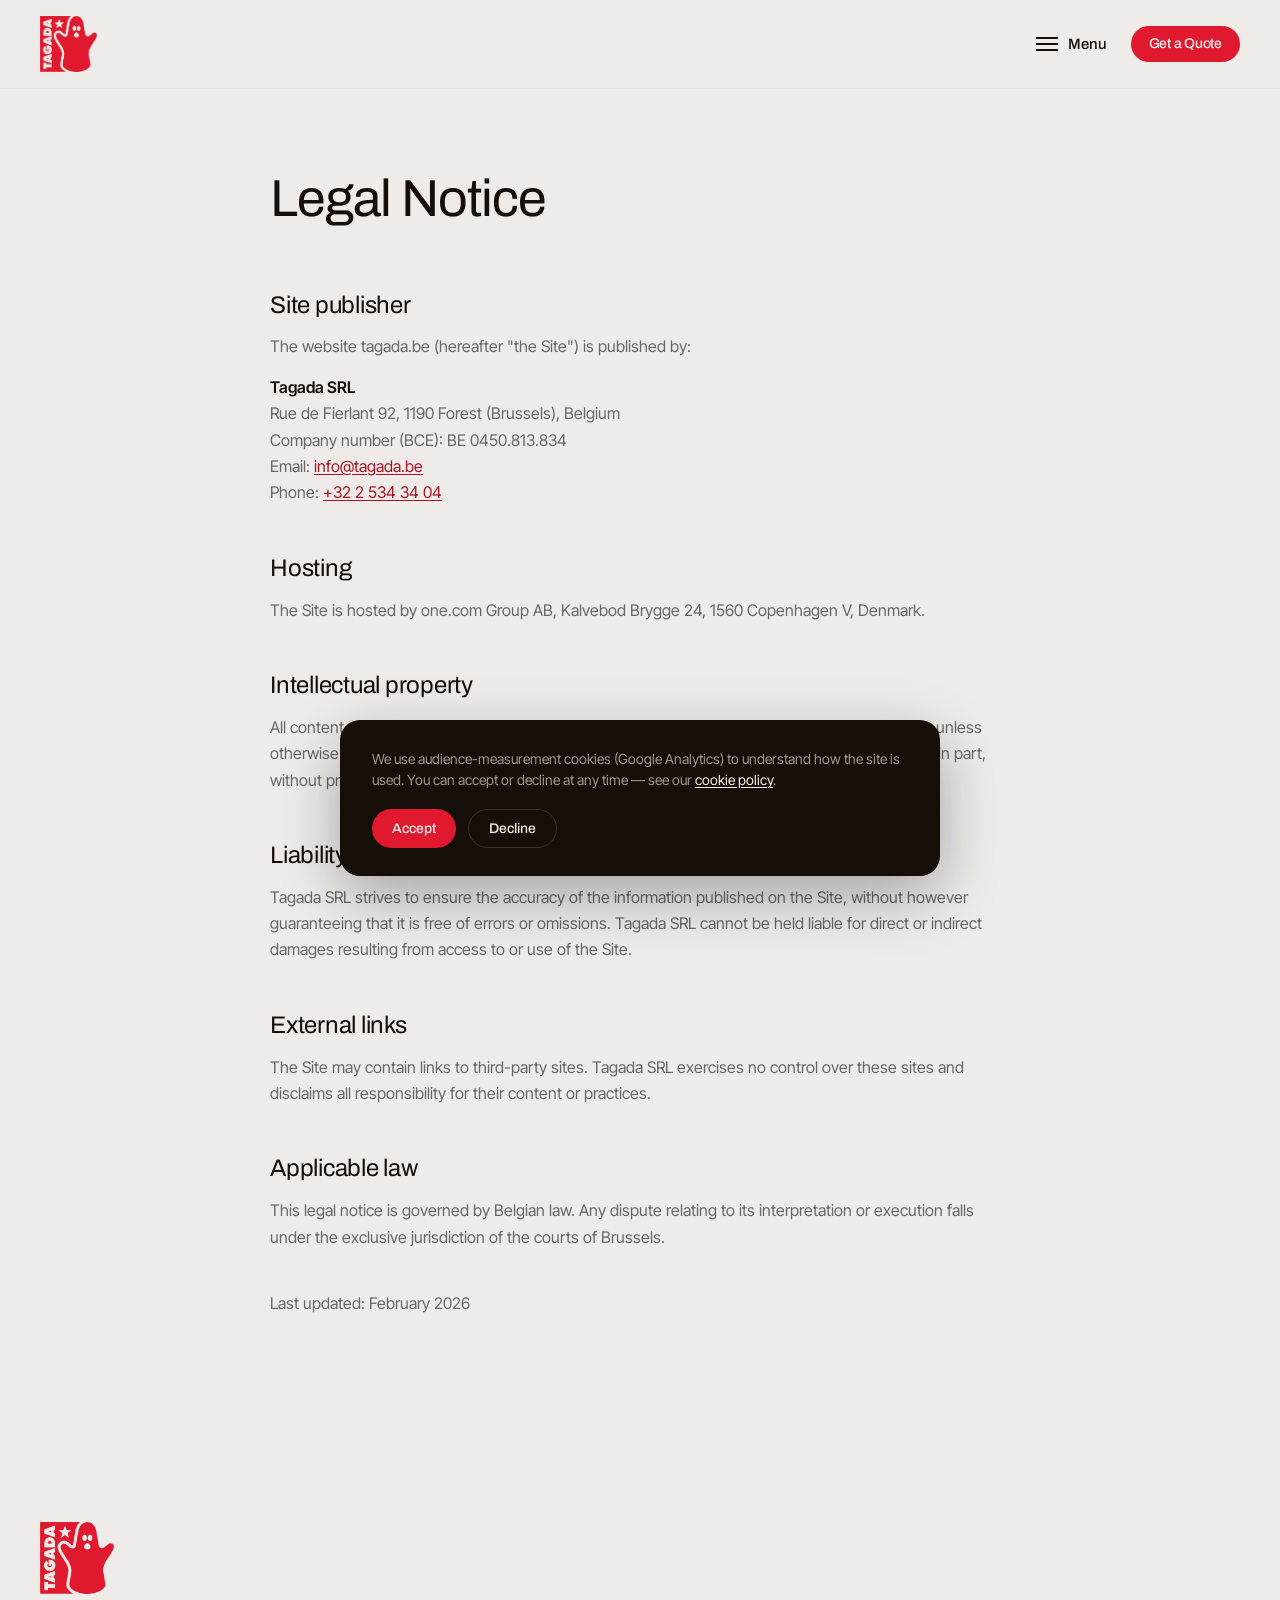
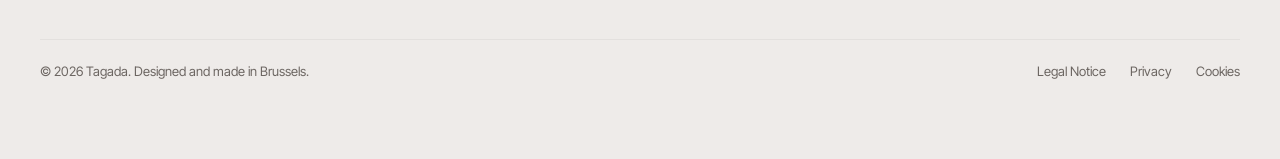
<file: en/mentions-legales.html>
<!doctype html>
<html lang="en">
<head>
<meta charset="utf-8">
<meta name="viewport" content="width=device-width, initial-scale=1">
<title>Legal Notice — Tagada</title>
<meta name="description" content="Legal notice for the Tagada.be website: publisher, hosting, intellectual property.">
<link rel="canonical" href="https://tagada.be/en/mentions-legales.html">
<link rel="icon" type="image/x-icon" href="../favicon.ico">
<link rel="icon" type="image/png" sizes="32x32" href="../favicon-32.png">
<link rel="icon" type="image/png" sizes="16x16" href="../favicon-16.png">
<link rel="apple-touch-icon" sizes="180x180" href="../apple-touch-icon.png">
<link rel="manifest" href="../site.webmanifest">
<meta name="theme-color" content="#E0192E">
<link rel="alternate" hreflang="fr" href="https://tagada.be/mentions-legales.html">
<link rel="alternate" hreflang="en" href="https://tagada.be/en/mentions-legales.html">
<link rel="alternate" hreflang="nl" href="https://tagada.be/nl/mentions-legales.html">
<link rel="alternate" hreflang="x-default" href="https://tagada.be/mentions-legales.html">
<meta property="og:type" content="website">
<meta property="og:site_name" content="Tagada">
<meta property="og:title" content="Legal Notice — Tagada">
<meta property="og:description" content="Legal notice for the Tagada.be website: publisher, hosting, intellectual property.">
<meta property="og:url" content="https://tagada.be/en/mentions-legales.html">
<meta property="og:image" content="https://tagada.be/Images/og-image.jpg">
<meta property="og:image:width" content="1200">
<meta property="og:image:height" content="630">
<meta property="og:locale" content="en_GB">
<meta name="twitter:card" content="summary_large_image">
<meta name="twitter:title" content="Legal Notice — Tagada">
<meta name="twitter:description" content="Legal notice for the Tagada.be website: publisher, hosting, intellectual property.">
<meta name="twitter:image" content="https://tagada.be/Images/og-image.jpg">

<style>
@font-face { font-family:'Archivo'; font-weight:400; font-style:normal; font-display:swap; src:url('../fonts/archivo-regular.ttf') format('truetype'); }
@font-face { font-family:'Archivo'; font-weight:500; font-style:normal; font-display:swap; src:url('../fonts/archivo-medium.ttf') format('truetype'); }
@font-face { font-family:'Inter Tight'; font-weight:400; font-style:normal; font-display:swap; src:url('../fonts/inter-tight-regular.ttf') format('truetype'); }
@font-face { font-family:'Inter Tight'; font-weight:500; font-style:normal; font-display:swap; src:url('../fonts/inter-tight-medium.ttf') format('truetype'); }
@font-face { font-family:'Inter Tight'; font-weight:600; font-style:normal; font-display:swap; src:url('../fonts/inter-tight-semibold.ttf') format('truetype'); }

:root{
  --bg: #EEEBE9;
  --surface: #FFFFFF;
  --gray: #E3E0DE;
  --ink: #160E08;
  --ink-60: rgba(22,14,8,.6);
  --ink-35: rgba(22,14,8,.35);
  --ink-15: rgba(22,14,8,.15);
  --line: #E3E0DE;
  --accent: #E0192E;
  --accent-deep: #A81323;
  --on-dark: #F4F1ED;
  --on-dark-60: rgba(244,241,237,.6);
  --on-dark-15: rgba(244,241,237,.15);
  --dark-surface: #221A12;
  --ease: cubic-bezier(.645,.045,.355,1);
  --radius-pill: 800px;
  --radius-lg: 24px;
  --radius-md: 12px;
  --font-display: 'Archivo', 'Arial Narrow', sans-serif;
  --font-body: 'Inter Tight', Arial, sans-serif;
}
*{ box-sizing:border-box; }
html{ scroll-behavior:smooth; }
body{ margin:0; background:var(--bg); color:var(--ink); font-family:var(--font-body); font-size:16px; line-height:1.2; -webkit-font-smoothing:antialiased; }
h1,h2,h3,h4,h5,h6{ margin:0; font-family:var(--font-display); font-weight:400; }
p{ margin:0; }
a{ color:inherit; text-decoration:none; }
img{ display:block; max-width:100%; }
button{ font-family:inherit; }
::selection{ background:#FFDCBF; }

.wrap{ max-width:1280px; margin:0 auto; padding:0 40px; }
section{ padding:112px 0; }
@media (max-width:900px){ section{ padding:72px 0; } .wrap{ padding:0 24px; } }

.eyebrow{ display:inline-flex; align-items:center; gap:8px; font-family:var(--font-display); font-weight:500; font-size:13px; letter-spacing:.06em; text-transform:uppercase; color:var(--accent); margin-bottom:16px; }
.eyebrow::before{ content:''; width:6px; height:6px; border-radius:50%; background:var(--accent); }
.eyebrow.on-dark{ color:var(--accent); }

.btn-primary{ display:inline-flex; align-items:center; gap:8px; background:var(--accent); color:var(--on-dark); font-family:var(--font-display); font-weight:500; font-size:16px; letter-spacing:-.015rem; border-radius:var(--radius-pill); padding:16px 22px; border:none; cursor:pointer; transition:background-color .4s var(--ease); }
.btn-primary:hover{ background:var(--accent-deep); }
.btn-primary svg{ width:16px; height:16px; }
.btn-secondary{ display:inline-flex; align-items:center; gap:8px; font-family:var(--font-display); font-weight:500; font-size:16px; letter-spacing:-.015rem; border-bottom:1px solid currentColor; padding-bottom:2px; transition:opacity .4s var(--ease); }
.btn-secondary:hover{ opacity:.6; }
.btn-outline{ display:inline-flex; align-items:center; gap:8px; border:1px solid var(--ink-35); color:var(--ink); font-family:var(--font-display); font-weight:500; font-size:16px; border-radius:var(--radius-pill); padding:15px 22px; transition:border-color .4s var(--ease), background-color .4s var(--ease); }
.btn-outline:hover{ border-color:var(--ink); }
.btn-outline.on-dark{ border-color:var(--on-dark-15); color:var(--on-dark); }
.btn-outline.on-dark:hover{ border-color:var(--on-dark); }

/* ---------- Navbar ---------- */
.navbar{ position:fixed; top:0; left:0; right:0; z-index:500; background:var(--bg); border-bottom:1px solid var(--line); transition:border-color .3s; }
.navbar-inner{ max-width:1280px; margin:0 auto; padding:16px 40px; display:flex; align-items:center; justify-content:space-between; }
.brand{ display:flex; align-items:center; gap:10px; font-family:var(--font-display); font-weight:500; font-size:20px; letter-spacing:-.02em; }
.brand .mark{ width:auto; height:56px; object-fit:contain; display:block; }
.nav-actions{ display:flex; align-items:center; gap:24px; }
.menu-trigger{ display:flex; align-items:center; gap:10px; background:none; border:none; cursor:pointer; font-family:var(--font-display); font-weight:500; font-size:15px; color:var(--ink); padding:0; }
.menu-trigger .bars{ width:22px; height:14px; position:relative; }
.menu-trigger .bars span{ position:absolute; left:0; width:100%; height:2px; background:var(--ink); transition:transform .3s var(--ease), opacity .3s var(--ease); }
.menu-trigger .bars span:nth-child(1){ top:0; }
.menu-trigger .bars span:nth-child(2){ top:6px; }
.menu-trigger .bars span:nth-child(3){ top:12px; }
.nav-actions .btn-primary{ padding:10px 18px; font-size:14px; }

/* ---------- Menu overlay (anchors) ---------- */
.menu-overlay{ position:fixed; inset:0; z-index:900; background:rgba(17,17,17,.5); backdrop-filter:blur(10px); -webkit-backdrop-filter:blur(10px);
  display:flex; align-items:center; justify-content:center; opacity:0; pointer-events:none; transition:opacity .4s var(--ease); }
.menu-overlay.is-open{ opacity:1; pointer-events:auto; }
.menu-panel{ text-align:center; transform:translateY(16px); transition:transform .5s var(--ease); }
.menu-overlay.is-open .menu-panel{ transform:translateY(0); }
.menu-close{ position:absolute; top:28px; right:40px; width:44px; height:44px; border-radius:50%; border:1px solid var(--on-dark-15); background:none; color:var(--on-dark); cursor:pointer; display:flex; align-items:center; justify-content:center; transition:border-color .3s; }
.menu-close:hover{ border-color:var(--on-dark); }
.menu-links{ display:flex; flex-direction:column; gap:6px; }
.menu-links a{ font-family:var(--font-display); font-weight:400; font-size:clamp(36px,6vw,64px); letter-spacing:-.02em; color:var(--on-dark); transition:opacity .3s; padding:6px 0; }
.menu-links a:hover{ opacity:.55; }
.menu-foot{ margin-top:40px; display:flex; gap:24px; justify-content:center; }
.menu-foot a{ font-family:var(--font-body); font-weight:500; font-size:14px; color:var(--on-dark-60); }
.menu-foot a:hover{ color:var(--on-dark); }
body.menu-open{ overflow:hidden; }

/* ---------- Hero ---------- */
.hero{ position:relative; padding-top:172px; padding-bottom:48px; background:var(--bg); overflow:hidden; }
.hero::before{ content:''; position:absolute; inset:0;
  background-image:
    repeating-linear-gradient(to right, rgba(22,14,8,.08) 0 1px, transparent 1px 62px),
    repeating-linear-gradient(to bottom, rgba(22,14,8,.08) 0 1px, transparent 1px 62px);
  -webkit-mask-image:linear-gradient(to bottom, black 0%, transparent 65%);
  mask-image:linear-gradient(to bottom, black 0%, transparent 65%);
}
.hero-inner{ position:relative; z-index:1; max-width:1280px; margin:0 auto; padding:0 40px; }
.hero h1{ font-size:clamp(36px, 5.2vw, 64px); line-height:1.02; letter-spacing:-.02em; color:var(--ink); text-wrap:balance; max-width:900px; }
.hero p{ margin-top:24px; font-size:19px; line-height:1.55; color:var(--ink-60); font-weight:500; max-width:640px; }
.hero-actions{ margin-top:32px; display:flex; align-items:center; gap:28px; flex-wrap:wrap; }
.video-panel{ position:relative; z-index:1; max-width:1280px; margin:64px auto 0; padding:0 40px; }
.video-frame{ position:relative; border-radius:var(--radius-lg); overflow:hidden; aspect-ratio:16/8; }
.video-frame img{ width:100%; height:100%; object-fit:cover; filter:saturate(.85); }
.video-frame .scrim{ position:absolute; inset:0; background:linear-gradient(180deg, rgba(10,6,3,.05) 0%, rgba(10,6,3,.35) 100%); }
@media (max-width:640px){ .video-frame{ aspect-ratio:4/5; } }

/* ---------- Intro (page-load) reveal — matches the reference's slideInBottom preset ---------- */
.reveal{ opacity:0; transform:translateY(40px); animation:reveal-in .9s cubic-bezier(.25,1,.5,1) forwards; }
.reveal-1{ animation-delay:.05s; }
.reveal-2{ animation-delay:.2s; }
.reveal-3{ animation-delay:.35s; }
.reveal-4{ animation-delay:.5s; }
@keyframes reveal-in{ to{ opacity:1; transform:translateY(0); } }
@media (prefers-reduced-motion: reduce){ .reveal{ animation:none; opacity:1; transform:none; } }

/* ---------- Scroll reveal (sitewide) — same slideInBottom language, IntersectionObserver-driven ---------- */
.reveal-io{ opacity:0; transform:translateY(38px); transition:opacity .9s cubic-bezier(.25,1,.5,1), transform .9s cubic-bezier(.25,1,.5,1); }
.reveal-io.is-visible{ opacity:1; transform:translateY(0); }
@media (prefers-reduced-motion: reduce){ .reveal-io{ opacity:1 !important; transform:none !important; transition:none !important; } }

/* ---------- Image curtain reveal — same mechanism as the accordion fill ---------- */
.curtain{ position:relative; overflow:hidden; }
.curtain .cur-fill{ position:absolute; left:0; right:0; bottom:0; top:auto; height:100%; background:var(--accent); transition:height 1.1s var(--ease); z-index:2; }
.curtain.is-revealed .cur-fill{ height:0%; }
@media (prefers-reduced-motion: reduce){ .curtain .cur-fill{ display:none; } }

/* ---------- Button icon slide — two stacked arrows swapping in a clipped window ---------- */
.icon-slide{ position:relative; width:16px; height:16px; overflow:hidden; display:inline-block; flex-shrink:0; }
.icon-slide svg{ position:absolute; top:0; left:0; width:16px; height:16px; transition:transform 1s var(--ease); }
.icon-slide .ic-a{ transform:translateX(0); }
.icon-slide .ic-b{ transform:translateX(-130%); }
.btn-primary:hover .icon-slide .ic-a{ transform:translateX(130%); }
.btn-primary:hover .icon-slide .ic-b{ transform:translateX(0); }

/* ---------- Navbar hide on scroll-down / reveal on scroll-up ---------- */
.navbar{ transition:transform .5s var(--ease), border-color .3s; }
.navbar.nav-hidden{ transform:translateY(-100%); }

/* ---------- Logo strip ---------- */
.logos-head{ text-align:center; font-family:var(--font-body); font-weight:600; font-size:19px; color:var(--ink); max-width:560px; margin:0 auto 48px; }
.logos-row{ display:flex; align-items:center; justify-content:space-between; gap:24px; flex-wrap:wrap; }
.logo-chip{ height:28px; width:auto; max-width:140px; object-fit:contain; display:block; filter:grayscale(1); opacity:.5; transition:filter .4s var(--ease), opacity .4s var(--ease); }
.logo-chip:hover{ filter:grayscale(0); opacity:1; }

/* ---------- Dark section base ---------- */
.section-dark{ background:var(--ink); color:var(--on-dark); }
.section-gray{ background:var(--gray); }

/* ---------- Why / Tabs ---------- */
.why-grid{ display:grid; grid-template-columns:1fr 1fr; gap:64px; align-items:center; }
.why-media{ position:relative; border-radius:var(--radius-lg); overflow:hidden; aspect-ratio:1/1; }
.why-media img{ width:100%; height:100%; object-fit:cover; }
.why-h2{ font-size:clamp(30px,3.4vw,42px); line-height:1.05; letter-spacing:-.02em; max-width:14ch; text-wrap:balance; }
.why-text{ margin-top:20px; font-size:18px; line-height:1.55; color:var(--on-dark-60); font-weight:500; max-width:52ch; }
.why-list{ margin-top:36px; display:flex; flex-direction:column; }
.why-item{ padding:22px 0; border-top:1px solid var(--on-dark-15); }
.why-item:last-child{ border-bottom:1px solid var(--on-dark-15); }
.why-item h4{ font-family:var(--font-display); font-weight:500; font-size:19px; }
.why-item p{ margin-top:8px; font-size:15px; line-height:1.5; color:var(--on-dark-60); }
.why-actions{ margin-top:32px; display:flex; align-items:center; gap:24px; }

/* ---------- Portfolio ---------- */
.section-head{ max-width:680px; margin-bottom:56px; }
.section-head h2{ font-size:clamp(32px,4vw,48px); letter-spacing:-.02em; line-height:1.05; text-wrap:balance; }
.section-head p{ margin-top:16px; font-size:18px; line-height:1.5; color:var(--ink-60); font-weight:500; }
.section-head-row{ display:flex; justify-content:space-between; align-items:flex-end; gap:32px; flex-wrap:wrap; margin-bottom:56px; }

.portfolio-grid{ columns:3; column-gap:24px; }
@media (max-width:1000px){ .portfolio-grid{ columns:2; } }
@media (max-width:640px){ .portfolio-grid{ columns:1; } }
.p-card{ break-inside:avoid; margin-bottom:24px; }
.p-card .frame{ position:relative; border-radius:var(--radius-md); overflow:hidden; }
.p-card .frame img{ width:100%; display:block; transition:transform 1s var(--ease); }
.p-card:hover .frame img{ transform:scale(1.08); }
.p-card .body{ padding-top:20px; }
.p-card h3{ font-size:22px; letter-spacing:-.01em; }
.p-card .desc{ margin-top:10px; font-size:15px; line-height:1.5; color:var(--ink-60); }
.p-tags{ margin-top:14px; display:flex; gap:8px; flex-wrap:wrap; }
.p-tag{ font-family:var(--font-body); font-weight:500; font-size:12px; color:var(--ink-60); border:1px solid var(--ink-15); border-radius:6px; padding:5px 10px; }
.portfolio-more{ margin-top:48px; text-align:center; }

/* ---------- Atelier / list ---------- */
.atelier-grid{ display:grid; grid-template-columns:1fr 1fr; gap:64px; align-items:center; }
.atelier-media{ border-radius:var(--radius-lg); overflow:hidden; aspect-ratio:3/4; }
.atelier-media img{ width:100%; height:100%; object-fit:cover; }
.atelier-list{ margin-top:28px; display:flex; flex-direction:column; gap:20px; }
.atelier-item{ display:flex; gap:16px; align-items:flex-start; }
.atelier-item .ic{ width:24px; height:24px; flex-shrink:0; color:var(--accent-deep); margin-top:2px; }
.atelier-item p{ font-size:16px; line-height:1.5; }
.atelier-actions{ margin-top:32px; display:flex; align-items:center; gap:24px; }
@media (max-width:900px){ .why-grid, .atelier-grid{ grid-template-columns:1fr; } }

/* ---------- Accordion (FAQ) — matches design system curtain ---------- */
.accordion-list{ display:flex; flex-direction:column; gap:14px; }
.accordion2{ position:relative; background:rgba(244,241,237,.06); border:1px solid var(--on-dark-15); border-radius:16px; overflow:hidden; cursor:pointer; }
.accordion2 .fill{ position:absolute; left:0; top:0; width:100%; height:0%; background:var(--accent); transition:height .7s var(--ease); }
.accordion2 .fill.hover-fill{ z-index:1; }
.accordion2 .fill.open-fill{ z-index:2; }
.accordion2:hover .fill.hover-fill{ height:100%; }
.accordion2.is-active .fill.open-fill{ height:100%; }
.accordion2 .head{ position:relative; z-index:3; display:flex; gap:20px; align-items:center; padding:22px 26px; }
.accordion2 .head p{ flex:1; font-family:var(--font-body); font-weight:600; font-size:18px; color:var(--on-dark); transition:color .4s var(--ease); }
.accordion2.is-active .head p, .accordion2:hover .head p{ color:var(--ink); }
.accordion2 .icon{ width:32px; height:32px; border-radius:50%; border:1px solid var(--on-dark-15); display:flex; align-items:center; justify-content:center; font-family:var(--font-display); font-size:18px; line-height:1; color:var(--on-dark); transition:transform .7s var(--ease), color .4s var(--ease), border-color .4s var(--ease); flex-shrink:0; }
.accordion2.is-active .icon{ transform:rotate(45deg); }
.accordion2.is-active .icon, .accordion2:hover .icon{ color:var(--ink); border-color:var(--ink-35); }
.accordion2 .body{ position:relative; z-index:3; max-height:0; overflow:hidden; transition:max-height .7s var(--ease); }
.accordion2.is-active .body{ max-height:160px; }
.accordion2 .body p{ margin:0; padding:0 26px 22px; font-size:15px; line-height:1.6; max-width:64ch; color:var(--ink); }
.faq-more{ margin-top:56px; max-width:520px; }
.faq-more h3{ font-size:26px; letter-spacing:-.01em; }
.faq-more p{ margin-top:10px; font-size:16px; color:var(--on-dark-60); }
.faq-more .btn-outline{ margin-top:20px; }

/* ---------- CTA ---------- */
.cta-card{ position:relative; overflow:hidden; background:var(--gray); color:var(--ink); border-radius:var(--radius-lg); padding:80px 40px; text-align:center; }
.cta-card::before{ content:''; position:absolute; inset:0;
  background-image:
    repeating-linear-gradient(to right, rgba(22,14,8,.09) 0 1px, transparent 1px 62px),
    repeating-linear-gradient(to bottom, rgba(22,14,8,.09) 0 1px, transparent 1px 62px);
  -webkit-mask-image:radial-gradient(ellipse at center, black 0%, transparent 75%);
  mask-image:radial-gradient(ellipse at center, black 0%, transparent 75%);
}
.cta-card > *{ position:relative; z-index:1; }
.cta-card h2{ font-size:clamp(30px,4vw,44px); letter-spacing:-.02em; max-width:16ch; margin:0 auto; text-wrap:balance; }
.cta-card p{ margin-top:18px; font-size:18px; color:var(--ink-60); max-width:52ch; margin-left:auto; margin-right:auto; }
.cta-actions{ margin-top:32px; display:flex; gap:16px; justify-content:center; flex-wrap:wrap; }

/* ---------- Contact ---------- */
.contact-grid{ display:grid; grid-template-columns:1.1fr .9fr; gap:80px; }
.field{ margin-bottom:20px; }
.field label{ display:block; font-family:var(--font-body); font-weight:600; font-size:14px; margin-bottom:8px; color:var(--on-dark-60); }
.field input, .field select, .field textarea{ width:100%; background:rgba(244,241,237,.06); border:1px solid var(--on-dark-15); border-radius:var(--radius-md); padding:13px 16px; font-family:var(--font-body); font-size:15px; color:var(--on-dark); transition:border-color .3s var(--ease); }
.field input:focus, .field select:focus, .field textarea:focus{ outline:none; border-color:var(--accent); }
.field textarea{ resize:vertical; min-height:110px; }
.row2{ display:grid; grid-template-columns:1fr 1fr; gap:20px; }
.radios{ display:grid; grid-template-columns:1fr 1fr; gap:12px 20px; margin-top:8px; }
.radio-opt{ display:flex; align-items:center; gap:10px; font-size:15px; }
.radio-opt input{ width:18px; height:18px; accent-color:var(--accent); }
.check-opt{ display:flex; align-items:center; gap:10px; font-size:14px; color:var(--on-dark-60); margin:8px 0 24px; }
.check-opt input{ width:18px; height:18px; accent-color:var(--accent); }
.contact-info{ display:flex; flex-direction:column; gap:36px; }
.info-block{ display:flex; gap:16px; }
.info-block .ic{ width:28px; height:28px; color:var(--accent); flex-shrink:0; }
.info-block h4{ font-size:18px; margin-bottom:4px; }
.info-block p{ font-size:15px; color:var(--on-dark-60); line-height:1.5; }
.info-block a{ font-size:15px; text-decoration:underline; text-underline-offset:3px; }
@media (max-width:900px){ .contact-grid{ grid-template-columns:1fr; gap:48px; } .row2, .radios{ grid-template-columns:1fr; } }

/* ---------- Footer ---------- */
.footer-cols{ display:flex; gap:80px; flex-wrap:wrap; }
.footer-col{ min-width:160px; }
.footer-col h5{ font-family:var(--font-display); font-weight:500; font-size:14px; text-transform:uppercase; letter-spacing:.05em; color:var(--ink-60); margin-bottom:16px; }
.footer-col a{ display:block; font-size:15px; padding:8px 0; }
.footer-col a:hover{ color:var(--accent-deep); }
.footer-col a.social-link{ display:flex; align-items:center; gap:12px; }
.social-link .ic{ width:18px; height:18px; flex-shrink:0; }
.footer-brand{ display:inline-block; }
.footer-brand img{ height:72px; width:auto; display:block; }
.footer-credits{ margin-top:40px; padding-top:24px; border-top:1px solid var(--line); display:flex; justify-content:space-between; align-items:center; gap:20px; flex-wrap:wrap; font-size:13px; color:var(--ink-60); }
.footer-legal{ display:flex; gap:24px; }
@media (max-width:900px){ .footer-cols{ gap:40px; } }
/* ---------- Cookie consent ---------- */
.cookie-banner{ position:fixed; left:24px; right:24px; bottom:24px; z-index:950; max-width:600px; margin:0 auto;
  background:var(--ink); color:var(--on-dark); border-radius:20px; padding:28px 32px; box-shadow:0 20px 60px rgba(0,0,0,.3);
  transform:translateY(24px); opacity:0; pointer-events:none; transition:transform .5s var(--ease), opacity .5s var(--ease); }
.cookie-banner.is-shown{ transform:translateY(0); opacity:1; pointer-events:auto; }
.cookie-banner p{ font-size:14px; line-height:1.55; color:var(--on-dark-60); }
.cookie-banner a{ text-decoration:underline; color:var(--on-dark); text-underline-offset:2px; }
.cookie-actions{ margin-top:18px; display:flex; gap:12px; flex-wrap:wrap; }
.cookie-actions button{ font-family:var(--font-display); font-weight:500; font-size:14px; border-radius:var(--radius-pill); padding:11px 20px; cursor:pointer; transition:background-color .4s var(--ease), border-color .4s var(--ease); }
.cookie-actions .cb-accept{ background:var(--accent); color:var(--on-dark); border:none; }
.cookie-actions .cb-accept:hover{ background:var(--accent-deep); }
.cookie-actions .cb-reject{ background:none; color:var(--on-dark); border:1px solid var(--on-dark-15); }
.cookie-actions .cb-reject:hover{ border-color:var(--on-dark); }
@media (max-width:520px){ .cookie-banner{ left:12px; right:12px; bottom:12px; padding:22px; } }
/* ---------- Legal page prose ---------- */
.legal-hero{ padding:172px 0 64px; background:var(--bg); }
.legal-hero .wrap{ max-width:820px; }
.legal-hero h1{ font-size:clamp(32px,4.4vw,52px); letter-spacing:-.02em; line-height:1.05; }
.legal-hero p{ margin-top:16px; font-size:17px; color:var(--ink-60); }
.legal-body{ padding:0 0 112px; background:var(--bg); }
.legal-body .wrap{ max-width:820px; }
.legal-body h2{ font-size:24px; letter-spacing:-.01em; margin-top:48px; margin-bottom:14px; }
.legal-body h2:first-child{ margin-top:0; }
.legal-body p{ font-size:16px; line-height:1.65; color:var(--ink-60); margin-bottom:14px; }
.legal-body strong{ color:var(--ink); font-weight:600; }
.legal-body a{ color:var(--accent-deep); text-decoration:underline; text-underline-offset:2px; }
.legal-body ul{ margin:0 0 14px; padding-left:22px; }
.legal-body li{ font-size:16px; line-height:1.65; color:var(--ink-60); margin-bottom:8px; }
.legal-table{ width:100%; border-collapse:collapse; margin:20px 0 28px; font-size:14px; }
.legal-table th, .legal-table td{ text-align:left; padding:12px 14px; border-bottom:1px solid var(--line); vertical-align:top; }
.legal-table th{ font-family:var(--font-display); font-weight:500; font-size:12px; text-transform:uppercase; letter-spacing:.04em; color:var(--ink-60); }
.legal-table-wrap{ overflow-x:auto; }
.legal-updated{ margin-top:40px; font-size:13px; color:var(--ink-35); }
.legal-body .btn-outline{ margin-top:8px; }


.menu-foot a.is-current{ color:var(--on-dark); text-decoration:underline; text-underline-offset:3px; }
</style>
</head>
<body>
<nav class="navbar">
  <div class="navbar-inner">
    <a class="brand" href="index.html"><img class="mark" src="../Images/site/logo-tagada-red.png" alt="Tagada"></a>
    <div class="nav-actions">
      <button class="menu-trigger" onclick="toggleMenu(true)">
        <span class="bars"><span></span><span></span><span></span></span>
        Menu
      </button>
      <a href="index.html#contact" class="btn-primary">Get a Quote</a>
    </div>
  </div>
</nav>

<div class="menu-overlay" id="menuOverlay">
  <button class="menu-close" onclick="toggleMenu(false)" aria-label="Close menu">
    <svg width="18" height="18" viewBox="0 0 24 24" fill="none" stroke="currentColor" stroke-width="2"><path d="M18 6L6 18M6 6l12 12"/></svg>
  </button>
  <div class="menu-panel">
    <div class="menu-links">
      <a href="index.html#pourquoi" onclick="toggleMenu(false)">Expertise</a>
      <a href="index.html#rse" onclick="toggleMenu(false)">Commitments</a>
      <a href="index.html#portfolio" onclick="toggleMenu(false)">Our work</a>
      <a href="index.html#atelier" onclick="toggleMenu(false)">Workshop</a>
      <a href="index.html#faq" onclick="toggleMenu(false)">FAQ</a>
      <a href="index.html#contact" onclick="toggleMenu(false)">Contact</a>
    </div>
    <div class="menu-foot">
      <a href="mailto:info@tagada.be">info@tagada.be</a>
      <a href="tel:+3225343404">+32 2 534 34 04</a>
    </div>
    <div class="menu-foot" style="margin-top:16px;"><a href="https://tagada.be/mentions-legales.html">FR</a><a href="https://tagada.be/en/mentions-legales.html" class="is-current">EN</a><a href="https://tagada.be/nl/mentions-legales.html">NL</a></div>
  </div>
</div>

<section class="legal-hero">
  <div class="wrap">
    <h1>Legal Notice</h1>
  </div>
</section>

<section class="legal-body">
  <div class="wrap">

    <h2>Site publisher</h2>
    <p>The website tagada.be (hereafter "the Site") is published by:</p>
    <p><strong>Tagada SRL</strong><br>
    Rue de Fierlant 92, 1190 Forest (Brussels), Belgium<br>
    Company number (BCE): BE 0450.813.834<br>
    Email: <a href="mailto:info@tagada.be">info@tagada.be</a><br>
    Phone: <a href="tel:+3225343404">+32 2 534 34 04</a></p>

    <h2>Hosting</h2>
    <p>The Site is hosted by one.com Group AB, Kalvebod Brygge 24, 1560 Copenhagen V, Denmark.</p>

    <h2>Intellectual property</h2>
    <p>All content on the Site (text, images, logos, layout) is the property of Tagada SRL or its partners, unless otherwise stated, and is protected by copyright. Any reproduction or representation, in whole or in part, without prior authorisation is prohibited.</p>

    <h2>Liability</h2>
    <p>Tagada SRL strives to ensure the accuracy of the information published on the Site, without however guaranteeing that it is free of errors or omissions. Tagada SRL cannot be held liable for direct or indirect damages resulting from access to or use of the Site.</p>

    <h2>External links</h2>
    <p>The Site may contain links to third-party sites. Tagada SRL exercises no control over these sites and disclaims all responsibility for their content or practices.</p>

    <h2>Applicable law</h2>
    <p>This legal notice is governed by Belgian law. Any dispute relating to its interpretation or execution falls under the exclusive jurisdiction of the courts of Brussels.</p>

    <p class="legal-updated">Last updated: February 2026</p>

  </div>
</section>

<footer>
  <div class="wrap" style="padding:80px 40px;">
    <!-- Social links hidden until the real Facebook / Instagram / LinkedIn URLs are known
    <div class="footer-cols reveal-io" data-reveal-group>
      <div class="footer-col">
        <h5>Follow us</h5>
        <a class="social-link" href="#"><svg class="ic" viewBox="0 0 24 24" fill="currentColor"><path d="M22 12a10 10 0 10-11.6 9.9v-7H7.9V12h2.5V9.8c0-2.5 1.5-3.9 3.8-3.9 1.1 0 2.2.2 2.2.2v2.4h-1.3c-1.2 0-1.6.8-1.6 1.6V12h2.8l-.4 2.9h-2.4v7A10 10 0 0022 12z"/></svg>Facebook</a>
        <a class="social-link" href="#"><svg class="ic" viewBox="0 0 24 24" fill="none" stroke="currentColor" stroke-width="1.8"><rect x="2" y="2" width="20" height="20" rx="5"/><circle cx="12" cy="12" r="4"/><circle cx="17.5" cy="6.5" r="1"/></svg>Instagram</a>
        <a class="social-link" href="#"><svg class="ic" viewBox="0 0 24 24" fill="currentColor"><path d="M4.98 3.5a2.5 2.5 0 11-.02 5 2.5 2.5 0 01.02-5zM3 9h4v12H3zM9 9h3.8v1.7h.05c.53-1 1.83-2.05 3.77-2.05 4.03 0 4.78 2.65 4.78 6.1V21h-4v-5.6c0-1.34-.03-3.07-1.87-3.07-1.87 0-2.16 1.46-2.16 2.97V21H9z"/></svg>LinkedIn</a>
      </div>
    </div>
    -->
    <a class="footer-brand" href="index.html" aria-label="Tagada"><img loading="lazy" src="../Images/site/logo-tagada-red.png" alt="Tagada"></a>
    <div class="footer-credits">
      <span>© 2026 Tagada. Designed and made in Brussels.</span>
      <div class="footer-legal"><a href="mentions-legales.html">Legal Notice</a><a href="confidentialite.html">Privacy</a><a href="cookies.html">Cookies</a></div>
    </div>
  </div>
</footer>

<div class="cookie-banner" id="cookieBanner" role="dialog" aria-label="Preferences cookies">
  <p>We use audience-measurement cookies (Google Analytics) to understand how the site is used. You can accept or decline at any time &mdash; see our <a href="cookies.html">cookie policy</a>.</p>
  <div class="cookie-actions">
    <button class="cb-accept" onclick="tagadaSetConsent(true)">Accept</button>
    <button class="cb-reject" onclick="tagadaSetConsent(false)">Decline</button>
  </div>
</div>

<script>
function toggleMenu(open){
  document.getElementById('menuOverlay').classList.toggle('is-open', open);
  document.body.classList.toggle('menu-open', open);
}

document.querySelectorAll('.accordion2').forEach(function(item, i){
  if (i === 0) item.classList.add('is-active');
  item.addEventListener('click', function(){ item.classList.toggle('is-active'); });
});

/* Scroll reveal — stagger siblings inside each [data-reveal-group], then
   fire once each .reveal-io / .curtain scrolls into view. Deliberately polls
   on a plain interval instead of scroll/rAF/IntersectionObserver: those all
   tie to the compositor's paint cycle, which some sandboxed embeddings throttle
   or never tick, silently leaving content stuck invisible. A timer always runs. */
(function(){
  document.querySelectorAll('[data-reveal-group]').forEach(function(group){
    var items = group.querySelectorAll('.reveal-io, .curtain, .p-card');
    items.forEach(function(el, i){ el.style.transitionDelay = (Math.min(i, 6) * 90) + 'ms'; });
  });
  var targets = Array.prototype.slice.call(document.querySelectorAll('.reveal-io, .curtain'));
  var timer = setInterval(sweep, 150);
  function sweep(){
    if (!targets.length){ clearInterval(timer); return; }
    var vh = window.innerHeight;
    targets = targets.filter(function(el){
      var r = el.getBoundingClientRect();
      if (r.top < vh - 60 && r.bottom > 0){
        // an element can be both .reveal-io (fade+slide in) AND .curtain
        // (its own orange lift) at once — flag each independently, or the
        // one that runs second silently overwrites/skips the other.
        if (el.classList.contains('reveal-io')) el.classList.add('is-visible');
        if (el.classList.contains('curtain')) el.classList.add('is-revealed');
        return false;
      }
      return true;
    });
  }
  sweep();
})();

/* Navbar — hide on scroll down, reveal on scroll up (matches the reference navbar). Polled, see note above. */
(function(){
  var nav = document.querySelector('.navbar');
  var lastY = window.scrollY;
  setInterval(function(){
    var y = window.scrollY;
    if (y === lastY) return;
    if (y > lastY && y > 140) nav.classList.add('nav-hidden');
    else nav.classList.remove('nav-hidden');
    lastY = y;
  }, 150);
})();

/* ---------- Cookie consent + Google Analytics gating ---------- */
var GA_MEASUREMENT_ID = 'G-HF92ERQL9P'; // Google Analytics 4, propriete tagada.be

function tagadaLoadAnalytics(){
  if (!GA_MEASUREMENT_ID) return;
  var s = document.createElement('script');
  s.async = true;
  s.src = 'https://www.googletagmanager.com/gtag/js?id=' + GA_MEASUREMENT_ID;
  document.head.appendChild(s);
  window.dataLayer = window.dataLayer || [];
  window.gtag = function(){ dataLayer.push(arguments); };
  gtag('js', new Date());
  gtag('config', GA_MEASUREMENT_ID, { anonymize_ip: true });
}

/* Sends a GA4 event only when analytics is loaded, i.e. after cookie consent. */
function tagadaTrack(name, params){
  if (window.gtag) gtag('event', name, params || {});
}
document.addEventListener('click', function(e){
  var link = e.target.closest && e.target.closest('a[href^="tel:"], a[href^="mailto:"]');
  if (!link) return;
  tagadaTrack(link.href.indexOf('tel:') === 0 ? 'clic_telephone' : 'clic_email', { link_url: link.href });
});

function tagadaSetConsent(accepted){
  localStorage.setItem('tagada_consent', accepted ? 'accepted' : 'rejected');
  document.getElementById('cookieBanner').classList.remove('is-shown');
  if (accepted) tagadaLoadAnalytics();
}

function tagadaOpenCookiePrefs(){
  document.getElementById('cookieBanner').classList.add('is-shown');
}

(function(){
  var consent = localStorage.getItem('tagada_consent');
  if (consent === 'accepted'){ tagadaLoadAnalytics(); }
  else if (consent !== 'rejected'){
    setTimeout(function(){ document.getElementById('cookieBanner').classList.add('is-shown'); }, 600);
  }
})();
</script>
</body>
</html>
</file>
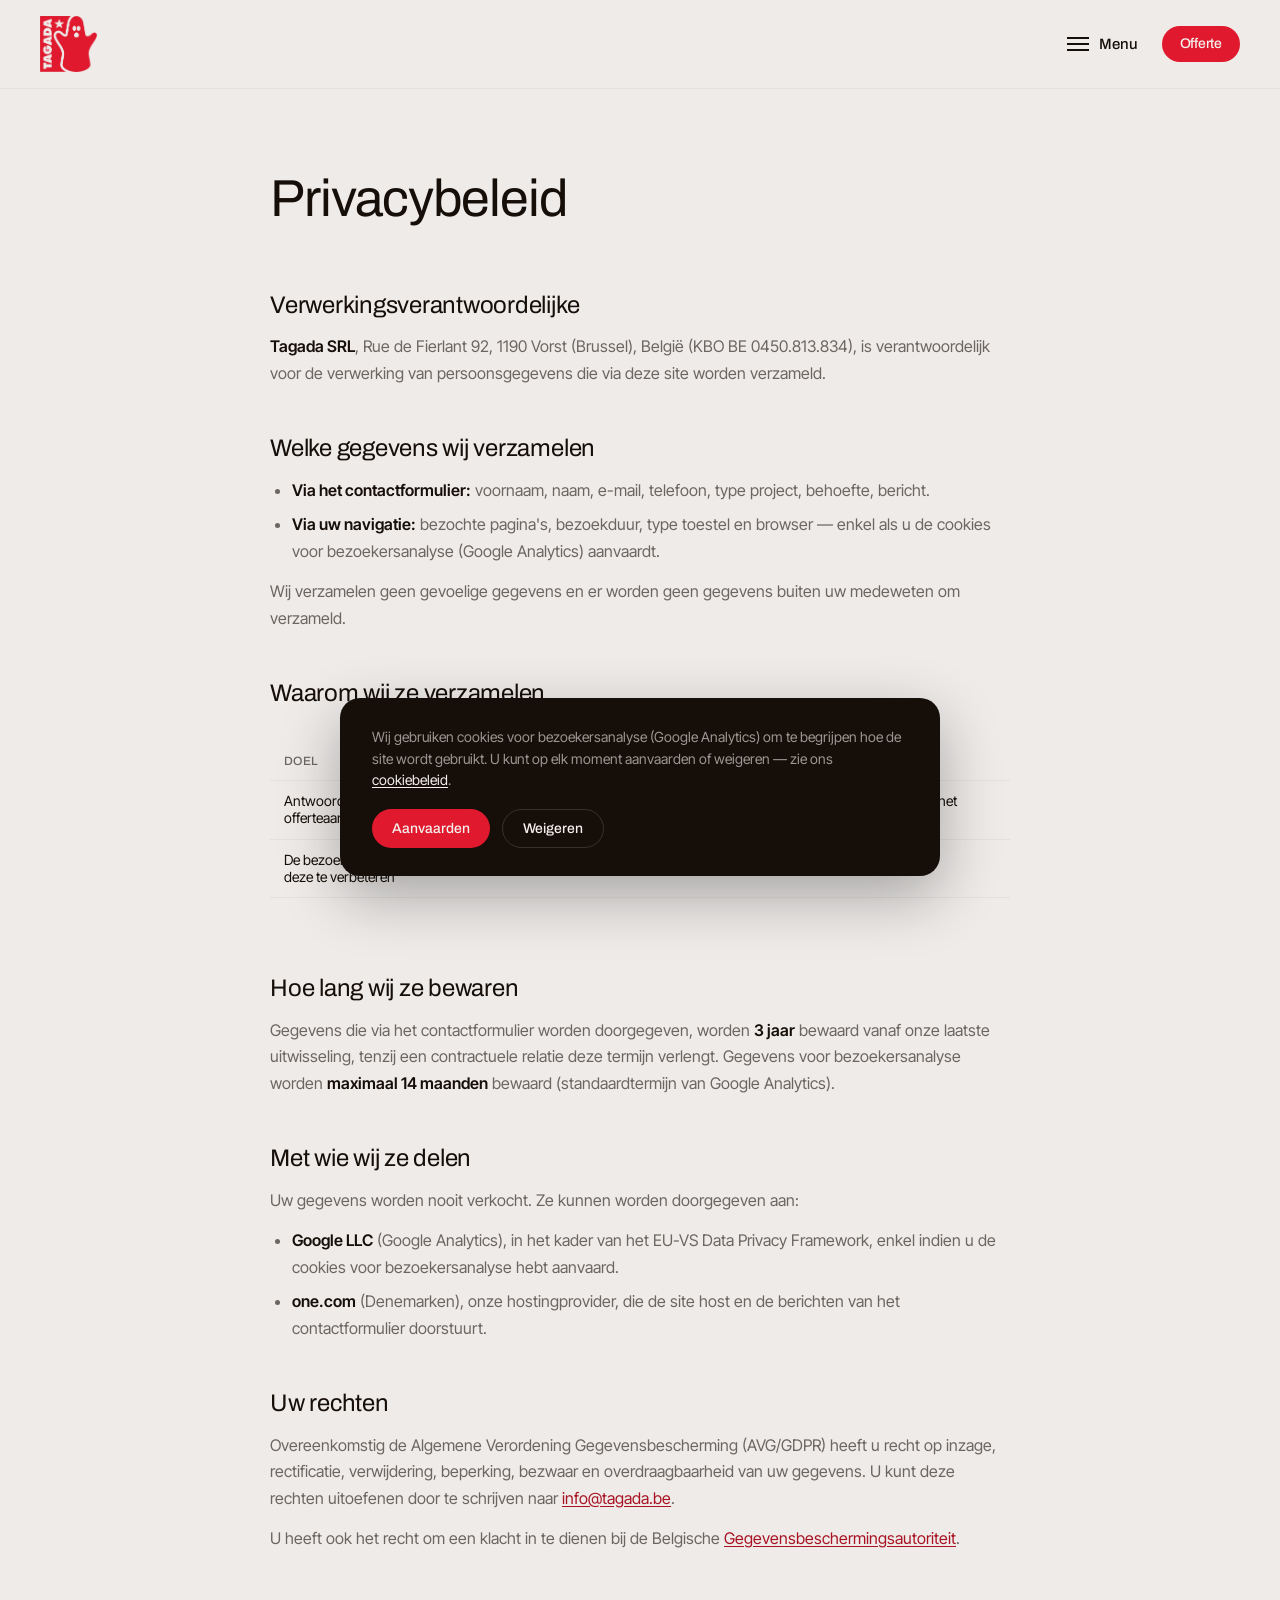
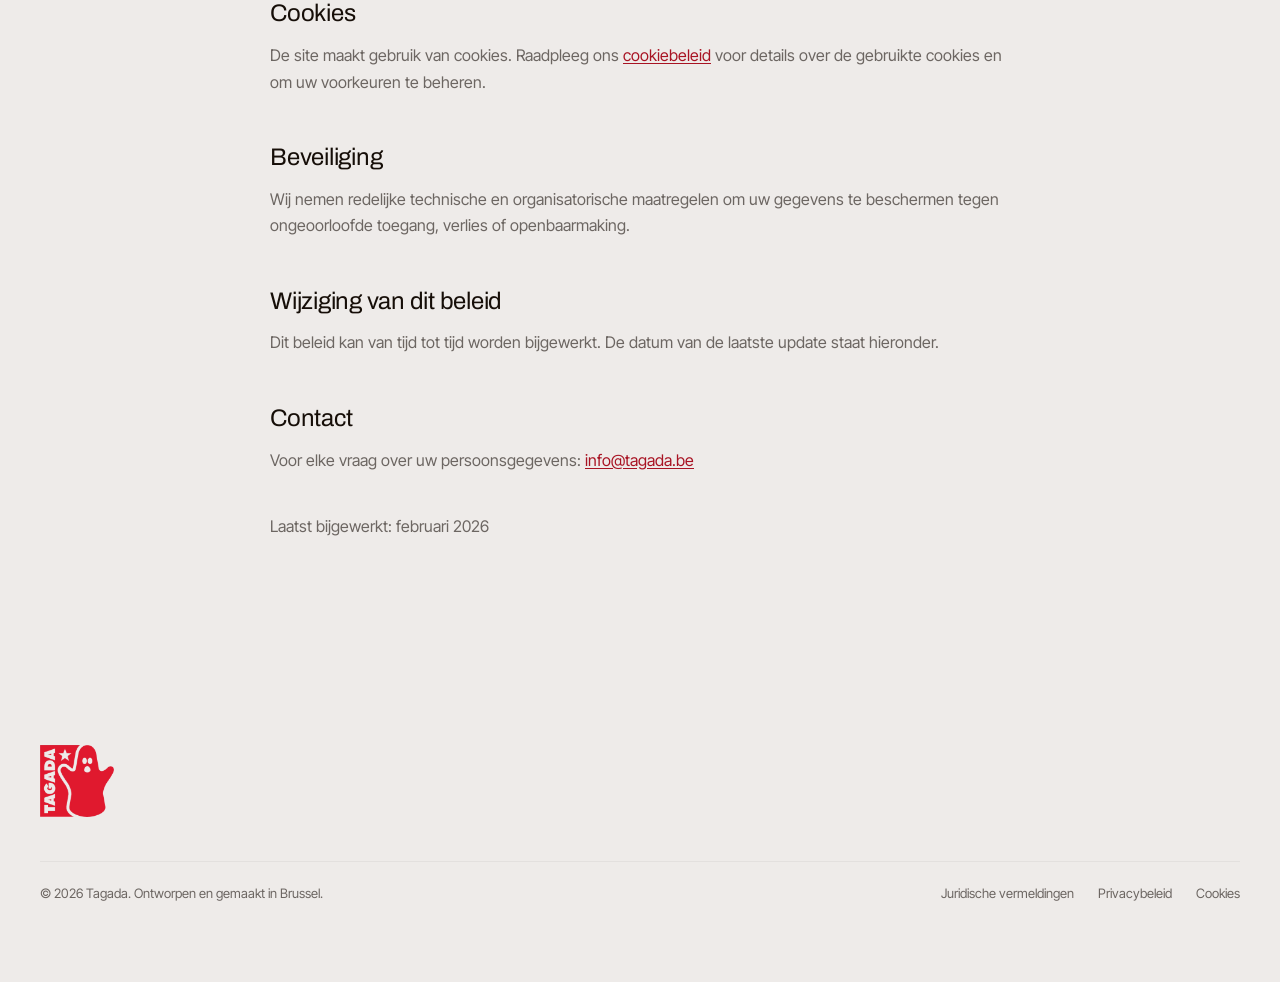
<file: nl/confidentialite.html>
<!doctype html>
<html lang="nl">
<head>
<meta charset="utf-8">
<meta name="viewport" content="width=device-width, initial-scale=1">
<title>Privacybeleid — Tagada</title>
<meta name="description" content="Privacybeleid en gegevensbescherming van de website Tagada.be (AVG).">
<link rel="canonical" href="https://tagada.be/nl/confidentialite.html">
<link rel="icon" type="image/x-icon" href="../favicon.ico">
<link rel="icon" type="image/png" sizes="32x32" href="../favicon-32.png">
<link rel="icon" type="image/png" sizes="16x16" href="../favicon-16.png">
<link rel="apple-touch-icon" sizes="180x180" href="../apple-touch-icon.png">
<link rel="manifest" href="../site.webmanifest">
<meta name="theme-color" content="#E0192E">
<link rel="alternate" hreflang="fr" href="https://tagada.be/confidentialite.html">
<link rel="alternate" hreflang="en" href="https://tagada.be/en/confidentialite.html">
<link rel="alternate" hreflang="nl" href="https://tagada.be/nl/confidentialite.html">
<link rel="alternate" hreflang="x-default" href="https://tagada.be/confidentialite.html">
<meta property="og:type" content="website">
<meta property="og:site_name" content="Tagada">
<meta property="og:title" content="Privacybeleid — Tagada">
<meta property="og:description" content="Privacybeleid en gegevensbescherming van de website Tagada.be (AVG).">
<meta property="og:url" content="https://tagada.be/nl/confidentialite.html">
<meta property="og:image" content="https://tagada.be/Images/og-image.jpg">
<meta property="og:image:width" content="1200">
<meta property="og:image:height" content="630">
<meta property="og:locale" content="nl_BE">
<meta name="twitter:card" content="summary_large_image">
<meta name="twitter:title" content="Privacybeleid — Tagada">
<meta name="twitter:description" content="Privacybeleid en gegevensbescherming van de website Tagada.be (AVG).">
<meta name="twitter:image" content="https://tagada.be/Images/og-image.jpg">

<style>
@font-face { font-family:'Archivo'; font-weight:400; font-style:normal; font-display:swap; src:url('../fonts/archivo-regular.ttf') format('truetype'); }
@font-face { font-family:'Archivo'; font-weight:500; font-style:normal; font-display:swap; src:url('../fonts/archivo-medium.ttf') format('truetype'); }
@font-face { font-family:'Inter Tight'; font-weight:400; font-style:normal; font-display:swap; src:url('../fonts/inter-tight-regular.ttf') format('truetype'); }
@font-face { font-family:'Inter Tight'; font-weight:500; font-style:normal; font-display:swap; src:url('../fonts/inter-tight-medium.ttf') format('truetype'); }
@font-face { font-family:'Inter Tight'; font-weight:600; font-style:normal; font-display:swap; src:url('../fonts/inter-tight-semibold.ttf') format('truetype'); }

:root{
  --bg: #EEEBE9;
  --surface: #FFFFFF;
  --gray: #E3E0DE;
  --ink: #160E08;
  --ink-60: rgba(22,14,8,.6);
  --ink-35: rgba(22,14,8,.35);
  --ink-15: rgba(22,14,8,.15);
  --line: #E3E0DE;
  --accent: #E0192E;
  --accent-deep: #A81323;
  --on-dark: #F4F1ED;
  --on-dark-60: rgba(244,241,237,.6);
  --on-dark-15: rgba(244,241,237,.15);
  --dark-surface: #221A12;
  --ease: cubic-bezier(.645,.045,.355,1);
  --radius-pill: 800px;
  --radius-lg: 24px;
  --radius-md: 12px;
  --font-display: 'Archivo', 'Arial Narrow', sans-serif;
  --font-body: 'Inter Tight', Arial, sans-serif;
}
*{ box-sizing:border-box; }
html{ scroll-behavior:smooth; }
body{ margin:0; background:var(--bg); color:var(--ink); font-family:var(--font-body); font-size:16px; line-height:1.2; -webkit-font-smoothing:antialiased; }
h1,h2,h3,h4,h5,h6{ margin:0; font-family:var(--font-display); font-weight:400; }
p{ margin:0; }
a{ color:inherit; text-decoration:none; }
img{ display:block; max-width:100%; }
button{ font-family:inherit; }
::selection{ background:#FFDCBF; }

.wrap{ max-width:1280px; margin:0 auto; padding:0 40px; }
section{ padding:112px 0; }
@media (max-width:900px){ section{ padding:72px 0; } .wrap{ padding:0 24px; } }

.eyebrow{ display:inline-flex; align-items:center; gap:8px; font-family:var(--font-display); font-weight:500; font-size:13px; letter-spacing:.06em; text-transform:uppercase; color:var(--accent); margin-bottom:16px; }
.eyebrow::before{ content:''; width:6px; height:6px; border-radius:50%; background:var(--accent); }
.eyebrow.on-dark{ color:var(--accent); }

.btn-primary{ display:inline-flex; align-items:center; gap:8px; background:var(--accent); color:var(--on-dark); font-family:var(--font-display); font-weight:500; font-size:16px; letter-spacing:-.015rem; border-radius:var(--radius-pill); padding:16px 22px; border:none; cursor:pointer; transition:background-color .4s var(--ease); }
.btn-primary:hover{ background:var(--accent-deep); }
.btn-primary svg{ width:16px; height:16px; }
.btn-secondary{ display:inline-flex; align-items:center; gap:8px; font-family:var(--font-display); font-weight:500; font-size:16px; letter-spacing:-.015rem; border-bottom:1px solid currentColor; padding-bottom:2px; transition:opacity .4s var(--ease); }
.btn-secondary:hover{ opacity:.6; }
.btn-outline{ display:inline-flex; align-items:center; gap:8px; border:1px solid var(--ink-35); color:var(--ink); font-family:var(--font-display); font-weight:500; font-size:16px; border-radius:var(--radius-pill); padding:15px 22px; transition:border-color .4s var(--ease), background-color .4s var(--ease); }
.btn-outline:hover{ border-color:var(--ink); }
.btn-outline.on-dark{ border-color:var(--on-dark-15); color:var(--on-dark); }
.btn-outline.on-dark:hover{ border-color:var(--on-dark); }

/* ---------- Navbar ---------- */
.navbar{ position:fixed; top:0; left:0; right:0; z-index:500; background:var(--bg); border-bottom:1px solid var(--line); transition:border-color .3s; }
.navbar-inner{ max-width:1280px; margin:0 auto; padding:16px 40px; display:flex; align-items:center; justify-content:space-between; }
.brand{ display:flex; align-items:center; gap:10px; font-family:var(--font-display); font-weight:500; font-size:20px; letter-spacing:-.02em; }
.brand .mark{ width:auto; height:56px; object-fit:contain; display:block; }
.nav-actions{ display:flex; align-items:center; gap:24px; }
.menu-trigger{ display:flex; align-items:center; gap:10px; background:none; border:none; cursor:pointer; font-family:var(--font-display); font-weight:500; font-size:15px; color:var(--ink); padding:0; }
.menu-trigger .bars{ width:22px; height:14px; position:relative; }
.menu-trigger .bars span{ position:absolute; left:0; width:100%; height:2px; background:var(--ink); transition:transform .3s var(--ease), opacity .3s var(--ease); }
.menu-trigger .bars span:nth-child(1){ top:0; }
.menu-trigger .bars span:nth-child(2){ top:6px; }
.menu-trigger .bars span:nth-child(3){ top:12px; }
.nav-actions .btn-primary{ padding:10px 18px; font-size:14px; }

/* ---------- Menu overlay (anchors) ---------- */
.menu-overlay{ position:fixed; inset:0; z-index:900; background:rgba(17,17,17,.5); backdrop-filter:blur(10px); -webkit-backdrop-filter:blur(10px);
  display:flex; align-items:center; justify-content:center; opacity:0; pointer-events:none; transition:opacity .4s var(--ease); }
.menu-overlay.is-open{ opacity:1; pointer-events:auto; }
.menu-panel{ text-align:center; transform:translateY(16px); transition:transform .5s var(--ease); }
.menu-overlay.is-open .menu-panel{ transform:translateY(0); }
.menu-close{ position:absolute; top:28px; right:40px; width:44px; height:44px; border-radius:50%; border:1px solid var(--on-dark-15); background:none; color:var(--on-dark); cursor:pointer; display:flex; align-items:center; justify-content:center; transition:border-color .3s; }
.menu-close:hover{ border-color:var(--on-dark); }
.menu-links{ display:flex; flex-direction:column; gap:6px; }
.menu-links a{ font-family:var(--font-display); font-weight:400; font-size:clamp(36px,6vw,64px); letter-spacing:-.02em; color:var(--on-dark); transition:opacity .3s; padding:6px 0; }
.menu-links a:hover{ opacity:.55; }
.menu-foot{ margin-top:40px; display:flex; gap:24px; justify-content:center; }
.menu-foot a{ font-family:var(--font-body); font-weight:500; font-size:14px; color:var(--on-dark-60); }
.menu-foot a:hover{ color:var(--on-dark); }
body.menu-open{ overflow:hidden; }

/* ---------- Hero ---------- */
.hero{ position:relative; padding-top:172px; padding-bottom:48px; background:var(--bg); overflow:hidden; }
.hero::before{ content:''; position:absolute; inset:0;
  background-image:
    repeating-linear-gradient(to right, rgba(22,14,8,.08) 0 1px, transparent 1px 62px),
    repeating-linear-gradient(to bottom, rgba(22,14,8,.08) 0 1px, transparent 1px 62px);
  -webkit-mask-image:linear-gradient(to bottom, black 0%, transparent 65%);
  mask-image:linear-gradient(to bottom, black 0%, transparent 65%);
}
.hero-inner{ position:relative; z-index:1; max-width:1280px; margin:0 auto; padding:0 40px; }
.hero h1{ font-size:clamp(36px, 5.2vw, 64px); line-height:1.02; letter-spacing:-.02em; color:var(--ink); text-wrap:balance; max-width:900px; }
.hero p{ margin-top:24px; font-size:19px; line-height:1.55; color:var(--ink-60); font-weight:500; max-width:640px; }
.hero-actions{ margin-top:32px; display:flex; align-items:center; gap:28px; flex-wrap:wrap; }
.video-panel{ position:relative; z-index:1; max-width:1280px; margin:64px auto 0; padding:0 40px; }
.video-frame{ position:relative; border-radius:var(--radius-lg); overflow:hidden; aspect-ratio:16/8; }
.video-frame img{ width:100%; height:100%; object-fit:cover; filter:saturate(.85); }
.video-frame .scrim{ position:absolute; inset:0; background:linear-gradient(180deg, rgba(10,6,3,.05) 0%, rgba(10,6,3,.35) 100%); }
@media (max-width:640px){ .video-frame{ aspect-ratio:4/5; } }

/* ---------- Intro (page-load) reveal — matches the reference's slideInBottom preset ---------- */
.reveal{ opacity:0; transform:translateY(40px); animation:reveal-in .9s cubic-bezier(.25,1,.5,1) forwards; }
.reveal-1{ animation-delay:.05s; }
.reveal-2{ animation-delay:.2s; }
.reveal-3{ animation-delay:.35s; }
.reveal-4{ animation-delay:.5s; }
@keyframes reveal-in{ to{ opacity:1; transform:translateY(0); } }
@media (prefers-reduced-motion: reduce){ .reveal{ animation:none; opacity:1; transform:none; } }

/* ---------- Scroll reveal (sitewide) — same slideInBottom language, IntersectionObserver-driven ---------- */
.reveal-io{ opacity:0; transform:translateY(38px); transition:opacity .9s cubic-bezier(.25,1,.5,1), transform .9s cubic-bezier(.25,1,.5,1); }
.reveal-io.is-visible{ opacity:1; transform:translateY(0); }
@media (prefers-reduced-motion: reduce){ .reveal-io{ opacity:1 !important; transform:none !important; transition:none !important; } }

/* ---------- Image curtain reveal — same mechanism as the accordion fill ---------- */
.curtain{ position:relative; overflow:hidden; }
.curtain .cur-fill{ position:absolute; left:0; right:0; bottom:0; top:auto; height:100%; background:var(--accent); transition:height 1.1s var(--ease); z-index:2; }
.curtain.is-revealed .cur-fill{ height:0%; }
@media (prefers-reduced-motion: reduce){ .curtain .cur-fill{ display:none; } }

/* ---------- Button icon slide — two stacked arrows swapping in a clipped window ---------- */
.icon-slide{ position:relative; width:16px; height:16px; overflow:hidden; display:inline-block; flex-shrink:0; }
.icon-slide svg{ position:absolute; top:0; left:0; width:16px; height:16px; transition:transform 1s var(--ease); }
.icon-slide .ic-a{ transform:translateX(0); }
.icon-slide .ic-b{ transform:translateX(-130%); }
.btn-primary:hover .icon-slide .ic-a{ transform:translateX(130%); }
.btn-primary:hover .icon-slide .ic-b{ transform:translateX(0); }

/* ---------- Navbar hide on scroll-down / reveal on scroll-up ---------- */
.navbar{ transition:transform .5s var(--ease), border-color .3s; }
.navbar.nav-hidden{ transform:translateY(-100%); }

/* ---------- Logo strip ---------- */
.logos-head{ text-align:center; font-family:var(--font-body); font-weight:600; font-size:19px; color:var(--ink); max-width:560px; margin:0 auto 48px; }
.logos-row{ display:flex; align-items:center; justify-content:space-between; gap:24px; flex-wrap:wrap; }
.logo-chip{ height:28px; width:auto; max-width:140px; object-fit:contain; display:block; filter:grayscale(1); opacity:.5; transition:filter .4s var(--ease), opacity .4s var(--ease); }
.logo-chip:hover{ filter:grayscale(0); opacity:1; }

/* ---------- Dark section base ---------- */
.section-dark{ background:var(--ink); color:var(--on-dark); }
.section-gray{ background:var(--gray); }

/* ---------- Why / Tabs ---------- */
.why-grid{ display:grid; grid-template-columns:1fr 1fr; gap:64px; align-items:center; }
.why-media{ position:relative; border-radius:var(--radius-lg); overflow:hidden; aspect-ratio:1/1; }
.why-media img{ width:100%; height:100%; object-fit:cover; }
.why-h2{ font-size:clamp(30px,3.4vw,42px); line-height:1.05; letter-spacing:-.02em; max-width:14ch; text-wrap:balance; }
.why-text{ margin-top:20px; font-size:18px; line-height:1.55; color:var(--on-dark-60); font-weight:500; max-width:52ch; }
.why-list{ margin-top:36px; display:flex; flex-direction:column; }
.why-item{ padding:22px 0; border-top:1px solid var(--on-dark-15); }
.why-item:last-child{ border-bottom:1px solid var(--on-dark-15); }
.why-item h4{ font-family:var(--font-display); font-weight:500; font-size:19px; }
.why-item p{ margin-top:8px; font-size:15px; line-height:1.5; color:var(--on-dark-60); }
.why-actions{ margin-top:32px; display:flex; align-items:center; gap:24px; }

/* ---------- Portfolio ---------- */
.section-head{ max-width:680px; margin-bottom:56px; }
.section-head h2{ font-size:clamp(32px,4vw,48px); letter-spacing:-.02em; line-height:1.05; text-wrap:balance; }
.section-head p{ margin-top:16px; font-size:18px; line-height:1.5; color:var(--ink-60); font-weight:500; }
.section-head-row{ display:flex; justify-content:space-between; align-items:flex-end; gap:32px; flex-wrap:wrap; margin-bottom:56px; }

.portfolio-grid{ columns:3; column-gap:24px; }
@media (max-width:1000px){ .portfolio-grid{ columns:2; } }
@media (max-width:640px){ .portfolio-grid{ columns:1; } }
.p-card{ break-inside:avoid; margin-bottom:24px; }
.p-card .frame{ position:relative; border-radius:var(--radius-md); overflow:hidden; }
.p-card .frame img{ width:100%; display:block; transition:transform 1s var(--ease); }
.p-card:hover .frame img{ transform:scale(1.08); }
.p-card .body{ padding-top:20px; }
.p-card h3{ font-size:22px; letter-spacing:-.01em; }
.p-card .desc{ margin-top:10px; font-size:15px; line-height:1.5; color:var(--ink-60); }
.p-tags{ margin-top:14px; display:flex; gap:8px; flex-wrap:wrap; }
.p-tag{ font-family:var(--font-body); font-weight:500; font-size:12px; color:var(--ink-60); border:1px solid var(--ink-15); border-radius:6px; padding:5px 10px; }
.portfolio-more{ margin-top:48px; text-align:center; }

/* ---------- Atelier / list ---------- */
.atelier-grid{ display:grid; grid-template-columns:1fr 1fr; gap:64px; align-items:center; }
.atelier-media{ border-radius:var(--radius-lg); overflow:hidden; aspect-ratio:3/4; }
.atelier-media img{ width:100%; height:100%; object-fit:cover; }
.atelier-list{ margin-top:28px; display:flex; flex-direction:column; gap:20px; }
.atelier-item{ display:flex; gap:16px; align-items:flex-start; }
.atelier-item .ic{ width:24px; height:24px; flex-shrink:0; color:var(--accent-deep); margin-top:2px; }
.atelier-item p{ font-size:16px; line-height:1.5; }
.atelier-actions{ margin-top:32px; display:flex; align-items:center; gap:24px; }
@media (max-width:900px){ .why-grid, .atelier-grid{ grid-template-columns:1fr; } }

/* ---------- Accordion (FAQ) — matches design system curtain ---------- */
.accordion-list{ display:flex; flex-direction:column; gap:14px; }
.accordion2{ position:relative; background:rgba(244,241,237,.06); border:1px solid var(--on-dark-15); border-radius:16px; overflow:hidden; cursor:pointer; }
.accordion2 .fill{ position:absolute; left:0; top:0; width:100%; height:0%; background:var(--accent); transition:height .7s var(--ease); }
.accordion2 .fill.hover-fill{ z-index:1; }
.accordion2 .fill.open-fill{ z-index:2; }
.accordion2:hover .fill.hover-fill{ height:100%; }
.accordion2.is-active .fill.open-fill{ height:100%; }
.accordion2 .head{ position:relative; z-index:3; display:flex; gap:20px; align-items:center; padding:22px 26px; }
.accordion2 .head p{ flex:1; font-family:var(--font-body); font-weight:600; font-size:18px; color:var(--on-dark); transition:color .4s var(--ease); }
.accordion2.is-active .head p, .accordion2:hover .head p{ color:var(--ink); }
.accordion2 .icon{ width:32px; height:32px; border-radius:50%; border:1px solid var(--on-dark-15); display:flex; align-items:center; justify-content:center; font-family:var(--font-display); font-size:18px; line-height:1; color:var(--on-dark); transition:transform .7s var(--ease), color .4s var(--ease), border-color .4s var(--ease); flex-shrink:0; }
.accordion2.is-active .icon{ transform:rotate(45deg); }
.accordion2.is-active .icon, .accordion2:hover .icon{ color:var(--ink); border-color:var(--ink-35); }
.accordion2 .body{ position:relative; z-index:3; max-height:0; overflow:hidden; transition:max-height .7s var(--ease); }
.accordion2.is-active .body{ max-height:160px; }
.accordion2 .body p{ margin:0; padding:0 26px 22px; font-size:15px; line-height:1.6; max-width:64ch; color:var(--ink); }
.faq-more{ margin-top:56px; max-width:520px; }
.faq-more h3{ font-size:26px; letter-spacing:-.01em; }
.faq-more p{ margin-top:10px; font-size:16px; color:var(--on-dark-60); }
.faq-more .btn-outline{ margin-top:20px; }

/* ---------- CTA ---------- */
.cta-card{ position:relative; overflow:hidden; background:var(--gray); color:var(--ink); border-radius:var(--radius-lg); padding:80px 40px; text-align:center; }
.cta-card::before{ content:''; position:absolute; inset:0;
  background-image:
    repeating-linear-gradient(to right, rgba(22,14,8,.09) 0 1px, transparent 1px 62px),
    repeating-linear-gradient(to bottom, rgba(22,14,8,.09) 0 1px, transparent 1px 62px);
  -webkit-mask-image:radial-gradient(ellipse at center, black 0%, transparent 75%);
  mask-image:radial-gradient(ellipse at center, black 0%, transparent 75%);
}
.cta-card > *{ position:relative; z-index:1; }
.cta-card h2{ font-size:clamp(30px,4vw,44px); letter-spacing:-.02em; max-width:16ch; margin:0 auto; text-wrap:balance; }
.cta-card p{ margin-top:18px; font-size:18px; color:var(--ink-60); max-width:52ch; margin-left:auto; margin-right:auto; }
.cta-actions{ margin-top:32px; display:flex; gap:16px; justify-content:center; flex-wrap:wrap; }

/* ---------- Contact ---------- */
.contact-grid{ display:grid; grid-template-columns:1.1fr .9fr; gap:80px; }
.field{ margin-bottom:20px; }
.field label{ display:block; font-family:var(--font-body); font-weight:600; font-size:14px; margin-bottom:8px; color:var(--on-dark-60); }
.field input, .field select, .field textarea{ width:100%; background:rgba(244,241,237,.06); border:1px solid var(--on-dark-15); border-radius:var(--radius-md); padding:13px 16px; font-family:var(--font-body); font-size:15px; color:var(--on-dark); transition:border-color .3s var(--ease); }
.field input:focus, .field select:focus, .field textarea:focus{ outline:none; border-color:var(--accent); }
.field textarea{ resize:vertical; min-height:110px; }
.row2{ display:grid; grid-template-columns:1fr 1fr; gap:20px; }
.radios{ display:grid; grid-template-columns:1fr 1fr; gap:12px 20px; margin-top:8px; }
.radio-opt{ display:flex; align-items:center; gap:10px; font-size:15px; }
.radio-opt input{ width:18px; height:18px; accent-color:var(--accent); }
.check-opt{ display:flex; align-items:center; gap:10px; font-size:14px; color:var(--on-dark-60); margin:8px 0 24px; }
.check-opt input{ width:18px; height:18px; accent-color:var(--accent); }
.contact-info{ display:flex; flex-direction:column; gap:36px; }
.info-block{ display:flex; gap:16px; }
.info-block .ic{ width:28px; height:28px; color:var(--accent); flex-shrink:0; }
.info-block h4{ font-size:18px; margin-bottom:4px; }
.info-block p{ font-size:15px; color:var(--on-dark-60); line-height:1.5; }
.info-block a{ font-size:15px; text-decoration:underline; text-underline-offset:3px; }
@media (max-width:900px){ .contact-grid{ grid-template-columns:1fr; gap:48px; } .row2, .radios{ grid-template-columns:1fr; } }

/* ---------- Footer ---------- */
.footer-cols{ display:flex; gap:80px; flex-wrap:wrap; }
.footer-col{ min-width:160px; }
.footer-col h5{ font-family:var(--font-display); font-weight:500; font-size:14px; text-transform:uppercase; letter-spacing:.05em; color:var(--ink-60); margin-bottom:16px; }
.footer-col a{ display:block; font-size:15px; padding:8px 0; }
.footer-col a:hover{ color:var(--accent-deep); }
.footer-col a.social-link{ display:flex; align-items:center; gap:12px; }
.social-link .ic{ width:18px; height:18px; flex-shrink:0; }
.footer-brand{ display:inline-block; }
.footer-brand img{ height:72px; width:auto; display:block; }
.footer-credits{ margin-top:40px; padding-top:24px; border-top:1px solid var(--line); display:flex; justify-content:space-between; align-items:center; gap:20px; flex-wrap:wrap; font-size:13px; color:var(--ink-60); }
.footer-legal{ display:flex; gap:24px; }
@media (max-width:900px){ .footer-cols{ gap:40px; } }
/* ---------- Cookie consent ---------- */
.cookie-banner{ position:fixed; left:24px; right:24px; bottom:24px; z-index:950; max-width:600px; margin:0 auto;
  background:var(--ink); color:var(--on-dark); border-radius:20px; padding:28px 32px; box-shadow:0 20px 60px rgba(0,0,0,.3);
  transform:translateY(24px); opacity:0; pointer-events:none; transition:transform .5s var(--ease), opacity .5s var(--ease); }
.cookie-banner.is-shown{ transform:translateY(0); opacity:1; pointer-events:auto; }
.cookie-banner p{ font-size:14px; line-height:1.55; color:var(--on-dark-60); }
.cookie-banner a{ text-decoration:underline; color:var(--on-dark); text-underline-offset:2px; }
.cookie-actions{ margin-top:18px; display:flex; gap:12px; flex-wrap:wrap; }
.cookie-actions button{ font-family:var(--font-display); font-weight:500; font-size:14px; border-radius:var(--radius-pill); padding:11px 20px; cursor:pointer; transition:background-color .4s var(--ease), border-color .4s var(--ease); }
.cookie-actions .cb-accept{ background:var(--accent); color:var(--on-dark); border:none; }
.cookie-actions .cb-accept:hover{ background:var(--accent-deep); }
.cookie-actions .cb-reject{ background:none; color:var(--on-dark); border:1px solid var(--on-dark-15); }
.cookie-actions .cb-reject:hover{ border-color:var(--on-dark); }
@media (max-width:520px){ .cookie-banner{ left:12px; right:12px; bottom:12px; padding:22px; } }
/* ---------- Legal page prose ---------- */
.legal-hero{ padding:172px 0 64px; background:var(--bg); }
.legal-hero .wrap{ max-width:820px; }
.legal-hero h1{ font-size:clamp(32px,4.4vw,52px); letter-spacing:-.02em; line-height:1.05; }
.legal-hero p{ margin-top:16px; font-size:17px; color:var(--ink-60); }
.legal-body{ padding:0 0 112px; background:var(--bg); }
.legal-body .wrap{ max-width:820px; }
.legal-body h2{ font-size:24px; letter-spacing:-.01em; margin-top:48px; margin-bottom:14px; }
.legal-body h2:first-child{ margin-top:0; }
.legal-body p{ font-size:16px; line-height:1.65; color:var(--ink-60); margin-bottom:14px; }
.legal-body strong{ color:var(--ink); font-weight:600; }
.legal-body a{ color:var(--accent-deep); text-decoration:underline; text-underline-offset:2px; }
.legal-body ul{ margin:0 0 14px; padding-left:22px; }
.legal-body li{ font-size:16px; line-height:1.65; color:var(--ink-60); margin-bottom:8px; }
.legal-table{ width:100%; border-collapse:collapse; margin:20px 0 28px; font-size:14px; }
.legal-table th, .legal-table td{ text-align:left; padding:12px 14px; border-bottom:1px solid var(--line); vertical-align:top; }
.legal-table th{ font-family:var(--font-display); font-weight:500; font-size:12px; text-transform:uppercase; letter-spacing:.04em; color:var(--ink-60); }
.legal-table-wrap{ overflow-x:auto; }
.legal-updated{ margin-top:40px; font-size:13px; color:var(--ink-35); }
.legal-body .btn-outline{ margin-top:8px; }


.menu-foot a.is-current{ color:var(--on-dark); text-decoration:underline; text-underline-offset:3px; }
</style>
</head>
<body>
<nav class="navbar">
  <div class="navbar-inner">
    <a class="brand" href="index.html"><img class="mark" src="../Images/site/logo-tagada-red.png" alt="Tagada"></a>
    <div class="nav-actions">
      <button class="menu-trigger" onclick="toggleMenu(true)">
        <span class="bars"><span></span><span></span><span></span></span>
        Menu
      </button>
      <a href="index.html#contact" class="btn-primary">Offerte</a>
    </div>
  </div>
</nav>

<div class="menu-overlay" id="menuOverlay">
  <button class="menu-close" onclick="toggleMenu(false)" aria-label="Menu sluiten">
    <svg width="18" height="18" viewBox="0 0 24 24" fill="none" stroke="currentColor" stroke-width="2"><path d="M18 6L6 18M6 6l12 12"/></svg>
  </button>
  <div class="menu-panel">
    <div class="menu-links">
      <a href="index.html#pourquoi" onclick="toggleMenu(false)">Expertise</a>
      <a href="index.html#rse" onclick="toggleMenu(false)">Engagementen</a>
      <a href="index.html#portfolio" onclick="toggleMenu(false)">Realisaties</a>
      <a href="index.html#atelier" onclick="toggleMenu(false)">Atelier</a>
      <a href="index.html#faq" onclick="toggleMenu(false)">FAQ</a>
      <a href="index.html#contact" onclick="toggleMenu(false)">Contact</a>
    </div>
    <div class="menu-foot">
      <a href="mailto:info@tagada.be">info@tagada.be</a>
      <a href="tel:+3225343404">+32 2 534 34 04</a>
    </div>
    <div class="menu-foot" style="margin-top:16px;"><a href="https://tagada.be/confidentialite.html">FR</a><a href="https://tagada.be/en/confidentialite.html">EN</a><a href="https://tagada.be/nl/confidentialite.html" class="is-current">NL</a></div>
  </div>
</div>

<section class="legal-hero">
  <div class="wrap">
    <h1>Privacybeleid</h1>
  </div>
</section>

<section class="legal-body">
  <div class="wrap">

    <h2>Verwerkingsverantwoordelijke</h2>
    <p><strong>Tagada SRL</strong>, Rue de Fierlant 92, 1190 Vorst (Brussel), België (KBO BE 0450.813.834), is verantwoordelijk voor de verwerking van persoonsgegevens die via deze site worden verzameld.</p>

    <h2>Welke gegevens wij verzamelen</h2>
    <ul>
      <li><strong>Via het contactformulier:</strong> voornaam, naam, e-mail, telefoon, type project, behoefte, bericht.</li>
      <li><strong>Via uw navigatie:</strong> bezochte pagina's, bezoekduur, type toestel en browser &mdash; enkel als u de cookies voor bezoekersanalyse (Google Analytics) aanvaardt.</li>
    </ul>
    <p>Wij verzamelen geen gevoelige gegevens en er worden geen gegevens buiten uw medeweten om verzameld.</p>

    <h2>Waarom wij ze verzamelen</h2>
    <div class="legal-table-wrap">
      <table class="legal-table">
        <tr><th>Doel</th><th>Rechtsgrond</th></tr>
        <tr><td>Antwoorden op uw contact- of offerteaanvragen</td><td>Maatregelen genomen op uw verzoek, voorafgaand aan het sluiten van een eventuele overeenkomst</td></tr>
        <tr><td>De bezoekersstatistieken van de site meten om deze te verbeteren</td><td>Uw toestemming, verzameld via de cookiebanner</td></tr>
      </table>
    </div>

    <h2>Hoe lang wij ze bewaren</h2>
    <p>Gegevens die via het contactformulier worden doorgegeven, worden <strong>3 jaar</strong> bewaard vanaf onze laatste uitwisseling, tenzij een contractuele relatie deze termijn verlengt. Gegevens voor bezoekersanalyse worden <strong>maximaal 14 maanden</strong> bewaard (standaardtermijn van Google Analytics).</p>

    <h2>Met wie wij ze delen</h2>
    <p>Uw gegevens worden nooit verkocht. Ze kunnen worden doorgegeven aan:</p>
    <ul>
      <li><strong>Google LLC</strong> (Google Analytics), in het kader van het EU-VS Data Privacy Framework, enkel indien u de cookies voor bezoekersanalyse hebt aanvaard.</li>
      <li><strong>one.com</strong> (Denemarken), onze hostingprovider, die de site host en de berichten van het contactformulier doorstuurt.</li>
    </ul>

    <h2>Uw rechten</h2>
    <p>Overeenkomstig de Algemene Verordening Gegevensbescherming (AVG/GDPR) heeft u recht op inzage, rectificatie, verwijdering, beperking, bezwaar en overdraagbaarheid van uw gegevens. U kunt deze rechten uitoefenen door te schrijven naar <a href="mailto:info@tagada.be">info@tagada.be</a>.</p>
    <p>U heeft ook het recht om een klacht in te dienen bij de Belgische <a href="https://www.autoriteprotectiondonnees.be" target="_blank" rel="noopener">Gegevensbeschermingsautoriteit</a>.</p>

    <h2>Cookies</h2>
    <p>De site maakt gebruik van cookies. Raadpleeg ons <a href="cookies.html">cookiebeleid</a> voor details over de gebruikte cookies en om uw voorkeuren te beheren.</p>

    <h2>Beveiliging</h2>
    <p>Wij nemen redelijke technische en organisatorische maatregelen om uw gegevens te beschermen tegen ongeoorloofde toegang, verlies of openbaarmaking.</p>

    <h2>Wijziging van dit beleid</h2>
    <p>Dit beleid kan van tijd tot tijd worden bijgewerkt. De datum van de laatste update staat hieronder.</p>

    <h2>Contact</h2>
    <p>Voor elke vraag over uw persoonsgegevens: <a href="mailto:info@tagada.be">info@tagada.be</a></p>

    <p class="legal-updated">Laatst bijgewerkt: februari 2026</p>

  </div>
</section>

<footer>
  <div class="wrap" style="padding:80px 40px;">
    <!-- Sociale links verborgen tot de echte Facebook / Instagram / LinkedIn-URL's gekend zijn
    <div class="footer-cols reveal-io" data-reveal-group>
      <div class="footer-col">
        <h5>Volg ons</h5>
        <a class="social-link" href="#"><svg class="ic" viewBox="0 0 24 24" fill="currentColor"><path d="M22 12a10 10 0 10-11.6 9.9v-7H7.9V12h2.5V9.8c0-2.5 1.5-3.9 3.8-3.9 1.1 0 2.2.2 2.2.2v2.4h-1.3c-1.2 0-1.6.8-1.6 1.6V12h2.8l-.4 2.9h-2.4v7A10 10 0 0022 12z"/></svg>Facebook</a>
        <a class="social-link" href="#"><svg class="ic" viewBox="0 0 24 24" fill="none" stroke="currentColor" stroke-width="1.8"><rect x="2" y="2" width="20" height="20" rx="5"/><circle cx="12" cy="12" r="4"/><circle cx="17.5" cy="6.5" r="1"/></svg>Instagram</a>
        <a class="social-link" href="#"><svg class="ic" viewBox="0 0 24 24" fill="currentColor"><path d="M4.98 3.5a2.5 2.5 0 11-.02 5 2.5 2.5 0 01.02-5zM3 9h4v12H3zM9 9h3.8v1.7h.05c.53-1 1.83-2.05 3.77-2.05 4.03 0 4.78 2.65 4.78 6.1V21h-4v-5.6c0-1.34-.03-3.07-1.87-3.07-1.87 0-2.16 1.46-2.16 2.97V21H9z"/></svg>LinkedIn</a>
      </div>
    </div>
    -->
    <a class="footer-brand" href="index.html" aria-label="Tagada"><img loading="lazy" src="../Images/site/logo-tagada-red.png" alt="Tagada"></a>
    <div class="footer-credits">
      <span>© 2026 Tagada. Ontworpen en gemaakt in Brussel.</span>
      <div class="footer-legal"><a href="mentions-legales.html">Juridische vermeldingen</a><a href="confidentialite.html">Privacybeleid</a><a href="cookies.html">Cookies</a></div>
    </div>
  </div>
</footer>

<div class="cookie-banner" id="cookieBanner" role="dialog" aria-label="Preferences cookies">
  <p>Wij gebruiken cookies voor bezoekersanalyse (Google Analytics) om te begrijpen hoe de site wordt gebruikt. U kunt op elk moment aanvaarden of weigeren &mdash; zie ons <a href="cookies.html">cookiebeleid</a>.</p>
  <div class="cookie-actions">
    <button class="cb-accept" onclick="tagadaSetConsent(true)">Aanvaarden</button>
    <button class="cb-reject" onclick="tagadaSetConsent(false)">Weigeren</button>
  </div>
</div>

<script>
function toggleMenu(open){
  document.getElementById('menuOverlay').classList.toggle('is-open', open);
  document.body.classList.toggle('menu-open', open);
}

document.querySelectorAll('.accordion2').forEach(function(item, i){
  if (i === 0) item.classList.add('is-active');
  item.addEventListener('click', function(){ item.classList.toggle('is-active'); });
});

/* Scroll reveal — stagger siblings inside each [data-reveal-group], then
   fire once each .reveal-io / .curtain scrolls into view. Deliberately polls
   on a plain interval instead of scroll/rAF/IntersectionObserver: those all
   tie to the compositor's paint cycle, which some sandboxed embeddings throttle
   or never tick, silently leaving content stuck invisible. A timer always runs. */
(function(){
  document.querySelectorAll('[data-reveal-group]').forEach(function(group){
    var items = group.querySelectorAll('.reveal-io, .curtain, .p-card');
    items.forEach(function(el, i){ el.style.transitionDelay = (Math.min(i, 6) * 90) + 'ms'; });
  });
  var targets = Array.prototype.slice.call(document.querySelectorAll('.reveal-io, .curtain'));
  var timer = setInterval(sweep, 150);
  function sweep(){
    if (!targets.length){ clearInterval(timer); return; }
    var vh = window.innerHeight;
    targets = targets.filter(function(el){
      var r = el.getBoundingClientRect();
      if (r.top < vh - 60 && r.bottom > 0){
        // an element can be both .reveal-io (fade+slide in) AND .curtain
        // (its own orange lift) at once — flag each independently, or the
        // one that runs second silently overwrites/skips the other.
        if (el.classList.contains('reveal-io')) el.classList.add('is-visible');
        if (el.classList.contains('curtain')) el.classList.add('is-revealed');
        return false;
      }
      return true;
    });
  }
  sweep();
})();

/* Navbar — hide on scroll down, reveal on scroll up (matches the reference navbar). Polled, see note above. */
(function(){
  var nav = document.querySelector('.navbar');
  var lastY = window.scrollY;
  setInterval(function(){
    var y = window.scrollY;
    if (y === lastY) return;
    if (y > lastY && y > 140) nav.classList.add('nav-hidden');
    else nav.classList.remove('nav-hidden');
    lastY = y;
  }, 150);
})();

/* ---------- Cookie consent + Google Analytics gating ---------- */
var GA_MEASUREMENT_ID = 'G-HF92ERQL9P'; // Google Analytics 4, propriete tagada.be

function tagadaLoadAnalytics(){
  if (!GA_MEASUREMENT_ID) return;
  var s = document.createElement('script');
  s.async = true;
  s.src = 'https://www.googletagmanager.com/gtag/js?id=' + GA_MEASUREMENT_ID;
  document.head.appendChild(s);
  window.dataLayer = window.dataLayer || [];
  window.gtag = function(){ dataLayer.push(arguments); };
  gtag('js', new Date());
  gtag('config', GA_MEASUREMENT_ID, { anonymize_ip: true });
}

/* Sends a GA4 event only when analytics is loaded, i.e. after cookie consent. */
function tagadaTrack(name, params){
  if (window.gtag) gtag('event', name, params || {});
}
document.addEventListener('click', function(e){
  var link = e.target.closest && e.target.closest('a[href^="tel:"], a[href^="mailto:"]');
  if (!link) return;
  tagadaTrack(link.href.indexOf('tel:') === 0 ? 'clic_telephone' : 'clic_email', { link_url: link.href });
});

function tagadaSetConsent(accepted){
  localStorage.setItem('tagada_consent', accepted ? 'accepted' : 'rejected');
  document.getElementById('cookieBanner').classList.remove('is-shown');
  if (accepted) tagadaLoadAnalytics();
}

function tagadaOpenCookiePrefs(){
  document.getElementById('cookieBanner').classList.add('is-shown');
}

(function(){
  var consent = localStorage.getItem('tagada_consent');
  if (consent === 'accepted'){ tagadaLoadAnalytics(); }
  else if (consent !== 'rejected'){
    setTimeout(function(){ document.getElementById('cookieBanner').classList.add('is-shown'); }, 600);
  }
})();
</script>
</body>
</html>
</file>
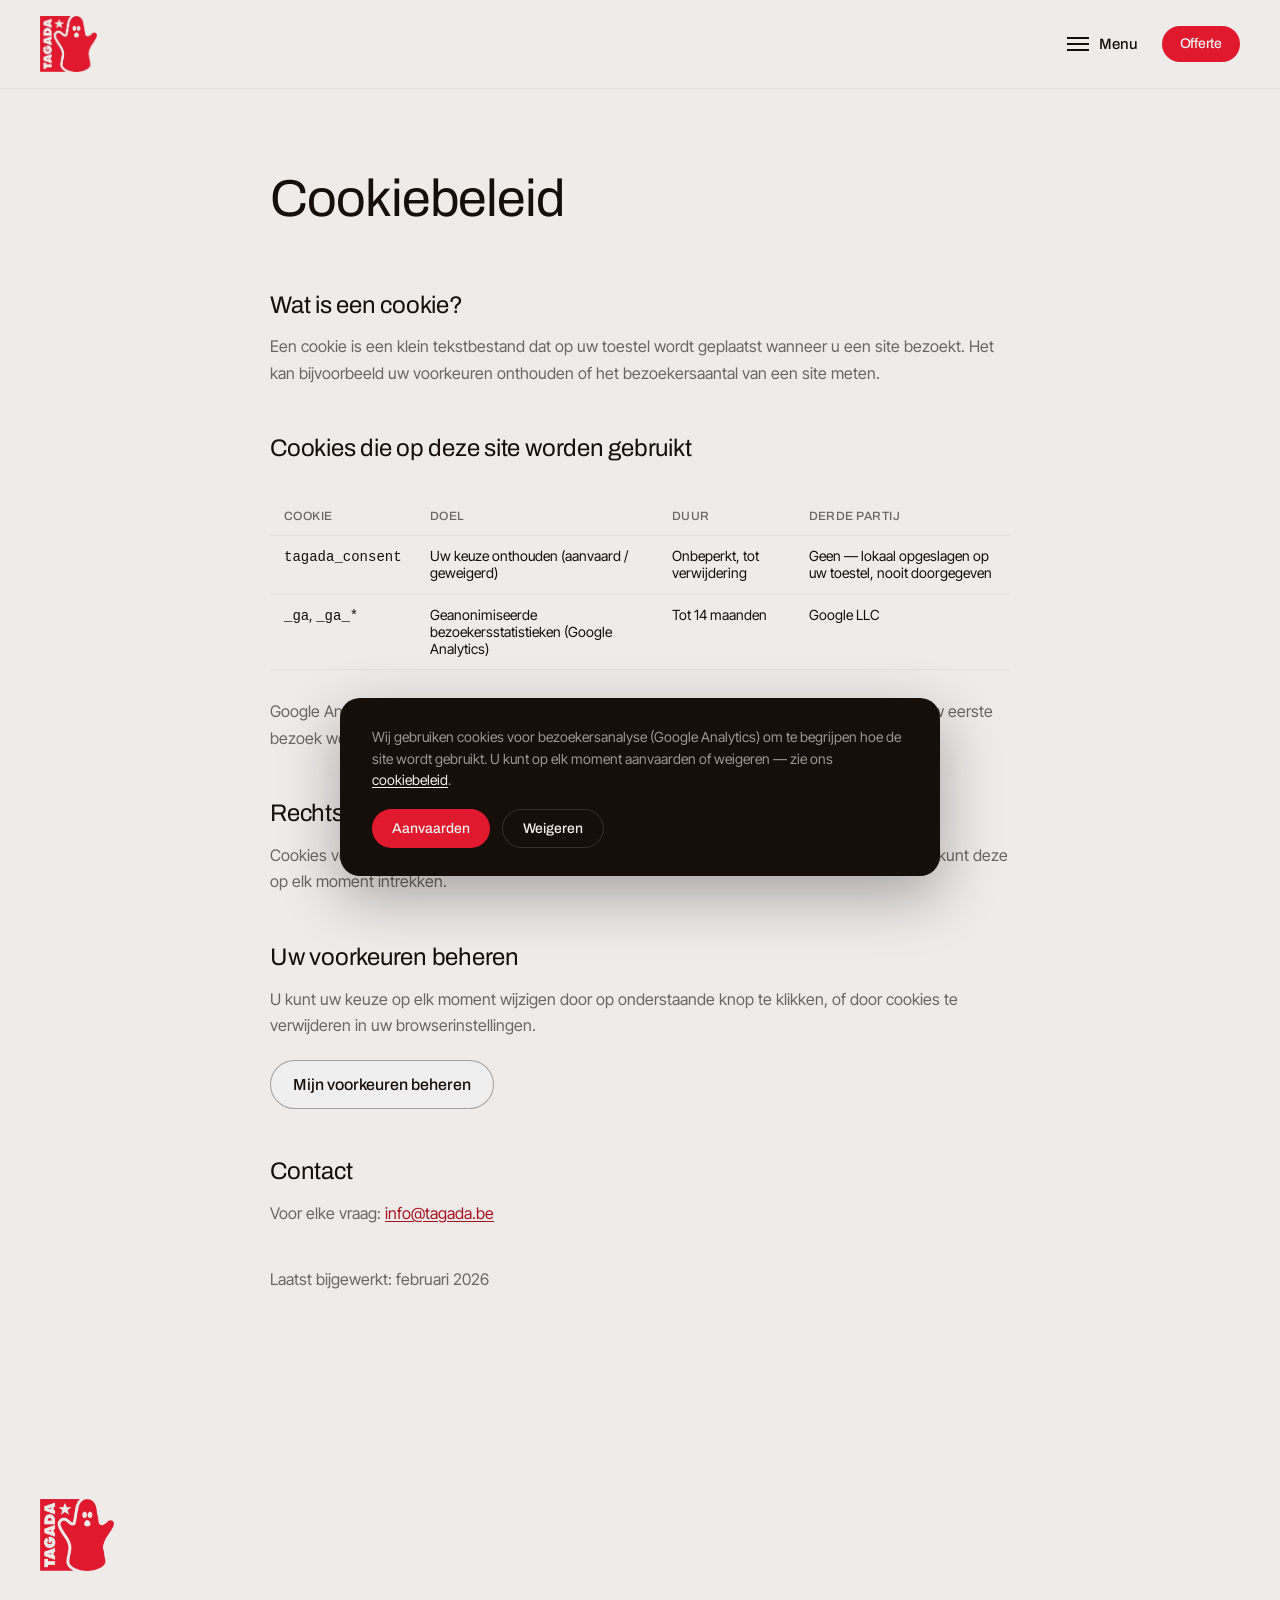
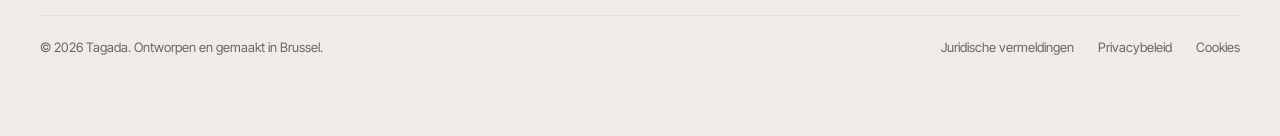
<file: nl/cookies.html>
<!doctype html>
<html lang="nl">
<head>
<meta charset="utf-8">
<meta name="viewport" content="width=device-width, initial-scale=1">
<title>Cookiebeleid — Tagada</title>
<meta name="description" content="Details over de cookies die op de website Tagada.be worden gebruikt en hoe u uw voorkeuren beheert.">
<link rel="canonical" href="https://tagada.be/nl/cookies.html">
<link rel="icon" type="image/x-icon" href="../favicon.ico">
<link rel="icon" type="image/png" sizes="32x32" href="../favicon-32.png">
<link rel="icon" type="image/png" sizes="16x16" href="../favicon-16.png">
<link rel="apple-touch-icon" sizes="180x180" href="../apple-touch-icon.png">
<link rel="manifest" href="../site.webmanifest">
<meta name="theme-color" content="#E0192E">
<link rel="alternate" hreflang="fr" href="https://tagada.be/cookies.html">
<link rel="alternate" hreflang="en" href="https://tagada.be/en/cookies.html">
<link rel="alternate" hreflang="nl" href="https://tagada.be/nl/cookies.html">
<link rel="alternate" hreflang="x-default" href="https://tagada.be/cookies.html">
<meta property="og:type" content="website">
<meta property="og:site_name" content="Tagada">
<meta property="og:title" content="Cookiebeleid — Tagada">
<meta property="og:description" content="Details over de cookies die op de website Tagada.be worden gebruikt en hoe u uw voorkeuren beheert.">
<meta property="og:url" content="https://tagada.be/nl/cookies.html">
<meta property="og:image" content="https://tagada.be/Images/og-image.jpg">
<meta property="og:image:width" content="1200">
<meta property="og:image:height" content="630">
<meta property="og:locale" content="nl_BE">
<meta name="twitter:card" content="summary_large_image">
<meta name="twitter:title" content="Cookiebeleid — Tagada">
<meta name="twitter:description" content="Details over de cookies die op de website Tagada.be worden gebruikt en hoe u uw voorkeuren beheert.">
<meta name="twitter:image" content="https://tagada.be/Images/og-image.jpg">

<style>
@font-face { font-family:'Archivo'; font-weight:400; font-style:normal; font-display:swap; src:url('../fonts/archivo-regular.ttf') format('truetype'); }
@font-face { font-family:'Archivo'; font-weight:500; font-style:normal; font-display:swap; src:url('../fonts/archivo-medium.ttf') format('truetype'); }
@font-face { font-family:'Inter Tight'; font-weight:400; font-style:normal; font-display:swap; src:url('../fonts/inter-tight-regular.ttf') format('truetype'); }
@font-face { font-family:'Inter Tight'; font-weight:500; font-style:normal; font-display:swap; src:url('../fonts/inter-tight-medium.ttf') format('truetype'); }
@font-face { font-family:'Inter Tight'; font-weight:600; font-style:normal; font-display:swap; src:url('../fonts/inter-tight-semibold.ttf') format('truetype'); }

:root{
  --bg: #EEEBE9;
  --surface: #FFFFFF;
  --gray: #E3E0DE;
  --ink: #160E08;
  --ink-60: rgba(22,14,8,.6);
  --ink-35: rgba(22,14,8,.35);
  --ink-15: rgba(22,14,8,.15);
  --line: #E3E0DE;
  --accent: #E0192E;
  --accent-deep: #A81323;
  --on-dark: #F4F1ED;
  --on-dark-60: rgba(244,241,237,.6);
  --on-dark-15: rgba(244,241,237,.15);
  --dark-surface: #221A12;
  --ease: cubic-bezier(.645,.045,.355,1);
  --radius-pill: 800px;
  --radius-lg: 24px;
  --radius-md: 12px;
  --font-display: 'Archivo', 'Arial Narrow', sans-serif;
  --font-body: 'Inter Tight', Arial, sans-serif;
}
*{ box-sizing:border-box; }
html{ scroll-behavior:smooth; }
body{ margin:0; background:var(--bg); color:var(--ink); font-family:var(--font-body); font-size:16px; line-height:1.2; -webkit-font-smoothing:antialiased; }
h1,h2,h3,h4,h5,h6{ margin:0; font-family:var(--font-display); font-weight:400; }
p{ margin:0; }
a{ color:inherit; text-decoration:none; }
img{ display:block; max-width:100%; }
button{ font-family:inherit; }
::selection{ background:#FFDCBF; }

.wrap{ max-width:1280px; margin:0 auto; padding:0 40px; }
section{ padding:112px 0; }
@media (max-width:900px){ section{ padding:72px 0; } .wrap{ padding:0 24px; } }

.eyebrow{ display:inline-flex; align-items:center; gap:8px; font-family:var(--font-display); font-weight:500; font-size:13px; letter-spacing:.06em; text-transform:uppercase; color:var(--accent); margin-bottom:16px; }
.eyebrow::before{ content:''; width:6px; height:6px; border-radius:50%; background:var(--accent); }
.eyebrow.on-dark{ color:var(--accent); }

.btn-primary{ display:inline-flex; align-items:center; gap:8px; background:var(--accent); color:var(--on-dark); font-family:var(--font-display); font-weight:500; font-size:16px; letter-spacing:-.015rem; border-radius:var(--radius-pill); padding:16px 22px; border:none; cursor:pointer; transition:background-color .4s var(--ease); }
.btn-primary:hover{ background:var(--accent-deep); }
.btn-primary svg{ width:16px; height:16px; }
.btn-secondary{ display:inline-flex; align-items:center; gap:8px; font-family:var(--font-display); font-weight:500; font-size:16px; letter-spacing:-.015rem; border-bottom:1px solid currentColor; padding-bottom:2px; transition:opacity .4s var(--ease); }
.btn-secondary:hover{ opacity:.6; }
.btn-outline{ display:inline-flex; align-items:center; gap:8px; border:1px solid var(--ink-35); color:var(--ink); font-family:var(--font-display); font-weight:500; font-size:16px; border-radius:var(--radius-pill); padding:15px 22px; transition:border-color .4s var(--ease), background-color .4s var(--ease); }
.btn-outline:hover{ border-color:var(--ink); }
.btn-outline.on-dark{ border-color:var(--on-dark-15); color:var(--on-dark); }
.btn-outline.on-dark:hover{ border-color:var(--on-dark); }

/* ---------- Navbar ---------- */
.navbar{ position:fixed; top:0; left:0; right:0; z-index:500; background:var(--bg); border-bottom:1px solid var(--line); transition:border-color .3s; }
.navbar-inner{ max-width:1280px; margin:0 auto; padding:16px 40px; display:flex; align-items:center; justify-content:space-between; }
.brand{ display:flex; align-items:center; gap:10px; font-family:var(--font-display); font-weight:500; font-size:20px; letter-spacing:-.02em; }
.brand .mark{ width:auto; height:56px; object-fit:contain; display:block; }
.nav-actions{ display:flex; align-items:center; gap:24px; }
.menu-trigger{ display:flex; align-items:center; gap:10px; background:none; border:none; cursor:pointer; font-family:var(--font-display); font-weight:500; font-size:15px; color:var(--ink); padding:0; }
.menu-trigger .bars{ width:22px; height:14px; position:relative; }
.menu-trigger .bars span{ position:absolute; left:0; width:100%; height:2px; background:var(--ink); transition:transform .3s var(--ease), opacity .3s var(--ease); }
.menu-trigger .bars span:nth-child(1){ top:0; }
.menu-trigger .bars span:nth-child(2){ top:6px; }
.menu-trigger .bars span:nth-child(3){ top:12px; }
.nav-actions .btn-primary{ padding:10px 18px; font-size:14px; }

/* ---------- Menu overlay (anchors) ---------- */
.menu-overlay{ position:fixed; inset:0; z-index:900; background:rgba(17,17,17,.5); backdrop-filter:blur(10px); -webkit-backdrop-filter:blur(10px);
  display:flex; align-items:center; justify-content:center; opacity:0; pointer-events:none; transition:opacity .4s var(--ease); }
.menu-overlay.is-open{ opacity:1; pointer-events:auto; }
.menu-panel{ text-align:center; transform:translateY(16px); transition:transform .5s var(--ease); }
.menu-overlay.is-open .menu-panel{ transform:translateY(0); }
.menu-close{ position:absolute; top:28px; right:40px; width:44px; height:44px; border-radius:50%; border:1px solid var(--on-dark-15); background:none; color:var(--on-dark); cursor:pointer; display:flex; align-items:center; justify-content:center; transition:border-color .3s; }
.menu-close:hover{ border-color:var(--on-dark); }
.menu-links{ display:flex; flex-direction:column; gap:6px; }
.menu-links a{ font-family:var(--font-display); font-weight:400; font-size:clamp(36px,6vw,64px); letter-spacing:-.02em; color:var(--on-dark); transition:opacity .3s; padding:6px 0; }
.menu-links a:hover{ opacity:.55; }
.menu-foot{ margin-top:40px; display:flex; gap:24px; justify-content:center; }
.menu-foot a{ font-family:var(--font-body); font-weight:500; font-size:14px; color:var(--on-dark-60); }
.menu-foot a:hover{ color:var(--on-dark); }
body.menu-open{ overflow:hidden; }

/* ---------- Hero ---------- */
.hero{ position:relative; padding-top:172px; padding-bottom:48px; background:var(--bg); overflow:hidden; }
.hero::before{ content:''; position:absolute; inset:0;
  background-image:
    repeating-linear-gradient(to right, rgba(22,14,8,.08) 0 1px, transparent 1px 62px),
    repeating-linear-gradient(to bottom, rgba(22,14,8,.08) 0 1px, transparent 1px 62px);
  -webkit-mask-image:linear-gradient(to bottom, black 0%, transparent 65%);
  mask-image:linear-gradient(to bottom, black 0%, transparent 65%);
}
.hero-inner{ position:relative; z-index:1; max-width:1280px; margin:0 auto; padding:0 40px; }
.hero h1{ font-size:clamp(36px, 5.2vw, 64px); line-height:1.02; letter-spacing:-.02em; color:var(--ink); text-wrap:balance; max-width:900px; }
.hero p{ margin-top:24px; font-size:19px; line-height:1.55; color:var(--ink-60); font-weight:500; max-width:640px; }
.hero-actions{ margin-top:32px; display:flex; align-items:center; gap:28px; flex-wrap:wrap; }
.video-panel{ position:relative; z-index:1; max-width:1280px; margin:64px auto 0; padding:0 40px; }
.video-frame{ position:relative; border-radius:var(--radius-lg); overflow:hidden; aspect-ratio:16/8; }
.video-frame img{ width:100%; height:100%; object-fit:cover; filter:saturate(.85); }
.video-frame .scrim{ position:absolute; inset:0; background:linear-gradient(180deg, rgba(10,6,3,.05) 0%, rgba(10,6,3,.35) 100%); }
@media (max-width:640px){ .video-frame{ aspect-ratio:4/5; } }

/* ---------- Intro (page-load) reveal — matches the reference's slideInBottom preset ---------- */
.reveal{ opacity:0; transform:translateY(40px); animation:reveal-in .9s cubic-bezier(.25,1,.5,1) forwards; }
.reveal-1{ animation-delay:.05s; }
.reveal-2{ animation-delay:.2s; }
.reveal-3{ animation-delay:.35s; }
.reveal-4{ animation-delay:.5s; }
@keyframes reveal-in{ to{ opacity:1; transform:translateY(0); } }
@media (prefers-reduced-motion: reduce){ .reveal{ animation:none; opacity:1; transform:none; } }

/* ---------- Scroll reveal (sitewide) — same slideInBottom language, IntersectionObserver-driven ---------- */
.reveal-io{ opacity:0; transform:translateY(38px); transition:opacity .9s cubic-bezier(.25,1,.5,1), transform .9s cubic-bezier(.25,1,.5,1); }
.reveal-io.is-visible{ opacity:1; transform:translateY(0); }
@media (prefers-reduced-motion: reduce){ .reveal-io{ opacity:1 !important; transform:none !important; transition:none !important; } }

/* ---------- Image curtain reveal — same mechanism as the accordion fill ---------- */
.curtain{ position:relative; overflow:hidden; }
.curtain .cur-fill{ position:absolute; left:0; right:0; bottom:0; top:auto; height:100%; background:var(--accent); transition:height 1.1s var(--ease); z-index:2; }
.curtain.is-revealed .cur-fill{ height:0%; }
@media (prefers-reduced-motion: reduce){ .curtain .cur-fill{ display:none; } }

/* ---------- Button icon slide — two stacked arrows swapping in a clipped window ---------- */
.icon-slide{ position:relative; width:16px; height:16px; overflow:hidden; display:inline-block; flex-shrink:0; }
.icon-slide svg{ position:absolute; top:0; left:0; width:16px; height:16px; transition:transform 1s var(--ease); }
.icon-slide .ic-a{ transform:translateX(0); }
.icon-slide .ic-b{ transform:translateX(-130%); }
.btn-primary:hover .icon-slide .ic-a{ transform:translateX(130%); }
.btn-primary:hover .icon-slide .ic-b{ transform:translateX(0); }

/* ---------- Navbar hide on scroll-down / reveal on scroll-up ---------- */
.navbar{ transition:transform .5s var(--ease), border-color .3s; }
.navbar.nav-hidden{ transform:translateY(-100%); }

/* ---------- Logo strip ---------- */
.logos-head{ text-align:center; font-family:var(--font-body); font-weight:600; font-size:19px; color:var(--ink); max-width:560px; margin:0 auto 48px; }
.logos-row{ display:flex; align-items:center; justify-content:space-between; gap:24px; flex-wrap:wrap; }
.logo-chip{ height:28px; width:auto; max-width:140px; object-fit:contain; display:block; filter:grayscale(1); opacity:.5; transition:filter .4s var(--ease), opacity .4s var(--ease); }
.logo-chip:hover{ filter:grayscale(0); opacity:1; }

/* ---------- Dark section base ---------- */
.section-dark{ background:var(--ink); color:var(--on-dark); }
.section-gray{ background:var(--gray); }

/* ---------- Why / Tabs ---------- */
.why-grid{ display:grid; grid-template-columns:1fr 1fr; gap:64px; align-items:center; }
.why-media{ position:relative; border-radius:var(--radius-lg); overflow:hidden; aspect-ratio:1/1; }
.why-media img{ width:100%; height:100%; object-fit:cover; }
.why-h2{ font-size:clamp(30px,3.4vw,42px); line-height:1.05; letter-spacing:-.02em; max-width:14ch; text-wrap:balance; }
.why-text{ margin-top:20px; font-size:18px; line-height:1.55; color:var(--on-dark-60); font-weight:500; max-width:52ch; }
.why-list{ margin-top:36px; display:flex; flex-direction:column; }
.why-item{ padding:22px 0; border-top:1px solid var(--on-dark-15); }
.why-item:last-child{ border-bottom:1px solid var(--on-dark-15); }
.why-item h4{ font-family:var(--font-display); font-weight:500; font-size:19px; }
.why-item p{ margin-top:8px; font-size:15px; line-height:1.5; color:var(--on-dark-60); }
.why-actions{ margin-top:32px; display:flex; align-items:center; gap:24px; }

/* ---------- Portfolio ---------- */
.section-head{ max-width:680px; margin-bottom:56px; }
.section-head h2{ font-size:clamp(32px,4vw,48px); letter-spacing:-.02em; line-height:1.05; text-wrap:balance; }
.section-head p{ margin-top:16px; font-size:18px; line-height:1.5; color:var(--ink-60); font-weight:500; }
.section-head-row{ display:flex; justify-content:space-between; align-items:flex-end; gap:32px; flex-wrap:wrap; margin-bottom:56px; }

.portfolio-grid{ columns:3; column-gap:24px; }
@media (max-width:1000px){ .portfolio-grid{ columns:2; } }
@media (max-width:640px){ .portfolio-grid{ columns:1; } }
.p-card{ break-inside:avoid; margin-bottom:24px; }
.p-card .frame{ position:relative; border-radius:var(--radius-md); overflow:hidden; }
.p-card .frame img{ width:100%; display:block; transition:transform 1s var(--ease); }
.p-card:hover .frame img{ transform:scale(1.08); }
.p-card .body{ padding-top:20px; }
.p-card h3{ font-size:22px; letter-spacing:-.01em; }
.p-card .desc{ margin-top:10px; font-size:15px; line-height:1.5; color:var(--ink-60); }
.p-tags{ margin-top:14px; display:flex; gap:8px; flex-wrap:wrap; }
.p-tag{ font-family:var(--font-body); font-weight:500; font-size:12px; color:var(--ink-60); border:1px solid var(--ink-15); border-radius:6px; padding:5px 10px; }
.portfolio-more{ margin-top:48px; text-align:center; }

/* ---------- Atelier / list ---------- */
.atelier-grid{ display:grid; grid-template-columns:1fr 1fr; gap:64px; align-items:center; }
.atelier-media{ border-radius:var(--radius-lg); overflow:hidden; aspect-ratio:3/4; }
.atelier-media img{ width:100%; height:100%; object-fit:cover; }
.atelier-list{ margin-top:28px; display:flex; flex-direction:column; gap:20px; }
.atelier-item{ display:flex; gap:16px; align-items:flex-start; }
.atelier-item .ic{ width:24px; height:24px; flex-shrink:0; color:var(--accent-deep); margin-top:2px; }
.atelier-item p{ font-size:16px; line-height:1.5; }
.atelier-actions{ margin-top:32px; display:flex; align-items:center; gap:24px; }
@media (max-width:900px){ .why-grid, .atelier-grid{ grid-template-columns:1fr; } }

/* ---------- Accordion (FAQ) — matches design system curtain ---------- */
.accordion-list{ display:flex; flex-direction:column; gap:14px; }
.accordion2{ position:relative; background:rgba(244,241,237,.06); border:1px solid var(--on-dark-15); border-radius:16px; overflow:hidden; cursor:pointer; }
.accordion2 .fill{ position:absolute; left:0; top:0; width:100%; height:0%; background:var(--accent); transition:height .7s var(--ease); }
.accordion2 .fill.hover-fill{ z-index:1; }
.accordion2 .fill.open-fill{ z-index:2; }
.accordion2:hover .fill.hover-fill{ height:100%; }
.accordion2.is-active .fill.open-fill{ height:100%; }
.accordion2 .head{ position:relative; z-index:3; display:flex; gap:20px; align-items:center; padding:22px 26px; }
.accordion2 .head p{ flex:1; font-family:var(--font-body); font-weight:600; font-size:18px; color:var(--on-dark); transition:color .4s var(--ease); }
.accordion2.is-active .head p, .accordion2:hover .head p{ color:var(--ink); }
.accordion2 .icon{ width:32px; height:32px; border-radius:50%; border:1px solid var(--on-dark-15); display:flex; align-items:center; justify-content:center; font-family:var(--font-display); font-size:18px; line-height:1; color:var(--on-dark); transition:transform .7s var(--ease), color .4s var(--ease), border-color .4s var(--ease); flex-shrink:0; }
.accordion2.is-active .icon{ transform:rotate(45deg); }
.accordion2.is-active .icon, .accordion2:hover .icon{ color:var(--ink); border-color:var(--ink-35); }
.accordion2 .body{ position:relative; z-index:3; max-height:0; overflow:hidden; transition:max-height .7s var(--ease); }
.accordion2.is-active .body{ max-height:160px; }
.accordion2 .body p{ margin:0; padding:0 26px 22px; font-size:15px; line-height:1.6; max-width:64ch; color:var(--ink); }
.faq-more{ margin-top:56px; max-width:520px; }
.faq-more h3{ font-size:26px; letter-spacing:-.01em; }
.faq-more p{ margin-top:10px; font-size:16px; color:var(--on-dark-60); }
.faq-more .btn-outline{ margin-top:20px; }

/* ---------- CTA ---------- */
.cta-card{ position:relative; overflow:hidden; background:var(--gray); color:var(--ink); border-radius:var(--radius-lg); padding:80px 40px; text-align:center; }
.cta-card::before{ content:''; position:absolute; inset:0;
  background-image:
    repeating-linear-gradient(to right, rgba(22,14,8,.09) 0 1px, transparent 1px 62px),
    repeating-linear-gradient(to bottom, rgba(22,14,8,.09) 0 1px, transparent 1px 62px);
  -webkit-mask-image:radial-gradient(ellipse at center, black 0%, transparent 75%);
  mask-image:radial-gradient(ellipse at center, black 0%, transparent 75%);
}
.cta-card > *{ position:relative; z-index:1; }
.cta-card h2{ font-size:clamp(30px,4vw,44px); letter-spacing:-.02em; max-width:16ch; margin:0 auto; text-wrap:balance; }
.cta-card p{ margin-top:18px; font-size:18px; color:var(--ink-60); max-width:52ch; margin-left:auto; margin-right:auto; }
.cta-actions{ margin-top:32px; display:flex; gap:16px; justify-content:center; flex-wrap:wrap; }

/* ---------- Contact ---------- */
.contact-grid{ display:grid; grid-template-columns:1.1fr .9fr; gap:80px; }
.field{ margin-bottom:20px; }
.field label{ display:block; font-family:var(--font-body); font-weight:600; font-size:14px; margin-bottom:8px; color:var(--on-dark-60); }
.field input, .field select, .field textarea{ width:100%; background:rgba(244,241,237,.06); border:1px solid var(--on-dark-15); border-radius:var(--radius-md); padding:13px 16px; font-family:var(--font-body); font-size:15px; color:var(--on-dark); transition:border-color .3s var(--ease); }
.field input:focus, .field select:focus, .field textarea:focus{ outline:none; border-color:var(--accent); }
.field textarea{ resize:vertical; min-height:110px; }
.row2{ display:grid; grid-template-columns:1fr 1fr; gap:20px; }
.radios{ display:grid; grid-template-columns:1fr 1fr; gap:12px 20px; margin-top:8px; }
.radio-opt{ display:flex; align-items:center; gap:10px; font-size:15px; }
.radio-opt input{ width:18px; height:18px; accent-color:var(--accent); }
.check-opt{ display:flex; align-items:center; gap:10px; font-size:14px; color:var(--on-dark-60); margin:8px 0 24px; }
.check-opt input{ width:18px; height:18px; accent-color:var(--accent); }
.contact-info{ display:flex; flex-direction:column; gap:36px; }
.info-block{ display:flex; gap:16px; }
.info-block .ic{ width:28px; height:28px; color:var(--accent); flex-shrink:0; }
.info-block h4{ font-size:18px; margin-bottom:4px; }
.info-block p{ font-size:15px; color:var(--on-dark-60); line-height:1.5; }
.info-block a{ font-size:15px; text-decoration:underline; text-underline-offset:3px; }
@media (max-width:900px){ .contact-grid{ grid-template-columns:1fr; gap:48px; } .row2, .radios{ grid-template-columns:1fr; } }

/* ---------- Footer ---------- */
.footer-cols{ display:flex; gap:80px; flex-wrap:wrap; }
.footer-col{ min-width:160px; }
.footer-col h5{ font-family:var(--font-display); font-weight:500; font-size:14px; text-transform:uppercase; letter-spacing:.05em; color:var(--ink-60); margin-bottom:16px; }
.footer-col a{ display:block; font-size:15px; padding:8px 0; }
.footer-col a:hover{ color:var(--accent-deep); }
.footer-col a.social-link{ display:flex; align-items:center; gap:12px; }
.social-link .ic{ width:18px; height:18px; flex-shrink:0; }
.footer-brand{ display:inline-block; }
.footer-brand img{ height:72px; width:auto; display:block; }
.footer-credits{ margin-top:40px; padding-top:24px; border-top:1px solid var(--line); display:flex; justify-content:space-between; align-items:center; gap:20px; flex-wrap:wrap; font-size:13px; color:var(--ink-60); }
.footer-legal{ display:flex; gap:24px; }
@media (max-width:900px){ .footer-cols{ gap:40px; } }
/* ---------- Cookie consent ---------- */
.cookie-banner{ position:fixed; left:24px; right:24px; bottom:24px; z-index:950; max-width:600px; margin:0 auto;
  background:var(--ink); color:var(--on-dark); border-radius:20px; padding:28px 32px; box-shadow:0 20px 60px rgba(0,0,0,.3);
  transform:translateY(24px); opacity:0; pointer-events:none; transition:transform .5s var(--ease), opacity .5s var(--ease); }
.cookie-banner.is-shown{ transform:translateY(0); opacity:1; pointer-events:auto; }
.cookie-banner p{ font-size:14px; line-height:1.55; color:var(--on-dark-60); }
.cookie-banner a{ text-decoration:underline; color:var(--on-dark); text-underline-offset:2px; }
.cookie-actions{ margin-top:18px; display:flex; gap:12px; flex-wrap:wrap; }
.cookie-actions button{ font-family:var(--font-display); font-weight:500; font-size:14px; border-radius:var(--radius-pill); padding:11px 20px; cursor:pointer; transition:background-color .4s var(--ease), border-color .4s var(--ease); }
.cookie-actions .cb-accept{ background:var(--accent); color:var(--on-dark); border:none; }
.cookie-actions .cb-accept:hover{ background:var(--accent-deep); }
.cookie-actions .cb-reject{ background:none; color:var(--on-dark); border:1px solid var(--on-dark-15); }
.cookie-actions .cb-reject:hover{ border-color:var(--on-dark); }
@media (max-width:520px){ .cookie-banner{ left:12px; right:12px; bottom:12px; padding:22px; } }
/* ---------- Legal page prose ---------- */
.legal-hero{ padding:172px 0 64px; background:var(--bg); }
.legal-hero .wrap{ max-width:820px; }
.legal-hero h1{ font-size:clamp(32px,4.4vw,52px); letter-spacing:-.02em; line-height:1.05; }
.legal-hero p{ margin-top:16px; font-size:17px; color:var(--ink-60); }
.legal-body{ padding:0 0 112px; background:var(--bg); }
.legal-body .wrap{ max-width:820px; }
.legal-body h2{ font-size:24px; letter-spacing:-.01em; margin-top:48px; margin-bottom:14px; }
.legal-body h2:first-child{ margin-top:0; }
.legal-body p{ font-size:16px; line-height:1.65; color:var(--ink-60); margin-bottom:14px; }
.legal-body strong{ color:var(--ink); font-weight:600; }
.legal-body a{ color:var(--accent-deep); text-decoration:underline; text-underline-offset:2px; }
.legal-body ul{ margin:0 0 14px; padding-left:22px; }
.legal-body li{ font-size:16px; line-height:1.65; color:var(--ink-60); margin-bottom:8px; }
.legal-table{ width:100%; border-collapse:collapse; margin:20px 0 28px; font-size:14px; }
.legal-table th, .legal-table td{ text-align:left; padding:12px 14px; border-bottom:1px solid var(--line); vertical-align:top; }
.legal-table th{ font-family:var(--font-display); font-weight:500; font-size:12px; text-transform:uppercase; letter-spacing:.04em; color:var(--ink-60); }
.legal-table-wrap{ overflow-x:auto; }
.legal-updated{ margin-top:40px; font-size:13px; color:var(--ink-35); }
.legal-body .btn-outline{ margin-top:8px; }


.menu-foot a.is-current{ color:var(--on-dark); text-decoration:underline; text-underline-offset:3px; }
</style>
</head>
<body>
<nav class="navbar">
  <div class="navbar-inner">
    <a class="brand" href="index.html"><img class="mark" src="../Images/site/logo-tagada-red.png" alt="Tagada"></a>
    <div class="nav-actions">
      <button class="menu-trigger" onclick="toggleMenu(true)">
        <span class="bars"><span></span><span></span><span></span></span>
        Menu
      </button>
      <a href="index.html#contact" class="btn-primary">Offerte</a>
    </div>
  </div>
</nav>

<div class="menu-overlay" id="menuOverlay">
  <button class="menu-close" onclick="toggleMenu(false)" aria-label="Menu sluiten">
    <svg width="18" height="18" viewBox="0 0 24 24" fill="none" stroke="currentColor" stroke-width="2"><path d="M18 6L6 18M6 6l12 12"/></svg>
  </button>
  <div class="menu-panel">
    <div class="menu-links">
      <a href="index.html#pourquoi" onclick="toggleMenu(false)">Expertise</a>
      <a href="index.html#rse" onclick="toggleMenu(false)">Engagementen</a>
      <a href="index.html#portfolio" onclick="toggleMenu(false)">Realisaties</a>
      <a href="index.html#atelier" onclick="toggleMenu(false)">Atelier</a>
      <a href="index.html#faq" onclick="toggleMenu(false)">FAQ</a>
      <a href="index.html#contact" onclick="toggleMenu(false)">Contact</a>
    </div>
    <div class="menu-foot">
      <a href="mailto:info@tagada.be">info@tagada.be</a>
      <a href="tel:+3225343404">+32 2 534 34 04</a>
    </div>
    <div class="menu-foot" style="margin-top:16px;"><a href="https://tagada.be/cookies.html">FR</a><a href="https://tagada.be/en/cookies.html">EN</a><a href="https://tagada.be/nl/cookies.html" class="is-current">NL</a></div>
  </div>
</div>

<section class="legal-hero">
  <div class="wrap">
    <h1>Cookiebeleid</h1>
  </div>
</section>

<section class="legal-body">
  <div class="wrap">

    <h2>Wat is een cookie?</h2>
    <p>Een cookie is een klein tekstbestand dat op uw toestel wordt geplaatst wanneer u een site bezoekt. Het kan bijvoorbeeld uw voorkeuren onthouden of het bezoekersaantal van een site meten.</p>

    <h2>Cookies die op deze site worden gebruikt</h2>
    <div class="legal-table-wrap">
      <table class="legal-table">
        <tr><th>Cookie</th><th>Doel</th><th>Duur</th><th>Derde partij</th></tr>
        <tr><td><code>tagada_consent</code></td><td>Uw keuze onthouden (aanvaard / geweigerd)</td><td>Onbeperkt, tot verwijdering</td><td>Geen &mdash; lokaal opgeslagen op uw toestel, nooit doorgegeven</td></tr>
        <tr><td><code>_ga</code>, <code>_ga_*</code></td><td>Geanonimiseerde bezoekersstatistieken (Google Analytics)</td><td>Tot 14 maanden</td><td>Google LLC</td></tr>
      </table>
    </div>
    <p>Google Analytics-cookies worden alleen geplaatst als u ze hebt aanvaard via de banner die bij uw eerste bezoek wordt getoond.</p>

    <h2>Rechtsgrond</h2>
    <p>Cookies voor bezoekersanalyse worden alleen geplaatst met uw voorafgaande toestemming. U kunt deze op elk moment intrekken.</p>

    <h2>Uw voorkeuren beheren</h2>
    <p>U kunt uw keuze op elk moment wijzigen door op onderstaande knop te klikken, of door cookies te verwijderen in uw browserinstellingen.</p>
    <button class="btn-outline" onclick="tagadaOpenCookiePrefs()" type="button">Mijn voorkeuren beheren</button>

    <h2>Contact</h2>
    <p>Voor elke vraag: <a href="mailto:info@tagada.be">info@tagada.be</a></p>

    <p class="legal-updated">Laatst bijgewerkt: februari 2026</p>

  </div>
</section>

<footer>
  <div class="wrap" style="padding:80px 40px;">
    <!-- Sociale links verborgen tot de echte Facebook / Instagram / LinkedIn-URL's gekend zijn
    <div class="footer-cols reveal-io" data-reveal-group>
      <div class="footer-col">
        <h5>Volg ons</h5>
        <a class="social-link" href="#"><svg class="ic" viewBox="0 0 24 24" fill="currentColor"><path d="M22 12a10 10 0 10-11.6 9.9v-7H7.9V12h2.5V9.8c0-2.5 1.5-3.9 3.8-3.9 1.1 0 2.2.2 2.2.2v2.4h-1.3c-1.2 0-1.6.8-1.6 1.6V12h2.8l-.4 2.9h-2.4v7A10 10 0 0022 12z"/></svg>Facebook</a>
        <a class="social-link" href="#"><svg class="ic" viewBox="0 0 24 24" fill="none" stroke="currentColor" stroke-width="1.8"><rect x="2" y="2" width="20" height="20" rx="5"/><circle cx="12" cy="12" r="4"/><circle cx="17.5" cy="6.5" r="1"/></svg>Instagram</a>
        <a class="social-link" href="#"><svg class="ic" viewBox="0 0 24 24" fill="currentColor"><path d="M4.98 3.5a2.5 2.5 0 11-.02 5 2.5 2.5 0 01.02-5zM3 9h4v12H3zM9 9h3.8v1.7h.05c.53-1 1.83-2.05 3.77-2.05 4.03 0 4.78 2.65 4.78 6.1V21h-4v-5.6c0-1.34-.03-3.07-1.87-3.07-1.87 0-2.16 1.46-2.16 2.97V21H9z"/></svg>LinkedIn</a>
      </div>
    </div>
    -->
    <a class="footer-brand" href="index.html" aria-label="Tagada"><img loading="lazy" src="../Images/site/logo-tagada-red.png" alt="Tagada"></a>
    <div class="footer-credits">
      <span>© 2026 Tagada. Ontworpen en gemaakt in Brussel.</span>
      <div class="footer-legal"><a href="mentions-legales.html">Juridische vermeldingen</a><a href="confidentialite.html">Privacybeleid</a><a href="cookies.html">Cookies</a></div>
    </div>
  </div>
</footer>

<div class="cookie-banner" id="cookieBanner" role="dialog" aria-label="Preferences cookies">
  <p>Wij gebruiken cookies voor bezoekersanalyse (Google Analytics) om te begrijpen hoe de site wordt gebruikt. U kunt op elk moment aanvaarden of weigeren &mdash; zie ons <a href="cookies.html">cookiebeleid</a>.</p>
  <div class="cookie-actions">
    <button class="cb-accept" onclick="tagadaSetConsent(true)">Aanvaarden</button>
    <button class="cb-reject" onclick="tagadaSetConsent(false)">Weigeren</button>
  </div>
</div>

<script>
function toggleMenu(open){
  document.getElementById('menuOverlay').classList.toggle('is-open', open);
  document.body.classList.toggle('menu-open', open);
}

document.querySelectorAll('.accordion2').forEach(function(item, i){
  if (i === 0) item.classList.add('is-active');
  item.addEventListener('click', function(){ item.classList.toggle('is-active'); });
});

/* Scroll reveal — stagger siblings inside each [data-reveal-group], then
   fire once each .reveal-io / .curtain scrolls into view. Deliberately polls
   on a plain interval instead of scroll/rAF/IntersectionObserver: those all
   tie to the compositor's paint cycle, which some sandboxed embeddings throttle
   or never tick, silently leaving content stuck invisible. A timer always runs. */
(function(){
  document.querySelectorAll('[data-reveal-group]').forEach(function(group){
    var items = group.querySelectorAll('.reveal-io, .curtain, .p-card');
    items.forEach(function(el, i){ el.style.transitionDelay = (Math.min(i, 6) * 90) + 'ms'; });
  });
  var targets = Array.prototype.slice.call(document.querySelectorAll('.reveal-io, .curtain'));
  var timer = setInterval(sweep, 150);
  function sweep(){
    if (!targets.length){ clearInterval(timer); return; }
    var vh = window.innerHeight;
    targets = targets.filter(function(el){
      var r = el.getBoundingClientRect();
      if (r.top < vh - 60 && r.bottom > 0){
        // an element can be both .reveal-io (fade+slide in) AND .curtain
        // (its own orange lift) at once — flag each independently, or the
        // one that runs second silently overwrites/skips the other.
        if (el.classList.contains('reveal-io')) el.classList.add('is-visible');
        if (el.classList.contains('curtain')) el.classList.add('is-revealed');
        return false;
      }
      return true;
    });
  }
  sweep();
})();

/* Navbar — hide on scroll down, reveal on scroll up (matches the reference navbar). Polled, see note above. */
(function(){
  var nav = document.querySelector('.navbar');
  var lastY = window.scrollY;
  setInterval(function(){
    var y = window.scrollY;
    if (y === lastY) return;
    if (y > lastY && y > 140) nav.classList.add('nav-hidden');
    else nav.classList.remove('nav-hidden');
    lastY = y;
  }, 150);
})();

/* ---------- Cookie consent + Google Analytics gating ---------- */
var GA_MEASUREMENT_ID = 'G-HF92ERQL9P'; // Google Analytics 4, propriete tagada.be

function tagadaLoadAnalytics(){
  if (!GA_MEASUREMENT_ID) return;
  var s = document.createElement('script');
  s.async = true;
  s.src = 'https://www.googletagmanager.com/gtag/js?id=' + GA_MEASUREMENT_ID;
  document.head.appendChild(s);
  window.dataLayer = window.dataLayer || [];
  window.gtag = function(){ dataLayer.push(arguments); };
  gtag('js', new Date());
  gtag('config', GA_MEASUREMENT_ID, { anonymize_ip: true });
}

/* Sends a GA4 event only when analytics is loaded, i.e. after cookie consent. */
function tagadaTrack(name, params){
  if (window.gtag) gtag('event', name, params || {});
}
document.addEventListener('click', function(e){
  var link = e.target.closest && e.target.closest('a[href^="tel:"], a[href^="mailto:"]');
  if (!link) return;
  tagadaTrack(link.href.indexOf('tel:') === 0 ? 'clic_telephone' : 'clic_email', { link_url: link.href });
});

function tagadaSetConsent(accepted){
  localStorage.setItem('tagada_consent', accepted ? 'accepted' : 'rejected');
  document.getElementById('cookieBanner').classList.remove('is-shown');
  if (accepted) tagadaLoadAnalytics();
}

function tagadaOpenCookiePrefs(){
  document.getElementById('cookieBanner').classList.add('is-shown');
}

(function(){
  var consent = localStorage.getItem('tagada_consent');
  if (consent === 'accepted'){ tagadaLoadAnalytics(); }
  else if (consent !== 'rejected'){
    setTimeout(function(){ document.getElementById('cookieBanner').classList.add('is-shown'); }, 600);
  }
})();
</script>
</body>
</html>
</file>
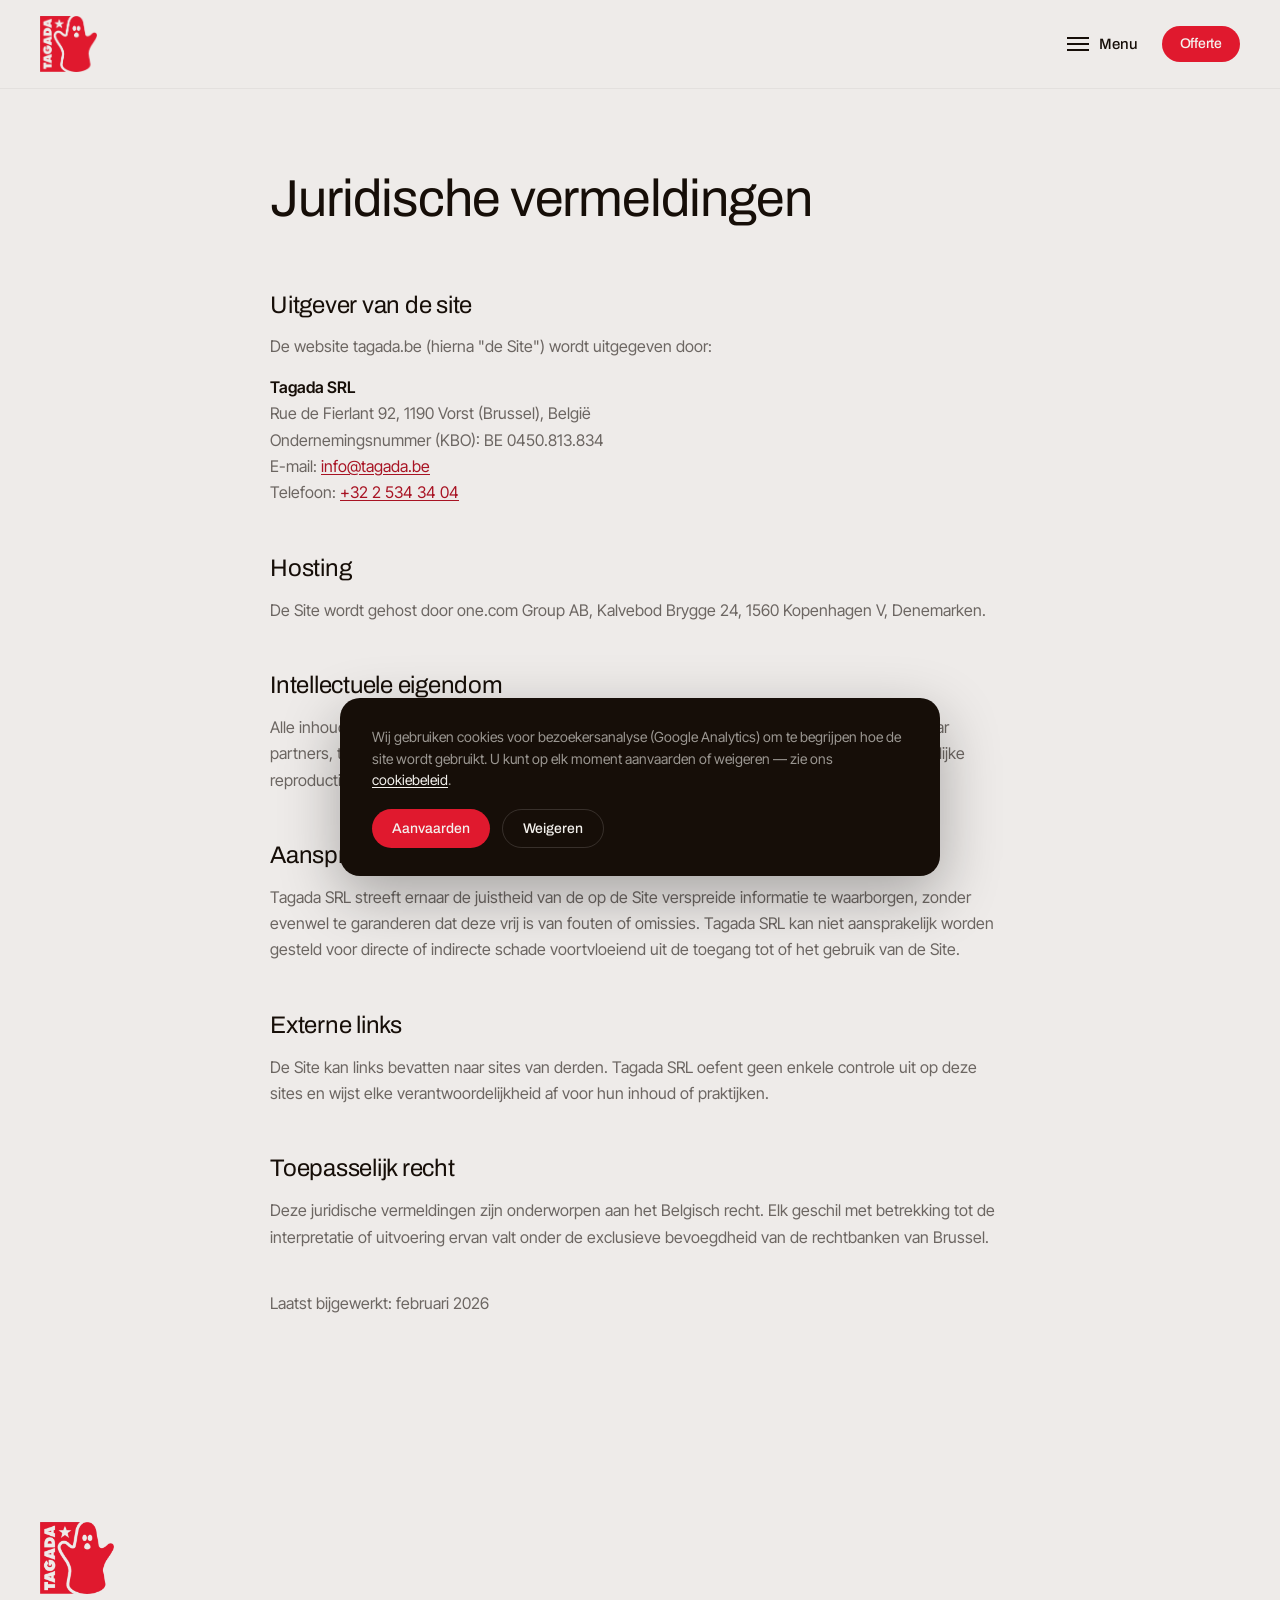
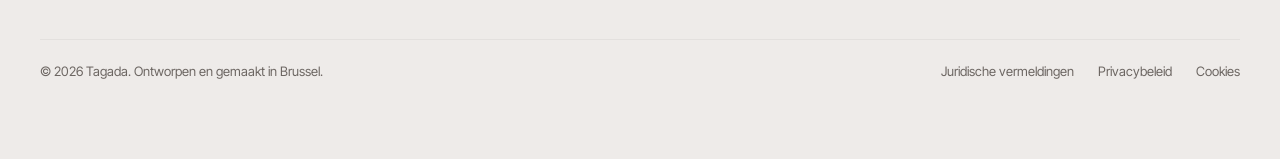
<file: nl/mentions-legales.html>
<!doctype html>
<html lang="nl">
<head>
<meta charset="utf-8">
<meta name="viewport" content="width=device-width, initial-scale=1">
<title>Juridische vermeldingen — Tagada</title>
<meta name="description" content="Juridische vermeldingen van de website Tagada.be: uitgever, hosting, intellectuele eigendom.">
<link rel="canonical" href="https://tagada.be/nl/mentions-legales.html">
<link rel="icon" type="image/x-icon" href="../favicon.ico">
<link rel="icon" type="image/png" sizes="32x32" href="../favicon-32.png">
<link rel="icon" type="image/png" sizes="16x16" href="../favicon-16.png">
<link rel="apple-touch-icon" sizes="180x180" href="../apple-touch-icon.png">
<link rel="manifest" href="../site.webmanifest">
<meta name="theme-color" content="#E0192E">
<link rel="alternate" hreflang="fr" href="https://tagada.be/mentions-legales.html">
<link rel="alternate" hreflang="en" href="https://tagada.be/en/mentions-legales.html">
<link rel="alternate" hreflang="nl" href="https://tagada.be/nl/mentions-legales.html">
<link rel="alternate" hreflang="x-default" href="https://tagada.be/mentions-legales.html">
<meta property="og:type" content="website">
<meta property="og:site_name" content="Tagada">
<meta property="og:title" content="Juridische vermeldingen — Tagada">
<meta property="og:description" content="Juridische vermeldingen van de website Tagada.be: uitgever, hosting, intellectuele eigendom.">
<meta property="og:url" content="https://tagada.be/nl/mentions-legales.html">
<meta property="og:image" content="https://tagada.be/Images/og-image.jpg">
<meta property="og:image:width" content="1200">
<meta property="og:image:height" content="630">
<meta property="og:locale" content="nl_BE">
<meta name="twitter:card" content="summary_large_image">
<meta name="twitter:title" content="Juridische vermeldingen — Tagada">
<meta name="twitter:description" content="Juridische vermeldingen van de website Tagada.be: uitgever, hosting, intellectuele eigendom.">
<meta name="twitter:image" content="https://tagada.be/Images/og-image.jpg">

<style>
@font-face { font-family:'Archivo'; font-weight:400; font-style:normal; font-display:swap; src:url('../fonts/archivo-regular.ttf') format('truetype'); }
@font-face { font-family:'Archivo'; font-weight:500; font-style:normal; font-display:swap; src:url('../fonts/archivo-medium.ttf') format('truetype'); }
@font-face { font-family:'Inter Tight'; font-weight:400; font-style:normal; font-display:swap; src:url('../fonts/inter-tight-regular.ttf') format('truetype'); }
@font-face { font-family:'Inter Tight'; font-weight:500; font-style:normal; font-display:swap; src:url('../fonts/inter-tight-medium.ttf') format('truetype'); }
@font-face { font-family:'Inter Tight'; font-weight:600; font-style:normal; font-display:swap; src:url('../fonts/inter-tight-semibold.ttf') format('truetype'); }

:root{
  --bg: #EEEBE9;
  --surface: #FFFFFF;
  --gray: #E3E0DE;
  --ink: #160E08;
  --ink-60: rgba(22,14,8,.6);
  --ink-35: rgba(22,14,8,.35);
  --ink-15: rgba(22,14,8,.15);
  --line: #E3E0DE;
  --accent: #E0192E;
  --accent-deep: #A81323;
  --on-dark: #F4F1ED;
  --on-dark-60: rgba(244,241,237,.6);
  --on-dark-15: rgba(244,241,237,.15);
  --dark-surface: #221A12;
  --ease: cubic-bezier(.645,.045,.355,1);
  --radius-pill: 800px;
  --radius-lg: 24px;
  --radius-md: 12px;
  --font-display: 'Archivo', 'Arial Narrow', sans-serif;
  --font-body: 'Inter Tight', Arial, sans-serif;
}
*{ box-sizing:border-box; }
html{ scroll-behavior:smooth; }
body{ margin:0; background:var(--bg); color:var(--ink); font-family:var(--font-body); font-size:16px; line-height:1.2; -webkit-font-smoothing:antialiased; }
h1,h2,h3,h4,h5,h6{ margin:0; font-family:var(--font-display); font-weight:400; }
p{ margin:0; }
a{ color:inherit; text-decoration:none; }
img{ display:block; max-width:100%; }
button{ font-family:inherit; }
::selection{ background:#FFDCBF; }

.wrap{ max-width:1280px; margin:0 auto; padding:0 40px; }
section{ padding:112px 0; }
@media (max-width:900px){ section{ padding:72px 0; } .wrap{ padding:0 24px; } }

.eyebrow{ display:inline-flex; align-items:center; gap:8px; font-family:var(--font-display); font-weight:500; font-size:13px; letter-spacing:.06em; text-transform:uppercase; color:var(--accent); margin-bottom:16px; }
.eyebrow::before{ content:''; width:6px; height:6px; border-radius:50%; background:var(--accent); }
.eyebrow.on-dark{ color:var(--accent); }

.btn-primary{ display:inline-flex; align-items:center; gap:8px; background:var(--accent); color:var(--on-dark); font-family:var(--font-display); font-weight:500; font-size:16px; letter-spacing:-.015rem; border-radius:var(--radius-pill); padding:16px 22px; border:none; cursor:pointer; transition:background-color .4s var(--ease); }
.btn-primary:hover{ background:var(--accent-deep); }
.btn-primary svg{ width:16px; height:16px; }
.btn-secondary{ display:inline-flex; align-items:center; gap:8px; font-family:var(--font-display); font-weight:500; font-size:16px; letter-spacing:-.015rem; border-bottom:1px solid currentColor; padding-bottom:2px; transition:opacity .4s var(--ease); }
.btn-secondary:hover{ opacity:.6; }
.btn-outline{ display:inline-flex; align-items:center; gap:8px; border:1px solid var(--ink-35); color:var(--ink); font-family:var(--font-display); font-weight:500; font-size:16px; border-radius:var(--radius-pill); padding:15px 22px; transition:border-color .4s var(--ease), background-color .4s var(--ease); }
.btn-outline:hover{ border-color:var(--ink); }
.btn-outline.on-dark{ border-color:var(--on-dark-15); color:var(--on-dark); }
.btn-outline.on-dark:hover{ border-color:var(--on-dark); }

/* ---------- Navbar ---------- */
.navbar{ position:fixed; top:0; left:0; right:0; z-index:500; background:var(--bg); border-bottom:1px solid var(--line); transition:border-color .3s; }
.navbar-inner{ max-width:1280px; margin:0 auto; padding:16px 40px; display:flex; align-items:center; justify-content:space-between; }
.brand{ display:flex; align-items:center; gap:10px; font-family:var(--font-display); font-weight:500; font-size:20px; letter-spacing:-.02em; }
.brand .mark{ width:auto; height:56px; object-fit:contain; display:block; }
.nav-actions{ display:flex; align-items:center; gap:24px; }
.menu-trigger{ display:flex; align-items:center; gap:10px; background:none; border:none; cursor:pointer; font-family:var(--font-display); font-weight:500; font-size:15px; color:var(--ink); padding:0; }
.menu-trigger .bars{ width:22px; height:14px; position:relative; }
.menu-trigger .bars span{ position:absolute; left:0; width:100%; height:2px; background:var(--ink); transition:transform .3s var(--ease), opacity .3s var(--ease); }
.menu-trigger .bars span:nth-child(1){ top:0; }
.menu-trigger .bars span:nth-child(2){ top:6px; }
.menu-trigger .bars span:nth-child(3){ top:12px; }
.nav-actions .btn-primary{ padding:10px 18px; font-size:14px; }

/* ---------- Menu overlay (anchors) ---------- */
.menu-overlay{ position:fixed; inset:0; z-index:900; background:rgba(17,17,17,.5); backdrop-filter:blur(10px); -webkit-backdrop-filter:blur(10px);
  display:flex; align-items:center; justify-content:center; opacity:0; pointer-events:none; transition:opacity .4s var(--ease); }
.menu-overlay.is-open{ opacity:1; pointer-events:auto; }
.menu-panel{ text-align:center; transform:translateY(16px); transition:transform .5s var(--ease); }
.menu-overlay.is-open .menu-panel{ transform:translateY(0); }
.menu-close{ position:absolute; top:28px; right:40px; width:44px; height:44px; border-radius:50%; border:1px solid var(--on-dark-15); background:none; color:var(--on-dark); cursor:pointer; display:flex; align-items:center; justify-content:center; transition:border-color .3s; }
.menu-close:hover{ border-color:var(--on-dark); }
.menu-links{ display:flex; flex-direction:column; gap:6px; }
.menu-links a{ font-family:var(--font-display); font-weight:400; font-size:clamp(36px,6vw,64px); letter-spacing:-.02em; color:var(--on-dark); transition:opacity .3s; padding:6px 0; }
.menu-links a:hover{ opacity:.55; }
.menu-foot{ margin-top:40px; display:flex; gap:24px; justify-content:center; }
.menu-foot a{ font-family:var(--font-body); font-weight:500; font-size:14px; color:var(--on-dark-60); }
.menu-foot a:hover{ color:var(--on-dark); }
body.menu-open{ overflow:hidden; }

/* ---------- Hero ---------- */
.hero{ position:relative; padding-top:172px; padding-bottom:48px; background:var(--bg); overflow:hidden; }
.hero::before{ content:''; position:absolute; inset:0;
  background-image:
    repeating-linear-gradient(to right, rgba(22,14,8,.08) 0 1px, transparent 1px 62px),
    repeating-linear-gradient(to bottom, rgba(22,14,8,.08) 0 1px, transparent 1px 62px);
  -webkit-mask-image:linear-gradient(to bottom, black 0%, transparent 65%);
  mask-image:linear-gradient(to bottom, black 0%, transparent 65%);
}
.hero-inner{ position:relative; z-index:1; max-width:1280px; margin:0 auto; padding:0 40px; }
.hero h1{ font-size:clamp(36px, 5.2vw, 64px); line-height:1.02; letter-spacing:-.02em; color:var(--ink); text-wrap:balance; max-width:900px; }
.hero p{ margin-top:24px; font-size:19px; line-height:1.55; color:var(--ink-60); font-weight:500; max-width:640px; }
.hero-actions{ margin-top:32px; display:flex; align-items:center; gap:28px; flex-wrap:wrap; }
.video-panel{ position:relative; z-index:1; max-width:1280px; margin:64px auto 0; padding:0 40px; }
.video-frame{ position:relative; border-radius:var(--radius-lg); overflow:hidden; aspect-ratio:16/8; }
.video-frame img{ width:100%; height:100%; object-fit:cover; filter:saturate(.85); }
.video-frame .scrim{ position:absolute; inset:0; background:linear-gradient(180deg, rgba(10,6,3,.05) 0%, rgba(10,6,3,.35) 100%); }
@media (max-width:640px){ .video-frame{ aspect-ratio:4/5; } }

/* ---------- Intro (page-load) reveal — matches the reference's slideInBottom preset ---------- */
.reveal{ opacity:0; transform:translateY(40px); animation:reveal-in .9s cubic-bezier(.25,1,.5,1) forwards; }
.reveal-1{ animation-delay:.05s; }
.reveal-2{ animation-delay:.2s; }
.reveal-3{ animation-delay:.35s; }
.reveal-4{ animation-delay:.5s; }
@keyframes reveal-in{ to{ opacity:1; transform:translateY(0); } }
@media (prefers-reduced-motion: reduce){ .reveal{ animation:none; opacity:1; transform:none; } }

/* ---------- Scroll reveal (sitewide) — same slideInBottom language, IntersectionObserver-driven ---------- */
.reveal-io{ opacity:0; transform:translateY(38px); transition:opacity .9s cubic-bezier(.25,1,.5,1), transform .9s cubic-bezier(.25,1,.5,1); }
.reveal-io.is-visible{ opacity:1; transform:translateY(0); }
@media (prefers-reduced-motion: reduce){ .reveal-io{ opacity:1 !important; transform:none !important; transition:none !important; } }

/* ---------- Image curtain reveal — same mechanism as the accordion fill ---------- */
.curtain{ position:relative; overflow:hidden; }
.curtain .cur-fill{ position:absolute; left:0; right:0; bottom:0; top:auto; height:100%; background:var(--accent); transition:height 1.1s var(--ease); z-index:2; }
.curtain.is-revealed .cur-fill{ height:0%; }
@media (prefers-reduced-motion: reduce){ .curtain .cur-fill{ display:none; } }

/* ---------- Button icon slide — two stacked arrows swapping in a clipped window ---------- */
.icon-slide{ position:relative; width:16px; height:16px; overflow:hidden; display:inline-block; flex-shrink:0; }
.icon-slide svg{ position:absolute; top:0; left:0; width:16px; height:16px; transition:transform 1s var(--ease); }
.icon-slide .ic-a{ transform:translateX(0); }
.icon-slide .ic-b{ transform:translateX(-130%); }
.btn-primary:hover .icon-slide .ic-a{ transform:translateX(130%); }
.btn-primary:hover .icon-slide .ic-b{ transform:translateX(0); }

/* ---------- Navbar hide on scroll-down / reveal on scroll-up ---------- */
.navbar{ transition:transform .5s var(--ease), border-color .3s; }
.navbar.nav-hidden{ transform:translateY(-100%); }

/* ---------- Logo strip ---------- */
.logos-head{ text-align:center; font-family:var(--font-body); font-weight:600; font-size:19px; color:var(--ink); max-width:560px; margin:0 auto 48px; }
.logos-row{ display:flex; align-items:center; justify-content:space-between; gap:24px; flex-wrap:wrap; }
.logo-chip{ height:28px; width:auto; max-width:140px; object-fit:contain; display:block; filter:grayscale(1); opacity:.5; transition:filter .4s var(--ease), opacity .4s var(--ease); }
.logo-chip:hover{ filter:grayscale(0); opacity:1; }

/* ---------- Dark section base ---------- */
.section-dark{ background:var(--ink); color:var(--on-dark); }
.section-gray{ background:var(--gray); }

/* ---------- Why / Tabs ---------- */
.why-grid{ display:grid; grid-template-columns:1fr 1fr; gap:64px; align-items:center; }
.why-media{ position:relative; border-radius:var(--radius-lg); overflow:hidden; aspect-ratio:1/1; }
.why-media img{ width:100%; height:100%; object-fit:cover; }
.why-h2{ font-size:clamp(30px,3.4vw,42px); line-height:1.05; letter-spacing:-.02em; max-width:14ch; text-wrap:balance; }
.why-text{ margin-top:20px; font-size:18px; line-height:1.55; color:var(--on-dark-60); font-weight:500; max-width:52ch; }
.why-list{ margin-top:36px; display:flex; flex-direction:column; }
.why-item{ padding:22px 0; border-top:1px solid var(--on-dark-15); }
.why-item:last-child{ border-bottom:1px solid var(--on-dark-15); }
.why-item h4{ font-family:var(--font-display); font-weight:500; font-size:19px; }
.why-item p{ margin-top:8px; font-size:15px; line-height:1.5; color:var(--on-dark-60); }
.why-actions{ margin-top:32px; display:flex; align-items:center; gap:24px; }

/* ---------- Portfolio ---------- */
.section-head{ max-width:680px; margin-bottom:56px; }
.section-head h2{ font-size:clamp(32px,4vw,48px); letter-spacing:-.02em; line-height:1.05; text-wrap:balance; }
.section-head p{ margin-top:16px; font-size:18px; line-height:1.5; color:var(--ink-60); font-weight:500; }
.section-head-row{ display:flex; justify-content:space-between; align-items:flex-end; gap:32px; flex-wrap:wrap; margin-bottom:56px; }

.portfolio-grid{ columns:3; column-gap:24px; }
@media (max-width:1000px){ .portfolio-grid{ columns:2; } }
@media (max-width:640px){ .portfolio-grid{ columns:1; } }
.p-card{ break-inside:avoid; margin-bottom:24px; }
.p-card .frame{ position:relative; border-radius:var(--radius-md); overflow:hidden; }
.p-card .frame img{ width:100%; display:block; transition:transform 1s var(--ease); }
.p-card:hover .frame img{ transform:scale(1.08); }
.p-card .body{ padding-top:20px; }
.p-card h3{ font-size:22px; letter-spacing:-.01em; }
.p-card .desc{ margin-top:10px; font-size:15px; line-height:1.5; color:var(--ink-60); }
.p-tags{ margin-top:14px; display:flex; gap:8px; flex-wrap:wrap; }
.p-tag{ font-family:var(--font-body); font-weight:500; font-size:12px; color:var(--ink-60); border:1px solid var(--ink-15); border-radius:6px; padding:5px 10px; }
.portfolio-more{ margin-top:48px; text-align:center; }

/* ---------- Atelier / list ---------- */
.atelier-grid{ display:grid; grid-template-columns:1fr 1fr; gap:64px; align-items:center; }
.atelier-media{ border-radius:var(--radius-lg); overflow:hidden; aspect-ratio:3/4; }
.atelier-media img{ width:100%; height:100%; object-fit:cover; }
.atelier-list{ margin-top:28px; display:flex; flex-direction:column; gap:20px; }
.atelier-item{ display:flex; gap:16px; align-items:flex-start; }
.atelier-item .ic{ width:24px; height:24px; flex-shrink:0; color:var(--accent-deep); margin-top:2px; }
.atelier-item p{ font-size:16px; line-height:1.5; }
.atelier-actions{ margin-top:32px; display:flex; align-items:center; gap:24px; }
@media (max-width:900px){ .why-grid, .atelier-grid{ grid-template-columns:1fr; } }

/* ---------- Accordion (FAQ) — matches design system curtain ---------- */
.accordion-list{ display:flex; flex-direction:column; gap:14px; }
.accordion2{ position:relative; background:rgba(244,241,237,.06); border:1px solid var(--on-dark-15); border-radius:16px; overflow:hidden; cursor:pointer; }
.accordion2 .fill{ position:absolute; left:0; top:0; width:100%; height:0%; background:var(--accent); transition:height .7s var(--ease); }
.accordion2 .fill.hover-fill{ z-index:1; }
.accordion2 .fill.open-fill{ z-index:2; }
.accordion2:hover .fill.hover-fill{ height:100%; }
.accordion2.is-active .fill.open-fill{ height:100%; }
.accordion2 .head{ position:relative; z-index:3; display:flex; gap:20px; align-items:center; padding:22px 26px; }
.accordion2 .head p{ flex:1; font-family:var(--font-body); font-weight:600; font-size:18px; color:var(--on-dark); transition:color .4s var(--ease); }
.accordion2.is-active .head p, .accordion2:hover .head p{ color:var(--ink); }
.accordion2 .icon{ width:32px; height:32px; border-radius:50%; border:1px solid var(--on-dark-15); display:flex; align-items:center; justify-content:center; font-family:var(--font-display); font-size:18px; line-height:1; color:var(--on-dark); transition:transform .7s var(--ease), color .4s var(--ease), border-color .4s var(--ease); flex-shrink:0; }
.accordion2.is-active .icon{ transform:rotate(45deg); }
.accordion2.is-active .icon, .accordion2:hover .icon{ color:var(--ink); border-color:var(--ink-35); }
.accordion2 .body{ position:relative; z-index:3; max-height:0; overflow:hidden; transition:max-height .7s var(--ease); }
.accordion2.is-active .body{ max-height:160px; }
.accordion2 .body p{ margin:0; padding:0 26px 22px; font-size:15px; line-height:1.6; max-width:64ch; color:var(--ink); }
.faq-more{ margin-top:56px; max-width:520px; }
.faq-more h3{ font-size:26px; letter-spacing:-.01em; }
.faq-more p{ margin-top:10px; font-size:16px; color:var(--on-dark-60); }
.faq-more .btn-outline{ margin-top:20px; }

/* ---------- CTA ---------- */
.cta-card{ position:relative; overflow:hidden; background:var(--gray); color:var(--ink); border-radius:var(--radius-lg); padding:80px 40px; text-align:center; }
.cta-card::before{ content:''; position:absolute; inset:0;
  background-image:
    repeating-linear-gradient(to right, rgba(22,14,8,.09) 0 1px, transparent 1px 62px),
    repeating-linear-gradient(to bottom, rgba(22,14,8,.09) 0 1px, transparent 1px 62px);
  -webkit-mask-image:radial-gradient(ellipse at center, black 0%, transparent 75%);
  mask-image:radial-gradient(ellipse at center, black 0%, transparent 75%);
}
.cta-card > *{ position:relative; z-index:1; }
.cta-card h2{ font-size:clamp(30px,4vw,44px); letter-spacing:-.02em; max-width:16ch; margin:0 auto; text-wrap:balance; }
.cta-card p{ margin-top:18px; font-size:18px; color:var(--ink-60); max-width:52ch; margin-left:auto; margin-right:auto; }
.cta-actions{ margin-top:32px; display:flex; gap:16px; justify-content:center; flex-wrap:wrap; }

/* ---------- Contact ---------- */
.contact-grid{ display:grid; grid-template-columns:1.1fr .9fr; gap:80px; }
.field{ margin-bottom:20px; }
.field label{ display:block; font-family:var(--font-body); font-weight:600; font-size:14px; margin-bottom:8px; color:var(--on-dark-60); }
.field input, .field select, .field textarea{ width:100%; background:rgba(244,241,237,.06); border:1px solid var(--on-dark-15); border-radius:var(--radius-md); padding:13px 16px; font-family:var(--font-body); font-size:15px; color:var(--on-dark); transition:border-color .3s var(--ease); }
.field input:focus, .field select:focus, .field textarea:focus{ outline:none; border-color:var(--accent); }
.field textarea{ resize:vertical; min-height:110px; }
.row2{ display:grid; grid-template-columns:1fr 1fr; gap:20px; }
.radios{ display:grid; grid-template-columns:1fr 1fr; gap:12px 20px; margin-top:8px; }
.radio-opt{ display:flex; align-items:center; gap:10px; font-size:15px; }
.radio-opt input{ width:18px; height:18px; accent-color:var(--accent); }
.check-opt{ display:flex; align-items:center; gap:10px; font-size:14px; color:var(--on-dark-60); margin:8px 0 24px; }
.check-opt input{ width:18px; height:18px; accent-color:var(--accent); }
.contact-info{ display:flex; flex-direction:column; gap:36px; }
.info-block{ display:flex; gap:16px; }
.info-block .ic{ width:28px; height:28px; color:var(--accent); flex-shrink:0; }
.info-block h4{ font-size:18px; margin-bottom:4px; }
.info-block p{ font-size:15px; color:var(--on-dark-60); line-height:1.5; }
.info-block a{ font-size:15px; text-decoration:underline; text-underline-offset:3px; }
@media (max-width:900px){ .contact-grid{ grid-template-columns:1fr; gap:48px; } .row2, .radios{ grid-template-columns:1fr; } }

/* ---------- Footer ---------- */
.footer-cols{ display:flex; gap:80px; flex-wrap:wrap; }
.footer-col{ min-width:160px; }
.footer-col h5{ font-family:var(--font-display); font-weight:500; font-size:14px; text-transform:uppercase; letter-spacing:.05em; color:var(--ink-60); margin-bottom:16px; }
.footer-col a{ display:block; font-size:15px; padding:8px 0; }
.footer-col a:hover{ color:var(--accent-deep); }
.footer-col a.social-link{ display:flex; align-items:center; gap:12px; }
.social-link .ic{ width:18px; height:18px; flex-shrink:0; }
.footer-brand{ display:inline-block; }
.footer-brand img{ height:72px; width:auto; display:block; }
.footer-credits{ margin-top:40px; padding-top:24px; border-top:1px solid var(--line); display:flex; justify-content:space-between; align-items:center; gap:20px; flex-wrap:wrap; font-size:13px; color:var(--ink-60); }
.footer-legal{ display:flex; gap:24px; }
@media (max-width:900px){ .footer-cols{ gap:40px; } }
/* ---------- Cookie consent ---------- */
.cookie-banner{ position:fixed; left:24px; right:24px; bottom:24px; z-index:950; max-width:600px; margin:0 auto;
  background:var(--ink); color:var(--on-dark); border-radius:20px; padding:28px 32px; box-shadow:0 20px 60px rgba(0,0,0,.3);
  transform:translateY(24px); opacity:0; pointer-events:none; transition:transform .5s var(--ease), opacity .5s var(--ease); }
.cookie-banner.is-shown{ transform:translateY(0); opacity:1; pointer-events:auto; }
.cookie-banner p{ font-size:14px; line-height:1.55; color:var(--on-dark-60); }
.cookie-banner a{ text-decoration:underline; color:var(--on-dark); text-underline-offset:2px; }
.cookie-actions{ margin-top:18px; display:flex; gap:12px; flex-wrap:wrap; }
.cookie-actions button{ font-family:var(--font-display); font-weight:500; font-size:14px; border-radius:var(--radius-pill); padding:11px 20px; cursor:pointer; transition:background-color .4s var(--ease), border-color .4s var(--ease); }
.cookie-actions .cb-accept{ background:var(--accent); color:var(--on-dark); border:none; }
.cookie-actions .cb-accept:hover{ background:var(--accent-deep); }
.cookie-actions .cb-reject{ background:none; color:var(--on-dark); border:1px solid var(--on-dark-15); }
.cookie-actions .cb-reject:hover{ border-color:var(--on-dark); }
@media (max-width:520px){ .cookie-banner{ left:12px; right:12px; bottom:12px; padding:22px; } }
/* ---------- Legal page prose ---------- */
.legal-hero{ padding:172px 0 64px; background:var(--bg); }
.legal-hero .wrap{ max-width:820px; }
.legal-hero h1{ font-size:clamp(32px,4.4vw,52px); letter-spacing:-.02em; line-height:1.05; }
.legal-hero p{ margin-top:16px; font-size:17px; color:var(--ink-60); }
.legal-body{ padding:0 0 112px; background:var(--bg); }
.legal-body .wrap{ max-width:820px; }
.legal-body h2{ font-size:24px; letter-spacing:-.01em; margin-top:48px; margin-bottom:14px; }
.legal-body h2:first-child{ margin-top:0; }
.legal-body p{ font-size:16px; line-height:1.65; color:var(--ink-60); margin-bottom:14px; }
.legal-body strong{ color:var(--ink); font-weight:600; }
.legal-body a{ color:var(--accent-deep); text-decoration:underline; text-underline-offset:2px; }
.legal-body ul{ margin:0 0 14px; padding-left:22px; }
.legal-body li{ font-size:16px; line-height:1.65; color:var(--ink-60); margin-bottom:8px; }
.legal-table{ width:100%; border-collapse:collapse; margin:20px 0 28px; font-size:14px; }
.legal-table th, .legal-table td{ text-align:left; padding:12px 14px; border-bottom:1px solid var(--line); vertical-align:top; }
.legal-table th{ font-family:var(--font-display); font-weight:500; font-size:12px; text-transform:uppercase; letter-spacing:.04em; color:var(--ink-60); }
.legal-table-wrap{ overflow-x:auto; }
.legal-updated{ margin-top:40px; font-size:13px; color:var(--ink-35); }
.legal-body .btn-outline{ margin-top:8px; }


.menu-foot a.is-current{ color:var(--on-dark); text-decoration:underline; text-underline-offset:3px; }
</style>
</head>
<body>
<nav class="navbar">
  <div class="navbar-inner">
    <a class="brand" href="index.html"><img class="mark" src="../Images/site/logo-tagada-red.png" alt="Tagada"></a>
    <div class="nav-actions">
      <button class="menu-trigger" onclick="toggleMenu(true)">
        <span class="bars"><span></span><span></span><span></span></span>
        Menu
      </button>
      <a href="index.html#contact" class="btn-primary">Offerte</a>
    </div>
  </div>
</nav>

<div class="menu-overlay" id="menuOverlay">
  <button class="menu-close" onclick="toggleMenu(false)" aria-label="Menu sluiten">
    <svg width="18" height="18" viewBox="0 0 24 24" fill="none" stroke="currentColor" stroke-width="2"><path d="M18 6L6 18M6 6l12 12"/></svg>
  </button>
  <div class="menu-panel">
    <div class="menu-links">
      <a href="index.html#pourquoi" onclick="toggleMenu(false)">Expertise</a>
      <a href="index.html#rse" onclick="toggleMenu(false)">Engagementen</a>
      <a href="index.html#portfolio" onclick="toggleMenu(false)">Realisaties</a>
      <a href="index.html#atelier" onclick="toggleMenu(false)">Atelier</a>
      <a href="index.html#faq" onclick="toggleMenu(false)">FAQ</a>
      <a href="index.html#contact" onclick="toggleMenu(false)">Contact</a>
    </div>
    <div class="menu-foot">
      <a href="mailto:info@tagada.be">info@tagada.be</a>
      <a href="tel:+3225343404">+32 2 534 34 04</a>
    </div>
    <div class="menu-foot" style="margin-top:16px;"><a href="https://tagada.be/mentions-legales.html">FR</a><a href="https://tagada.be/en/mentions-legales.html">EN</a><a href="https://tagada.be/nl/mentions-legales.html" class="is-current">NL</a></div>
  </div>
</div>

<section class="legal-hero">
  <div class="wrap">
    <h1>Juridische vermeldingen</h1>
  </div>
</section>

<section class="legal-body">
  <div class="wrap">

    <h2>Uitgever van de site</h2>
    <p>De website tagada.be (hierna "de Site") wordt uitgegeven door:</p>
    <p><strong>Tagada SRL</strong><br>
    Rue de Fierlant 92, 1190 Vorst (Brussel), België<br>
    Ondernemingsnummer (KBO): BE 0450.813.834<br>
    E-mail: <a href="mailto:info@tagada.be">info@tagada.be</a><br>
    Telefoon: <a href="tel:+3225343404">+32 2 534 34 04</a></p>

    <h2>Hosting</h2>
    <p>De Site wordt gehost door one.com Group AB, Kalvebod Brygge 24, 1560 Kopenhagen V, Denemarken.</p>

    <h2>Intellectuele eigendom</h2>
    <p>Alle inhoud op de Site (teksten, afbeeldingen, logo's, lay-out) is eigendom van Tagada SRL of haar partners, tenzij anders vermeld, en is beschermd door het auteursrecht. Elke gehele of gedeeltelijke reproductie of weergave zonder voorafgaande toestemming is verboden.</p>

    <h2>Aansprakelijkheid</h2>
    <p>Tagada SRL streeft ernaar de juistheid van de op de Site verspreide informatie te waarborgen, zonder evenwel te garanderen dat deze vrij is van fouten of omissies. Tagada SRL kan niet aansprakelijk worden gesteld voor directe of indirecte schade voortvloeiend uit de toegang tot of het gebruik van de Site.</p>

    <h2>Externe links</h2>
    <p>De Site kan links bevatten naar sites van derden. Tagada SRL oefent geen enkele controle uit op deze sites en wijst elke verantwoordelijkheid af voor hun inhoud of praktijken.</p>

    <h2>Toepasselijk recht</h2>
    <p>Deze juridische vermeldingen zijn onderworpen aan het Belgisch recht. Elk geschil met betrekking tot de interpretatie of uitvoering ervan valt onder de exclusieve bevoegdheid van de rechtbanken van Brussel.</p>

    <p class="legal-updated">Laatst bijgewerkt: februari 2026</p>

  </div>
</section>

<footer>
  <div class="wrap" style="padding:80px 40px;">
    <!-- Sociale links verborgen tot de echte Facebook / Instagram / LinkedIn-URL's gekend zijn
    <div class="footer-cols reveal-io" data-reveal-group>
      <div class="footer-col">
        <h5>Volg ons</h5>
        <a class="social-link" href="#"><svg class="ic" viewBox="0 0 24 24" fill="currentColor"><path d="M22 12a10 10 0 10-11.6 9.9v-7H7.9V12h2.5V9.8c0-2.5 1.5-3.9 3.8-3.9 1.1 0 2.2.2 2.2.2v2.4h-1.3c-1.2 0-1.6.8-1.6 1.6V12h2.8l-.4 2.9h-2.4v7A10 10 0 0022 12z"/></svg>Facebook</a>
        <a class="social-link" href="#"><svg class="ic" viewBox="0 0 24 24" fill="none" stroke="currentColor" stroke-width="1.8"><rect x="2" y="2" width="20" height="20" rx="5"/><circle cx="12" cy="12" r="4"/><circle cx="17.5" cy="6.5" r="1"/></svg>Instagram</a>
        <a class="social-link" href="#"><svg class="ic" viewBox="0 0 24 24" fill="currentColor"><path d="M4.98 3.5a2.5 2.5 0 11-.02 5 2.5 2.5 0 01.02-5zM3 9h4v12H3zM9 9h3.8v1.7h.05c.53-1 1.83-2.05 3.77-2.05 4.03 0 4.78 2.65 4.78 6.1V21h-4v-5.6c0-1.34-.03-3.07-1.87-3.07-1.87 0-2.16 1.46-2.16 2.97V21H9z"/></svg>LinkedIn</a>
      </div>
    </div>
    -->
    <a class="footer-brand" href="index.html" aria-label="Tagada"><img loading="lazy" src="../Images/site/logo-tagada-red.png" alt="Tagada"></a>
    <div class="footer-credits">
      <span>© 2026 Tagada. Ontworpen en gemaakt in Brussel.</span>
      <div class="footer-legal"><a href="mentions-legales.html">Juridische vermeldingen</a><a href="confidentialite.html">Privacybeleid</a><a href="cookies.html">Cookies</a></div>
    </div>
  </div>
</footer>

<div class="cookie-banner" id="cookieBanner" role="dialog" aria-label="Preferences cookies">
  <p>Wij gebruiken cookies voor bezoekersanalyse (Google Analytics) om te begrijpen hoe de site wordt gebruikt. U kunt op elk moment aanvaarden of weigeren &mdash; zie ons <a href="cookies.html">cookiebeleid</a>.</p>
  <div class="cookie-actions">
    <button class="cb-accept" onclick="tagadaSetConsent(true)">Aanvaarden</button>
    <button class="cb-reject" onclick="tagadaSetConsent(false)">Weigeren</button>
  </div>
</div>

<script>
function toggleMenu(open){
  document.getElementById('menuOverlay').classList.toggle('is-open', open);
  document.body.classList.toggle('menu-open', open);
}

document.querySelectorAll('.accordion2').forEach(function(item, i){
  if (i === 0) item.classList.add('is-active');
  item.addEventListener('click', function(){ item.classList.toggle('is-active'); });
});

/* Scroll reveal — stagger siblings inside each [data-reveal-group], then
   fire once each .reveal-io / .curtain scrolls into view. Deliberately polls
   on a plain interval instead of scroll/rAF/IntersectionObserver: those all
   tie to the compositor's paint cycle, which some sandboxed embeddings throttle
   or never tick, silently leaving content stuck invisible. A timer always runs. */
(function(){
  document.querySelectorAll('[data-reveal-group]').forEach(function(group){
    var items = group.querySelectorAll('.reveal-io, .curtain, .p-card');
    items.forEach(function(el, i){ el.style.transitionDelay = (Math.min(i, 6) * 90) + 'ms'; });
  });
  var targets = Array.prototype.slice.call(document.querySelectorAll('.reveal-io, .curtain'));
  var timer = setInterval(sweep, 150);
  function sweep(){
    if (!targets.length){ clearInterval(timer); return; }
    var vh = window.innerHeight;
    targets = targets.filter(function(el){
      var r = el.getBoundingClientRect();
      if (r.top < vh - 60 && r.bottom > 0){
        // an element can be both .reveal-io (fade+slide in) AND .curtain
        // (its own orange lift) at once — flag each independently, or the
        // one that runs second silently overwrites/skips the other.
        if (el.classList.contains('reveal-io')) el.classList.add('is-visible');
        if (el.classList.contains('curtain')) el.classList.add('is-revealed');
        return false;
      }
      return true;
    });
  }
  sweep();
})();

/* Navbar — hide on scroll down, reveal on scroll up (matches the reference navbar). Polled, see note above. */
(function(){
  var nav = document.querySelector('.navbar');
  var lastY = window.scrollY;
  setInterval(function(){
    var y = window.scrollY;
    if (y === lastY) return;
    if (y > lastY && y > 140) nav.classList.add('nav-hidden');
    else nav.classList.remove('nav-hidden');
    lastY = y;
  }, 150);
})();

/* ---------- Cookie consent + Google Analytics gating ---------- */
var GA_MEASUREMENT_ID = 'G-HF92ERQL9P'; // Google Analytics 4, propriete tagada.be

function tagadaLoadAnalytics(){
  if (!GA_MEASUREMENT_ID) return;
  var s = document.createElement('script');
  s.async = true;
  s.src = 'https://www.googletagmanager.com/gtag/js?id=' + GA_MEASUREMENT_ID;
  document.head.appendChild(s);
  window.dataLayer = window.dataLayer || [];
  window.gtag = function(){ dataLayer.push(arguments); };
  gtag('js', new Date());
  gtag('config', GA_MEASUREMENT_ID, { anonymize_ip: true });
}

/* Sends a GA4 event only when analytics is loaded, i.e. after cookie consent. */
function tagadaTrack(name, params){
  if (window.gtag) gtag('event', name, params || {});
}
document.addEventListener('click', function(e){
  var link = e.target.closest && e.target.closest('a[href^="tel:"], a[href^="mailto:"]');
  if (!link) return;
  tagadaTrack(link.href.indexOf('tel:') === 0 ? 'clic_telephone' : 'clic_email', { link_url: link.href });
});

function tagadaSetConsent(accepted){
  localStorage.setItem('tagada_consent', accepted ? 'accepted' : 'rejected');
  document.getElementById('cookieBanner').classList.remove('is-shown');
  if (accepted) tagadaLoadAnalytics();
}

function tagadaOpenCookiePrefs(){
  document.getElementById('cookieBanner').classList.add('is-shown');
}

(function(){
  var consent = localStorage.getItem('tagada_consent');
  if (consent === 'accepted'){ tagadaLoadAnalytics(); }
  else if (consent !== 'rejected'){
    setTimeout(function(){ document.getElementById('cookieBanner').classList.add('is-shown'); }, 600);
  }
})();
</script>
</body>
</html>
</file>
